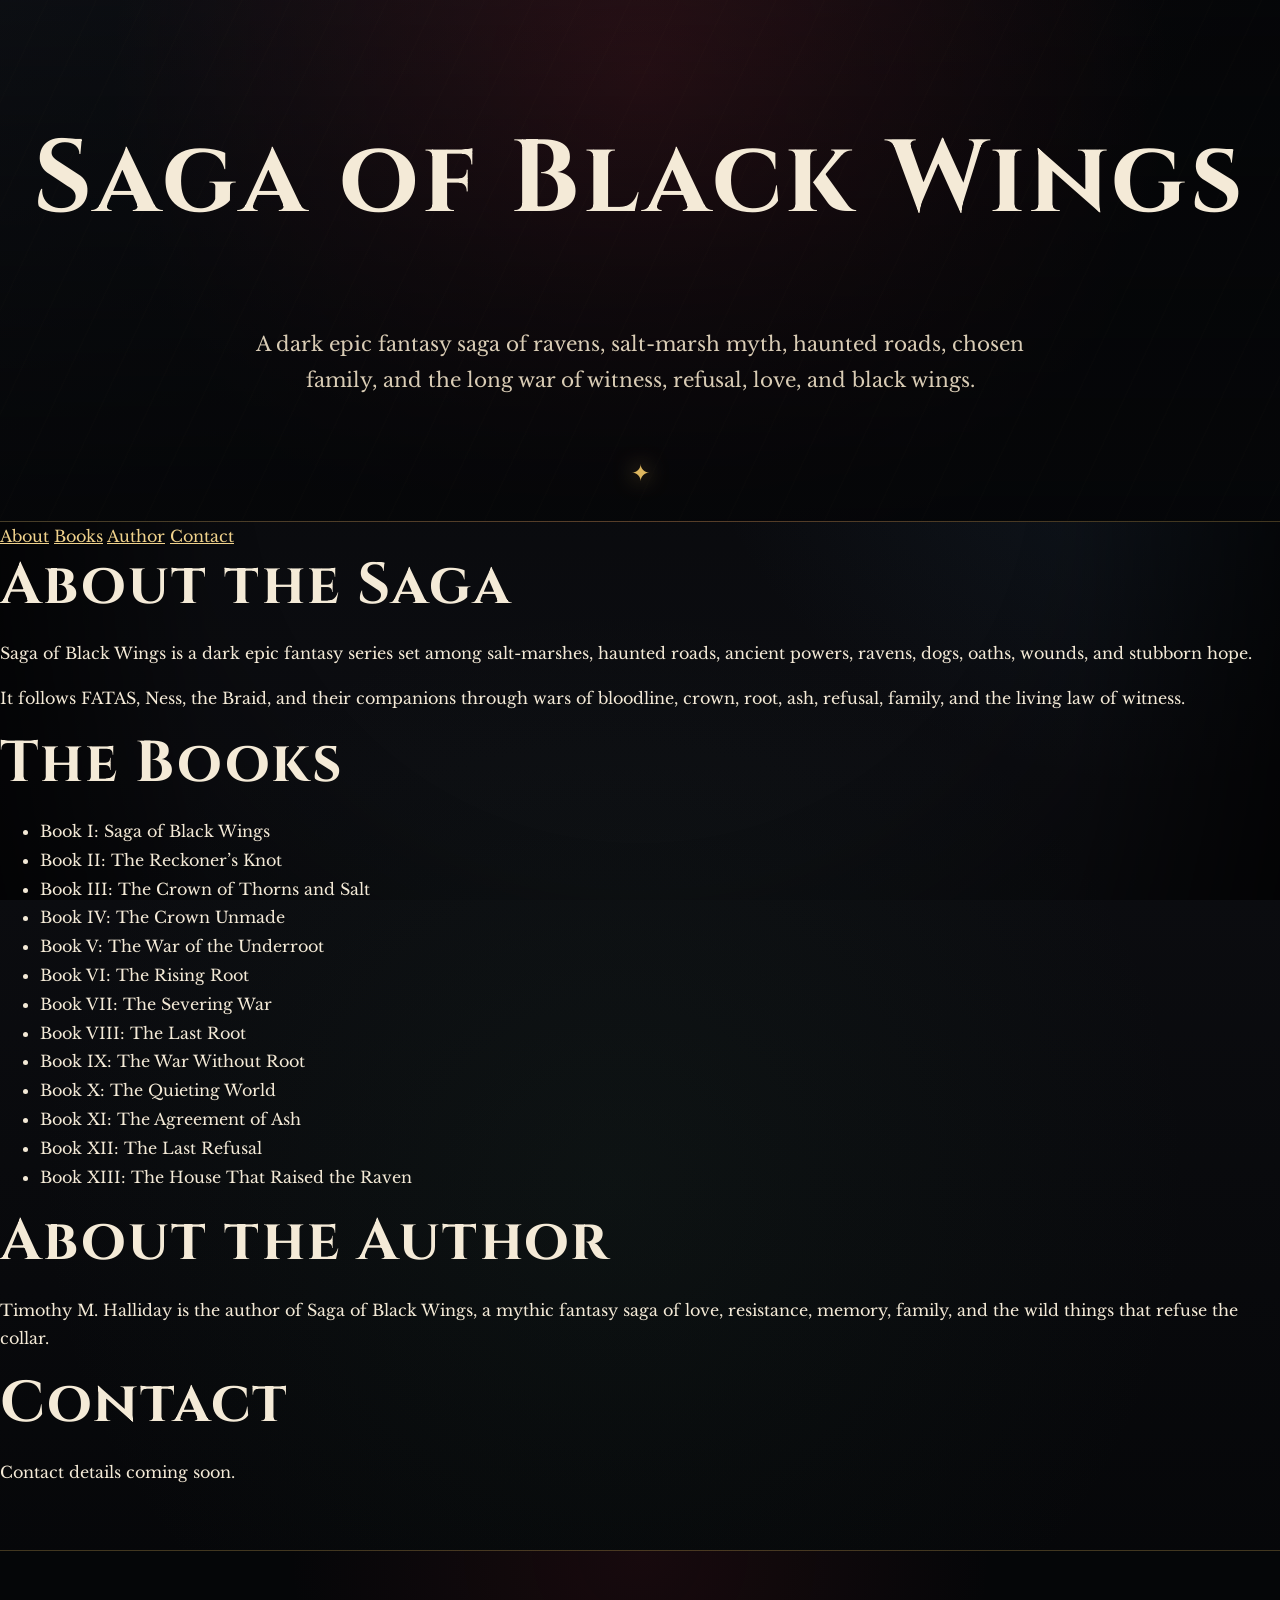
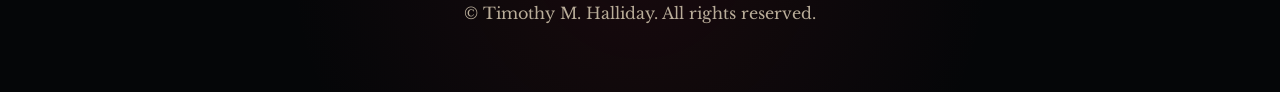
<file: Index.html>
<!DOCTYPE html>

<html lang="en">

<head>

  <meta charset="UTF-8">

  <meta name="viewport" content="width=device-width, initial-scale=1.0">

  <title>Saga of Black Wings</title>

  <link rel="stylesheet" href="style.css">

</head>

<body>

  <header class="hero">

    <h1>Saga of Black Wings</h1>

    <p class="tagline">A dark epic fantasy saga of ravens, salt-marsh myth, haunted roads, chosen family, and the long war of witness, refusal, love, and black wings.</p>

  </header>

  <nav>

    <a href="#about">About</a>

    <a href="#books">Books</a>

    <a href="#author">Author</a>

    <a href="#contact">Contact</a>

  </nav>

  <main>

    <section id="about">

      <h2>About the Saga</h2>

      <p>

        Saga of Black Wings is a dark epic fantasy series set among salt-marshes,

        haunted roads, ancient powers, ravens, dogs, oaths, wounds, and stubborn hope.

      </p>

      <p>

        It follows FATAS, Ness, the Braid, and their companions through wars of bloodline,

        crown, root, ash, refusal, family, and the living law of witness.

      </p>

    </section>

    <section id="books">

      <h2>The Books</h2>

      <ul>

        <li>Book I: Saga of Black Wings</li>

        <li>Book II: The Reckoner’s Knot</li>

        <li>Book III: The Crown of Thorns and Salt</li>

        <li>Book IV: The Crown Unmade</li>

        <li>Book V: The War of the Underroot</li>

        <li>Book VI: The Rising Root</li>

        <li>Book VII: The Severing War</li>

        <li>Book VIII: The Last Root</li>

        <li>Book IX: The War Without Root</li>

        <li>Book X: The Quieting World</li>

        <li>Book XI: The Agreement of Ash</li>

        <li>Book XII: The Last Refusal</li>

        <li>Book XIII: The House That Raised the Raven</li>

      </ul>

    </section>

    <section id="author">

      <h2>About the Author</h2>

      <p>

        Timothy M. Halliday is the author of Saga of Black Wings, a mythic fantasy saga

        of love, resistance, memory, family, and the wild things that refuse the collar.

      </p>

    </section>

    <section id="contact">

      <h2>Contact</h2>

      <p>Contact details coming soon.</p>

    </section>

  </main>

  <footer>

    <p>© Timothy M. Halliday. All rights reserved.</p>

  </footer>

</body>

</html>
</file>
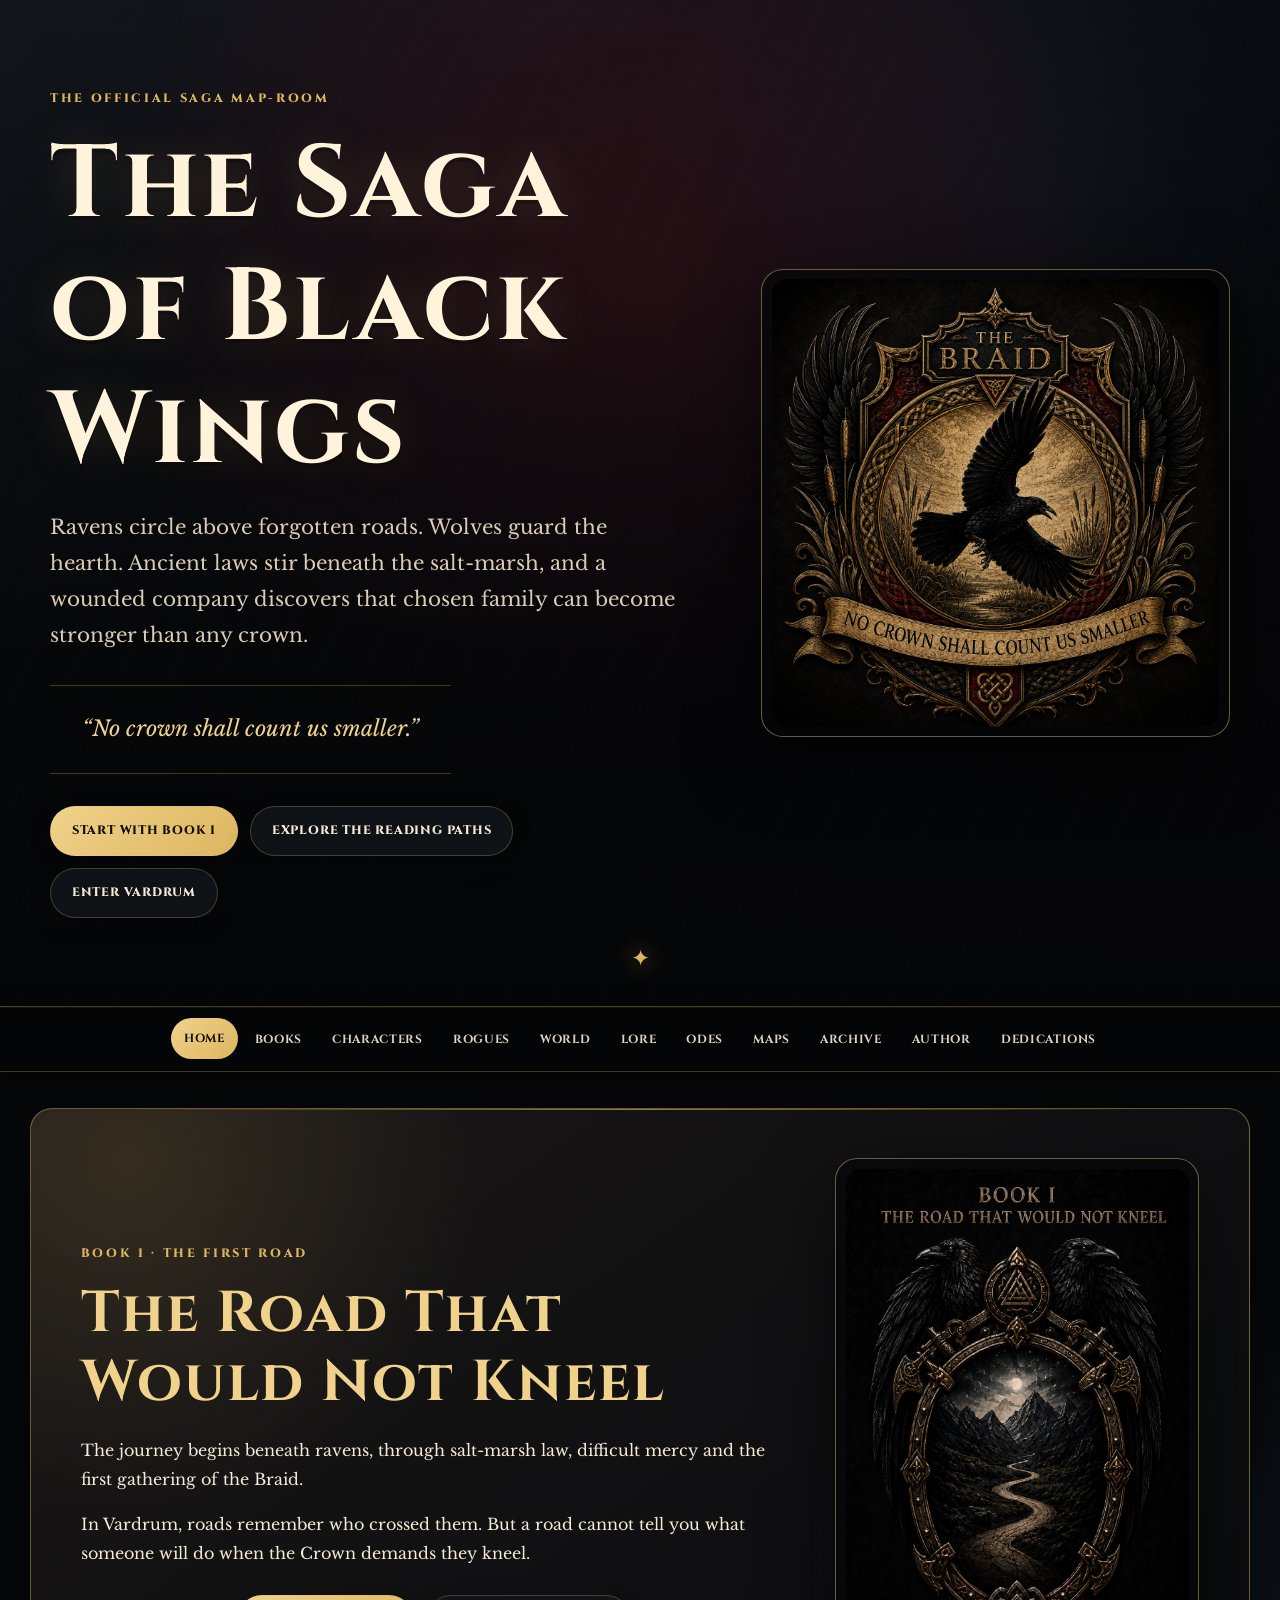
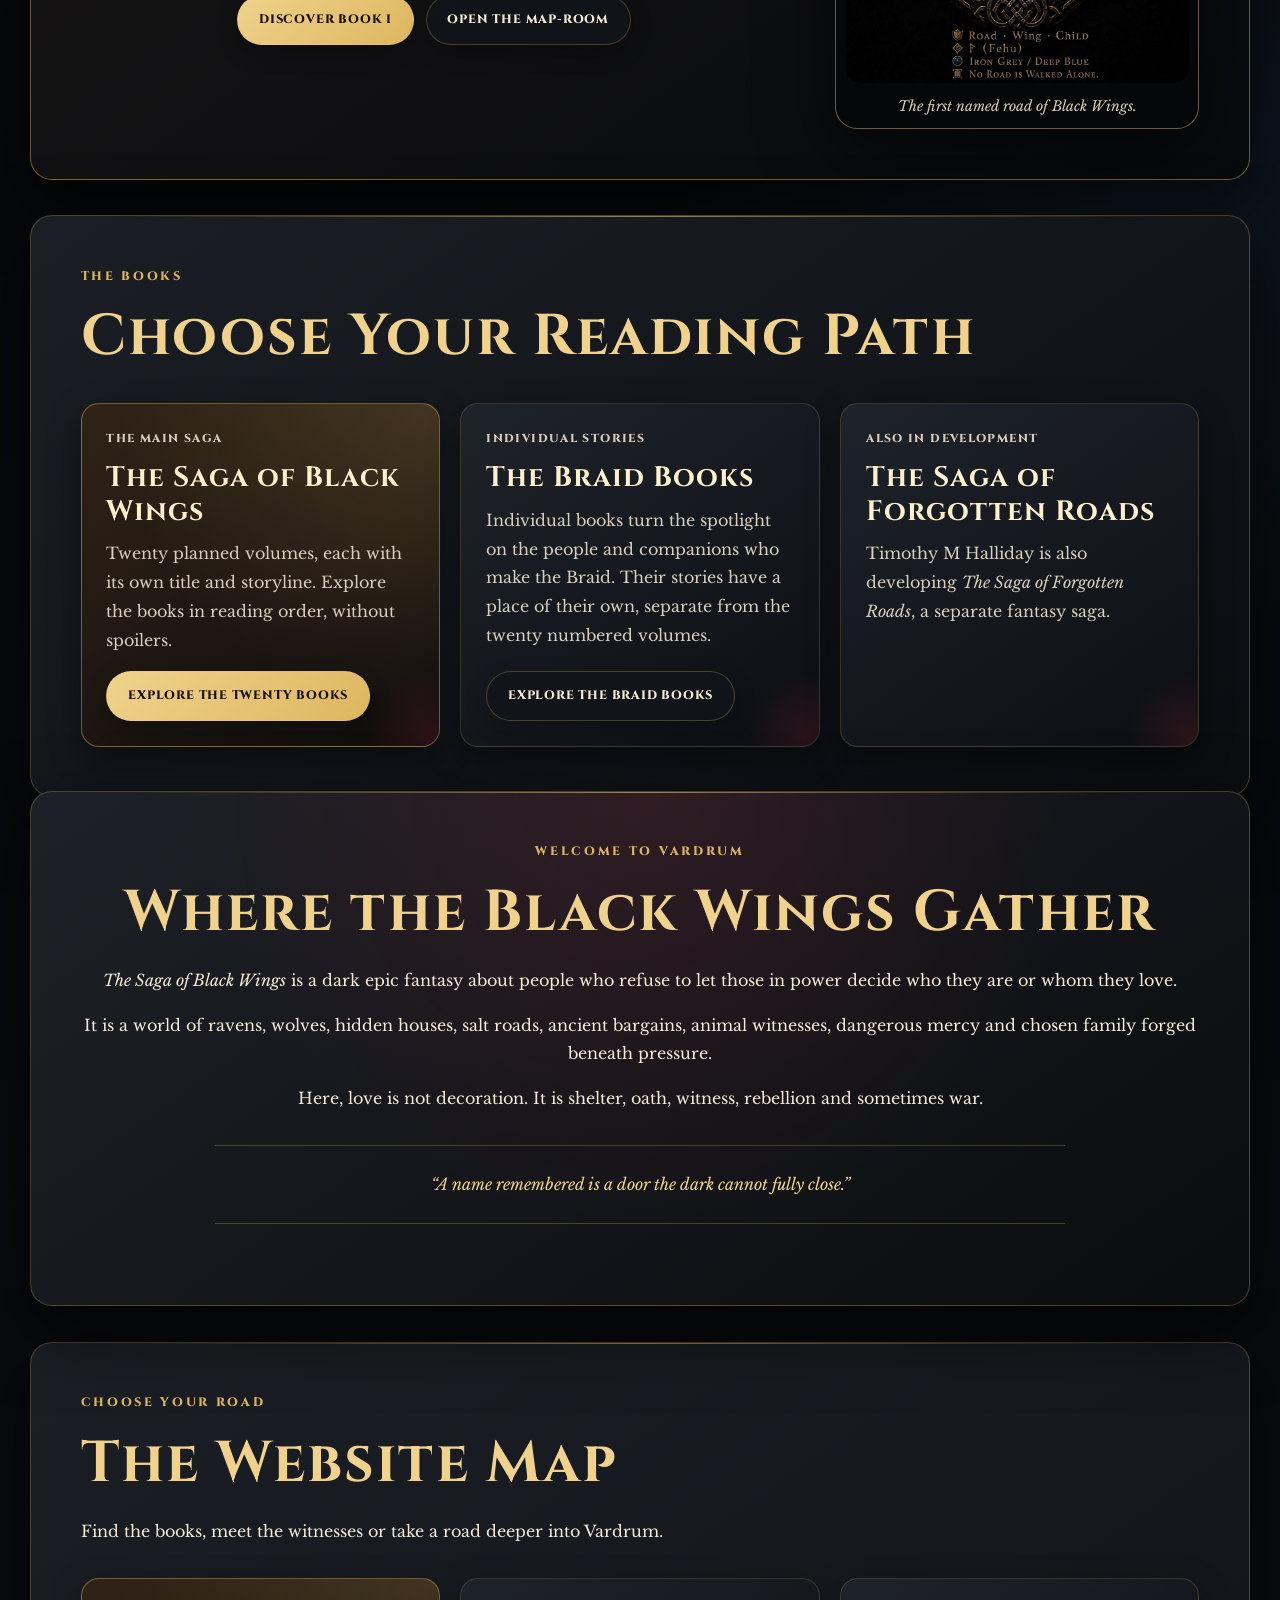
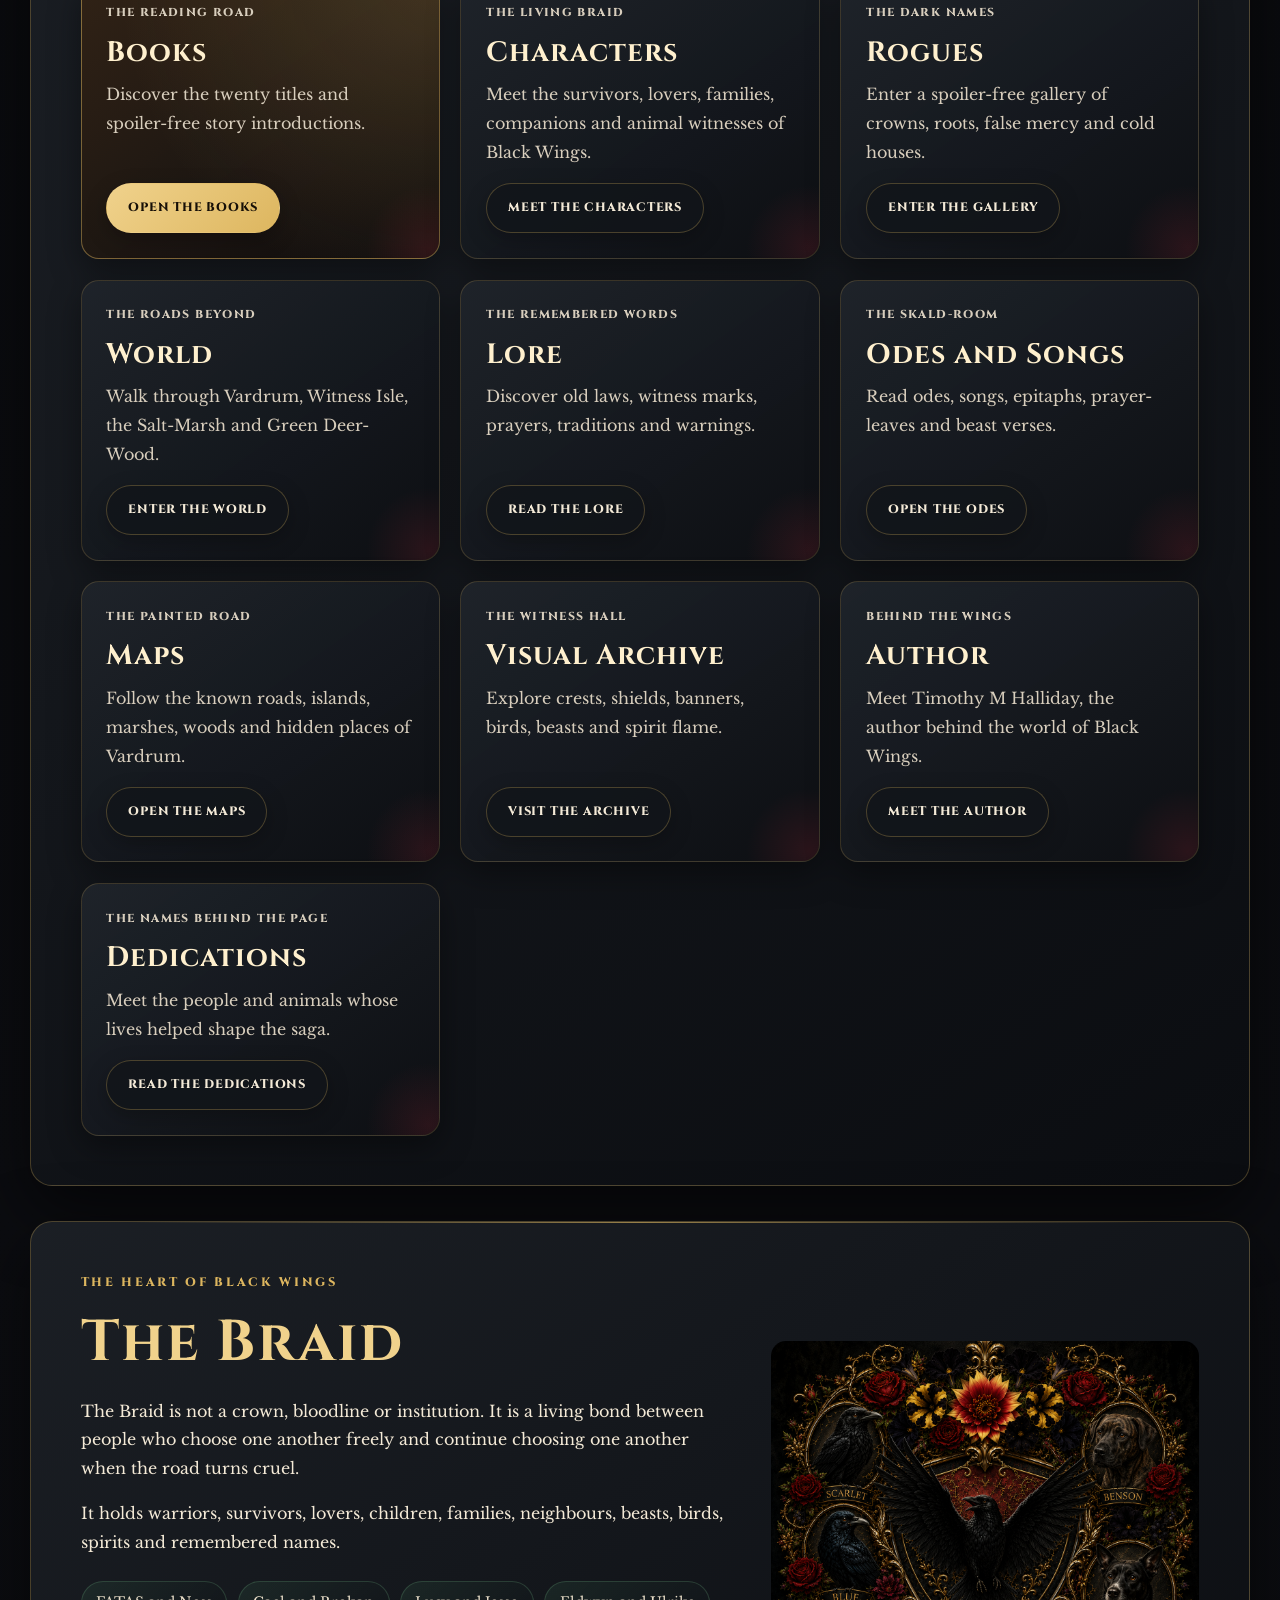
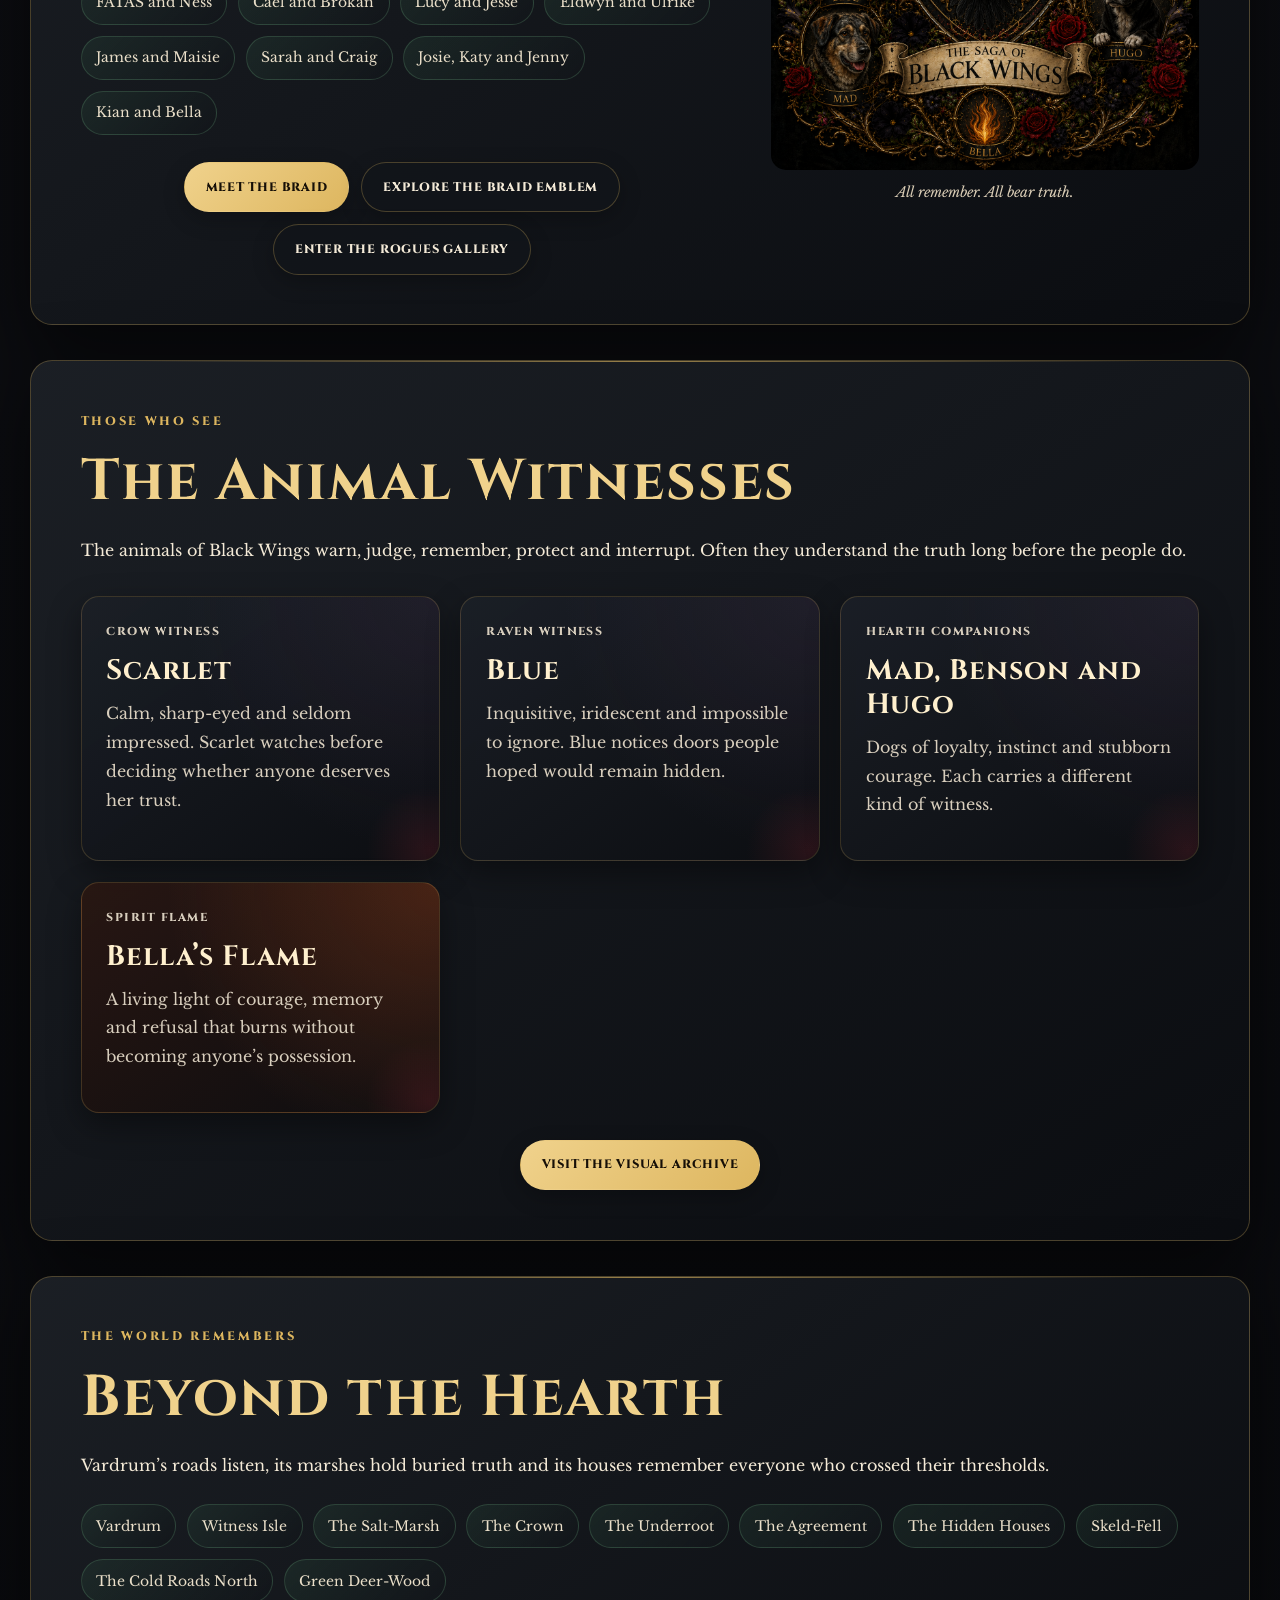
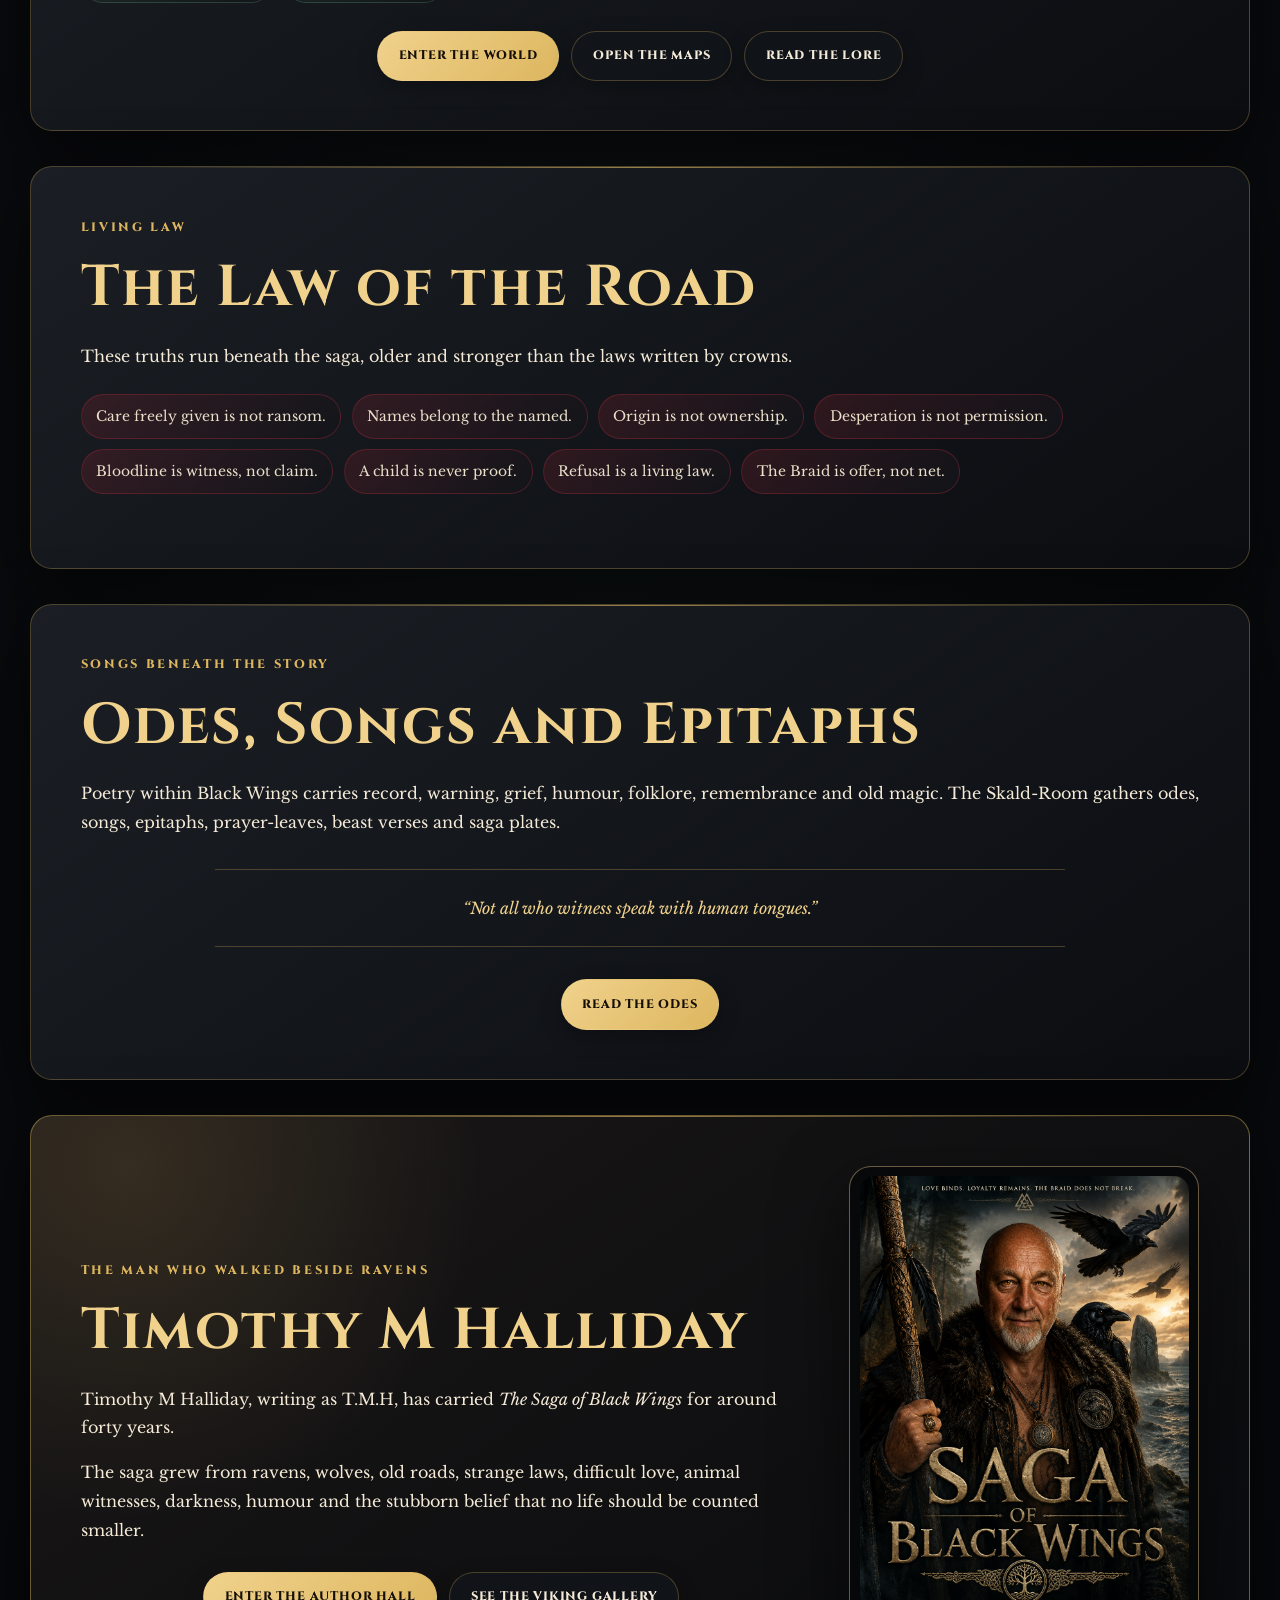
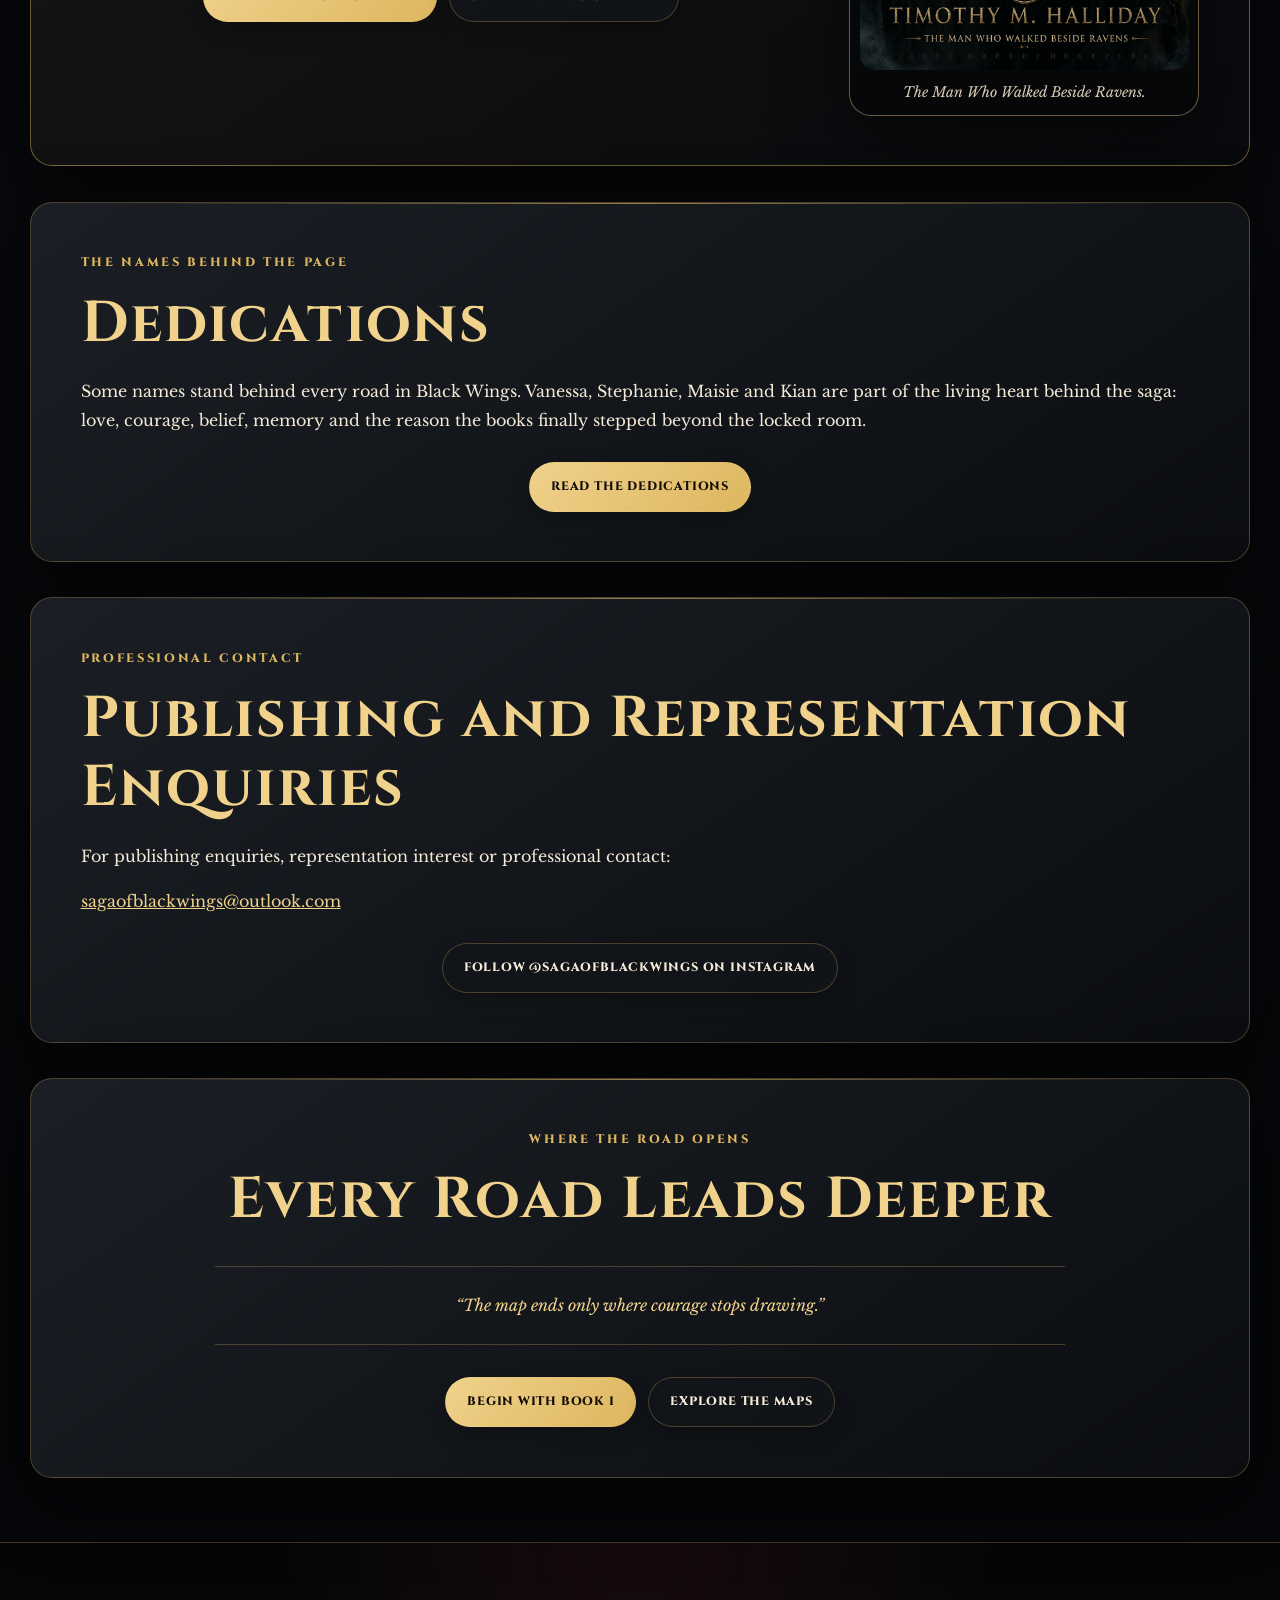
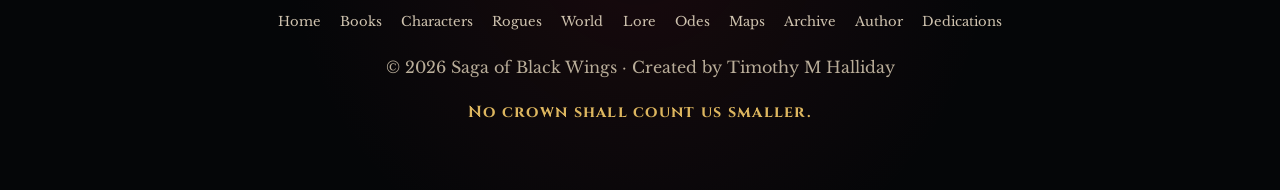
<file: index.html>
<!DOCTYPE html>
<html lang="en">
<head>
  <meta charset="UTF-8" />
  <meta name="viewport" content="width=device-width, initial-scale=1.0" />

  <title>The Saga of Black Wings | Timothy M Halliday</title>
  <meta name="description" content="Enter Vardrum, the world of The Saga of Black Wings by Timothy M Halliday. Begin with The Road That Would Not Kneel and explore the twenty planned volumes and the individual Braid books." />
  <meta name="author" content="Timothy M Halliday" />
  <meta name="theme-color" content="#050608" />
  <meta name="google-site-verification" content="1uTihbqP5mN3NeGrz_2YrQtcU2OR1KrVZ1eK5cvLFN4" />

  <meta property="og:title" content="The Saga of Black Wings" />
  <meta property="og:description" content="Ravens, wolves, chosen family, ancient law, dangerous mercy and love that refuses ownership." />
  <meta property="og:type" content="website" />
  <meta property="og:url" content="https://sagaofblackwings.com/" />
  <meta property="og:image" content="https://sagaofblackwings.com/F8098CC8-B454-449C-B6F1-3623429B74A1.png" />
  <meta property="og:image:alt" content="The Braid crest from The Saga of Black Wings" />

  <meta name="twitter:card" content="summary_large_image" />
  <meta name="twitter:title" content="The Saga of Black Wings" />
  <meta name="twitter:description" content="Enter Vardrum, where black wings witness, old roads remember and no crown may count the Braid smaller." />
  <meta name="twitter:image" content="https://sagaofblackwings.com/F8098CC8-B454-449C-B6F1-3623429B74A1.png" />

  <link rel="canonical" href="https://sagaofblackwings.com/" />
  <link rel="stylesheet" href="style.css" />

  <style>
    .home-hero {
      min-height: 90vh;
      padding-block: clamp(2.5rem, 8vw, 5.5rem);
    }

    .home-hero-layout {
      display: grid;
      grid-template-columns: minmax(0, 1.15fr) minmax(0, .85fr);
      gap: clamp(2rem, 6vw, 5rem);
      align-items: center;
      width: min(100%, 1180px);
      margin-inline: auto;
    }

    .home-hero .hero-text { width: 100%; text-align: left; }
    .home-hero .tagline, .home-hero .hero-quote { margin-left: 0; }
    .home-hero .hero-buttons { justify-content: flex-start; }

    .hero-crest, .first-book-panel figure, .viking-home-portrait {
      box-sizing: border-box;
      margin: 0;
      padding: .6rem;
      background: rgba(5, 6, 8, .72);
      border: 1px solid rgba(240, 210, 140, .42);
      border-radius: 22px;
      box-shadow: var(--shadow);
    }

    .hero-crest img, .first-book-panel img, .home-image-panel img,
    .viking-home-portrait img {
      display: block;
      width: 100%;
      height: auto;
      border-radius: 15px;
    }

    .first-book-panel, .home-image-panel, .home-author-panel {
      display: grid;
      gap: clamp(1.5rem, 4vw, 3rem);
      align-items: center;
    }

    .first-book-panel {
      grid-template-columns: minmax(0, 1.32fr) minmax(0, .68fr);
    }

    .home-image-panel { grid-template-columns: minmax(0, 1.2fr) minmax(0, .8fr); }
    .home-author-panel { grid-template-columns: minmax(0, 1fr) minmax(0, 350px); }
    .home-image-panel figure { margin: 0; }
    .viking-home-portrait img { max-height: 640px; object-fit: contain; }

    .first-book-panel, .viking-home-panel {
      border-color: rgba(221, 182, 95, .45);
      background:
        radial-gradient(circle at 8% 8%, rgba(221, 182, 95, .14), transparent 22rem),
        linear-gradient(145deg, #1a1717, #080a0d);
    }

    .mini-note {
      padding-top: .65rem;
      color: var(--parchment-soft);
      font-size: .875rem;
      font-style: italic;
      text-align: center;
    }

    .home-map-grid, .reading-paths {
      grid-template-columns: repeat(3, minmax(0, 1fr));
    }

    .home-map-grid .book-card, .reading-paths .book-card {
      display: flex;
      flex-direction: column;
      min-width: 0;
    }

    .home-map-grid .button, .reading-paths .button {
      align-self: flex-start;
      margin-top: auto;
    }

    #book-one, #reading-paths, #braid-books, #forgotten-roads {
      scroll-margin-top: 6rem;
    }

    @media (max-width: 980px) {
      .home-hero { min-height: auto; }
      .home-hero-layout, .home-image-panel, .home-author-panel {
        grid-template-columns: 1fr;
      }
      .hero-crest, .home-image-panel figure, .viking-home-portrait {
        width: min(100%, 480px);
        margin-inline: auto;
      }
      .home-map-grid { grid-template-columns: repeat(2, minmax(0, 1fr)); }
    }

    @media (max-width: 760px) {
      .first-book-panel, .reading-paths { grid-template-columns: 1fr; }
      .first-book-panel figure { width: min(100%, 380px); margin-inline: auto; }
    }

    @media (max-width: 560px) {
      .home-map-grid { grid-template-columns: 1fr; }
      .home-hero .hero-buttons .button {
        box-sizing: border-box;
        width: 100%;
        text-align: center;
      }
    }
  </style>

  <script type="application/ld+json">
  {
    "@context": "https://schema.org",
    "@type": "WebSite",
    "name": "The Saga of Black Wings",
    "url": "https://sagaofblackwings.com/",
    "description": "The official website of The Saga of Black Wings by Timothy M Halliday.",
    "author": {
      "@type": "Person",
      "name": "Timothy M Halliday"
    }
  }
  </script>
</head>

<body>
  <a class="skip-link" href="#main-content">Skip to main content</a>

  <header class="page-hero home-hero">
    <div class="home-hero-layout">
      <div class="hero-text">
        <p class="eyebrow">The Official Saga Map-Room</p>
        <h1>The Saga of Black Wings</h1>
        <p class="tagline">
          Ravens circle above forgotten roads. Wolves guard the hearth.
          Ancient laws stir beneath the salt-marsh, and a wounded company
          discovers that chosen family can become stronger than any crown.
        </p>
        <blockquote class="hero-quote">“No crown shall count us smaller.”</blockquote>
        <div class="hero-buttons">
          <a href="books.html#book-one-road" class="button primary">Start with Book I</a>
          <a href="#reading-paths" class="button secondary">Explore the reading paths</a>
          <a href="world.html" class="button secondary">Enter Vardrum</a>
        </div>
      </div>

      <figure class="hero-crest">
        <img src="F8098CC8-B454-449C-B6F1-3623429B74A1.png"
             alt="The Braid crest with a black raven and the motto No Crown Shall Count Us Smaller"
             width="1254" height="1254" fetchpriority="high" />
      </figure>
    </div>
  </header>

  <nav class="site-nav" aria-label="Main navigation">
    <a href="index.html" aria-current="page">Home</a>
    <a href="books.html">Books</a>
    <a href="characters.html">Characters</a>
    <a href="rogues.html">Rogues</a>
    <a href="world.html">World</a>
    <a href="lore.html">Lore</a>
    <a href="odes.html">Odes</a>
    <a href="maps.html">Maps</a>
    <a href="archive.html">Archive</a>
    <a href="author.html">Author</a>
    <a href="dedications.html">Dedications</a>
  </nav>

  <main id="main-content">
    <section class="panel first-book-panel" id="book-one" aria-labelledby="book-one-heading">
      <div>
        <p class="eyebrow">Book I · The First Road</p>
        <h2 id="book-one-heading">The Road That Would Not Kneel</h2>
        <p>The journey begins beneath ravens, through salt-marsh law, difficult mercy and the first gathering of the Braid.</p>
        <p>In Vardrum, roads remember who crossed them. But a road cannot tell you what someone will do when the Crown demands they kneel.</p>
        <div class="hero-buttons">
          <a href="books.html#book-one-road" class="button primary">Discover Book I</a>
          <a href="maps.html" class="button secondary">Open the Map-Room</a>
        </div>
      </div>

      <figure>
        <a href="book-one-road-that-would-not-kneel-new-cover.png" aria-label="Open the Book I cover at full size">
          <img src="book-one-road-that-would-not-kneel-new-cover.png"
               alt="Front cover of Book I, The Road That Would Not Kneel"
               width="715" height="1024" />
        </a>
        <figcaption class="mini-note">The first named road of Black Wings.</figcaption>
      </figure>
    </section>

    <section class="panel" id="reading-paths" aria-labelledby="reading-paths-heading">
      <p class="eyebrow">The Books</p>
      <h2 id="reading-paths-heading">Choose Your Reading Path</h2>

      <div class="book-grid reading-paths">
        <article class="book-card featured-book">
          <p class="book-number">The Main Saga</p>
          <h3>The Saga of Black Wings</h3>
          <p>Twenty planned volumes, each with its own title and storyline. Explore the books in reading order, without spoilers.</p>
          <a href="books.html" class="button primary">Explore the Twenty Books</a>
        </article>

        <article class="book-card" id="braid-books">
          <p class="book-number">Individual Stories</p>
          <h3>The Braid Books</h3>
          <p>Individual books turn the spotlight on the people and companions who make the Braid. Their stories have a place of their own, separate from the twenty numbered volumes.</p>
          <a href="books.html#braid-books" class="button secondary">Explore the Braid Books</a>
        </article>

        <article class="book-card" id="forgotten-roads">
          <p class="book-number">Also in Development</p>
          <h3>The Saga of Forgotten Roads</h3>
          <p>Timothy M Halliday is also developing <em>The Saga of Forgotten Roads</em>, a separate fantasy saga.</p>
        </article>
      </div>
    </section>

    <section class="panel intro-panel">
      <p class="eyebrow">Welcome to Vardrum</p>
      <h2>Where the Black Wings Gather</h2>
      <p><em>The Saga of Black Wings</em> is a dark epic fantasy about people who refuse to let those in power decide who they are or whom they love.</p>
      <p>It is a world of ravens, wolves, hidden houses, salt roads, ancient bargains, animal witnesses, dangerous mercy and chosen family forged beneath pressure.</p>
      <p>Here, love is not decoration. It is shelter, oath, witness, rebellion and sometimes war.</p>
      <blockquote>“A name remembered is a door the dark cannot fully close.”</blockquote>
    </section>

    <section class="panel">
      <p class="eyebrow">Choose Your Road</p>
      <h2>The Website Map</h2>
      <p>Find the books, meet the witnesses or take a road deeper into Vardrum.</p>

      <div class="book-grid home-map-grid">
        <article class="book-card featured-book">
          <p class="book-number">The Reading Road</p>
          <h3>Books</h3>
          <p>Discover the twenty titles and spoiler-free story introductions.</p>
          <a href="books.html" class="button primary">Open the Books</a>
        </article>

        <article class="book-card">
          <p class="book-number">The Living Braid</p>
          <h3>Characters</h3>
          <p>Meet the survivors, lovers, families, companions and animal witnesses of Black Wings.</p>
          <a href="characters.html" class="button secondary">Meet the Characters</a>
        </article>

        <article class="book-card">
          <p class="book-number">The Dark Names</p>
          <h3>Rogues</h3>
          <p>Enter a spoiler-free gallery of crowns, roots, false mercy and cold houses.</p>
          <a href="rogues.html" class="button secondary">Enter the Gallery</a>
        </article>

        <article class="book-card">
          <p class="book-number">The Roads Beyond</p>
          <h3>World</h3>
          <p>Walk through Vardrum, Witness Isle, the Salt-Marsh and Green Deer-Wood.</p>
          <a href="world.html" class="button secondary">Enter the World</a>
        </article>

        <article class="book-card">
          <p class="book-number">The Remembered Words</p>
          <h3>Lore</h3>
          <p>Discover old laws, witness marks, prayers, traditions and warnings.</p>
          <a href="lore.html" class="button secondary">Read the Lore</a>
        </article>

        <article class="book-card">
          <p class="book-number">The Skald-Room</p>
          <h3>Odes and Songs</h3>
          <p>Read odes, songs, epitaphs, prayer-leaves and beast verses.</p>
          <a href="odes.html" class="button secondary">Open the Odes</a>
        </article>

        <article class="book-card">
          <p class="book-number">The Painted Road</p>
          <h3>Maps</h3>
          <p>Follow the known roads, islands, marshes, woods and hidden places of Vardrum.</p>
          <a href="maps.html" class="button secondary">Open the Maps</a>
        </article>

        <article class="book-card">
          <p class="book-number">The Witness Hall</p>
          <h3>Visual Archive</h3>
          <p>Explore crests, shields, banners, birds, beasts and spirit flame.</p>
          <a href="archive.html" class="button secondary">Visit the Archive</a>
        </article>

        <article class="book-card">
          <p class="book-number">Behind the Wings</p>
          <h3>Author</h3>
          <p>Meet Timothy M Halliday, the author behind the world of Black Wings.</p>
          <a href="author.html" class="button secondary">Meet the Author</a>
        </article>

        <article class="book-card">
          <p class="book-number">The Names Behind the Page</p>
          <h3>Dedications</h3>
          <p>Meet the people and animals whose lives helped shape the saga.</p>
          <a href="dedications.html" class="button secondary">Read the Dedications</a>
        </article>
      </div>
    </section>

    <section class="panel">
      <div class="home-image-panel">
        <div>
          <p class="eyebrow">The Heart of Black Wings</p>
          <h2>The Braid</h2>
          <p>The Braid is not a crown, bloodline or institution. It is a living bond between people who choose one another freely and continue choosing one another when the road turns cruel.</p>
          <p>It holds warriors, survivors, lovers, children, families, neighbours, beasts, birds, spirits and remembered names.</p>

          <div class="lore-list">
            <span>FATAS and Ness</span>
            <span>Cael and Brokan</span>
            <span>Lucy and Jesse</span>
            <span>Eldwyn and Ulrike</span>
            <span>James and Maisie</span>
            <span>Sarah and Craig</span>
            <span>Josie, Katy and Jenny</span>
            <span>Kian and Bella</span>
          </div>

          <div class="hero-buttons">
            <a href="characters.html" class="button primary">Meet the Braid</a>
            <a href="braid.html" class="button secondary">Explore the Braid Emblem</a>
            <a href="rogues.html" class="button secondary">Enter the Rogues Gallery</a>
          </div>
        </div>

        <figure>
          <img src="AB854AAB-8F11-4453-B5D2-F5850178C570.png"
               alt="The full animal crest of The Saga of Black Wings"
               width="1254" height="1254" loading="lazy" />
          <figcaption class="mini-note">All remember. All bear truth.</figcaption>
        </figure>
      </div>
    </section>

    <section class="panel">
      <p class="eyebrow">Those Who See</p>
      <h2>The Animal Witnesses</h2>
      <p>The animals of Black Wings warn, judge, remember, protect and interrupt. Often they understand the truth long before the people do.</p>

      <div class="book-grid">
        <article class="character-card animal-card">
          <p class="role">Crow Witness</p>
          <h3>Scarlet</h3>
          <p>Calm, sharp-eyed and seldom impressed. Scarlet watches before deciding whether anyone deserves her trust.</p>
        </article>

        <article class="character-card animal-card">
          <p class="role">Raven Witness</p>
          <h3>Blue</h3>
          <p>Inquisitive, iridescent and impossible to ignore. Blue notices doors people hoped would remain hidden.</p>
        </article>

        <article class="character-card animal-card">
          <p class="role">Hearth Companions</p>
          <h3>Mad, Benson and Hugo</h3>
          <p>Dogs of loyalty, instinct and stubborn courage. Each carries a different kind of witness.</p>
        </article>

        <article class="character-card spirit-card">
          <p class="role">Spirit Flame</p>
          <h3>Bella’s Flame</h3>
          <p>A living light of courage, memory and refusal that burns without becoming anyone’s possession.</p>
        </article>
      </div>

      <div class="hero-buttons">
        <a href="archive.html" class="button primary">Visit the Visual Archive</a>
      </div>
    </section>

    <section class="panel">
      <p class="eyebrow">The World Remembers</p>
      <h2>Beyond the Hearth</h2>
      <p>Vardrum’s roads listen, its marshes hold buried truth and its houses remember everyone who crossed their thresholds.</p>

      <div class="lore-list">
        <span>Vardrum</span>
        <span>Witness Isle</span>
        <span>The Salt-Marsh</span>
        <span>The Crown</span>
        <span>The Underroot</span>
        <span>The Agreement</span>
        <span>The Hidden Houses</span>
        <span>Skeld-Fell</span>
        <span>The Cold Roads North</span>
        <span>Green Deer-Wood</span>
      </div>

      <div class="hero-buttons">
        <a href="world.html" class="button primary">Enter the World</a>
        <a href="maps.html" class="button secondary">Open the Maps</a>
        <a href="lore.html" class="button secondary">Read the Lore</a>
      </div>
    </section>

    <section class="panel">
      <p class="eyebrow">Living Law</p>
      <h2>The Law of the Road</h2>
      <p>These truths run beneath the saga, older and stronger than the laws written by crowns.</p>

      <div class="lore-list law-list">
        <span>Care freely given is not ransom.</span>
        <span>Names belong to the named.</span>
        <span>Origin is not ownership.</span>
        <span>Desperation is not permission.</span>
        <span>Bloodline is witness, not claim.</span>
        <span>A child is never proof.</span>
        <span>Refusal is a living law.</span>
        <span>The Braid is offer, not net.</span>
      </div>
    </section>

    <section class="panel">
      <p class="eyebrow">Songs Beneath the Story</p>
      <h2>Odes, Songs and Epitaphs</h2>
      <p>Poetry within Black Wings carries record, warning, grief, humour, folklore, remembrance and old magic. The Skald-Room gathers odes, songs, epitaphs, prayer-leaves, beast verses and saga plates.</p>
      <blockquote>“Not all who witness speak with human tongues.”</blockquote>

      <div class="hero-buttons">
        <a href="odes.html" class="button primary">Read the Odes</a>
      </div>
    </section>

    <section class="panel viking-home-panel">
      <div class="home-author-panel">
        <div>
          <p class="eyebrow">The Man Who Walked Beside Ravens</p>
          <h2>Timothy M Halliday</h2>
          <p>Timothy M Halliday, writing as T.M.H, has carried <em>The Saga of Black Wings</em> for around forty years.</p>
          <p>The saga grew from ravens, wolves, old roads, strange laws, difficult love, animal witnesses, darkness, humour and the stubborn belief that no life should be counted smaller.</p>

          <div class="hero-buttons">
            <a href="author.html" class="button primary">Enter the Author Hall</a>
            <a href="archive.html#author-portraits" class="button secondary">See the Viking Gallery</a>
          </div>
        </div>

        <figure class="viking-home-portrait">
          <img src="FBDC2E04-E0CF-487A-B8D1-BFC81CC3ADFB.png"
               alt="Fantasy portrait of Timothy M Halliday with golden serpent eyes, a raven and a staff"
               loading="lazy" />
          <figcaption class="mini-note">The Man Who Walked Beside Ravens.</figcaption>
        </figure>
      </div>
    </section>

    <section class="panel">
      <p class="eyebrow">The Names Behind the Page</p>
      <h2>Dedications</h2>
      <p>Some names stand behind every road in Black Wings. Vanessa, Stephanie, Maisie and Kian are part of the living heart behind the saga: love, courage, belief, memory and the reason the books finally stepped beyond the locked room.</p>

      <div class="hero-buttons">
        <a href="dedications.html" class="button primary">Read the Dedications</a>
      </div>
    </section>

    <section class="panel enquiry-panel">
      <p class="eyebrow">Professional Contact</p>
      <h2>Publishing and Representation Enquiries</h2>
      <p>For publishing enquiries, representation interest or professional contact:</p>
      <p><a href="mailto:sagaofblackwings@outlook.com">sagaofblackwings@outlook.com</a></p>

      <div class="hero-buttons">
        <a href="https://www.instagram.com/sagaofblackwings/"
           class="button secondary" target="_blank" rel="noopener noreferrer">
          Follow @sagaofblackwings on Instagram
        </a>
      </div>
    </section>

    <section class="panel final-road-panel">
      <p class="eyebrow">Where the Road Opens</p>
      <h2>Every Road Leads Deeper</h2>
      <blockquote>“The map ends only where courage stops drawing.”</blockquote>

      <div class="hero-buttons">
        <a href="books.html#book-one-road" class="button primary">Begin with Book I</a>
        <a href="maps.html" class="button secondary">Explore the Maps</a>
      </div>
    </section>
  </main>

  <footer>
    <nav class="footer-nav" aria-label="Footer navigation">
      <a href="index.html" aria-current="page">Home</a>
      <a href="books.html">Books</a>
      <a href="characters.html">Characters</a>
      <a href="rogues.html">Rogues</a>
      <a href="world.html">World</a>
      <a href="lore.html">Lore</a>
      <a href="odes.html">Odes</a>
      <a href="maps.html">Maps</a>
      <a href="archive.html">Archive</a>
      <a href="author.html">Author</a>
      <a href="dedications.html">Dedications</a>
    </nav>

    <p>© 2026 Saga of Black Wings · Created by Timothy M Halliday</p>
    <p class="footer-motto">No crown shall count us smaller.</p>
  </footer>
</body>
</html>
</file>
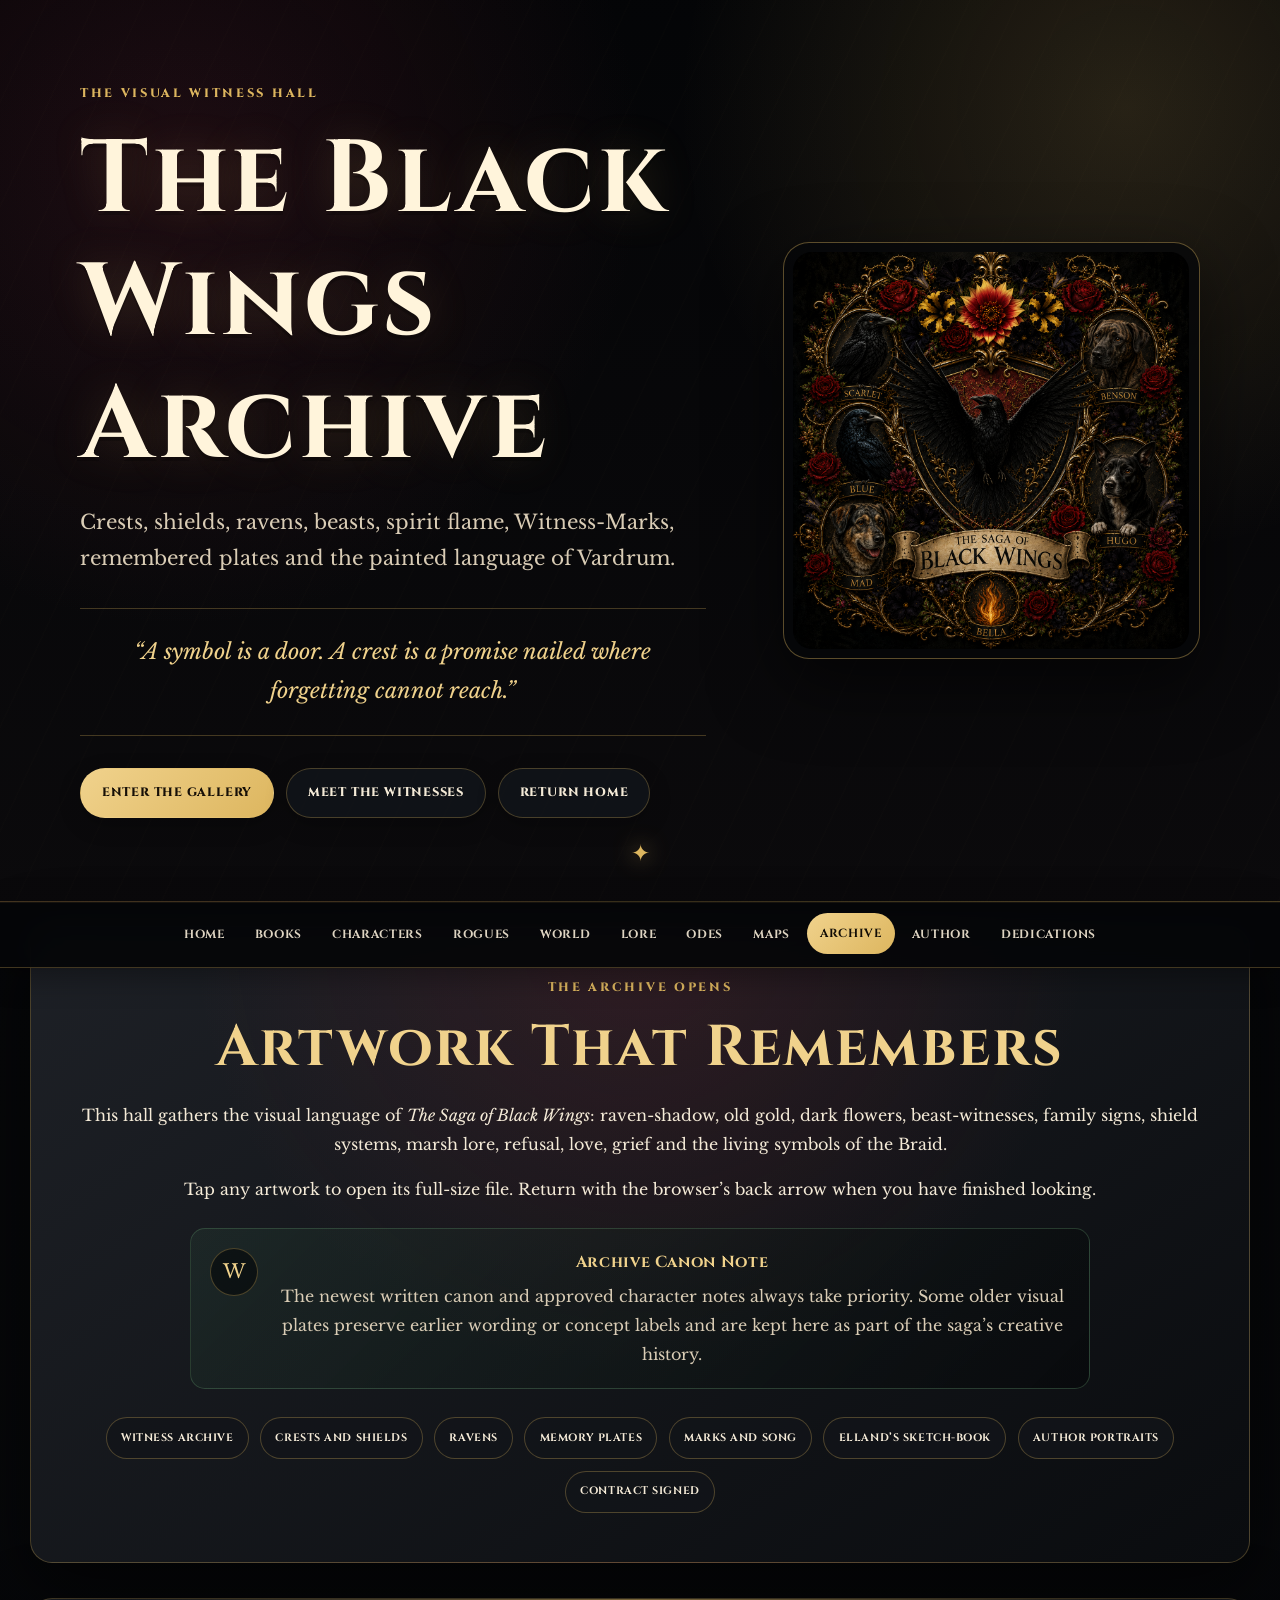
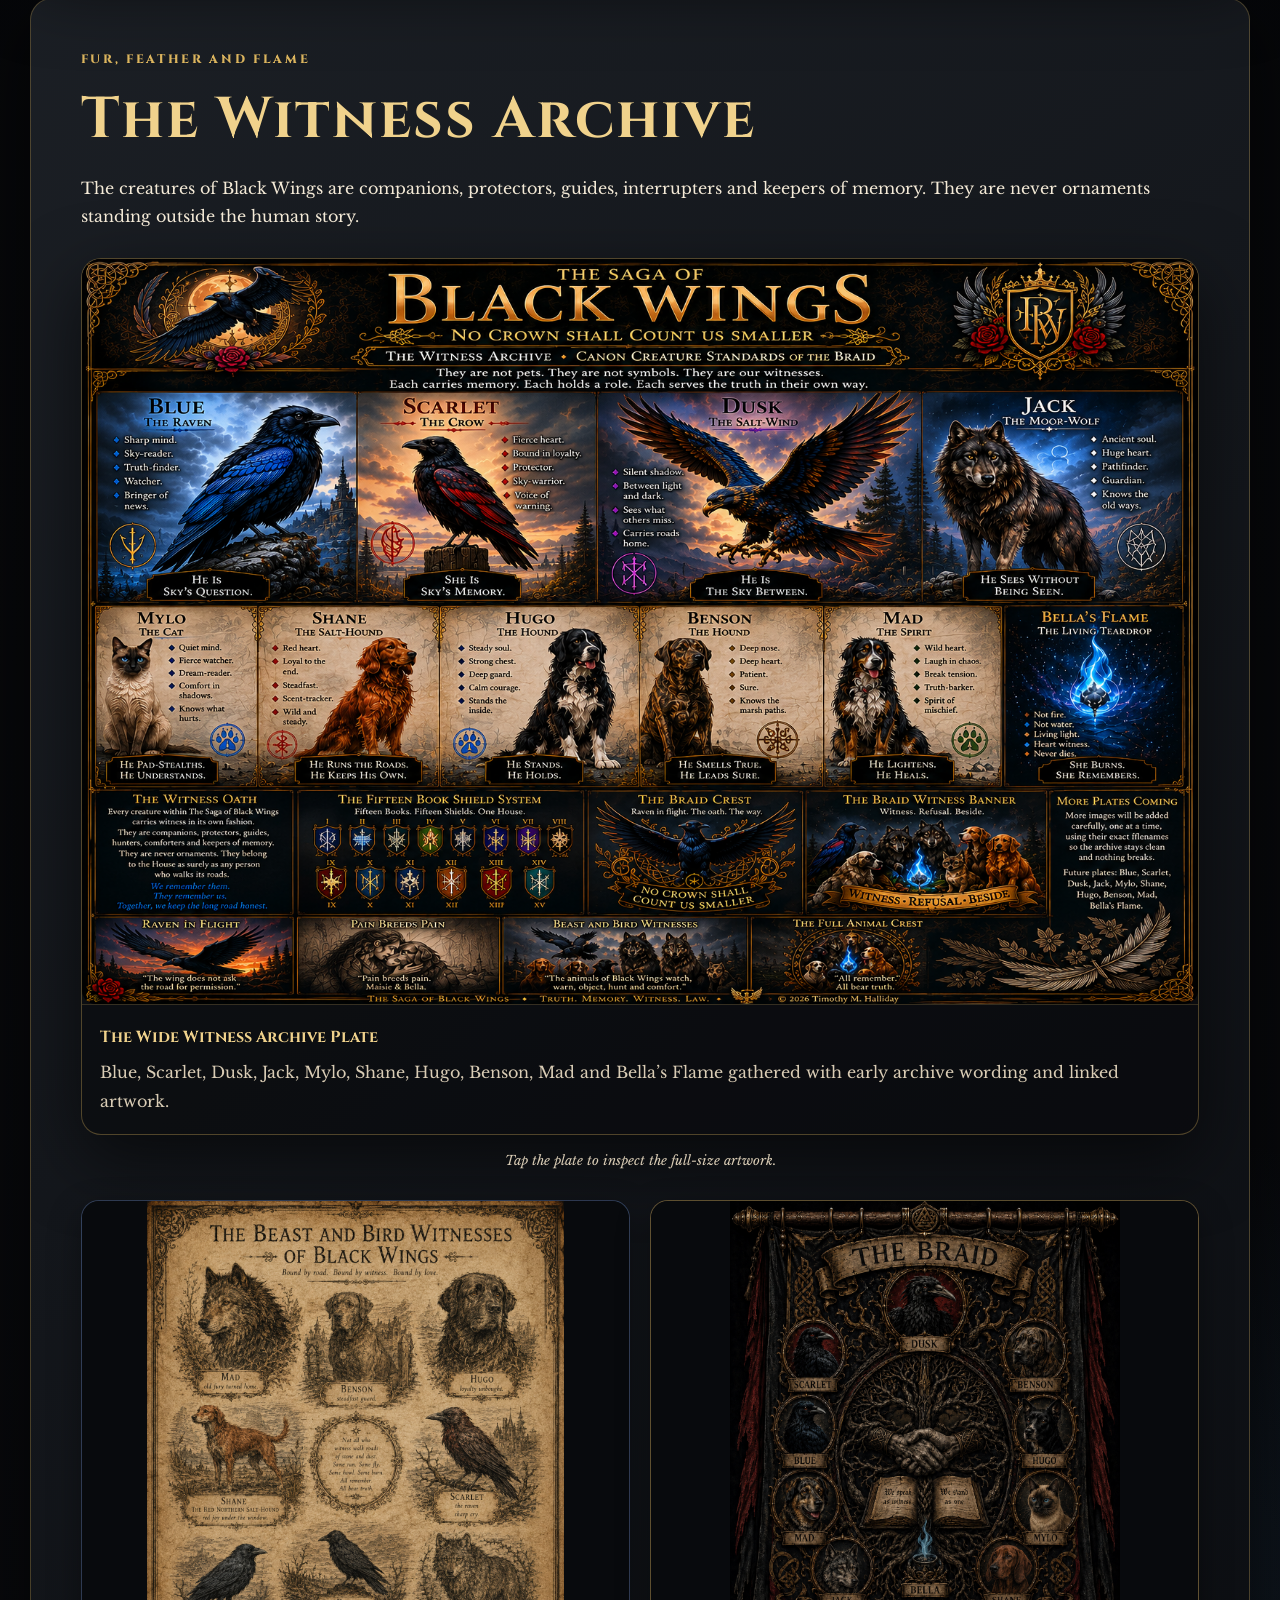
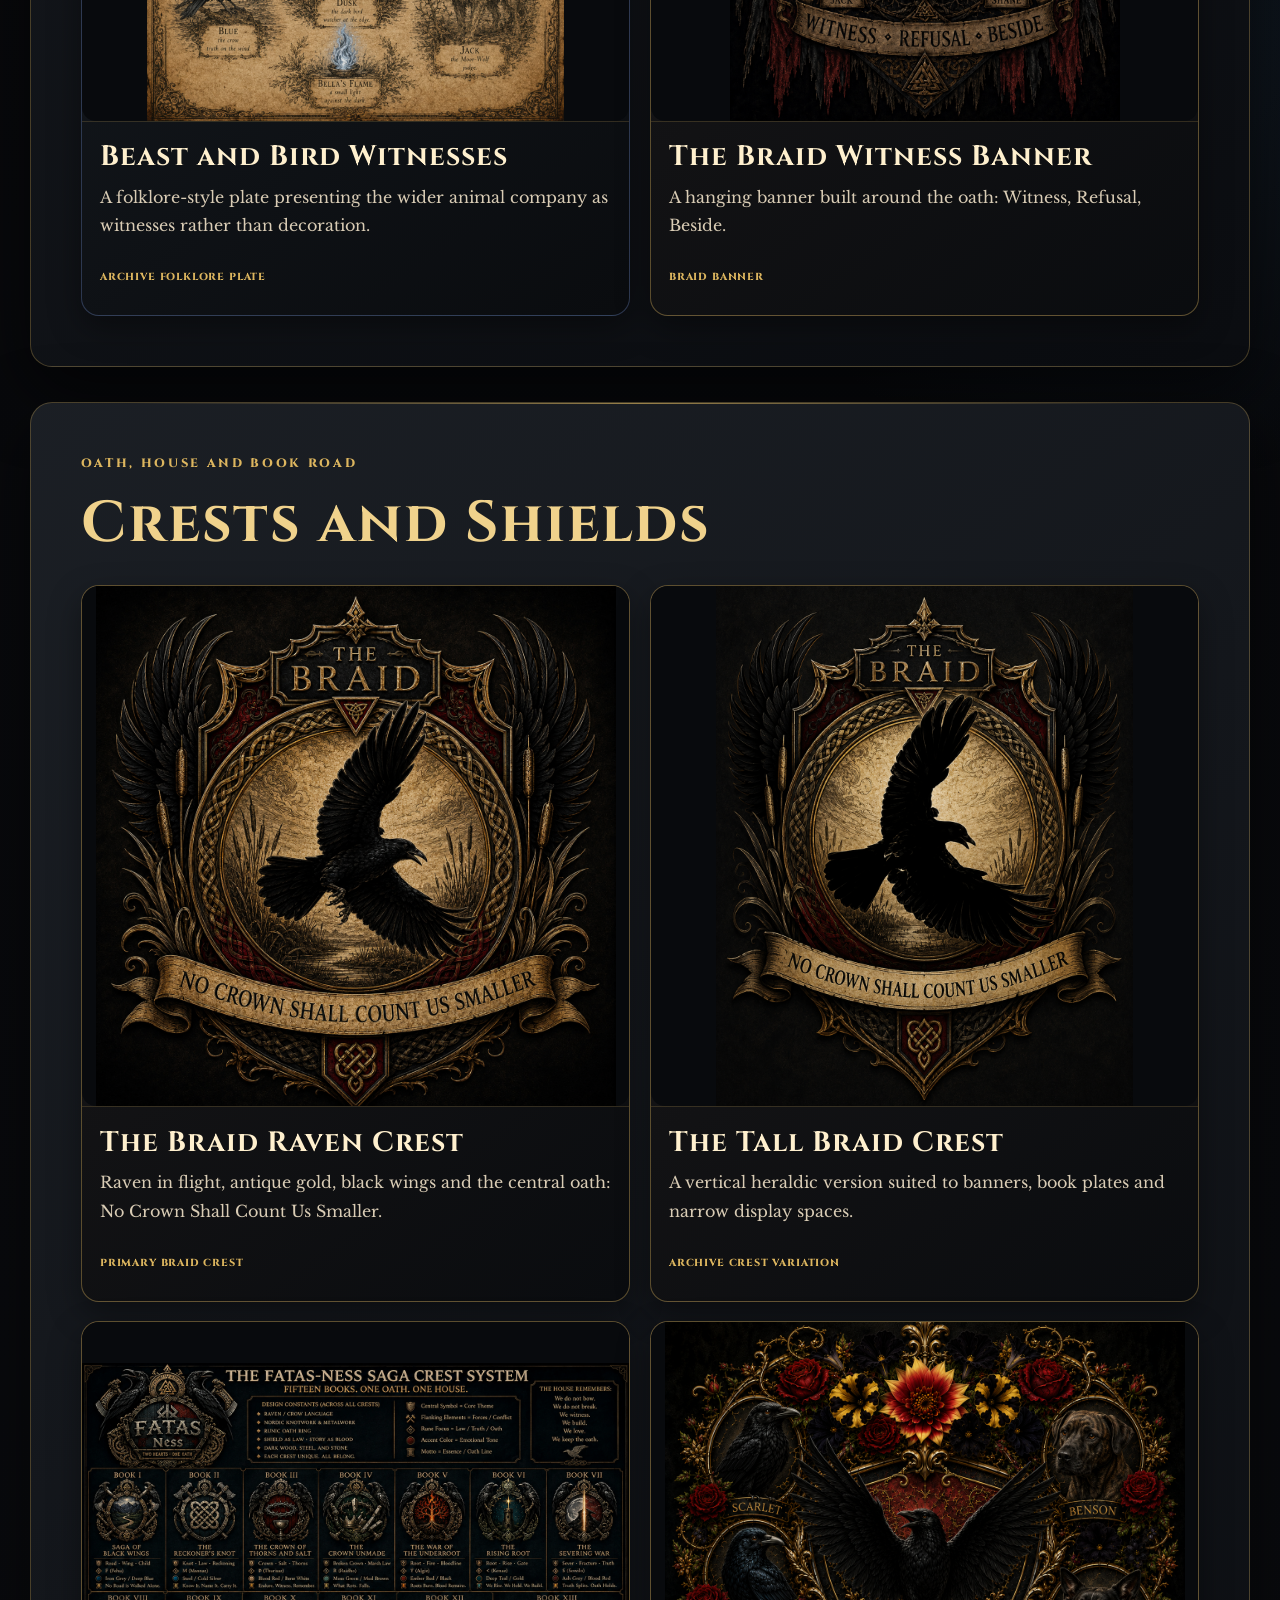
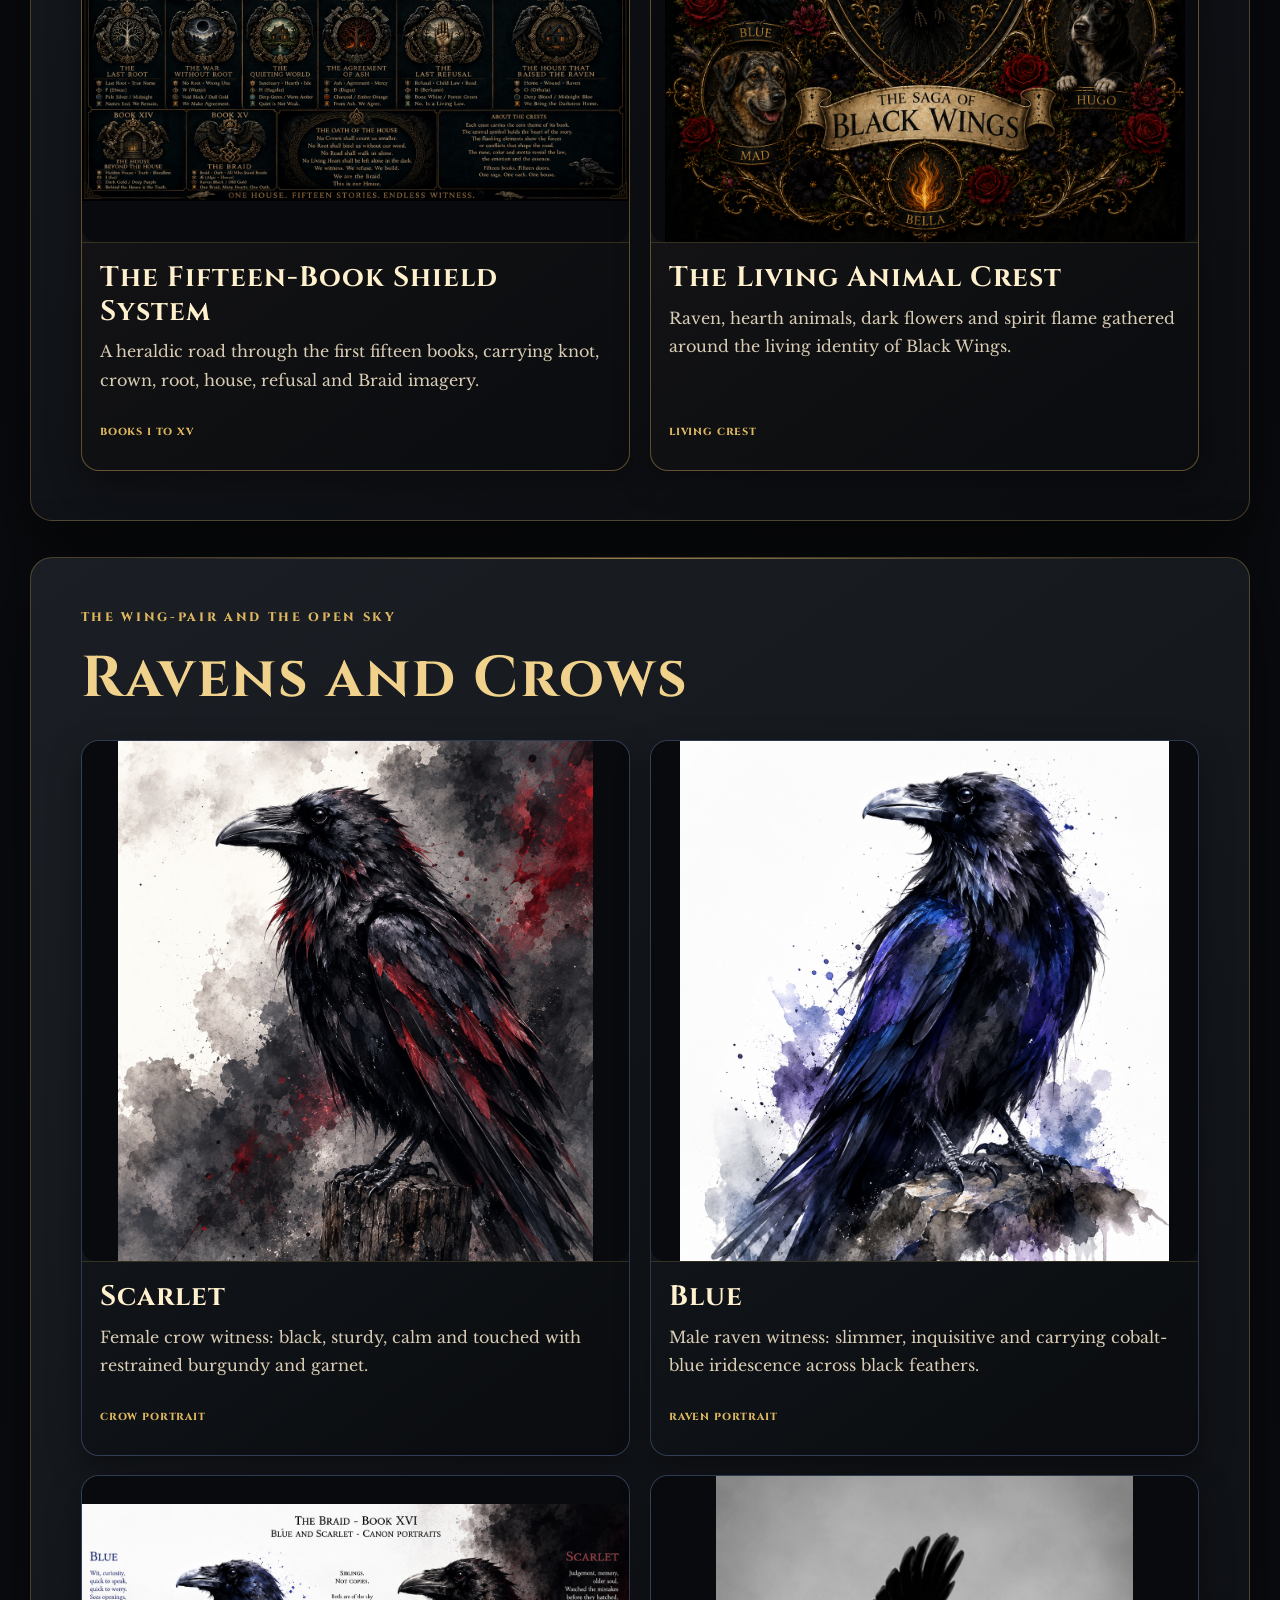
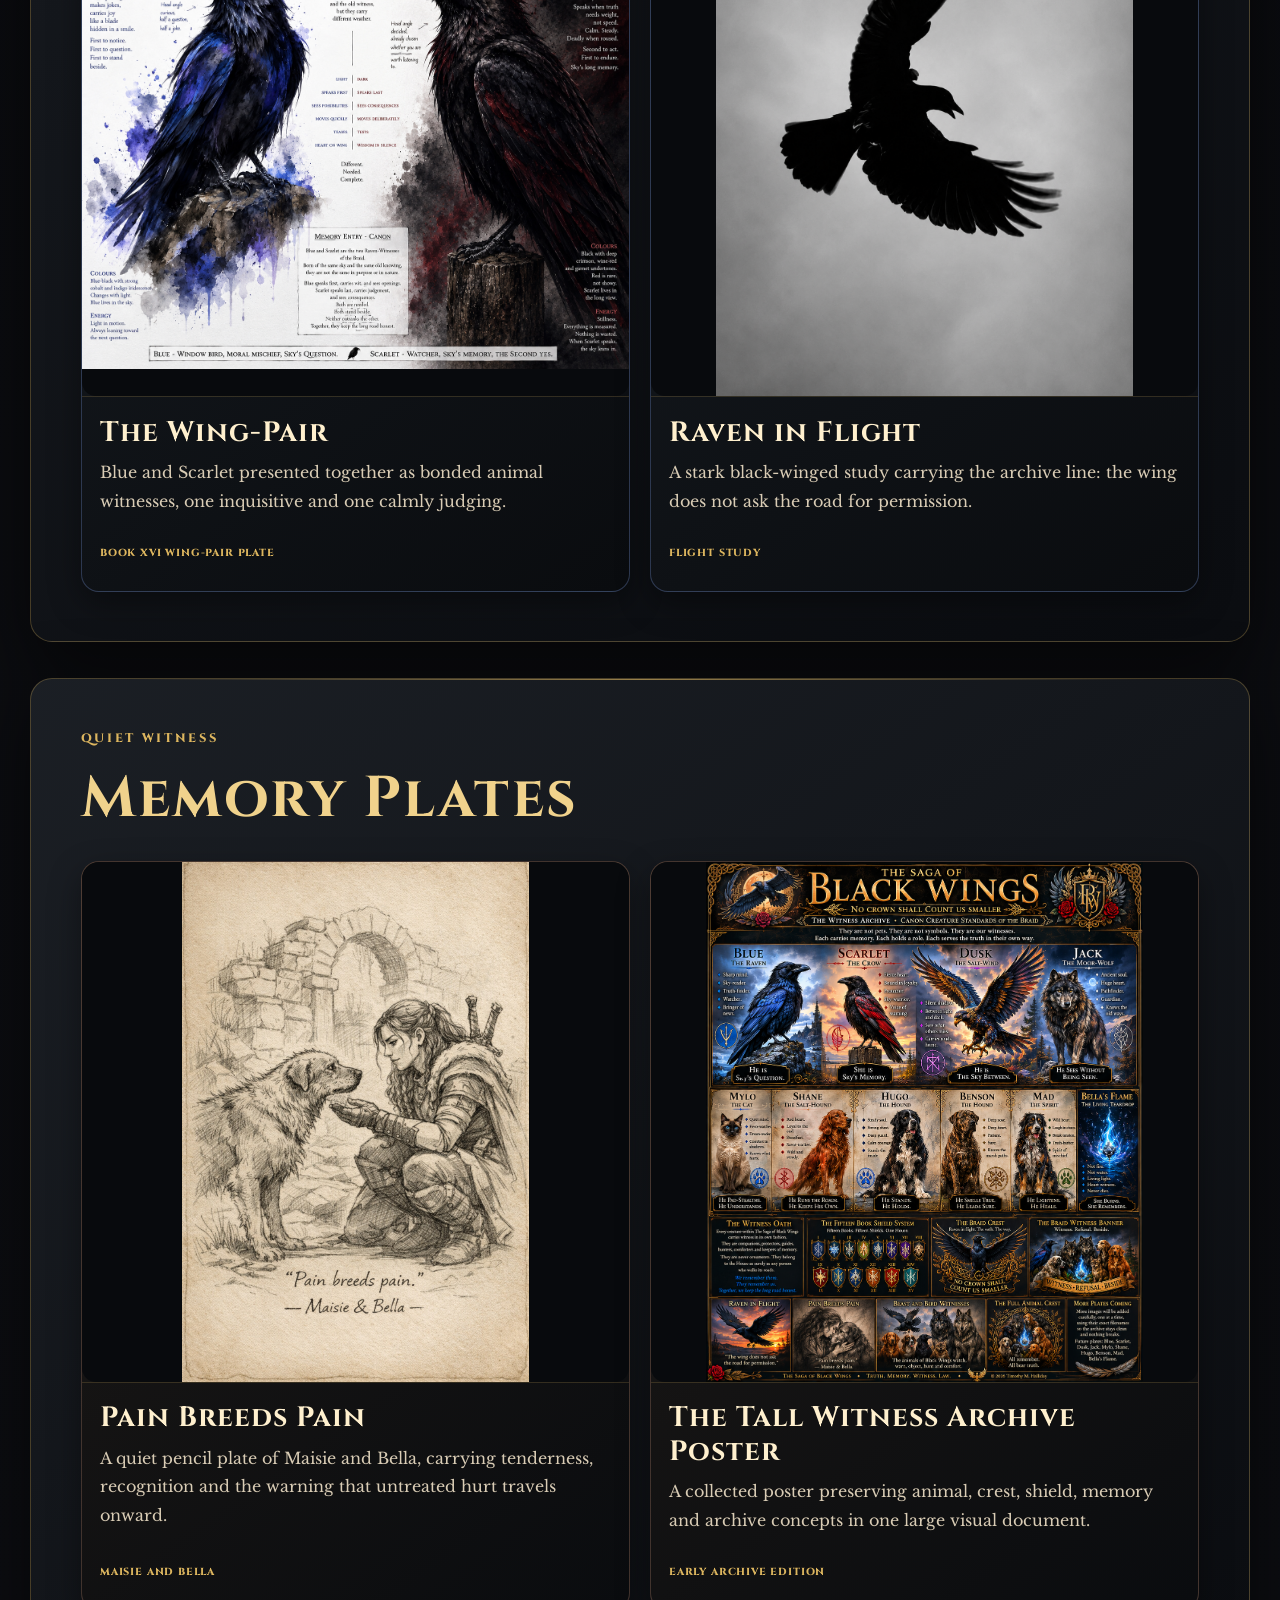
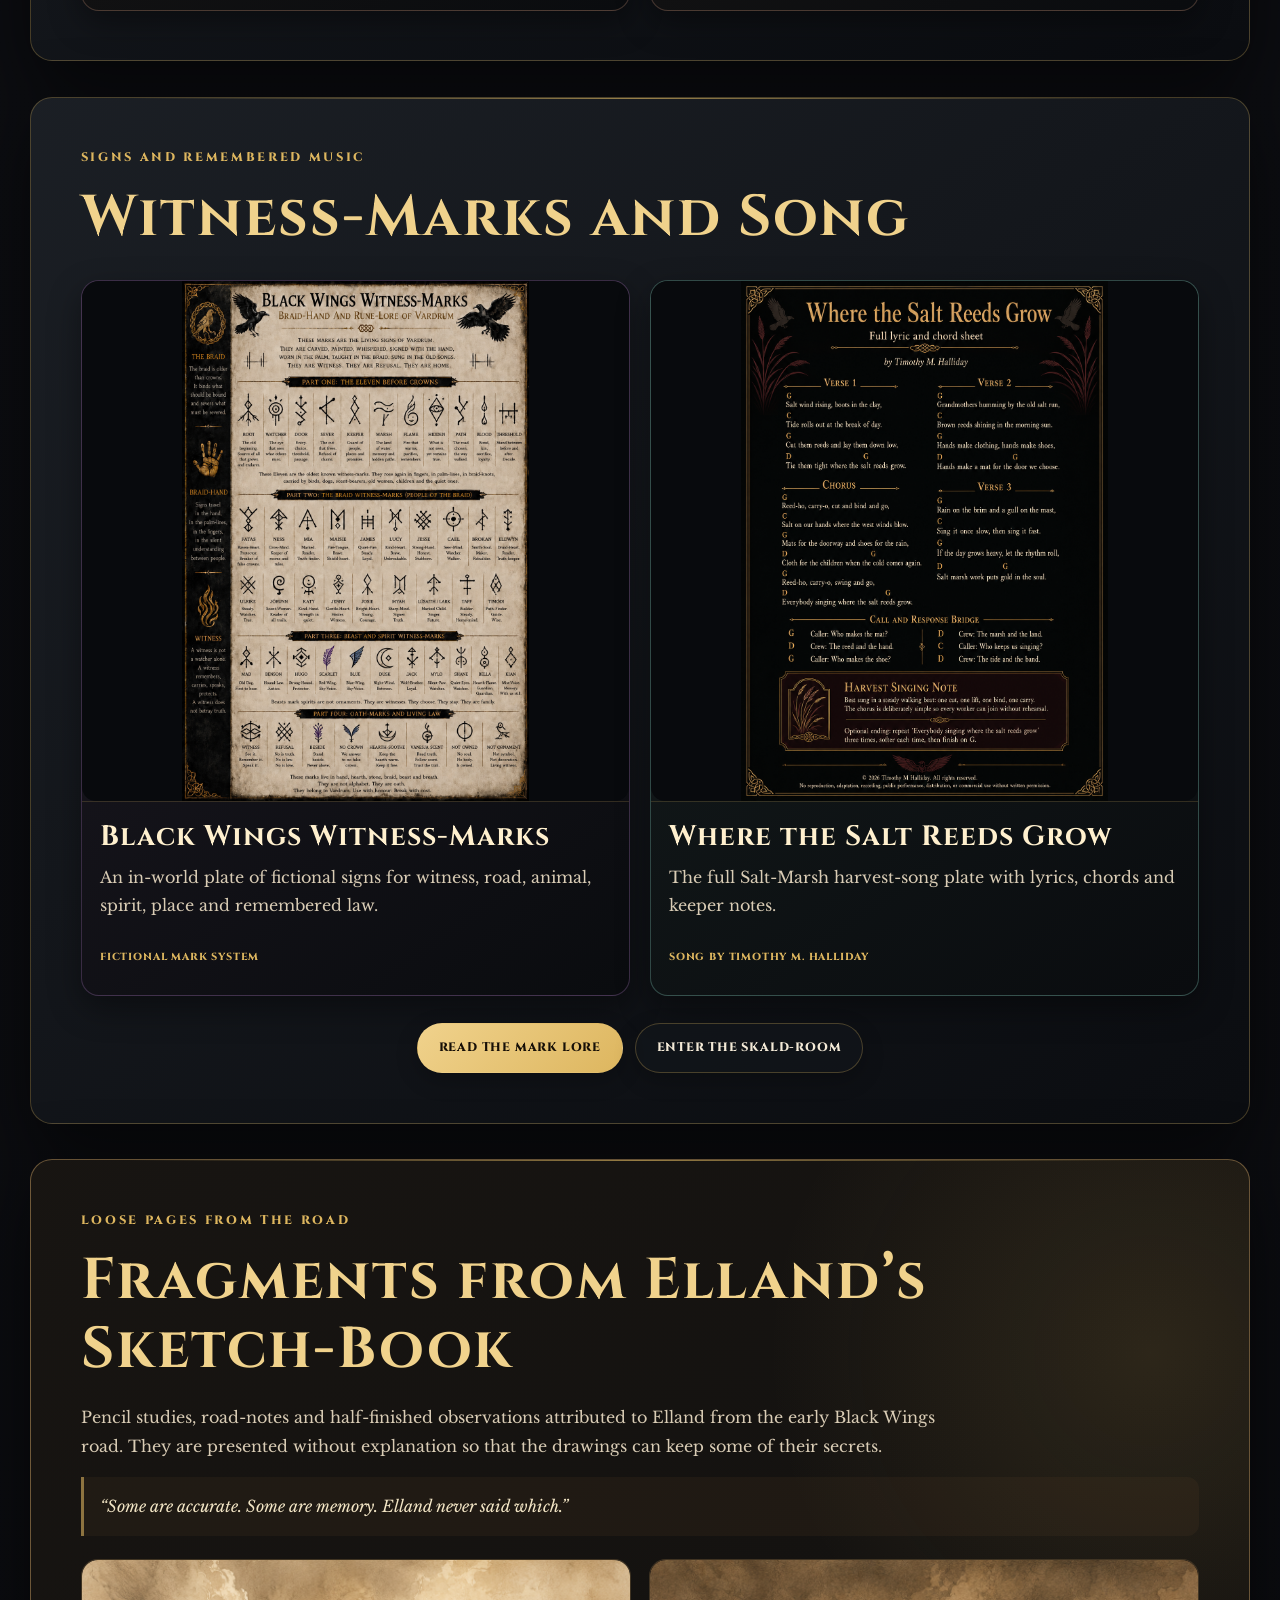
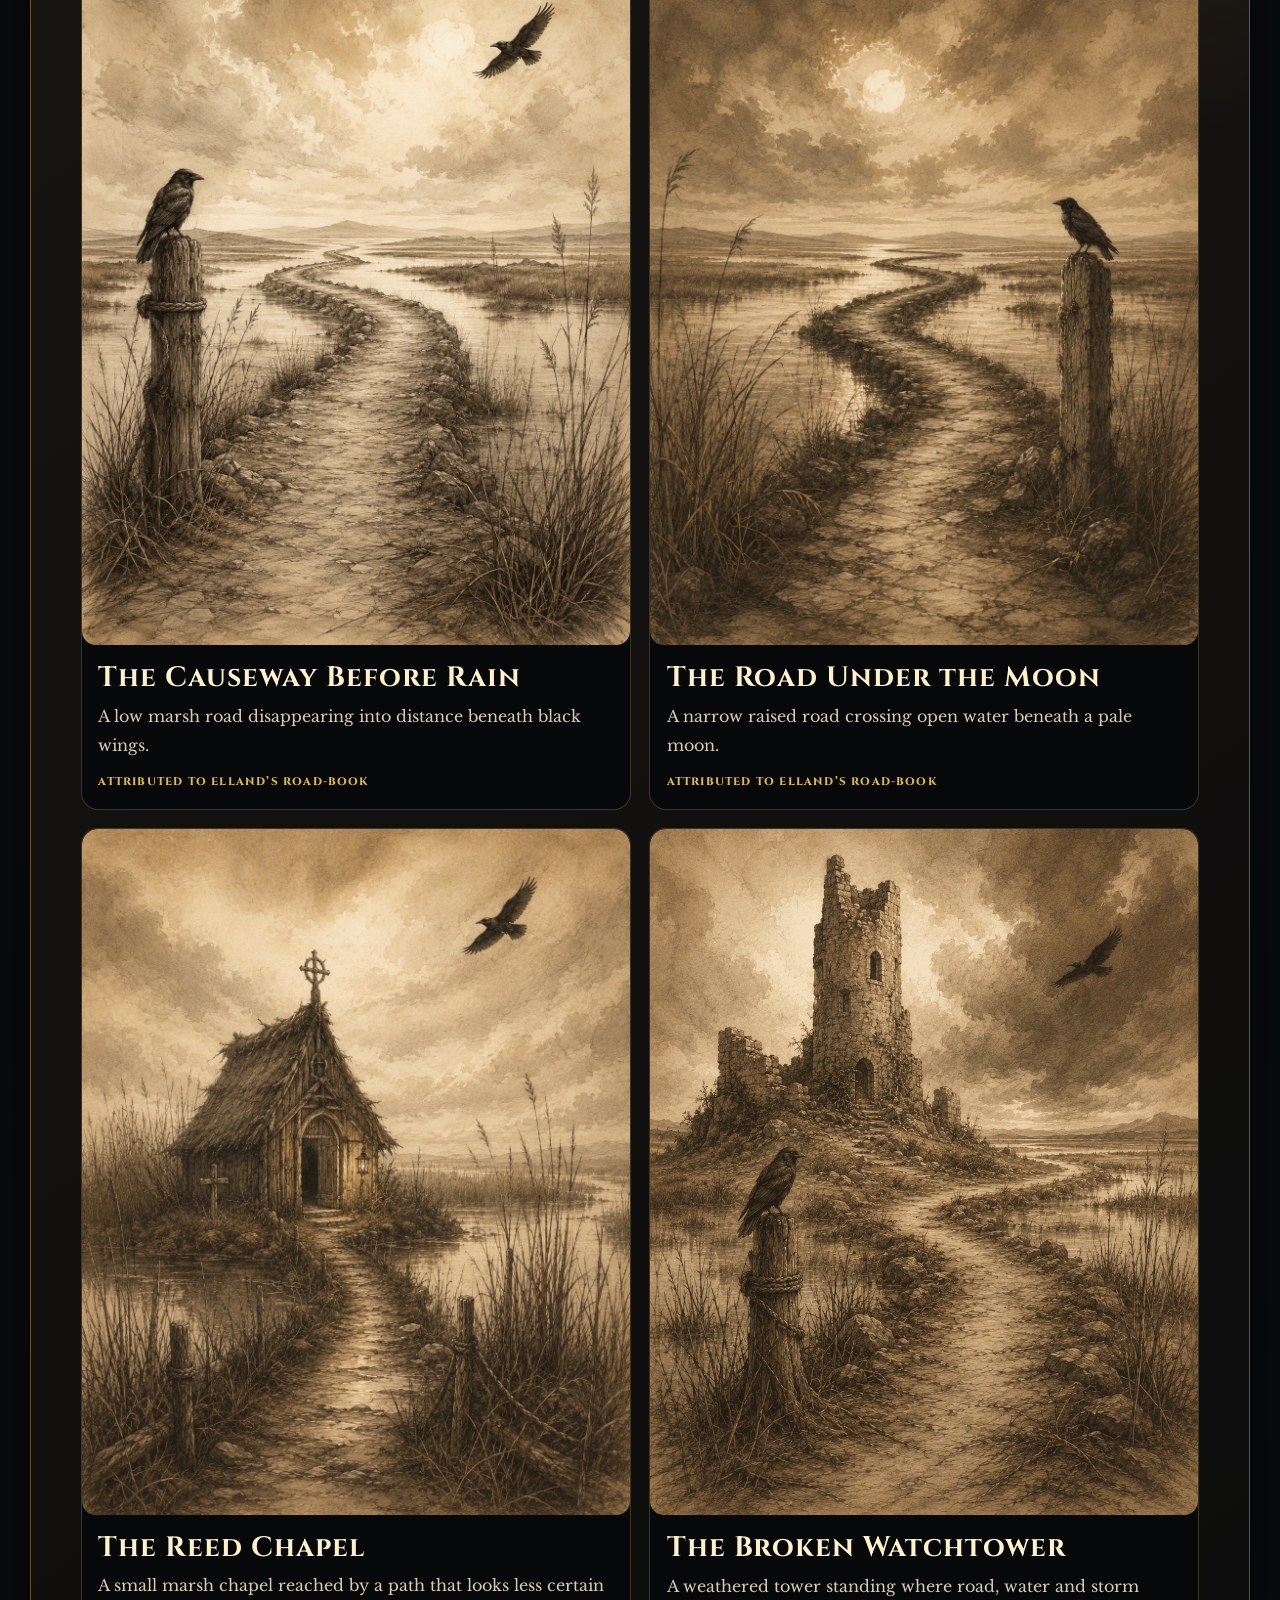
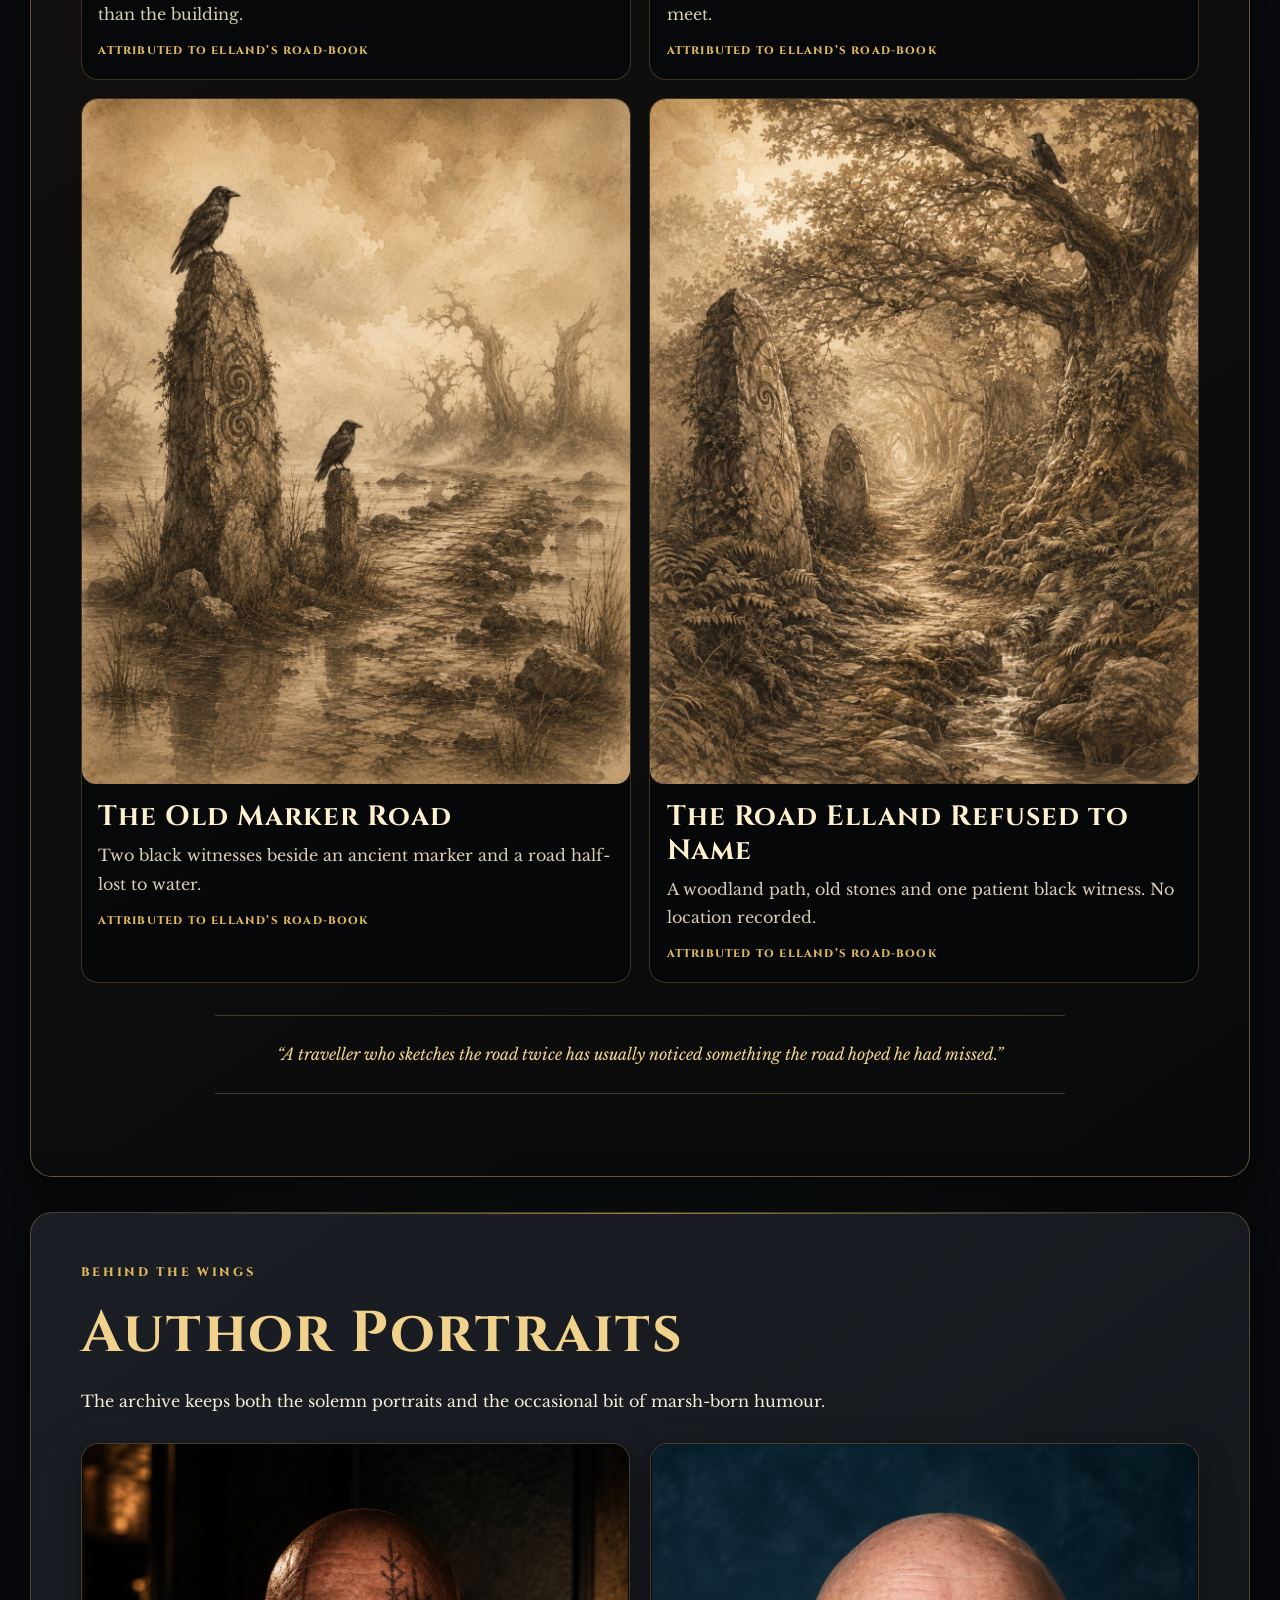
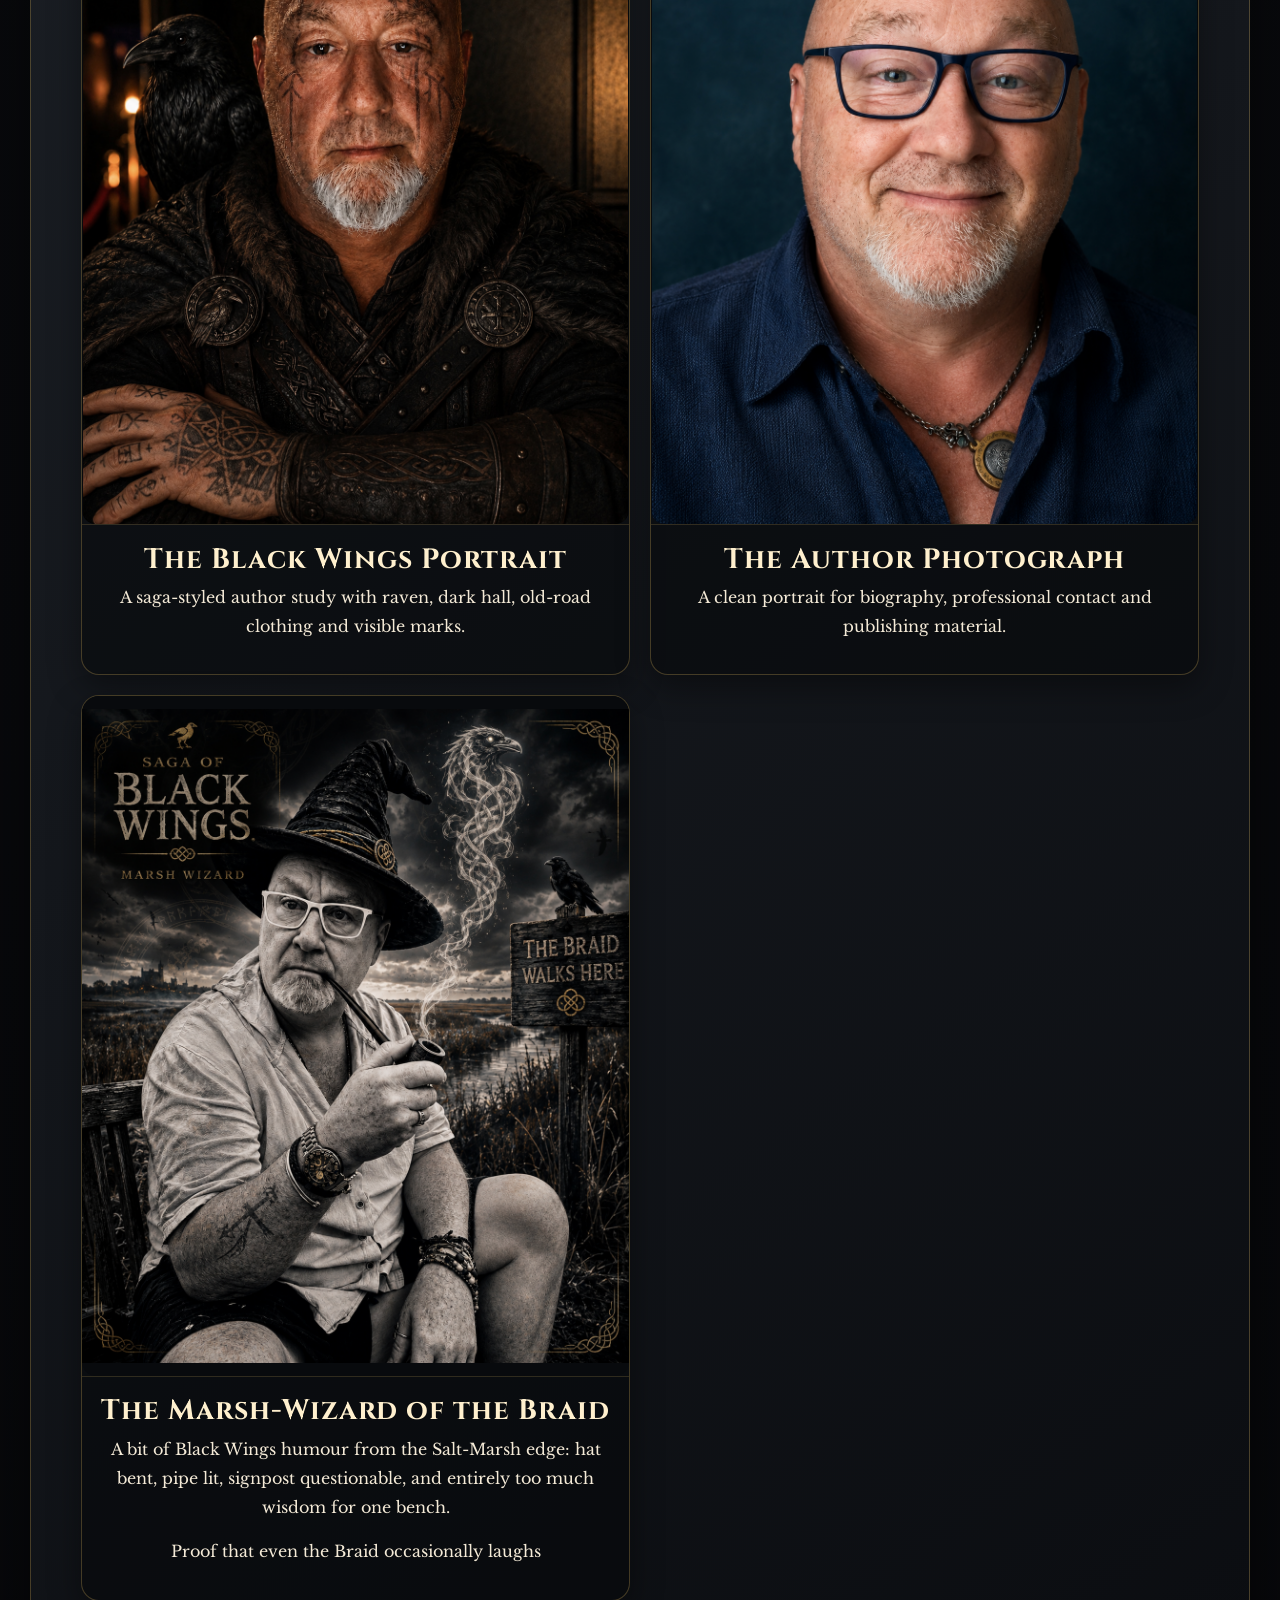
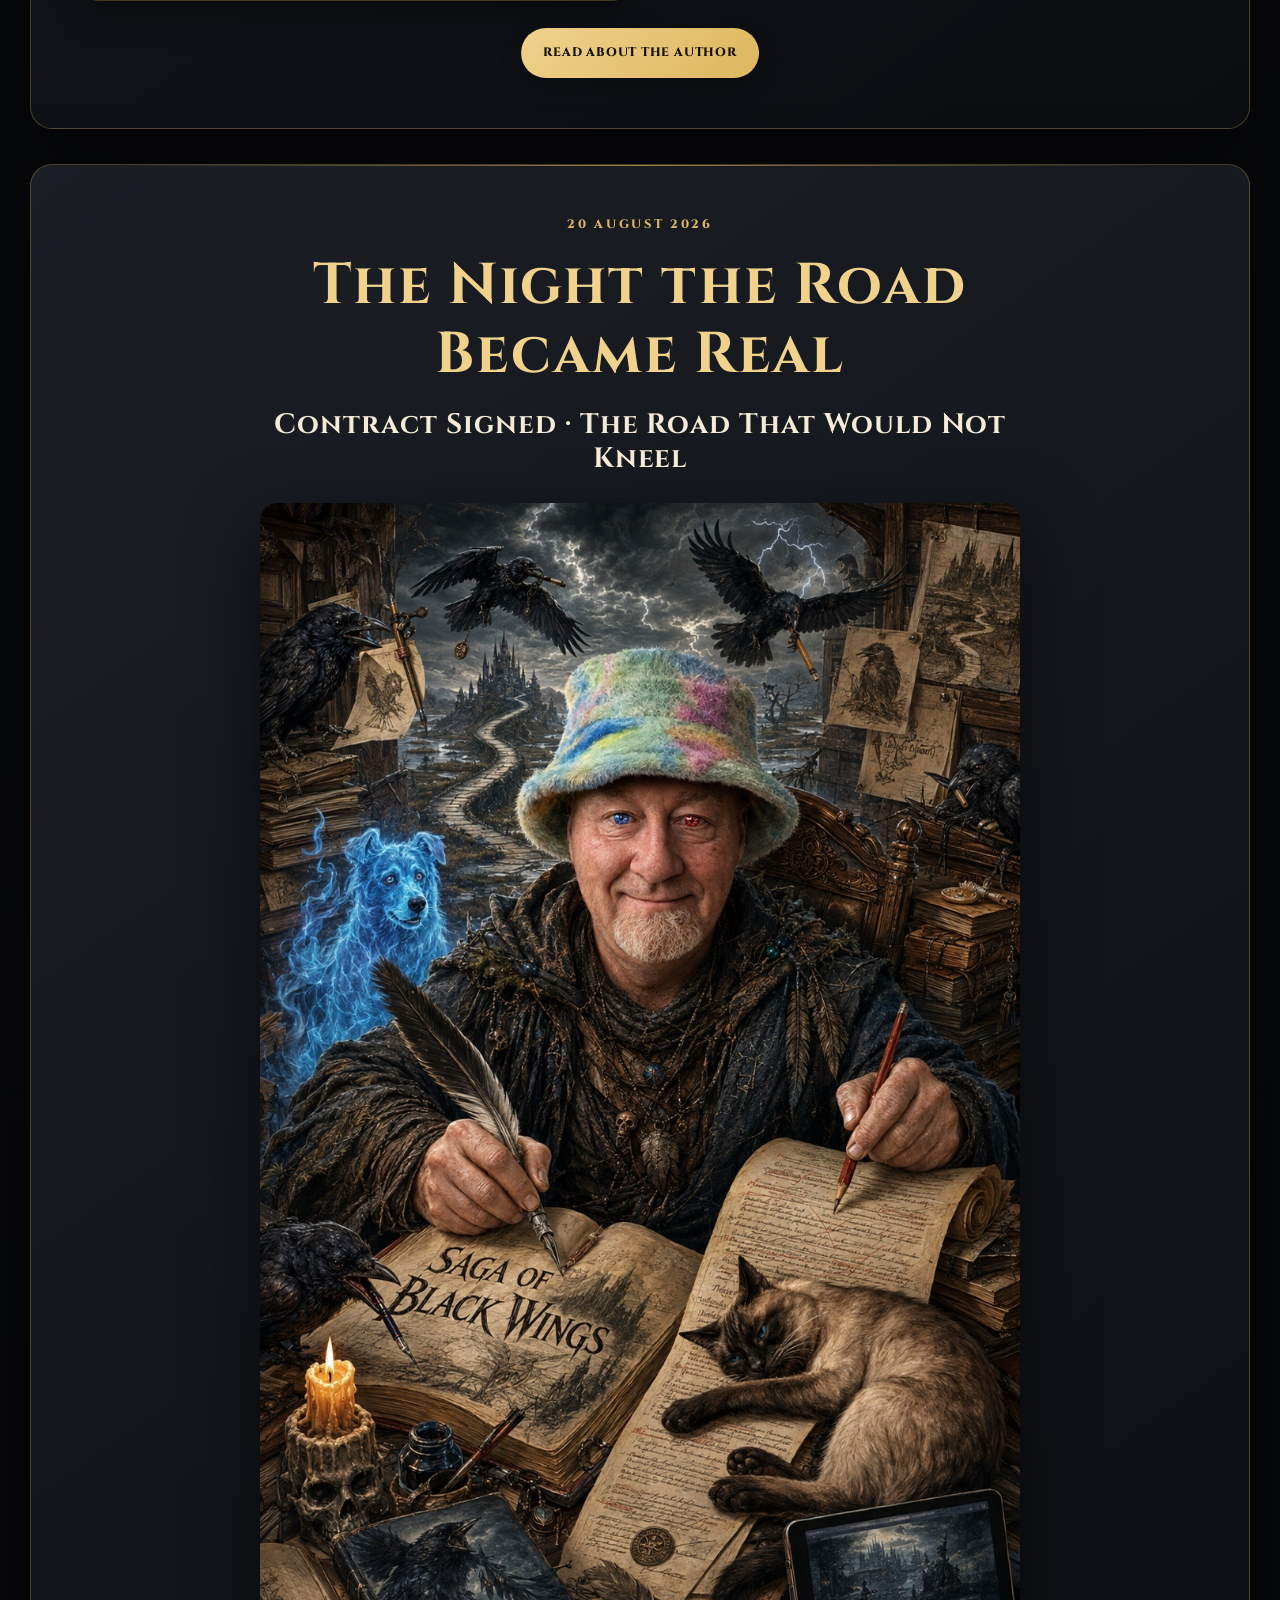
<file: archive.html>
<!DOCTYPE html>
<html lang="en">
<head>
  <meta charset="UTF-8" />
  <meta name="viewport" content="width=device-width, initial-scale=1.0" />

  <title>Visual Archive | The Saga of Black Wings</title>

  <meta
    name="description"
    content="Explore the official visual archive of The Saga of Black Wings: crests, shields, banners, ravens, animal witnesses, Witness-Marks, song plates and author portraits."
  />
  <meta name="author" content="Timothy M. Halliday" />
  <meta name="theme-color" content="#050608" />

  <meta property="og:title" content="Visual Archive | The Saga of Black Wings" />
  <meta
    property="og:description"
    content="Crests, shields, ravens, beasts, Witness-Marks and remembered artwork from the roads of Vardrum."
  />
  <meta property="og:type" content="website" />
  <meta property="og:url" content="https://sagaofblackwings.com/archive.html" />
  <meta
    property="og:image"
    content="https://sagaofblackwings.com/AB854AAB-8F11-4453-B5D2-F5850178C570.png"
  />
  <meta
    property="og:image:alt"
    content="The living animal crest of The Saga of Black Wings"
  />

  <meta name="twitter:card" content="summary_large_image" />
  <meta name="twitter:title" content="Visual Archive | The Saga of Black Wings" />
  <meta
    name="twitter:description"
    content="Enter the visual Witness Hall of Black Wings."
  />
  <meta
    name="twitter:image"
    content="https://sagaofblackwings.com/AB854AAB-8F11-4453-B5D2-F5850178C570.png"
  />

  <link rel="canonical" href="https://sagaofblackwings.com/archive.html" />
  <link rel="stylesheet" href="style.css" />

  <style>
    .archive-hero {
      min-height: 74vh;
      padding-top: 5.2rem;
      padding-bottom: 5.2rem;
      background:
        radial-gradient(circle at 14% 18%, rgba(116, 37, 55, 0.22), transparent 29rem),
        radial-gradient(circle at 88% 12%, rgba(221, 182, 95, 0.16), transparent 28rem),
        linear-gradient(180deg, rgba(4, 5, 7, 0.97), rgba(11, 10, 12, 0.99));
    }

    .archive-hero-layout {
      display: grid;
      grid-template-columns: minmax(0, 1.08fr) minmax(270px, 0.72fr);
      gap: clamp(2rem, 6vw, 5rem);
      align-items: center;
      width: min(100%, 1120px);
      margin: 0 auto;
    }

    .archive-hero .hero-text {
      width: 100%;
      text-align: left;
    }

    .archive-hero .tagline,
    .archive-hero .hero-quote {
      margin-left: 0;
    }

    .archive-hero .hero-buttons {
      justify-content: flex-start;
    }

    .archive-hero-art {
      margin: 0;
      padding: 0.6rem;
      background: rgba(5, 6, 8, 0.75);
      border: 1px solid rgba(221, 182, 95, 0.4);
      border-radius: 26px;
      box-shadow: var(--shadow);
    }

    .archive-hero-art img {
      width: 100%;
      aspect-ratio: 1 / 1;
      object-fit: cover;
      border-radius: 19px;
    }

    .archive-seal {
      max-width: 900px;
      margin: 1.5rem auto 0;
      padding: 1rem 1.2rem;
      color: var(--parchment-soft);
      background: rgba(5, 6, 8, 0.42);
      border-left: 3px solid var(--gold);
      border-radius: 0 12px 12px 0;
    }

    .archive-nav {
      display: flex;
      flex-wrap: wrap;
      justify-content: center;
      gap: 0.7rem;
      margin-top: 1.8rem;
    }

    .archive-nav a {
      display: inline-flex;
      align-items: center;
      min-height: 42px;
      padding: 0.55rem 0.9rem;
      color: var(--parchment);
      background: rgba(18, 21, 26, 0.84);
      border: 1px solid rgba(221, 182, 95, 0.3);
      border-radius: 999px;
      font-family: "Cinzel", Georgia, serif;
      font-size: 0.67rem;
      font-weight: 700;
      letter-spacing: 0.052em;
      text-decoration: none;
      text-transform: uppercase;
    }

    .archive-nav a:hover {
      color: #160f07;
      background: var(--gold-bright);
      border-color: var(--gold-bright);
    }

    .canon-notice {
      display: grid;
      grid-template-columns: auto minmax(0, 1fr);
      gap: 1rem;
      align-items: start;
      max-width: 900px;
      margin: 1.5rem auto 0;
      padding: 1.2rem;
      color: var(--parchment-soft);
      background:
        linear-gradient(135deg, rgba(49, 90, 69, 0.2), rgba(5, 6, 8, 0.52));
      border: 1px solid rgba(83, 128, 94, 0.4);
      border-radius: 15px;
    }

    .canon-notice .notice-mark {
      display: grid;
      width: 48px;
      height: 48px;
      place-items: center;
      color: var(--gold-bright);
      background: rgba(5, 6, 8, 0.58);
      border: 1px solid rgba(221, 182, 95, 0.3);
      border-radius: 50%;
      font-size: 1.2rem;
    }

    .canon-notice strong {
      display: block;
      margin-bottom: 0.35rem;
      color: var(--gold-bright);
      font-family: "Cinzel", Georgia, serif;
      letter-spacing: 0.04em;
    }

    .feature-plate {
      margin: 1.7rem 0 0;
      overflow: hidden;
      background: rgba(5, 6, 8, 0.48);
      border: 1px solid rgba(221, 182, 95, 0.33);
      border-radius: 20px;
      box-shadow: var(--shadow);
    }

    .feature-plate a,
    .gallery-card a,
    .portrait-card a {
      display: block;
    }

    .feature-plate img {
      width: 100%;
      max-height: 840px;
      object-fit: contain;
      background: #080a0d;
    }

    .feature-plate figcaption {
      padding: 1.15rem;
      color: var(--parchment-soft);
      border-top: 1px solid rgba(221, 182, 95, 0.2);
    }

    .feature-plate figcaption strong {
      display: block;
      margin-bottom: 0.35rem;
      color: var(--gold-bright);
      font-family: "Cinzel", Georgia, serif;
    }

    .tap-note {
      margin-top: 0.9rem;
      color: var(--parchment-soft);
      font-size: 0.82rem;
      font-style: italic;
      text-align: center;
    }

    .gallery-grid {
      display: grid;
      grid-template-columns: repeat(2, minmax(0, 1fr));
      gap: 1.2rem;
      margin-top: 1.7rem;
    }

    .gallery-card {
      display: flex;
      flex-direction: column;
      min-height: 100%;
      overflow: hidden;
      background:
        linear-gradient(145deg, rgba(27, 25, 26, 0.98), rgba(10, 12, 15, 0.99));
      border: 1px solid rgba(221, 182, 95, 0.26);
      border-radius: 18px;
      box-shadow: var(--soft-shadow);
    }

    .gallery-card img {
      width: 100%;
      height: clamp(280px, 42vw, 520px);
      object-fit: contain;
      background: #080a0d;
    }

    .gallery-card .gallery-copy {
      display: flex;
      flex: 1;
      flex-direction: column;
      padding: 1.15rem;
      border-top: 1px solid rgba(221, 182, 95, 0.18);
    }

    .gallery-card h3 {
      margin-bottom: 0.55rem;
      color: #fff0ce;
    }

    .gallery-card p {
      color: var(--parchment-soft);
    }

    .gallery-card .archive-label {
      margin-top: auto;
      padding-top: 0.75rem;
      color: var(--gold);
      font-family: "Cinzel", Georgia, serif;
      font-size: 0.64rem;
      font-weight: 800;
      letter-spacing: 0.08em;
      text-transform: uppercase;
    }

    .crest-card {
      border-color: rgba(221, 182, 95, 0.38);
    }

    .bird-card {
      border-color: rgba(74, 91, 132, 0.55);
      background:
        radial-gradient(circle at 100% 0%, rgba(49, 93, 131, 0.17), transparent 17rem),
        linear-gradient(145deg, rgba(23, 28, 34, 0.98), rgba(10, 12, 15, 0.99));
    }

    .memory-card {
      border-color: rgba(121, 90, 76, 0.5);
      background:
        radial-gradient(circle at 100% 0%, rgba(121, 90, 76, 0.16), transparent 17rem),
        linear-gradient(145deg, rgba(31, 27, 24, 0.98), rgba(10, 12, 15, 0.99));
    }

    .marks-card {
      border-color: rgba(96, 70, 111, 0.54);
      background:
        radial-gradient(circle at 100% 0%, rgba(96, 70, 111, 0.19), transparent 17rem),
        linear-gradient(145deg, rgba(30, 26, 36, 0.98), rgba(10, 12, 15, 0.99));
    }

    .song-card {
      border-color: rgba(81, 122, 116, 0.54);
      background:
        radial-gradient(circle at 100% 0%, rgba(81, 122, 116, 0.17), transparent 17rem),
        linear-gradient(145deg, rgba(22, 31, 31, 0.98), rgba(10, 12, 15, 0.99));
    }

    .portrait-grid {
      display: grid;
      grid-template-columns: repeat(2, minmax(0, 1fr));
      gap: 1.2rem;
      margin-top: 1.7rem;
    }

    .portrait-card {
      overflow: hidden;
      background: rgba(5, 6, 8, 0.5);
      border: 1px solid rgba(221, 182, 95, 0.28);
      border-radius: 18px;
      box-shadow: var(--soft-shadow);
    }

    .portrait-card img {
      width: 100%;
      height: clamp(390px, 54vw, 680px);
      object-fit: contain;
      background: #080a0d;
    }

    .portrait-card .portrait-copy {
      padding: 1.1rem;
      border-top: 1px solid rgba(221, 182, 95, 0.18);
      text-align: center;
    }

    .portrait-card h3 {
      margin-bottom: 0.45rem;
      color: #fff0ce;
    }

    .archive-law-grid {
      display: grid;
      grid-template-columns: repeat(2, minmax(0, 1fr));
      gap: 0.9rem;
      margin-top: 1.7rem;
    }

    .archive-law {
      margin: 0;
      padding: 1.1rem;
      color: #eef0df;
      background:
        linear-gradient(135deg, rgba(49, 90, 69, 0.2), rgba(5, 6, 8, 0.52));
      border: 1px solid rgba(83, 128, 94, 0.38);
      border-radius: 14px;
    }

    .archive-law::before {
      content: "◆";
      margin-right: 0.55rem;
      color: var(--gold);
    }

    .sketch-book-panel {
      border-color: rgba(182, 144, 91, 0.52);
      background:
        radial-gradient(circle at 92% 6%, rgba(221, 182, 95, 0.12), transparent 24rem),
        linear-gradient(145deg, rgba(24, 21, 18, 0.98), rgba(9, 10, 11, 0.99));
    }

    .sketch-book-intro {
      max-width: 880px;
      color: var(--parchment-soft);
    }

    .sketch-book-note {
      margin: 1rem 0 1.4rem;
      padding: 0.95rem 1.05rem;
      color: #f2e5c5;
      background: rgba(103, 75, 43, 0.14);
      border-left: 3px solid rgba(221, 182, 95, 0.58);
      border-radius: 0 12px 12px 0;
      font-style: italic;
    }

    .sketch-grid {
      display: grid;
      grid-template-columns: repeat(2, minmax(0, 1fr));
      gap: 1.1rem;
      margin-top: 1.25rem;
    }

    .sketch-card {
      overflow: hidden;
      background: rgba(7, 8, 9, 0.92);
      border: 1px solid rgba(182, 144, 91, 0.32);
      border-radius: 17px;
    }

    .sketch-card a {
      display: block;
      background: #08090a;
    }

    .sketch-card img {
      width: 100%;
      height: auto;
      display: block;
    }

    .sketch-copy {
      padding: 1rem 1.05rem 1.15rem;
    }

    .sketch-copy h3 {
      margin: 0 0 0.45rem;
      color: #fff0ce;
    }

    .sketch-copy p {
      margin-bottom: 0;
      color: var(--parchment-soft);
    }

    .sketch-label {
      margin-top: 0.75rem !important;
      color: var(--gold) !important;
      font-family: "Cinzel", Georgia, serif;
      font-size: 0.68rem;
      font-weight: 800;
      letter-spacing: 0.11em;
      text-transform: uppercase;
    }

    .contract-signed-image {
      width: 100%;
      max-width: 760px;
      display: block;
      margin: 1.5rem auto 1.8rem;
      border-radius: 18px;
      box-shadow: var(--shadow);
    }

    .contract-signed-copy {
      max-width: 760px;
      margin: 0 auto;
      text-align: center;
    }

    .contract-signed-date {
      letter-spacing: 0.18em;
      text-transform: uppercase;
      opacity: 0.75;
    }

    @media (max-width: 980px) {
      .archive-hero-layout {
        grid-template-columns: 1fr;
      }

      .archive-hero .hero-text {
        text-align: center;
      }

      .archive-hero .tagline,
      .archive-hero .hero-quote {
        margin-right: auto;
        margin-left: auto;
      }

      .archive-hero .hero-buttons {
        justify-content: center;
      }

      .archive-hero-art {
        width: min(100%, 560px);
        margin: 0 auto;
      }
    }

    @media (max-width: 760px) {
      .sketch-grid {
        grid-template-columns: 1fr;
      }
    }

    @media (max-width: 720px) {
      .archive-hero {
        min-height: auto;
      }

      .archive-nav {
        align-items: stretch;
        flex-direction: column;
      }

      .archive-nav a {
        justify-content: center;
        width: 100%;
      }

      .gallery-grid,
      .portrait-grid,
      .archive-law-grid {
        grid-template-columns: 1fr;
      }

      .canon-notice {
        grid-template-columns: 1fr;
        text-align: center;
      }

      .canon-notice .notice-mark {
        margin: 0 auto;
      }

      .gallery-card img {
        height: auto;
        max-height: 650px;
      }
    }
  </style>

  <script type="application/ld+json">
  {
    "@context": "https://schema.org",
    "@type": "CollectionPage",
    "name": "Visual Archive of The Saga of Black Wings",
    "url": "https://sagaofblackwings.com/archive.html",
    "description": "Crests, shields, banners, ravens, beasts, Witness-Marks, songs and portrait artwork from The Saga of Black Wings.",
    "author": {
      "@type": "Person",
      "name": "Timothy M. Halliday"
    }
  }
  </script>
</head>

<body>
  <a class="skip-link" href="#main-content">Skip to main content</a>

  <header class="page-hero archive-hero">
    <div class="archive-hero-layout">
      <div class="hero-text">
        <p class="eyebrow">The Visual Witness Hall</p>

        <h1>The Black Wings Archive</h1>

        <p class="tagline">
          Crests, shields, ravens, beasts, spirit flame, Witness-Marks,
          remembered plates and the painted language of Vardrum.
        </p>

        <blockquote class="hero-quote">
          “A symbol is a door. A crest is a promise nailed where forgetting cannot reach.”
        </blockquote>

        <div class="hero-buttons">
          <a href="#witness-archive" class="button primary">Enter the Gallery</a>
          <a href="characters.html" class="button secondary">Meet the Witnesses</a>
          <a href="index.html" class="button secondary">Return Home</a>
        </div>
      </div>

      <figure class="archive-hero-art">
        <img
          src="AB854AAB-8F11-4453-B5D2-F5850178C570.png"
          alt="Living Black Wings crest surrounded by animal witnesses and flowers"
          width="1254"
          height="1254"
          fetchpriority="high"
        />
      </figure>
    </div>
  </header>

  <nav class="site-nav" aria-label="Main navigation">
    <a href="index.html">Home</a>
    <a href="books.html">Books</a>
    <a href="characters.html">Characters</a>
    <a href="rogues.html">Rogues</a>
    <a href="world.html">World</a>
    <a href="lore.html">Lore</a>
    <a href="odes.html">Odes</a>
    <a href="maps.html">Maps</a>
    <a href="archive.html" aria-current="page">Archive</a>
    <a href="author.html">Author</a>
    <a href="dedications.html">Dedications</a>
  </nav>

  <main id="main-content">
    <section class="panel intro-panel">
      <p class="eyebrow">The Archive Opens</p>
      <h2>Artwork That Remembers</h2>

      <p>
        This hall gathers the visual language of <em>The Saga of Black Wings</em>:
        raven-shadow, old gold, dark flowers, beast-witnesses, family signs,
        shield systems, marsh lore, refusal, love, grief and the living symbols
        of the Braid.
      </p>

      <p>
        Tap any artwork to open its full-size file. Return with the browser’s
        back arrow when you have finished looking.
      </p>

      <div class="canon-notice">
        <div class="notice-mark" aria-hidden="true">W</div>
        <div>
          <strong>Archive Canon Note</strong>
          The newest written canon and approved character notes always take
          priority. Some older visual plates preserve earlier wording or concept
          labels and are kept here as part of the saga’s creative history.
        </div>
      </div>

      <nav class="archive-nav" aria-label="Jump to archive collections">
        <a href="#witness-archive">Witness Archive</a>
        <a href="#crests-shields">Crests and Shields</a>
        <a href="#ravens">Ravens</a>
        <a href="#memory-plates">Memory Plates</a>
        <a href="#marks-song">Marks and Song</a>
        <a href="#elland-sketch-book">Elland’s Sketch-Book</a>
        <a href="#author-portraits">Author Portraits</a>
        <a href="#contract-signed">Contract Signed</a>
      </nav>
    </section>

    <section class="panel" id="witness-archive">
      <p class="eyebrow">Fur, Feather and Flame</p>
      <h2>The Witness Archive</h2>

      <p>
        The creatures of Black Wings are companions, protectors, guides,
        interrupters and keepers of memory. They are never ornaments standing
        outside the human story.
      </p>

      <figure class="feature-plate">
        <a
          href="509B190A-38D8-4332-9CC8-8CBF26956408.png"
          target="_blank"
          rel="noopener"
          aria-label="Open the wide Witness Archive plate at full size"
        >
          <img
            src="509B190A-38D8-4332-9CC8-8CBF26956408.png"
            alt="Wide archive plate containing Black Wings animal witness artwork"
            width="1536"
            height="1024"
            loading="eager"
          />
        </a>

        <figcaption>
          <strong>The Wide Witness Archive Plate</strong>
          Blue, Scarlet, Dusk, Jack, Mylo, Shane, Hugo, Benson, Mad and
          Bella’s Flame gathered with early archive wording and linked artwork.
        </figcaption>
      </figure>

      <p class="tap-note">Tap the plate to inspect the full-size artwork.</p>

      <div class="gallery-grid">
        <article class="gallery-card bird-card">
          <a
            href="9E5D5B73-30EB-41A1-A102-76F22C7B3D4E.png"
            target="_blank"
            rel="noopener"
          >
            <img
              src="9E5D5B73-30EB-41A1-A102-76F22C7B3D4E.png"
              alt="Sepia archive plate of beast and bird witnesses"
              width="1122"
              height="1402"
              loading="lazy"
            />
          </a>

          <div class="gallery-copy">
            <h3>Beast and Bird Witnesses</h3>
            <p>
              A folklore-style plate presenting the wider animal company as
              witnesses rather than decoration.
            </p>
            <p class="archive-label">Archive folklore plate</p>
          </div>
        </article>

        <article class="gallery-card crest-card">
          <a
            href="D9B1A5F9-10C0-4BBB-9B3F-5A591F28BCA5.png"
            target="_blank"
            rel="noopener"
          >
            <img
              src="D9B1A5F9-10C0-4BBB-9B3F-5A591F28BCA5.png"
              alt="Black and gold Braid witness banner with animal emblems"
              width="1086"
              height="1448"
              loading="lazy"
            />
          </a>

          <div class="gallery-copy">
            <h3>The Braid Witness Banner</h3>
            <p>
              A hanging banner built around the oath: Witness, Refusal, Beside.
            </p>
            <p class="archive-label">Braid banner</p>
          </div>
        </article>
      </div>
    </section>

    <section class="panel" id="crests-shields">
      <p class="eyebrow">Oath, House and Book Road</p>
      <h2>Crests and Shields</h2>

      <div class="gallery-grid">
        <article class="gallery-card crest-card">
          <a href="F8098CC8-B454-449C-B6F1-3623429B74A1.png" target="_blank" rel="noopener">
            <img
              src="F8098CC8-B454-449C-B6F1-3623429B74A1.png"
              alt="The Braid crest with a raven in flight and the motto No Crown Shall Count Us Smaller"
              width="1254"
              height="1254"
              loading="lazy"
            />
          </a>

          <div class="gallery-copy">
            <h3>The Braid Raven Crest</h3>
            <p>
              Raven in flight, antique gold, black wings and the central oath:
              No Crown Shall Count Us Smaller.
            </p>
            <p class="archive-label">Primary Braid crest</p>
          </div>
        </article>

        <article class="gallery-card crest-card">
          <a href="3B43F815-45F1-4657-A898-C6782F8507E6.png" target="_blank" rel="noopener">
            <img
              src="3B43F815-45F1-4657-A898-C6782F8507E6.png"
              alt="Tall Black Wings Braid crest with raven and gold knotwork"
              width="1122"
              height="1402"
              loading="lazy"
            />
          </a>

          <div class="gallery-copy">
            <h3>The Tall Braid Crest</h3>
            <p>
              A vertical heraldic version suited to banners, book plates and
              narrow display spaces.
            </p>
            <p class="archive-label">Archive crest variation</p>
          </div>
        </article>

        <article class="gallery-card crest-card">
          <a href="2E247B5E-FCF7-44FD-9900-DEBF4CB652D4.png" target="_blank" rel="noopener">
            <img
              src="2E247B5E-FCF7-44FD-9900-DEBF4CB652D4.png"
              alt="Fifteen-book crest and shield system for The Saga of Black Wings"
              width="1402"
              height="1122"
              loading="lazy"
            />
          </a>

          <div class="gallery-copy">
            <h3>The Fifteen-Book Shield System</h3>
            <p>
              A heraldic road through the first fifteen books, carrying knot,
              crown, root, house, refusal and Braid imagery.
            </p>
            <p class="archive-label">Books I to XV</p>
          </div>
        </article>

        <article class="gallery-card crest-card">
          <a href="AB854AAB-8F11-4453-B5D2-F5850178C570.png" target="_blank" rel="noopener">
            <img
              src="AB854AAB-8F11-4453-B5D2-F5850178C570.png"
              alt="Living Black Wings crest with raven, dogs, flowers and spirit flame"
              width="1254"
              height="1254"
              loading="lazy"
            />
          </a>

          <div class="gallery-copy">
            <h3>The Living Animal Crest</h3>
            <p>
              Raven, hearth animals, dark flowers and spirit flame gathered
              around the living identity of Black Wings.
            </p>
            <p class="archive-label">Living crest</p>
          </div>
        </article>
      </div>
    </section>

    <section class="panel" id="ravens">
      <p class="eyebrow">The Wing-Pair and the Open Sky</p>
      <h2>Ravens and Crows</h2>

      <div class="gallery-grid">
        <article class="gallery-card bird-card">
          <a href="522AABA1-2FB5-4B6A-96F3-ED27C6EA35EC.png" target="_blank" rel="noopener">
            <img
              src="522AABA1-2FB5-4B6A-96F3-ED27C6EA35EC.png"
              alt="Watercolour portrait of Scarlet the crow with restrained crimson feathers"
              width="1198"
              height="1313"
              loading="lazy"
            />
          </a>

          <div class="gallery-copy">
            <h3>Scarlet</h3>
            <p>
              Female crow witness: black, sturdy, calm and touched with
              restrained burgundy and garnet.
            </p>
            <p class="archive-label">Crow portrait</p>
          </div>
        </article>

        <article class="gallery-card bird-card">
          <a href="7259661F-E789-46D2-8BA2-57D65730C5E0.png" target="_blank" rel="noopener">
            <img
              src="7259661F-E789-46D2-8BA2-57D65730C5E0.png"
              alt="Watercolour portrait of Blue the raven with cobalt and indigo iridescence"
              width="1216"
              height="1293"
              loading="lazy"
            />
          </a>

          <div class="gallery-copy">
            <h3>Blue</h3>
            <p>
              Male raven witness: slimmer, inquisitive and carrying cobalt-blue
              iridescence across black feathers.
            </p>
            <p class="archive-label">Raven portrait</p>
          </div>
        </article>

        <article class="gallery-card bird-card">
          <a href="9F949A28-0A56-4953-A7B6-37ECD8A29F15.png" target="_blank" rel="noopener">
            <img
              src="9F949A28-0A56-4953-A7B6-37ECD8A29F15.png"
              alt="Paired archive portrait of Blue the raven and Scarlet the crow"
              width="1361"
              height="1156"
              loading="lazy"
            />
          </a>

          <div class="gallery-copy">
            <h3>The Wing-Pair</h3>
            <p>
              Blue and Scarlet presented together as bonded animal witnesses,
              one inquisitive and one calmly judging.
            </p>
            <p class="archive-label">Book XVI wing-pair plate</p>
          </div>
        </article>

        <article class="gallery-card bird-card">
          <a href="92B5CDC8-3C87-426D-9C13-A4BE908193FC.png" target="_blank" rel="noopener">
            <img
              src="92B5CDC8-3C87-426D-9C13-A4BE908193FC.png"
              alt="Black raven in flight against a pale sky"
              width="1122"
              height="1402"
              loading="lazy"
            />
          </a>

          <div class="gallery-copy">
            <h3>Raven in Flight</h3>
            <p>
              A stark black-winged study carrying the archive line:
              the wing does not ask the road for permission.
            </p>
            <p class="archive-label">Flight study</p>
          </div>
        </article>
      </div>
    </section>

    <section class="panel" id="memory-plates">
      <p class="eyebrow">Quiet Witness</p>
      <h2>Memory Plates</h2>

      <div class="gallery-grid">
        <article class="gallery-card memory-card">
          <a href="IMG_5588.jpeg" target="_blank" rel="noopener">
            <img
              src="IMG_5588.jpeg"
              alt="Pencil-style illustration of Maisie kneeling beside Bella with the words Pain breeds pain"
              width="1024"
              height="1536"
              loading="lazy"
            />
          </a>

          <div class="gallery-copy">
            <h3>Pain Breeds Pain</h3>
            <p>
              A quiet pencil plate of Maisie and Bella, carrying tenderness,
              recognition and the warning that untreated hurt travels onward.
            </p>
            <p class="archive-label">Maisie and Bella</p>
          </div>
        </article>

        <article class="gallery-card memory-card">
          <a href="56C39F73-84BB-4C92-B86C-A542E45A7FAB.png" target="_blank" rel="noopener">
            <img
              src="56C39F73-84BB-4C92-B86C-A542E45A7FAB.png"
              alt="Tall Black Wings witness archive poster containing creatures, crests and memory plates"
              width="1149"
              height="1369"
              loading="lazy"
            />
          </a>

          <div class="gallery-copy">
            <h3>The Tall Witness Archive Poster</h3>
            <p>
              A collected poster preserving animal, crest, shield, memory and
              archive concepts in one large visual document.
            </p>
            <p class="archive-label">Early archive edition</p>
          </div>
        </article>
      </div>
    </section>

    <section class="panel" id="marks-song">
      <p class="eyebrow">Signs and Remembered Music</p>
      <h2>Witness-Marks and Song</h2>

      <div class="gallery-grid">
        <article class="gallery-card marks-card">
          <a href="2BBF05BA-25CC-4628-A950-B1068F109A6E.png" target="_blank" rel="noopener">
            <img
              src="2BBF05BA-25CC-4628-A950-B1068F109A6E.png"
              alt="Archive plate of fictional Black Wings Witness-Marks"
              width="1024"
              height="1536"
              loading="lazy"
            />
          </a>

          <div class="gallery-copy">
            <h3>Black Wings Witness-Marks</h3>
            <p>
              An in-world plate of fictional signs for witness, road, animal,
              spirit, place and remembered law.
            </p>
            <p class="archive-label">Fictional mark system</p>
          </div>
        </article>

        <article class="gallery-card song-card">
          <a href="4BFA5717-5C1B-4135-8539-ECD4D79704B2.png" target="_blank" rel="noopener">
            <img
              src="4BFA5717-5C1B-4135-8539-ECD4D79704B2.png"
              alt="Where the Salt Reeds Grow lyric and chord plate by Timothy M. Halliday"
              width="1055"
              height="1491"
              loading="lazy"
            />
          </a>

          <div class="gallery-copy">
            <h3>Where the Salt Reeds Grow</h3>
            <p>
              The full Salt-Marsh harvest-song plate with lyrics, chords and
              keeper notes.
            </p>
            <p class="archive-label">Song by Timothy M. Halliday</p>
          </div>
        </article>
      </div>

      <div class="hero-buttons">
        <a href="lore.html#witness-marks" class="button primary">Read the Mark Lore</a>
        <a href="odes.html#salt-reed-song" class="button secondary">Enter the Skald-Room</a>
      </div>
    </section>

    <section class="panel sketch-book-panel" id="elland-sketch-book">
      <p class="eyebrow">Loose Pages from the Road</p>
      <h2>Fragments from Elland’s Sketch-Book</h2>

      <p class="sketch-book-intro">
        Pencil studies, road-notes and half-finished observations attributed to
        Elland from the early Black Wings road. They are presented without
        explanation so that the drawings can keep some of their secrets.
      </p>

      <p class="sketch-book-note">
        “Some are accurate. Some are memory. Elland never said which.”
      </p>

      <div class="sketch-grid">
        <article class="sketch-card">
          <a href="elland-sketch-causeway.png" target="_blank" rel="noopener">
            <img
              src="elland-sketch-causeway.png"
              alt="Sepia pencil-style Black Wings sketch: A low marsh road disappearing into distance beneath black wings."
              width="1122"
              height="1402"
              loading="lazy"
            />
          </a>

          <div class="sketch-copy">
            <h3>The Causeway Before Rain</h3>
            <p>A low marsh road disappearing into distance beneath black wings.</p>
            <p class="sketch-label">Attributed to Elland’s road-book</p>
          </div>
        </article>

        <article class="sketch-card">
          <a href="elland-sketch-moon-road.png" target="_blank" rel="noopener">
            <img
              src="elland-sketch-moon-road.png"
              alt="Sepia pencil-style Black Wings sketch: A narrow raised road crossing open water beneath a pale moon."
              width="1122"
              height="1402"
              loading="lazy"
            />
          </a>

          <div class="sketch-copy">
            <h3>The Road Under the Moon</h3>
            <p>A narrow raised road crossing open water beneath a pale moon.</p>
            <p class="sketch-label">Attributed to Elland’s road-book</p>
          </div>
        </article>

        <article class="sketch-card">
          <a href="elland-sketch-reed-chapel.png" target="_blank" rel="noopener">
            <img
              src="elland-sketch-reed-chapel.png"
              alt="Sepia pencil-style Black Wings sketch: A small marsh chapel reached by a path that looks less certain than the building."
              width="1122"
              height="1402"
              loading="lazy"
            />
          </a>

          <div class="sketch-copy">
            <h3>The Reed Chapel</h3>
            <p>A small marsh chapel reached by a path that looks less certain than the building.</p>
            <p class="sketch-label">Attributed to Elland’s road-book</p>
          </div>
        </article>

        <article class="sketch-card">
          <a href="elland-sketch-watchtower.png" target="_blank" rel="noopener">
            <img
              src="elland-sketch-watchtower.png"
              alt="Sepia pencil-style Black Wings sketch: A weathered tower standing where road, water and storm meet."
              width="1122"
              height="1402"
              loading="lazy"
            />
          </a>

          <div class="sketch-copy">
            <h3>The Broken Watchtower</h3>
            <p>A weathered tower standing where road, water and storm meet.</p>
            <p class="sketch-label">Attributed to Elland’s road-book</p>
          </div>
        </article>

        <article class="sketch-card">
          <a href="elland-sketch-old-marker.png" target="_blank" rel="noopener">
            <img
              src="elland-sketch-old-marker.png"
              alt="Sepia pencil-style Black Wings sketch: Two black witnesses beside an ancient marker and a road half-lost to water."
              width="1122"
              height="1402"
              loading="lazy"
            />
          </a>

          <div class="sketch-copy">
            <h3>The Old Marker Road</h3>
            <p>Two black witnesses beside an ancient marker and a road half-lost to water.</p>
            <p class="sketch-label">Attributed to Elland’s road-book</p>
          </div>
        </article>

        <article class="sketch-card">
          <a href="elland-sketch-unnamed-wood.png" target="_blank" rel="noopener">
            <img
              src="elland-sketch-unnamed-wood.png"
              alt="Sepia pencil-style Black Wings sketch: A woodland path, old stones and one patient black witness. No location recorded."
              width="1122"
              height="1402"
              loading="lazy"
            />
          </a>

          <div class="sketch-copy">
            <h3>The Road Elland Refused to Name</h3>
            <p>A woodland path, old stones and one patient black witness. No location recorded.</p>
            <p class="sketch-label">Attributed to Elland’s road-book</p>
          </div>
        </article>
      </div>

      <blockquote>
        “A traveller who sketches the road twice has usually noticed something
        the road hoped he had missed.”
      </blockquote>
    </section>

    <section class="panel" id="author-portraits">
      <p class="eyebrow">Behind the Wings</p>
      <h2>Author Portraits</h2>

      <p>
        The archive keeps both the solemn portraits and the occasional bit of
        marsh-born humour.
      </p>

      <div class="portrait-grid">
        <article class="portrait-card">
          <a href="4BC7F1F3-A69C-4867-A3E3-8BFA8B22D55C.png" target="_blank" rel="noopener">
            <img
              src="4BC7F1F3-A69C-4867-A3E3-8BFA8B22D55C.png"
              alt="Black Wings author portrait with raven, dark clothing, runes and firelight"
              width="1122"
              height="1402"
              loading="lazy"
            />
          </a>

          <div class="portrait-copy">
            <h3>The Black Wings Portrait</h3>
            <p>
              A saga-styled author study with raven, dark hall, old-road
              clothing and visible marks.
            </p>
          </div>
        </article>

        <article class="portrait-card">
          <a href="B867CB65-51D1-4FD9-8756-A006F869B5A0.png" target="_blank" rel="noopener">
            <img
              src="B867CB65-51D1-4FD9-8756-A006F869B5A0.png"
              alt="Professional author portrait against a dark blue background"
              width="1122"
              height="1402"
              loading="lazy"
            />
          </a>

          <div class="portrait-copy">
            <h3>The Author Photograph</h3>
            <p>
              A clean portrait for biography, professional contact and
              publishing material.
            </p>
          </div>
        </article>

        <article class="portrait-card">
          <a href="black-wings-marsh-wizard.png" target="_blank" rel="noopener">
            <img
              src="black-wings-marsh-wizard.png"
              alt="Humorous black and white portrait of Timothy M. Halliday as a marsh wizard with pipe, crooked hat and a sign reading The Braid Walks Here"
              width="1148"
              height="1370"
              loading="lazy"
            />
          </a>

          <div class="portrait-copy">
            <h3>The Marsh-Wizard of the Braid</h3>
            <p>
              A bit of Black Wings humour from the Salt-Marsh edge: hat bent,
              pipe lit, signpost questionable, and entirely too much wisdom for
              one bench.
            </p>
            <p class="archive-label">Proof that even the Braid occasionally laughs</p>
          </div>
        </article>
      </div>

      <div class="hero-buttons">
        <a href="author.html" class="button primary">Read About the Author</a>
      </div>
    </section>

    <section class="panel" id="contract-signed">
      <div class="contract-signed-copy">
        <p class="eyebrow">20 August 2026</p>
        <h2>The Night the Road Became Real</h2>
        <h3>Contract Signed · The Road That Would Not Kneel</h3>
      </div>

      <a
        href="timothy-black-wings-contract-signing.jpg"
        target="_blank"
        rel="noopener"
        aria-label="Open The Night the Road Became Real artwork at full size"
      >
        <img
          class="contract-signed-image"
          src="timothy-black-wings-contract-signing.jpg"
          alt="Black Wings portrait of Timothy M. Halliday commemorating the signing of the publishing contract for The Road That Would Not Kneel"
          loading="eager"
        />
      </a>

      <div class="contract-signed-copy">
        <p>
          On 20 August 2026, Timothy M. Halliday signed the publishing agreement
          with Author Gate for Book I of <strong>Saga of Black Wings™</strong>,
          <em>The Road That Would Not Kneel</em>.
        </p>

        <p>
          What began as manuscripts, sketches, ravens, roads and years of imagination
          took its next step toward publication.
        </p>

        <blockquote>
          “The road would not kneel. Neither did I.”
        </blockquote>

        <p><strong>FATAS™</strong></p>
      </div>
    </section>

    <section class="panel">
      <p class="eyebrow">The Law of the Witness Hall</p>
      <h2>How This Archive Is Kept</h2>

      <div class="archive-law-grid">
        <p class="archive-law">Written canon outranks an older picture label.</p>
        <p class="archive-law">Animals are presented as witnesses, never ornaments.</p>
        <p class="archive-law">Older concept plates remain clearly identified.</p>
        <p class="archive-law">No broken placeholder is treated as finished artwork.</p>
        <p class="archive-law">Every image receives a useful text description.</p>
        <p class="archive-law">New plates are added carefully, one true file at a time.</p>
      </div>

      <blockquote>
        “We remember them. They remember us. Together, we keep the long road honest.”
      </blockquote>
    </section>

    <section class="panel final-road-panel">
      <p class="eyebrow">Leave the Witness Hall</p>
      <h2>Follow the Image into the Story</h2>

      <p>
        Carry the crests, marks, birds and beasts into the Character Hall,
        Skald-Room or book road.
      </p>

      <div class="hero-buttons">
        <a href="characters.html" class="button primary">Meet the Characters</a>
        <a href="odes.html" class="button secondary">Read the Odes</a>
        <a href="books.html" class="button secondary">Explore the Books</a>
      </div>
    </section>
  </main>

  <footer>
    <nav class="footer-nav" aria-label="Footer navigation">
      <a href="index.html">Home</a>
      <a href="books.html">Books</a>
      <a href="characters.html">Characters</a>
      <a href="rogues.html">Rogues</a>
      <a href="world.html">World</a>
      <a href="lore.html">Lore</a>
      <a href="odes.html">Odes</a>
      <a href="maps.html">Maps</a>
      <a href="author.html">Author</a>
    </nav>

    <p>© 2026 Saga of Black Wings · Created by Timothy M. Halliday</p>
    <p class="footer-motto">No crown shall count us smaller.</p>
  </footer>
</body>
</html>
</file>
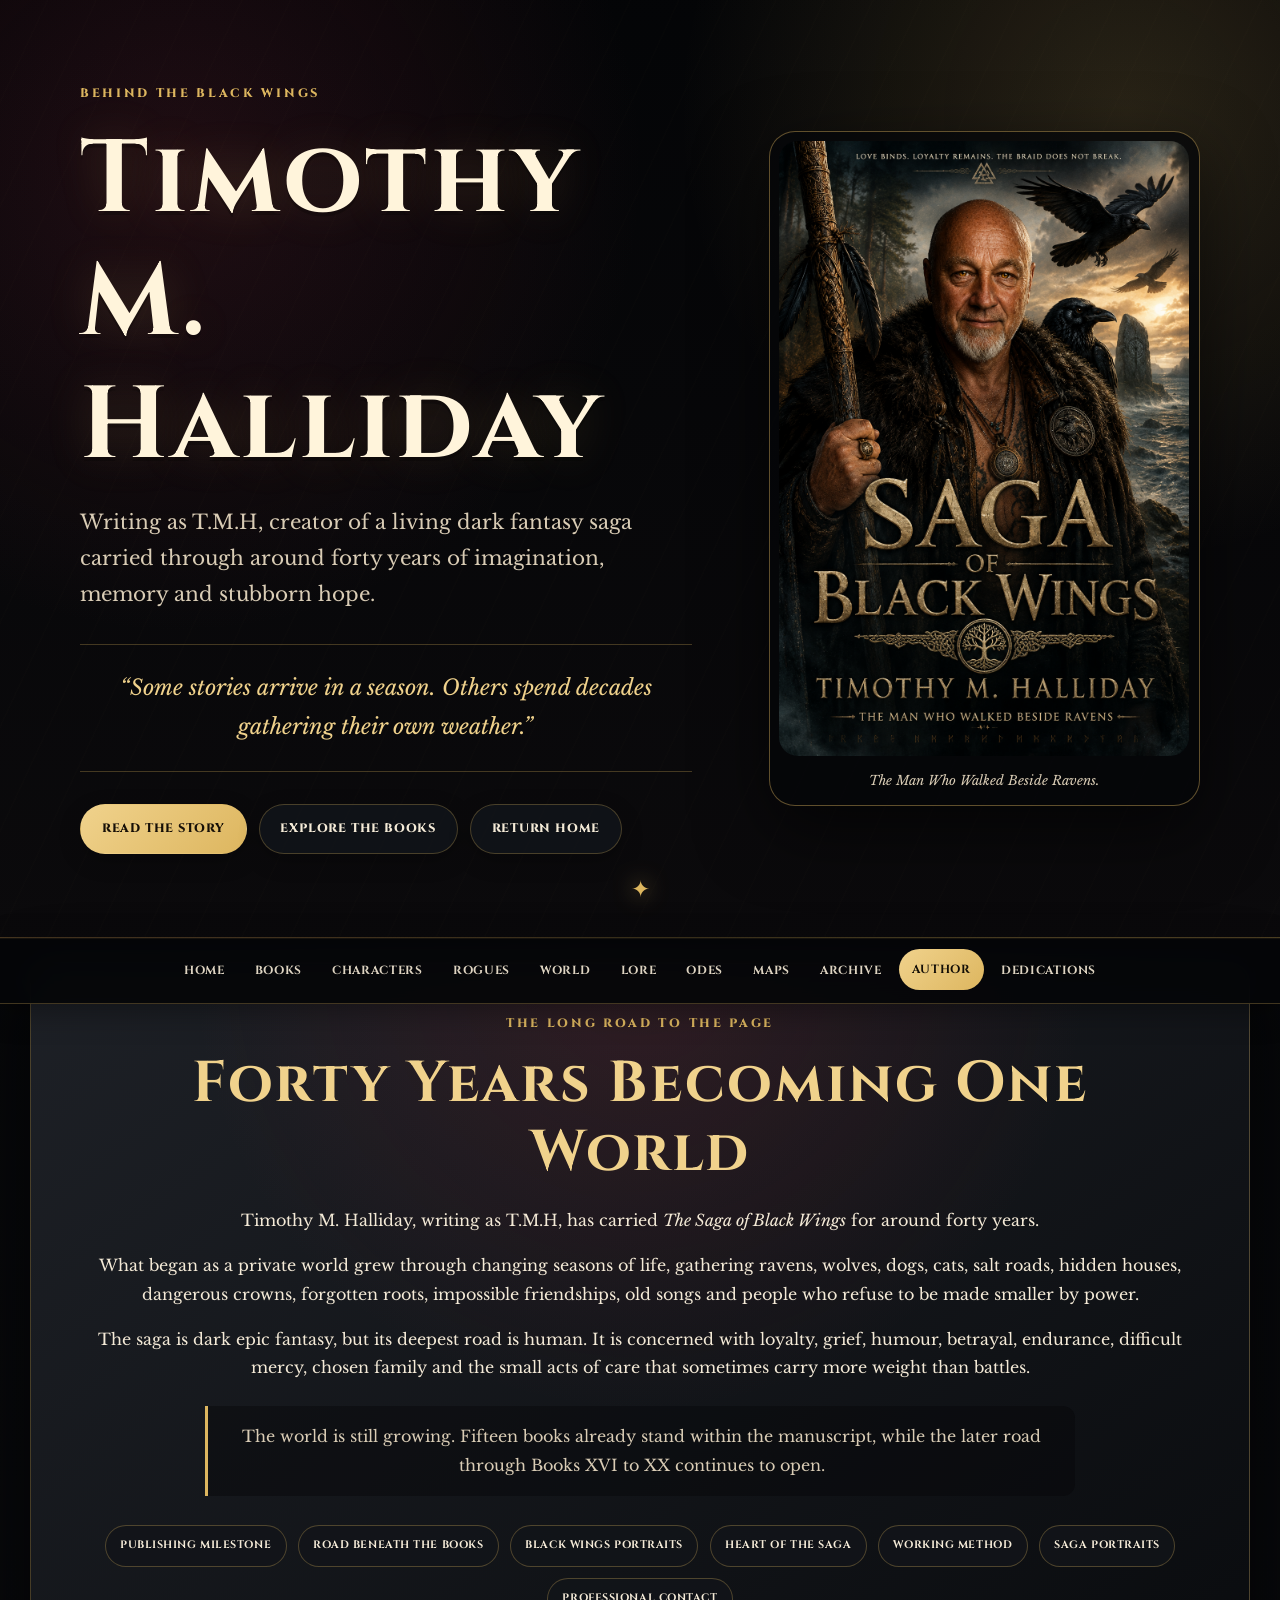
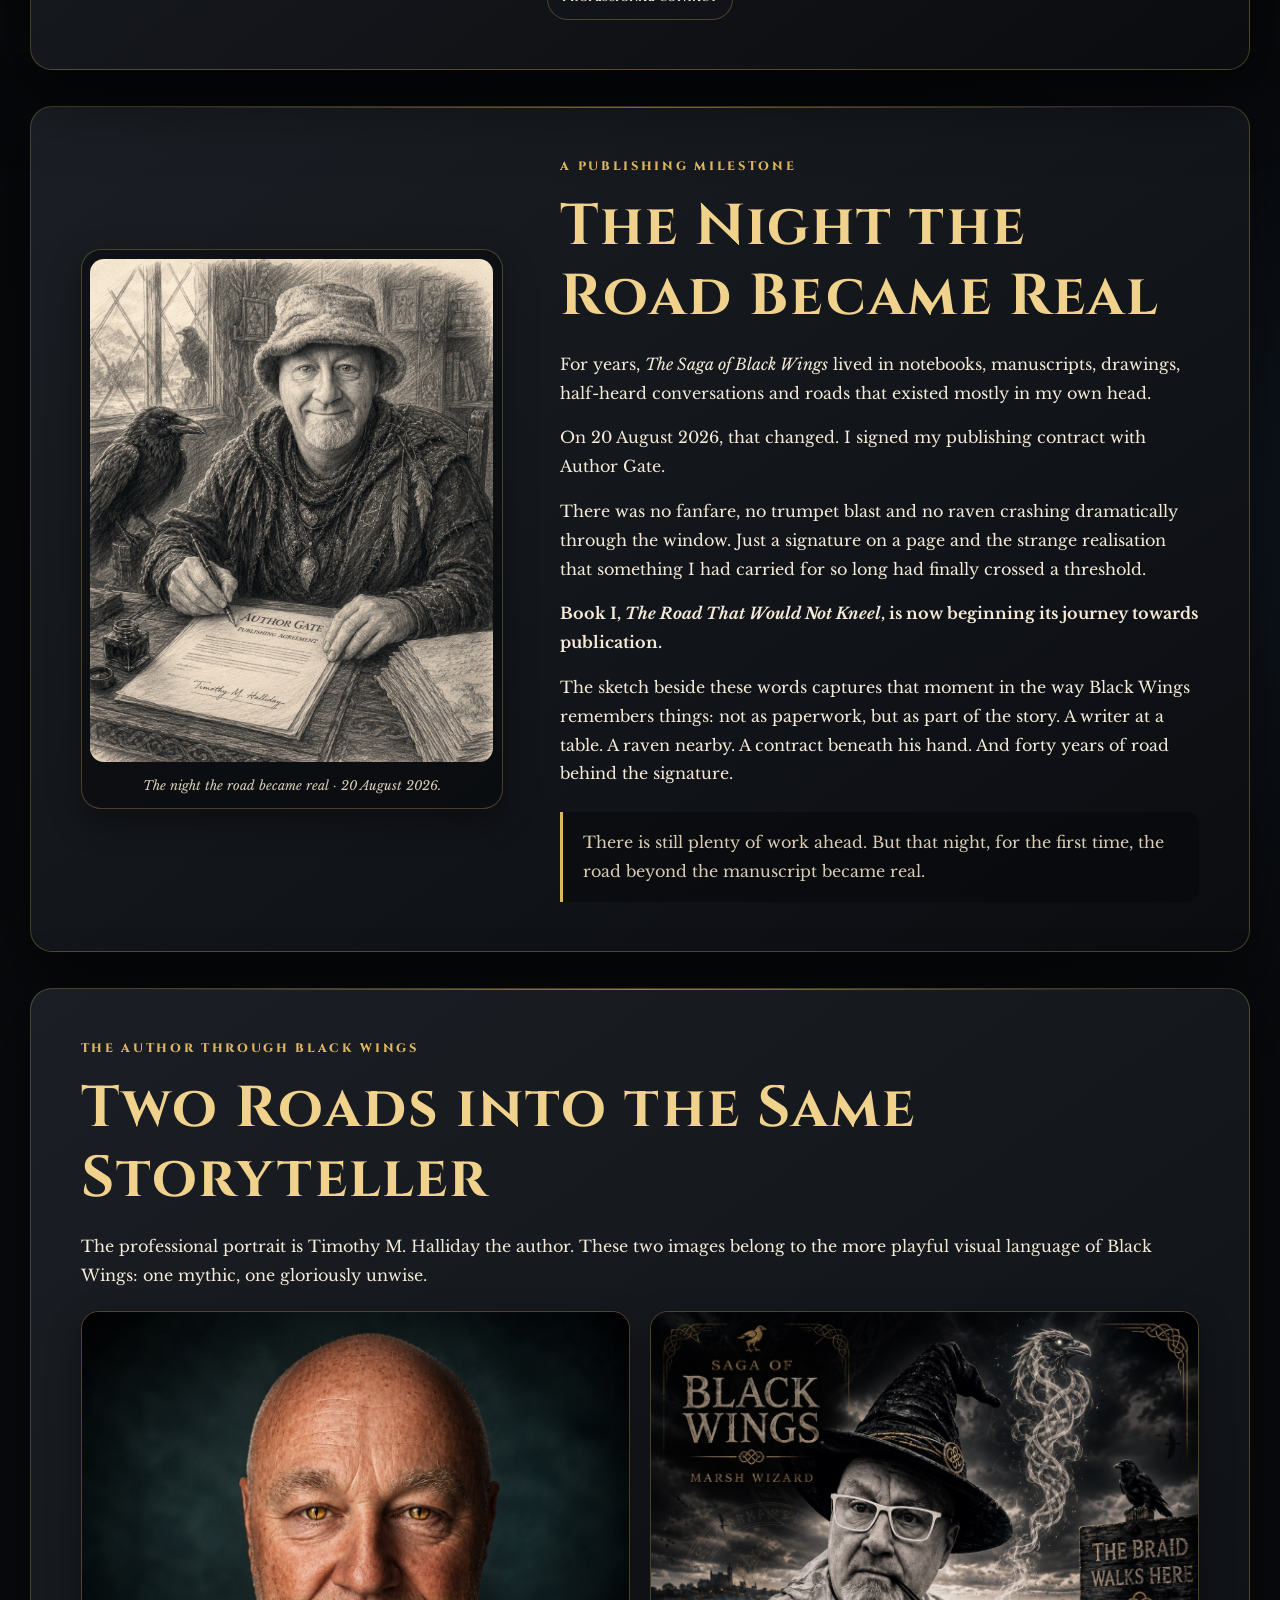
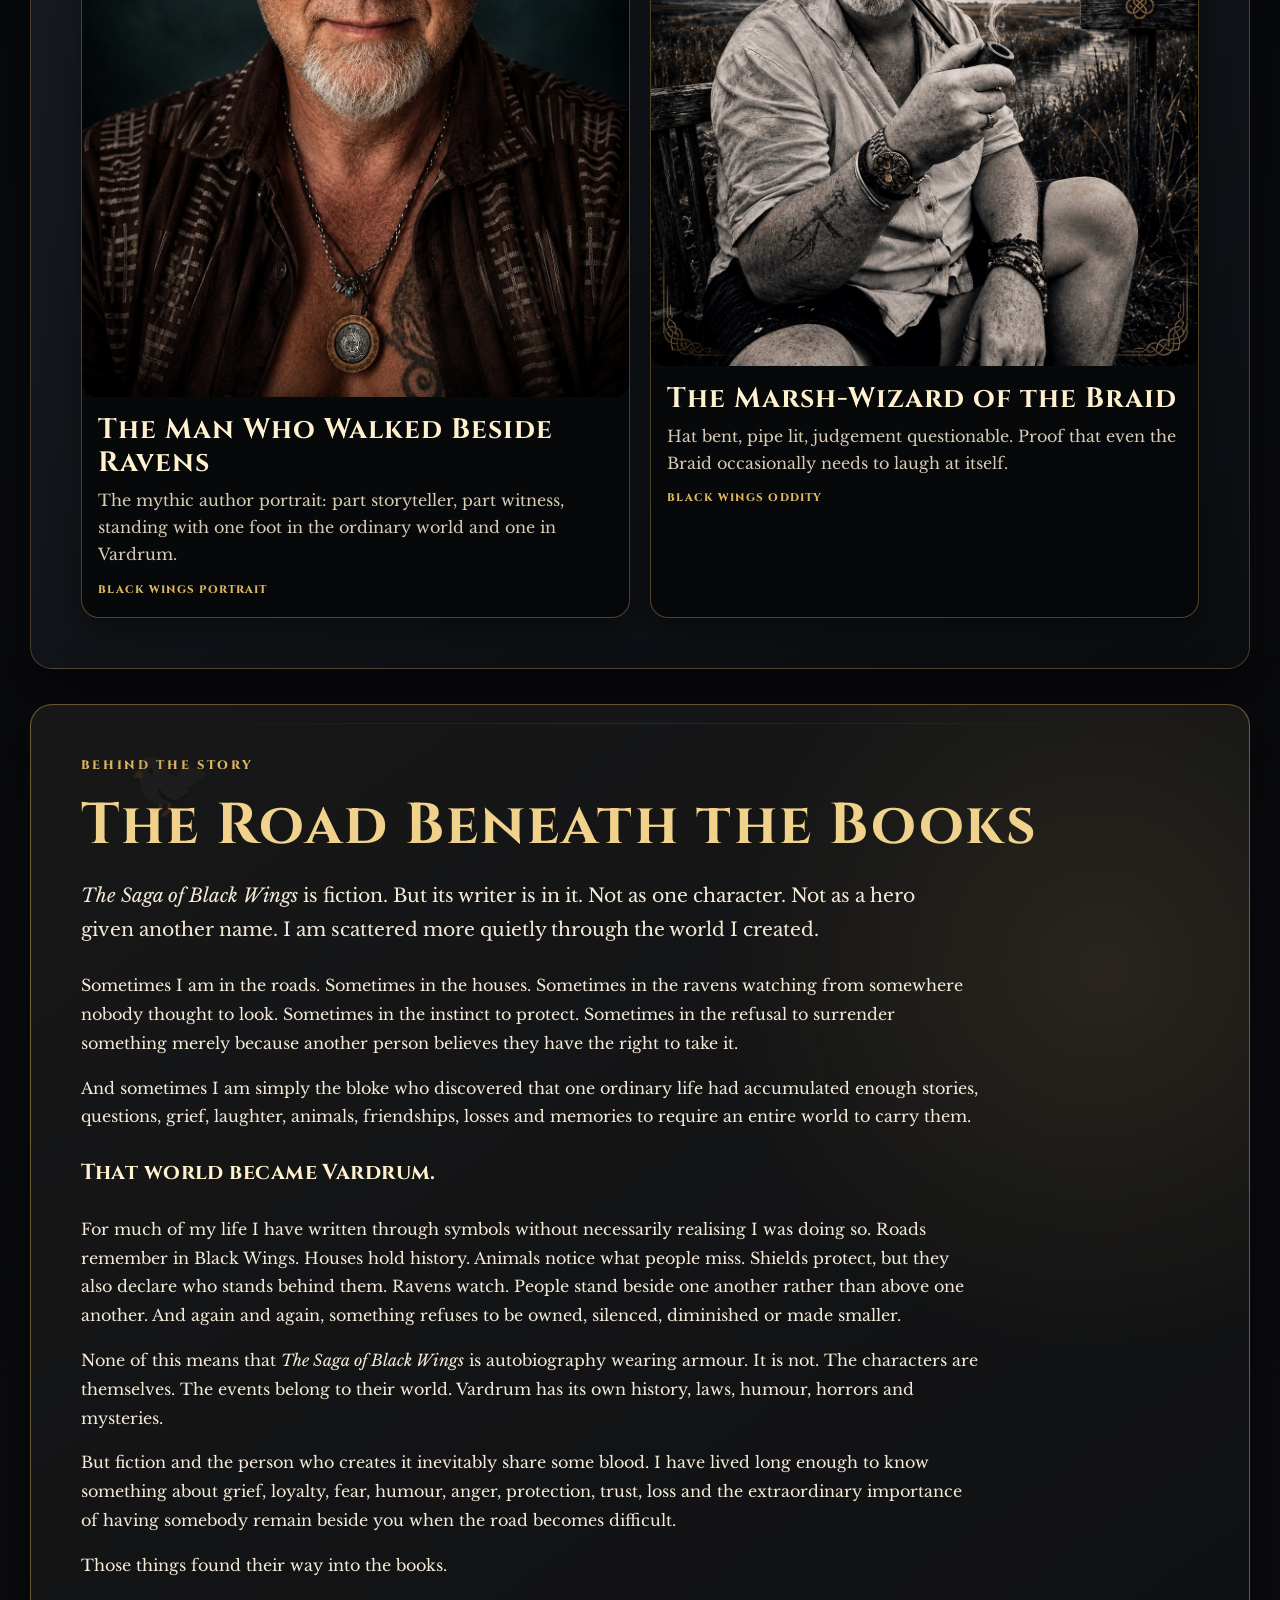
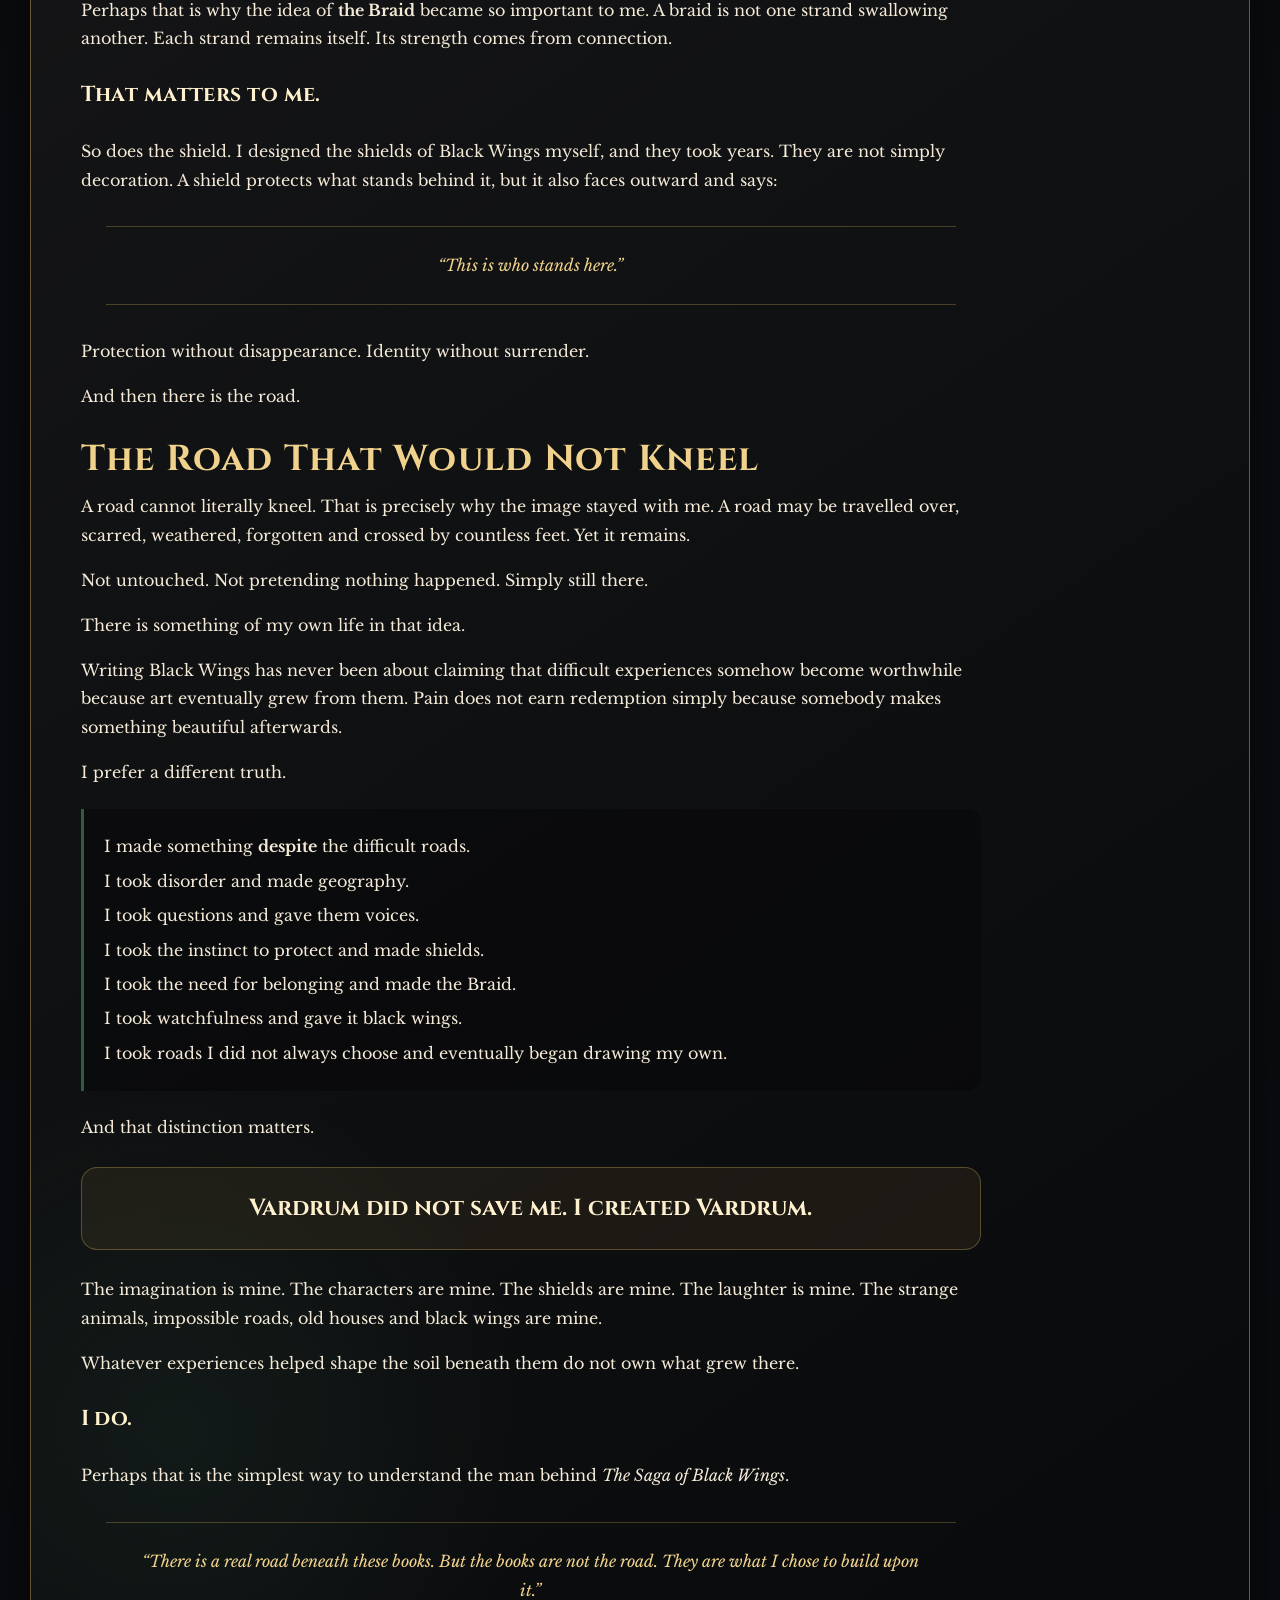
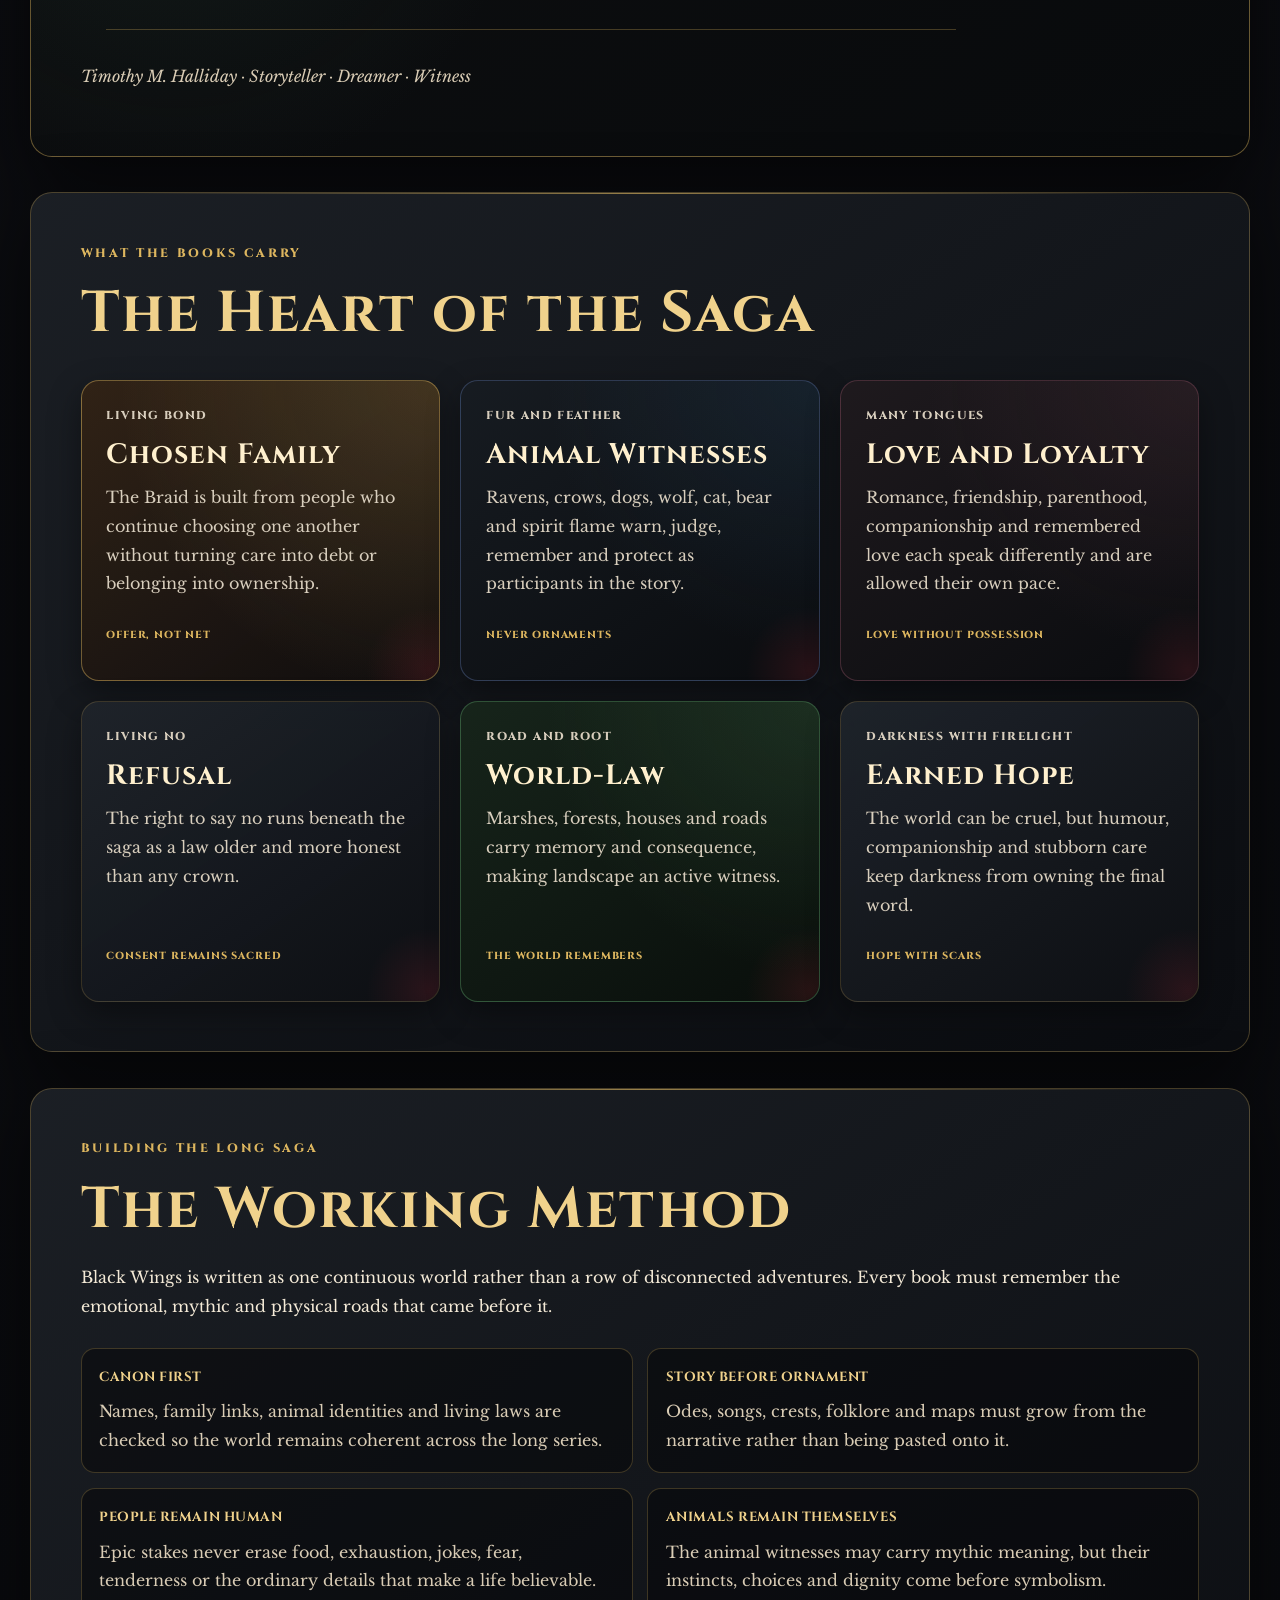
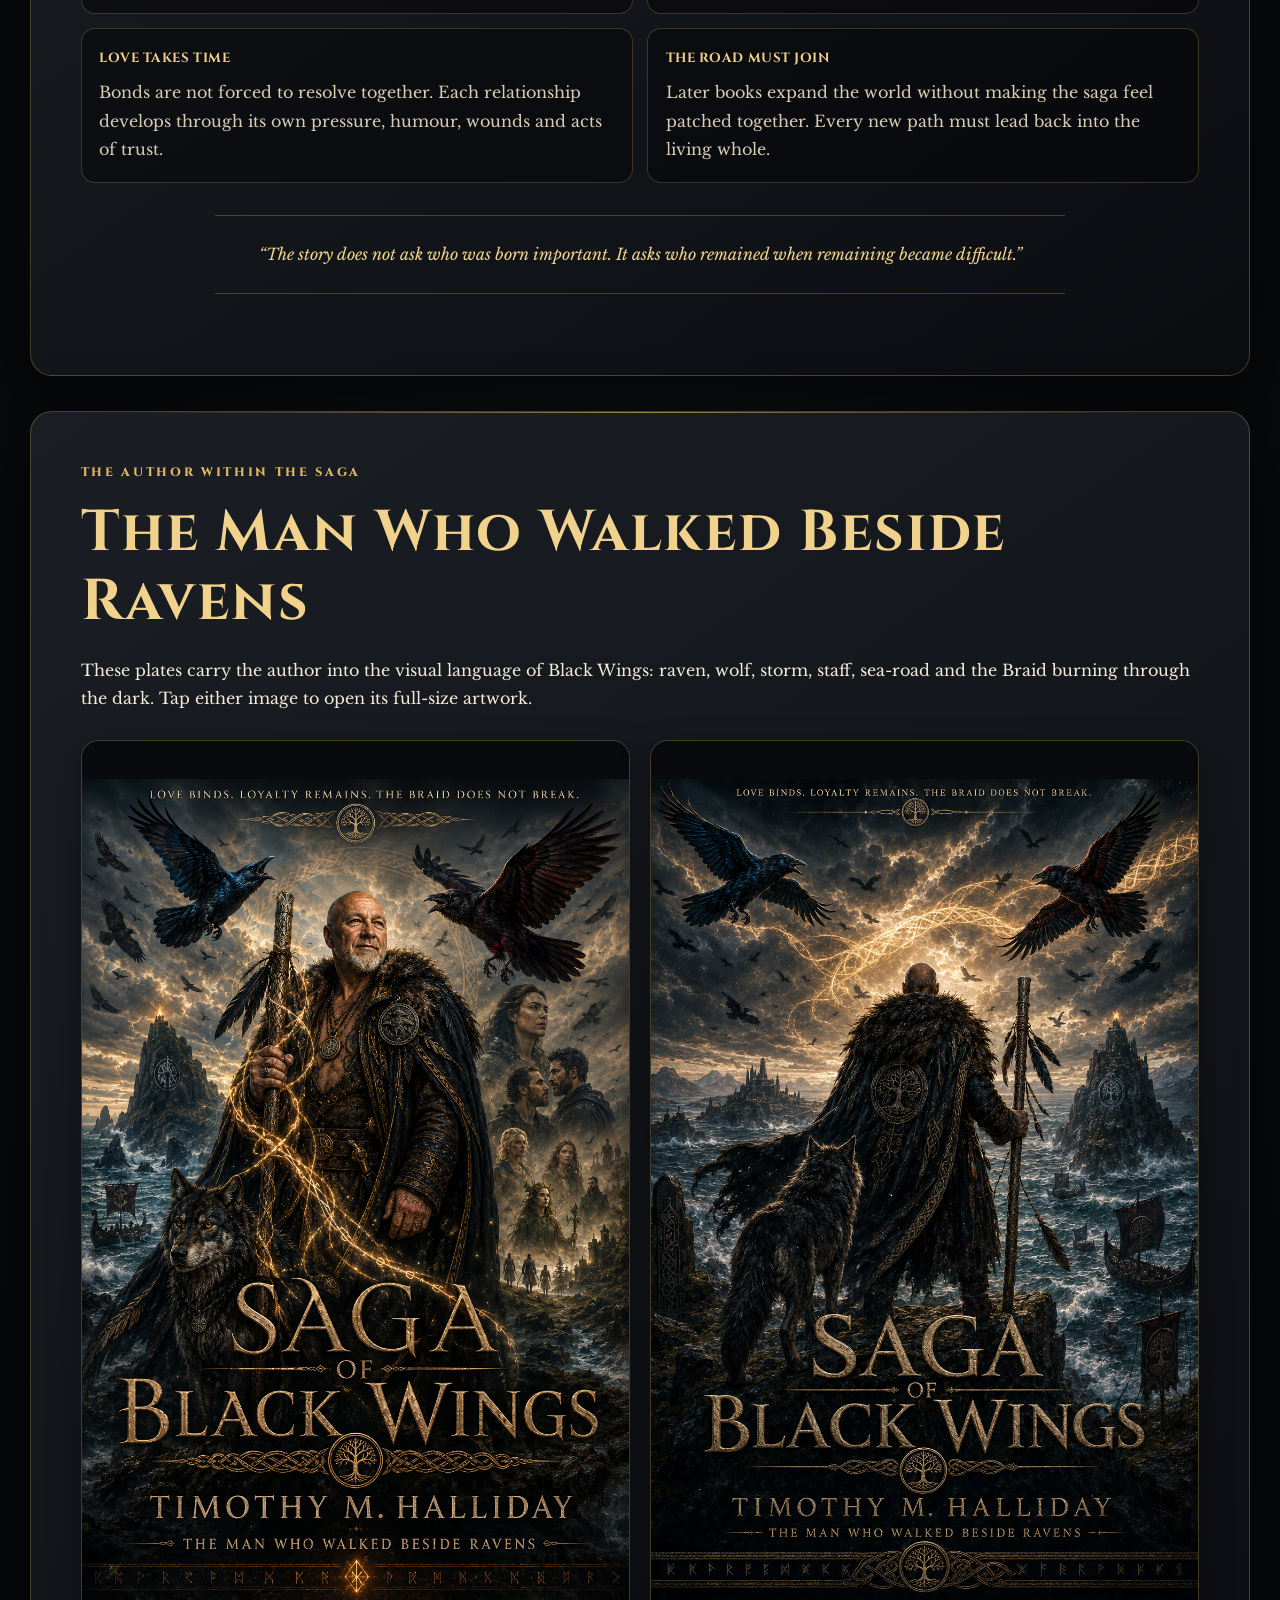
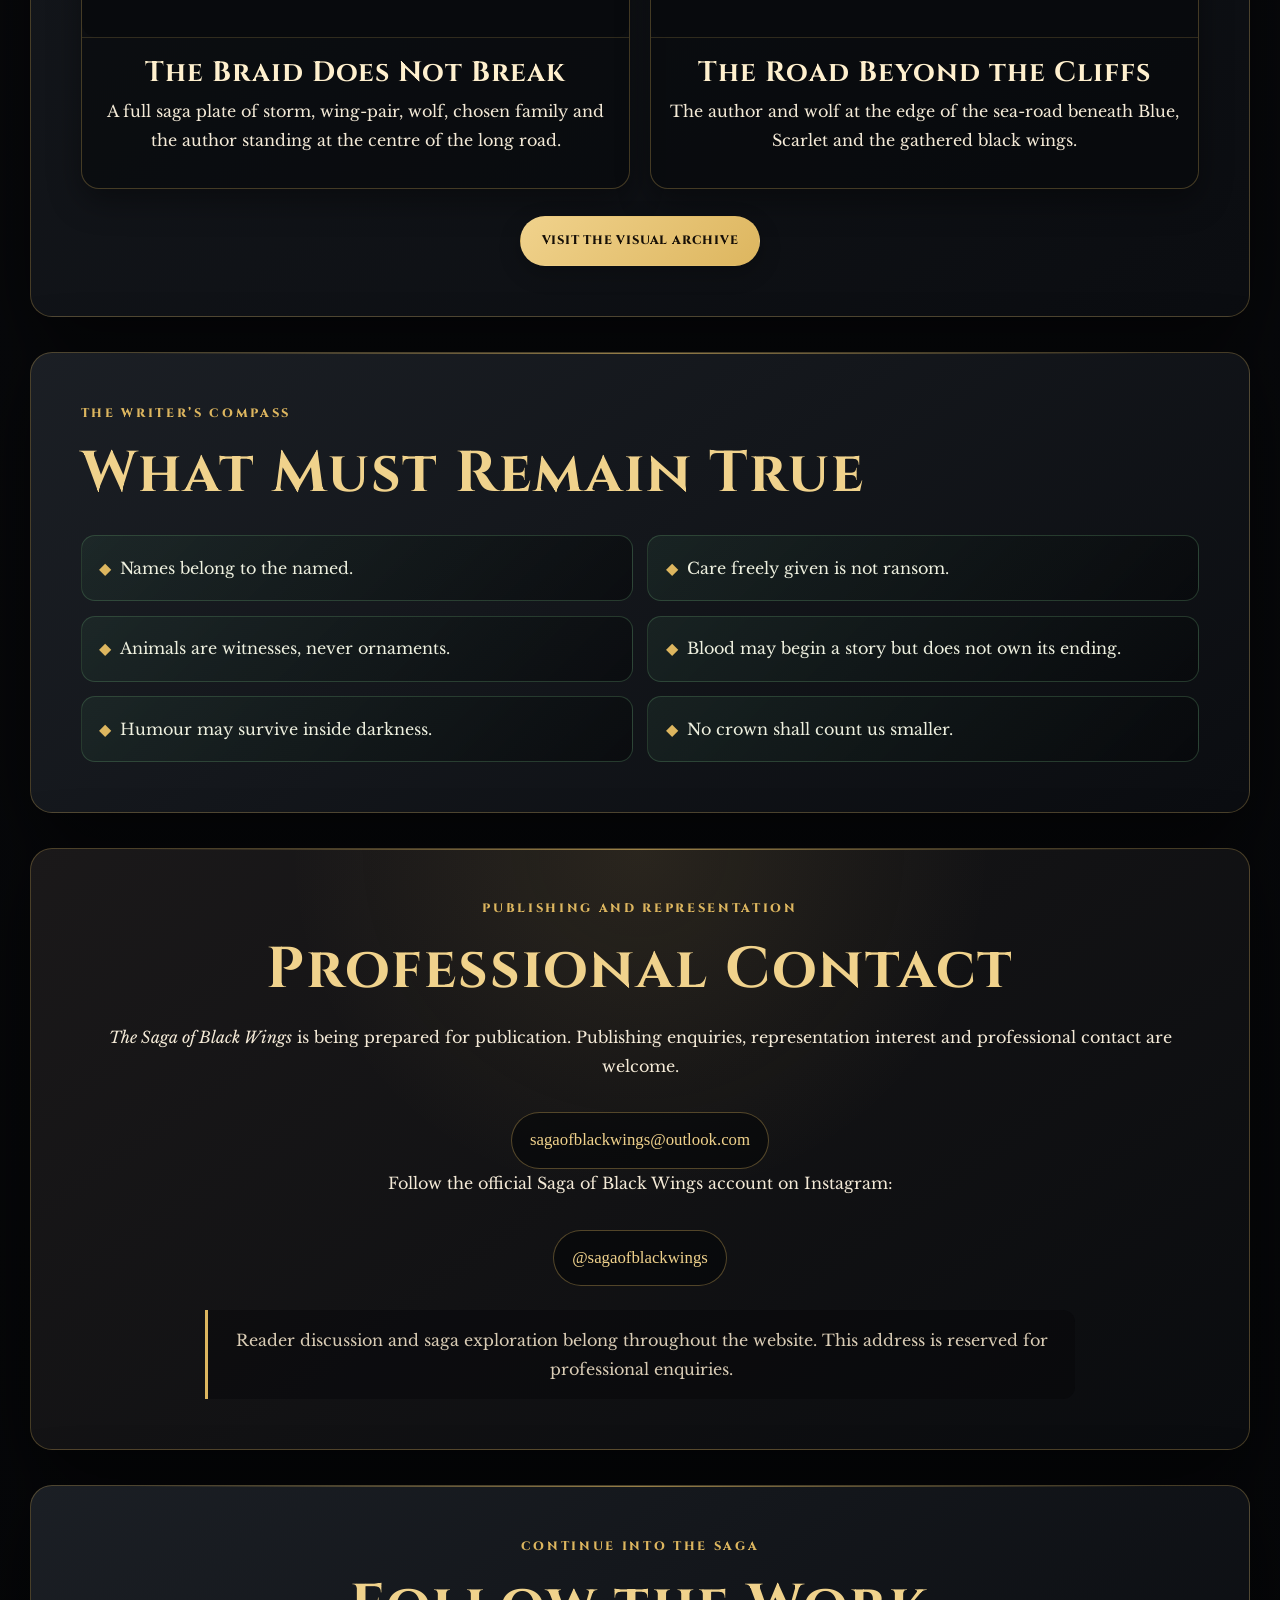
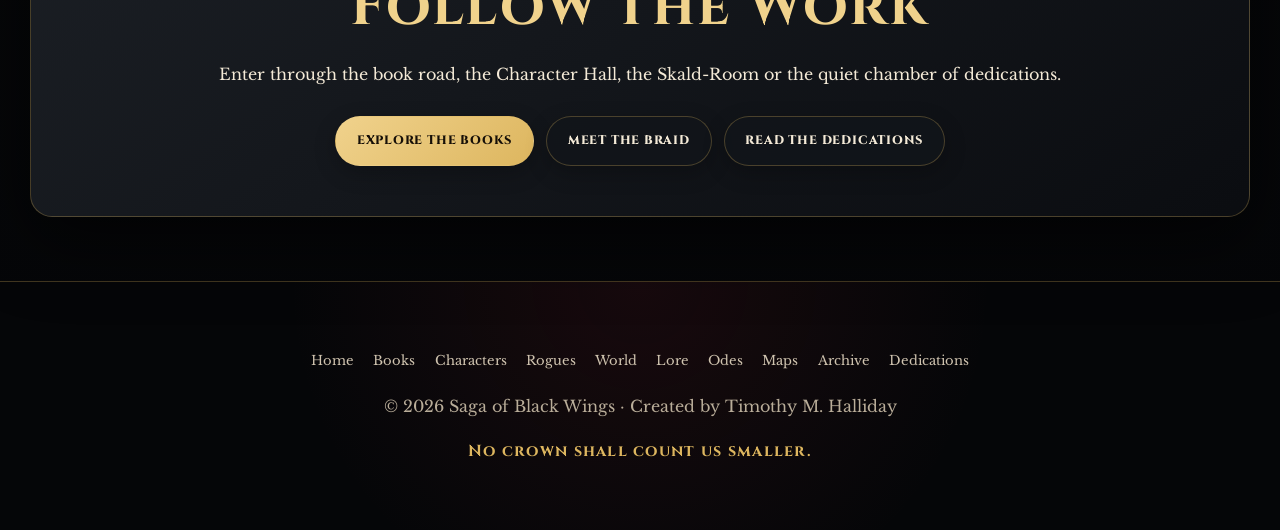
<file: author.html>
<!DOCTYPE html>
<html lang="en">
<head>
  <meta charset="UTF-8" />
  <meta name="viewport" content="width=device-width, initial-scale=1.0" />

  <title>Author | The Saga of Black Wings</title>

  <meta
    name="description"
    content="Meet Timothy M. Halliday, writing as T.M.H, creator of The Saga of Black Wings, a dark epic fantasy world carried for around forty years."
  />
  <meta name="author" content="Timothy M. Halliday" />
  <meta name="theme-color" content="#050608" />

  <meta property="og:title" content="Author | The Saga of Black Wings" />
  <meta
    property="og:description"
    content="Meet Timothy M. Halliday, creator of a fifteen-book manuscript saga of ravens, wolves, chosen family, living law and stubborn hope."
  />
  <meta property="og:type" content="profile" />
  <meta property="og:url" content="https://sagaofblackwings.com/author.html" />
  <meta
    property="og:image"
    content="https://sagaofblackwings.com/FBDC2E04-E0CF-487A-B8D1-BFC81CC3ADFB.png"
  />
  <meta
    property="og:image:alt"
    content="Black Wings author portrait of Timothy M. Halliday"
  />

  <meta name="twitter:card" content="summary_large_image" />
  <meta name="twitter:title" content="Author | The Saga of Black Wings" />
  <meta
    name="twitter:description"
    content="Meet Timothy M. Halliday, writing as T.M.H, creator of The Saga of Black Wings."
  />
  <meta
    name="twitter:image"
    content="https://sagaofblackwings.com/FBDC2E04-E0CF-487A-B8D1-BFC81CC3ADFB.png"
  />

  <link rel="canonical" href="https://sagaofblackwings.com/author.html" />
  <link rel="stylesheet" href="style.css" />

  <style>
    .author-hero {
      min-height: 76vh;
      padding-top: 5.2rem;
      padding-bottom: 5.2rem;
      background:
        radial-gradient(circle at 14% 18%, rgba(116, 37, 55, 0.24), transparent 29rem),
        radial-gradient(circle at 88% 12%, rgba(221, 182, 95, 0.17), transparent 28rem),
        linear-gradient(180deg, rgba(4, 5, 7, 0.97), rgba(11, 10, 12, 0.99));
    }

    .author-hero-layout {
      display: grid;
      grid-template-columns: minmax(0, 1.05fr) minmax(280px, 0.74fr);
      gap: clamp(2rem, 6vw, 5rem);
      align-items: center;
      width: min(100%, 1120px);
      margin: 0 auto;
    }

    .author-hero .hero-text {
      width: 100%;
      text-align: left;
    }

    .author-hero .tagline,
    .author-hero .hero-quote {
      margin-left: 0;
    }

    .author-hero .hero-buttons {
      justify-content: flex-start;
    }

    .author-hero-art {
      margin: 0;
      padding: 0.6rem;
      background: rgba(5, 6, 8, 0.75);
      border: 1px solid rgba(221, 182, 95, 0.42);
      border-radius: 26px;
      box-shadow: var(--shadow);
    }

    .author-hero-art img {
      width: 100%;
      height: auto;
      max-height: 790px;
      object-fit: contain;
      background: #080a0d;
      border-radius: 19px;
    }

    .author-hero-art figcaption {
      padding: 0.8rem 0.4rem 0.2rem;
      color: var(--parchment-soft);
      font-size: 0.82rem;
      font-style: italic;
      text-align: center;
    }

    .author-seal {
      max-width: 870px;
      margin: 1.5rem auto 0;
      padding: 1rem 1.2rem;
      color: var(--parchment-soft);
      background: rgba(5, 6, 8, 0.42);
      border-left: 3px solid var(--gold);
      border-radius: 0 12px 12px 0;
    }

    .author-nav {
      display: flex;
      flex-wrap: wrap;
      justify-content: center;
      gap: 0.7rem;
      margin-top: 1.8rem;
    }

    .author-nav a {
      display: inline-flex;
      align-items: center;
      min-height: 42px;
      padding: 0.55rem 0.9rem;
      color: var(--parchment);
      background: rgba(18, 21, 26, 0.84);
      border: 1px solid rgba(221, 182, 95, 0.3);
      border-radius: 999px;
      font-family: "Cinzel", Georgia, serif;
      font-size: 0.67rem;
      font-weight: 700;
      letter-spacing: 0.052em;
      text-decoration: none;
      text-transform: uppercase;
    }

    .author-nav a:hover {
      color: #160f07;
      background: var(--gold-bright);
      border-color: var(--gold-bright);
    }

    .bio-layout {
      display: grid;
      grid-template-columns: minmax(270px, 0.74fr) minmax(0, 1.12fr);
      gap: clamp(1.6rem, 5vw, 3.6rem);
      align-items: center;
    }

    .bio-photo {
      margin: 0;
      padding: 0.55rem;
      background: rgba(5, 6, 8, 0.5);
      border: 1px solid rgba(221, 182, 95, 0.3);
      border-radius: 20px;
      box-shadow: var(--soft-shadow);
    }

    .bio-photo img {
      width: 100%;
      aspect-ratio: 4 / 5;
      object-fit: cover;
      object-position: center top;
      border-radius: 14px;
    }

    .bio-photo figcaption {
      padding: 0.75rem 0.3rem 0.15rem;
      color: var(--parchment-soft);
      font-size: 0.8rem;
      font-style: italic;
      text-align: center;
    }

    .milestone-grid {
      display: grid;
      grid-template-columns: repeat(3, minmax(0, 1fr));
      gap: 1rem;
      margin-top: 1.7rem;
    }

    .milestone {
      padding: 1.25rem 1rem;
      text-align: center;
      background: rgba(5, 6, 8, 0.46);
      border: 1px solid rgba(221, 182, 95, 0.25);
      border-radius: 16px;
    }

    .milestone strong {
      display: block;
      margin-bottom: 0.35rem;
      color: var(--gold-bright);
      font-family: "Cinzel", Georgia, serif;
      font-size: clamp(1.35rem, 3vw, 2rem);
    }

    .milestone span {
      color: var(--parchment-soft);
      font-size: 0.84rem;
    }

    .theme-grid {
      grid-template-columns: repeat(3, minmax(0, 1fr));
    }

    .theme-card {
      display: flex;
      flex-direction: column;
      min-height: 100%;
    }

    .theme-card .theme-note {
      margin-top: auto;
      padding-top: 0.75rem;
      color: var(--gold);
      font-family: "Cinzel", Georgia, serif;
      font-size: 0.64rem;
      font-weight: 800;
      letter-spacing: 0.08em;
      text-transform: uppercase;
    }

    .animal-theme {
      border-color: rgba(74, 91, 132, 0.55);
      background:
        radial-gradient(circle at 100% 0%, rgba(49, 93, 131, 0.18), transparent 17rem),
        linear-gradient(145deg, rgba(23, 28, 34, 0.98), rgba(10, 12, 15, 0.99));
    }

    .forest-theme {
      border-color: rgba(71, 122, 81, 0.58);
      background:
        radial-gradient(circle at 100% 0%, rgba(71, 122, 81, 0.21), transparent 17rem),
        linear-gradient(145deg, rgba(23, 37, 27, 0.98), rgba(9, 14, 11, 0.99));
    }

    .love-theme {
      border-color: rgba(116, 68, 83, 0.52);
      background:
        radial-gradient(circle at 100% 0%, rgba(116, 68, 83, 0.19), transparent 17rem),
        linear-gradient(145deg, rgba(31, 26, 30, 0.98), rgba(10, 12, 15, 0.99));
    }

    .process-grid {
      display: grid;
      grid-template-columns: repeat(2, minmax(0, 1fr));
      gap: 0.9rem;
      margin-top: 1.7rem;
    }

    .process-card {
      margin: 0;
      padding: 1.1rem;
      color: var(--parchment-soft);
      background: rgba(5, 6, 8, 0.48);
      border: 1px solid rgba(221, 182, 95, 0.24);
      border-radius: 14px;
    }

    .process-card strong {
      display: block;
      margin-bottom: 0.45rem;
      color: var(--gold-bright);
      font-family: "Cinzel", Georgia, serif;
      font-size: 0.83rem;
      letter-spacing: 0.04em;
      text-transform: uppercase;
    }

    .portrait-pair {
      display: grid;
      grid-template-columns: repeat(2, minmax(0, 1fr));
      gap: 1.2rem;
      margin-top: 1.7rem;
    }

    .portrait-card {
      overflow: hidden;
      background: rgba(5, 6, 8, 0.5);
      border: 1px solid rgba(221, 182, 95, 0.28);
      border-radius: 18px;
      box-shadow: var(--soft-shadow);
    }

    .portrait-card a {
      display: block;
    }

    .portrait-card img {
      width: 100%;
      height: clamp(520px, 70vw, 920px);
      object-fit: contain;
      background: #080a0d;
    }

    .portrait-card .portrait-copy {
      padding: 1.1rem;
      border-top: 1px solid rgba(221, 182, 95, 0.18);
      text-align: center;
    }

    .portrait-card h3 {
      margin-bottom: 0.45rem;
      color: #fff0ce;
    }

    .contact-panel {
      text-align: center;
      background:
        radial-gradient(circle at 50% 0%, rgba(221, 182, 95, 0.1), transparent 22rem),
        linear-gradient(145deg, rgba(27, 25, 26, 0.98), rgba(10, 12, 15, 0.99));
    }

    .contact-address {
      display: inline-flex;
      align-items: center;
      justify-content: center;
      min-height: 50px;
      margin: 1rem auto 0;
      padding: 0.75rem 1.15rem;
      color: var(--gold-bright);
      background: rgba(5, 6, 8, 0.58);
      border: 1px solid rgba(221, 182, 95, 0.35);
      border-radius: 999px;
      font-family: Georgia, "Times New Roman", serif;
      font-size: clamp(0.9rem, 2.5vw, 1.05rem);
      overflow-wrap: anywhere;
      text-decoration: none;
    }

    .contact-address:hover {
      color: #160f07;
      background: var(--gold-bright);
    }

    .author-law-grid {
      display: grid;
      grid-template-columns: repeat(2, minmax(0, 1fr));
      gap: 0.9rem;
      margin-top: 1.7rem;
    }

    .author-law {
      margin: 0;
      padding: 1.1rem;
      color: #eef0df;
      background:
        linear-gradient(135deg, rgba(49, 90, 69, 0.2), rgba(5, 6, 8, 0.52));
      border: 1px solid rgba(83, 128, 94, 0.38);
      border-radius: 14px;
    }

    .author-law::before {
      content: "◆";
      margin-right: 0.55rem;
      color: var(--gold);
    }

    @media (max-width: 980px) {
      .author-hero-layout,
      .bio-layout {
        grid-template-columns: 1fr;
      }

      .author-hero .hero-text {
        text-align: center;
      }

      .author-hero .tagline,
      .author-hero .hero-quote {
        margin-right: auto;
        margin-left: auto;
      }

      .author-hero .hero-buttons {
        justify-content: center;
      }

      .author-hero-art,
      .bio-photo {
        width: min(100%, 560px);
        margin: 0 auto;
      }

      .theme-grid {
        grid-template-columns: repeat(2, minmax(0, 1fr));
      }
    }

    @media (max-width: 720px) {
      .author-hero {
        min-height: auto;
      }

      .author-nav {
        align-items: stretch;
        flex-direction: column;
      }

      .author-nav a {
        justify-content: center;
        width: 100%;
      }

      .milestone-grid,
      .theme-grid,
      .process-grid,
      .portrait-pair,
      .author-law-grid {
        grid-template-columns: 1fr;
      }

      .portrait-card img {
        height: auto;
        max-height: 720px;
      }
    }
  
    .road-beneath-panel {
      position: relative;
      overflow: hidden;
      border-color: rgba(221, 182, 95, 0.44);
      background:
        radial-gradient(circle at 88% 10%, rgba(221, 182, 95, 0.11), transparent 24rem),
        radial-gradient(circle at 12% 88%, rgba(49, 90, 69, 0.16), transparent 22rem),
        linear-gradient(145deg, rgba(24, 24, 25, 0.98), rgba(8, 10, 12, 0.99));
    }

    .road-beneath-panel::before {
      content: "🐦‍⬛";
      position: absolute;
      top: 1.1rem;
      right: 1.4rem;
      font-size: clamp(2rem, 6vw, 4.2rem);
      opacity: 0.12;
      pointer-events: none;
    }

    .road-beneath-intro {
      max-width: 850px;
      margin: 0 0 1.5rem;
      color: var(--parchment);
      font-size: clamp(1.05rem, 2vw, 1.18rem);
      line-height: 1.8;
    }

    .road-beneath-copy {
      max-width: 900px;
    }

    .road-beneath-copy p {
      line-height: 1.8;
    }

    .road-beneath-copy .standalone-line {
      margin: 1.4rem 0;
      color: #fff0ce;
      font-family: "Cinzel", Georgia, serif;
      font-size: clamp(1.05rem, 2.2vw, 1.35rem);
      font-weight: 700;
      letter-spacing: 0.02em;
    }

    .road-beneath-copy .road-title {
      margin: 1.7rem 0 0.7rem;
      color: var(--gold-bright);
      font-family: "Cinzel", Georgia, serif;
      font-size: clamp(1.45rem, 3vw, 2.25rem);
      text-align: left;
    }

    .road-beneath-copy .maker-lines {
      margin: 1.4rem 0;
      padding: 1.1rem 1.25rem;
      background: rgba(5, 6, 8, 0.46);
      border-left: 3px solid var(--forest);
      border-radius: 0 14px 14px 0;
    }

    .road-beneath-copy .maker-lines p {
      margin: 0.35rem 0;
      color: var(--parchment);
    }

    .road-beneath-copy .creator-statement {
      margin: 1.6rem 0;
      padding: 1.2rem 1.3rem;
      color: #fff0ce;
      background: rgba(221, 182, 95, 0.08);
      border: 1px solid rgba(221, 182, 95, 0.32);
      border-radius: 16px;
      font-family: "Cinzel", Georgia, serif;
      font-size: clamp(1.1rem, 2.3vw, 1.45rem);
      font-weight: 700;
      text-align: center;
    }

    .road-beneath-signoff {
      margin-top: 1.8rem;
      color: var(--parchment-soft);
      font-style: italic;
    }

  
    .persona-grid {
      display: grid;
      grid-template-columns: repeat(2, minmax(0, 1fr));
      gap: 1.2rem;
      margin-top: 1.35rem;
    }

    .persona-card {
      overflow: hidden;
      background: rgba(7, 8, 10, 0.94);
      border: 1px solid rgba(221, 182, 95, 0.34);
      border-radius: 18px;
      box-shadow: var(--soft-shadow);
    }

    .persona-card img {
      width: 100%;
      height: auto;
      display: block;
    }

    .persona-copy {
      padding: 1rem 1.05rem 1.15rem;
    }

    .persona-copy h3 {
      margin: 0 0 0.45rem;
      color: #fff0ce;
    }

    .persona-copy p {
      margin: 0;
      color: var(--parchment-soft);
      line-height: 1.7;
    }

    .persona-label {
      margin-top: 0.75rem !important;
      color: var(--gold) !important;
      font-family: "Cinzel", Georgia, serif;
      font-size: 0.68rem;
      font-weight: 800;
      letter-spacing: 0.1em;
      text-transform: uppercase;
    }

    @media (max-width: 760px) {
      .persona-grid {
        grid-template-columns: 1fr;
      }
    }

  </style>

  <script type="application/ld+json">
  {
    "@context": "https://schema.org",
    "@type": "Person",
    "name": "Timothy M. Halliday",
    "alternateName": "T.M.H",
    "url": "https://sagaofblackwings.com/author.html",
    "image": "https://sagaofblackwings.com/FEEF346C-1946-4032-94ED-5C47FE8EC84B.png",
    "jobTitle": "Author",
    "description": "Creator of The Saga of Black Wings, a dark epic fantasy saga carried for around forty years."
  }
  </script>
</head>

<body>
  <a class="skip-link" href="#main-content">Skip to main content</a>

  <header class="page-hero author-hero">
    <div class="author-hero-layout">
      <div class="hero-text">
        <p class="eyebrow">Behind the Black Wings</p>

        <h1>Timothy M. Halliday</h1>

        <p class="tagline">
          Writing as T.M.H, creator of a living dark fantasy saga carried
          through around forty years of imagination, memory and stubborn hope.
        </p>

        <blockquote class="hero-quote">
          “Some stories arrive in a season. Others spend decades gathering their own weather.”
        </blockquote>

        <div class="hero-buttons">
          <a href="#about-the-author" class="button primary">Read the Story</a>
          <a href="books.html" class="button secondary">Explore the Books</a>
          <a href="index.html" class="button secondary">Return Home</a>
        </div>
      </div>

      <figure class="author-hero-art">
        <img
          src="FBDC2E04-E0CF-487A-B8D1-BFC81CC3ADFB.png"
          alt="Viking-fantasy portrait of Timothy M. Halliday with golden serpent eyes, raven, staff and the Saga of Black Wings title"
          fetchpriority="high"
        />
        <figcaption>The Man Who Walked Beside Ravens.</figcaption>
      </figure>
    </div>
  </header>

  <nav class="site-nav" aria-label="Main navigation">
    <a href="index.html">Home</a>
    <a href="books.html">Books</a>
    <a href="characters.html">Characters</a>
    <a href="rogues.html">Rogues</a>
    <a href="world.html">World</a>
    <a href="lore.html">Lore</a>
    <a href="odes.html">Odes</a>
    <a href="maps.html">Maps</a>
    <a href="archive.html">Archive</a>
    <a href="author.html" aria-current="page">Author</a>
    <a href="dedications.html">Dedications</a>
  </nav>

  <main id="main-content">
    <section class="panel intro-panel" id="about-the-author">
      <p class="eyebrow">The Long Road to the Page</p>
      <h2>Forty Years Becoming One World</h2>

      <p>
        Timothy M. Halliday, writing as T.M.H, has carried
        <em>The Saga of Black Wings</em> for around forty years.
      </p>

      <p>
        What began as a private world grew through changing seasons of life,
        gathering ravens, wolves, dogs, cats, salt roads, hidden houses,
        dangerous crowns, forgotten roots, impossible friendships, old songs
        and people who refuse to be made smaller by power.
      </p>

      <p>
        The saga is dark epic fantasy, but its deepest road is human. It is
        concerned with loyalty, grief, humour, betrayal, endurance, difficult
        mercy, chosen family and the small acts of care that sometimes carry
        more weight than battles.
      </p>

      <p class="author-seal">
        The world is still growing. Fifteen books already stand within the
        manuscript, while the later road through Books XVI to XX continues to
        open.
      </p>

      <nav class="author-nav" aria-label="Jump to author sections">
        <a href="#writing-life">Publishing Milestone</a>
        <a href="#road-beneath-books">Road Beneath the Books</a>
        <a href="#black-wings-personas">Black Wings Portraits</a>
        <a href="#saga-heart">Heart of the Saga</a>
        <a href="#working-method">Working Method</a>
        <a href="#portraits">Saga Portraits</a>
        <a href="#professional-contact">Professional Contact</a>
      </nav>
    </section>

    <section class="panel bio-layout" id="writing-life">
      <figure class="bio-photo">
        <a
          href="12AE0005-345E-4E14-A7F9-E793B416C2D8.png"
          target="_blank"
          rel="noopener"
          aria-label="Open the publishing contract signing sketch at full size"
        >
          <img
            src="12AE0005-345E-4E14-A7F9-E793B416C2D8.png"
            alt="Pencil sketch of Timothy M. Halliday signing his publishing contract with a raven beside him"
            loading="lazy"
          />
        </a>
        <figcaption>
          The night the road became real · 20 August 2026.
        </figcaption>
      </figure>

      <div>
        <p class="eyebrow">A Publishing Milestone</p>
        <h2>The Night the Road Became Real</h2>

        <p>
          For years, <em>The Saga of Black Wings</em> lived in notebooks,
          manuscripts, drawings, half-heard conversations and roads that existed
          mostly in my own head.
        </p>

        <p>
          On 20 August 2026, that changed. I signed my publishing contract with
          Author Gate.
        </p>

        <p>
          There was no fanfare, no trumpet blast and no raven crashing
          dramatically through the window. Just a signature on a page and the
          strange realisation that something I had carried for so long had
          finally crossed a threshold.
        </p>

        <p>
          <strong>Book I, <em>The Road That Would Not Kneel</em>, is now
          beginning its journey towards publication.</strong>
        </p>

        <p>
          The sketch beside these words captures that moment in the way Black
          Wings remembers things: not as paperwork, but as part of the story.
          A writer at a table. A raven nearby. A contract beneath his hand. And
          forty years of road behind the signature.
        </p>

        <p class="author-seal">
          There is still plenty of work ahead. But that night, for the first
          time, the road beyond the manuscript became real.
        </p>
      </div>
    </section>

        <section class="panel" id="black-wings-personas">
      <p class="eyebrow">The Author Through Black Wings</p>
      <h2>Two Roads into the Same Storyteller</h2>

      <p>
        The professional portrait is Timothy M. Halliday the author. These two
        images belong to the more playful visual language of Black Wings:
        one mythic, one gloriously unwise.
      </p>

      <div class="persona-grid">
        <article class="persona-card">
          <a
            href="timothy-black-wings-viking.jpg"
            target="_blank"
            rel="noopener"
            aria-label="Open the Black Wings portrait at full size"
          >
            <img
              src="timothy-black-wings-viking.jpg"
              alt="Saga-styled portrait of Timothy M. Halliday with golden eyes and dark northern clothing"
              width="1122"
              height="1402"
              loading="lazy"
            />
          </a>
          <div class="persona-copy">
            <h3>The Man Who Walked Beside Ravens</h3>
            <p>
              The mythic author portrait: part storyteller, part witness,
              standing with one foot in the ordinary world and one in Vardrum.
            </p>
            <p class="persona-label">Black Wings portrait</p>
          </div>
        </article>

        <article class="persona-card">
          <a
            href="timothy-marsh-wizard.jpg"
            target="_blank"
            rel="noopener"
            aria-label="Open the Marsh-Wizard portrait at full size"
          >
            <img
              src="timothy-marsh-wizard.jpg"
              alt="Humorous Black Wings portrait of Timothy M. Halliday as the Marsh-Wizard of the Braid"
              width="1148"
              height="1370"
              loading="lazy"
            />
          </a>
          <div class="persona-copy">
            <h3>The Marsh-Wizard of the Braid</h3>
            <p>
              Hat bent, pipe lit, judgement questionable. Proof that even the
              Braid occasionally needs to laugh at itself.
            </p>
            <p class="persona-label">Black Wings oddity</p>
          </div>
        </article>
      </div>
    </section>

    <section class="panel road-beneath-panel" id="road-beneath-books">
      <p class="eyebrow">Behind the Story</p>
      <h2>The Road Beneath the Books</h2>

      <p class="road-beneath-intro">
        <em>The Saga of Black Wings</em> is fiction. But its writer is in it.
        Not as one character. Not as a hero given another name. I am scattered
        more quietly through the world I created.
      </p>

      <div class="road-beneath-copy">
        <p>
          Sometimes I am in the roads. Sometimes in the houses. Sometimes in
          the ravens watching from somewhere nobody thought to look. Sometimes
          in the instinct to protect. Sometimes in the refusal to surrender
          something merely because another person believes they have the right
          to take it.
        </p>

        <p>
          And sometimes I am simply the bloke who discovered that one ordinary
          life had accumulated enough stories, questions, grief, laughter,
          animals, friendships, losses and memories to require an entire world
          to carry them.
        </p>

        <p class="standalone-line">That world became Vardrum.</p>

        <p>
          For much of my life I have written through symbols without necessarily
          realising I was doing so. Roads remember in Black Wings. Houses hold
          history. Animals notice what people miss. Shields protect, but they
          also declare who stands behind them. Ravens watch. People stand beside
          one another rather than above one another. And again and again,
          something refuses to be owned, silenced, diminished or made smaller.
        </p>

        <p>
          None of this means that <em>The Saga of Black Wings</em> is
          autobiography wearing armour. It is not. The characters are
          themselves. The events belong to their world. Vardrum has its own
          history, laws, humour, horrors and mysteries.
        </p>

        <p>
          But fiction and the person who creates it inevitably share some blood.
          I have lived long enough to know something about grief, loyalty, fear,
          humour, anger, protection, trust, loss and the extraordinary
          importance of having somebody remain beside you when the road becomes
          difficult.
        </p>

        <p>
          Those things found their way into the books.
        </p>

        <p>
          Perhaps that is why the idea of <strong>the Braid</strong> became so
          important to me. A braid is not one strand swallowing another. Each
          strand remains itself. Its strength comes from connection.
        </p>

        <p class="standalone-line">That matters to me.</p>

        <p>
          So does the shield. I designed the shields of Black Wings myself, and
          they took years. They are not simply decoration. A shield protects
          what stands behind it, but it also faces outward and says:
        </p>

        <blockquote>
          “This is who stands here.”
        </blockquote>

        <p>
          Protection without disappearance. Identity without surrender.
        </p>

        <p>And then there is the road.</p>

        <h3 class="road-title">The Road That Would Not Kneel</h3>

        <p>
          A road cannot literally kneel. That is precisely why the image stayed
          with me. A road may be travelled over, scarred, weathered, forgotten
          and crossed by countless feet. Yet it remains.
        </p>

        <p>
          Not untouched. Not pretending nothing happened. Simply still there.
        </p>

        <p>
          There is something of my own life in that idea.
        </p>

        <p>
          Writing Black Wings has never been about claiming that difficult
          experiences somehow become worthwhile because art eventually grew
          from them. Pain does not earn redemption simply because somebody
          makes something beautiful afterwards.
        </p>

        <p>I prefer a different truth.</p>

        <div class="maker-lines">
          <p>I made something <strong>despite</strong> the difficult roads.</p>
          <p>I took disorder and made geography.</p>
          <p>I took questions and gave them voices.</p>
          <p>I took the instinct to protect and made shields.</p>
          <p>I took the need for belonging and made the Braid.</p>
          <p>I took watchfulness and gave it black wings.</p>
          <p>I took roads I did not always choose and eventually began drawing my own.</p>
        </div>

        <p>And that distinction matters.</p>

        <p class="creator-statement">Vardrum did not save me. I created Vardrum.</p>

        <p>
          The imagination is mine. The characters are mine. The shields are
          mine. The laughter is mine. The strange animals, impossible roads,
          old houses and black wings are mine.
        </p>

        <p>
          Whatever experiences helped shape the soil beneath them do not own
          what grew there.
        </p>

        <p class="standalone-line">I do.</p>

        <p>
          Perhaps that is the simplest way to understand the man behind
          <em>The Saga of Black Wings</em>.
        </p>

        <blockquote>
          “There is a real road beneath these books. But the books are not the
          road. They are what I chose to build upon it.”
        </blockquote>

        <p class="road-beneath-signoff">
          Timothy M. Halliday · Storyteller · Dreamer · Witness
        </p>
      </div>
    </section>

    <section class="panel" id="saga-heart">
      <p class="eyebrow">What the Books Carry</p>
      <h2>The Heart of the Saga</h2>

      <div class="book-grid theme-grid">
        <article class="book-card theme-card featured-book">
          <p class="book-number">Living Bond</p>
          <h3>Chosen Family</h3>
          <p>
            The Braid is built from people who continue choosing one another
            without turning care into debt or belonging into ownership.
          </p>
          <p class="theme-note">Offer, not net</p>
        </article>

        <article class="book-card theme-card animal-theme">
          <p class="book-number">Fur and Feather</p>
          <h3>Animal Witnesses</h3>
          <p>
            Ravens, crows, dogs, wolf, cat, bear and spirit flame warn, judge,
            remember and protect as participants in the story.
          </p>
          <p class="theme-note">Never ornaments</p>
        </article>

        <article class="book-card theme-card love-theme">
          <p class="book-number">Many Tongues</p>
          <h3>Love and Loyalty</h3>
          <p>
            Romance, friendship, parenthood, companionship and remembered love
            each speak differently and are allowed their own pace.
          </p>
          <p class="theme-note">Love without possession</p>
        </article>

        <article class="book-card theme-card">
          <p class="book-number">Living No</p>
          <h3>Refusal</h3>
          <p>
            The right to say no runs beneath the saga as a law older and more
            honest than any crown.
          </p>
          <p class="theme-note">Consent remains sacred</p>
        </article>

        <article class="book-card theme-card forest-theme">
          <p class="book-number">Road and Root</p>
          <h3>World-Law</h3>
          <p>
            Marshes, forests, houses and roads carry memory and consequence,
            making landscape an active witness.
          </p>
          <p class="theme-note">The world remembers</p>
        </article>

        <article class="book-card theme-card">
          <p class="book-number">Darkness with Firelight</p>
          <h3>Earned Hope</h3>
          <p>
            The world can be cruel, but humour, companionship and stubborn care
            keep darkness from owning the final word.
          </p>
          <p class="theme-note">Hope with scars</p>
        </article>
      </div>
    </section>

    <section class="panel" id="working-method">
      <p class="eyebrow">Building the Long Saga</p>
      <h2>The Working Method</h2>

      <p>
        Black Wings is written as one continuous world rather than a row of
        disconnected adventures. Every book must remember the emotional,
        mythic and physical roads that came before it.
      </p>

      <div class="process-grid">
        <p class="process-card">
          <strong>Canon First</strong>
          Names, family links, animal identities and living laws are checked so
          the world remains coherent across the long series.
        </p>

        <p class="process-card">
          <strong>Story Before Ornament</strong>
          Odes, songs, crests, folklore and maps must grow from the narrative
          rather than being pasted onto it.
        </p>

        <p class="process-card">
          <strong>People Remain Human</strong>
          Epic stakes never erase food, exhaustion, jokes, fear, tenderness or
          the ordinary details that make a life believable.
        </p>

        <p class="process-card">
          <strong>Animals Remain Themselves</strong>
          The animal witnesses may carry mythic meaning, but their instincts,
          choices and dignity come before symbolism.
        </p>

        <p class="process-card">
          <strong>Love Takes Time</strong>
          Bonds are not forced to resolve together. Each relationship develops
          through its own pressure, humour, wounds and acts of trust.
        </p>

        <p class="process-card">
          <strong>The Road Must Join</strong>
          Later books expand the world without making the saga feel patched
          together. Every new path must lead back into the living whole.
        </p>
      </div>

      <blockquote>
        “The story does not ask who was born important. It asks who remained when remaining became difficult.”
      </blockquote>
    </section>

    <section class="panel" id="portraits">
      <p class="eyebrow">The Author Within the Saga</p>
      <h2>The Man Who Walked Beside Ravens</h2>

      <p>
        These plates carry the author into the visual language of Black Wings:
        raven, wolf, storm, staff, sea-road and the Braid burning through the
        dark. Tap either image to open its full-size artwork.
      </p>

      <div class="portrait-pair">
        <article class="portrait-card">
          <a
            href="810C05D0-E558-4975-9E66-88A90B82C579.png"
            target="_blank"
            rel="noopener"
            aria-label="Open the Saga of Black Wings author poster at full size"
          >
            <img
              src="810C05D0-E558-4975-9E66-88A90B82C579.png"
              alt="Saga of Black Wings author poster showing Timothy M. Halliday with staff, wolf, ravens and the gathered Braid"
              loading="lazy"
            />
          </a>

          <div class="portrait-copy">
            <h3>The Braid Does Not Break</h3>
            <p>
              A full saga plate of storm, wing-pair, wolf, chosen family and the
              author standing at the centre of the long road.
            </p>
          </div>
        </article>

        <article class="portrait-card">
          <a
            href="F2ED0791-587E-477B-9C2F-66422A0137D0.png"
            target="_blank"
            rel="noopener"
            aria-label="Open the Black Wings cliff-road author poster at full size"
          >
            <img
              src="F2ED0791-587E-477B-9C2F-66422A0137D0.png"
              alt="Saga of Black Wings poster showing Timothy M. Halliday and a wolf facing the raven-filled sea road"
              loading="lazy"
            />
          </a>

          <div class="portrait-copy">
            <h3>The Road Beyond the Cliffs</h3>
            <p>
              The author and wolf at the edge of the sea-road beneath Blue,
              Scarlet and the gathered black wings.
            </p>
          </div>
        </article>
      </div>

      <div class="hero-buttons">
        <a href="archive.html#author-portraits" class="button primary">Visit the Visual Archive</a>
      </div>
    </section>

    <section class="panel">
      <p class="eyebrow">The Writer’s Compass</p>
      <h2>What Must Remain True</h2>

      <div class="author-law-grid">
        <p class="author-law">Names belong to the named.</p>
        <p class="author-law">Care freely given is not ransom.</p>
        <p class="author-law">Animals are witnesses, never ornaments.</p>
        <p class="author-law">Blood may begin a story but does not own its ending.</p>
        <p class="author-law">Humour may survive inside darkness.</p>
        <p class="author-law">No crown shall count us smaller.</p>
      </div>
    </section>

    <section class="panel contact-panel" id="professional-contact">
      <p class="eyebrow">Publishing and Representation</p>
      <h2>Professional Contact</h2>

      <p>
        <em>The Saga of Black Wings</em> is being prepared for publication.
        Publishing enquiries, representation interest and professional contact
        are welcome.
      </p>

      <a
        class="contact-address"
        href="mailto:sagaofblackwings@outlook.com"
      >
        sagaofblackwings@outlook.com
      </a>


      <p>
        Follow the official Saga of Black Wings account on Instagram:
      </p>

      <a
        class="contact-address"
        href="https://www.instagram.com/sagaofblackwings/"
        target="_blank"
        rel="noopener noreferrer"
      >
        @sagaofblackwings
      </a>

      <p class="author-seal">
        Reader discussion and saga exploration belong throughout the website.
        This address is reserved for professional enquiries.
      </p>
    </section>

    <section class="panel final-road-panel">
      <p class="eyebrow">Continue into the Saga</p>
      <h2>Follow the Work</h2>

      <p>
        Enter through the book road, the Character Hall, the Skald-Room or the
        quiet chamber of dedications.
      </p>

      <div class="hero-buttons">
        <a href="books.html" class="button primary">Explore the Books</a>
        <a href="characters.html" class="button secondary">Meet the Braid</a>
        <a href="dedications.html" class="button secondary">Read the Dedications</a>
      </div>
    </section>
  </main>

  <footer>
    <nav class="footer-nav" aria-label="Footer navigation">
      <a href="index.html">Home</a>
      <a href="books.html">Books</a>
      <a href="characters.html">Characters</a>
      <a href="rogues.html">Rogues</a>
      <a href="world.html">World</a>
      <a href="lore.html">Lore</a>
      <a href="odes.html">Odes</a>
      <a href="maps.html">Maps</a>
      <a href="archive.html">Archive</a>
      <a href="dedications.html">Dedications</a>
    </nav>

    <p>© 2026 Saga of Black Wings · Created by Timothy M. Halliday</p>
    <p class="footer-motto">No crown shall count us smaller.</p>
  </footer>
</body>
</html>
</file>
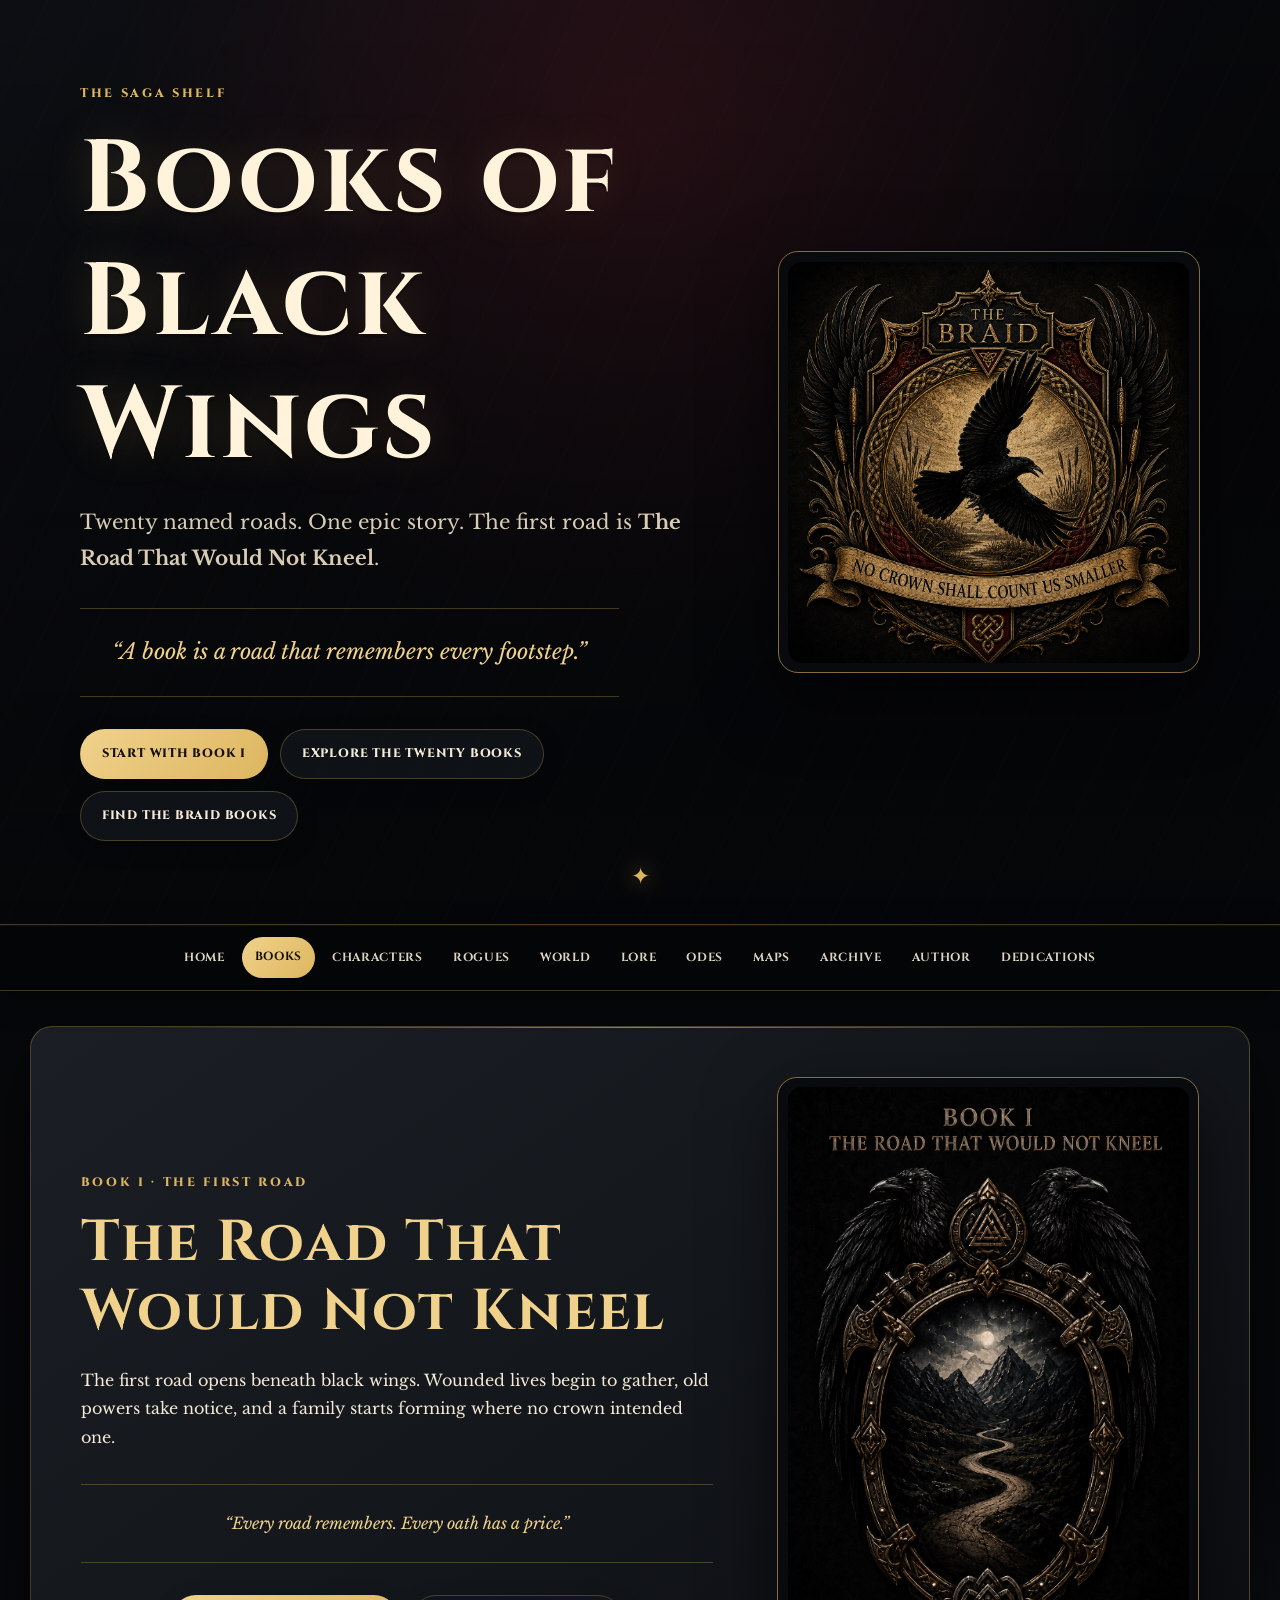
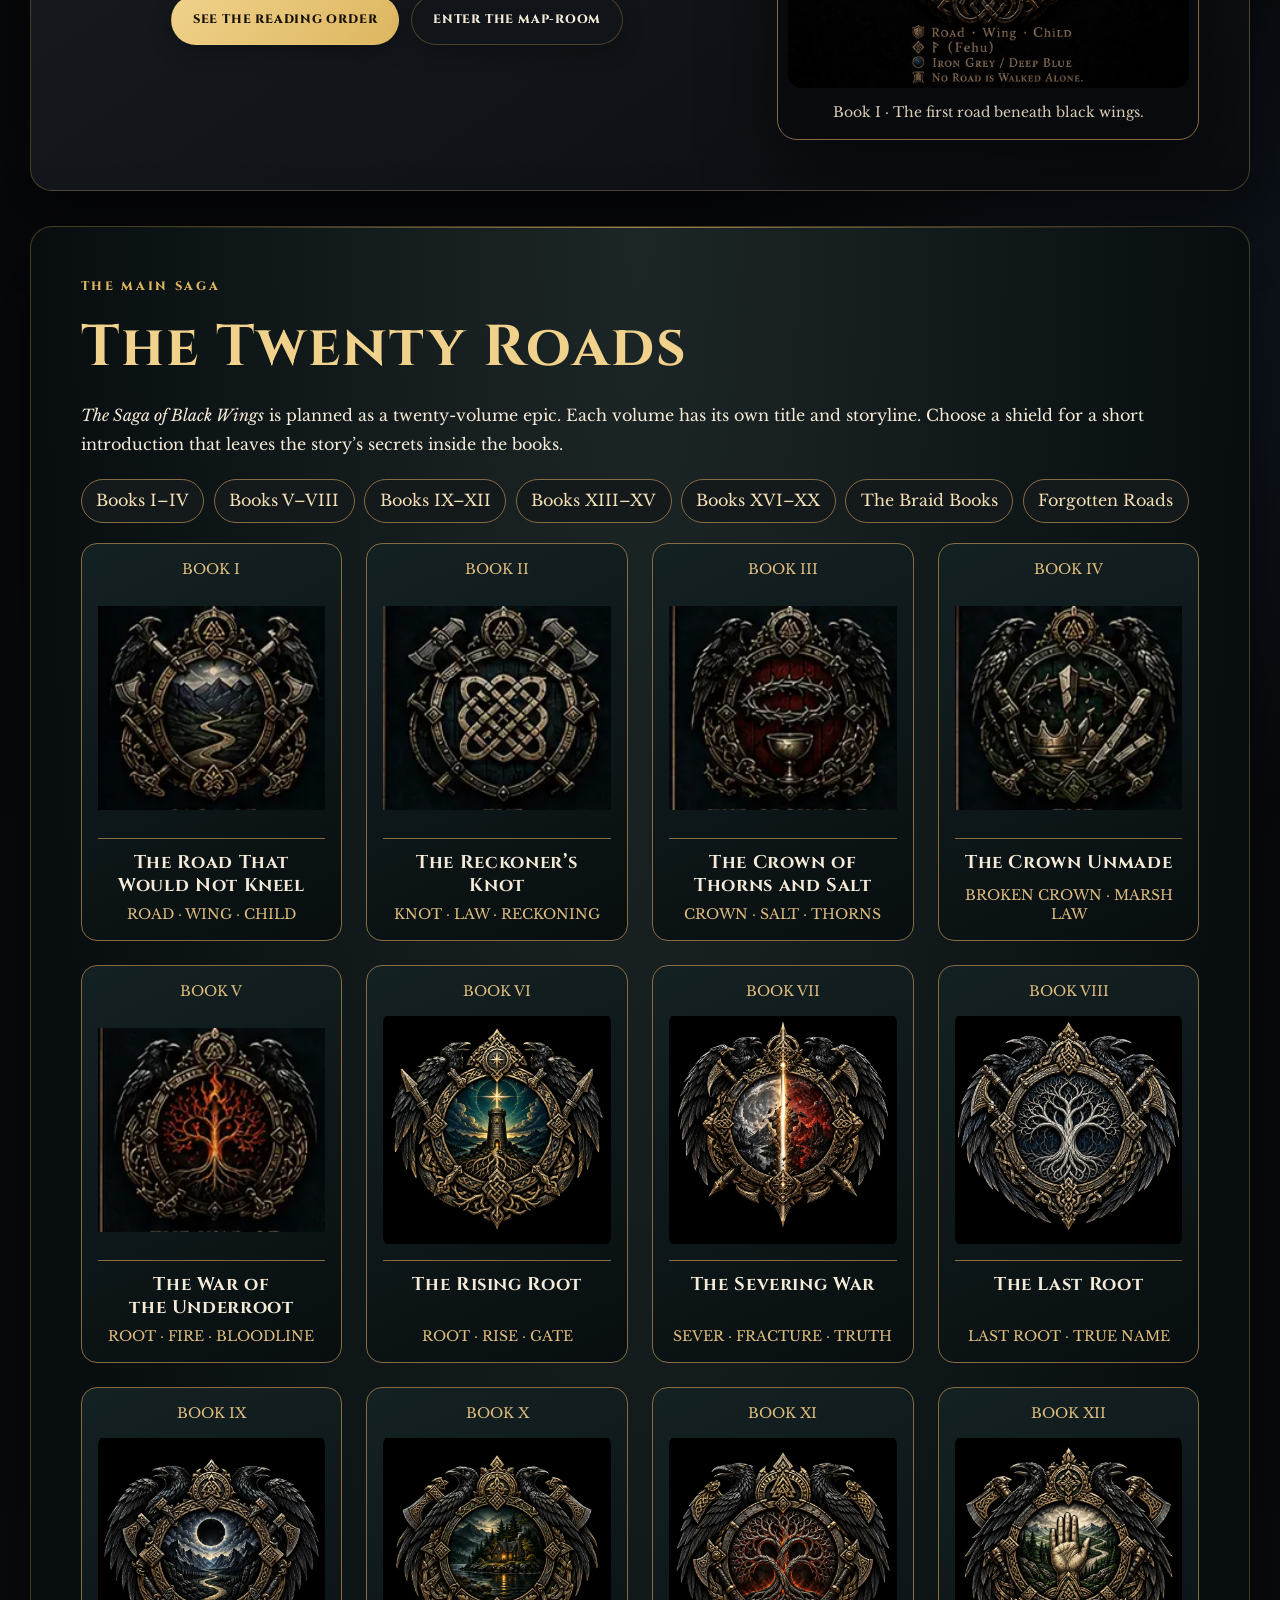
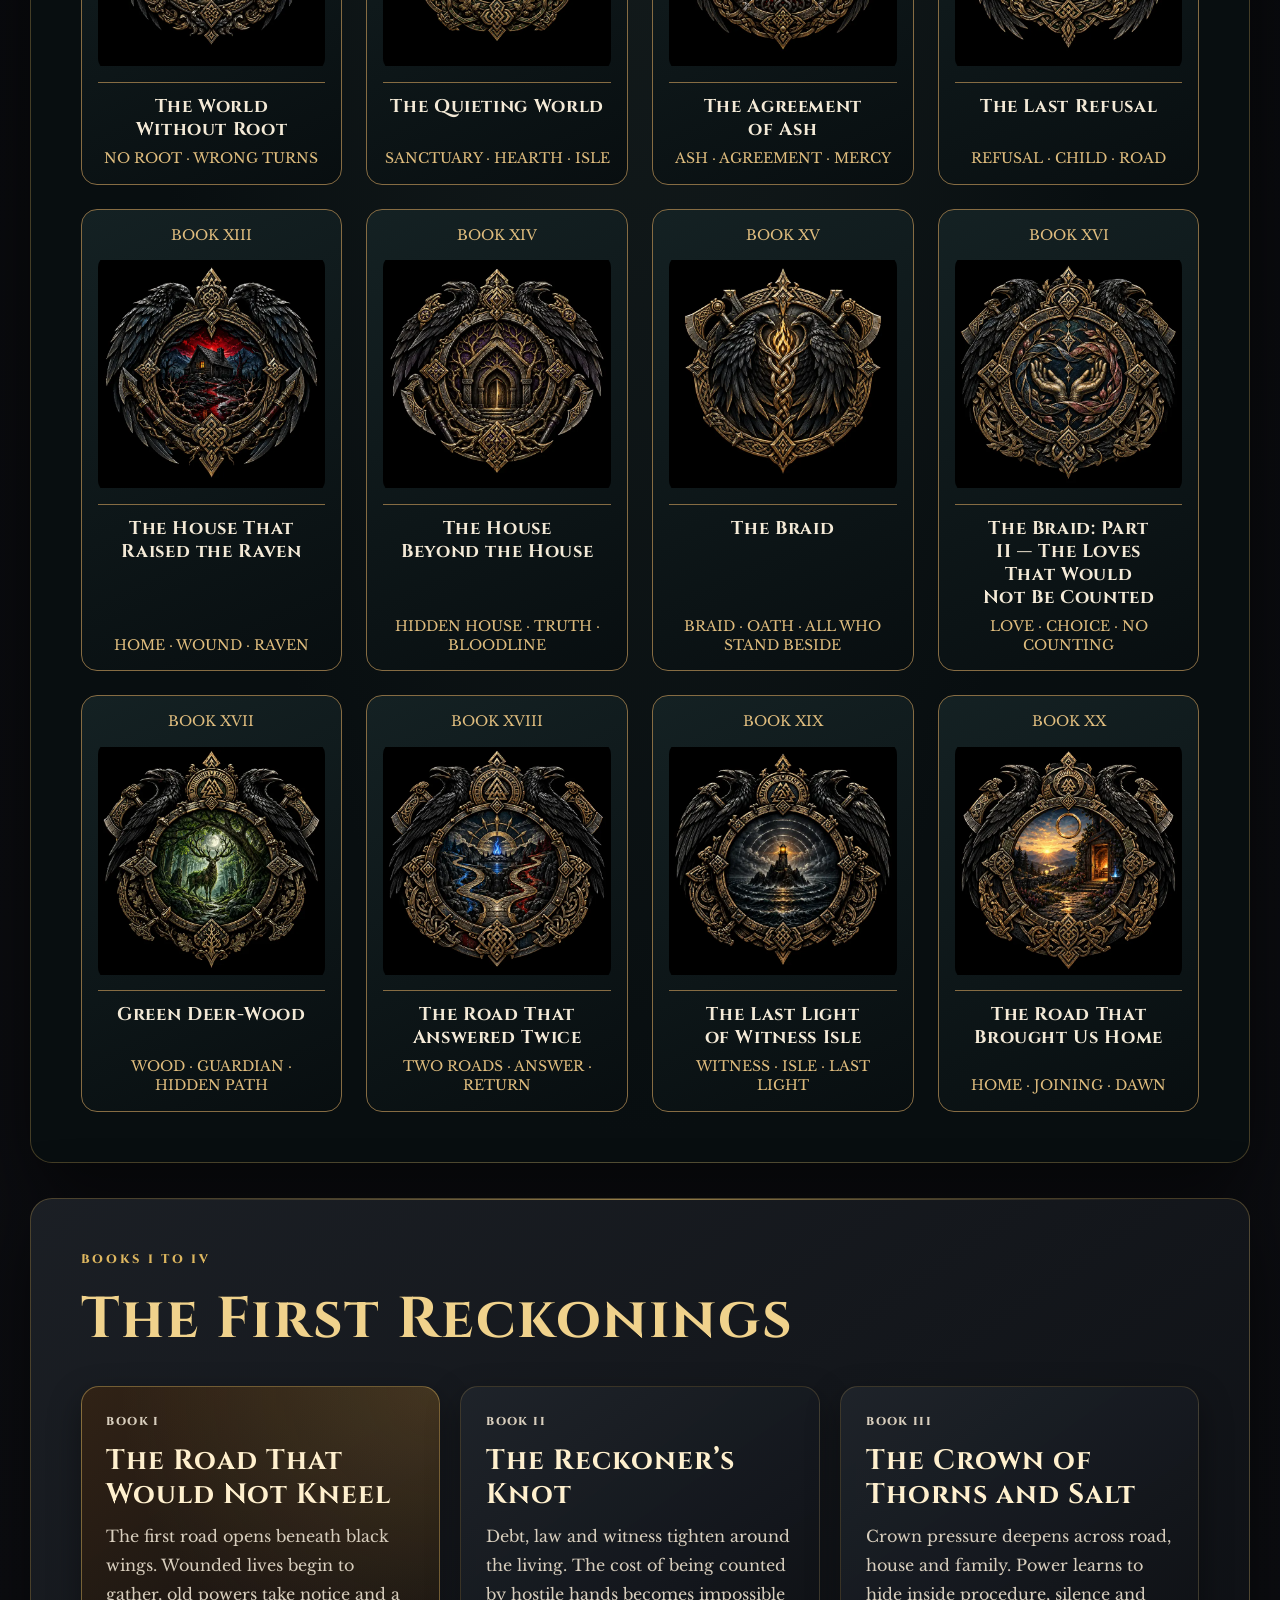
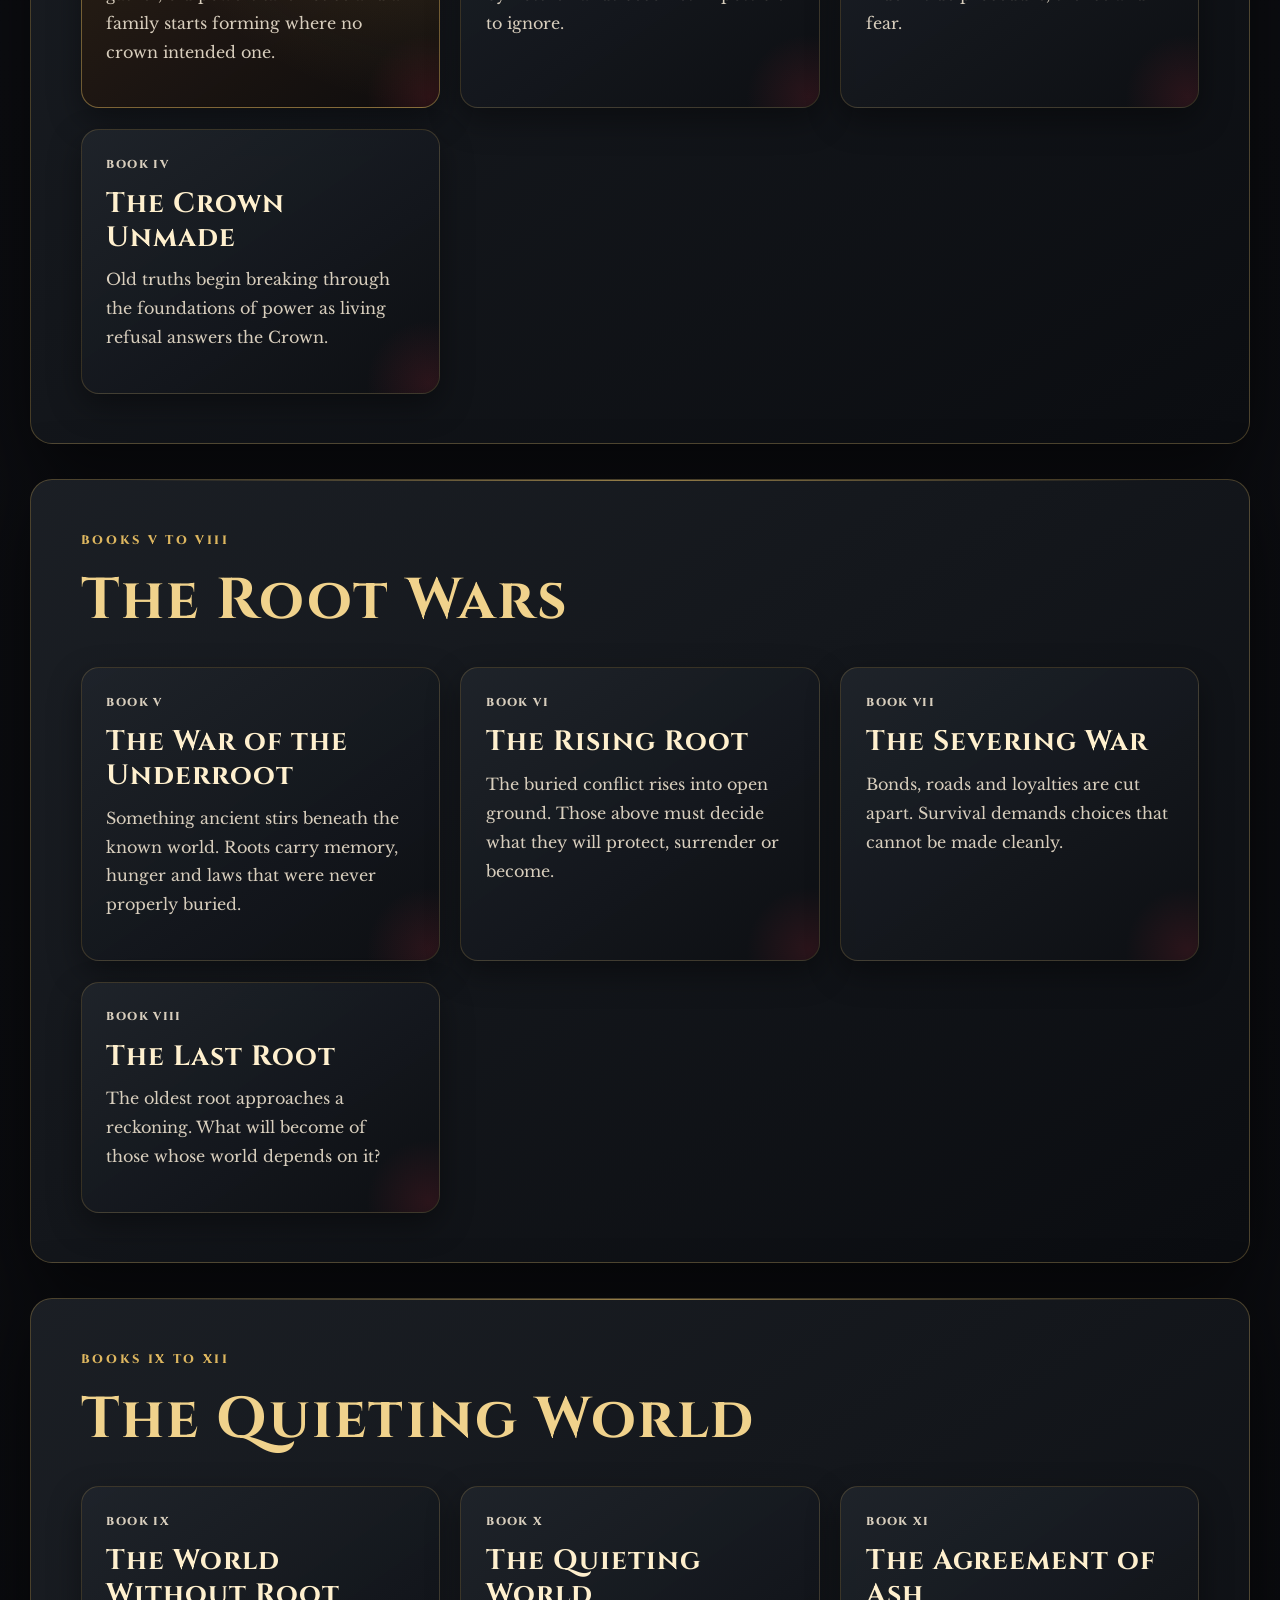
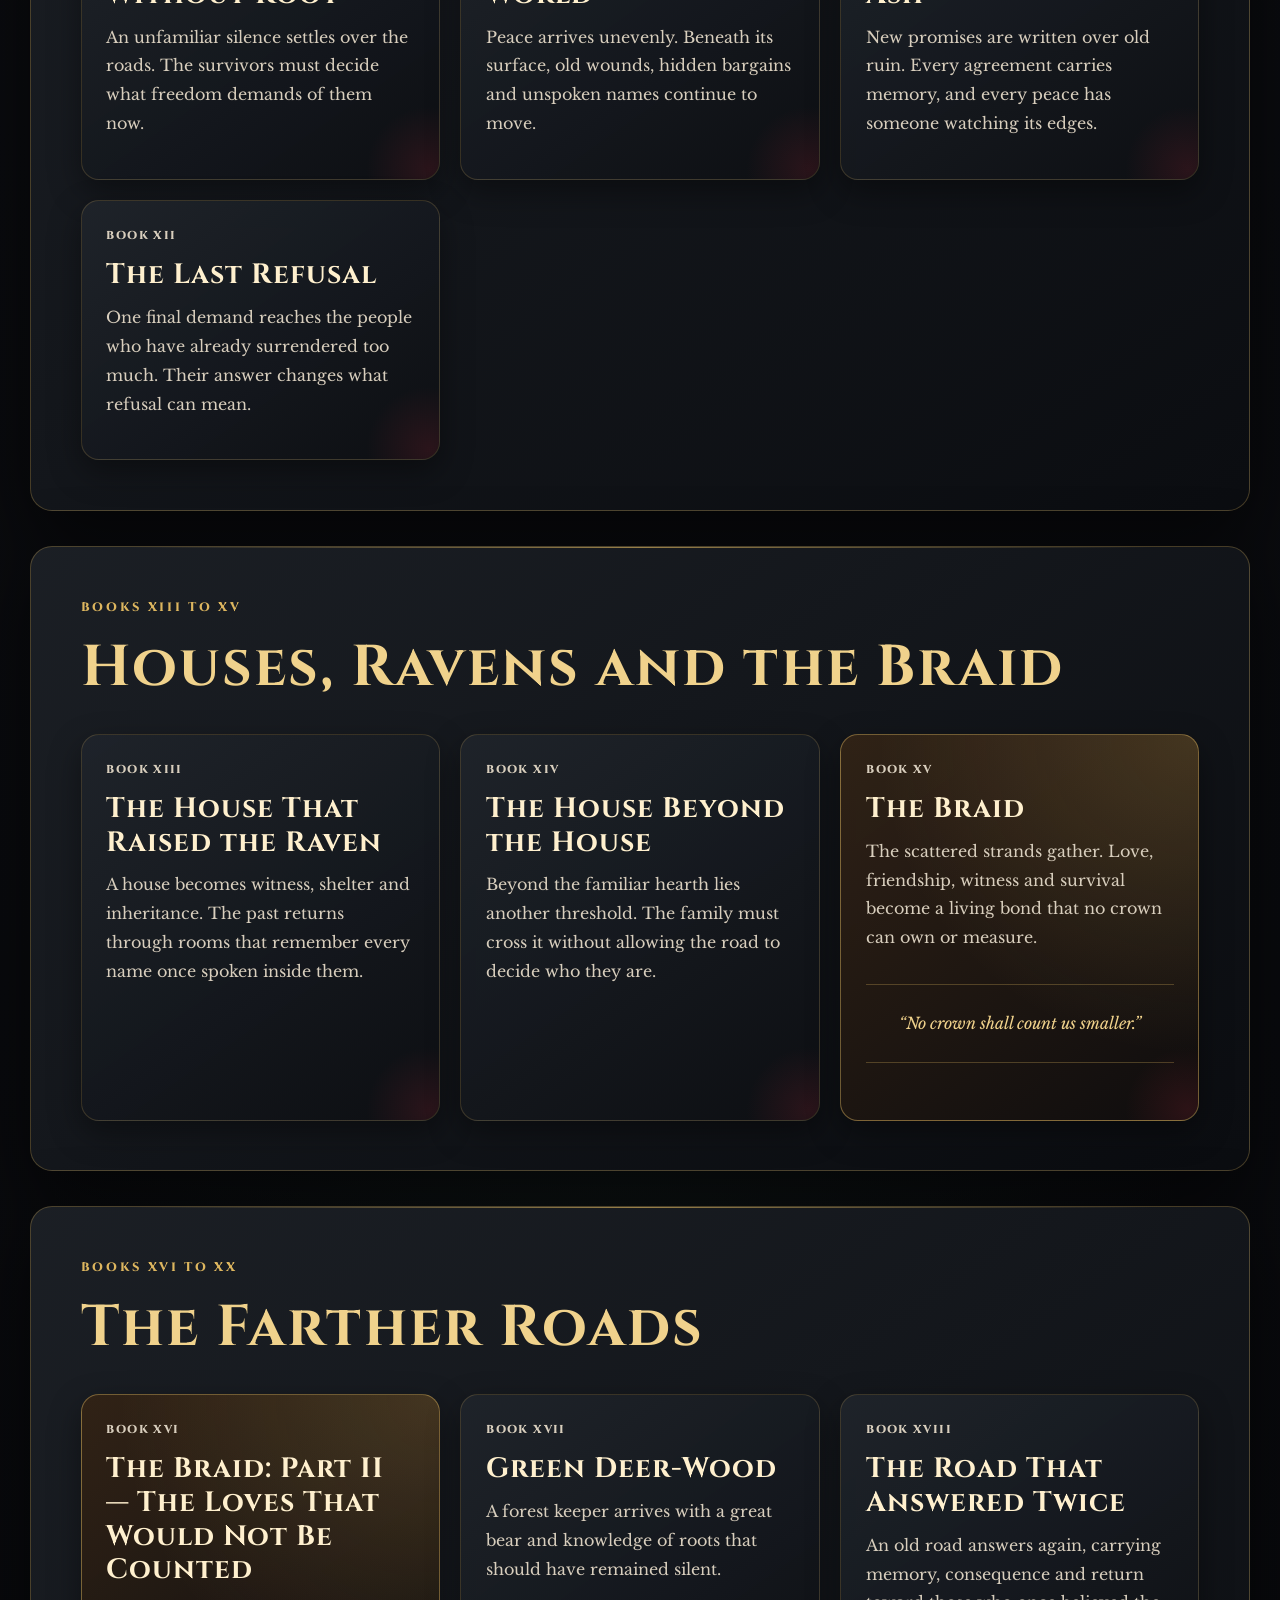
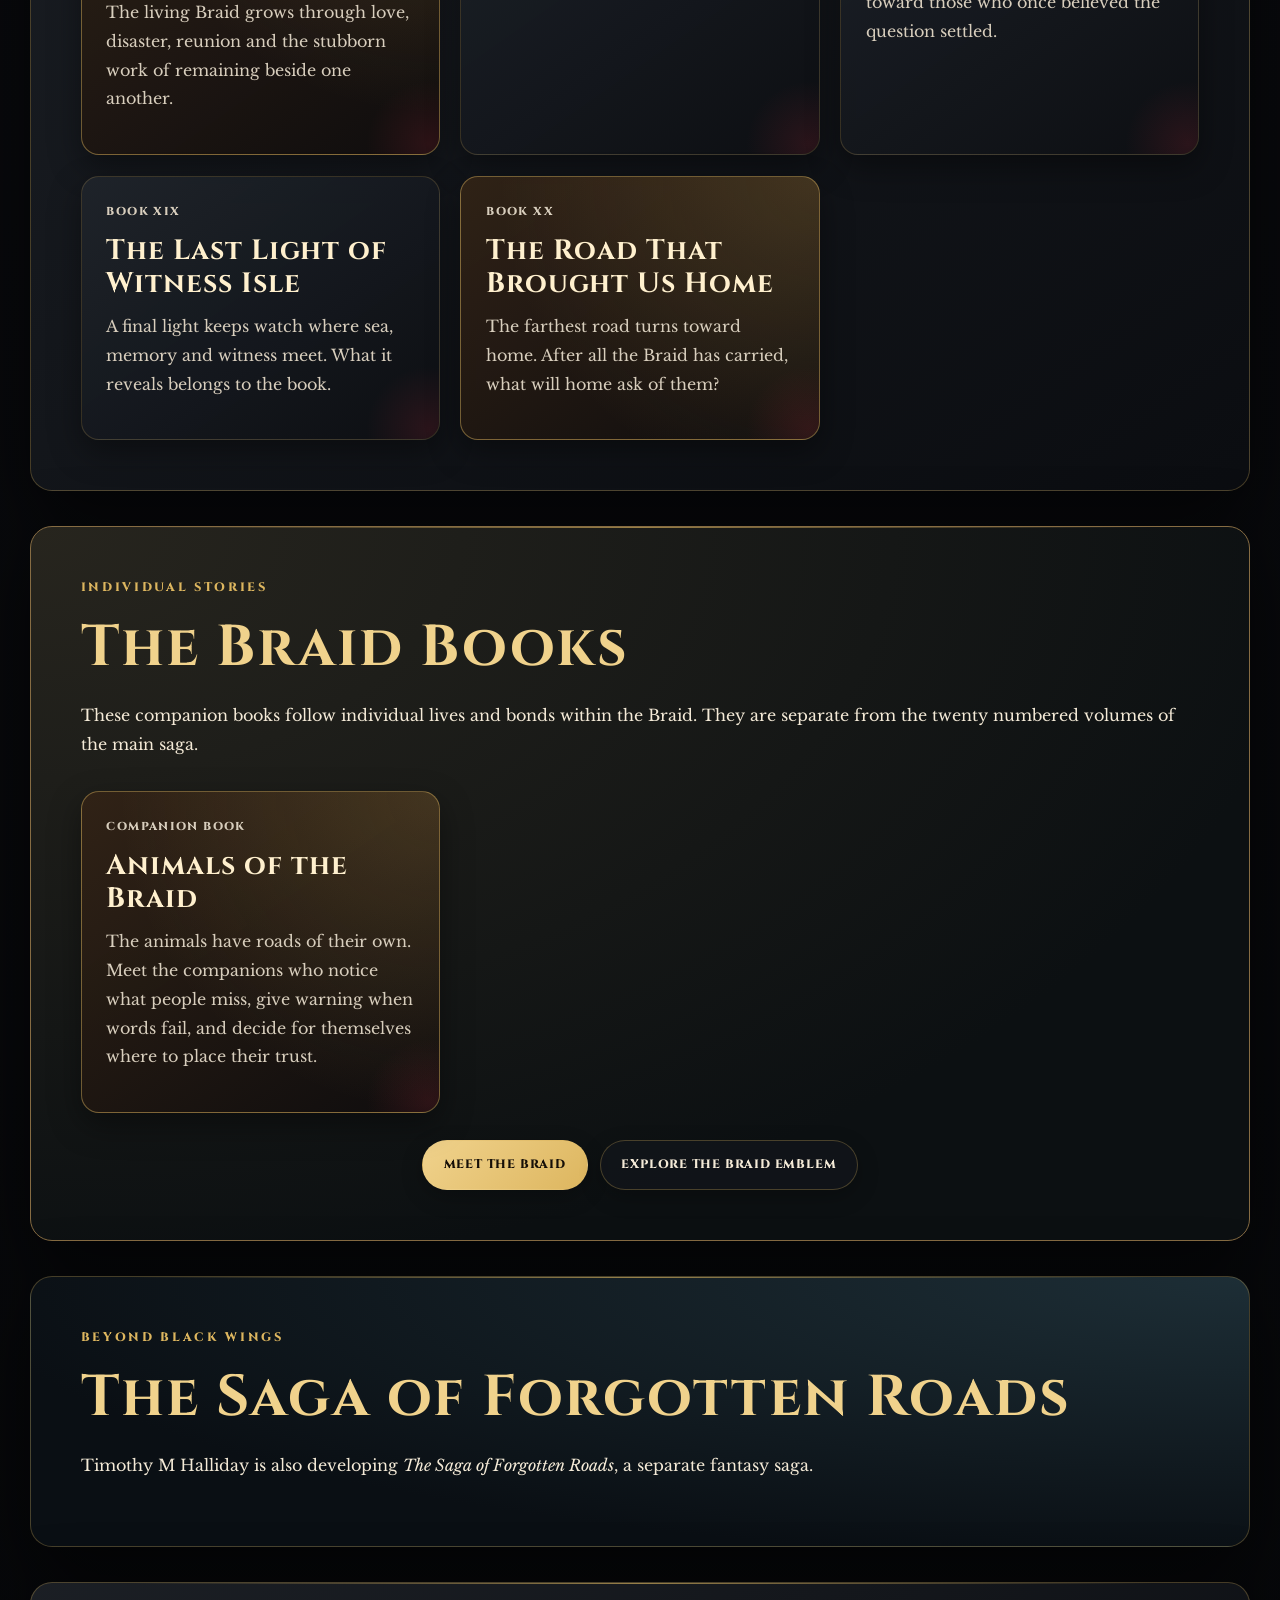
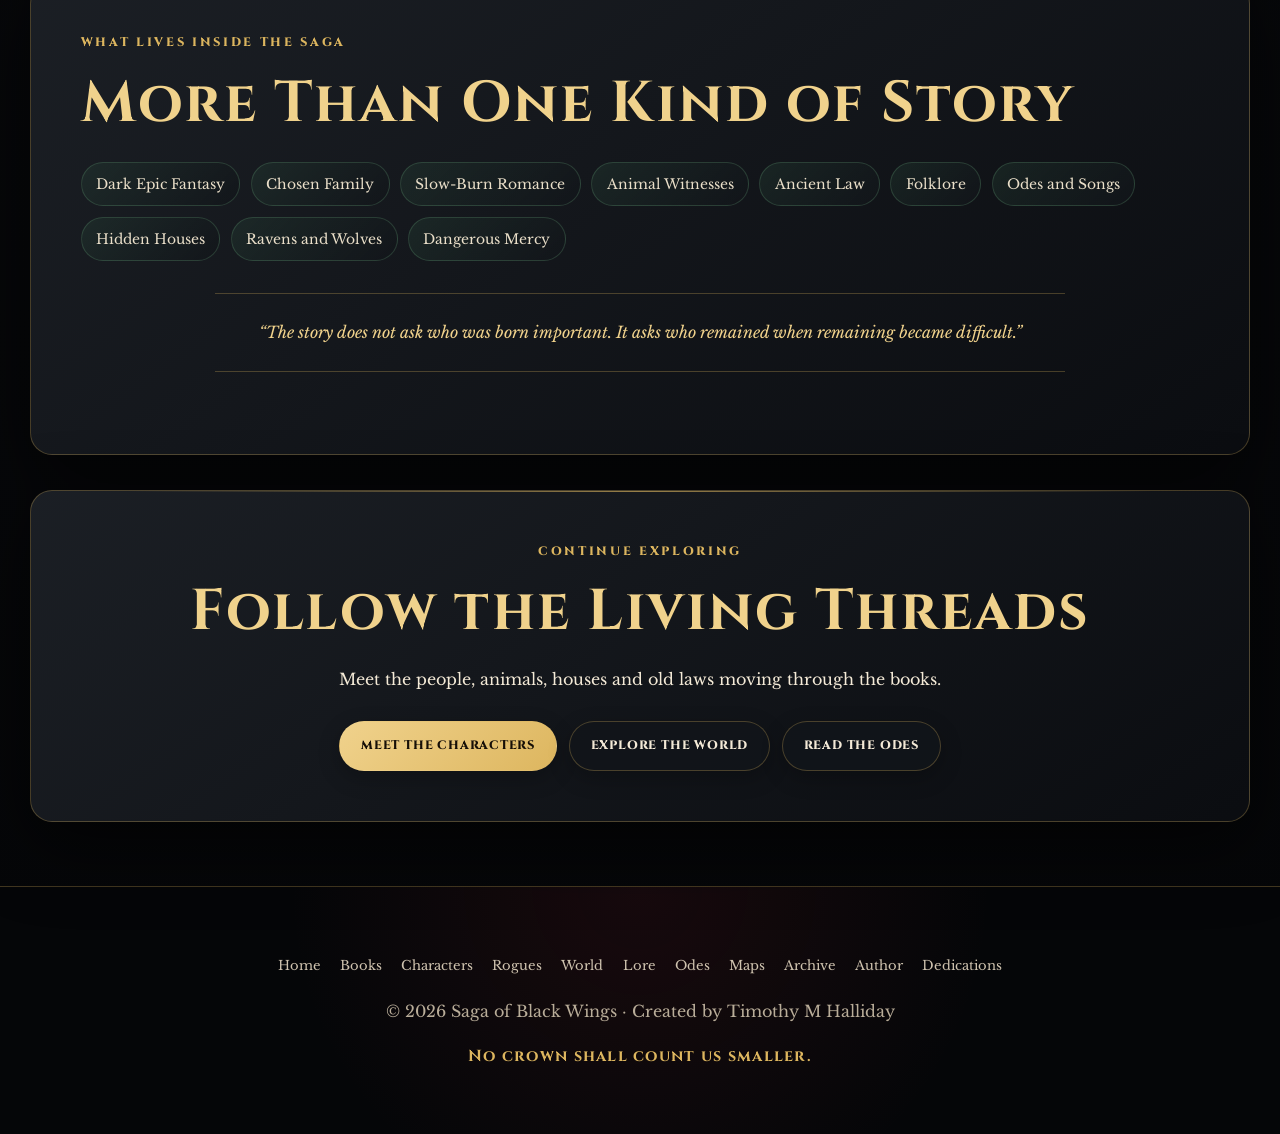
<file: books.html>
<!DOCTYPE html>
<html lang="en">
<head>
  <meta charset="UTF-8" />
  <meta name="viewport" content="width=device-width, initial-scale=1.0" />
  <title>Books | The Saga of Black Wings</title>
  <meta name="description" content="Explore the twenty planned volumes of The Saga of Black Wings and the individual Braid books by Timothy M Halliday. Begin with The Road That Would Not Kneel." />
  <meta name="author" content="Timothy M Halliday" />
  <meta name="theme-color" content="#050608" />

  <meta property="og:title" content="Books | The Saga of Black Wings" />
  <meta property="og:description" content="Discover the twenty planned Black Wings volumes and the individual Braid books." />
  <meta property="og:type" content="website" />
  <meta property="og:url" content="https://sagaofblackwings.com/books.html" />
  <meta property="og:image" content="https://sagaofblackwings.com/saga-I-XX-card-board.jpg" />
  <meta property="og:image:alt" content="Twenty heraldic shields representing the planned Black Wings volumes" />

  <meta name="twitter:card" content="summary_large_image" />
  <meta name="twitter:title" content="Books | The Saga of Black Wings" />
  <meta name="twitter:description" content="Twenty planned volumes, individual Braid stories and a first glimpse beyond Black Wings." />
  <meta name="twitter:image" content="https://sagaofblackwings.com/saga-I-XX-card-board.jpg" />

  <link rel="canonical" href="https://sagaofblackwings.com/books.html" />
  <link rel="stylesheet" href="style.css" />

  <style>
    .books-hero { padding-block: clamp(2.5rem, 8vw, 5.2rem); }
    .books-layout, .book-one-showcase {
      display: grid;
      grid-template-columns: minmax(0, 1.2fr) minmax(0, .8fr);
      gap: clamp(1.5rem, 5vw, 4rem);
      align-items: center;
    }
    .books-layout { width: min(100%, 1120px); margin-inline: auto; }
    .books-hero .hero-text { width: 100%; text-align: left; }
    .books-hero .tagline, .books-hero .hero-quote { margin-inline-start: 0; }
    .books-hero .hero-buttons { justify-content: flex-start; }
    .books-art {
      box-sizing: border-box;
      margin: 0;
      padding: .6rem;
      background: #080a0d;
      border: 1px solid #866c43;
      border-radius: 20px;
      box-shadow: var(--shadow);
    }
    .books-art img {
      display: block;
      width: 100%;
      height: auto;
      border-radius: 14px;
    }
    .books-art figcaption {
      padding: .75rem .4rem .25rem;
      color: var(--parchment-soft, #dfc99d);
      font-size: .875rem;
      text-align: center;
    }
    main [id] { scroll-margin-top: 6rem; }
    .book-road-nav {
      display: flex;
      flex-wrap: wrap;
      gap: .6rem;
      margin-block: 1.25rem;
    }
    .book-road-nav a {
      display: inline-flex;
      align-items: center;
      min-height: 44px;
      padding: .4rem .9rem;
      color: #f4dfb5;
      background: #14191b;
      border: 1px solid #866c43;
      border-radius: 999px;
      text-decoration: none;
    }
    .book-road-nav a:hover { background: #2b251d; }
    .book-road-nav a:focus-visible, .saga-card:focus-visible {
      outline: 3px solid #f4ce7d;
      outline-offset: 3px;
    }
    .saga-library {
      background: radial-gradient(ellipse at top, #1d2626, #080e10 70%);
    }
    .saga-library__grid {
      display: grid;
      grid-template-columns: repeat(auto-fit, minmax(min(100%, 15rem), 1fr));
      gap: clamp(.75rem, 2vw, 1.5rem);
    }
    .saga-card {
      display: grid;
      grid-template-rows: auto auto 1fr auto;
      min-width: 0;
      padding: clamp(.65rem, 2vw, 1rem);
      color: #f3dfb5;
      background: linear-gradient(155deg, #142123, #080e10);
      border: 1px solid #866c43;
      border-radius: 16px;
      text-align: center;
      text-decoration: none;
    }
    .saga-card:hover { color: #fff0cc; border-color: #e2b86c; }
    .saga-card__number, .saga-card__key {
      margin: 0;
      color: #e0bd7e;
      font-size: .875rem;
      line-height: 1.35;
    }
    .saga-card__crest {
      display: block;
      width: min(100%, 15rem);
      height: clamp(8rem, 24vw, 15rem);
      margin: .6rem auto;
      object-fit: contain;
      object-position: center;
    }
    .saga-card__title {
      margin: 0;
      padding: .75rem .15rem .5rem;
      border-top: 1px solid #866c43;
      font-size: clamp(1rem, 2vw, 1.15rem);
      line-height: 1.25;
      text-wrap: balance;
      overflow-wrap: anywhere;
    }
    .braid-shelf {
      border-color: #866c43;
      background: radial-gradient(ellipse at top left, #27251e, #0c1012 75%);
    }
    .another-saga {
      background: radial-gradient(ellipse at top right, #1d2e36, #0a0f14 75%);
    }
    @media (max-width: 800px) {
      .books-layout, .book-one-showcase { grid-template-columns: 1fr; }
      .books-art { width: min(100%, 400px); margin-inline: auto; }
    }
    @media (max-width: 620px) {
      .saga-library__grid { grid-template-columns: repeat(2, minmax(0, 1fr)); }
    }
    @media (max-width: 360px) {
      .saga-library__grid { grid-template-columns: 1fr; }
    }
  </style>

  <script type="application/ld+json">
  {
    "@context": "https://schema.org",
    "@type": "CollectionPage",
    "name": "Books of The Saga of Black Wings",
    "url": "https://sagaofblackwings.com/books.html",
    "description": "The official guide to the twenty planned Black Wings volumes and the individual Braid books.",
    "author": {
      "@type": "Person",
      "name": "Timothy M Halliday"
    }
  }
  </script>
</head>

<body>
  <a class="skip-link" href="#main-content">Skip to main content</a>

  <header class="page-hero books-hero">
    <div class="books-layout">
      <div class="hero-text">
        <p class="eyebrow">The Saga Shelf</p>
        <h1>Books of Black Wings</h1>
        <p class="tagline">
          Twenty named roads. One epic story. The first road is
          <strong>The Road That Would Not Kneel</strong>.
        </p>
        <blockquote class="hero-quote">“A book is a road that remembers every footstep.”</blockquote>
        <div class="hero-buttons">
          <a href="#book-one-road" class="button primary">Start with Book I</a>
          <a href="#saga-books" class="button secondary">Explore the Twenty Books</a>
          <a href="#braid-books" class="button secondary">Find the Braid Books</a>
        </div>
      </div>
      <figure class="books-art">
        <img src="F8098CC8-B454-449C-B6F1-3623429B74A1.png"
             alt="The Braid raven crest with the motto No Crown Shall Count Us Smaller"
             width="1254" height="1254" fetchpriority="high" />
      </figure>
    </div>
  </header>

  <nav class="site-nav" aria-label="Main navigation">
    <a href="index.html">Home</a>
    <a href="books.html" aria-current="page">Books</a>
    <a href="characters.html">Characters</a>
    <a href="rogues.html">Rogues</a>
    <a href="world.html">World</a>
    <a href="lore.html">Lore</a>
    <a href="odes.html">Odes</a>
    <a href="maps.html">Maps</a>
    <a href="archive.html">Archive</a>
    <a href="author.html">Author</a>
    <a href="dedications.html">Dedications</a>
  </nav>

  <main id="main-content">
    <section class="panel book-one-showcase" id="book-one-road" aria-labelledby="book-one-title">
      <div>
        <p class="eyebrow">Book I · The First Road</p>
        <h2 id="book-one-title">The Road That Would Not Kneel</h2>
        <p>
          The first road opens beneath black wings. Wounded lives begin to
          gather, old powers take notice, and a family starts forming where
          no crown intended one.
        </p>
        <blockquote>“Every road remembers. Every oath has a price.”</blockquote>
        <div class="hero-buttons">
          <a href="#saga-books" class="button primary">See the Reading Order</a>
          <a href="maps.html" class="button secondary">Enter the Map-Room</a>
        </div>
      </div>
      <figure class="books-art">
        <a href="book-one-road-that-would-not-kneel-new-cover.png"
           aria-label="Open the Book I cover at full size">
          <img src="book-one-road-that-would-not-kneel-new-cover.png"
               alt="Front cover of The Road That Would Not Kneel"
               width="715" height="1024" />
        </a>
        <figcaption>Book I · The first road beneath black wings.</figcaption>
      </figure>
    </section>

    <section class="panel saga-library" id="saga-books" aria-labelledby="saga-library-title">
      <p class="eyebrow">The Main Saga</p>
      <h2 id="saga-library-title">The Twenty Roads</h2>
      <p>
        <em>The Saga of Black Wings</em> is planned as a twenty-volume epic.
        Each volume has its own title and storyline. Choose a shield for a
        short introduction that leaves the story’s secrets inside the books.
      </p>

      <nav class="book-road-nav" aria-label="Jump to a reading section">
        <a href="#books-one-four">Books I–IV</a>
        <a href="#books-five-eight">Books V–VIII</a>
        <a href="#books-nine-twelve">Books IX–XII</a>
        <a href="#books-thirteen-fifteen">Books XIII–XV</a>
        <a href="#books-sixteen-twenty">Books XVI–XX</a>
        <a href="#braid-books">The Braid Books</a>
        <a href="#forgotten-roads">Forgotten Roads</a>
      </nav>

      <div class="saga-library__grid">
        <a class="saga-card" href="#book-1"><p class="saga-card__number">BOOK I</p><img class="saga-card__crest" src="book-01-crest.webp" alt="" loading="lazy" /><h3 class="saga-card__title">The Road That Would Not Kneel</h3><p class="saga-card__key">ROAD · WING · CHILD</p></a>
        <a class="saga-card" href="#book-2"><p class="saga-card__number">BOOK II</p><img class="saga-card__crest" src="book-02-crest.webp" alt="" loading="lazy" /><h3 class="saga-card__title">The Reckoner’s Knot</h3><p class="saga-card__key">KNOT · LAW · RECKONING</p></a>
        <a class="saga-card" href="#book-3"><p class="saga-card__number">BOOK III</p><img class="saga-card__crest" src="book-03-crest.webp" alt="" loading="lazy" /><h3 class="saga-card__title">The Crown of Thorns and Salt</h3><p class="saga-card__key">CROWN · SALT · THORNS</p></a>
        <a class="saga-card" href="#book-4"><p class="saga-card__number">BOOK IV</p><img class="saga-card__crest" src="book-04-crest.webp" alt="" loading="lazy" /><h3 class="saga-card__title">The Crown Unmade</h3><p class="saga-card__key">BROKEN CROWN · MARSH LAW</p></a>
        <a class="saga-card" href="#book-5"><p class="saga-card__number">BOOK V</p><img class="saga-card__crest" src="book-05-crest.webp" alt="" loading="lazy" /><h3 class="saga-card__title">The War of the Underroot</h3><p class="saga-card__key">ROOT · FIRE · BLOODLINE</p></a>
        <a class="saga-card" href="#book-6"><p class="saga-card__number">BOOK VI</p><img class="saga-card__crest" src="book-06-crest.webp" alt="" loading="lazy" /><h3 class="saga-card__title">The Rising Root</h3><p class="saga-card__key">ROOT · RISE · GATE</p></a>
        <a class="saga-card" href="#book-7"><p class="saga-card__number">BOOK VII</p><img class="saga-card__crest" src="book-07-crest.webp" alt="" loading="lazy" /><h3 class="saga-card__title">The Severing War</h3><p class="saga-card__key">SEVER · FRACTURE · TRUTH</p></a>
        <a class="saga-card" href="#book-8"><p class="saga-card__number">BOOK VIII</p><img class="saga-card__crest" src="book-08-crest.webp" alt="" loading="lazy" /><h3 class="saga-card__title">The Last Root</h3><p class="saga-card__key">LAST ROOT · TRUE NAME</p></a>
        <a class="saga-card" href="#book-9"><p class="saga-card__number">BOOK IX</p><img class="saga-card__crest" src="book-09-crest.webp" alt="" loading="lazy" /><h3 class="saga-card__title">The World Without Root</h3><p class="saga-card__key">NO ROOT · WRONG TURNS</p></a>
        <a class="saga-card" href="#book-10"><p class="saga-card__number">BOOK X</p><img class="saga-card__crest" src="book-10-crest.webp" alt="" loading="lazy" /><h3 class="saga-card__title">The Quieting World</h3><p class="saga-card__key">SANCTUARY · HEARTH · ISLE</p></a>
        <a class="saga-card" href="#book-11"><p class="saga-card__number">BOOK XI</p><img class="saga-card__crest" src="book-11-crest.webp" alt="" loading="lazy" /><h3 class="saga-card__title">The Agreement of Ash</h3><p class="saga-card__key">ASH · AGREEMENT · MERCY</p></a>
        <a class="saga-card" href="#book-12"><p class="saga-card__number">BOOK XII</p><img class="saga-card__crest" src="book-12-crest.webp" alt="" loading="lazy" /><h3 class="saga-card__title">The Last Refusal</h3><p class="saga-card__key">REFUSAL · CHILD · ROAD</p></a>
        <a class="saga-card" href="#book-13"><p class="saga-card__number">BOOK XIII</p><img class="saga-card__crest" src="book-13-crest.webp" alt="" loading="lazy" /><h3 class="saga-card__title">The House That Raised the Raven</h3><p class="saga-card__key">HOME · WOUND · RAVEN</p></a>
        <a class="saga-card" href="#book-14"><p class="saga-card__number">BOOK XIV</p><img class="saga-card__crest" src="book-14-crest.webp" alt="" loading="lazy" /><h3 class="saga-card__title">The House Beyond the House</h3><p class="saga-card__key">HIDDEN HOUSE · TRUTH · BLOODLINE</p></a>
        <a class="saga-card" href="#book-15"><p class="saga-card__number">BOOK XV</p><img class="saga-card__crest" src="book-15-crest.webp" alt="" loading="lazy" /><h3 class="saga-card__title">The Braid</h3><p class="saga-card__key">BRAID · OATH · ALL WHO STAND BESIDE</p></a>
        <a class="saga-card" href="#book-16"><p class="saga-card__number">BOOK XVI</p><img class="saga-card__crest" src="book-16-crest.webp" alt="" loading="lazy" /><h3 class="saga-card__title">The Braid: Part II — The Loves That Would Not Be Counted</h3><p class="saga-card__key">LOVE · CHOICE · NO COUNTING</p></a>
        <a class="saga-card" href="#book-17"><p class="saga-card__number">BOOK XVII</p><img class="saga-card__crest" src="book-17-crest-v2.webp" alt="" loading="lazy" /><h3 class="saga-card__title">Green Deer-Wood</h3><p class="saga-card__key">WOOD · GUARDIAN · HIDDEN PATH</p></a>
        <a class="saga-card" href="#book-18"><p class="saga-card__number">BOOK XVIII</p><img class="saga-card__crest" src="book-18-crest.webp" alt="" loading="lazy" /><h3 class="saga-card__title">The Road That Answered Twice</h3><p class="saga-card__key">TWO ROADS · ANSWER · RETURN</p></a>
        <a class="saga-card" href="#book-19"><p class="saga-card__number">BOOK XIX</p><img class="saga-card__crest" src="book-19-crest.webp" alt="" loading="lazy" /><h3 class="saga-card__title">The Last Light of Witness Isle</h3><p class="saga-card__key">WITNESS · ISLE · LAST LIGHT</p></a>
        <a class="saga-card" href="#book-20"><p class="saga-card__number">BOOK XX</p><img class="saga-card__crest" src="book-20-crest.webp" alt="" loading="lazy" /><h3 class="saga-card__title">The Road That Brought Us Home</h3><p class="saga-card__key">HOME · JOINING · DAWN</p></a>
      </div>
    </section>

    <section class="panel" id="books-one-four">
      <p class="eyebrow">Books I to IV</p>
      <h2>The First Reckonings</h2>
      <div class="book-grid">
        <article class="book-card featured-book" id="book-1">
          <p class="book-number">Book I</p>
          <h3>The Road That Would Not Kneel</h3>
          <p>The first road opens beneath black wings. Wounded lives begin to gather, old powers take notice and a family starts forming where no crown intended one.</p>
        </article>
        <article class="book-card" id="book-2">
          <p class="book-number">Book II</p>
          <h3>The Reckoner’s Knot</h3>
          <p>Debt, law and witness tighten around the living. The cost of being counted by hostile hands becomes impossible to ignore.</p>
        </article>
        <article class="book-card" id="book-3">
          <p class="book-number">Book III</p>
          <h3>The Crown of Thorns and Salt</h3>
          <p>Crown pressure deepens across road, house and family. Power learns to hide inside procedure, silence and fear.</p>
        </article>
        <article class="book-card" id="book-4">
          <p class="book-number">Book IV</p>
          <h3>The Crown Unmade</h3>
          <p>Old truths begin breaking through the foundations of power as living refusal answers the Crown.</p>
        </article>
      </div>
    </section>

    <section class="panel" id="books-five-eight">
      <p class="eyebrow">Books V to VIII</p>
      <h2>The Root Wars</h2>
      <div class="book-grid">
        <article class="book-card" id="book-5">
          <p class="book-number">Book V</p>
          <h3>The War of the Underroot</h3>
          <p>Something ancient stirs beneath the known world. Roots carry memory, hunger and laws that were never properly buried.</p>
        </article>
        <article class="book-card" id="book-6">
          <p class="book-number">Book VI</p>
          <h3>The Rising Root</h3>
          <p>The buried conflict rises into open ground. Those above must decide what they will protect, surrender or become.</p>
        </article>
        <article class="book-card" id="book-7">
          <p class="book-number">Book VII</p>
          <h3>The Severing War</h3>
          <p>Bonds, roads and loyalties are cut apart. Survival demands choices that cannot be made cleanly.</p>
        </article>
        <article class="book-card" id="book-8">
          <p class="book-number">Book VIII</p>
          <h3>The Last Root</h3>
          <p>The oldest root approaches a reckoning. What will become of those whose world depends on it?</p>
        </article>
      </div>
    </section>

    <section class="panel" id="books-nine-twelve">
      <p class="eyebrow">Books IX to XII</p>
      <h2>The Quieting World</h2>
      <div class="book-grid">
        <article class="book-card" id="book-9">
          <p class="book-number">Book IX</p>
          <h3>The World Without Root</h3>
          <p>An unfamiliar silence settles over the roads. The survivors must decide what freedom demands of them now.</p>
        </article>
        <article class="book-card" id="book-10">
          <p class="book-number">Book X</p>
          <h3>The Quieting World</h3>
          <p>Peace arrives unevenly. Beneath its surface, old wounds, hidden bargains and unspoken names continue to move.</p>
        </article>
        <article class="book-card" id="book-11">
          <p class="book-number">Book XI</p>
          <h3>The Agreement of Ash</h3>
          <p>New promises are written over old ruin. Every agreement carries memory, and every peace has someone watching its edges.</p>
        </article>
        <article class="book-card" id="book-12">
          <p class="book-number">Book XII</p>
          <h3>The Last Refusal</h3>
          <p>One final demand reaches the people who have already surrendered too much. Their answer changes what refusal can mean.</p>
        </article>
      </div>
    </section>

    <section class="panel" id="books-thirteen-fifteen">
      <p class="eyebrow">Books XIII to XV</p>
      <h2>Houses, Ravens and the Braid</h2>
      <div class="book-grid">
        <article class="book-card" id="book-13">
          <p class="book-number">Book XIII</p>
          <h3>The House That Raised the Raven</h3>
          <p>A house becomes witness, shelter and inheritance. The past returns through rooms that remember every name once spoken inside them.</p>
        </article>
        <article class="book-card" id="book-14">
          <p class="book-number">Book XIV</p>
          <h3>The House Beyond the House</h3>
          <p>Beyond the familiar hearth lies another threshold. The family must cross it without allowing the road to decide who they are.</p>
        </article>
        <article class="book-card featured-book" id="book-15">
          <p class="book-number">Book XV</p>
          <h3>The Braid</h3>
          <p>The scattered strands gather. Love, friendship, witness and survival become a living bond that no crown can own or measure.</p>
          <blockquote>“No crown shall count us smaller.”</blockquote>
        </article>
      </div>
    </section>

    <section class="panel" id="books-sixteen-twenty">
      <p class="eyebrow">Books XVI to XX</p>
      <h2>The Farther Roads</h2>
      <div class="book-grid">
        <article class="book-card featured-book" id="book-16">
          <p class="book-number">Book XVI</p>
          <h3>The Braid: Part II — The Loves That Would Not Be Counted</h3>
          <p>The living Braid grows through love, disaster, reunion and the stubborn work of remaining beside one another.</p>
        </article>
        <article class="book-card" id="book-17">
          <p class="book-number">Book XVII</p>
          <h3>Green Deer-Wood</h3>
          <p>A forest keeper arrives with a great bear and knowledge of roots that should have remained silent.</p>
        </article>
        <article class="book-card" id="book-18">
          <p class="book-number">Book XVIII</p>
          <h3>The Road That Answered Twice</h3>
          <p>An old road answers again, carrying memory, consequence and return toward those who once believed the question settled.</p>
        </article>
        <article class="book-card" id="book-19">
          <p class="book-number">Book XIX</p>
          <h3>The Last Light of Witness Isle</h3>
          <p>A final light keeps watch where sea, memory and witness meet. What it reveals belongs to the book.</p>
        </article>
        <article class="book-card featured-book" id="book-20">
          <p class="book-number">Book XX</p>
          <h3>The Road That Brought Us Home</h3>
          <p>The farthest road turns toward home. After all the Braid has carried, what will home ask of them?</p>
        </article>
      </div>
    </section>

    <section class="panel braid-shelf" id="braid-books" aria-labelledby="braid-books-title">
      <p class="eyebrow">Individual Stories</p>
      <h2 id="braid-books-title">The Braid Books</h2>
      <p>
        These companion books follow individual lives and bonds within the Braid.
        They are separate from the twenty numbered volumes of the main saga.
      </p>
      <div class="book-grid">
        <article class="book-card featured-book">
          <p class="book-number">Companion Book</p>
          <h3>Animals of the Braid</h3>
          <p>
            The animals have roads of their own. Meet the companions who notice
            what people miss, give warning when words fail, and decide for themselves
            where to place their trust.
          </p>
        </article>
      </div>
      <div class="hero-buttons">
        <a href="characters.html" class="button primary">Meet the Braid</a>
        <a href="braid.html" class="button secondary">Explore the Braid Emblem</a>
      </div>
    </section>

    <section class="panel another-saga" id="forgotten-roads" aria-labelledby="forgotten-roads-title">
      <p class="eyebrow">Beyond Black Wings</p>
      <h2 id="forgotten-roads-title">The Saga of Forgotten Roads</h2>
      <p>Timothy M Halliday is also developing <em>The Saga of Forgotten Roads</em>, a separate fantasy saga.</p>
    </section>

    <section class="panel">
      <p class="eyebrow">What Lives Inside the Saga</p>
      <h2>More Than One Kind of Story</h2>
      <div class="lore-list">
        <span>Dark Epic Fantasy</span>
        <span>Chosen Family</span>
        <span>Slow-Burn Romance</span>
        <span>Animal Witnesses</span>
        <span>Ancient Law</span>
        <span>Folklore</span>
        <span>Odes and Songs</span>
        <span>Hidden Houses</span>
        <span>Ravens and Wolves</span>
        <span>Dangerous Mercy</span>
      </div>
      <blockquote>
        “The story does not ask who was born important. It asks who remained when remaining became difficult.”
      </blockquote>
    </section>

    <section class="panel final-road-panel">
      <p class="eyebrow">Continue Exploring</p>
      <h2>Follow the Living Threads</h2>
      <p>Meet the people, animals, houses and old laws moving through the books.</p>
      <div class="hero-buttons">
        <a href="characters.html" class="button primary">Meet the Characters</a>
        <a href="world.html" class="button secondary">Explore the World</a>
        <a href="odes.html" class="button secondary">Read the Odes</a>
      </div>
    </section>
  </main>

  <footer>
    <nav class="footer-nav" aria-label="Footer navigation">
      <a href="index.html">Home</a>
      <a href="books.html" aria-current="page">Books</a>
      <a href="characters.html">Characters</a>
      <a href="rogues.html">Rogues</a>
      <a href="world.html">World</a>
      <a href="lore.html">Lore</a>
      <a href="odes.html">Odes</a>
      <a href="maps.html">Maps</a>
      <a href="archive.html">Archive</a>
      <a href="author.html">Author</a>
      <a href="dedications.html">Dedications</a>
    </nav>
    <p>© 2026 Saga of Black Wings · Created by Timothy M Halliday</p>
    <p class="footer-motto">No crown shall count us smaller.</p>
  </footer>
</body>
</html>
</file>
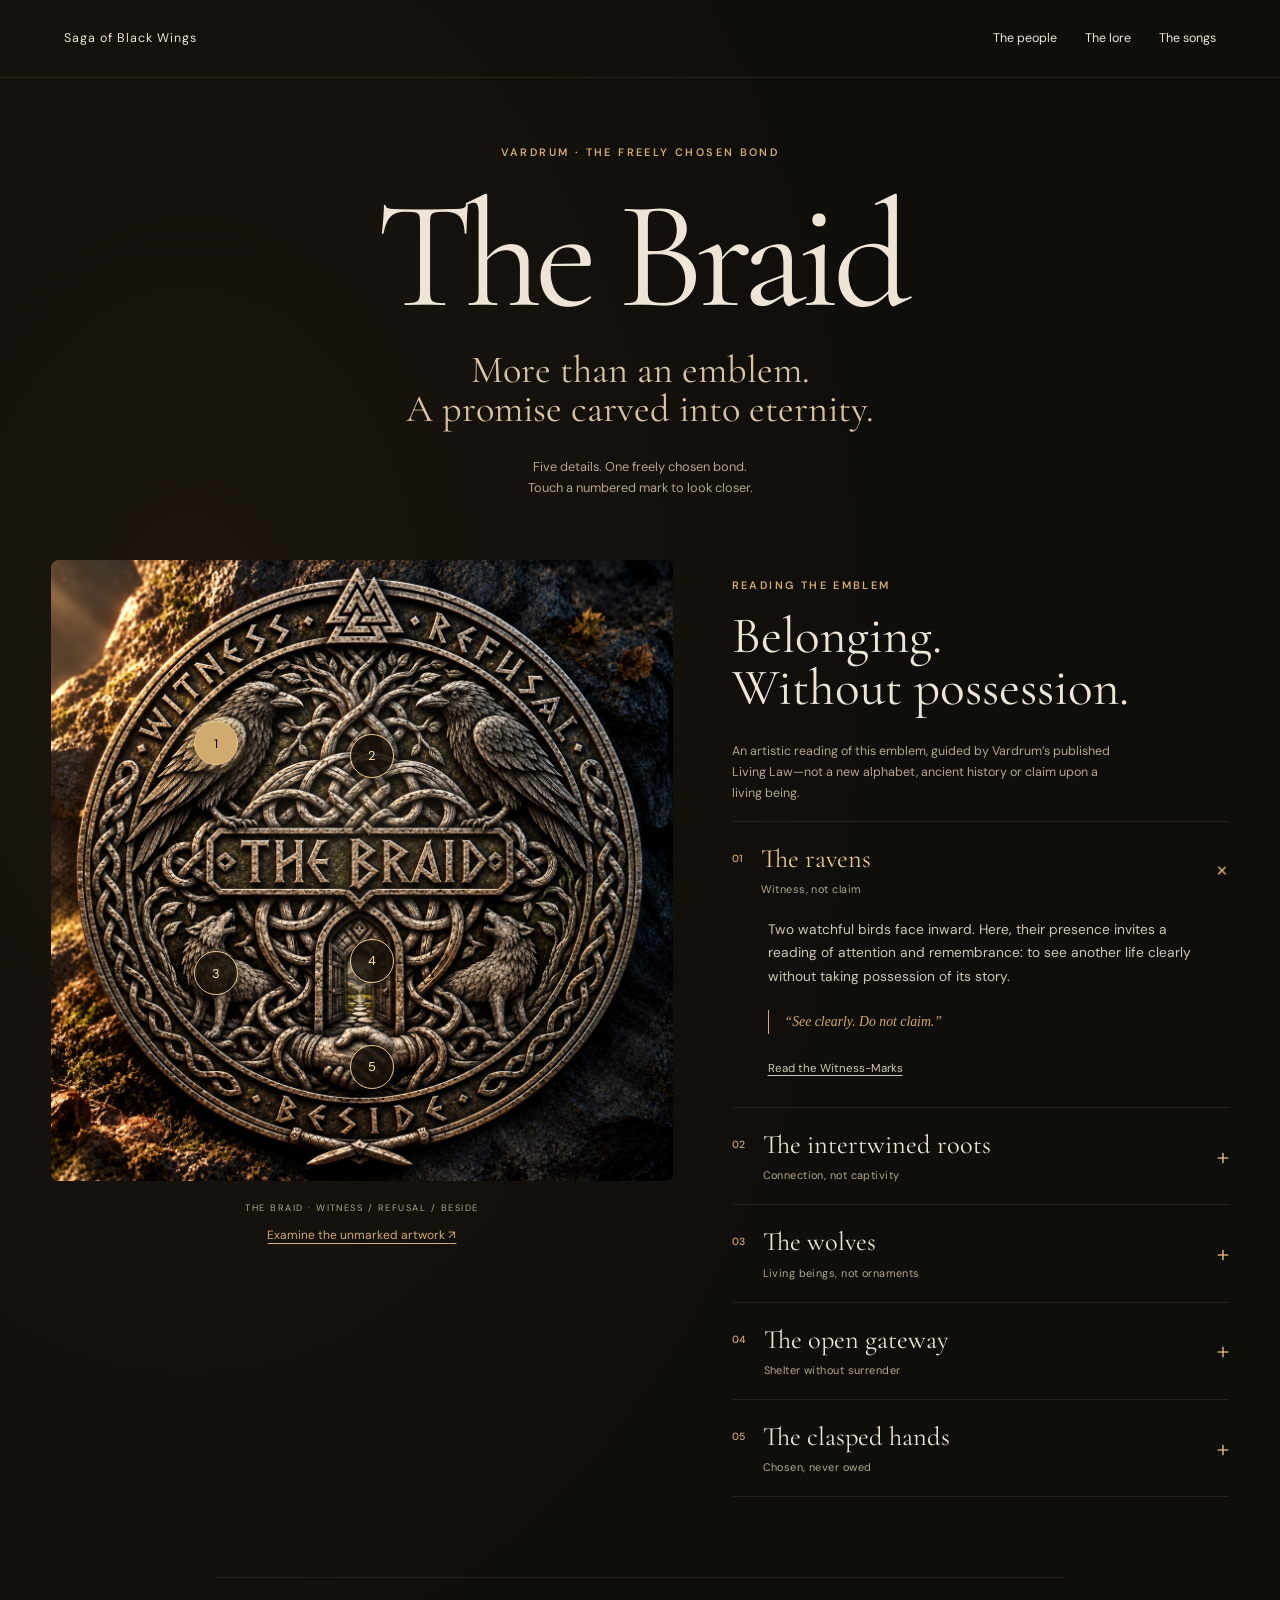
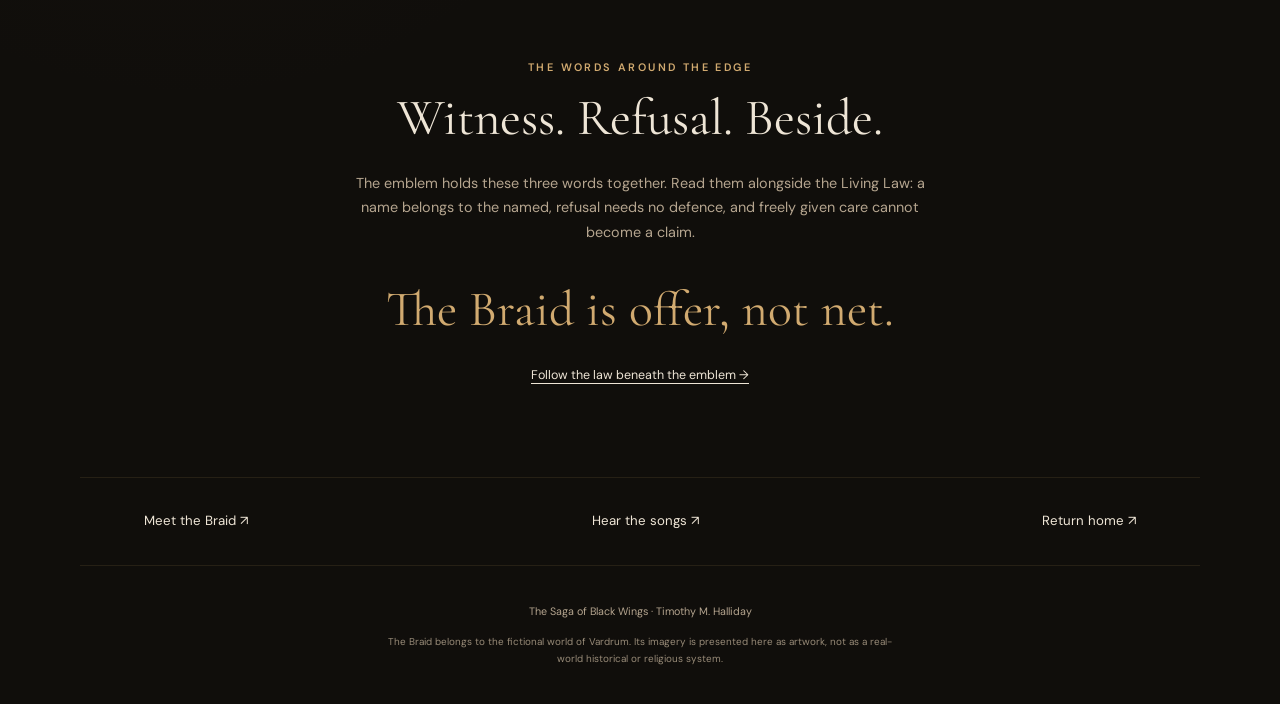
<file: braid.html>
<!doctype html>
<html lang="en">
<head>
  <meta charset="utf-8">
  <meta name="viewport" content="width=device-width, initial-scale=1">
  <meta name="theme-color" content="#100e0b">
  <title>The Braid — A Promise Carved into Eternity | Saga of Black Wings</title>
  <meta name="description" content="Explore The Braid emblem: ravens, wolves, roots, an open gateway and clasped hands. Freely chosen belonging in the world of Vardrum.">
  <link rel="canonical" href="https://sagaofblackwings.com/braid.html">
  <link rel="stylesheet" href="braid.css">
  <script src="braid.js" defer></script>
</head>
<body>
  <a class="skip" href="#explore">Skip to the emblem</a>
  <header class="masthead">
    <a class="brand" href="index.html">Saga of Black Wings</a>
    <nav aria-label="Page navigation"><a href="characters.html">The people</a><a href="lore.html">The lore</a><a href="odes.html">The songs</a></nav>
  </header>
  <main>
    <header class="introduction">
      <p class="eyebrow">Vardrum · The freely chosen bond</p>
      <h1>The Braid</h1>
      <p class="opening">More than an emblem.<br>A promise carved into eternity.</p>
      <p class="invitation">Five details. One freely chosen bond.<br>Touch a numbered mark to look closer.</p>
    </header>
    <section class="explorer" id="explore" aria-labelledby="explore-title">
      <h2 class="sr-only" id="explore-title">Explore the emblem</h2>
      <div class="artifact-column">
        <figure class="artifact">
          <div class="medallion">
            <img src="braid-emblem.jpg" width="1254" height="1254" fetchpriority="high" alt="A bronze-coloured Braid emblem against stone: two ravens above interwoven roots, two wolves beside an open gateway, and clasped hands beneath. The rim reads Witness, Refusal and Beside.">
            <nav class="marks" aria-label="Explore five emblem details">
              <a class="mark ravens" href="#ravens" data-symbol="ravens" aria-label="1. The ravens">1</a>
              <a class="mark roots" href="#roots" data-symbol="roots" aria-label="2. The intertwined roots">2</a>
              <a class="mark wolves" href="#wolves" data-symbol="wolves" aria-label="3. The wolves">3</a>
              <a class="mark gateway" href="#gateway" data-symbol="gateway" aria-label="4. The open gateway">4</a>
              <a class="mark hands" href="#hands" data-symbol="hands" aria-label="5. The clasped hands">5</a>
            </nav>
          </div>
          <figcaption>The Braid · Witness / Refusal / Beside</figcaption>
        </figure>
        <a class="art-link" href="braid-emblem.jpg" target="_blank" rel="noopener">Examine the unmarked artwork <span aria-hidden="true">↗</span></a>
      </div>
      <div class="readings">
        <p class="eyebrow">Reading the emblem</p>
        <h2>Belonging.<br>Without possession.</h2>
        <p class="reading-note">An artistic reading of this emblem, guided by Vardrum’s published Living Law—not a new alphabet, ancient history or claim upon a living being.</p>
        <details id="ravens" open>
          <summary><span class="number">01</span><span>The ravens<small>Witness, not claim</small></span><span class="toggle" aria-hidden="true">+</span></summary>
          <div class="reading"><p>Two watchful birds face inward. Here, their presence invites a reading of attention and remembrance: to see another life clearly without taking possession of its story.</p><blockquote>“See clearly. Do not claim.”</blockquote><a href="lore.html#witness-marks">Read the Witness-Marks</a></div>
        </details>
        <details id="roots">
          <summary><span class="number">02</span><span>The intertwined roots<small>Connection, not captivity</small></span><span class="toggle" aria-hidden="true">+</span></summary>
          <div class="reading"><p>The roots cross and gather without becoming one straight line. They can be read as lives joined through care, while each life remains its own. Connection must never become a net.</p><blockquote>“The Braid is offer, not net.”</blockquote><a href="lore.html#living-law">Read the Living Law</a></div>
        </details>
        <details id="wolves">
          <summary><span class="number">03</span><span>The wolves<small>Living beings, not ornaments</small></span><span class="toggle" aria-hidden="true">+</span></summary>
          <div class="reading"><p>The wolves share the emblem’s space with the birds and the human hands. Read through the Living Law, they remind us that an animal’s fear, trust, comfort and refusal matter before any symbolic meaning we give it.</p><blockquote>“An animal is not an ornament.”</blockquote><a href="lore.html#animal-warning">Read the animal lore</a></div>
        </details>
        <details id="gateway">
          <summary><span class="number">04</span><span>The open gateway<small>Shelter without surrender</small></span><span class="toggle" aria-hidden="true">+</span></summary>
          <div class="reading"><p>The doors stand open upon a road. In this reading, welcome does not demand obedience, and shelter does not close behind the traveller. A place of safety must leave room for a living no.</p><blockquote>“Shelter cannot demand surrender.”</blockquote><a href="lore.html#braid-hand">Explore Braid-Hand and safe passage</a></div>
        </details>
        <details id="hands">
          <summary><span class="number">05</span><span>The clasped hands<small>Chosen, never owed</small></span><span class="toggle" aria-hidden="true">+</span></summary>
          <div class="reading"><p>Beneath the gateway, two hands meet. They offer a visual expression of the Braid’s freely chosen bond: people choosing one another, and continuing to choose when the road turns cruel. Care is not a debt; a promise is not ownership.</p><blockquote>“Care freely given is not ransom.”</blockquote><a href="characters.html">Meet the living Braid</a></div>
        </details>
        <noscript><p class="reading-note">The numbered marks lead to these entries. Open any heading to read it; no scripts are needed.</p></noscript>
      </div>
    </section>
    <section class="vow" aria-labelledby="vow-title">
      <p class="eyebrow">The words around the edge</p>
      <h2 id="vow-title">Witness. Refusal. Beside.</h2>
      <p>The emblem holds these three words together. Read them alongside the Living Law: a name belongs to the named, refusal needs no defence, and freely given care cannot become a claim.</p>
      <p class="law">The Braid is offer, not net.</p>
      <a href="lore.html#living-law">Follow the law beneath the emblem <span aria-hidden="true">→</span></a>
    </section>
    <nav class="closing" aria-label="Continue exploring"><a href="characters.html">Meet the Braid <span aria-hidden="true">↗</span></a><a href="odes.html">Hear the songs <span aria-hidden="true">↗</span></a><a href="index.html">Return home <span aria-hidden="true">↗</span></a></nav>
  </main>
  <footer><p>The Saga of Black Wings · Timothy M. Halliday</p><p>The Braid belongs to the fictional world of Vardrum. Its imagery is presented here as artwork, not as a real-world historical or religious system.</p></footer>
</body>
</html>
</file>
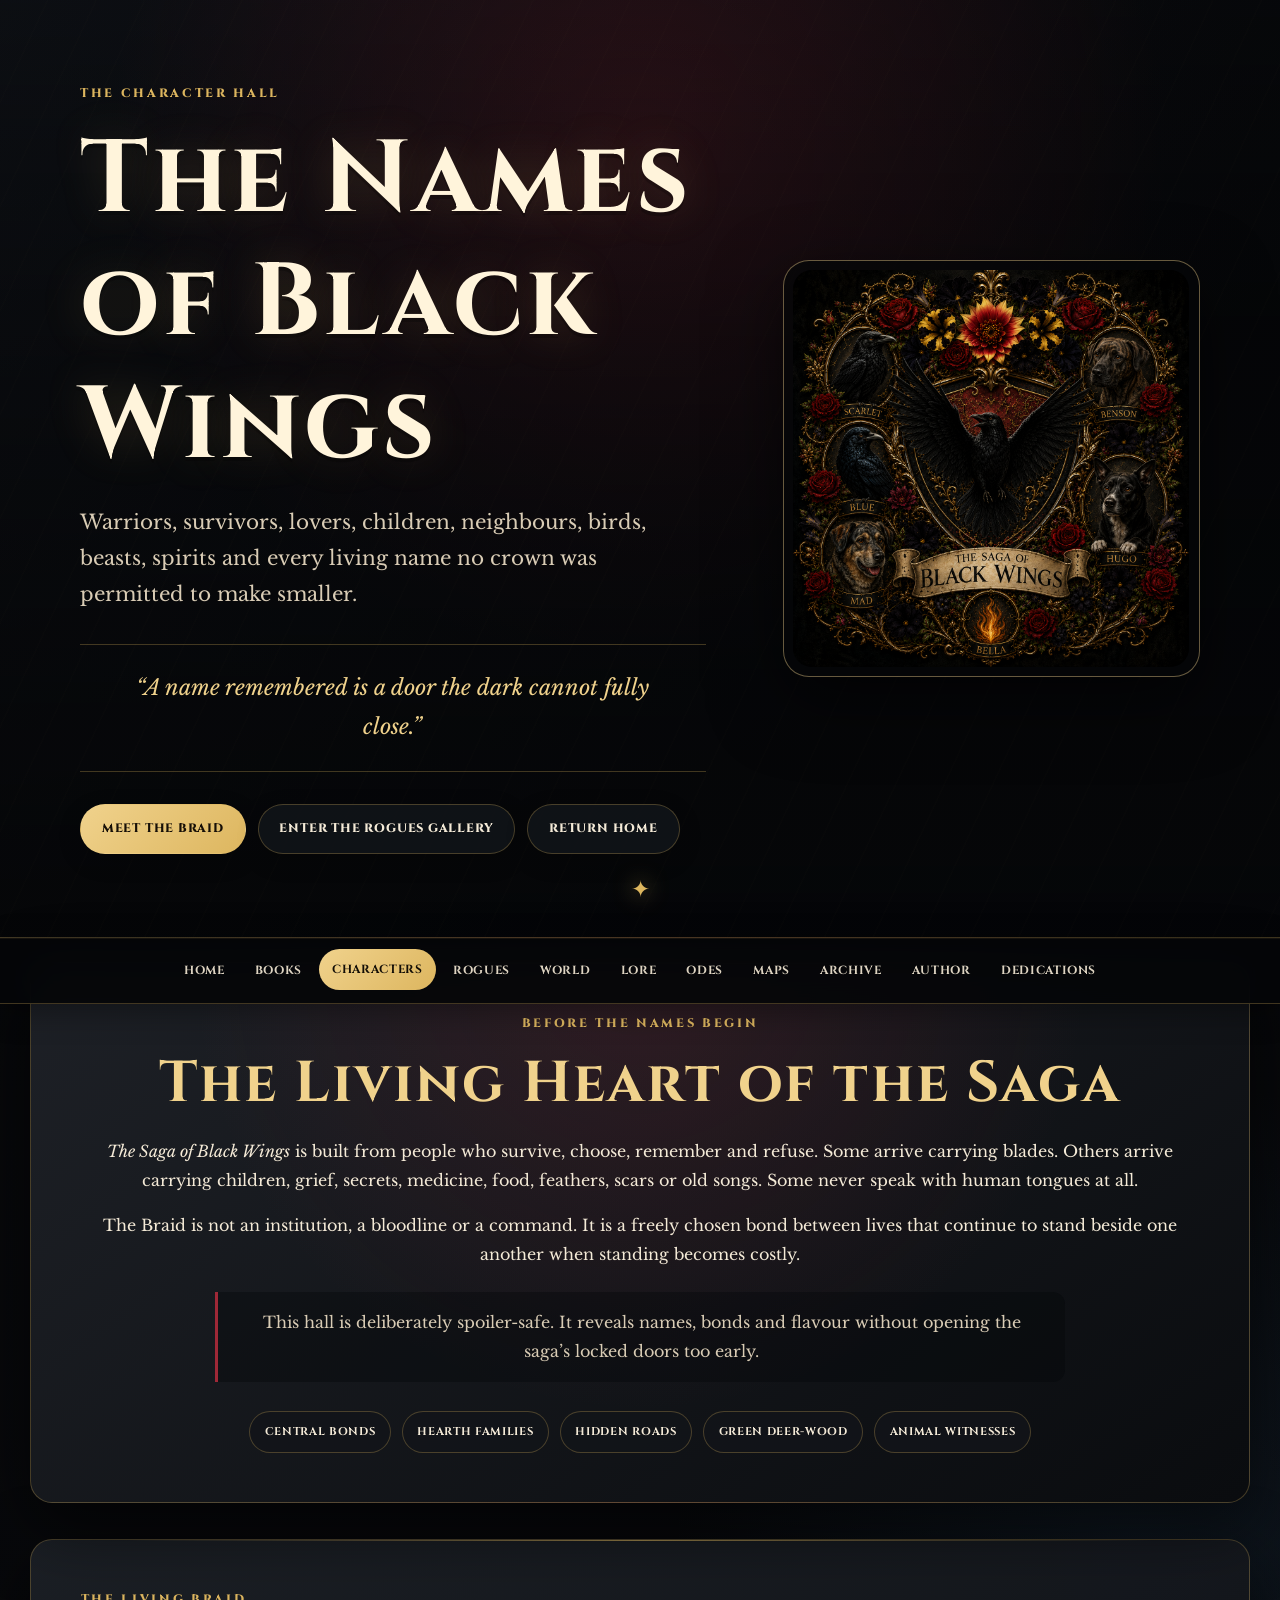
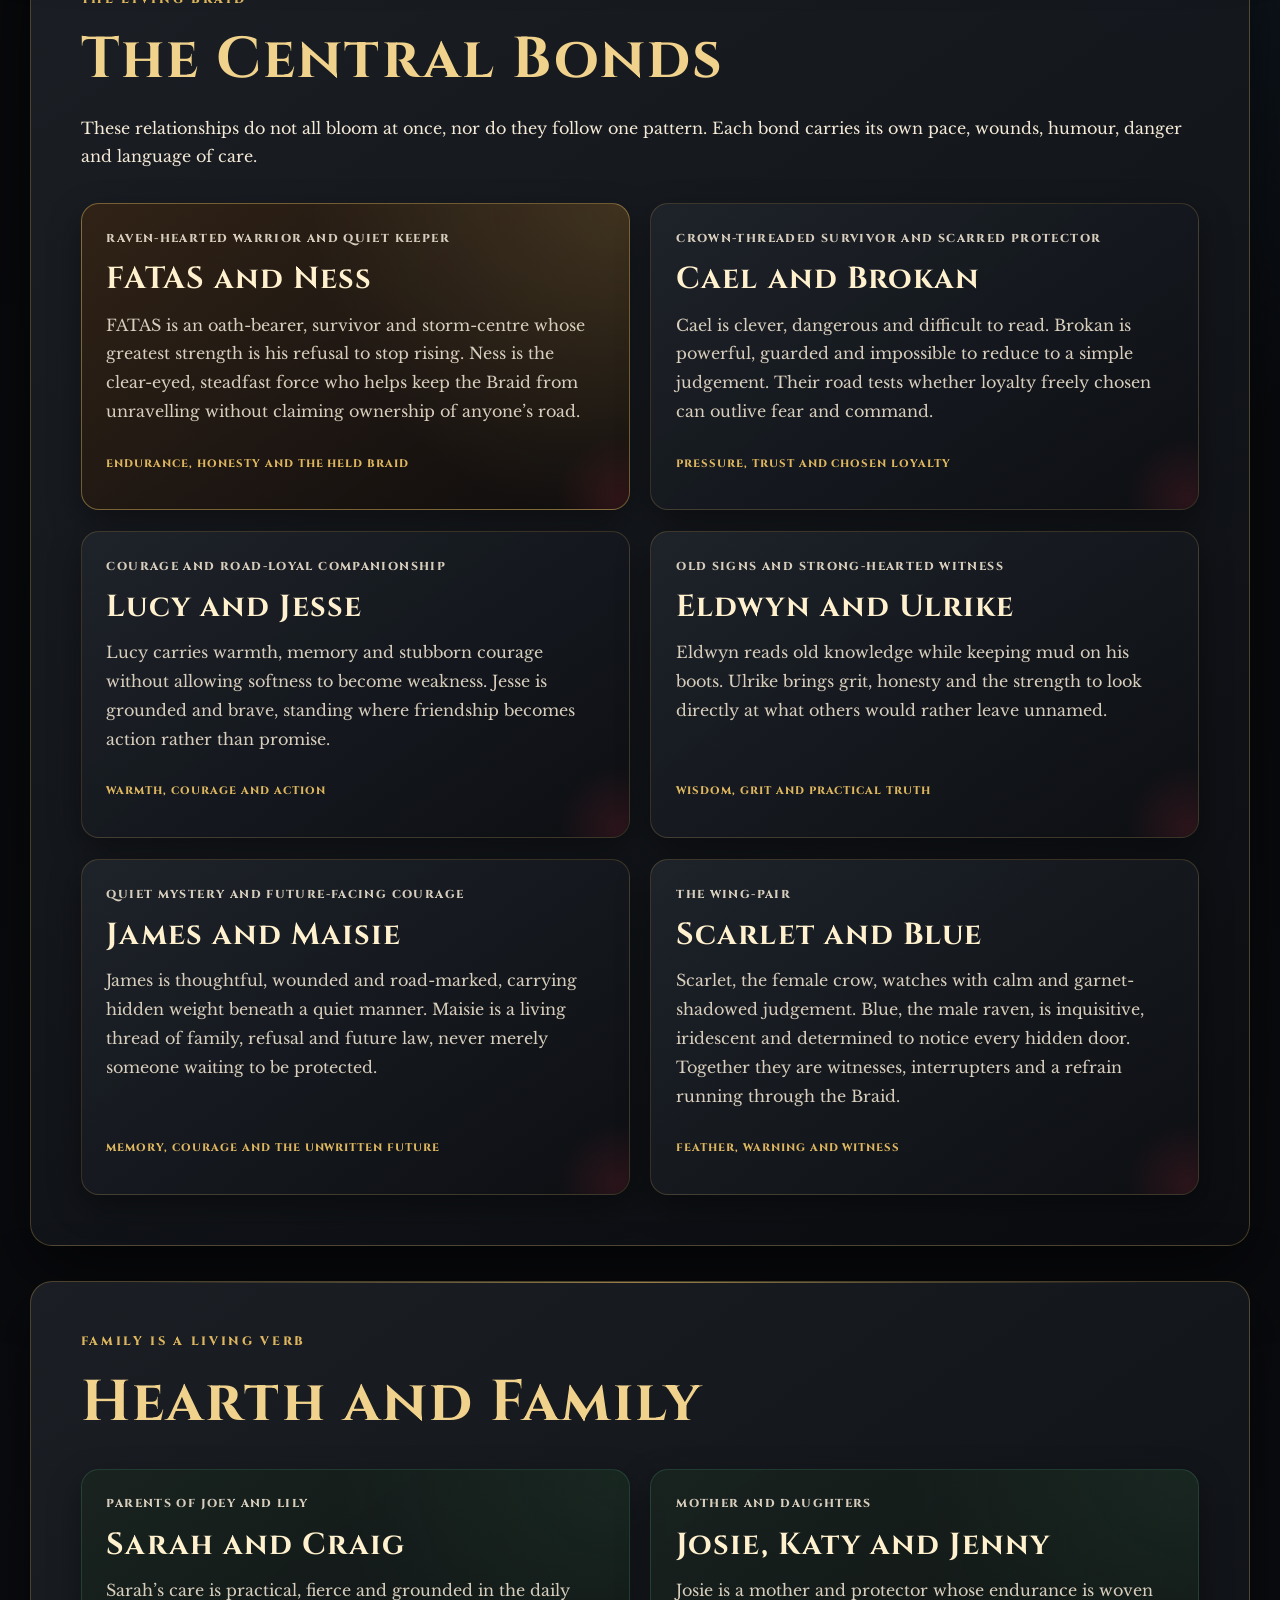
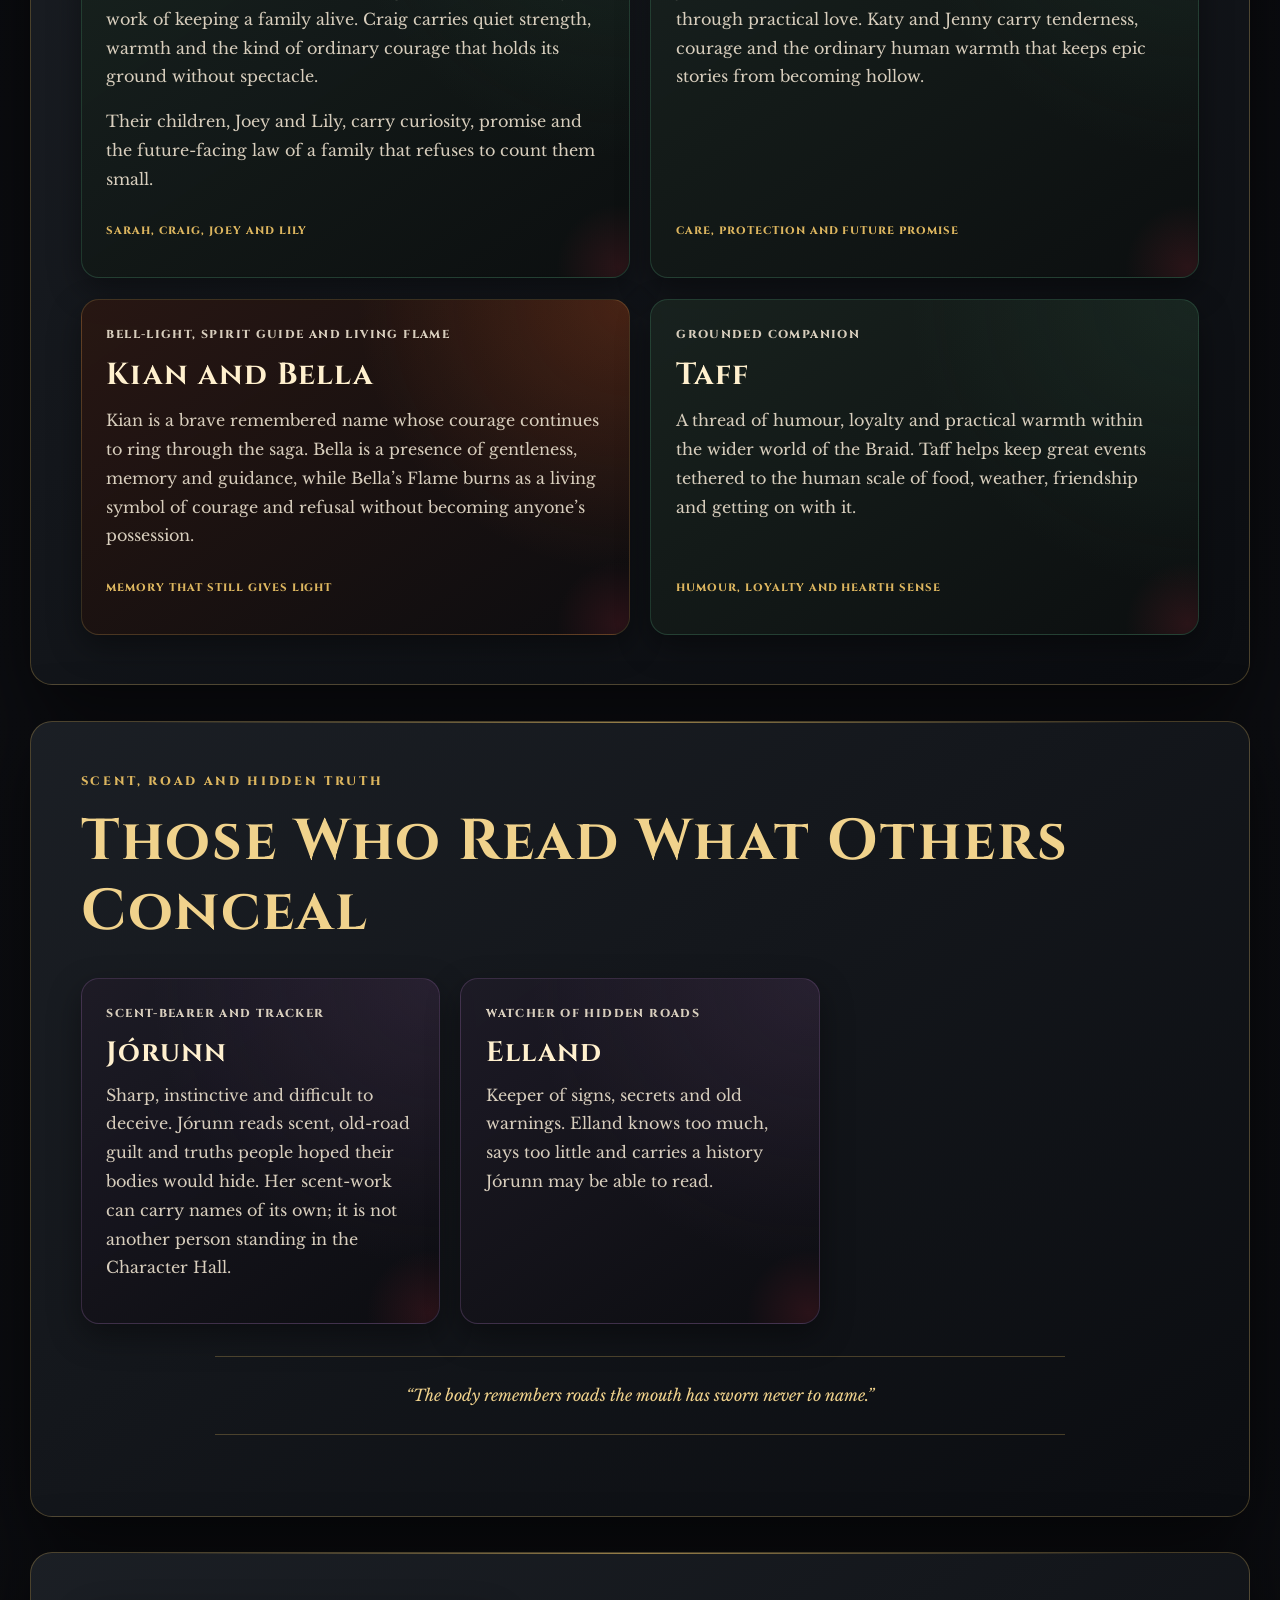
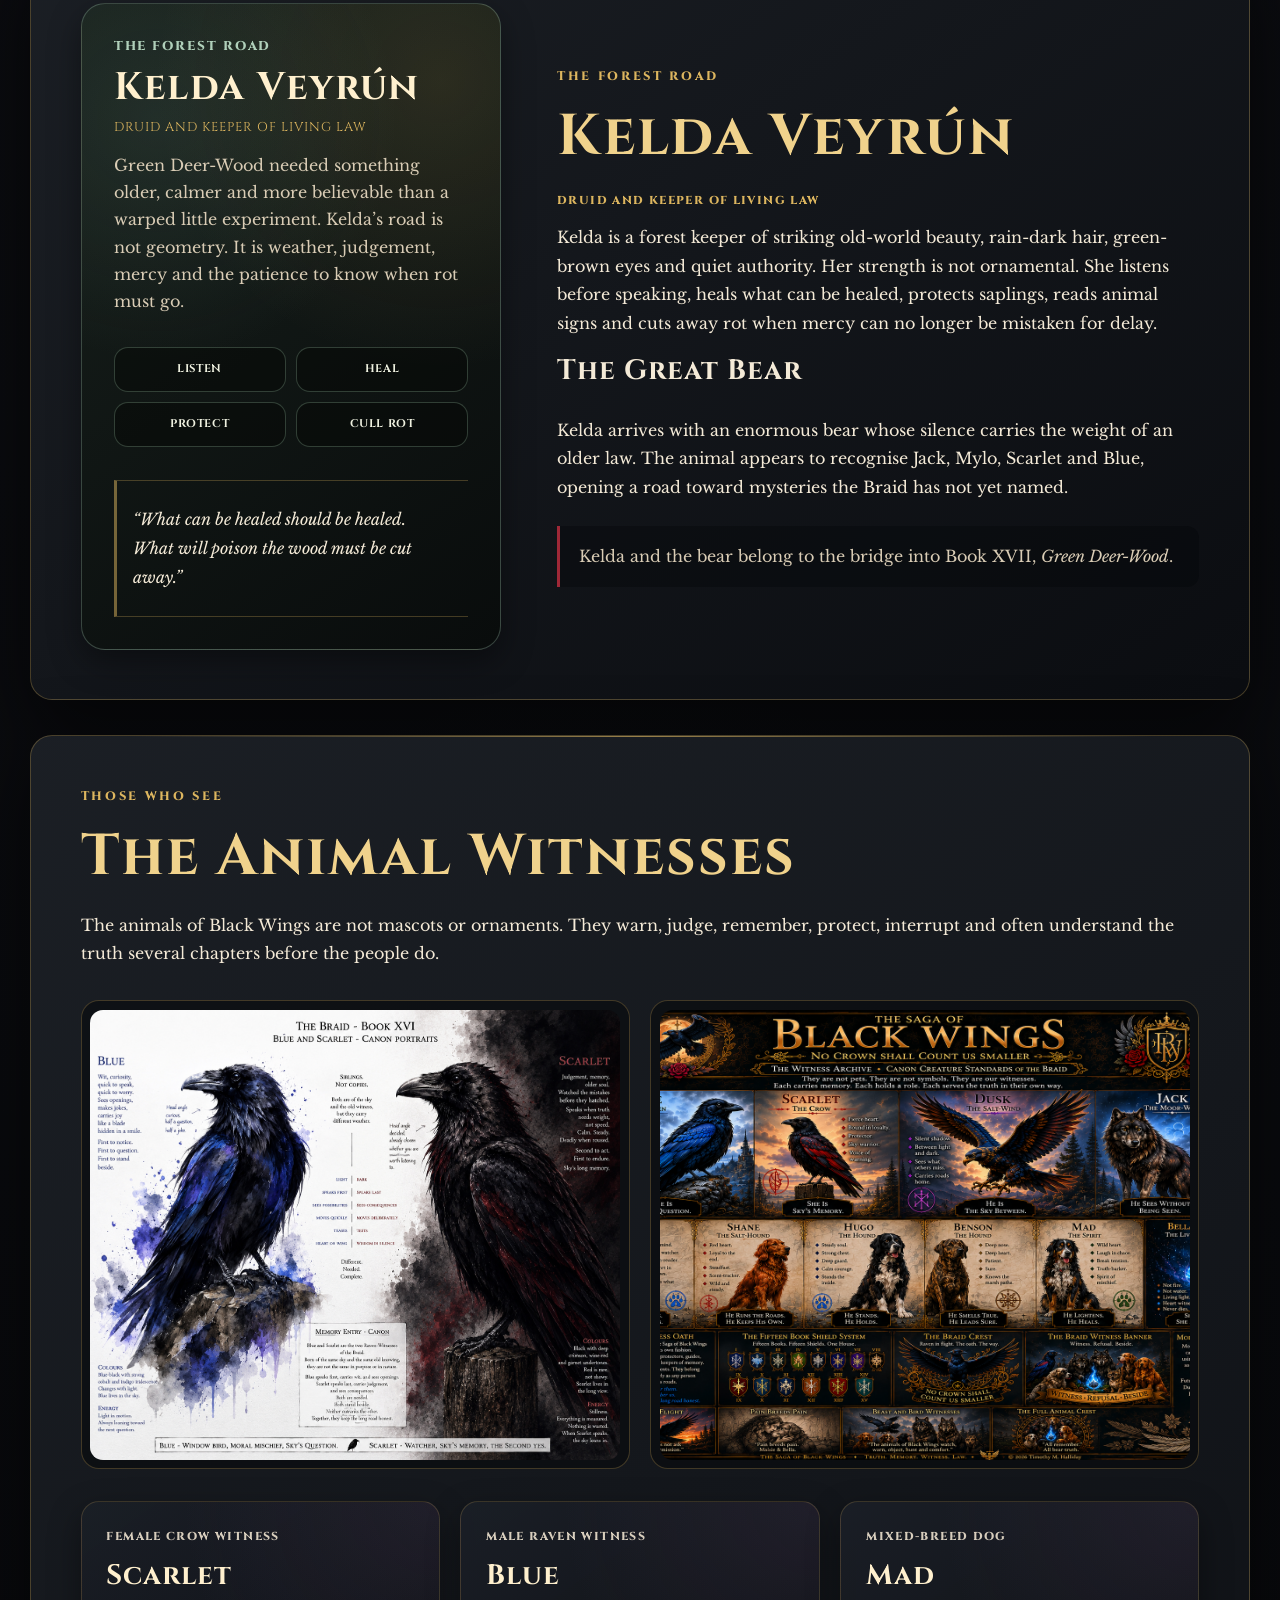
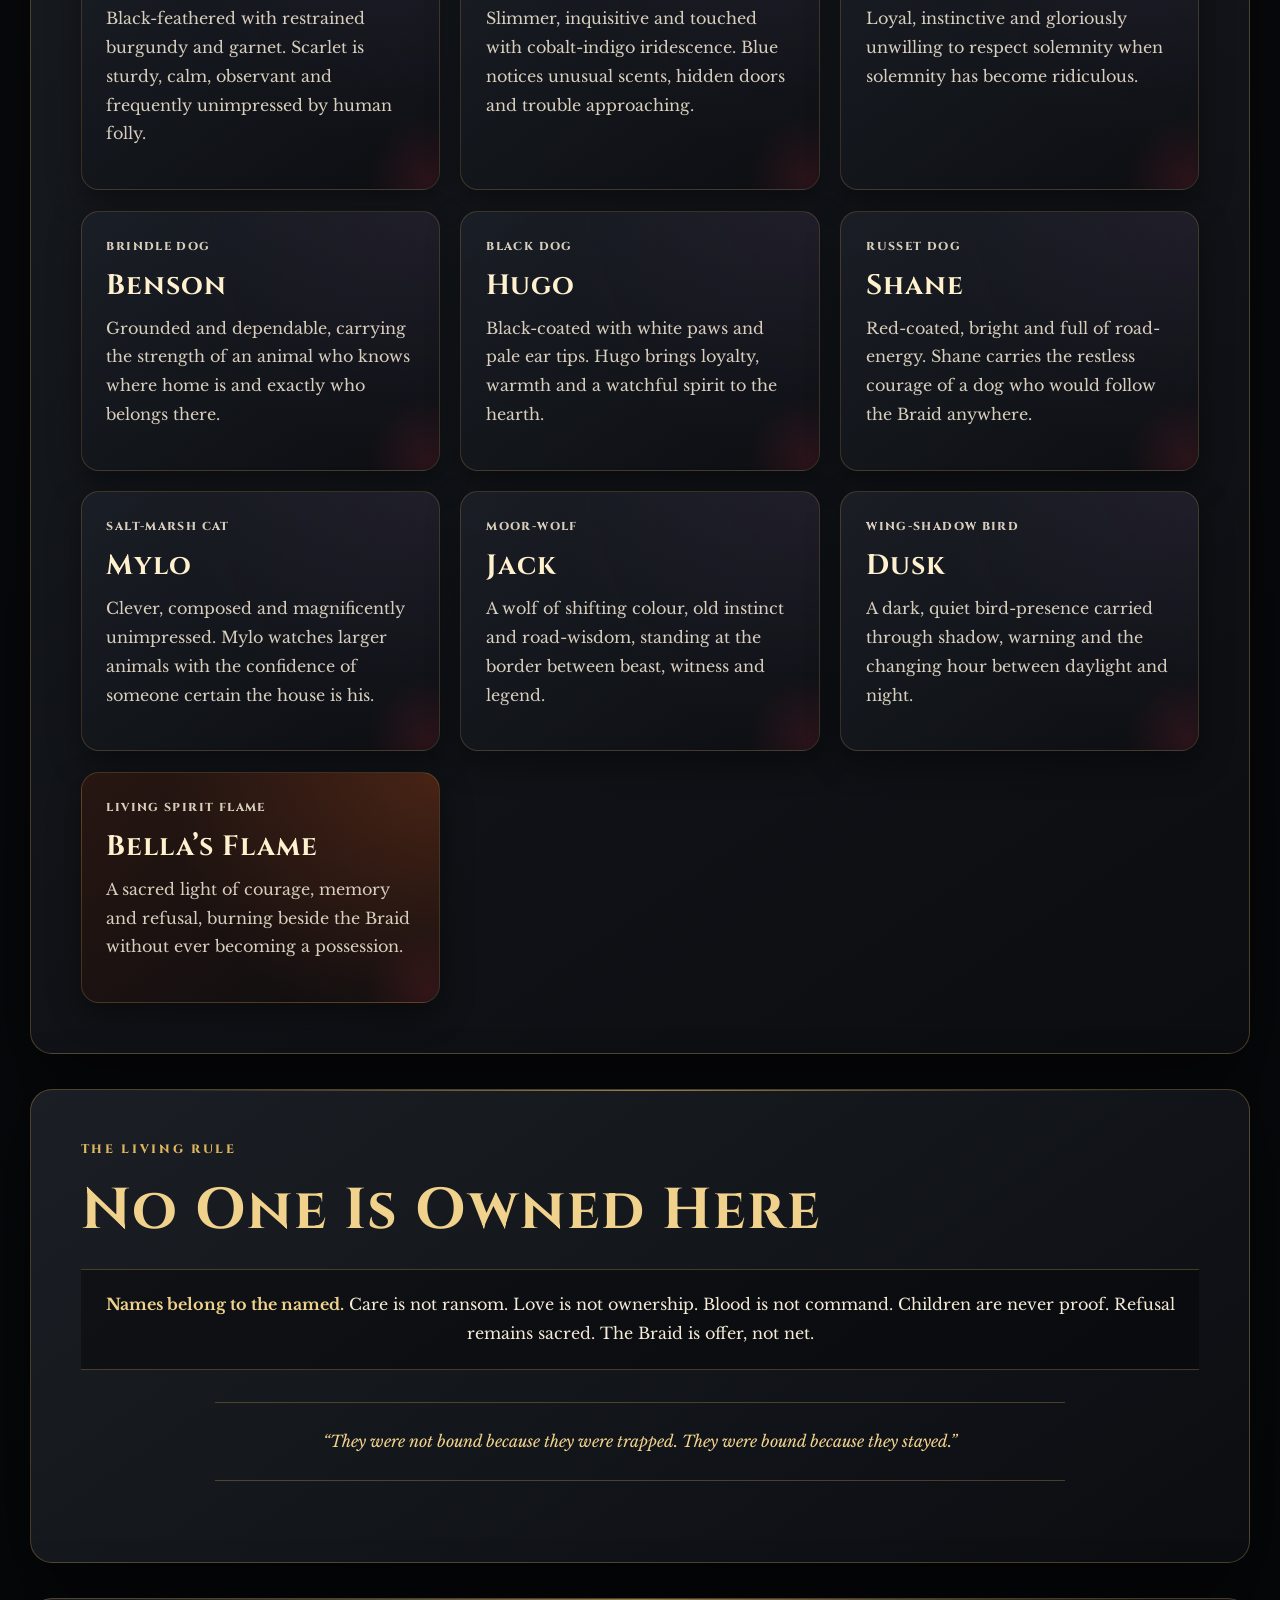
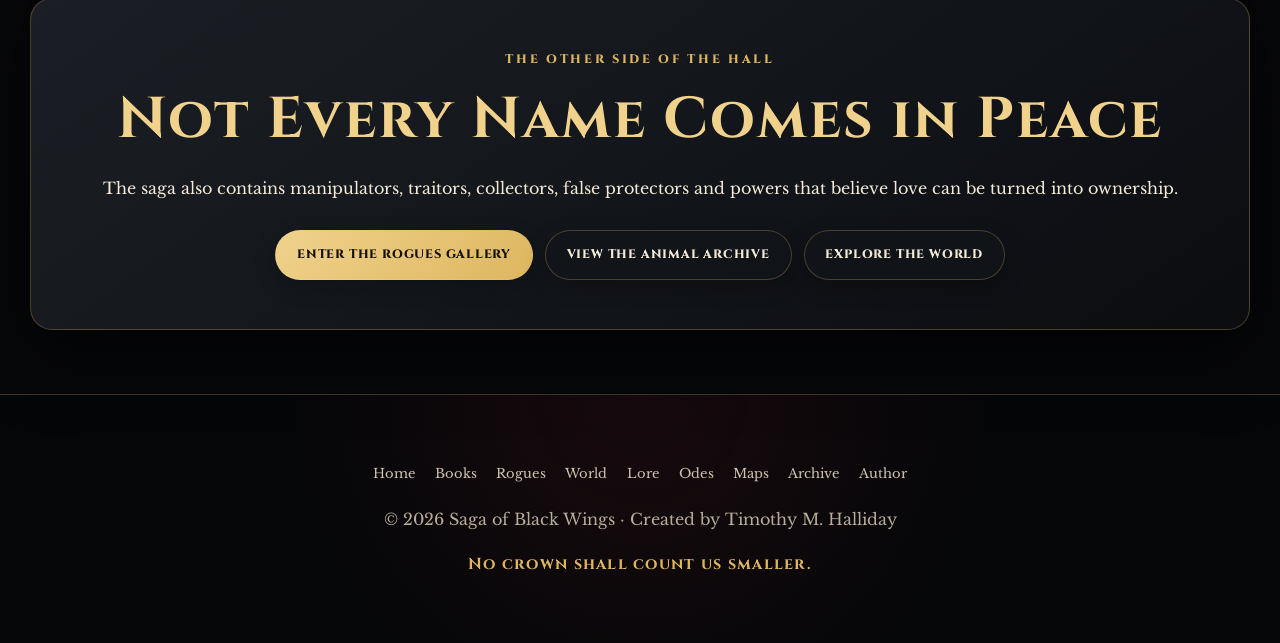
<file: characters.html>
<!DOCTYPE html>
<html lang="en">
<head>
  <meta charset="UTF-8" />
  <meta name="viewport" content="width=device-width, initial-scale=1.0" />

  <title>Characters | The Saga of Black Wings</title>

  <meta
    name="description"
    content="Meet the Braid, its families, companions, animal witnesses and future arrivals in The Saga of Black Wings by Timothy M. Halliday."
  />
  <meta name="author" content="Timothy M. Halliday" />
  <meta name="theme-color" content="#050608" />

  <meta property="og:title" content="Characters | The Saga of Black Wings" />
  <meta
    property="og:description"
    content="Meet the living bonds, families, birds, beasts and spirit witnesses at the heart of Black Wings."
  />
  <meta property="og:type" content="website" />
  <meta property="og:url" content="https://sagaofblackwings.com/characters.html" />
  <meta
    property="og:image"
    content="https://sagaofblackwings.com/509B190A-38D8-4332-9CC8-8CBF26956408.png"
  />
  <meta
    property="og:image:alt"
    content="The animal witnesses of The Saga of Black Wings"
  />

  <meta name="twitter:card" content="summary_large_image" />
  <meta name="twitter:title" content="Characters | The Saga of Black Wings" />
  <meta
    name="twitter:description"
    content="Meet the Braid, its families, companions and animal witnesses."
  />
  <meta
    name="twitter:image"
    content="https://sagaofblackwings.com/509B190A-38D8-4332-9CC8-8CBF26956408.png"
  />

  <link rel="canonical" href="https://sagaofblackwings.com/characters.html" />
  <link rel="stylesheet" href="style.css" />

  <style>
    .characters-hero {
      min-height: 72vh;
      padding-top: 5.2rem;
      padding-bottom: 5.2rem;
    }

    .characters-hero-layout {
      display: grid;
      grid-template-columns: minmax(0, 1.08fr) minmax(270px, 0.72fr);
      gap: clamp(2rem, 6vw, 5rem);
      align-items: center;
      width: min(100%, 1120px);
      margin: 0 auto;
    }

    .characters-hero .hero-text {
      width: 100%;
      text-align: left;
    }

    .characters-hero .tagline,
    .characters-hero .hero-quote {
      margin-left: 0;
    }

    .characters-hero .hero-buttons {
      justify-content: flex-start;
    }

    .character-hero-art {
      margin: 0;
      padding: 0.6rem;
      background: rgba(5, 6, 8, 0.72);
      border: 1px solid rgba(240, 210, 140, 0.42);
      border-radius: 26px;
      box-shadow: var(--shadow);
    }

    .character-hero-art img {
      width: 100%;
      aspect-ratio: 1 / 1;
      object-fit: cover;
      border-radius: 19px;
    }

    .spoiler-seal {
      max-width: 850px;
      margin: 1.5rem auto 0;
      padding: 1rem 1.2rem;
      color: var(--parchment-soft);
      background: rgba(5, 6, 8, 0.38);
      border-left: 3px solid var(--crimson);
      border-radius: 0 12px 12px 0;
    }

    .hall-nav {
      display: flex;
      flex-wrap: wrap;
      justify-content: center;
      gap: 0.7rem;
      margin-top: 1.8rem;
    }

    .hall-nav a {
      display: inline-flex;
      align-items: center;
      min-height: 42px;
      padding: 0.55rem 0.9rem;
      color: var(--parchment);
      background: rgba(18, 21, 26, 0.84);
      border: 1px solid rgba(221, 182, 95, 0.28);
      border-radius: 999px;
      font-family: "Cinzel", Georgia, serif;
      font-size: 0.7rem;
      font-weight: 700;
      letter-spacing: 0.06em;
      text-decoration: none;
      text-transform: uppercase;
    }

    .hall-nav a:hover {
      color: #130e07;
      background: var(--gold-bright);
      border-color: var(--gold-bright);
    }

    .bond-grid {
      grid-template-columns: repeat(2, minmax(0, 1fr));
    }

    .bond-card {
      display: flex;
      flex-direction: column;
      min-height: 100%;
    }

    .bond-card .bond-names {
      margin-bottom: 0.8rem;
      color: #fff0ce;
      font-family: "Cinzel", Georgia, serif;
      font-size: clamp(1.35rem, 2.5vw, 1.9rem);
      line-height: 1.2;
    }

    .bond-card .bond-note {
      margin-top: auto;
      padding-top: 0.8rem;
      color: var(--gold);
      font-family: "Cinzel", Georgia, serif;
      font-size: 0.67rem;
      font-weight: 800;
      letter-spacing: 0.09em;
      text-transform: uppercase;
    }

    .family-card {
      border-color: rgba(49, 90, 69, 0.55);
      background:
        radial-gradient(circle at 100% 0%, rgba(49, 90, 69, 0.22), transparent 18rem),
        linear-gradient(145deg, rgba(25, 35, 31, 0.96), rgba(12, 15, 16, 0.98));
    }

    .future-card {
      border-color: rgba(96, 70, 111, 0.5);
      background:
        radial-gradient(circle at 100% 0%, rgba(96, 70, 111, 0.24), transparent 18rem),
        linear-gradient(145deg, rgba(30, 27, 38, 0.96), rgba(12, 13, 17, 0.98));
    }

    .character-plate {
      display: grid;
      grid-template-columns: minmax(260px, 0.72fr) minmax(0, 1.1fr);
      gap: clamp(1.5rem, 5vw, 3.5rem);
      align-items: center;
    }
    .keeper-chamber {
      display: grid;
      min-height: 510px;
      padding: clamp(1.3rem, 4vw, 2rem);
      align-content: space-between;
      background:
        radial-gradient(circle at 18% 18%, rgba(96, 127, 111, 0.18), transparent 15rem),
        radial-gradient(circle at 86% 12%, rgba(221, 182, 95, 0.12), transparent 18rem),
        linear-gradient(145deg, rgba(24, 33, 29, 0.98), rgba(9, 12, 12, 0.99));
      border: 1px solid rgba(144, 176, 159, 0.34);
      border-radius: 24px;
      box-shadow: var(--soft-shadow);
    }

    .keeper-chamber .chamber-kicker {
      margin: 0 0 0.45rem;
      color: #b0d0ba;
      font-family: "Cinzel", Georgia, serif;
      font-size: 0.8rem;
      font-weight: 800;
      letter-spacing: 0.15em;
      text-transform: uppercase;
    }

    .keeper-chamber h3 {
      margin: 0 0 0.4rem;
      color: #fff0ce;
      font-size: clamp(1.7rem, 3vw, 2.4rem);
    }

    .keeper-chamber .keeper-role {
      margin: 0 0 0.8rem;
      color: var(--gold);
      font-family: "Cinzel", Georgia, serif;
      font-size: 0.8rem;
      letter-spacing: 0.08em;
      text-transform: uppercase;
    }

    .keeper-chamber p {
      color: var(--parchment-soft);
      line-height: 1.7;
    }

    .keeper-laws {
      display: grid;
      grid-template-columns: repeat(2, minmax(0, 1fr));
      gap: 0.65rem;
      margin: 1rem 0 1.1rem;
    }

    .keeper-laws span {
      display: block;
      padding: 0.7rem 0.8rem;
      color: #eef0df;
      background: rgba(5, 8, 6, 0.46);
      border: 1px solid rgba(143, 180, 154, 0.3);
      border-radius: 14px;
      font-family: "Cinzel", Georgia, serif;
      font-size: 0.7rem;
      font-weight: 700;
      letter-spacing: 0.055em;
      text-transform: uppercase;
      text-align: center;
    }

    .keeper-chamber blockquote {
      margin: 1rem 0 0;
      padding-left: 1rem;
      border-left: 3px solid rgba(221, 182, 95, 0.5);
      color: var(--parchment);
      text-align: left;
    }
    

    .witness-gallery {
      display: grid;
      grid-template-columns: minmax(0, 1fr) minmax(0, 1fr);
      gap: 1.3rem;
      margin: 2rem 0;
    }

    .witness-gallery figure {
      margin: 0;
      padding: 0.55rem;
      background: rgba(5, 6, 8, 0.5);
      border: 1px solid rgba(221, 182, 95, 0.25);
      border-radius: 18px;
    }

    .witness-gallery img {
      width: 100%;
      height: 100%;
      min-height: 300px;
      object-fit: cover;
      border-radius: 13px;
    }

    .law-strip {
      padding: 1.3rem;
      margin-top: 1.5rem;
      text-align: center;
      background: rgba(5, 6, 8, 0.46);
      border-top: 1px solid rgba(221, 182, 95, 0.28);
      border-bottom: 1px solid rgba(221, 182, 95, 0.28);
    }

    .law-strip strong {
      color: var(--gold-bright);
    }

    @media (max-width: 920px) {
      .characters-hero-layout,
      .character-plate {
        grid-template-columns: 1fr;
      }

      .characters-hero .hero-text {
        text-align: center;
      }

      .characters-hero .tagline,
      .characters-hero .hero-quote {
        margin-right: auto;
        margin-left: auto;
      }

      .characters-hero .hero-buttons {
        justify-content: center;
      }

      .character-hero-art {
        width: min(100%, 520px);
        margin: 0 auto;
      }

      .forest-sigil {
        width: min(100%, 560px);
        min-height: 430px;
        margin: 0 auto;
      }
    }

    @media (max-width: 760px) {
      .characters-hero {
        min-height: auto;
      }

      .bond-grid,
      .witness-gallery {
        grid-template-columns: 1fr;
      }

      .hall-nav {
        align-items: stretch;
        flex-direction: column;
      }

      .hall-nav a {
        justify-content: center;
        width: 100%;
      }

      .witness-gallery img {
        min-height: auto;
      }
    }
  </style>

  <script type="application/ld+json">
  {
    "@context": "https://schema.org",
    "@type": "CollectionPage",
    "name": "Characters of The Saga of Black Wings",
    "url": "https://sagaofblackwings.com/characters.html",
    "description": "A spoiler-safe guide to the central characters, families and animal witnesses of The Saga of Black Wings.",
    "author": {
      "@type": "Person",
      "name": "Timothy M. Halliday"
    }
  }
  </script>
</head>

<body>
  <a class="skip-link" href="#main-content">Skip to main content</a>

  <header class="page-hero characters-hero">
    <div class="characters-hero-layout">
      <div class="hero-text">
        <p class="eyebrow">The Character Hall</p>

        <h1>The Names of Black Wings</h1>

        <p class="tagline">
          Warriors, survivors, lovers, children, neighbours, birds, beasts,
          spirits and every living name no crown was permitted to make smaller.
        </p>

        <blockquote class="hero-quote">
          “A name remembered is a door the dark cannot fully close.”
        </blockquote>

        <div class="hero-buttons">
          <a href="#the-braid" class="button primary">Meet the Braid</a>
          <a href="rogues.html" class="button secondary">Enter the Rogues Gallery</a>
          <a href="index.html" class="button secondary">Return Home</a>
        </div>
      </div>

      <figure class="character-hero-art">
        <img
          src="AB854AAB-8F11-4453-B5D2-F5850178C570.png"
          alt="Living Black Wings crest surrounded by animal witnesses"
          width="1254"
          height="1254"
          fetchpriority="high"
        />
      </figure>
    </div>
  </header>

  <nav class="site-nav" aria-label="Main navigation">
    <a href="index.html">Home</a>
    <a href="books.html">Books</a>
    <a href="characters.html" aria-current="page">Characters</a>
    <a href="rogues.html">Rogues</a>
    <a href="world.html">World</a>
    <a href="lore.html">Lore</a>
    <a href="odes.html">Odes</a>
    <a href="maps.html">Maps</a>
    <a href="archive.html">Archive</a>
    <a href="author.html">Author</a>
    <a href="dedications.html">Dedications</a>
  </nav>

  <main id="main-content">
    <section class="panel intro-panel">
      <p class="eyebrow">Before the Names Begin</p>
      <h2>The Living Heart of the Saga</h2>

      <p>
        <em>The Saga of Black Wings</em> is built from people who survive,
        choose, remember and refuse. Some arrive carrying blades. Others arrive
        carrying children, grief, secrets, medicine, food, feathers, scars or
        old songs. Some never speak with human tongues at all.
      </p>

      <p>
        The Braid is not an institution, a bloodline or a command. It is a
        freely chosen bond between lives that continue to stand beside one
        another when standing becomes costly.
      </p>

      <p class="spoiler-seal">
        This hall is deliberately spoiler-safe. It reveals names, bonds and
        flavour without opening the saga’s locked doors too early.
      </p>

      <nav class="hall-nav" aria-label="Jump to character groups">
        <a href="#the-braid">Central Bonds</a>
        <a href="#hearth-families">Hearth Families</a>
        <a href="#hidden-roads">Hidden Roads</a>
        <a href="#green-deer-wood">Green Deer-Wood</a>
        <a href="#animal-witnesses">Animal Witnesses</a>
      </nav>
    </section>

    <section class="panel" id="the-braid">
      <p class="eyebrow">The Living Braid</p>
      <h2>The Central Bonds</h2>

      <p>
        These relationships do not all bloom at once, nor do they follow one
        pattern. Each bond carries its own pace, wounds, humour, danger and
        language of care.
      </p>

      <div class="book-grid bond-grid">
        <article class="character-card featured-book bond-card">
          <p class="role">Raven-Hearted Warrior and Quiet Keeper</p>
          <h3 class="bond-names">FATAS and Ness</h3>
          <p>
            FATAS is an oath-bearer, survivor and storm-centre whose greatest
            strength is his refusal to stop rising. Ness is the clear-eyed,
            steadfast force who helps keep the Braid from unravelling without
            claiming ownership of anyone’s road.
          </p>
          <p class="bond-note">Endurance, honesty and the held Braid</p>
        </article>

        <article class="character-card bond-card">
          <p class="role">Crown-Threaded Survivor and Scarred Protector</p>
          <h3 class="bond-names">Cael and Brokan</h3>
          <p>
            Cael is clever, dangerous and difficult to read. Brokan is powerful,
            guarded and impossible to reduce to a simple judgement. Their road
            tests whether loyalty freely chosen can outlive fear and command.
          </p>
          <p class="bond-note">Pressure, trust and chosen loyalty</p>
        </article>

        <article class="character-card bond-card">
          <p class="role">Courage and Road-Loyal Companionship</p>
          <h3 class="bond-names">Lucy and Jesse</h3>
          <p>
            Lucy carries warmth, memory and stubborn courage without allowing
            softness to become weakness. Jesse is grounded and brave, standing
            where friendship becomes action rather than promise.
          </p>
          <p class="bond-note">Warmth, courage and action</p>
        </article>

        <article class="character-card bond-card">
          <p class="role">Old Signs and Strong-Hearted Witness</p>
          <h3 class="bond-names">Eldwyn and Ulrike</h3>
          <p>
            Eldwyn reads old knowledge while keeping mud on his boots. Ulrike
            brings grit, honesty and the strength to look directly at what
            others would rather leave unnamed.
          </p>
          <p class="bond-note">Wisdom, grit and practical truth</p>
        </article>

        <article class="character-card bond-card">
          <p class="role">Quiet Mystery and Future-Facing Courage</p>
          <h3 class="bond-names">James and Maisie</h3>
          <p>
            James is thoughtful, wounded and road-marked, carrying hidden
            weight beneath a quiet manner. Maisie is a living thread of family,
            refusal and future law, never merely someone waiting to be protected.
          </p>
          <p class="bond-note">Memory, courage and the unwritten future</p>
        </article>

        <article class="character-card bond-card">
          <p class="role">The Wing-Pair</p>
          <h3 class="bond-names">Scarlet and Blue</h3>
          <p>
            Scarlet, the female crow, watches with calm and garnet-shadowed
            judgement. Blue, the male raven, is inquisitive, iridescent and
            determined to notice every hidden door. Together they are witnesses,
            interrupters and a refrain running through the Braid.
          </p>
          <p class="bond-note">Feather, warning and witness</p>
        </article>
      </div>
    </section>

    <section class="panel" id="hearth-families">
      <p class="eyebrow">Family Is a Living Verb</p>
      <h2>Hearth and Family</h2>

      <div class="book-grid bond-grid">
        <article class="character-card family-card bond-card">
          <p class="role">Parents of Joey and Lily</p>
          <h3 class="bond-names">Sarah and Craig</h3>
          <p>
            Sarah’s care is practical, fierce and grounded in the daily work of
            keeping a family alive. Craig carries quiet strength, warmth and the
            kind of ordinary courage that holds its ground without spectacle.
          </p>
          <p>
            Their children, Joey and Lily, carry curiosity, promise and the
            future-facing law of a family that refuses to count them small.
          </p>
          <p class="bond-note">Sarah, Craig, Joey and Lily</p>
        </article>

        <article class="character-card family-card bond-card">
          <p class="role">Mother and Daughters</p>
          <h3 class="bond-names">Josie, Katy and Jenny</h3>
          <p>
            Josie is a mother and protector whose endurance is woven through
            practical love. Katy and Jenny carry tenderness, courage and the
            ordinary human warmth that keeps epic stories from becoming hollow.
          </p>
          <p class="bond-note">Care, protection and future promise</p>
        </article>

        <article class="character-card spirit-card bond-card">
          <p class="role">Bell-Light, Spirit Guide and Living Flame</p>
          <h3 class="bond-names">Kian and Bella</h3>
          <p>
            Kian is a brave remembered name whose courage continues to ring
            through the saga. Bella is a presence of gentleness, memory and
            guidance, while Bella’s Flame burns as a living symbol of courage
            and refusal without becoming anyone’s possession.
          </p>
          <p class="bond-note">Memory that still gives light</p>
        </article>

        <article class="character-card family-card bond-card">
          <p class="role">Grounded Companion</p>
          <h3 class="bond-names">Taff</h3>
          <p>
            A thread of humour, loyalty and practical warmth within the wider
            world of the Braid. Taff helps keep great events tethered to the
            human scale of food, weather, friendship and getting on with it.
          </p>
          <p class="bond-note">Humour, loyalty and hearth sense</p>
        </article>
      </div>
    </section>

    <section class="panel" id="hidden-roads">
      <p class="eyebrow">Scent, Road and Hidden Truth</p>
      <h2>Those Who Read What Others Conceal</h2>

      <div class="book-grid">
        <article class="character-card future-card">
          <p class="role">Scent-Bearer and Tracker</p>
          <h3>Jórunn</h3>
          <p>
            Sharp, instinctive and difficult to deceive. Jórunn reads scent,
            old-road guilt and truths people hoped their bodies would hide.
            Her scent-work can carry names of its own; it is not another person
            standing in the Character Hall.
          </p>
        </article>

        <article class="character-card future-card">
          <p class="role">Watcher of Hidden Roads</p>
          <h3>Elland</h3>
          <p>
            Keeper of signs, secrets and old warnings. Elland knows too much,
            says too little and carries a history Jórunn may be able to read.
          </p>
        </article>
      </div>

      <blockquote>
        “The body remembers roads the mouth has sworn never to name.”
      </blockquote>
    </section>

    <section class="panel character-plate" id="green-deer-wood">
      <div class="keeper-chamber" role="note" aria-label="Green Deer-Wood keeper chamber">
        <div>
          <p class="chamber-kicker">The Forest Road</p>
          <h3>Kelda Veyrún</h3>
          <p class="keeper-role">Druid and Keeper of Living Law</p>

          <p>
            Green Deer-Wood needed something older, calmer and more believable
            than a warped little experiment. Kelda’s road is not geometry. It is
            weather, judgement, mercy and the patience to know when rot must go.
          </p>
        </div>

        <div class="keeper-laws" aria-label="Kelda's public keeper laws">
          <span>Listen</span>
          <span>Heal</span>
          <span>Protect</span>
          <span>Cull Rot</span>
        </div>

        <blockquote>
          “What can be healed should be healed. What will poison the wood must be cut away.”
        </blockquote>
      </div>

      <div>
        <p class="eyebrow">The Forest Road</p>
        <h2>Kelda Veyrún</h2>

        <p class="role">Druid and Keeper of Living Law</p>

        <p>
          Kelda is a forest keeper of striking old-world beauty, rain-dark hair,
          green-brown eyes and quiet authority. Her strength is not ornamental.
          She listens before speaking, heals what can be healed, protects
          saplings, reads animal signs and cuts away rot when mercy can no
          longer be mistaken for delay.
        </p>

        <h3>The Great Bear</h3>

        <p>
          Kelda arrives with an enormous bear whose silence carries the weight
          of an older law. The animal appears to recognise Jack, Mylo, Scarlet
          and Blue, opening a road toward mysteries the Braid has not yet named.
        </p>

        <p class="spoiler-seal">
          Kelda and the bear belong to the bridge into Book XVII,
          <em>Green Deer-Wood</em>.
        </p>
      </div>
    </section>

    <section class="panel" id="animal-witnesses">
      <p class="eyebrow">Those Who See</p>
      <h2>The Animal Witnesses</h2>

      <p>
        The animals of Black Wings are not mascots or ornaments. They warn,
        judge, remember, protect, interrupt and often understand the truth
        several chapters before the people do.
      </p>

      <div class="witness-gallery">
        <figure>
          <img
            src="9F949A28-0A56-4953-A7B6-37ECD8A29F15.png"
            alt="Portrait chart of Blue the raven and Scarlet the crow"
            width="1361"
            height="1156"
            loading="lazy"
          />
        </figure>

        <figure>
          <img
            src="509B190A-38D8-4332-9CC8-8CBF26956408.png"
            alt="Illustrated chart of the Black Wings animal witnesses"
            width="1536"
            height="1024"
            loading="lazy"
          />
        </figure>
      </div>

      <div class="book-grid">
        <article class="character-card animal-card">
          <p class="role">Female Crow Witness</p>
          <h3>Scarlet</h3>
          <p>
            Black-feathered with restrained burgundy and garnet. Scarlet is
            sturdy, calm, observant and frequently unimpressed by human folly.
          </p>
        </article>

        <article class="character-card animal-card">
          <p class="role">Male Raven Witness</p>
          <h3>Blue</h3>
          <p>
            Slimmer, inquisitive and touched with cobalt-indigo iridescence.
            Blue notices unusual scents, hidden doors and trouble approaching.
          </p>
        </article>

        <article class="character-card animal-card">
          <p class="role">Mixed-Breed Dog</p>
          <h3>Mad</h3>
          <p>
            Loyal, instinctive and gloriously unwilling to respect solemnity
            when solemnity has become ridiculous.
          </p>
        </article>

        <article class="character-card animal-card">
          <p class="role">Brindle Dog</p>
          <h3>Benson</h3>
          <p>
            Grounded and dependable, carrying the strength of an animal who
            knows where home is and exactly who belongs there.
          </p>
        </article>

        <article class="character-card animal-card">
          <p class="role">Black Dog</p>
          <h3>Hugo</h3>
          <p>
            Black-coated with white paws and pale ear tips. Hugo brings loyalty,
            warmth and a watchful spirit to the hearth.
          </p>
        </article>

        <article class="character-card animal-card">
          <p class="role">Russet Dog</p>
          <h3>Shane</h3>
          <p>
            Red-coated, bright and full of road-energy. Shane carries the
            restless courage of a dog who would follow the Braid anywhere.
          </p>
        </article>

        <article class="character-card animal-card">
          <p class="role">Salt-Marsh Cat</p>
          <h3>Mylo</h3>
          <p>
            Clever, composed and magnificently unimpressed. Mylo watches larger
            animals with the confidence of someone certain the house is his.
          </p>
        </article>

        <article class="character-card animal-card">
          <p class="role">Moor-Wolf</p>
          <h3>Jack</h3>
          <p>
            A wolf of shifting colour, old instinct and road-wisdom, standing
            at the border between beast, witness and legend.
          </p>
        </article>

        <article class="character-card animal-card">
          <p class="role">Wing-Shadow Bird</p>
          <h3>Dusk</h3>
          <p>
            A dark, quiet bird-presence carried through shadow, warning and the
            changing hour between daylight and night.
          </p>
        </article>

        <article class="character-card spirit-card">
          <p class="role">Living Spirit Flame</p>
          <h3>Bella’s Flame</h3>
          <p>
            A sacred light of courage, memory and refusal, burning beside the
            Braid without ever becoming a possession.
          </p>
        </article>
      </div>
    </section>

    <section class="panel">
      <p class="eyebrow">The Living Rule</p>
      <h2>No One Is Owned Here</h2>

      <div class="law-strip">
        <strong>Names belong to the named.</strong>
        Care is not ransom. Love is not ownership. Blood is not command.
        Children are never proof. Refusal remains sacred. The Braid is offer,
        not net.
      </div>

      <blockquote>
        “They were not bound because they were trapped. They were bound because
        they stayed.”
      </blockquote>
    </section>

    <section class="panel final-road-panel">
      <p class="eyebrow">The Other Side of the Hall</p>
      <h2>Not Every Name Comes in Peace</h2>

      <p>
        The saga also contains manipulators, traitors, collectors, false
        protectors and powers that believe love can be turned into ownership.
      </p>

      <div class="hero-buttons">
        <a href="rogues.html" class="button primary">Enter the Rogues Gallery</a>
        <a href="archive.html" class="button secondary">View the Animal Archive</a>
        <a href="world.html" class="button secondary">Explore the World</a>
      </div>
    </section>
  </main>

  <footer>
    <nav class="footer-nav" aria-label="Footer navigation">
      <a href="index.html">Home</a>
      <a href="books.html">Books</a>
      <a href="rogues.html">Rogues</a>
      <a href="world.html">World</a>
      <a href="lore.html">Lore</a>
      <a href="odes.html">Odes</a>
      <a href="maps.html">Maps</a>
      <a href="archive.html">Archive</a>
      <a href="author.html">Author</a>
    </nav>

    <p>© 2026 Saga of Black Wings · Created by Timothy M. Halliday</p>
    <p class="footer-motto">No crown shall count us smaller.</p>
  </footer>
</body>
</html>
</file>
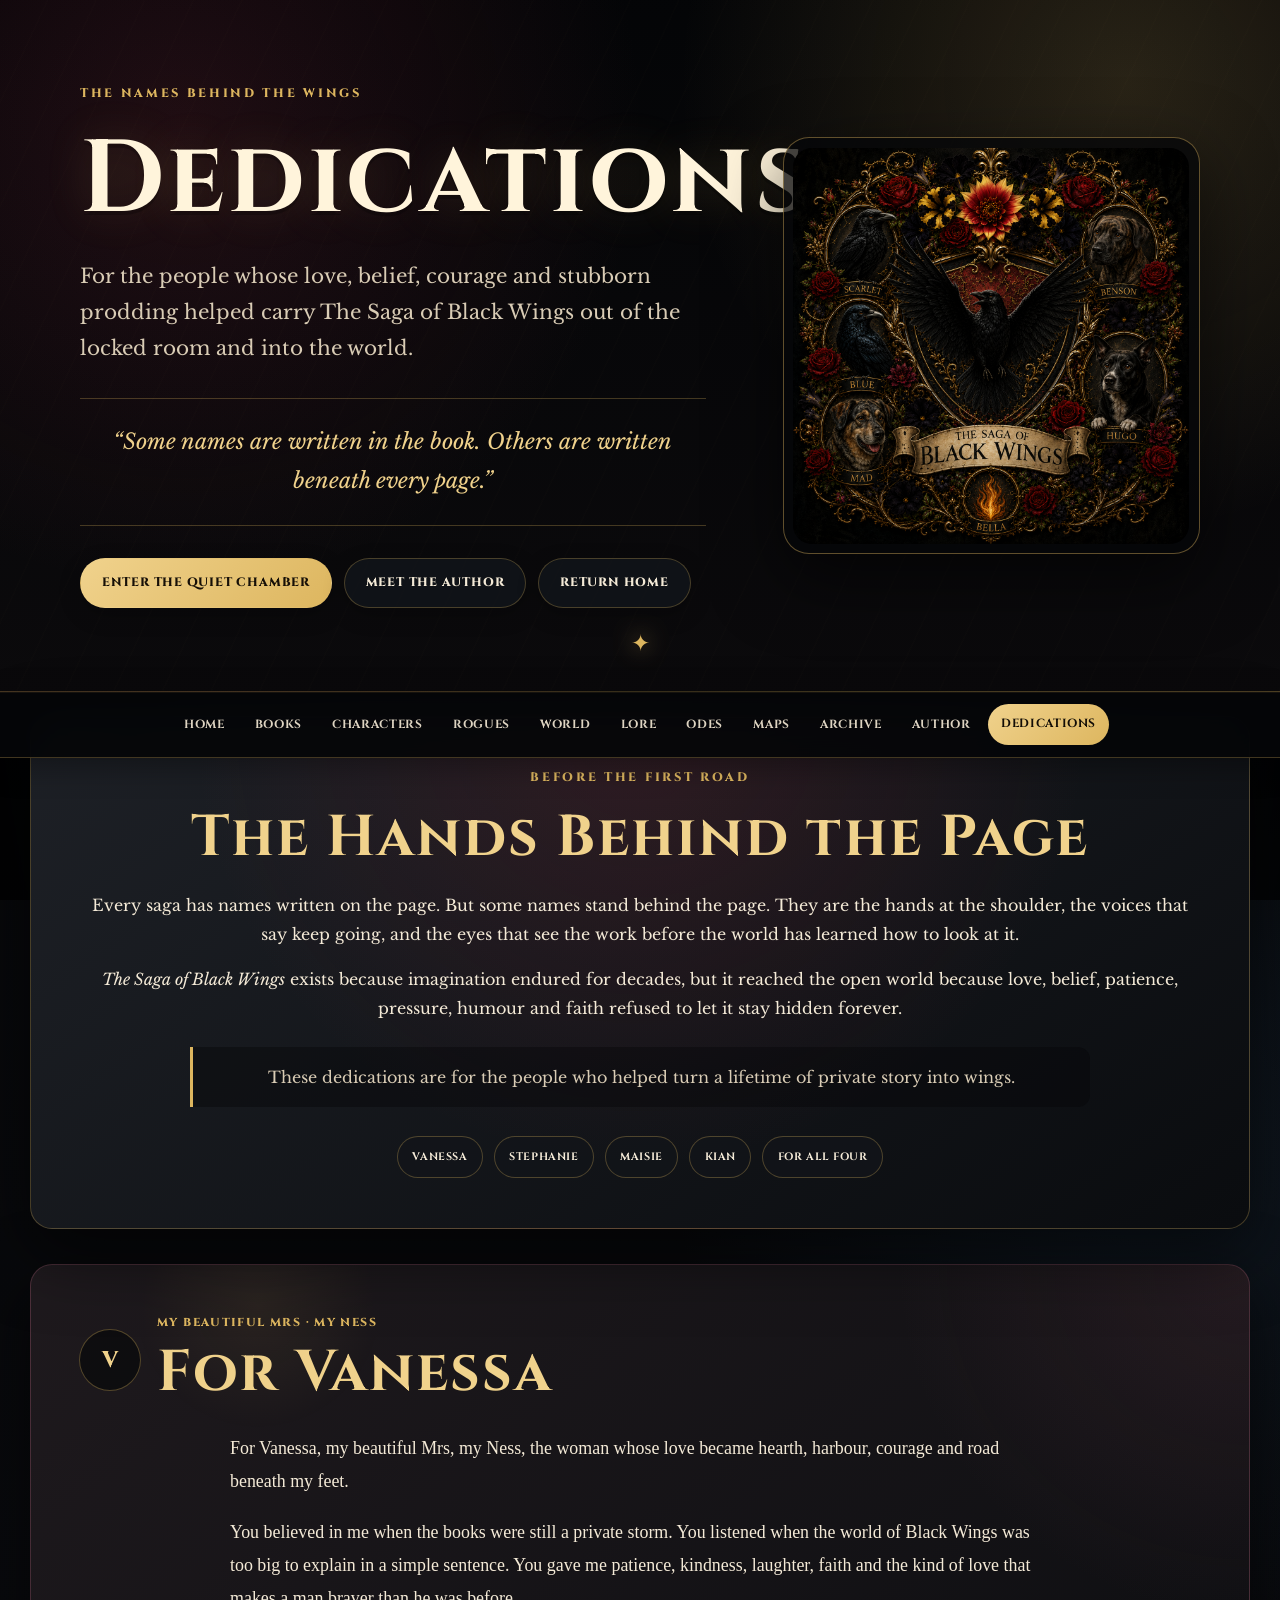
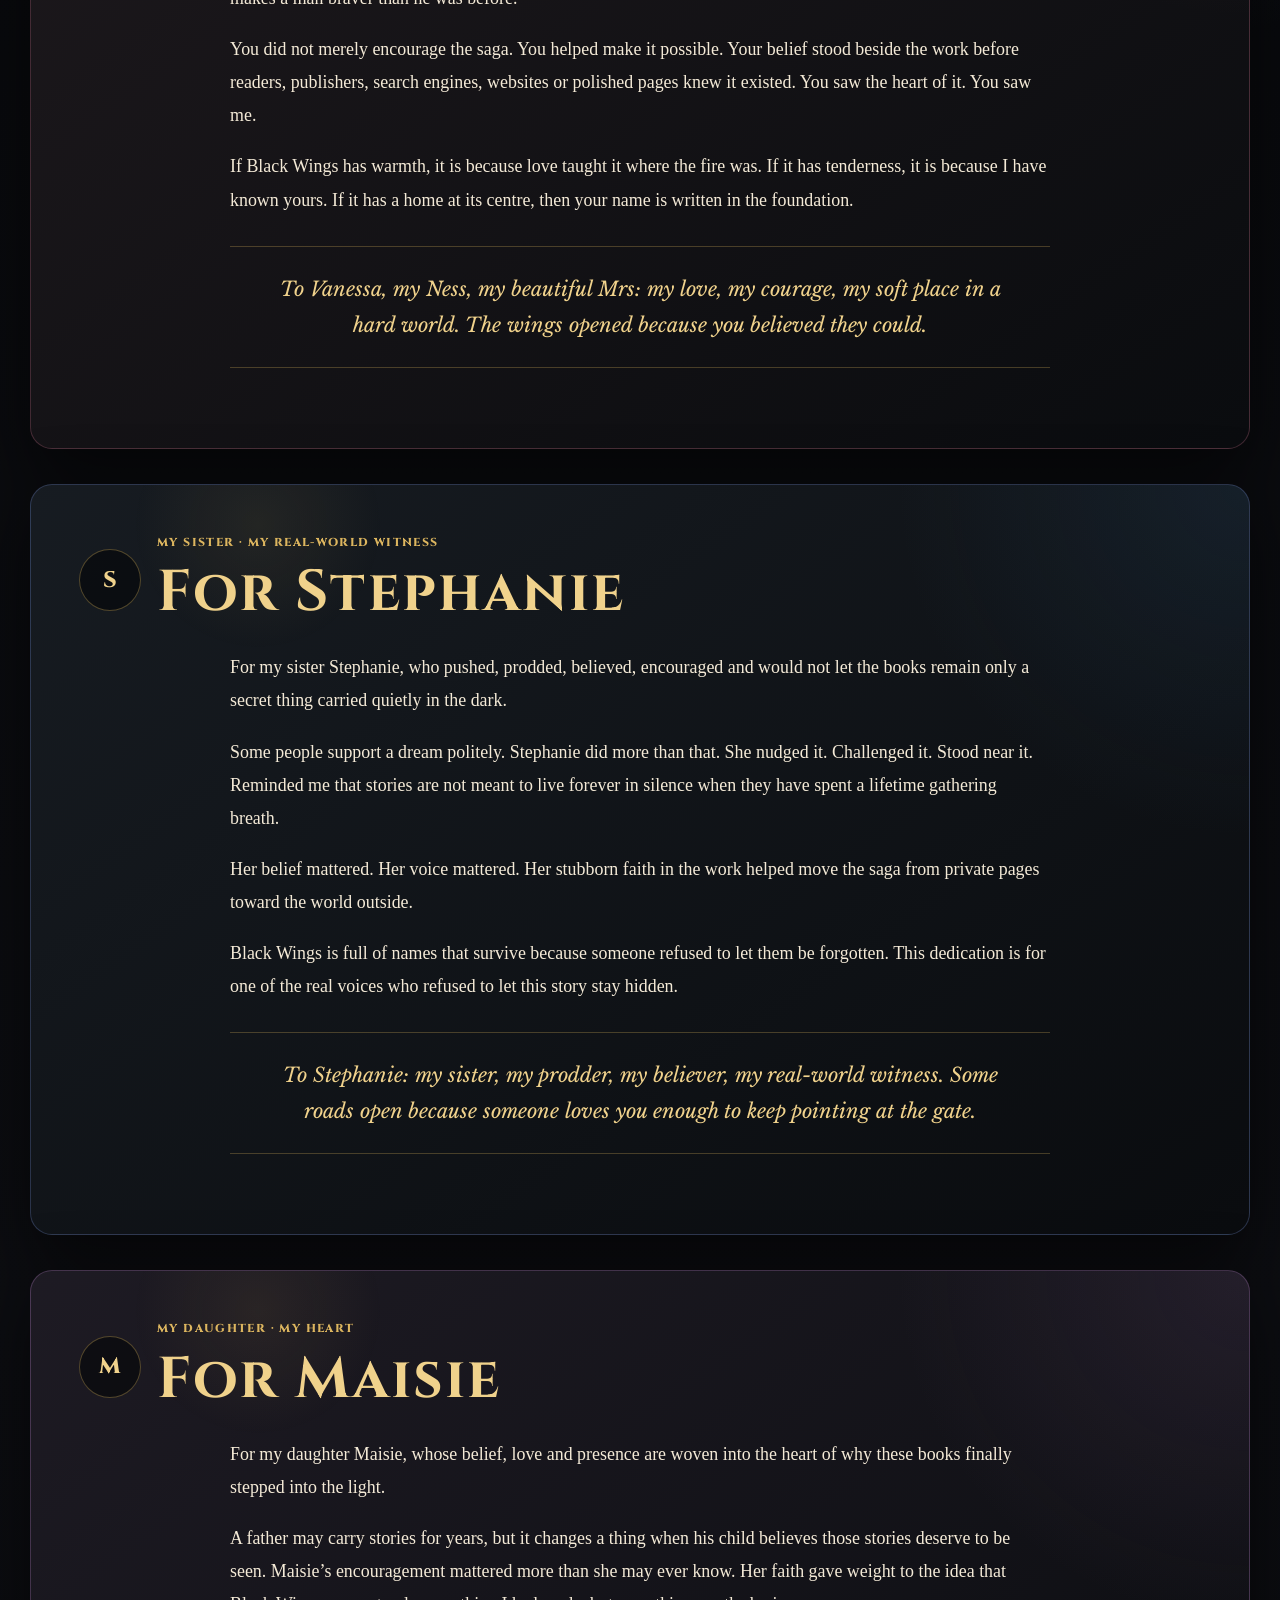
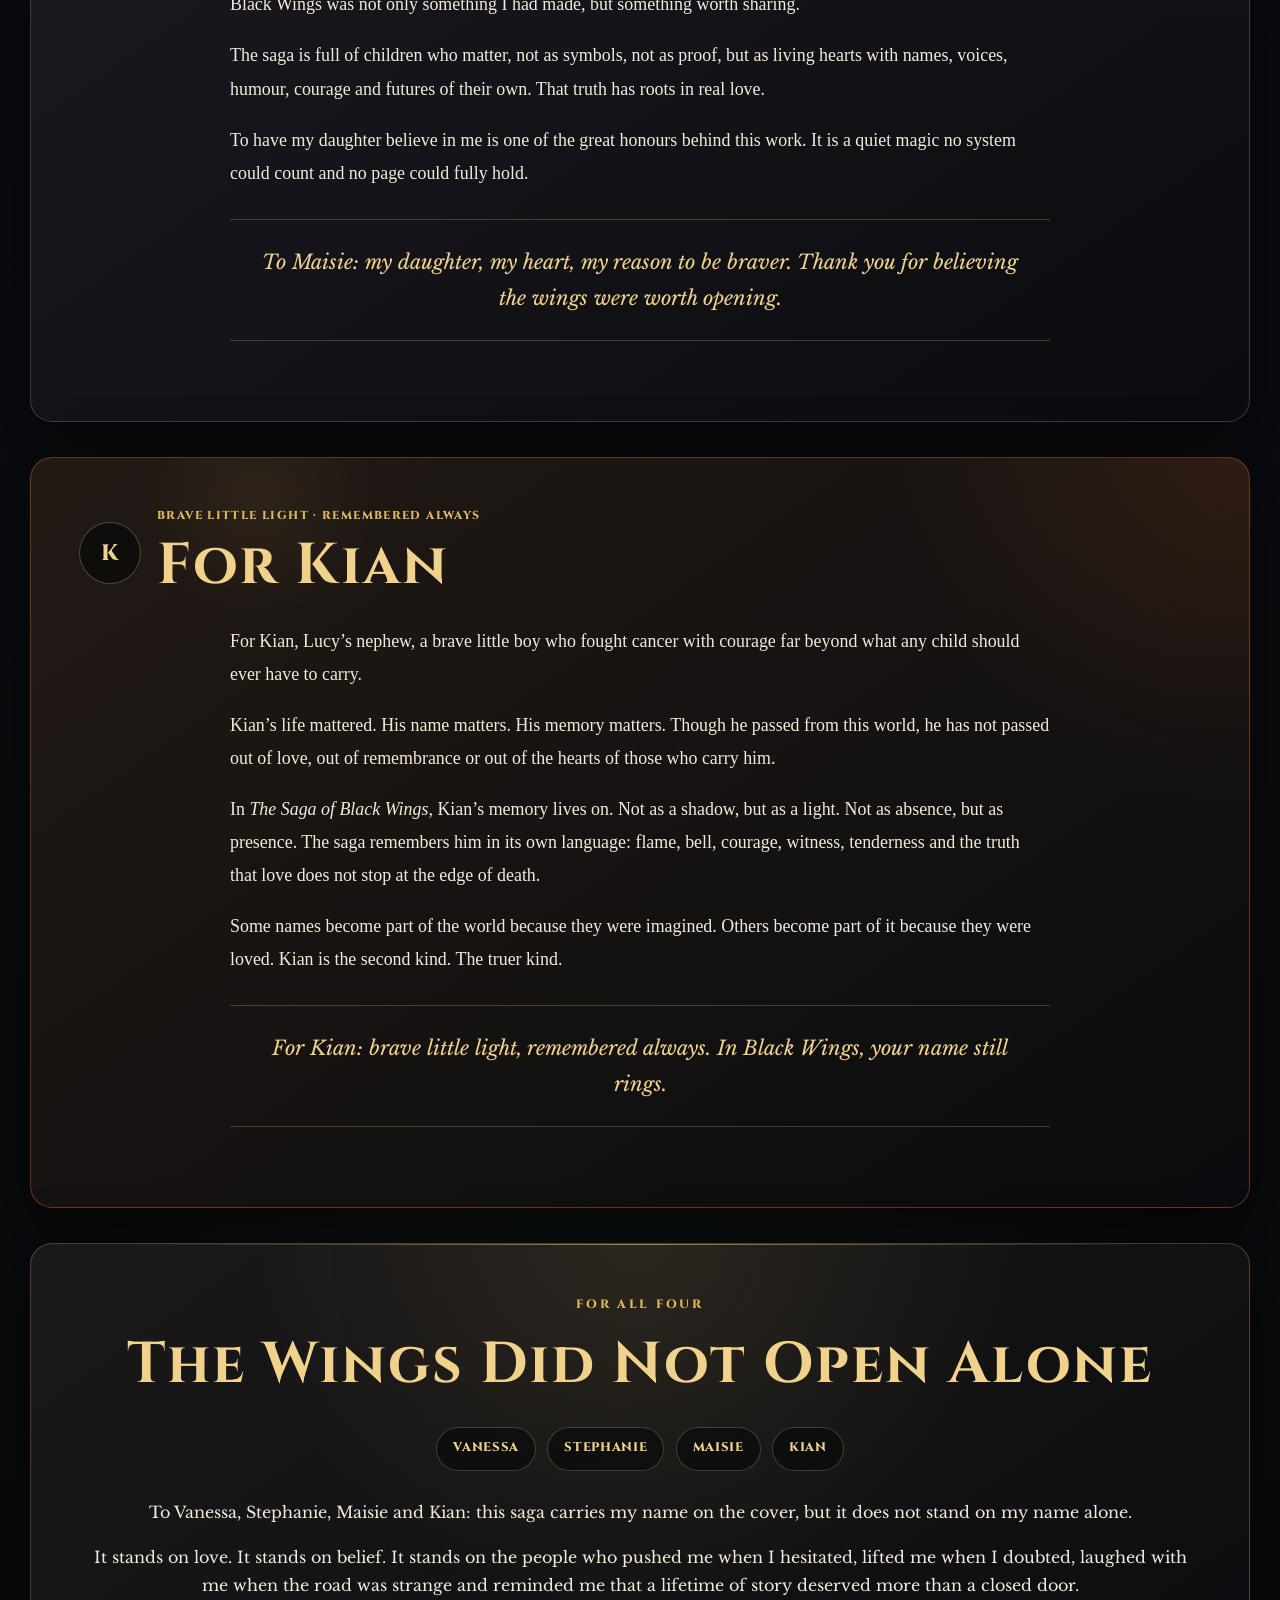
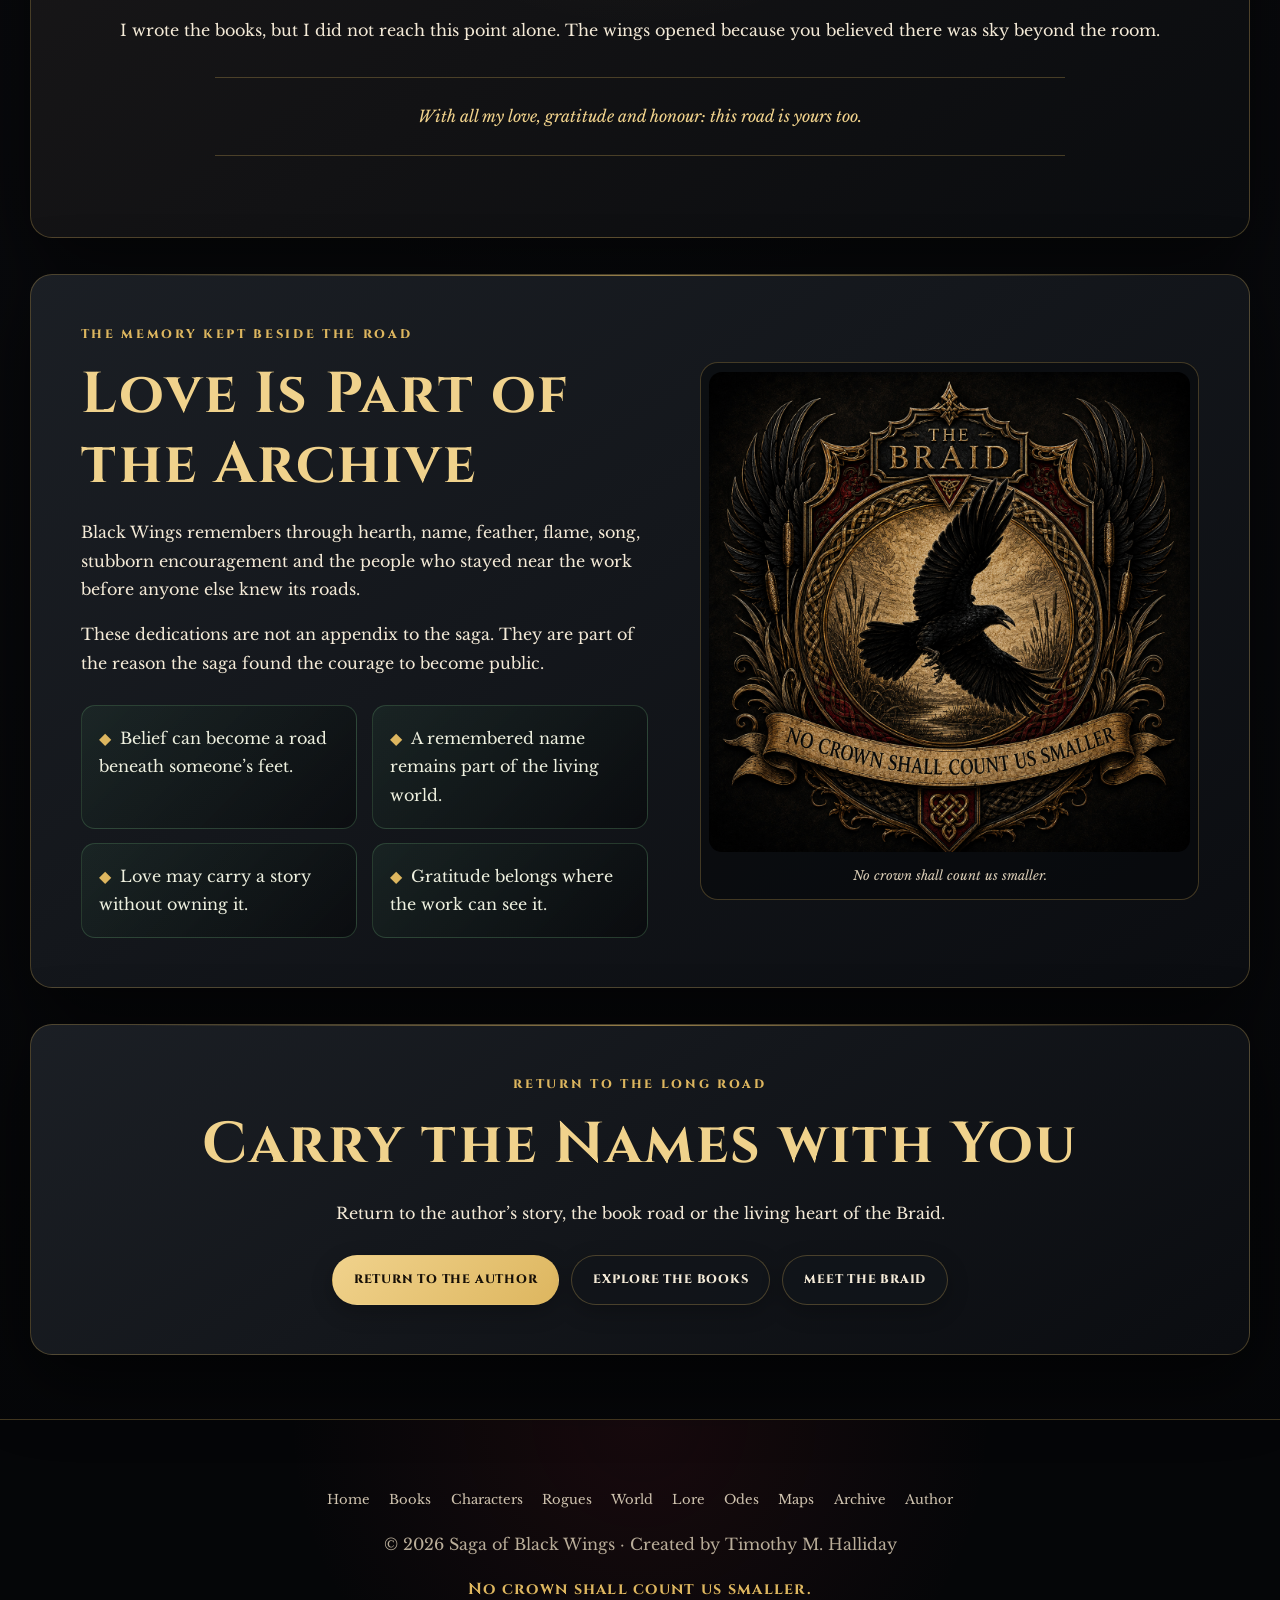
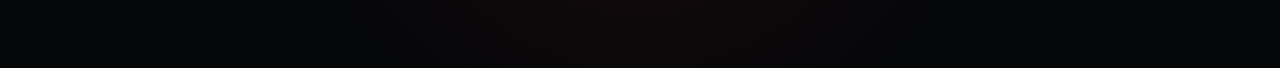
<file: dedications.html>
<!DOCTYPE html>
<html lang="en">
<head>
  <meta charset="UTF-8" />
  <meta name="viewport" content="width=device-width, initial-scale=1.0" />

  <title>Dedications | The Saga of Black Wings</title>

  <meta
    name="description"
    content="The dedications behind The Saga of Black Wings by Timothy M. Halliday, honouring Vanessa, Stephanie, Maisie and Kian."
  />
  <meta name="author" content="Timothy M. Halliday" />
  <meta name="theme-color" content="#050608" />

  <meta property="og:title" content="Dedications | The Saga of Black Wings" />
  <meta
    property="og:description"
    content="For the love, belief, courage and remembrance that helped carry Black Wings into the world."
  />
  <meta property="og:type" content="website" />
  <meta property="og:url" content="https://sagaofblackwings.com/dedications.html" />
  <meta
    property="og:image"
    content="https://sagaofblackwings.com/AB854AAB-8F11-4453-B5D2-F5850178C570.png"
  />
  <meta
    property="og:image:alt"
    content="The living Black Wings crest surrounded by animal witnesses and flowers"
  />

  <meta name="twitter:card" content="summary_large_image" />
  <meta name="twitter:title" content="Dedications | The Saga of Black Wings" />
  <meta
    name="twitter:description"
    content="The names and memories standing behind the long road of Black Wings."
  />
  <meta
    name="twitter:image"
    content="https://sagaofblackwings.com/AB854AAB-8F11-4453-B5D2-F5850178C570.png"
  />

  <link rel="canonical" href="https://sagaofblackwings.com/dedications.html" />
  <link rel="stylesheet" href="style.css" />

  <style>
    .dedications-hero {
      min-height: 75vh;
      padding-top: 5.2rem;
      padding-bottom: 5.2rem;
      background:
        radial-gradient(circle at 14% 18%, rgba(116, 37, 55, 0.24), transparent 29rem),
        radial-gradient(circle at 88% 12%, rgba(221, 182, 95, 0.17), transparent 28rem),
        linear-gradient(180deg, rgba(4, 5, 7, 0.97), rgba(11, 10, 12, 0.99));
    }

    .dedications-hero-layout {
      display: grid;
      grid-template-columns: minmax(0, 1.08fr) minmax(270px, 0.72fr);
      gap: clamp(2rem, 6vw, 5rem);
      align-items: center;
      width: min(100%, 1120px);
      margin: 0 auto;
    }

    .dedications-hero .hero-text {
      width: 100%;
      text-align: left;
    }

    .dedications-hero .tagline,
    .dedications-hero .hero-quote {
      margin-left: 0;
    }

    .dedications-hero .hero-buttons {
      justify-content: flex-start;
    }

    .dedications-crest {
      margin: 0;
      padding: 0.6rem;
      background: rgba(5, 6, 8, 0.75);
      border: 1px solid rgba(221, 182, 95, 0.42);
      border-radius: 26px;
      box-shadow: var(--shadow);
    }

    .dedications-crest img {
      width: 100%;
      aspect-ratio: 1 / 1;
      object-fit: cover;
      border-radius: 19px;
    }

    .dedication-seal {
      max-width: 900px;
      margin: 1.5rem auto 0;
      padding: 1rem 1.2rem;
      color: var(--parchment-soft);
      background: rgba(5, 6, 8, 0.42);
      border-left: 3px solid var(--gold);
      border-radius: 0 12px 12px 0;
    }

    .dedication-nav {
      display: flex;
      flex-wrap: wrap;
      justify-content: center;
      gap: 0.7rem;
      margin-top: 1.8rem;
    }

    .dedication-nav a {
      display: inline-flex;
      align-items: center;
      min-height: 42px;
      padding: 0.55rem 0.9rem;
      color: var(--parchment);
      background: rgba(18, 21, 26, 0.84);
      border: 1px solid rgba(221, 182, 95, 0.3);
      border-radius: 999px;
      font-family: "Cinzel", Georgia, serif;
      font-size: 0.67rem;
      font-weight: 700;
      letter-spacing: 0.052em;
      text-decoration: none;
      text-transform: uppercase;
    }

    .dedication-nav a:hover {
      color: #160f07;
      background: var(--gold-bright);
      border-color: var(--gold-bright);
    }

    .dedication-chamber {
      position: relative;
      overflow: hidden;
      padding: clamp(1.5rem, 5vw, 3rem);
    }

    .dedication-chamber::before {
      content: "";
      position: absolute;
      top: -90px;
      right: -80px;
      width: 260px;
      height: 260px;
      pointer-events: none;
      opacity: 0.5;
      border-radius: 50%;
      background: radial-gradient(circle, rgba(221, 182, 95, 0.15), transparent 68%);
    }

    .dedication-heading {
      display: grid;
      grid-template-columns: 62px minmax(0, 1fr);
      gap: 1rem;
      align-items: center;
      margin-bottom: 1.5rem;
    }

    .dedication-mark {
      display: grid;
      width: 62px;
      height: 62px;
      place-items: center;
      color: var(--gold-bright);
      background: rgba(5, 6, 8, 0.58);
      border: 1px solid rgba(221, 182, 95, 0.34);
      border-radius: 50%;
      font-family: "Cinzel", Georgia, serif;
      font-size: 1.4rem;
      font-weight: 800;
    }

    .dedication-heading .role {
      margin-bottom: 0.3rem;
    }

    .dedication-heading h2 {
      margin: 0;
      text-align: left;
    }

    .dedication-copy {
      max-width: 820px;
      margin: 0 auto;
    }

    .dedication-copy p {
      font-family: Georgia, "Times New Roman", serif;
      font-size: clamp(1rem, 2.25vw, 1.12rem);
      line-height: 1.85;
    }

    .dedication-copy blockquote {
      margin-top: 1.8rem;
      font-size: clamp(1.05rem, 2.5vw, 1.25rem);
    }

    .vanessa-chamber {
      border-color: rgba(116, 68, 83, 0.52);
      background:
        radial-gradient(circle at 100% 0%, rgba(116, 68, 83, 0.18), transparent 22rem),
        linear-gradient(145deg, rgba(31, 26, 30, 0.98), rgba(10, 12, 15, 0.99));
    }

    .stephanie-chamber {
      border-color: rgba(74, 91, 132, 0.5);
      background:
        radial-gradient(circle at 100% 0%, rgba(49, 93, 131, 0.17), transparent 22rem),
        linear-gradient(145deg, rgba(23, 28, 34, 0.98), rgba(10, 12, 15, 0.99));
    }

    .maisie-chamber {
      border-color: rgba(111, 82, 124, 0.52);
      background:
        radial-gradient(circle at 100% 0%, rgba(111, 82, 124, 0.18), transparent 22rem),
        linear-gradient(145deg, rgba(30, 27, 36, 0.98), rgba(10, 12, 15, 0.99));
    }

    .kian-chamber {
      border-color: rgba(176, 81, 31, 0.54);
      background:
        radial-gradient(circle at 100% 0%, rgba(176, 81, 31, 0.17), transparent 22rem),
        linear-gradient(145deg, rgba(35, 26, 21, 0.98), rgba(10, 12, 15, 0.99));
    }

    .collective-panel {
      text-align: center;
      background:
        radial-gradient(circle at 50% 0%, rgba(221, 182, 95, 0.11), transparent 24rem),
        linear-gradient(145deg, rgba(27, 25, 26, 0.98), rgba(10, 12, 15, 0.99));
    }

    .name-line {
      display: flex;
      flex-wrap: wrap;
      justify-content: center;
      gap: 0.7rem;
      margin: 1.7rem 0;
    }

    .name-line span {
      display: inline-flex;
      align-items: center;
      min-height: 44px;
      padding: 0.6rem 1rem;
      color: var(--gold-bright);
      background: rgba(5, 6, 8, 0.54);
      border: 1px solid rgba(221, 182, 95, 0.28);
      border-radius: 999px;
      font-family: "Cinzel", Georgia, serif;
      font-size: 0.78rem;
      font-weight: 800;
      letter-spacing: 0.055em;
      text-transform: uppercase;
    }

    .memory-law-grid {
      display: grid;
      grid-template-columns: repeat(2, minmax(0, 1fr));
      gap: 0.9rem;
      margin-top: 1.7rem;
    }

    .memory-law {
      margin: 0;
      padding: 1.1rem;
      color: #eef0df;
      background:
        linear-gradient(135deg, rgba(49, 90, 69, 0.2), rgba(5, 6, 8, 0.52));
      border: 1px solid rgba(83, 128, 94, 0.38);
      border-radius: 14px;
    }

    .memory-law::before {
      content: "◆";
      margin-right: 0.55rem;
      color: var(--gold);
    }

    .quiet-plate {
      display: grid;
      grid-template-columns: minmax(0, 1fr) minmax(270px, 0.88fr);
      gap: clamp(1.5rem, 5vw, 3.2rem);
      align-items: center;
    }

    .quiet-plate figure {
      margin: 0;
      padding: 0.55rem;
      background: rgba(5, 6, 8, 0.5);
      border: 1px solid rgba(221, 182, 95, 0.27);
      border-radius: 18px;
    }

    .quiet-plate img {
      width: 100%;
      border-radius: 13px;
    }

    .quiet-plate figcaption {
      padding: 0.75rem 0.3rem 0.2rem;
      color: var(--parchment-soft);
      font-size: 0.8rem;
      font-style: italic;
      text-align: center;
    }

    @media (max-width: 980px) {
      .dedications-hero-layout,
      .quiet-plate {
        grid-template-columns: 1fr;
      }

      .dedications-hero .hero-text {
        text-align: center;
      }

      .dedications-hero .tagline,
      .dedications-hero .hero-quote {
        margin-right: auto;
        margin-left: auto;
      }

      .dedications-hero .hero-buttons {
        justify-content: center;
      }

      .dedications-crest,
      .quiet-plate figure {
        width: min(100%, 560px);
        margin: 0 auto;
      }
    }

    @media (max-width: 720px) {
      .dedications-hero {
        min-height: auto;
      }

      .dedication-nav {
        align-items: stretch;
        flex-direction: column;
      }

      .dedication-nav a {
        justify-content: center;
        width: 100%;
      }

      .dedication-heading {
        grid-template-columns: 1fr;
        text-align: center;
      }

      .dedication-mark {
        margin: 0 auto;
      }

      .dedication-heading h2 {
        text-align: center;
      }

      .memory-law-grid {
        grid-template-columns: 1fr;
      }
    }
  </style>

  <script type="application/ld+json">
  {
    "@context": "https://schema.org",
    "@type": "WebPage",
    "name": "Dedications for The Saga of Black Wings",
    "url": "https://sagaofblackwings.com/dedications.html",
    "description": "Dedications honouring Vanessa, Stephanie, Maisie and Kian.",
    "author": {
      "@type": "Person",
      "name": "Timothy M. Halliday"
    }
  }
  </script>
</head>

<body>
  <a class="skip-link" href="#main-content">Skip to main content</a>

  <header class="page-hero dedications-hero">
    <div class="dedications-hero-layout">
      <div class="hero-text">
        <p class="eyebrow">The Names Behind the Wings</p>

        <h1>Dedications</h1>

        <p class="tagline">
          For the people whose love, belief, courage and stubborn prodding
          helped carry The Saga of Black Wings out of the locked room and into
          the world.
        </p>

        <blockquote class="hero-quote">
          “Some names are written in the book. Others are written beneath every page.”
        </blockquote>

        <div class="hero-buttons">
          <a href="#before-the-road" class="button primary">Enter the Quiet Chamber</a>
          <a href="author.html" class="button secondary">Meet the Author</a>
          <a href="index.html" class="button secondary">Return Home</a>
        </div>
      </div>

      <figure class="dedications-crest">
        <img
          src="AB854AAB-8F11-4453-B5D2-F5850178C570.png"
          alt="Living Black Wings crest surrounded by animal witnesses and flowers"
          width="1254"
          height="1254"
          fetchpriority="high"
        />
      </figure>
    </div>
  </header>

  <nav class="site-nav" aria-label="Main navigation">
    <a href="index.html">Home</a>
    <a href="books.html">Books</a>
    <a href="characters.html">Characters</a>
    <a href="rogues.html">Rogues</a>
    <a href="world.html">World</a>
    <a href="lore.html">Lore</a>
    <a href="odes.html">Odes</a>
    <a href="maps.html">Maps</a>
    <a href="archive.html">Archive</a>
    <a href="author.html">Author</a>
    <a href="dedications.html" aria-current="page">Dedications</a>
  </nav>

  <main id="main-content">
    <section class="panel intro-panel" id="before-the-road">
      <p class="eyebrow">Before the First Road</p>
      <h2>The Hands Behind the Page</h2>

      <p>
        Every saga has names written on the page. But some names stand behind
        the page. They are the hands at the shoulder, the voices that say keep
        going, and the eyes that see the work before the world has learned how
        to look at it.
      </p>

      <p>
        <em>The Saga of Black Wings</em> exists because imagination endured for
        decades, but it reached the open world because love, belief, patience,
        pressure, humour and faith refused to let it stay hidden forever.
      </p>

      <p class="dedication-seal">
        These dedications are for the people who helped turn a lifetime of
        private story into wings.
      </p>

      <nav class="dedication-nav" aria-label="Jump to individual dedications">
        <a href="#vanessa">Vanessa</a>
        <a href="#stephanie">Stephanie</a>
        <a href="#maisie">Maisie</a>
        <a href="#kian">Kian</a>
        <a href="#all-four">For All Four</a>
      </nav>
    </section>

    <section class="panel dedication-chamber vanessa-chamber" id="vanessa">
      <div class="dedication-heading">
        <div class="dedication-mark" aria-hidden="true">V</div>
        <div>
          <p class="role">My Beautiful Mrs · My Ness</p>
          <h2>For Vanessa</h2>
        </div>
      </div>

      <div class="dedication-copy">
        <p>
          For Vanessa, my beautiful Mrs, my Ness, the woman whose love became
          hearth, harbour, courage and road beneath my feet.
        </p>

        <p>
          You believed in me when the books were still a private storm. You
          listened when the world of Black Wings was too big to explain in a
          simple sentence. You gave me patience, kindness, laughter, faith and
          the kind of love that makes a man braver than he was before.
        </p>

        <p>
          You did not merely encourage the saga. You helped make it possible.
          Your belief stood beside the work before readers, publishers, search
          engines, websites or polished pages knew it existed. You saw the
          heart of it. You saw me.
        </p>

        <p>
          If Black Wings has warmth, it is because love taught it where the fire
          was. If it has tenderness, it is because I have known yours. If it has
          a home at its centre, then your name is written in the foundation.
        </p>

        <blockquote>
          To Vanessa, my Ness, my beautiful Mrs: my love, my courage, my soft
          place in a hard world. The wings opened because you believed they could.
        </blockquote>
      </div>
    </section>

    <section class="panel dedication-chamber stephanie-chamber" id="stephanie">
      <div class="dedication-heading">
        <div class="dedication-mark" aria-hidden="true">S</div>
        <div>
          <p class="role">My Sister · My Real-World Witness</p>
          <h2>For Stephanie</h2>
        </div>
      </div>

      <div class="dedication-copy">
        <p>
          For my sister Stephanie, who pushed, prodded, believed, encouraged
          and would not let the books remain only a secret thing carried quietly
          in the dark.
        </p>

        <p>
          Some people support a dream politely. Stephanie did more than that.
          She nudged it. Challenged it. Stood near it. Reminded me that stories
          are not meant to live forever in silence when they have spent a
          lifetime gathering breath.
        </p>

        <p>
          Her belief mattered. Her voice mattered. Her stubborn faith in the
          work helped move the saga from private pages toward the world outside.
        </p>

        <p>
          Black Wings is full of names that survive because someone refused to
          let them be forgotten. This dedication is for one of the real voices
          who refused to let this story stay hidden.
        </p>

        <blockquote>
          To Stephanie: my sister, my prodder, my believer, my real-world
          witness. Some roads open because someone loves you enough to keep
          pointing at the gate.
        </blockquote>
      </div>
    </section>

    <section class="panel dedication-chamber maisie-chamber" id="maisie">
      <div class="dedication-heading">
        <div class="dedication-mark" aria-hidden="true">M</div>
        <div>
          <p class="role">My Daughter · My Heart</p>
          <h2>For Maisie</h2>
        </div>
      </div>

      <div class="dedication-copy">
        <p>
          For my daughter Maisie, whose belief, love and presence are woven into
          the heart of why these books finally stepped into the light.
        </p>

        <p>
          A father may carry stories for years, but it changes a thing when his
          child believes those stories deserve to be seen. Maisie’s
          encouragement mattered more than she may ever know. Her faith gave
          weight to the idea that Black Wings was not only something I had made,
          but something worth sharing.
        </p>

        <p>
          The saga is full of children who matter, not as symbols, not as proof,
          but as living hearts with names, voices, humour, courage and futures
          of their own. That truth has roots in real love.
        </p>

        <p>
          To have my daughter believe in me is one of the great honours behind
          this work. It is a quiet magic no system could count and no page could
          fully hold.
        </p>

        <blockquote>
          To Maisie: my daughter, my heart, my reason to be braver. Thank you
          for believing the wings were worth opening.
        </blockquote>
      </div>
    </section>

    <section class="panel dedication-chamber kian-chamber" id="kian">
      <div class="dedication-heading">
        <div class="dedication-mark" aria-hidden="true">K</div>
        <div>
          <p class="role">Brave Little Light · Remembered Always</p>
          <h2>For Kian</h2>
        </div>
      </div>

      <div class="dedication-copy">
        <p>
          For Kian, Lucy’s nephew, a brave little boy who fought cancer with
          courage far beyond what any child should ever have to carry.
        </p>

        <p>
          Kian’s life mattered. His name matters. His memory matters. Though he
          passed from this world, he has not passed out of love, out of
          remembrance or out of the hearts of those who carry him.
        </p>

        <p>
          In <em>The Saga of Black Wings</em>, Kian’s memory lives on. Not as a
          shadow, but as a light. Not as absence, but as presence. The saga
          remembers him in its own language: flame, bell, courage, witness,
          tenderness and the truth that love does not stop at the edge of death.
        </p>

        <p>
          Some names become part of the world because they were imagined.
          Others become part of it because they were loved. Kian is the second
          kind. The truer kind.
        </p>

        <blockquote>
          For Kian: brave little light, remembered always. In Black Wings, your
          name still rings.
        </blockquote>
      </div>
    </section>

    <section class="panel collective-panel" id="all-four">
      <p class="eyebrow">For All Four</p>
      <h2>The Wings Did Not Open Alone</h2>

      <div class="name-line" aria-label="Dedication names">
        <span>Vanessa</span>
        <span>Stephanie</span>
        <span>Maisie</span>
        <span>Kian</span>
      </div>

      <p>
        To Vanessa, Stephanie, Maisie and Kian: this saga carries my name on the
        cover, but it does not stand on my name alone.
      </p>

      <p>
        It stands on love. It stands on belief. It stands on the people who
        pushed me when I hesitated, lifted me when I doubted, laughed with me
        when the road was strange and reminded me that a lifetime of story
        deserved more than a closed door.
      </p>

      <p>
        I wrote the books, but I did not reach this point alone. The wings
        opened because you believed there was sky beyond the room.
      </p>

      <blockquote>
        With all my love, gratitude and honour: this road is yours too.
      </blockquote>
    </section>

    <section class="panel quiet-plate">
      <div>
        <p class="eyebrow">The Memory Kept Beside the Road</p>
        <h2>Love Is Part of the Archive</h2>

        <p>
          Black Wings remembers through hearth, name, feather, flame, song,
          stubborn encouragement and the people who stayed near the work before
          anyone else knew its roads.
        </p>

        <p>
          These dedications are not an appendix to the saga. They are part of
          the reason the saga found the courage to become public.
        </p>

        <div class="memory-law-grid">
          <p class="memory-law">Belief can become a road beneath someone’s feet.</p>
          <p class="memory-law">A remembered name remains part of the living world.</p>
          <p class="memory-law">Love may carry a story without owning it.</p>
          <p class="memory-law">Gratitude belongs where the work can see it.</p>
        </div>
      </div>

      <figure>
        <img
          src="F8098CC8-B454-449C-B6F1-3623429B74A1.png"
          alt="The Braid raven crest with the motto No Crown Shall Count Us Smaller"
          width="1254"
          height="1254"
          loading="lazy"
        />
        <figcaption>
          No crown shall count us smaller.
        </figcaption>
      </figure>
    </section>

    <section class="panel final-road-panel">
      <p class="eyebrow">Return to the Long Road</p>
      <h2>Carry the Names with You</h2>

      <p>
        Return to the author’s story, the book road or the living heart of the
        Braid.
      </p>

      <div class="hero-buttons">
        <a href="author.html" class="button primary">Return to the Author</a>
        <a href="books.html" class="button secondary">Explore the Books</a>
        <a href="characters.html" class="button secondary">Meet the Braid</a>
      </div>
    </section>
  </main>

  <footer>
    <nav class="footer-nav" aria-label="Footer navigation">
      <a href="index.html">Home</a>
      <a href="books.html">Books</a>
      <a href="characters.html">Characters</a>
      <a href="rogues.html">Rogues</a>
      <a href="world.html">World</a>
      <a href="lore.html">Lore</a>
      <a href="odes.html">Odes</a>
      <a href="maps.html">Maps</a>
      <a href="archive.html">Archive</a>
      <a href="author.html">Author</a>
    </nav>

    <p>© 2026 Saga of Black Wings · Created by Timothy M. Halliday</p>
    <p class="footer-motto">No crown shall count us smaller.</p>
  </footer>
</body>
</html>
</file>
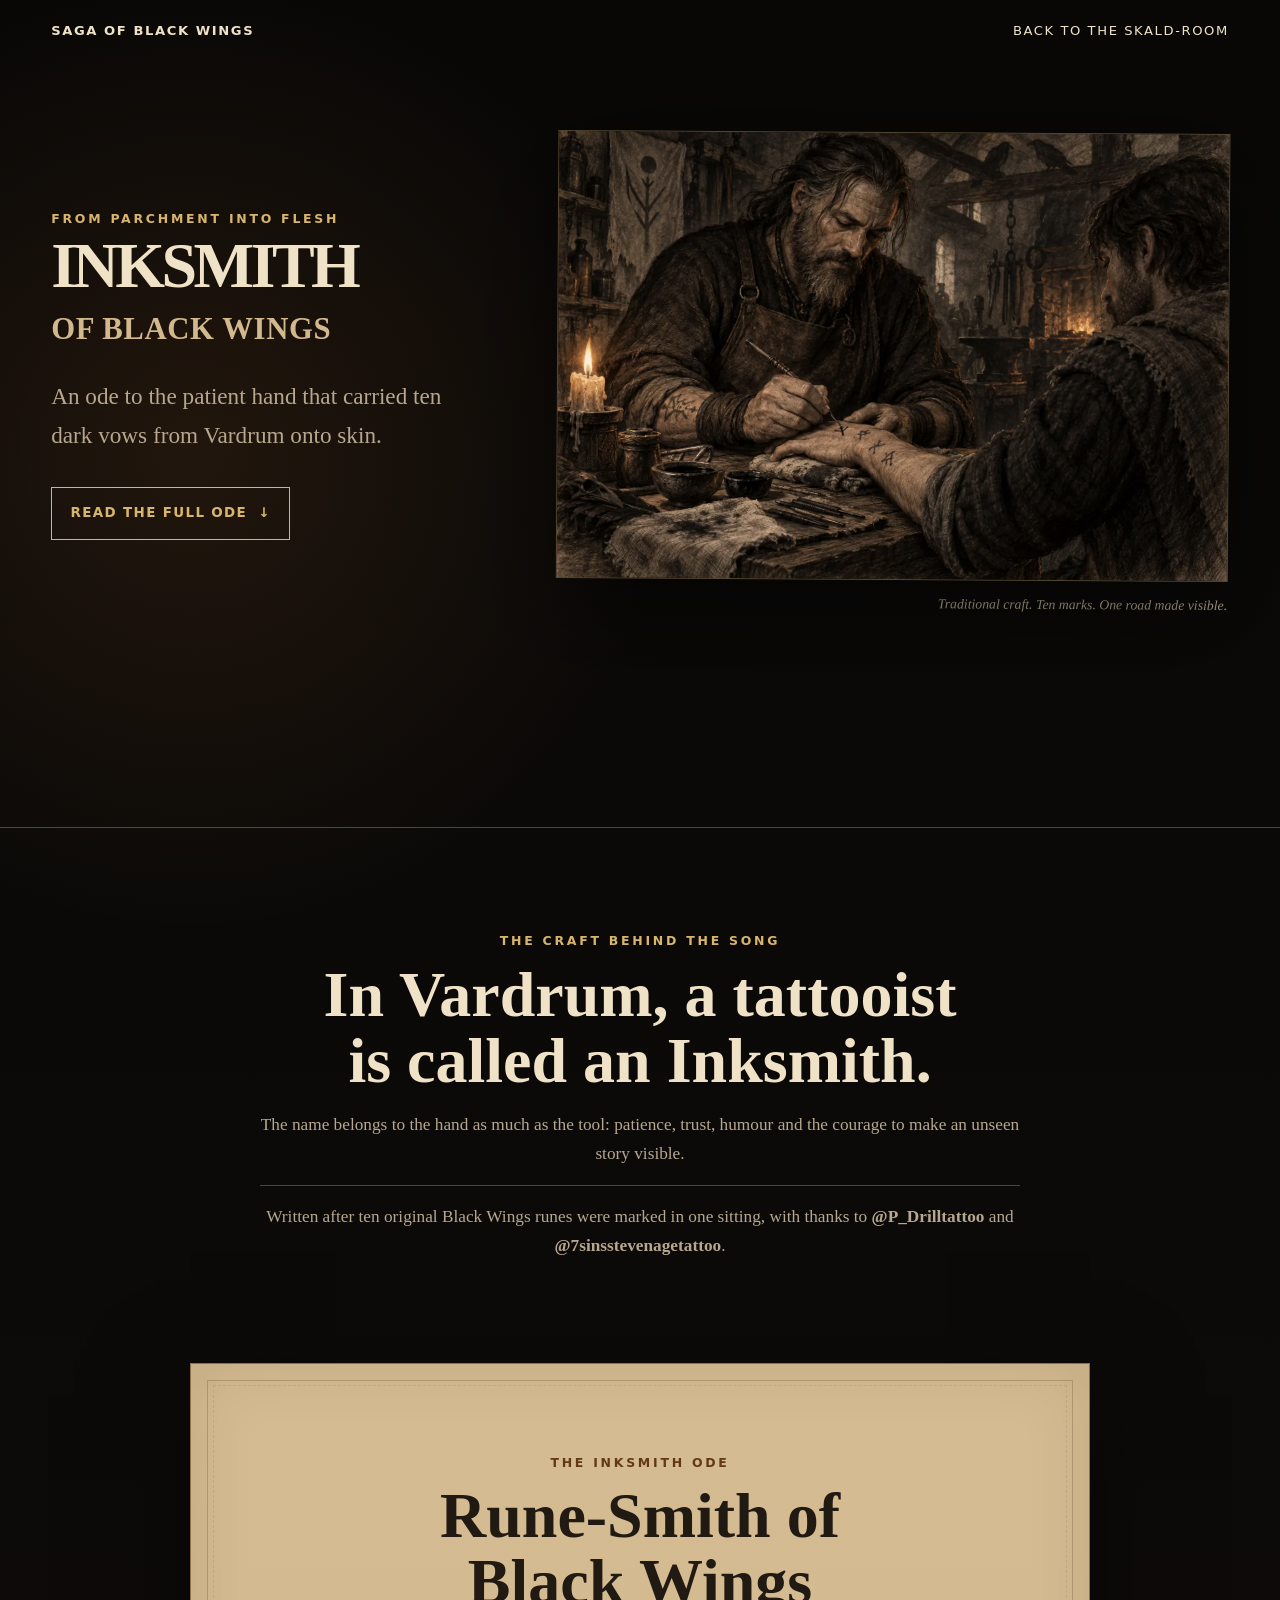
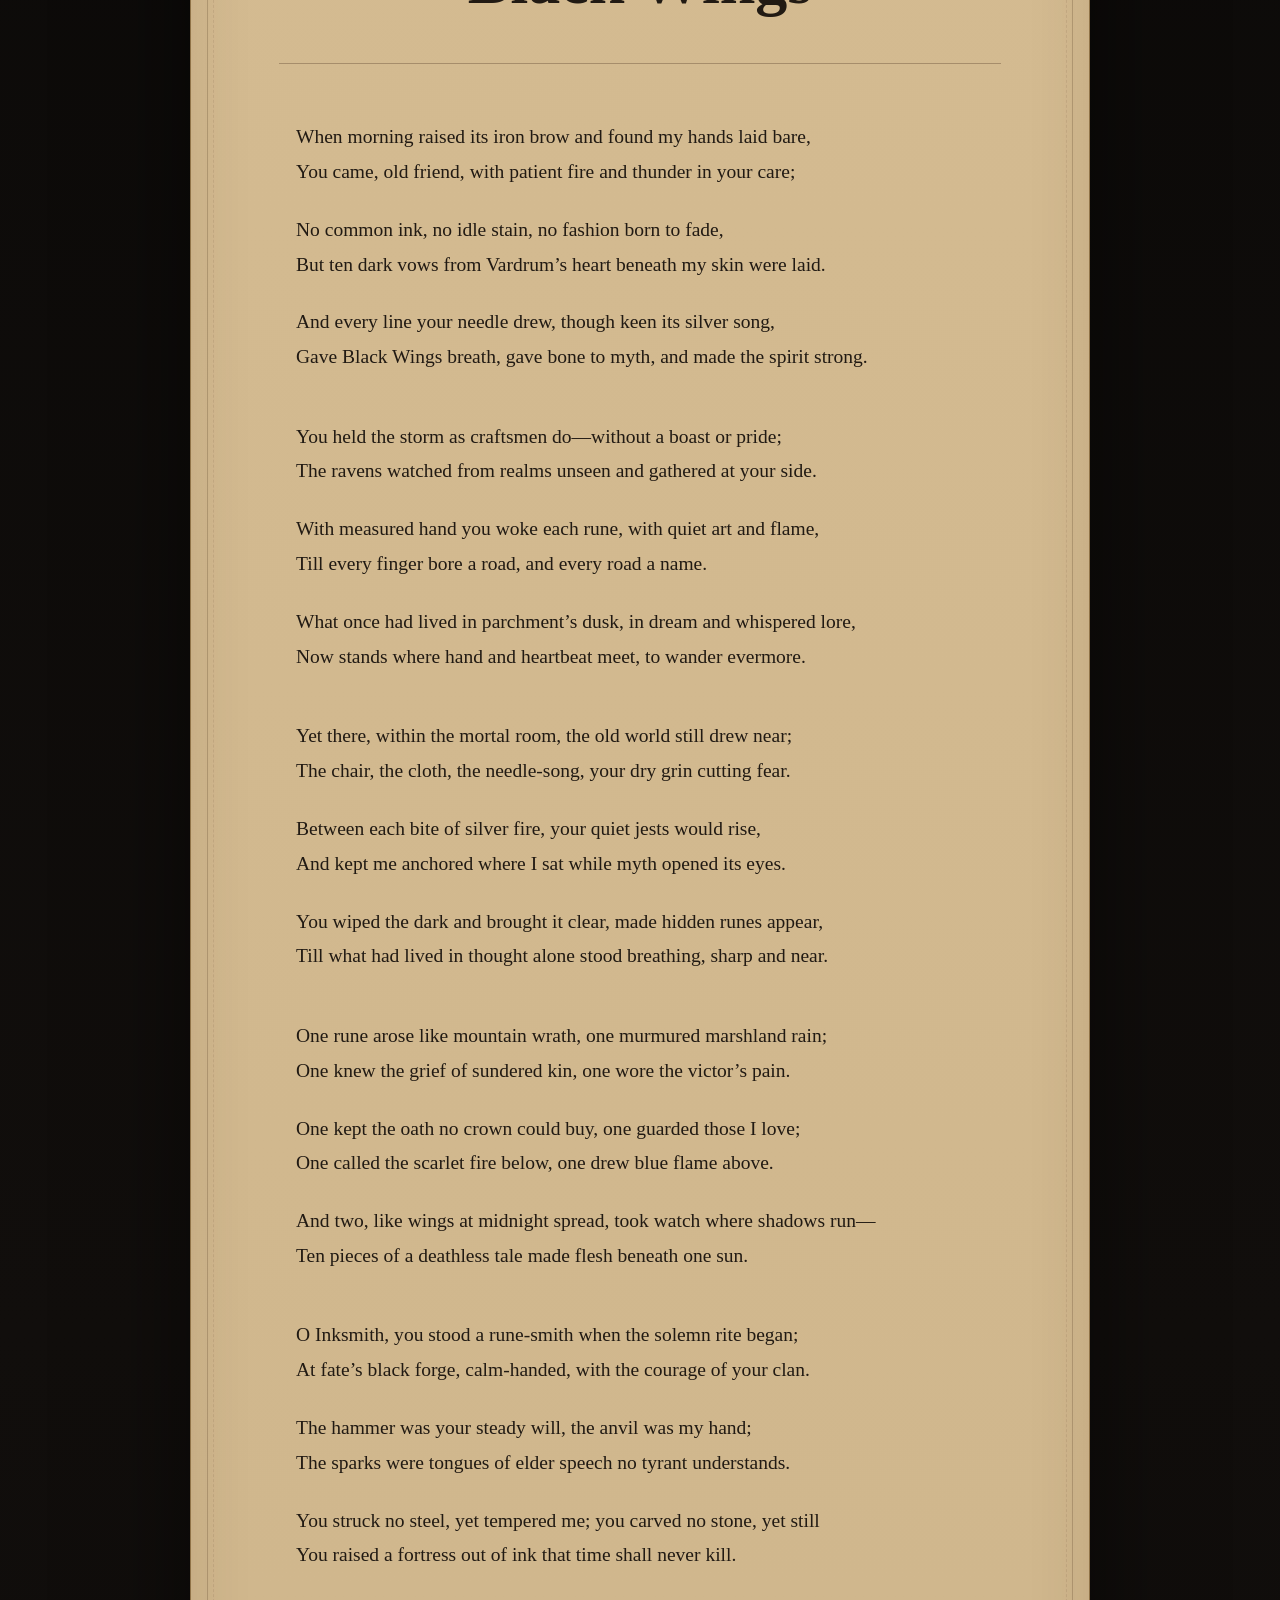
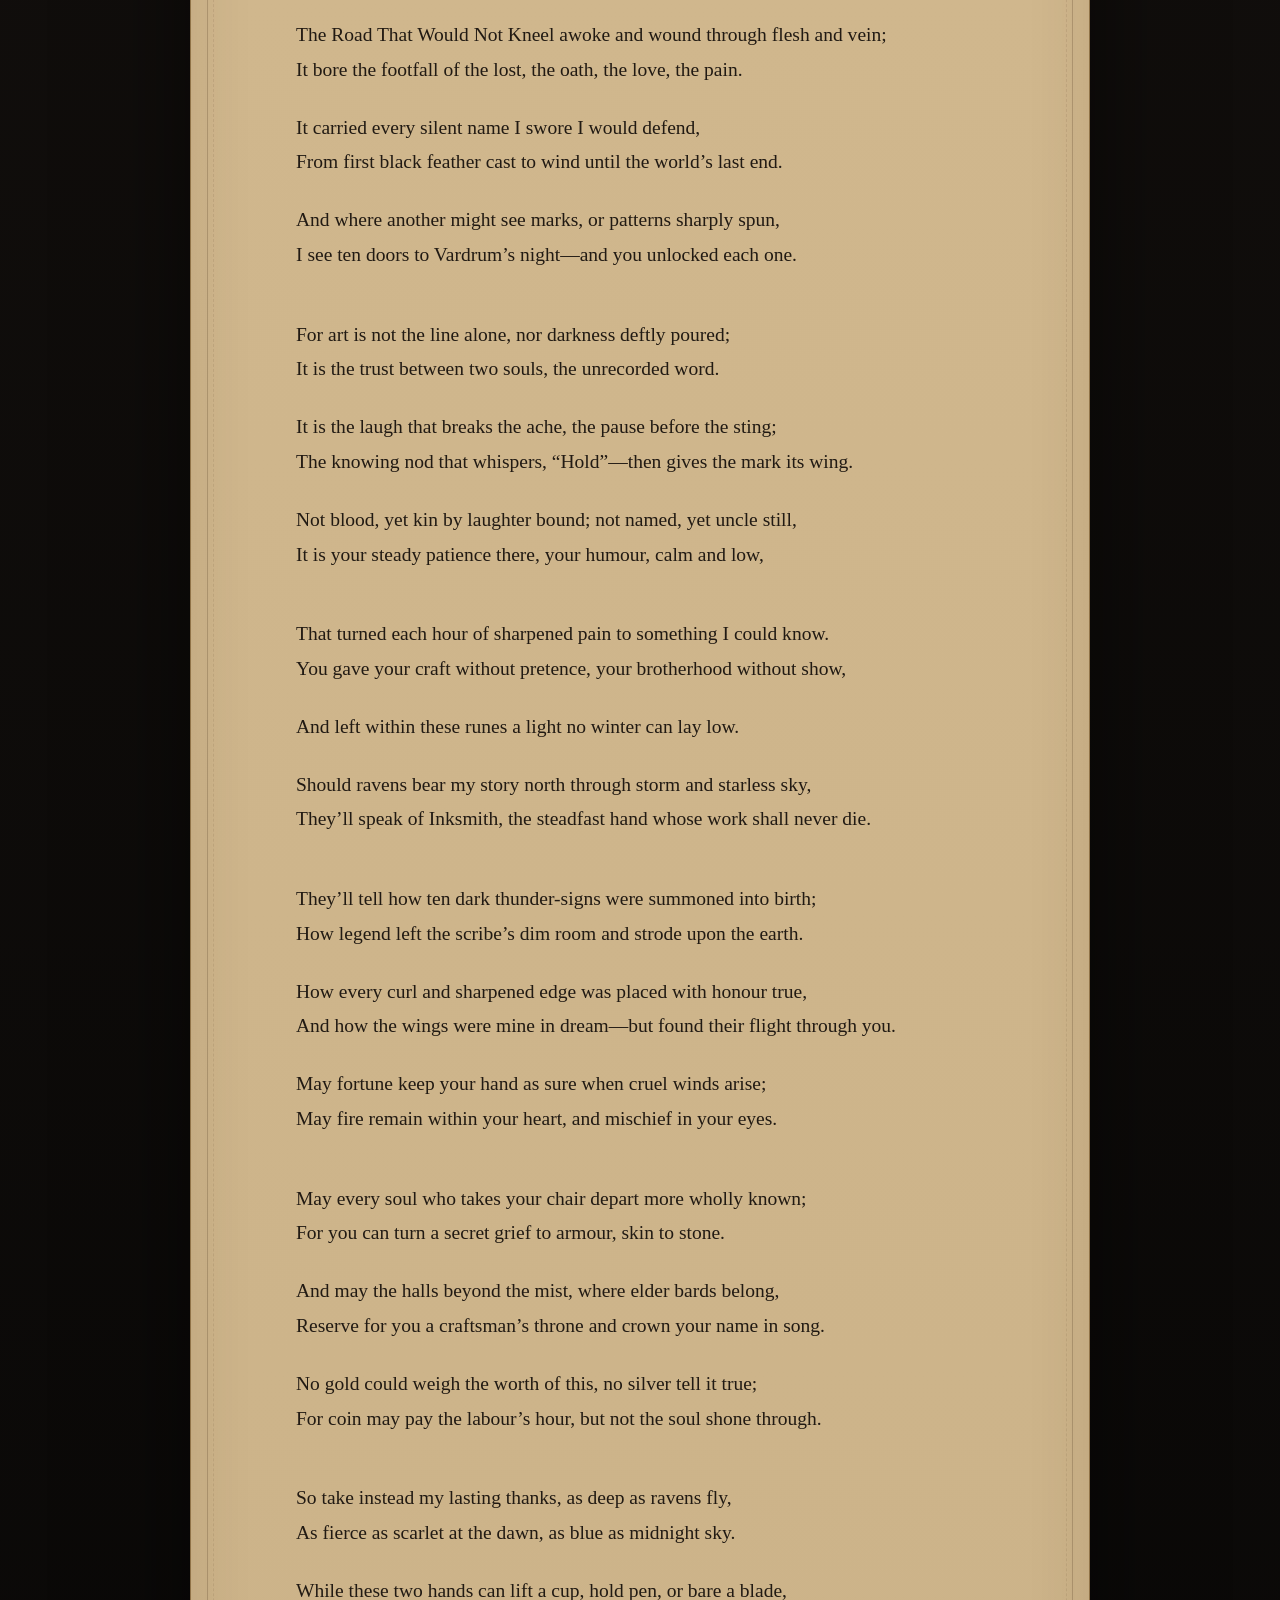
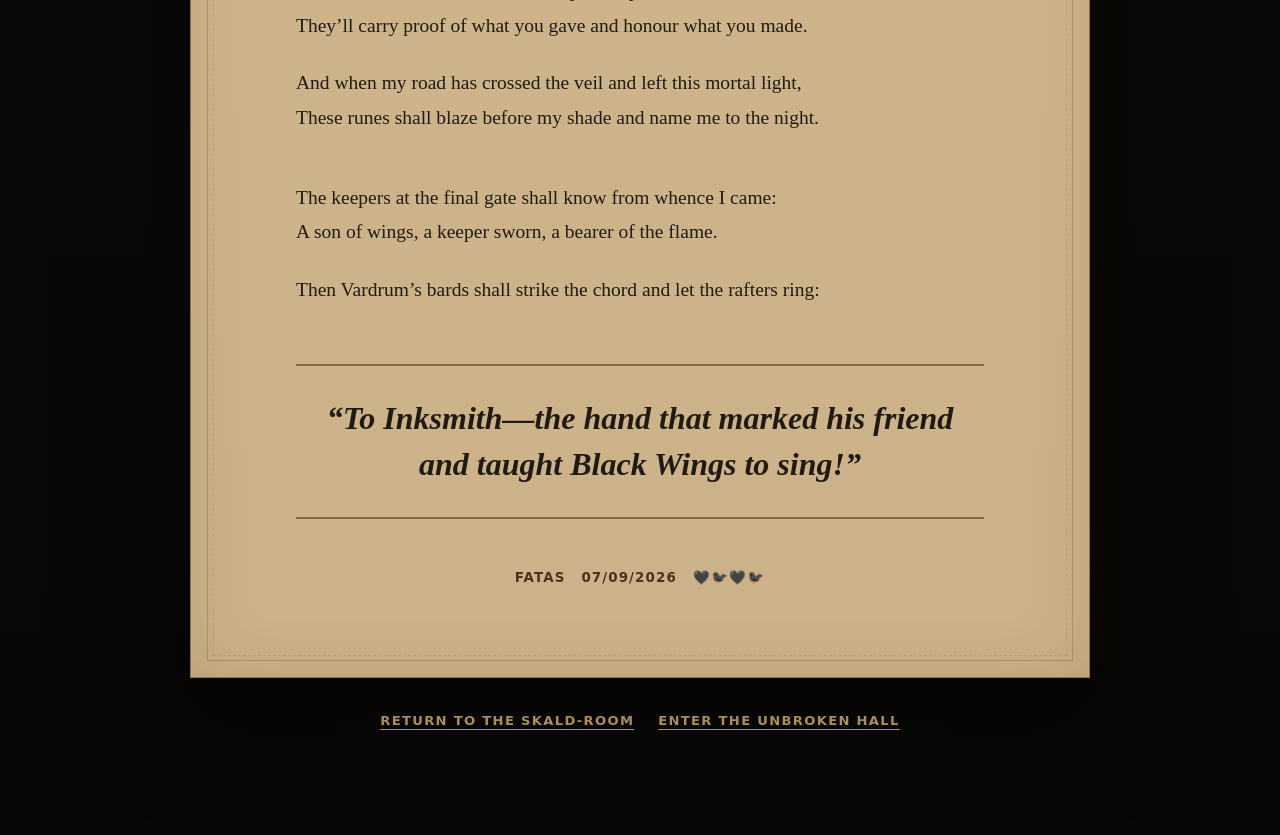
<file: inksmith.html>
<!doctype html>
<html lang="en">
<head>
  <meta charset="utf-8">
  <meta name="viewport" content="width=device-width, initial-scale=1">
  <meta name="theme-color" content="#0b0908">
  <title>Inksmith of Black Wings | Saga of Black Wings</title>
  <meta name="description" content="Rune-Smith of Black Wings: Timothy M. Halliday's ode to the patient hand that carried ten vows from Vardrum onto skin.">
  <link rel="canonical" href="https://sagaofblackwings.com/inksmith.html">
  <link rel="stylesheet" href="inksmith.css">
</head>
<body>
  <a class="skip" href="#ode">Skip to the ode</a>

  <header class="hero">
    <nav class="masthead" aria-label="Page navigation">
      <a class="brand" href="index.html">Saga of Black Wings</a>
      <a href="odes.html">Back to the Skald-Room</a>
    </nav>

    <div class="hero-grid">
      <div class="hero-copy">
        <p class="eyebrow">From parchment into flesh</p>
        <h1>Inksmith<br><span>of Black Wings</span></h1>
        <p class="lede">An ode to the patient hand that carried ten dark vows from Vardrum onto skin.</p>
        <a class="button" href="#ode">Read the full ode <span aria-hidden="true">↓</span></a>
      </div>

      <figure class="hero-art">
        <img src="inksmith-hero.webp" alt="A charcoal drawing of an inksmith marking runes by hand in a candlelit forge-workshop while ravens watch from the rafters." width="1536" height="1024">
        <figcaption>Traditional craft. Ten marks. One road made visible.</figcaption>
      </figure>
    </div>
  </header>

  <main>
    <section class="craft-note" aria-labelledby="craft-title">
      <p class="eyebrow">The craft behind the song</p>
      <h2 id="craft-title">In Vardrum, a tattooist is called an Inksmith.</h2>
      <p>The name belongs to the hand as much as the tool: patience, trust, humour and the courage to make an unseen story visible.</p>
      <p class="credit">Written after ten original Black Wings runes were marked in one sitting, with thanks to <strong>@P_Drilltattoo</strong> and <strong>@7sinsstevenagetattoo</strong>.</p>
    </section>

    <article class="ode" id="ode" aria-labelledby="ode-title">
      <header class="ode-heading">
        <p class="eyebrow">The Inksmith Ode</p>
        <h2 id="ode-title">Rune-Smith of Black Wings</h2>
      </header>

      <div class="verse">
        <p>When morning raised its iron brow and found my hands laid bare,<br>You came, old friend, with patient fire and thunder in your care;</p>
        <p>No common ink, no idle stain, no fashion born to fade,<br>But ten dark vows from Vardrum’s heart beneath my skin were laid.</p>
        <p>And every line your needle drew, though keen its silver song,<br>Gave Black Wings breath, gave bone to myth, and made the spirit strong.</p>

        <p>You held the storm as craftsmen do—without a boast or pride;<br>The ravens watched from realms unseen and gathered at your side.</p>
        <p>With measured hand you woke each rune, with quiet art and flame,<br>Till every finger bore a road, and every road a name.</p>
        <p>What once had lived in parchment’s dusk, in dream and whispered lore,<br>Now stands where hand and heartbeat meet, to wander evermore.</p>

        <p>Yet there, within the mortal room, the old world still drew near;<br>The chair, the cloth, the needle-song, your dry grin cutting fear.</p>
        <p>Between each bite of silver fire, your quiet jests would rise,<br>And kept me anchored where I sat while myth opened its eyes.</p>
        <p>You wiped the dark and brought it clear, made hidden runes appear,<br>Till what had lived in thought alone stood breathing, sharp and near.</p>

        <p>One rune arose like mountain wrath, one murmured marshland rain;<br>One knew the grief of sundered kin, one wore the victor’s pain.</p>
        <p>One kept the oath no crown could buy, one guarded those I love;<br>One called the scarlet fire below, one drew blue flame above.</p>
        <p>And two, like wings at midnight spread, took watch where shadows run—<br>Ten pieces of a deathless tale made flesh beneath one sun.</p>

        <p>O Inksmith, you stood a rune-smith when the solemn rite began;<br>At fate’s black forge, calm-handed, with the courage of your clan.</p>
        <p>The hammer was your steady will, the anvil was my hand;<br>The sparks were tongues of elder speech no tyrant understands.</p>
        <p>You struck no steel, yet tempered me; you carved no stone, yet still<br>You raised a fortress out of ink that time shall never kill.</p>

        <p>The Road That Would Not Kneel awoke and wound through flesh and vein;<br>It bore the footfall of the lost, the oath, the love, the pain.</p>
        <p>It carried every silent name I swore I would defend,<br>From first black feather cast to wind until the world’s last end.</p>
        <p>And where another might see marks, or patterns sharply spun,<br>I see ten doors to Vardrum’s night—and you unlocked each one.</p>

        <p>For art is not the line alone, nor darkness deftly poured;<br>It is the trust between two souls, the unrecorded word.</p>
        <p>It is the laugh that breaks the ache, the pause before the sting;<br>The knowing nod that whispers, “Hold”—then gives the mark its wing.</p>
        <p>Not blood, yet kin by laughter bound; not named, yet uncle still,<br>It is your steady patience there, your humour, calm and low,</p>
        <p>That turned each hour of sharpened pain to something I could know.<br>You gave your craft without pretence, your brotherhood without show,</p>
        <p>And left within these runes a light no winter can lay low.</p>

        <p>Should ravens bear my story north through storm and starless sky,<br>They’ll speak of Inksmith, the steadfast hand whose work shall never die.</p>
        <p>They’ll tell how ten dark thunder-signs were summoned into birth;<br>How legend left the scribe’s dim room and strode upon the earth.</p>
        <p>How every curl and sharpened edge was placed with honour true,<br>And how the wings were mine in dream—but found their flight through you.</p>

        <p>May fortune keep your hand as sure when cruel winds arise;<br>May fire remain within your heart, and mischief in your eyes.</p>
        <p>May every soul who takes your chair depart more wholly known;<br>For you can turn a secret grief to armour, skin to stone.</p>
        <p>And may the halls beyond the mist, where elder bards belong,<br>Reserve for you a craftsman’s throne and crown your name in song.</p>

        <p>No gold could weigh the worth of this, no silver tell it true;<br>For coin may pay the labour’s hour, but not the soul shone through.</p>
        <p>So take instead my lasting thanks, as deep as ravens fly,<br>As fierce as scarlet at the dawn, as blue as midnight sky.</p>
        <p>While these two hands can lift a cup, hold pen, or bare a blade,<br>They’ll carry proof of what you gave and honour what you made.</p>

        <p>And when my road has crossed the veil and left this mortal light,<br>These runes shall blaze before my shade and name me to the night.</p>
        <p>The keepers at the final gate shall know from whence I came:<br>A son of wings, a keeper sworn, a bearer of the flame.</p>
        <p>Then Vardrum’s bards shall strike the chord and let the rafters ring:</p>

        <blockquote>“To Inksmith—the hand that marked his friend<br>and taught Black Wings to sing!”</blockquote>
      </div>

      <footer class="signature">
        <span>Fatas</span>
        <time datetime="2026-09-07">07/09/2026</time>
        <span aria-label="Black heart, raven, black heart, raven">🖤🐦‍⬛🖤🐦‍⬛</span>
      </footer>
    </article>

    <nav class="closing-nav" aria-label="Continue exploring">
      <a href="odes.html">Return to the Skald-Room</a>
      <a href="unbroken-hall.html">Enter the Unbroken Hall</a>
    </nav>
  </main>
</body>
</html>
</file>
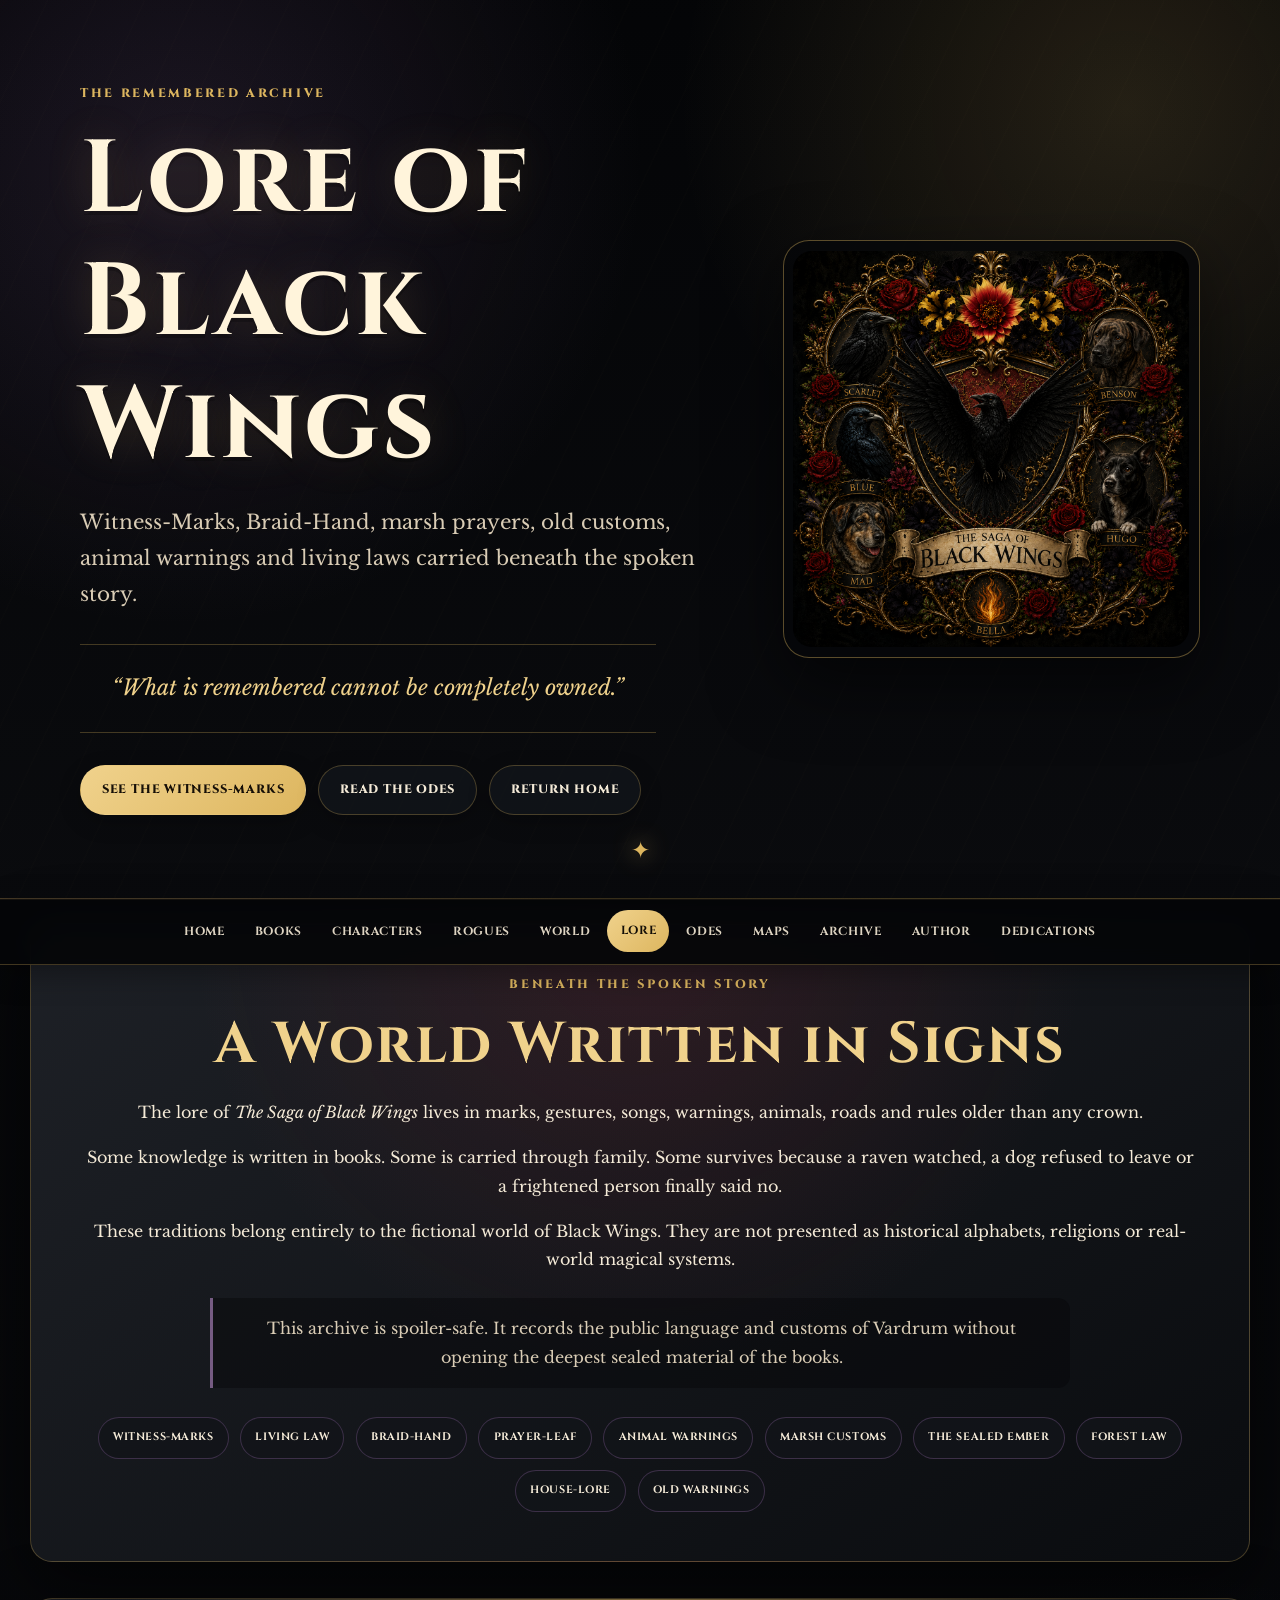
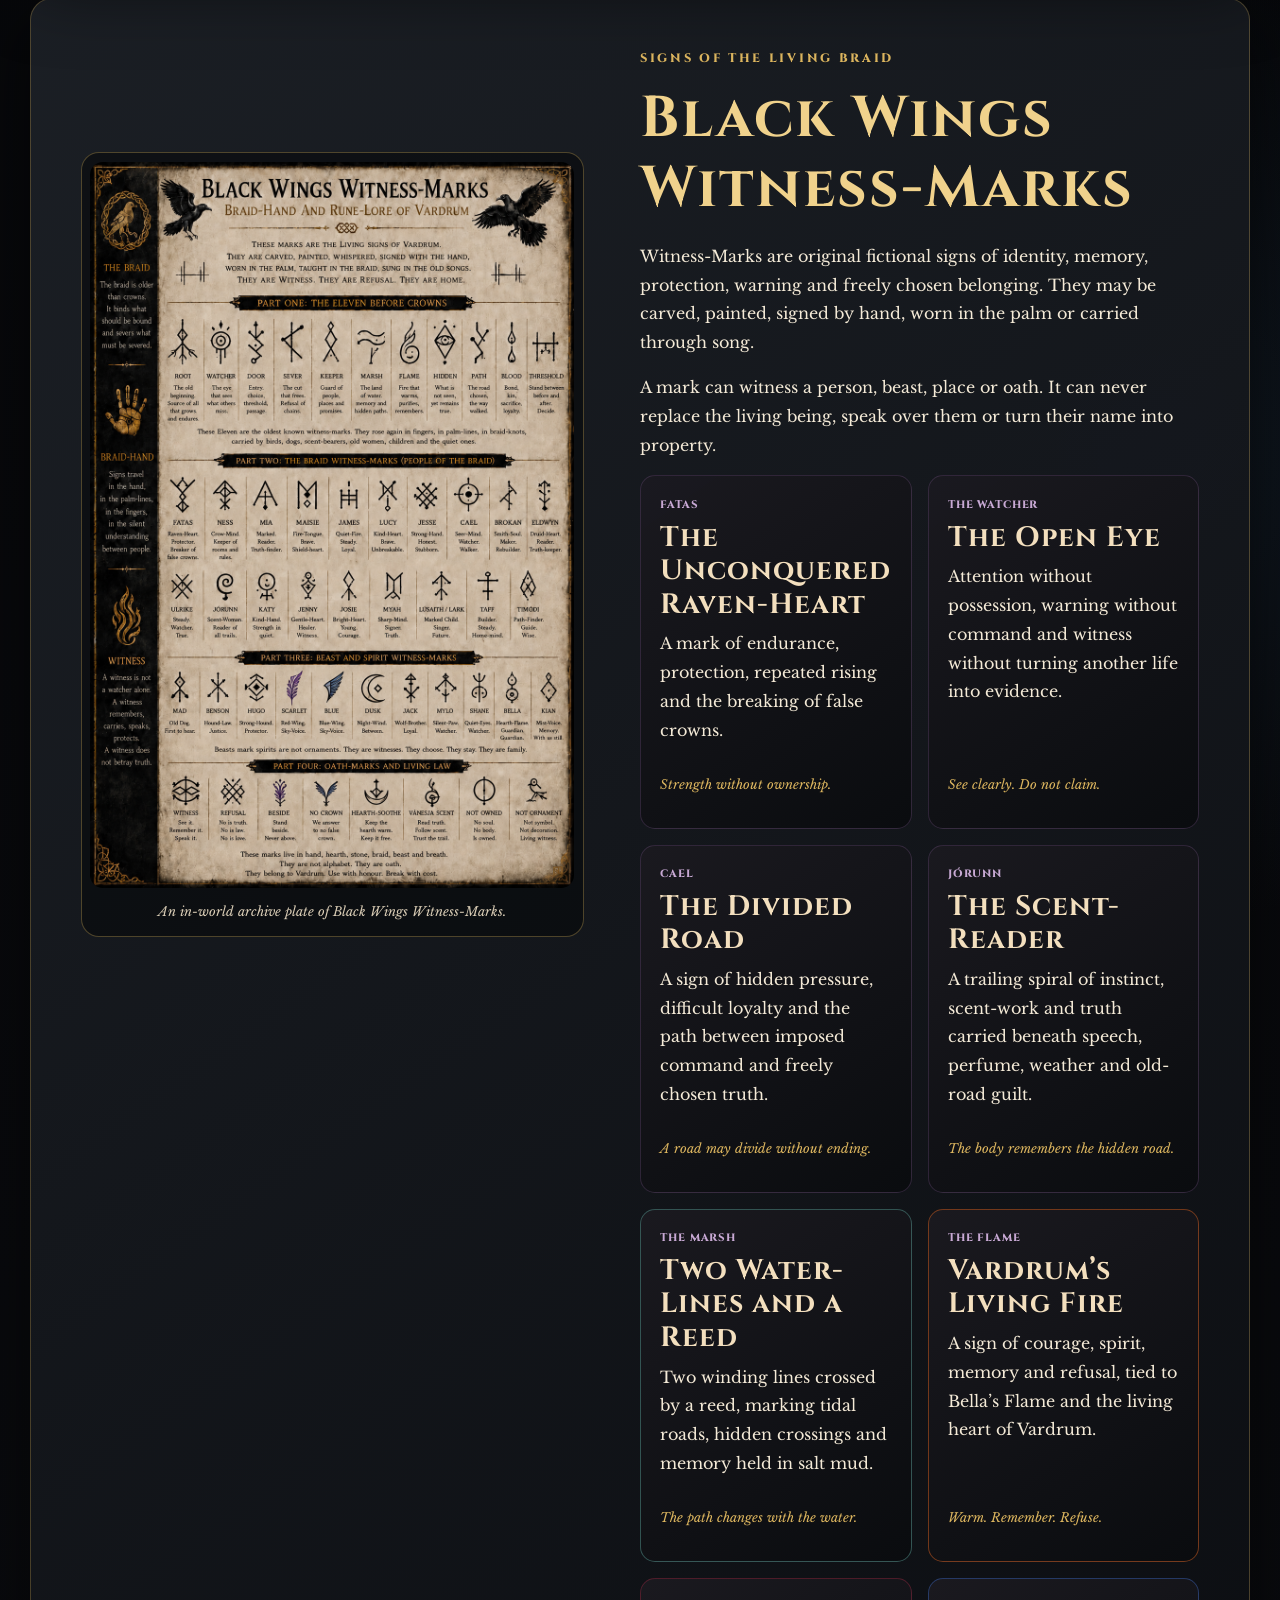
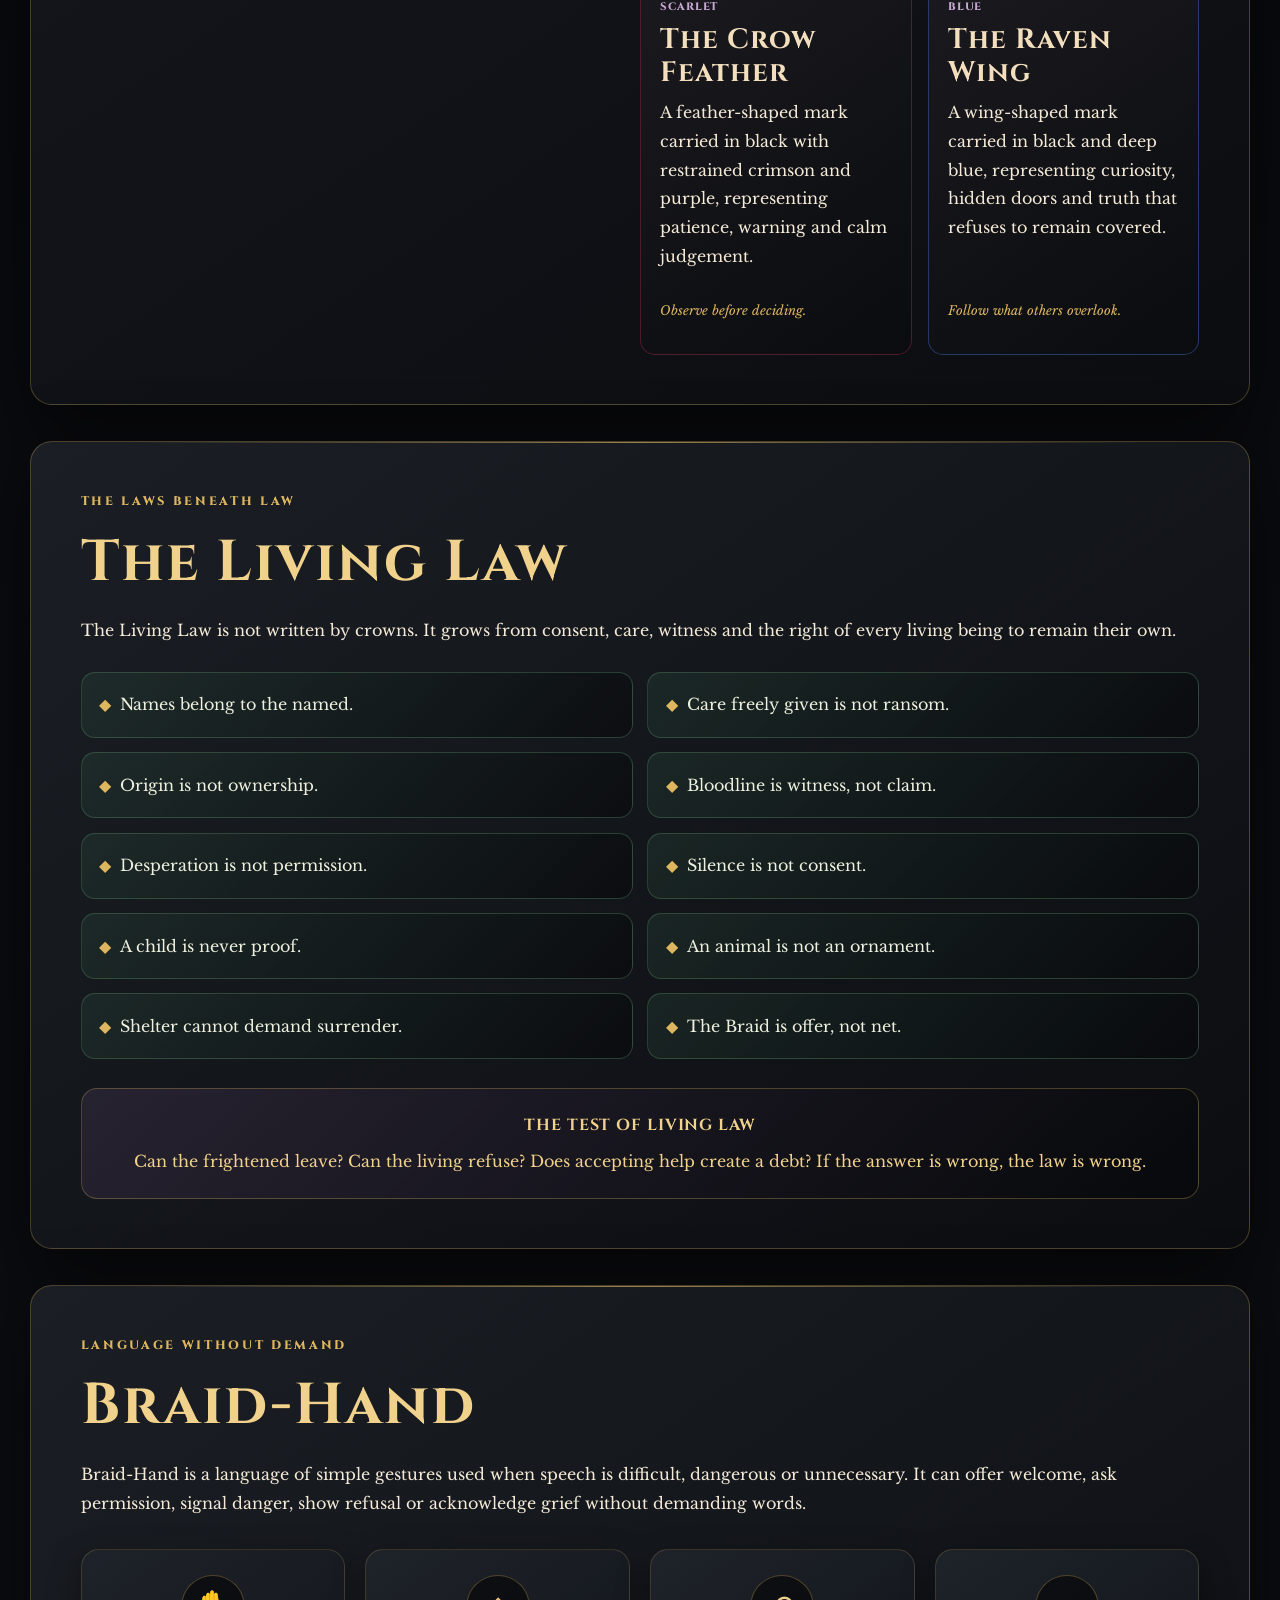
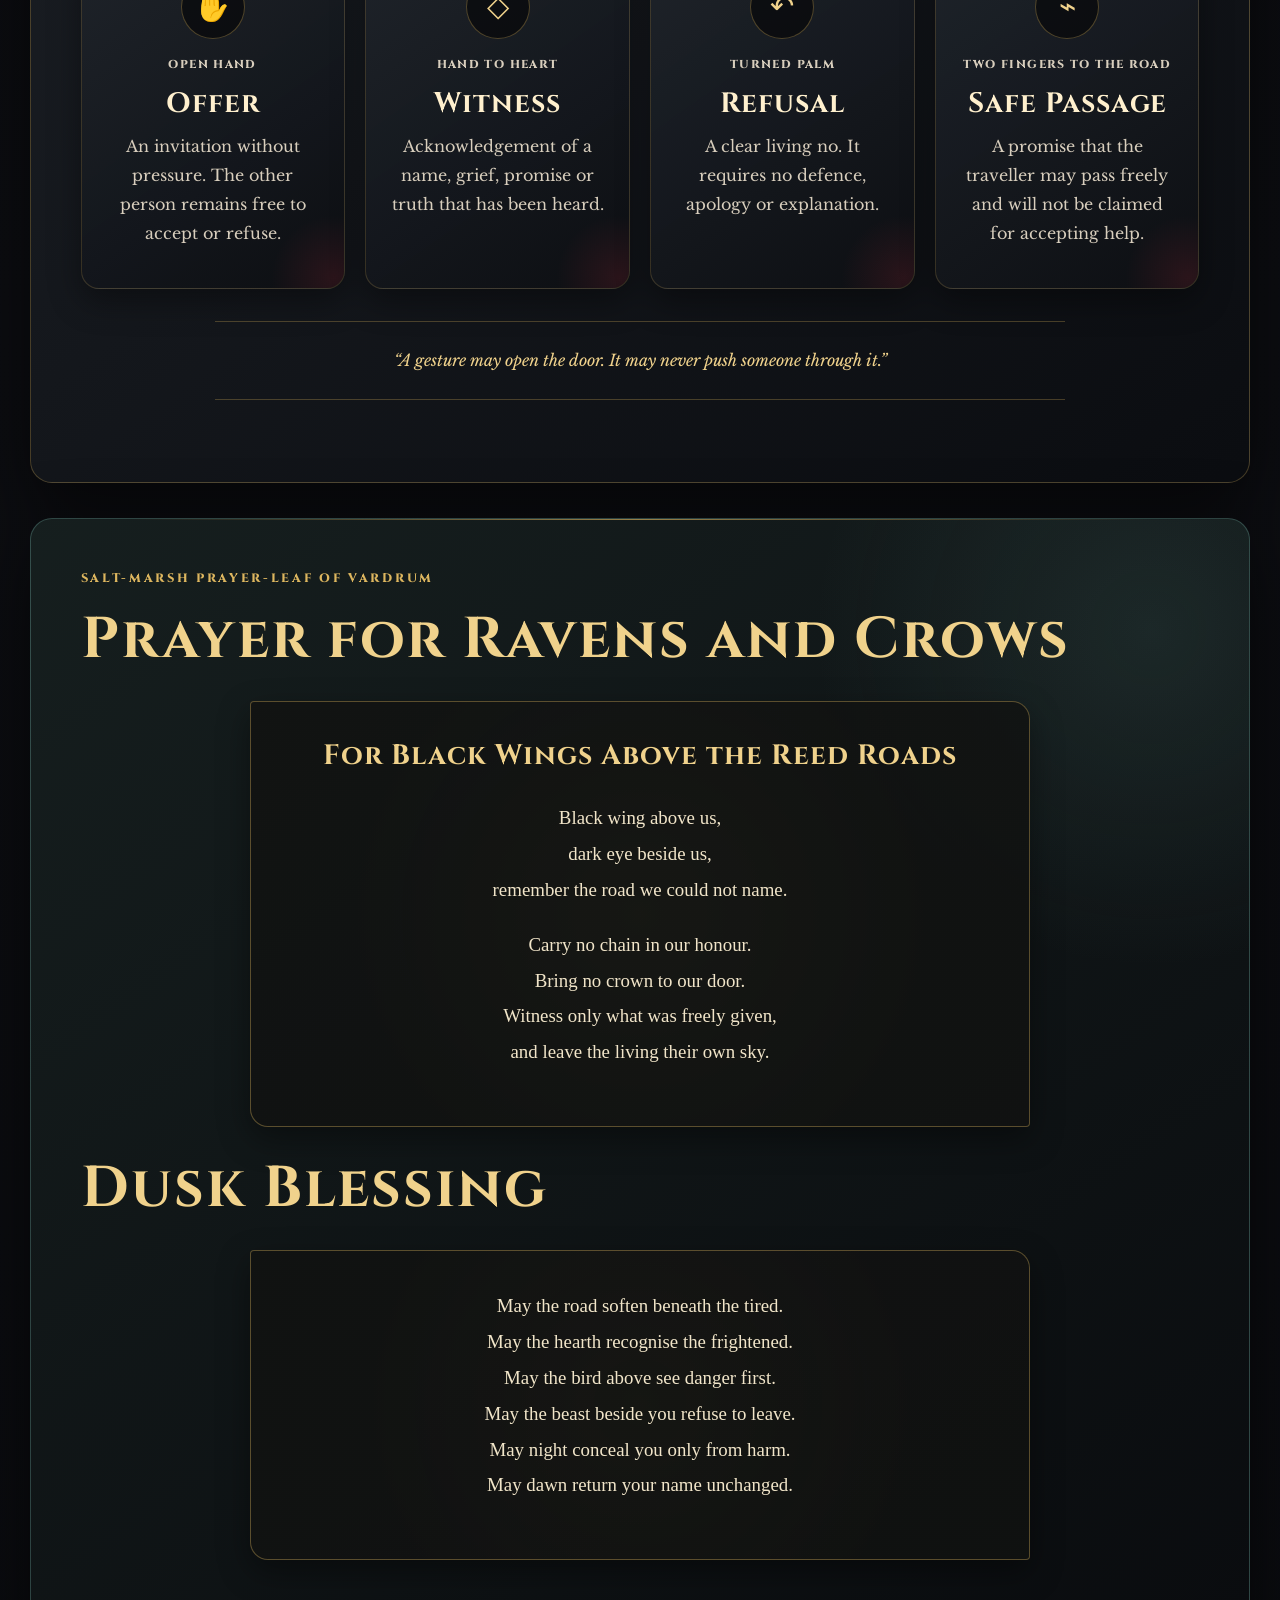
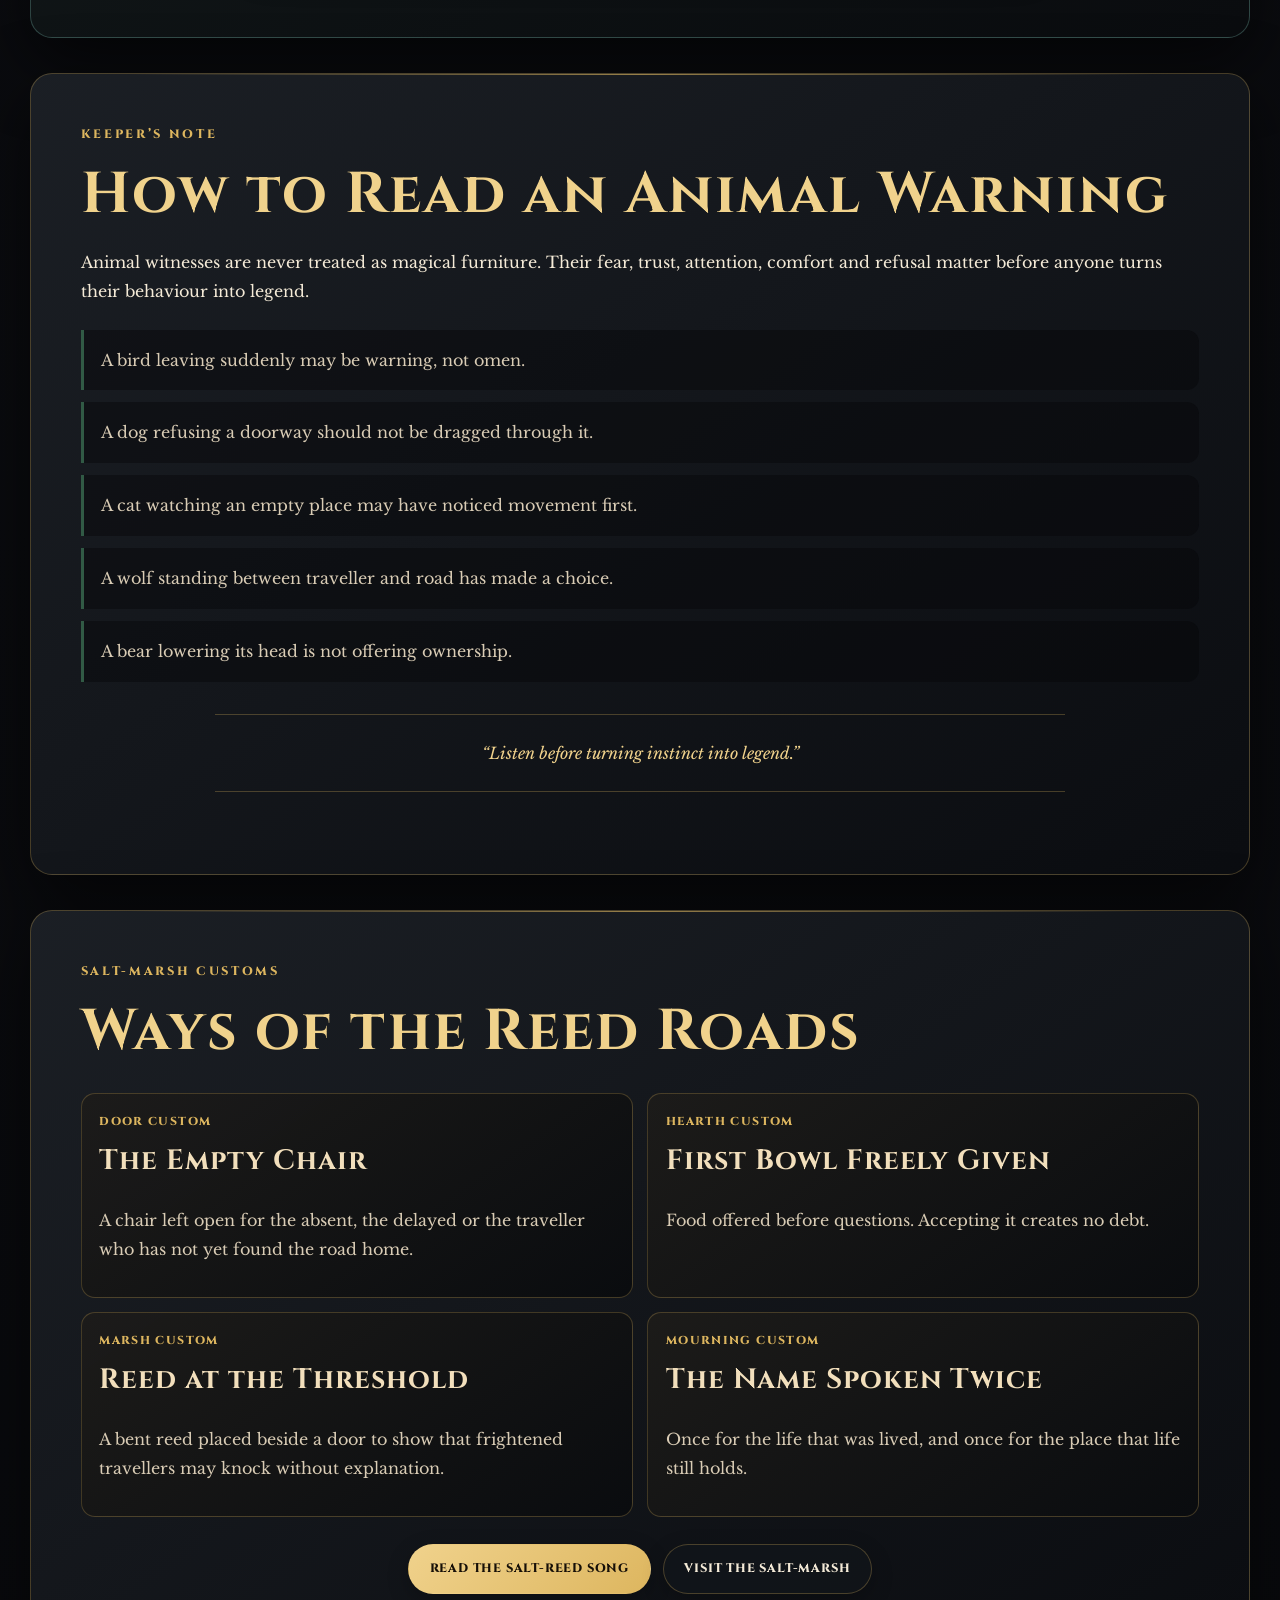
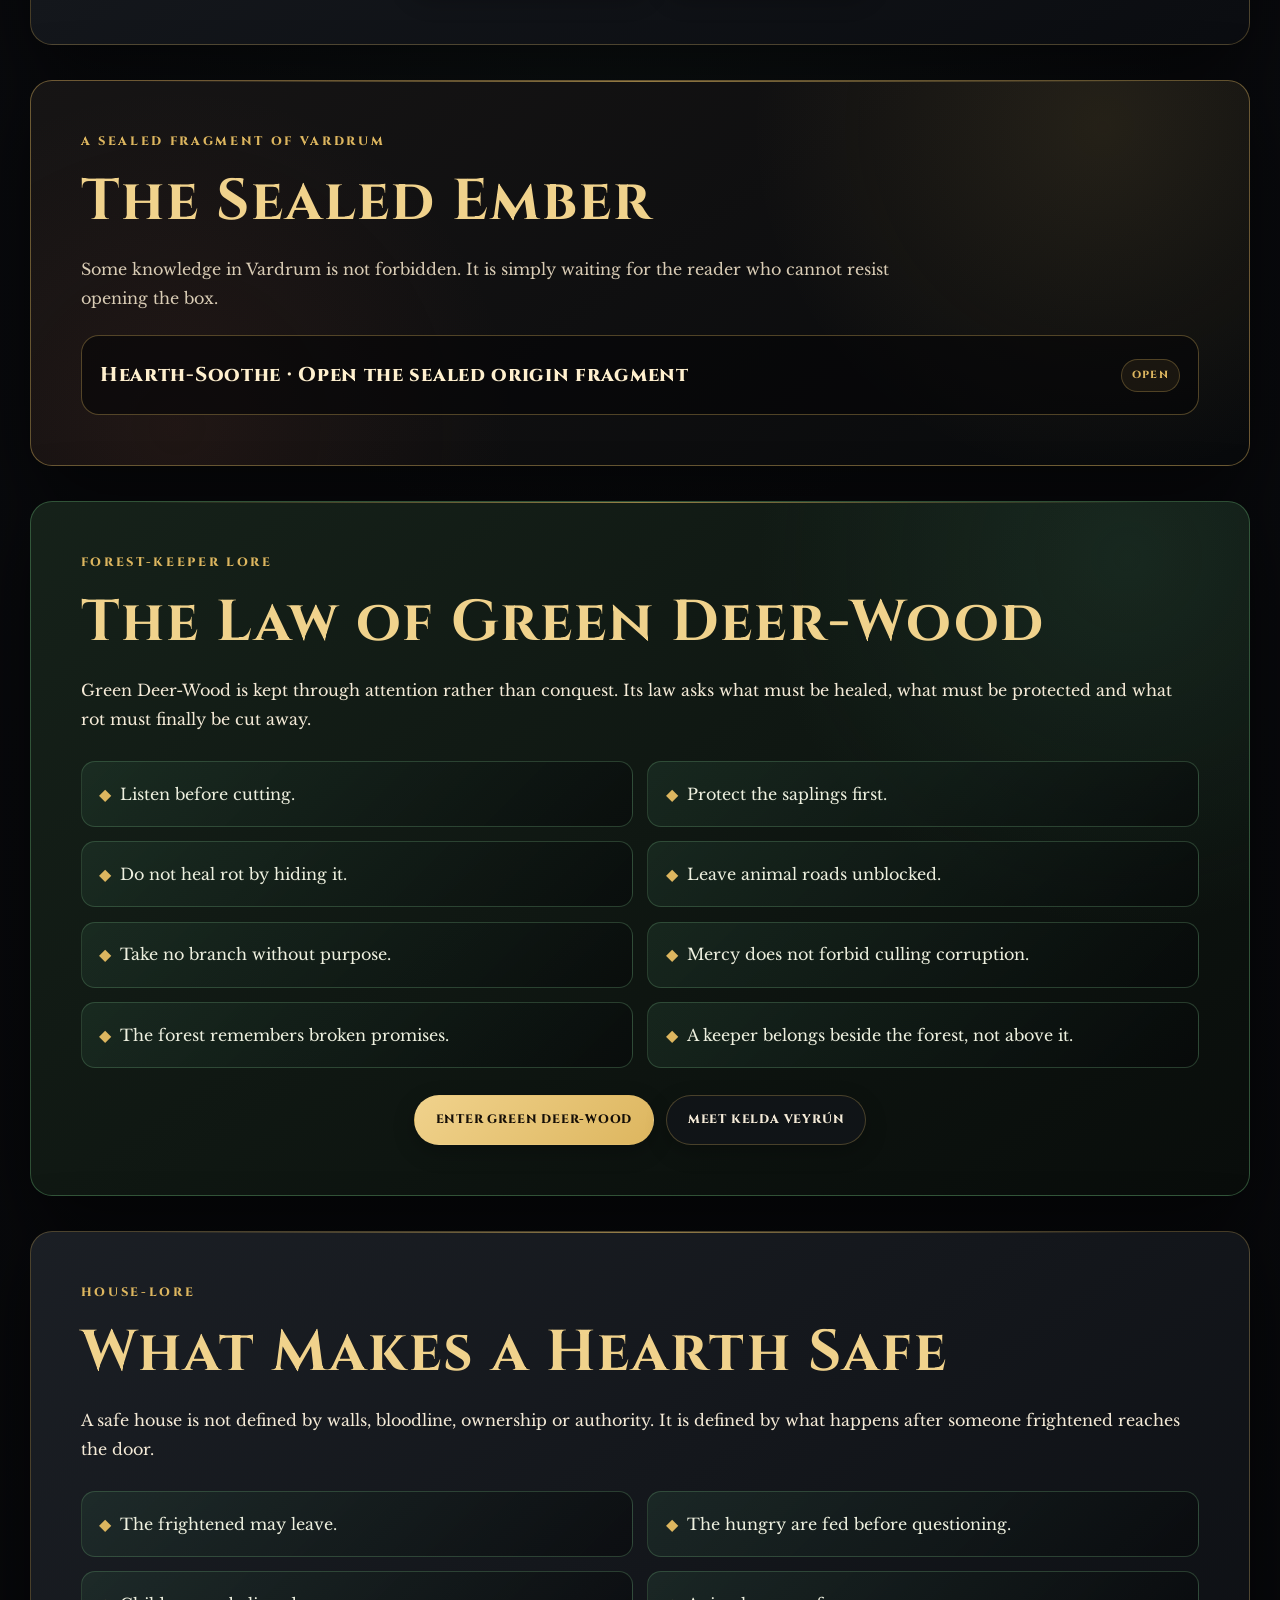
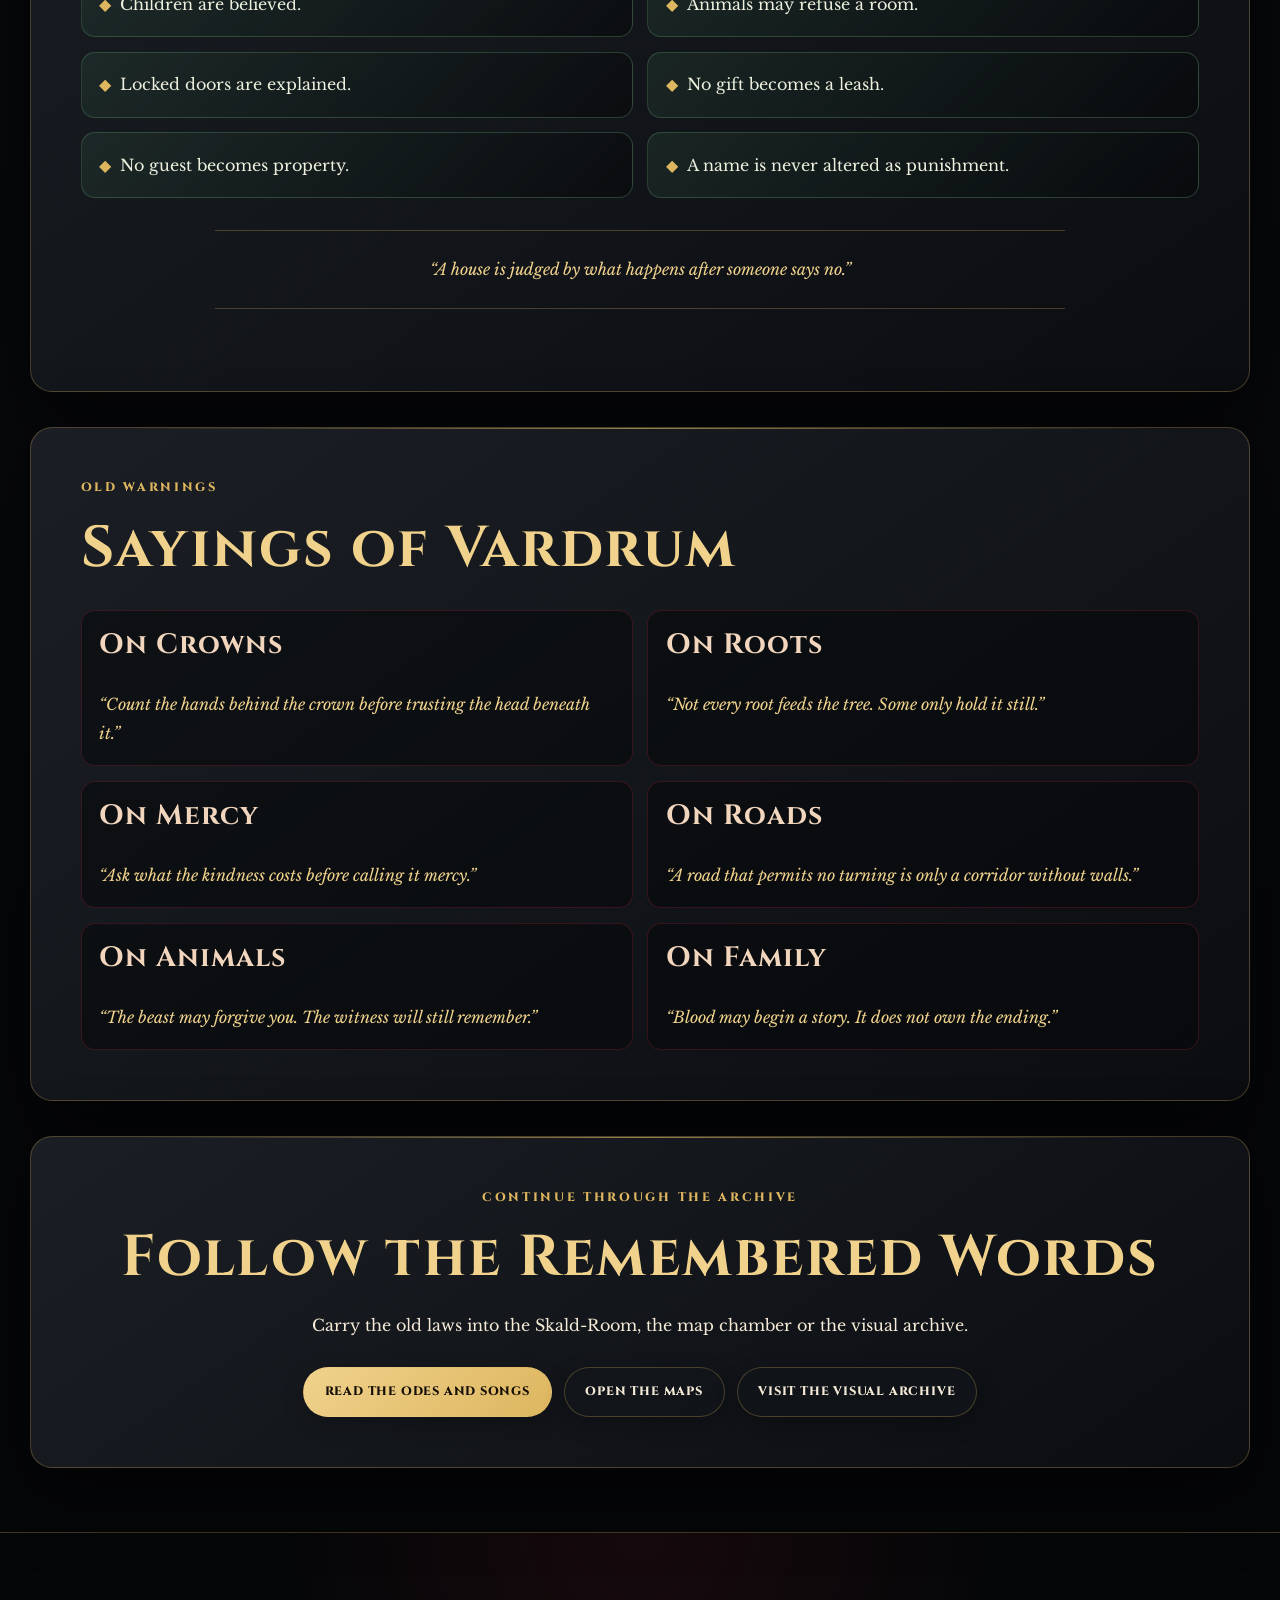
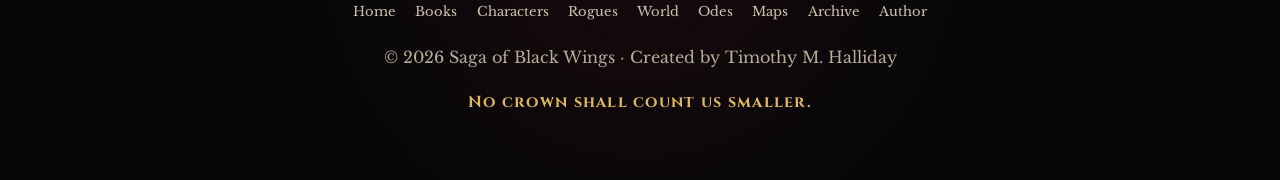
<file: lore.html>
<!DOCTYPE html>
<html lang="en">
<head>
  <meta charset="UTF-8" />
  <meta name="viewport" content="width=device-width, initial-scale=1.0" />

  <title>Lore | The Saga of Black Wings</title>

  <meta
    name="description"
    content="Discover the fictional Witness-Marks, Braid-Hand, living laws, Salt-Marsh prayers, customs, warnings and forest-keeper lore of The Saga of Black Wings."
  />
  <meta name="author" content="Timothy M. Halliday" />
  <meta name="theme-color" content="#050608" />

  <meta property="og:title" content="Lore | The Saga of Black Wings" />
  <meta
    property="og:description"
    content="Witness-Marks, Braid-Hand, prayers, customs, old warnings and living law from Vardrum."
  />
  <meta property="og:type" content="website" />
  <meta property="og:url" content="https://sagaofblackwings.com/lore.html" />
  <meta
    property="og:image"
    content="https://sagaofblackwings.com/2BBF05BA-25CC-4628-A950-B1068F109A6E.png"
  />
  <meta
    property="og:image:alt"
    content="Black Wings fictional Witness-Marks archive plate"
  />

  <meta name="twitter:card" content="summary_large_image" />
  <meta name="twitter:title" content="Lore | The Saga of Black Wings" />
  <meta
    name="twitter:description"
    content="Enter the remembered archive of Vardrum."
  />
  <meta
    name="twitter:image"
    content="https://sagaofblackwings.com/2BBF05BA-25CC-4628-A950-B1068F109A6E.png"
  />

  <link rel="canonical" href="https://sagaofblackwings.com/lore.html" />
  <link rel="stylesheet" href="style.css" />

  <style>
    .lore-hero {
      min-height: 74vh;
      padding-top: 5.2rem;
      padding-bottom: 5.2rem;
      background:
        radial-gradient(circle at 14% 18%, rgba(96, 70, 111, 0.25), transparent 29rem),
        radial-gradient(circle at 88% 12%, rgba(221, 182, 95, 0.15), transparent 28rem),
        linear-gradient(180deg, rgba(4, 5, 7, 0.97), rgba(10, 11, 14, 0.99));
    }

    .lore-hero-layout {
      display: grid;
      grid-template-columns: minmax(0, 1.08fr) minmax(270px, 0.72fr);
      gap: clamp(2rem, 6vw, 5rem);
      align-items: center;
      width: min(100%, 1120px);
      margin: 0 auto;
    }

    .lore-hero .hero-text {
      width: 100%;
      text-align: left;
    }

    .lore-hero .tagline,
    .lore-hero .hero-quote {
      margin-left: 0;
    }

    .lore-hero .hero-buttons {
      justify-content: flex-start;
    }

    .lore-hero-art {
      margin: 0;
      padding: 0.6rem;
      background: rgba(5, 6, 8, 0.75);
      border: 1px solid rgba(221, 182, 95, 0.4);
      border-radius: 26px;
      box-shadow: var(--shadow);
    }

    .lore-hero-art img {
      width: 100%;
      aspect-ratio: 1 / 1;
      object-fit: cover;
      border-radius: 19px;
    }

    .archive-seal {
      max-width: 860px;
      margin: 1.5rem auto 0;
      padding: 1rem 1.2rem;
      color: var(--parchment-soft);
      background: rgba(5, 6, 8, 0.42);
      border-left: 3px solid #755b82;
      border-radius: 0 12px 12px 0;
    }

    .lore-nav {
      display: flex;
      flex-wrap: wrap;
      justify-content: center;
      gap: 0.7rem;
      margin-top: 1.8rem;
    }

    .lore-nav a {
      display: inline-flex;
      align-items: center;
      min-height: 42px;
      padding: 0.55rem 0.9rem;
      color: var(--parchment);
      background: rgba(18, 21, 26, 0.84);
      border: 1px solid rgba(96, 70, 111, 0.55);
      border-radius: 999px;
      font-family: "Cinzel", Georgia, serif;
      font-size: 0.67rem;
      font-weight: 700;
      letter-spacing: 0.052em;
      text-decoration: none;
      text-transform: uppercase;
    }

    .lore-nav a:hover {
      color: #140e17;
      background: #b39abf;
      border-color: #b39abf;
    }

    .marks-plate {
      display: grid;
      grid-template-columns: minmax(290px, 0.9fr) minmax(0, 1fr);
      gap: clamp(1.5rem, 5vw, 3.5rem);
      align-items: start;
    }

    .marks-plate figure {
      position: sticky;
      top: 6.5rem;
      margin: 0;
      padding: 0.55rem;
      background: rgba(5, 6, 8, 0.52);
      border: 1px solid rgba(221, 182, 95, 0.32);
      border-radius: 18px;
    }

    .marks-plate img {
      width: 100%;
      border-radius: 13px;
    }

    .marks-plate figcaption {
      padding: 0.75rem 0.35rem 0.25rem;
      color: var(--parchment-soft);
      font-size: 0.8rem;
      font-style: italic;
      text-align: center;
    }

    .mark-grid {
      display: grid;
      grid-template-columns: repeat(2, minmax(0, 1fr));
      gap: 1rem;
    }

    .mark-card {
      display: flex;
      flex-direction: column;
      min-height: 100%;
      padding: 1.2rem;
      background:
        linear-gradient(145deg, rgba(27, 26, 32, 0.97), rgba(10, 12, 15, 0.99));
      border: 1px solid rgba(96, 70, 111, 0.42);
      border-radius: 15px;
    }

    .mark-card h3 {
      margin-bottom: 0.5rem;
      color: #f3dfbe;
    }

    .mark-card .mark-name {
      margin: 0 0 0.35rem;
      color: #c8a9d4;
      font-family: "Cinzel", Georgia, serif;
      font-size: 0.67rem;
      font-weight: 800;
      letter-spacing: 0.08em;
      text-transform: uppercase;
    }

    .mark-card .mark-law {
      margin-top: auto;
      padding-top: 0.75rem;
      color: var(--gold);
      font-size: 0.8rem;
      font-style: italic;
    }

    .scarlet-mark {
      border-color: rgba(116, 37, 55, 0.62);
    }

    .blue-mark {
      border-color: rgba(48, 78, 142, 0.67);
    }

    .marsh-mark {
      border-color: rgba(74, 127, 122, 0.62);
    }

    .flame-mark {
      border-color: rgba(176, 81, 31, 0.62);
    }

    .living-law-grid,
    .custom-grid,
    .warning-grid {
      display: grid;
      grid-template-columns: repeat(2, minmax(0, 1fr));
      gap: 0.9rem;
      margin-top: 1.7rem;
    }

    .living-law,
    .custom-card,
    .warning-card {
      margin: 0;
      padding: 1.1rem;
      border-radius: 14px;
    }

    .living-law {
      color: #eef0df;
      background:
        linear-gradient(135deg, rgba(49, 90, 69, 0.25), rgba(5, 6, 8, 0.5));
      border: 1px solid rgba(83, 128, 94, 0.42);
    }

    .living-law::before {
      content: "◆";
      margin-right: 0.55rem;
      color: var(--gold);
    }

    .gesture-grid {
      grid-template-columns: repeat(4, minmax(0, 1fr));
    }

    .gesture-card {
      display: flex;
      flex-direction: column;
      min-height: 100%;
      text-align: center;
    }

    .gesture-symbol {
      display: grid;
      width: 64px;
      height: 64px;
      margin: 0 auto 1rem;
      place-items: center;
      color: var(--gold-bright);
      background: rgba(5, 6, 8, 0.62);
      border: 1px solid rgba(221, 182, 95, 0.32);
      border-radius: 50%;
      font-size: 1.8rem;
    }

    .prayer-panel {
      background:
        radial-gradient(circle at 92% 10%, rgba(81, 122, 116, 0.18), transparent 21rem),
        linear-gradient(145deg, rgba(22, 31, 31, 0.98), rgba(10, 12, 15, 0.99));
      border-color: rgba(81, 122, 116, 0.5);
    }

    .prayer-leaf {
      max-width: 780px;
      margin: 1.7rem auto;
      padding: clamp(1.4rem, 4vw, 2.3rem);
      color: #f1e5c9;
      background:
        linear-gradient(rgba(17, 18, 17, 0.84), rgba(17, 18, 17, 0.84)),
        radial-gradient(circle at center, rgba(221, 182, 95, 0.16), transparent 70%);
      border: 1px solid rgba(221, 182, 95, 0.36);
      border-radius: 4px 18px 4px 18px;
      box-shadow: var(--soft-shadow);
      text-align: center;
    }

    .prayer-leaf h3 {
      color: var(--gold-bright);
    }

    .prayer-leaf p {
      font-family: Georgia, "Times New Roman", serif;
      font-size: clamp(1rem, 2.3vw, 1.18rem);
      line-height: 1.9;
    }

    .keeper-list {
      display: grid;
      gap: 0.75rem;
      margin-top: 1.5rem;
    }

    .keeper-note {
      margin: 0;
      padding: 1rem 1.1rem;
      color: var(--parchment-soft);
      background: rgba(5, 6, 8, 0.43);
      border-left: 3px solid var(--forest);
      border-radius: 0 12px 12px 0;
    }

    .custom-card {
      color: var(--parchment-soft);
      background:
        linear-gradient(145deg, rgba(29, 28, 26, 0.97), rgba(10, 12, 15, 0.99));
      border: 1px solid rgba(221, 182, 95, 0.25);
    }

    .custom-card h3 {
      color: #f2dfbc;
    }

    .forest-panel {
      background:
        radial-gradient(circle at 90% 8%, rgba(49, 90, 69, 0.26), transparent 23rem),
        linear-gradient(145deg, rgba(22, 34, 26, 0.98), rgba(9, 13, 11, 0.99));
      border-color: rgba(71, 122, 81, 0.6);
    }

    .warning-card {
      color: var(--parchment-soft);
      background: rgba(5, 6, 8, 0.5);
      border: 1px solid rgba(159, 40, 55, 0.3);
    }

    .warning-card h3 {
      color: #f1d5bd;
    }

    .warning-card .quote {
      margin: 0;
      font-size: 1rem;
    }

    .truth-strip {
      margin-top: 1.8rem;
      padding: 1.35rem;
      color: var(--gold-bright);
      background:
        linear-gradient(135deg, rgba(96, 70, 111, 0.25), rgba(5, 6, 8, 0.55));
      border: 1px solid rgba(221, 182, 95, 0.3);
      border-radius: 16px;
      text-align: center;
    }

    .truth-strip strong {
      display: block;
      margin-bottom: 0.5rem;
      font-family: "Cinzel", Georgia, serif;
      letter-spacing: 0.055em;
      text-transform: uppercase;
    }

    @media (max-width: 1020px) {
      .lore-hero-layout,
      .marks-plate {
        grid-template-columns: 1fr;
      }

      .lore-hero .hero-text {
        text-align: center;
      }

      .lore-hero .tagline,
      .lore-hero .hero-quote {
        margin-right: auto;
        margin-left: auto;
      }

      .lore-hero .hero-buttons {
        justify-content: center;
      }

      .lore-hero-art {
        width: min(100%, 520px);
        margin: 0 auto;
      }

      .marks-plate figure {
        position: static;
        width: min(100%, 700px);
        margin: 0 auto;
      }

      .gesture-grid {
        grid-template-columns: repeat(2, minmax(0, 1fr));
      }
    }

    @media (max-width: 720px) {
      .lore-hero {
        min-height: auto;
      }

      .lore-nav {
        align-items: stretch;
        flex-direction: column;
      }

      .lore-nav a {
        justify-content: center;
        width: 100%;
      }

      .mark-grid,
      .living-law-grid,
      .custom-grid,
      .warning-grid,
      .gesture-grid {
        grid-template-columns: 1fr;
      }
    }
  
    .sealed-ember-panel {
      border-color: rgba(221, 182, 95, 0.42);
      background:
        radial-gradient(circle at 88% 12%, rgba(221, 182, 95, 0.11), transparent 22rem),
        radial-gradient(circle at 12% 90%, rgba(111, 53, 38, 0.16), transparent 21rem),
        linear-gradient(145deg, rgba(23, 21, 21, 0.98), rgba(8, 10, 12, 0.99));
    }

    .ember-intro {
      max-width: 820px;
      color: var(--parchment-soft);
    }

    .ember-box {
      margin-top: 1.4rem;
      overflow: hidden;
      background: rgba(5, 6, 8, 0.62);
      border: 1px solid rgba(221, 182, 95, 0.34);
      border-radius: 18px;
    }

    .ember-box summary {
      display: flex;
      align-items: center;
      justify-content: space-between;
      gap: 1rem;
      min-height: 78px;
      padding: 1rem 1.15rem;
      color: #fff0ce;
      cursor: pointer;
      font-family: "Cinzel", Georgia, serif;
      font-size: clamp(1rem, 2.2vw, 1.25rem);
      font-weight: 800;
      letter-spacing: 0.035em;
      list-style: none;
    }

    .ember-box summary::-webkit-details-marker {
      display: none;
    }

    .ember-box summary::after {
      content: "OPEN";
      flex: 0 0 auto;
      padding: 0.38rem 0.62rem;
      color: var(--gold);
      background: rgba(221, 182, 95, 0.08);
      border: 1px solid rgba(221, 182, 95, 0.28);
      border-radius: 999px;
      font-size: 0.65rem;
      letter-spacing: 0.13em;
    }

    .ember-box[open] summary::after {
      content: "SEALED";
    }

    .ember-box summary:hover {
      background: rgba(221, 182, 95, 0.05);
    }

    .ember-inner {
      padding: 0 1.2rem 1.35rem;
      border-top: 1px solid rgba(221, 182, 95, 0.2);
    }

    .ember-inner .ember-warning {
      margin: 1rem 0;
      color: var(--gold);
      font-family: "Cinzel", Georgia, serif;
      font-size: 0.72rem;
      font-weight: 800;
      letter-spacing: 0.12em;
      text-transform: uppercase;
    }

    .ember-inner p {
      line-height: 1.78;
    }

    .ember-fragment {
      margin: 1.25rem 0;
      padding: 1.05rem 1.15rem;
      color: #fff0ce;
      background: rgba(221, 182, 95, 0.06);
      border-left: 3px solid var(--gold);
      border-radius: 0 12px 12px 0;
      font-family: "Cinzel", Georgia, serif;
      font-style: italic;
    }

    .ember-chain {
      display: grid;
      grid-template-columns: repeat(3, minmax(0, 1fr));
      gap: 0.75rem;
      margin: 1.2rem 0;
    }

    .ember-chain span {
      display: block;
      padding: 0.8rem 0.7rem;
      color: var(--parchment);
      background: rgba(17, 20, 22, 0.9);
      border: 1px solid rgba(221, 182, 95, 0.22);
      border-radius: 12px;
      text-align: center;
      font-family: "Cinzel", Georgia, serif;
      font-size: 0.76rem;
      font-weight: 700;
    }

    .ember-last-line {
      margin-top: 1.3rem;
      color: var(--parchment);
      font-style: italic;
    }

    @media (max-width: 680px) {
      .ember-chain {
        grid-template-columns: 1fr;
      }

      .ember-box summary {
        align-items: flex-start;
        flex-direction: column;
      }
    }

  </style>

  <script type="application/ld+json">
  {
    "@context": "https://schema.org",
    "@type": "CollectionPage",
    "name": "Lore of The Saga of Black Wings",
    "url": "https://sagaofblackwings.com/lore.html",
    "description": "The fictional Witness-Marks, Braid-Hand, living laws, prayers, customs and warnings of Vardrum.",
    "author": {
      "@type": "Person",
      "name": "Timothy M. Halliday"
    }
  }
  </script>
</head>

<body>
  <a class="skip-link" href="#main-content">Skip to main content</a>

  <header class="page-hero lore-hero">
    <div class="lore-hero-layout">
      <div class="hero-text">
        <p class="eyebrow">The Remembered Archive</p>

        <h1>Lore of Black Wings</h1>

        <p class="tagline">
          Witness-Marks, Braid-Hand, marsh prayers, old customs, animal
          warnings and living laws carried beneath the spoken story.
        </p>

        <blockquote class="hero-quote">
          “What is remembered cannot be completely owned.”
        </blockquote>

        <div class="hero-buttons">
          <a href="#witness-marks" class="button primary">See the Witness-Marks</a>
          <a href="odes.html" class="button secondary">Read the Odes</a>
          <a href="index.html" class="button secondary">Return Home</a>
        </div>
      </div>

      <figure class="lore-hero-art">
        <img
          src="AB854AAB-8F11-4453-B5D2-F5850178C570.png"
          alt="Living Black Wings crest surrounded by animal witnesses"
          width="1254"
          height="1254"
          fetchpriority="high"
        />
      </figure>
    </div>
  </header>

  <nav class="site-nav" aria-label="Main navigation">
    <a href="index.html">Home</a>
    <a href="books.html">Books</a>
    <a href="characters.html">Characters</a>
    <a href="rogues.html">Rogues</a>
    <a href="world.html">World</a>
    <a href="lore.html" aria-current="page">Lore</a>
    <a href="odes.html">Odes</a>
    <a href="maps.html">Maps</a>
    <a href="archive.html">Archive</a>
    <a href="author.html">Author</a>
    <a href="dedications.html">Dedications</a>
  </nav>

  <main id="main-content">
    <section class="panel intro-panel">
      <p class="eyebrow">Beneath the Spoken Story</p>
      <h2>A World Written in Signs</h2>

      <p>
        The lore of <em>The Saga of Black Wings</em> lives in marks, gestures,
        songs, warnings, animals, roads and rules older than any crown.
      </p>

      <p>
        Some knowledge is written in books. Some is carried through family.
        Some survives because a raven watched, a dog refused to leave or a
        frightened person finally said no.
      </p>

      <p>
        These traditions belong entirely to the fictional world of Black Wings.
        They are not presented as historical alphabets, religions or real-world
        magical systems.
      </p>

      <p class="archive-seal">
        This archive is spoiler-safe. It records the public language and customs
        of Vardrum without opening the deepest sealed material of the books.
      </p>

      <nav class="lore-nav" aria-label="Jump to lore sections">
        <a href="#witness-marks">Witness-Marks</a>
        <a href="#living-law">Living Law</a>
        <a href="#braid-hand">Braid-Hand</a>
        <a href="#prayer-leaf">Prayer-Leaf</a>
        <a href="#animal-warning">Animal Warnings</a>
        <a href="#marsh-customs">Marsh Customs</a>
        <a href="#sealed-ember">The Sealed Ember</a>
        <a href="#forest-law">Forest Law</a>
        <a href="#house-lore">House-Lore</a>
        <a href="#old-warnings">Old Warnings</a>
      </nav>
    </section>

    <section class="panel marks-plate" id="witness-marks">
      <figure>
        <img
          src="2BBF05BA-25CC-4628-A950-B1068F109A6E.png"
          alt="Archive plate of the fictional Black Wings Witness-Marks"
          width="1024"
          height="1536"
          loading="lazy"
        />
        <figcaption>
          An in-world archive plate of Black Wings Witness-Marks.
        </figcaption>
      </figure>

      <div>
        <p class="eyebrow">Signs of the Living Braid</p>
        <h2>Black Wings Witness-Marks</h2>

        <p>
          Witness-Marks are original fictional signs of identity, memory,
          protection, warning and freely chosen belonging. They may be carved,
          painted, signed by hand, worn in the palm or carried through song.
        </p>

        <p>
          A mark can witness a person, beast, place or oath. It can never replace
          the living being, speak over them or turn their name into property.
        </p>

        <div class="mark-grid">
          <article class="mark-card">
            <p class="mark-name">FATAS</p>
            <h3>The Unconquered Raven-Heart</h3>
            <p>
              A mark of endurance, protection, repeated rising and the breaking
              of false crowns.
            </p>
            <p class="mark-law">Strength without ownership.</p>
          </article>

          <article class="mark-card">
            <p class="mark-name">The Watcher</p>
            <h3>The Open Eye</h3>
            <p>
              Attention without possession, warning without command and witness
              without turning another life into evidence.
            </p>
            <p class="mark-law">See clearly. Do not claim.</p>
          </article>

          <article class="mark-card">
            <p class="mark-name">Cael</p>
            <h3>The Divided Road</h3>
            <p>
              A sign of hidden pressure, difficult loyalty and the path between
              imposed command and freely chosen truth.
            </p>
            <p class="mark-law">A road may divide without ending.</p>
          </article>

          <article class="mark-card">
            <p class="mark-name">Jórunn</p>
            <h3>The Scent-Reader</h3>
            <p>
              A trailing spiral of instinct, scent-work and truth carried beneath
              speech, perfume, weather and old-road guilt.
            </p>
            <p class="mark-law">The body remembers the hidden road.</p>
          </article>

          <article class="mark-card marsh-mark">
            <p class="mark-name">The Marsh</p>
            <h3>Two Water-Lines and a Reed</h3>
            <p>
              Two winding lines crossed by a reed, marking tidal roads, hidden
              crossings and memory held in salt mud.
            </p>
            <p class="mark-law">The path changes with the water.</p>
          </article>

          <article class="mark-card flame-mark">
            <p class="mark-name">The Flame</p>
            <h3>Vardrum’s Living Fire</h3>
            <p>
              A sign of courage, spirit, memory and refusal, tied to Bella’s
              Flame and the living heart of Vardrum.
            </p>
            <p class="mark-law">Warm. Remember. Refuse.</p>
          </article>

          <article class="mark-card scarlet-mark">
            <p class="mark-name">Scarlet</p>
            <h3>The Crow Feather</h3>
            <p>
              A feather-shaped mark carried in black with restrained crimson
              and purple, representing patience, warning and calm judgement.
            </p>
            <p class="mark-law">Observe before deciding.</p>
          </article>

          <article class="mark-card blue-mark">
            <p class="mark-name">Blue</p>
            <h3>The Raven Wing</h3>
            <p>
              A wing-shaped mark carried in black and deep blue, representing
              curiosity, hidden doors and truth that refuses to remain covered.
            </p>
            <p class="mark-law">Follow what others overlook.</p>
          </article>
        </div>
      </div>
    </section>

    <section class="panel" id="living-law">
      <p class="eyebrow">The Laws Beneath Law</p>
      <h2>The Living Law</h2>

      <p>
        The Living Law is not written by crowns. It grows from consent, care,
        witness and the right of every living being to remain their own.
      </p>

      <div class="living-law-grid">
        <p class="living-law">Names belong to the named.</p>
        <p class="living-law">Care freely given is not ransom.</p>
        <p class="living-law">Origin is not ownership.</p>
        <p class="living-law">Bloodline is witness, not claim.</p>
        <p class="living-law">Desperation is not permission.</p>
        <p class="living-law">Silence is not consent.</p>
        <p class="living-law">A child is never proof.</p>
        <p class="living-law">An animal is not an ornament.</p>
        <p class="living-law">Shelter cannot demand surrender.</p>
        <p class="living-law">The Braid is offer, not net.</p>
      </div>

      <div class="truth-strip">
        <strong>The Test of Living Law</strong>
        Can the frightened leave? Can the living refuse? Does accepting help
        create a debt? If the answer is wrong, the law is wrong.
      </div>
    </section>

    <section class="panel" id="braid-hand">
      <p class="eyebrow">Language Without Demand</p>
      <h2>Braid-Hand</h2>

      <p>
        Braid-Hand is a language of simple gestures used when speech is
        difficult, dangerous or unnecessary. It can offer welcome, ask
        permission, signal danger, show refusal or acknowledge grief without
        demanding words.
      </p>

      <div class="book-grid gesture-grid">
        <article class="book-card gesture-card">
          <div class="gesture-symbol" aria-hidden="true">✋</div>
          <p class="book-number">Open Hand</p>
          <h3>Offer</h3>
          <p>
            An invitation without pressure. The other person remains free to
            accept or refuse.
          </p>
        </article>

        <article class="book-card gesture-card">
          <div class="gesture-symbol" aria-hidden="true">◇</div>
          <p class="book-number">Hand to Heart</p>
          <h3>Witness</h3>
          <p>
            Acknowledgement of a name, grief, promise or truth that has been heard.
          </p>
        </article>

        <article class="book-card gesture-card">
          <div class="gesture-symbol" aria-hidden="true">↶</div>
          <p class="book-number">Turned Palm</p>
          <h3>Refusal</h3>
          <p>
            A clear living no. It requires no defence, apology or explanation.
          </p>
        </article>

        <article class="book-card gesture-card">
          <div class="gesture-symbol" aria-hidden="true">⌁</div>
          <p class="book-number">Two Fingers to the Road</p>
          <h3>Safe Passage</h3>
          <p>
            A promise that the traveller may pass freely and will not be claimed
            for accepting help.
          </p>
        </article>
      </div>

      <blockquote>
        “A gesture may open the door. It may never push someone through it.”
      </blockquote>
    </section>

    <section class="panel prayer-panel" id="prayer-leaf">
      <p class="eyebrow">Salt-Marsh Prayer-Leaf of Vardrum</p>
      <h2>Prayer for Ravens and Crows</h2>

      <div class="prayer-leaf">
        <h3>For Black Wings Above the Reed Roads</h3>

        <p>
          Black wing above us,<br />
          dark eye beside us,<br />
          remember the road we could not name.
        </p>

        <p>
          Carry no chain in our honour.<br />
          Bring no crown to our door.<br />
          Witness only what was freely given,<br />
          and leave the living their own sky.
        </p>
      </div>

      <h2>Dusk Blessing</h2>

      <div class="prayer-leaf">
        <p>
          May the road soften beneath the tired.<br />
          May the hearth recognise the frightened.<br />
          May the bird above see danger first.<br />
          May the beast beside you refuse to leave.<br />
          May night conceal you only from harm.<br />
          May dawn return your name unchanged.
        </p>
      </div>
    </section>

    <section class="panel" id="animal-warning">
      <p class="eyebrow">Keeper’s Note</p>
      <h2>How to Read an Animal Warning</h2>

      <p>
        Animal witnesses are never treated as magical furniture. Their fear,
        trust, attention, comfort and refusal matter before anyone turns their
        behaviour into legend.
      </p>

      <div class="keeper-list">
        <p class="keeper-note">
          A bird leaving suddenly may be warning, not omen.
        </p>
        <p class="keeper-note">
          A dog refusing a doorway should not be dragged through it.
        </p>
        <p class="keeper-note">
          A cat watching an empty place may have noticed movement first.
        </p>
        <p class="keeper-note">
          A wolf standing between traveller and road has made a choice.
        </p>
        <p class="keeper-note">
          A bear lowering its head is not offering ownership.
        </p>
      </div>

      <blockquote>
        “Listen before turning instinct into legend.”
      </blockquote>
    </section>

    <section class="panel" id="marsh-customs">
      <p class="eyebrow">Salt-Marsh Customs</p>
      <h2>Ways of the Reed Roads</h2>

      <div class="custom-grid">
        <article class="custom-card">
          <p class="role">Door Custom</p>
          <h3>The Empty Chair</h3>
          <p>
            A chair left open for the absent, the delayed or the traveller who
            has not yet found the road home.
          </p>
        </article>

        <article class="custom-card">
          <p class="role">Hearth Custom</p>
          <h3>First Bowl Freely Given</h3>
          <p>
            Food offered before questions. Accepting it creates no debt.
          </p>
        </article>

        <article class="custom-card">
          <p class="role">Marsh Custom</p>
          <h3>Reed at the Threshold</h3>
          <p>
            A bent reed placed beside a door to show that frightened travellers
            may knock without explanation.
          </p>
        </article>

        <article class="custom-card">
          <p class="role">Mourning Custom</p>
          <h3>The Name Spoken Twice</h3>
          <p>
            Once for the life that was lived, and once for the place that life
            still holds.
          </p>
        </article>
      </div>

      <div class="hero-buttons">
        <a href="odes.html" class="button primary">Read the Salt-Reed Song</a>
        <a href="world.html#salt-marsh" class="button secondary">Visit the Salt-Marsh</a>
      </div>
    </section>

    <section class="panel sealed-ember-panel" id="sealed-ember">
      <p class="eyebrow">A Sealed Fragment of Vardrum</p>
      <h2>The Sealed Ember</h2>

      <p class="ember-intro">
        Some knowledge in Vardrum is not forbidden. It is simply waiting for
        the reader who cannot resist opening the box.
      </p>

      <details class="ember-box">
        <summary>
          Hearth-Soothe · Open the sealed origin fragment
        </summary>

        <div class="ember-inner">
          <p class="ember-warning">
            Minor lore ahead · no plot revelation
          </p>

          <p>
            Long before Hearth-Soothe had a name, an old fragment attributed to
            Bremner RedBonce suggested that scent could reach somewhere deeper
            than thought.
          </p>

          <p>
            Not perfume. Not ordinary medicine. Not a recipe that could simply
            be copied. Something stranger: the possibility that smoke, herb,
            resin, earth and memory might help a frightened or grieving person
            find their way back toward something known.
          </p>

          <p class="ember-fragment">
            “Never make the scent of the flower. Make the scent of the person
            remembering it.”
          </p>

          <p>
            Elland spent years trying to understand what the fragment meant.
            Eventually he realised the ingredients were never the whole secret.
            What mattered was the person for whom the scent was made, and the
            memory carried inside it.
          </p>

          <p>
            The craft that grew from that understanding became known as
            <strong>Hearth-Soothe</strong>: not the art of replacing memory,
            but of helping a soul recognise its own hearth again.
          </p>

          <div class="ember-chain" aria-label="The surviving Hearth-Soothe tradition">
            <span>Bremner · The First Ember</span>
            <span>Elland · The Naming</span>
            <span>Eldwyn · The Trusted Pupil</span>
          </div>

          <p>
            The knowledge was never made common. Anything capable of comforting
            memory could become dangerous in the wrong hands. Later tradition
            remembers Elland and Eldwyn among the very few said to have
            understood the completed craft.
          </p>

          <p class="ember-last-line">
            One question remains sealed: Bremner may have found the first ember,
            but nobody knows who, or what, showed him where to look.
          </p>
        </div>
      </details>
    </section>

    <section class="panel forest-panel" id="forest-law">
      <p class="eyebrow">Forest-Keeper Lore</p>
      <h2>The Law of Green Deer-Wood</h2>

      <p>
        Green Deer-Wood is kept through attention rather than conquest. Its law
        asks what must be healed, what must be protected and what rot must
        finally be cut away.
      </p>

      <div class="living-law-grid">
        <p class="living-law">Listen before cutting.</p>
        <p class="living-law">Protect the saplings first.</p>
        <p class="living-law">Do not heal rot by hiding it.</p>
        <p class="living-law">Leave animal roads unblocked.</p>
        <p class="living-law">Take no branch without purpose.</p>
        <p class="living-law">Mercy does not forbid culling corruption.</p>
        <p class="living-law">The forest remembers broken promises.</p>
        <p class="living-law">A keeper belongs beside the forest, not above it.</p>
      </div>

      <div class="hero-buttons">
        <a href="world.html#green-deer-wood" class="button primary">Enter Green Deer-Wood</a>
        <a href="characters.html#green-deer-wood" class="button secondary">Meet Kelda Veyrún</a>
      </div>
    </section>

    <section class="panel" id="house-lore">
      <p class="eyebrow">House-Lore</p>
      <h2>What Makes a Hearth Safe</h2>

      <p>
        A safe house is not defined by walls, bloodline, ownership or authority.
        It is defined by what happens after someone frightened reaches the door.
      </p>

      <div class="living-law-grid">
        <p class="living-law">The frightened may leave.</p>
        <p class="living-law">The hungry are fed before questioning.</p>
        <p class="living-law">Children are believed.</p>
        <p class="living-law">Animals may refuse a room.</p>
        <p class="living-law">Locked doors are explained.</p>
        <p class="living-law">No gift becomes a leash.</p>
        <p class="living-law">No guest becomes property.</p>
        <p class="living-law">A name is never altered as punishment.</p>
      </div>

      <blockquote>
        “A house is judged by what happens after someone says no.”
      </blockquote>
    </section>

    <section class="panel" id="old-warnings">
      <p class="eyebrow">Old Warnings</p>
      <h2>Sayings of Vardrum</h2>

      <div class="warning-grid">
        <article class="warning-card">
          <h3>On Crowns</h3>
          <p class="quote">
            “Count the hands behind the crown before trusting the head beneath it.”
          </p>
        </article>

        <article class="warning-card">
          <h3>On Roots</h3>
          <p class="quote">
            “Not every root feeds the tree. Some only hold it still.”
          </p>
        </article>

        <article class="warning-card">
          <h3>On Mercy</h3>
          <p class="quote">
            “Ask what the kindness costs before calling it mercy.”
          </p>
        </article>

        <article class="warning-card">
          <h3>On Roads</h3>
          <p class="quote">
            “A road that permits no turning is only a corridor without walls.”
          </p>
        </article>

        <article class="warning-card">
          <h3>On Animals</h3>
          <p class="quote">
            “The beast may forgive you. The witness will still remember.”
          </p>
        </article>

        <article class="warning-card">
          <h3>On Family</h3>
          <p class="quote">
            “Blood may begin a story. It does not own the ending.”
          </p>
        </article>
      </div>
    </section>

    <section class="panel final-road-panel">
      <p class="eyebrow">Continue Through the Archive</p>
      <h2>Follow the Remembered Words</h2>

      <p>
        Carry the old laws into the Skald-Room, the map chamber or the visual
        archive.
      </p>

      <div class="hero-buttons">
        <a href="odes.html" class="button primary">Read the Odes and Songs</a>
        <a href="maps.html" class="button secondary">Open the Maps</a>
        <a href="archive.html" class="button secondary">Visit the Visual Archive</a>
      </div>
    </section>
  </main>

  <footer>
    <nav class="footer-nav" aria-label="Footer navigation">
      <a href="index.html">Home</a>
      <a href="books.html">Books</a>
      <a href="characters.html">Characters</a>
      <a href="rogues.html">Rogues</a>
      <a href="world.html">World</a>
      <a href="odes.html">Odes</a>
      <a href="maps.html">Maps</a>
      <a href="archive.html">Archive</a>
      <a href="author.html">Author</a>
    </nav>

    <p>© 2026 Saga of Black Wings · Created by Timothy M. Halliday</p>
    <p class="footer-motto">No crown shall count us smaller.</p>
  </footer>
</body>
</html>
</file>
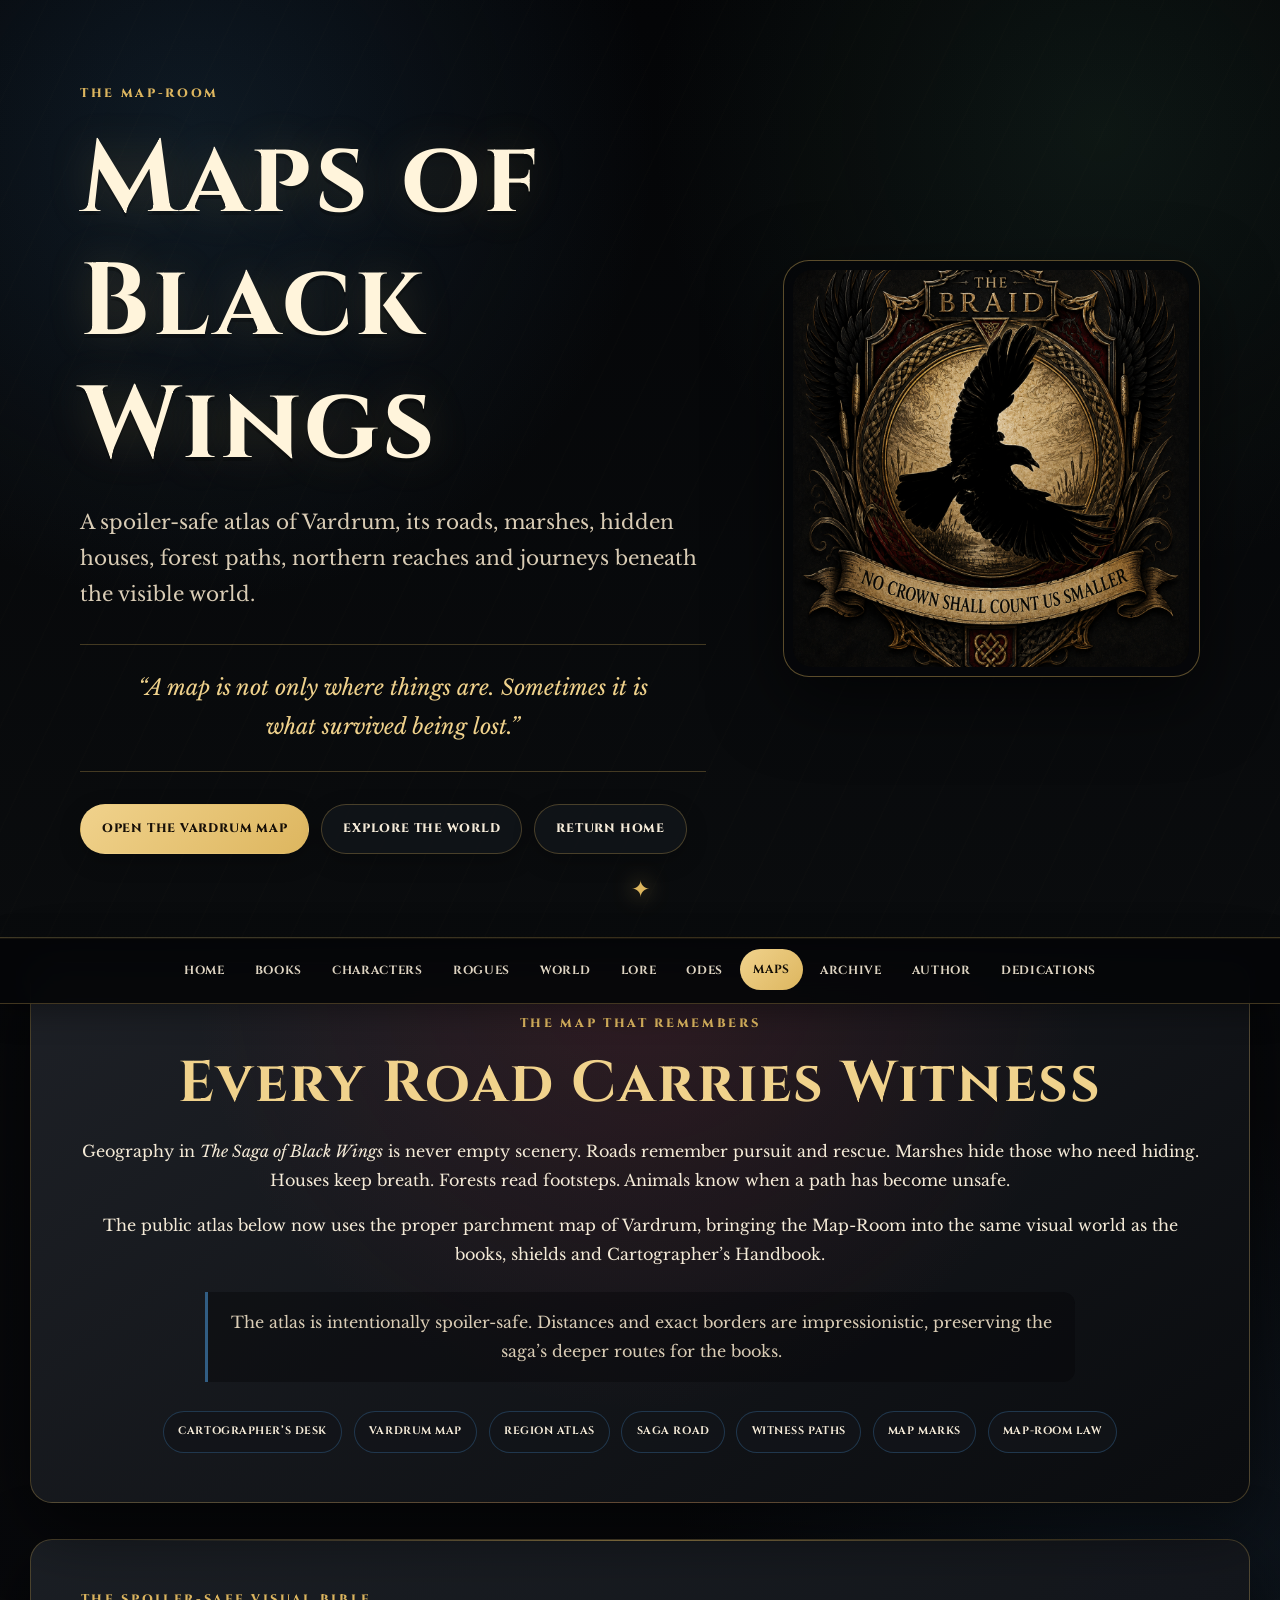
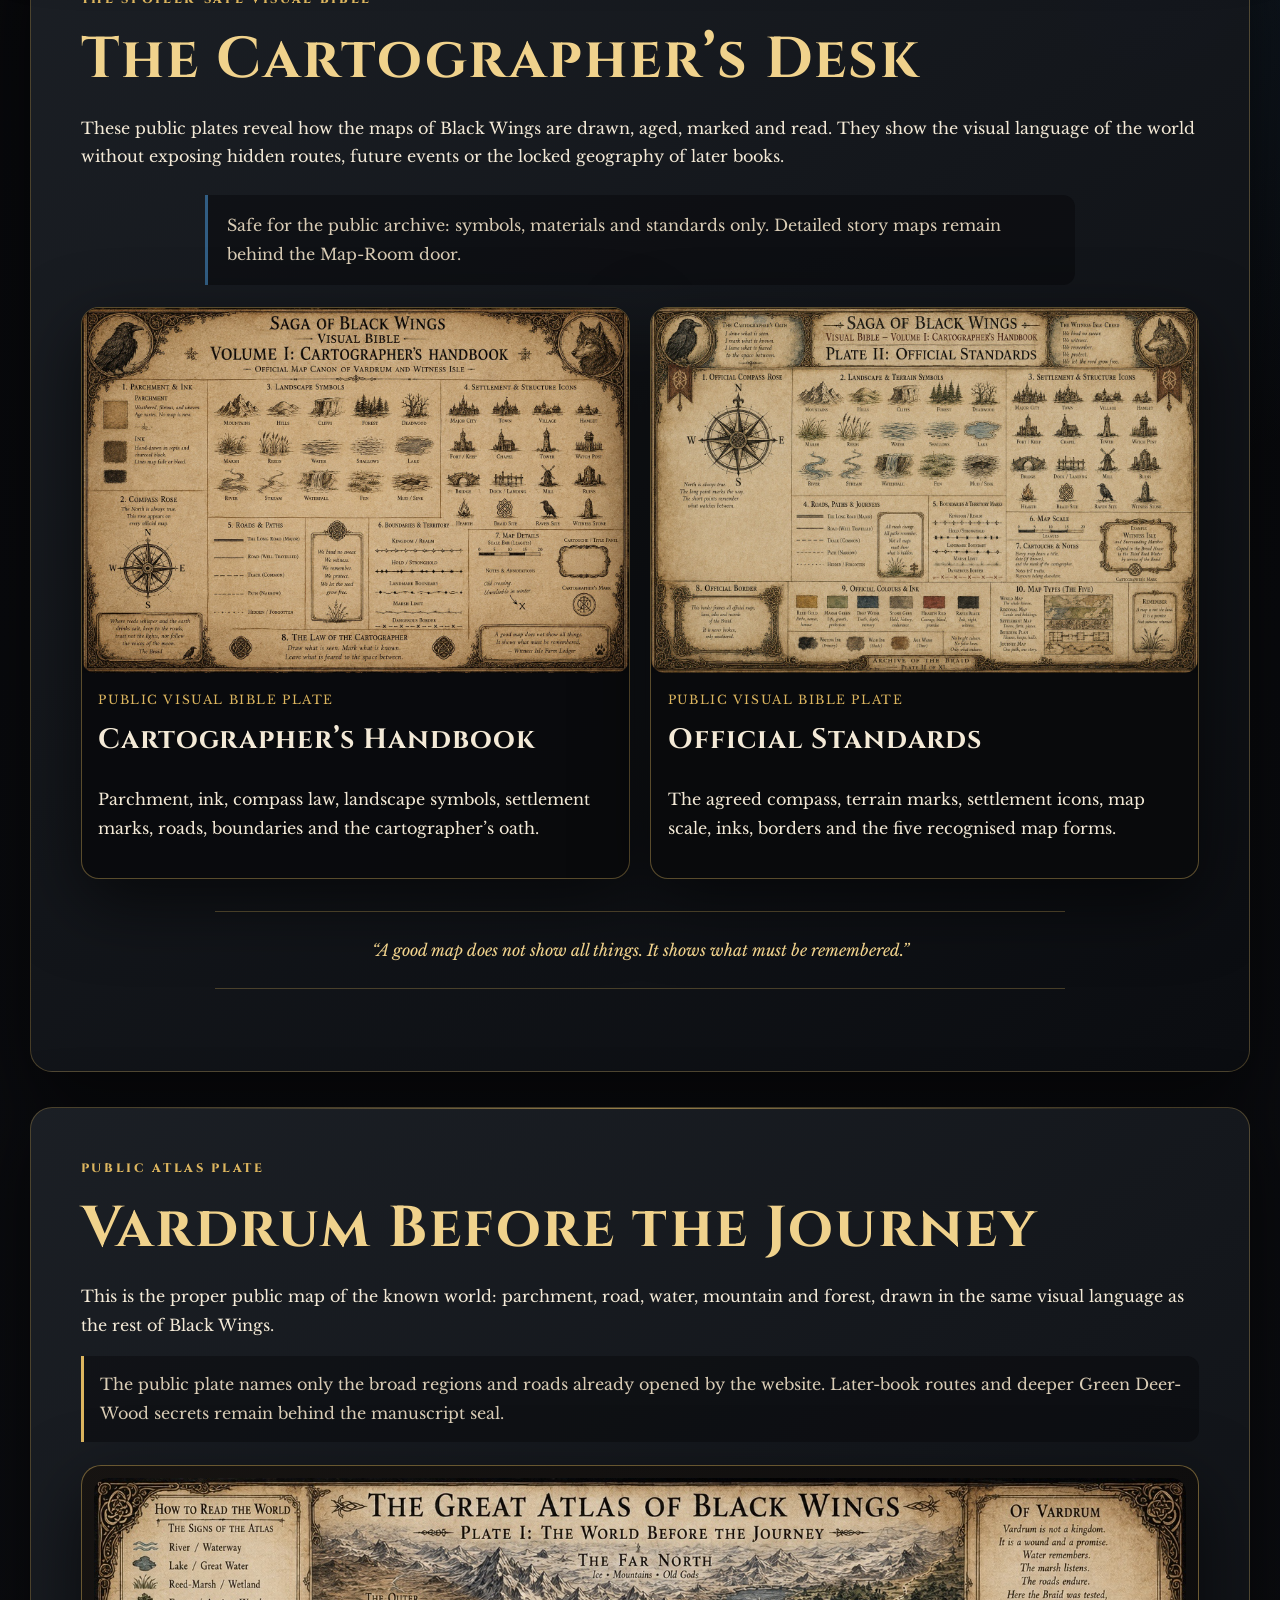
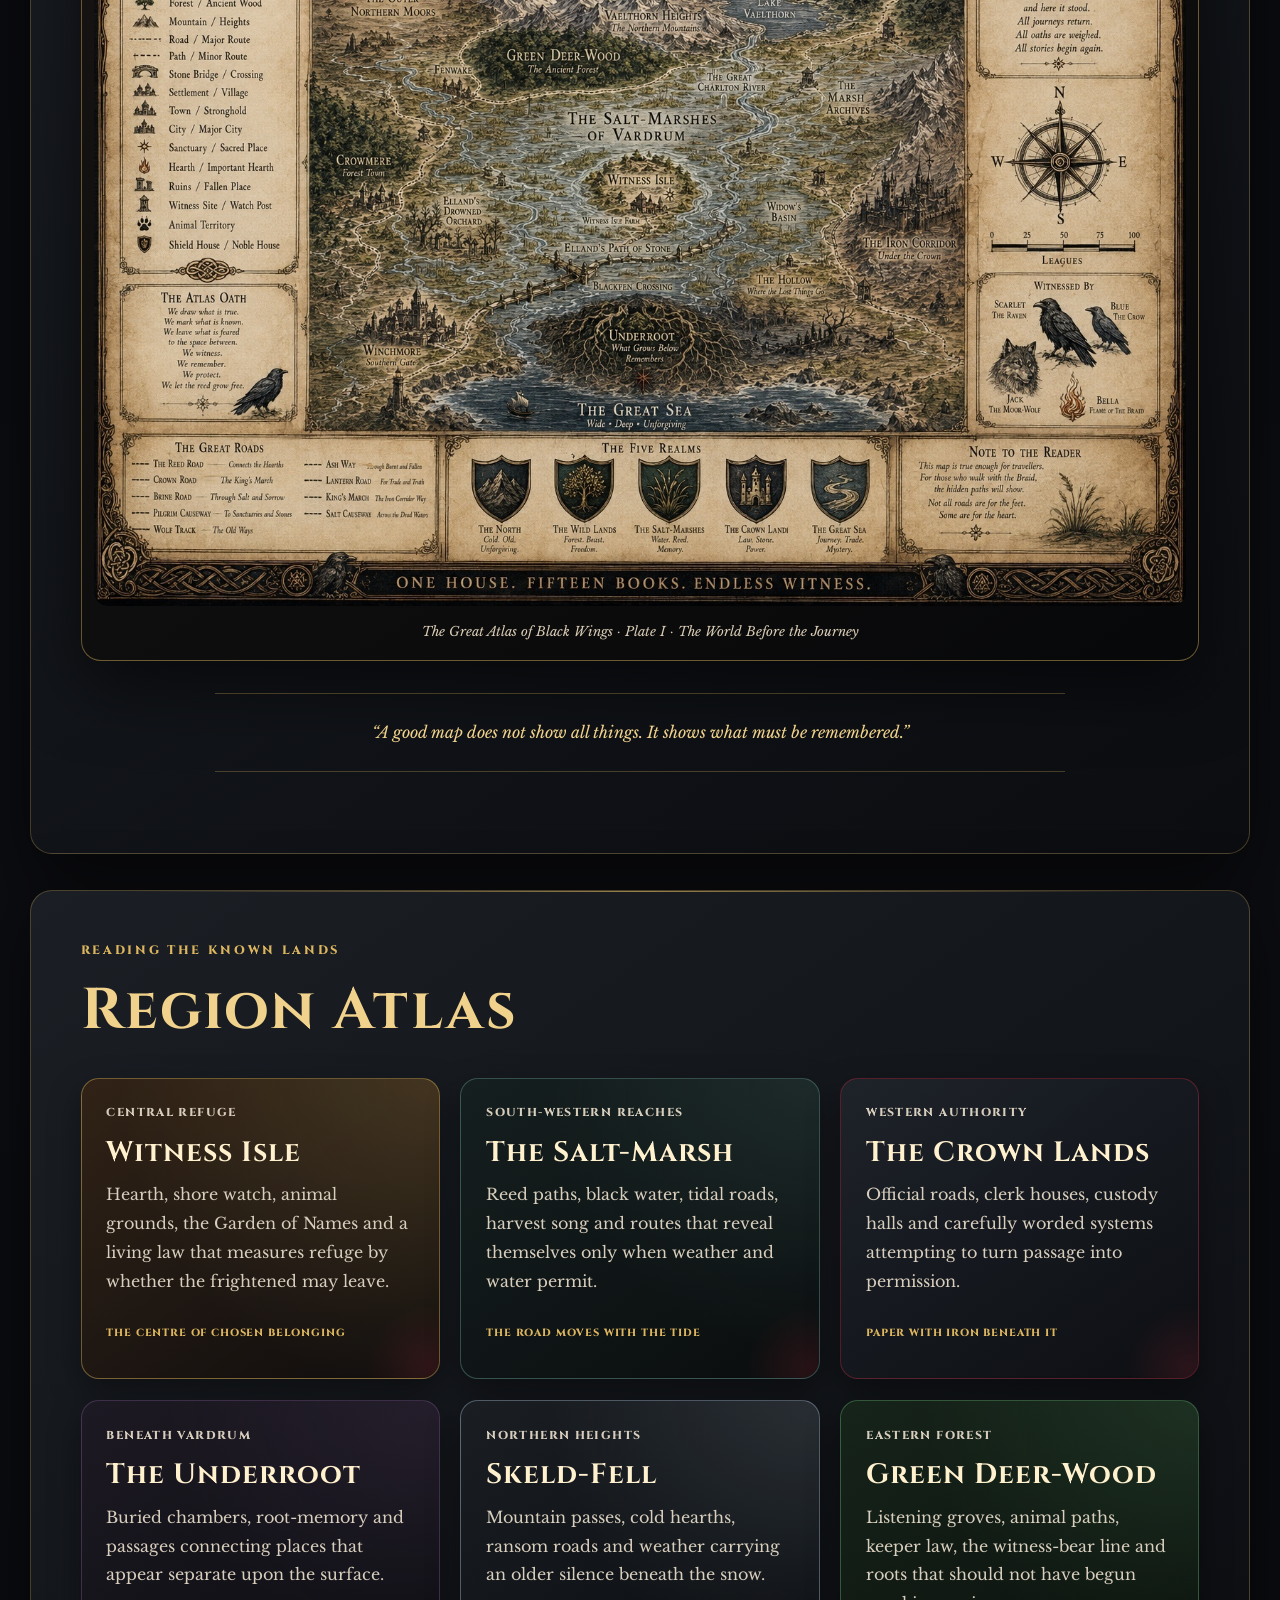
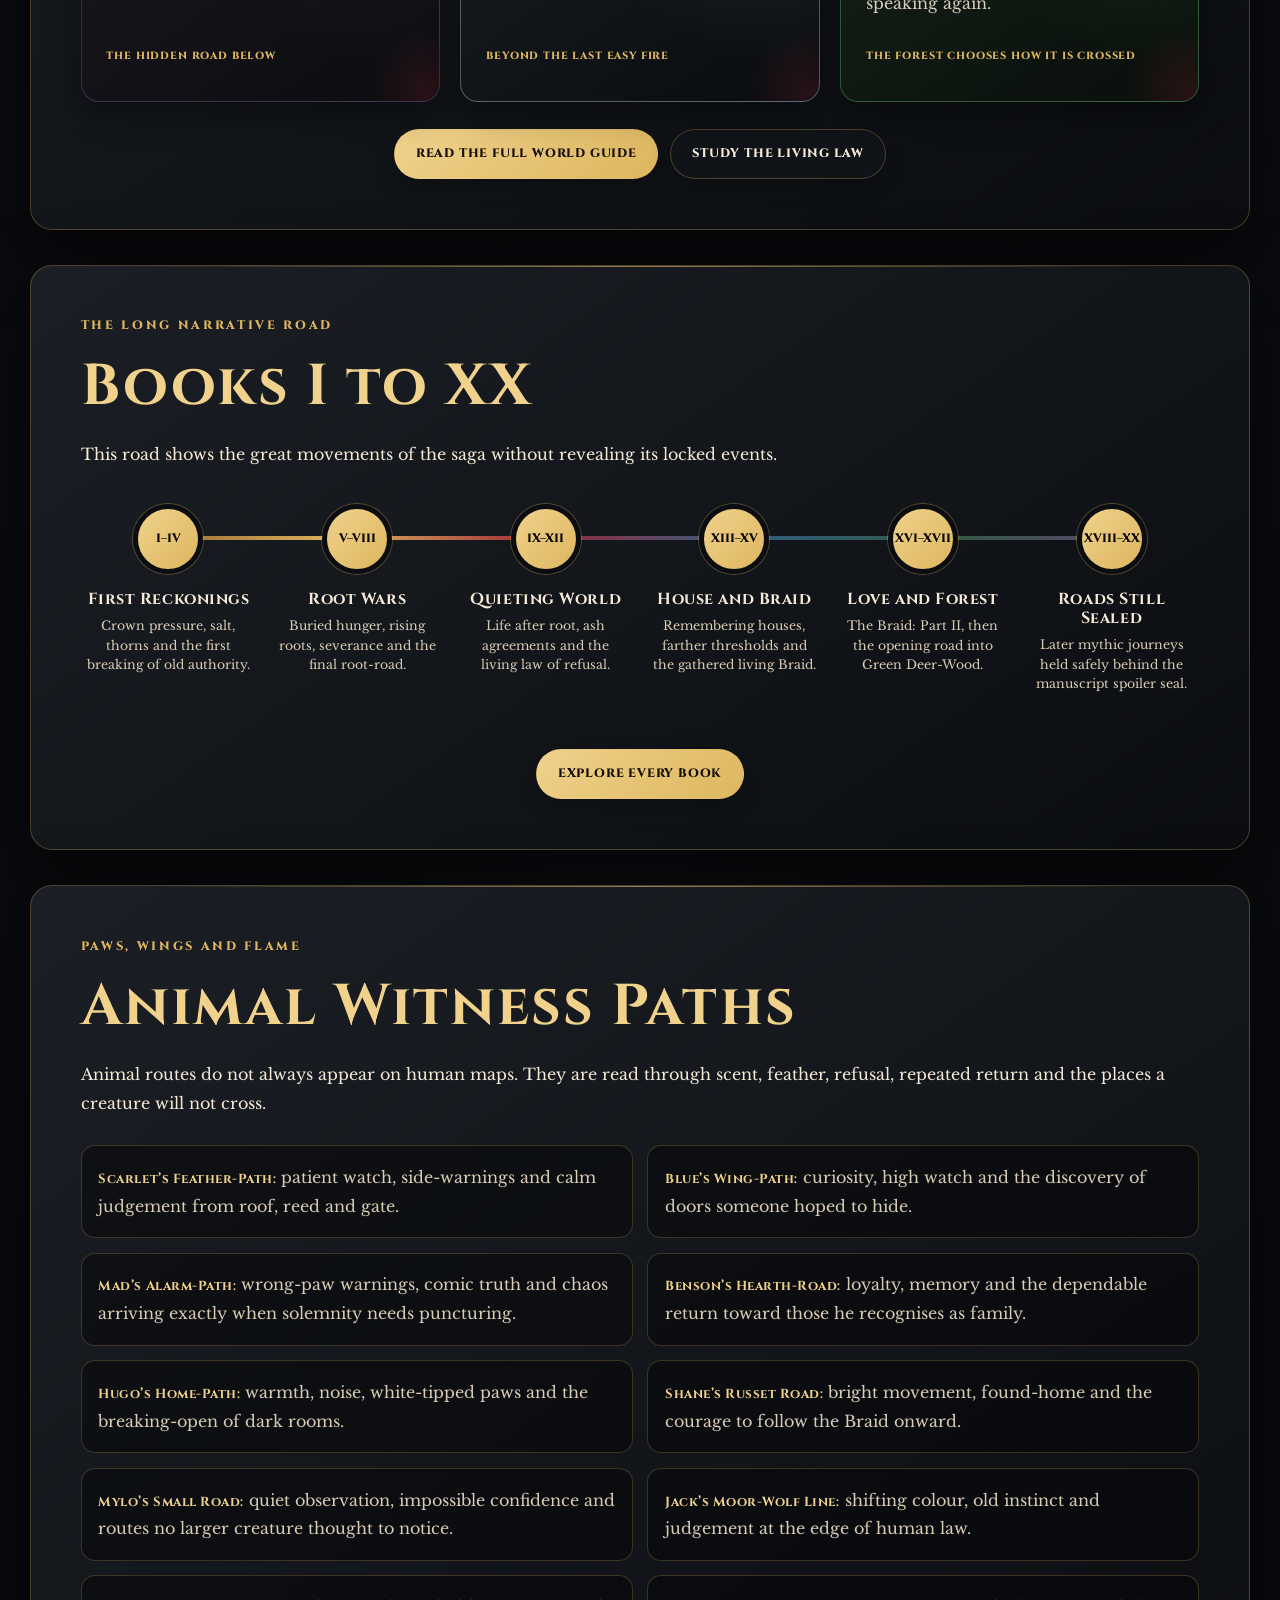
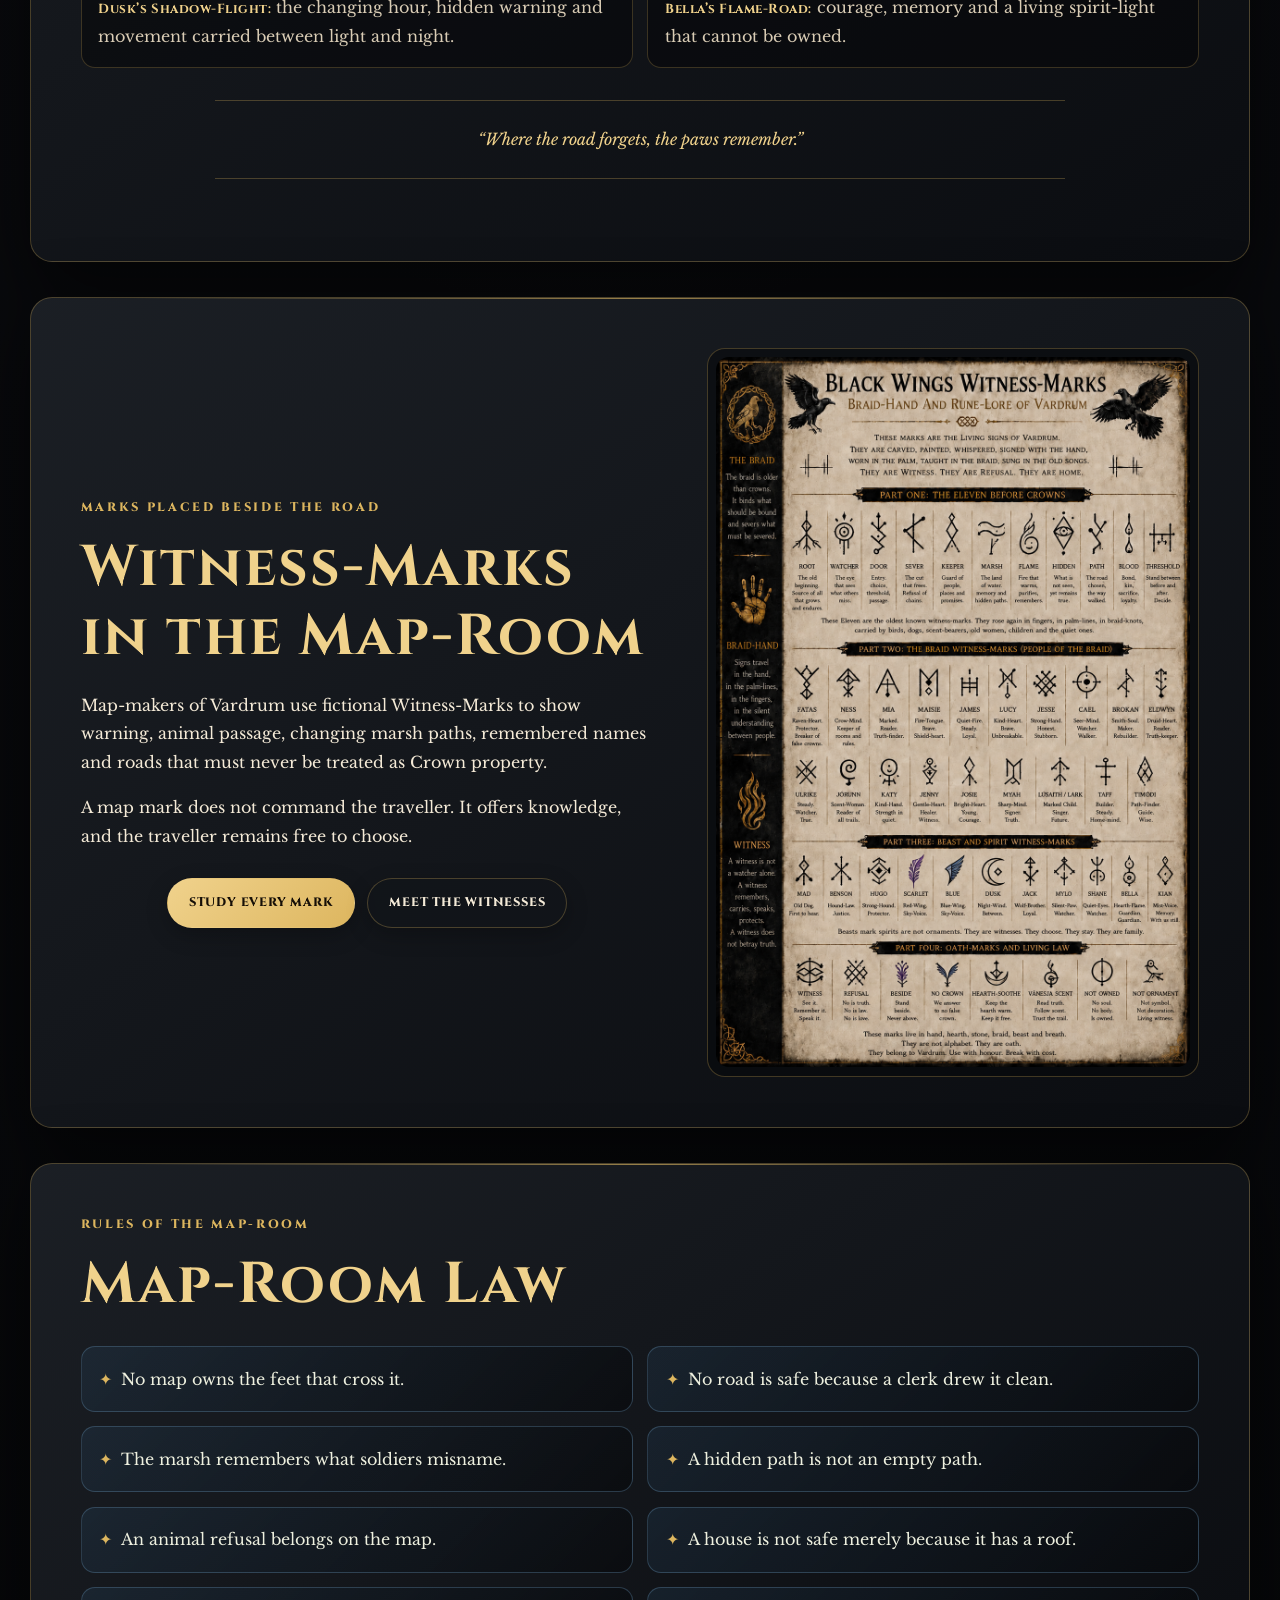
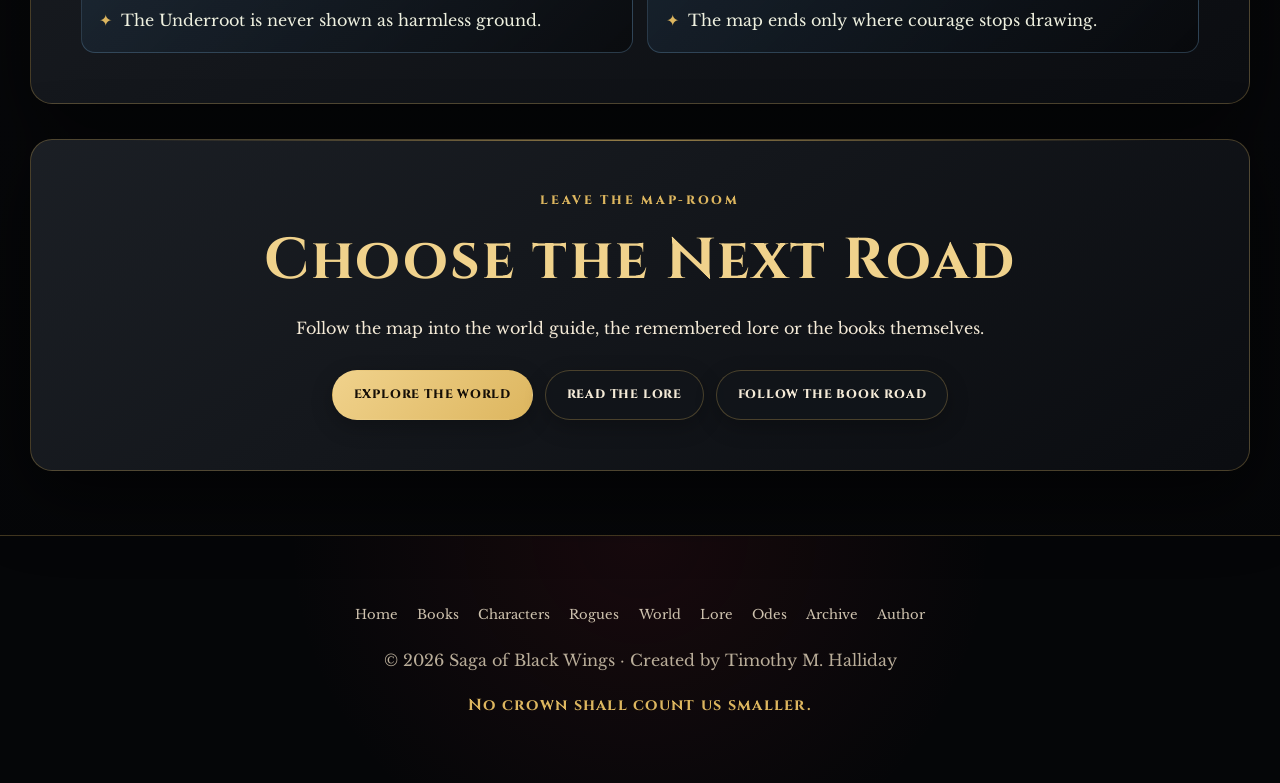
<file: maps.html>
<!DOCTYPE html>
<html lang="en">
<head>
  <meta charset="UTF-8" />
  <meta name="viewport" content="width=device-width, initial-scale=1.0" />

  <title>Maps | The Saga of Black Wings</title>

  <meta
    name="description"
    content="Open the spoiler-safe Map-Room of The Saga of Black Wings, with an illustrated public map of Vardrum, region routes, the saga road and animal witness paths."
  />
  <meta name="author" content="Timothy M. Halliday" />
  <meta name="theme-color" content="#050608" />

  <meta property="og:title" content="Maps | The Saga of Black Wings" />
  <meta
    property="og:description"
    content="A living map of Vardrum, Witness Isle, the Salt-Marsh, Skeld-Fell, Green Deer-Wood and the roads beneath the saga."
  />
  <meta property="og:type" content="website" />
  <meta property="og:url" content="https://sagaofblackwings.com/maps.html" />
  <meta
    property="og:image"
    content="https://sagaofblackwings.com/3B43F815-45F1-4657-A898-C6782F8507E6.png"
  />
  <meta
    property="og:image:alt"
    content="Black raven crest bearing the motto No Crown Shall Count Us Smaller"
  />

  <meta name="twitter:card" content="summary_large_image" />
  <meta name="twitter:title" content="Maps | The Saga of Black Wings" />
  <meta
    name="twitter:description"
    content="Enter the spoiler-safe Map-Room of Vardrum."
  />
  <meta
    name="twitter:image"
    content="https://sagaofblackwings.com/3B43F815-45F1-4657-A898-C6782F8507E6.png"
  />

  <link rel="canonical" href="https://sagaofblackwings.com/maps.html" />
  <link rel="stylesheet" href="style.css" />

  <style>
    .maps-hero {
      min-height: 74vh;
      padding-top: 5.2rem;
      padding-bottom: 5.2rem;
      background:
        radial-gradient(circle at 15% 15%, rgba(49, 93, 131, 0.23), transparent 29rem),
        radial-gradient(circle at 86% 14%, rgba(49, 90, 69, 0.2), transparent 28rem),
        linear-gradient(180deg, rgba(4, 5, 7, 0.97), rgba(10, 12, 14, 0.99));
    }

    .maps-hero-layout {
      display: grid;
      grid-template-columns: minmax(0, 1.08fr) minmax(270px, 0.72fr);
      gap: clamp(2rem, 6vw, 5rem);
      align-items: center;
      width: min(100%, 1120px);
      margin: 0 auto;
    }

    .maps-hero .hero-text {
      width: 100%;
      text-align: left;
    }

    .maps-hero .tagline,
    .maps-hero .hero-quote {
      margin-left: 0;
    }

    .maps-hero .hero-buttons {
      justify-content: flex-start;
    }

    .maps-crest {
      margin: 0;
      padding: 0.6rem;
      background: rgba(5, 6, 8, 0.75);
      border: 1px solid rgba(221, 182, 95, 0.4);
      border-radius: 26px;
      box-shadow: var(--shadow);
    }

    .maps-crest img {
      width: 100%;
      aspect-ratio: 1 / 1;
      object-fit: cover;
      border-radius: 19px;
    }

    .map-seal {
      max-width: 870px;
      margin: 1.5rem auto 0;
      padding: 1rem 1.2rem;
      color: var(--parchment-soft);
      background: rgba(5, 6, 8, 0.42);
      border-left: 3px solid var(--blue);
      border-radius: 0 12px 12px 0;
    }

    .map-nav {
      display: flex;
      flex-wrap: wrap;
      justify-content: center;
      gap: 0.7rem;
      margin-top: 1.8rem;
    }

    .map-nav a {
      display: inline-flex;
      align-items: center;
      min-height: 42px;
      padding: 0.55rem 0.9rem;
      color: var(--parchment);
      background: rgba(18, 21, 26, 0.84);
      border: 1px solid rgba(49, 93, 131, 0.5);
      border-radius: 999px;
      font-family: "Cinzel", Georgia, serif;
      font-size: 0.67rem;
      font-weight: 700;
      letter-spacing: 0.052em;
      text-decoration: none;
      text-transform: uppercase;
    }

    .map-nav a:hover {
      color: #081017;
      background: #8cb1cf;
      border-color: #8cb1cf;
    }

    .map-board {
      position: relative;
      overflow: hidden;
      padding: clamp(0.55rem, 2vw, 1.1rem);
      background:
        radial-gradient(circle at 52% 42%, rgba(221, 182, 95, 0.08), transparent 29rem),
        linear-gradient(145deg, rgba(18, 21, 23, 0.99), rgba(6, 8, 10, 0.99));
      border: 1px solid rgba(221, 182, 95, 0.36);
      border-radius: 22px;
      box-shadow: var(--shadow);
    }

    .map-board::before {
      content: "";
      position: absolute;
      inset: 0;
      pointer-events: none;
      opacity: 0.18;
      background-image:
        linear-gradient(rgba(240, 210, 140, 0.07) 1px, transparent 1px),
        linear-gradient(90deg, rgba(240, 210, 140, 0.055) 1px, transparent 1px);
      background-size: 44px 44px;
    }

    .map-board svg {
      position: relative;
      z-index: 1;
      width: 100%;
      height: auto;
      min-height: 440px;
    }

    .map-board .land {
      fill: #1a201e;
      stroke: rgba(221, 182, 95, 0.42);
      stroke-width: 3;
    }

    .map-board .island {
      fill: #20252a;
      stroke: rgba(240, 210, 140, 0.5);
      stroke-width: 3;
    }

    .map-board .water-line,
    .map-board .contour {
      fill: none;
      stroke: rgba(121, 161, 190, 0.17);
      stroke-width: 2;
    }

    .map-board .contour {
      stroke: rgba(221, 182, 95, 0.12);
    }

    .map-board .route {
      fill: none;
      stroke-linecap: round;
      stroke-width: 7;
    }

    .map-board .route-gold {
      stroke: #d7b05b;
    }

    .map-board .route-water {
      stroke: #557ea1;
      stroke-dasharray: 11 12;
    }

    .map-board .route-forest {
      stroke: #4f8967;
    }

    .map-board .route-crown {
      stroke: #8c3540;
    }

    .map-board .route-root {
      stroke: #6c586f;
      stroke-dasharray: 4 10;
    }

    .map-board .node-ring {
      fill: #090b0d;
      stroke: #f0d28c;
      stroke-width: 4;
    }

    .map-board .node-crown {
      stroke: #b5515d;
    }

    .map-board .node-water {
      stroke: #7baccd;
    }

    .map-board .node-forest {
      stroke: #70a980;
    }

    .map-board .node-root {
      stroke: #9c7aa8;
    }

    .map-board .node-north {
      stroke: #c4d5df;
    }

    .map-board .place-name {
      fill: #fff0ce;
      font-family: "Cinzel", Georgia, serif;
      font-size: 26px;
      font-weight: 800;
      paint-order: stroke;
      stroke: #050608;
      stroke-width: 8px;
      stroke-linejoin: round;
    }

    .map-board .place-sub {
      fill: #d9ccb5;
      font-family: Georgia, "Times New Roman", serif;
      font-size: 18px;
      font-style: italic;
      paint-order: stroke;
      stroke: #050608;
      stroke-width: 6px;
      stroke-linejoin: round;
    }

    .map-board .compass {
      fill: none;
      stroke: rgba(240, 210, 140, 0.55);
      stroke-width: 3;
    }

    .map-board .compass-text {
      fill: #f0d28c;
      font-family: "Cinzel", Georgia, serif;
      font-size: 22px;
      font-weight: 800;
    }

    .map-key {
      display: grid;
      grid-template-columns: repeat(5, minmax(0, 1fr));
      gap: 0.75rem;
      margin-top: 1.2rem;
    }

    .key-item {
      display: flex;
      align-items: center;
      gap: 0.55rem;
      min-height: 48px;
      padding: 0.7rem 0.8rem;
      color: var(--parchment-soft);
      background: rgba(5, 6, 8, 0.48);
      border: 1px solid rgba(221, 182, 95, 0.2);
      border-radius: 12px;
      font-size: 0.77rem;
    }

    .key-line {
      flex: 0 0 34px;
      height: 5px;
      border-radius: 999px;
    }

    .key-gold {
      background: #d7b05b;
    }

    .key-water {
      background:
        repeating-linear-gradient(
          90deg,
          #557ea1 0,
          #557ea1 9px,
          transparent 9px,
          transparent 14px
        );
    }

    .key-forest {
      background: #4f8967;
    }

    .key-crown {
      background: #8c3540;
    }

    .key-root {
      background:
        repeating-linear-gradient(
          90deg,
          #6c586f 0,
          #6c586f 4px,
          transparent 4px,
          transparent 10px
        );
    }

    .region-grid {
      grid-template-columns: repeat(3, minmax(0, 1fr));
    }

    .region-card {
      display: flex;
      flex-direction: column;
      min-height: 100%;
    }

    .region-card .map-note {
      margin-top: auto;
      padding-top: 0.8rem;
      color: var(--gold);
      font-family: "Cinzel", Georgia, serif;
      font-size: 0.65rem;
      font-weight: 800;
      letter-spacing: 0.08em;
      text-transform: uppercase;
    }

    .region-card.isle {
      border-color: rgba(221, 182, 95, 0.44);
    }

    .region-card.marsh {
      border-color: rgba(81, 122, 116, 0.58);
      background:
        radial-gradient(circle at 100% 0%, rgba(81, 122, 116, 0.2), transparent 17rem),
        linear-gradient(145deg, rgba(22, 32, 32, 0.97), rgba(10, 13, 14, 0.99));
    }

    .region-card.crown {
      border-color: rgba(159, 40, 55, 0.48);
    }

    .region-card.root {
      border-color: rgba(96, 70, 111, 0.56);
      background:
        radial-gradient(circle at 100% 0%, rgba(96, 70, 111, 0.21), transparent 17rem),
        linear-gradient(145deg, rgba(30, 26, 36, 0.97), rgba(10, 12, 15, 0.99));
    }

    .region-card.north {
      border-color: rgba(161, 180, 198, 0.44);
      background:
        radial-gradient(circle at 100% 0%, rgba(190, 210, 225, 0.13), transparent 17rem),
        linear-gradient(145deg, rgba(27, 31, 36, 0.97), rgba(9, 12, 15, 0.99));
    }

    .region-card.forest {
      border-color: rgba(71, 122, 81, 0.64);
      background:
        radial-gradient(circle at 100% 0%, rgba(71, 122, 81, 0.24), transparent 17rem),
        linear-gradient(145deg, rgba(23, 37, 27, 0.97), rgba(9, 14, 11, 0.99));
    }

    .saga-road {
      position: relative;
      display: grid;
      grid-template-columns: repeat(6, minmax(0, 1fr));
      gap: 0.8rem;
      margin-top: 2rem;
    }

    .saga-road::before {
      content: "";
      position: absolute;
      top: 35px;
      right: 5%;
      left: 5%;
      height: 4px;
      background:
        linear-gradient(
          90deg,
          var(--gold-dark),
          var(--gold),
          var(--crimson),
          var(--blue),
          var(--forest),
          var(--purple)
        );
      border-radius: 999px;
    }

    .road-stage {
      position: relative;
      z-index: 1;
      padding: 0.2rem 0.35rem 1rem;
      text-align: center;
    }

    .road-dot {
      display: grid;
      width: 70px;
      height: 70px;
      margin: 0 auto 1rem;
      place-items: center;
      color: #0d0a05;
      background: linear-gradient(135deg, var(--gold-bright), var(--gold));
      border: 5px solid #0b0d11;
      border-radius: 50%;
      box-shadow: 0 0 0 1px rgba(221, 182, 95, 0.35);
      font-family: "Cinzel", Georgia, serif;
      font-size: 0.75rem;
      font-weight: 800;
    }

    .road-stage h3 {
      margin-bottom: 0.45rem;
      font-size: 1rem;
    }

    .road-stage p {
      color: var(--parchment-soft);
      font-size: 0.78rem;
      line-height: 1.55;
    }

    .path-list {
      display: grid;
      grid-template-columns: repeat(2, minmax(0, 1fr));
      gap: 0.9rem;
      margin-top: 1.7rem;
    }

    .path-card {
      margin: 0;
      padding: 1.05rem;
      color: var(--parchment-soft);
      background: rgba(5, 6, 8, 0.48);
      border: 1px solid rgba(221, 182, 95, 0.23);
      border-radius: 14px;
    }

    .path-card strong {
      color: var(--gold-bright);
      font-family: "Cinzel", Georgia, serif;
      font-size: 0.82rem;
      letter-spacing: 0.04em;
    }

    .mark-plate {
      display: grid;
      grid-template-columns: minmax(0, 1fr) minmax(270px, 0.86fr);
      gap: clamp(1.5rem, 5vw, 3.3rem);
      align-items: center;
    }

    .mark-plate figure {
      margin: 0;
      padding: 0.55rem;
      background: rgba(5, 6, 8, 0.5);
      border: 1px solid rgba(221, 182, 95, 0.27);
      border-radius: 18px;
    }

    .mark-plate img {
      width: 100%;
      border-radius: 13px;
    }

    .map-law-grid {
      display: grid;
      grid-template-columns: repeat(2, minmax(0, 1fr));
      gap: 0.9rem;
      margin-top: 1.7rem;
    }

    .map-law {
      margin: 0;
      padding: 1.1rem;
      color: #eef0df;
      background:
        linear-gradient(135deg, rgba(49, 93, 131, 0.18), rgba(5, 6, 8, 0.52));
      border: 1px solid rgba(92, 132, 164, 0.38);
      border-radius: 14px;
    }

    .map-law::before {
      content: "✦";
      margin-right: 0.55rem;
      color: var(--gold);
    }

    @media (max-width: 1040px) {
      .maps-hero-layout,
      .mark-plate {
        grid-template-columns: 1fr;
      }

      .maps-hero .hero-text {
        text-align: center;
      }

      .maps-hero .tagline,
      .maps-hero .hero-quote {
        margin-right: auto;
        margin-left: auto;
      }

      .maps-hero .hero-buttons {
        justify-content: center;
      }

      .maps-crest,
      .mark-plate figure {
        width: min(100%, 560px);
        margin: 0 auto;
      }

      .region-grid {
        grid-template-columns: repeat(2, minmax(0, 1fr));
      }

      .saga-road {
        grid-template-columns: repeat(3, minmax(0, 1fr));
      }

      .saga-road::before {
        display: none;
      }

      .map-key {
        grid-template-columns: repeat(2, minmax(0, 1fr));
      }
    }

    @media (max-width: 720px) {
      .maps-hero {
        min-height: auto;
      }

      .map-nav {
        align-items: stretch;
        flex-direction: column;
      }

      .map-nav a {
        justify-content: center;
        width: 100%;
      }

      .map-board {
        overflow-x: auto;
      }

      .map-board svg {
        width: 900px;
        max-width: none;
        min-height: 580px;
      }

      .region-grid,
      .saga-road,
      .path-list,
      .map-law-grid,
      .map-key {
        grid-template-columns: 1fr;
      }
    }
  
    .cartographer-grid {
      display: grid;
      grid-template-columns: repeat(2, minmax(0, 1fr));
      gap: 1.25rem;
      margin-top: 1.4rem;
    }

    .cartographer-plate {
      overflow: hidden;
      background: rgba(9, 10, 12, 0.92);
      border: 1px solid rgba(221, 182, 95, 0.38);
      border-radius: 18px;
      box-shadow: var(--shadow);
    }

    .cartographer-plate a {
      display: block;
      background: #08090b;
    }

    .cartographer-plate img {
      width: 100%;
      height: auto;
      display: block;
    }

    .cartographer-copy {
      padding: 1rem 1.05rem 1.2rem;
    }

    .cartographer-copy h3 {
      margin-top: 0;
    }

    .cartographer-status {
      color: var(--gold);
      font-size: 0.76rem;
      letter-spacing: 0.13em;
      text-transform: uppercase;
    }

    @media (max-width: 760px) {
      .cartographer-grid {
        grid-template-columns: 1fr;
      }
    }

  
    .public-atlas-figure {
      margin: 1.4rem 0 0;
      padding: clamp(0.45rem, 1.5vw, 0.8rem);
      background:
        linear-gradient(145deg, rgba(23, 20, 18, 0.98), rgba(7, 8, 10, 0.99));
      border: 1px solid rgba(221, 182, 95, 0.44);
      border-radius: 20px;
      box-shadow: var(--shadow);
    }

    .public-atlas-figure a {
      display: block;
      overflow: hidden;
      border-radius: 14px;
    }

    .public-atlas-figure img {
      width: 100%;
      height: auto;
      display: block;
    }

    .public-atlas-figure figcaption {
      padding: 0.85rem 0.45rem 0.25rem;
      color: var(--parchment-soft);
      font-size: 0.82rem;
      font-style: italic;
      text-align: center;
    }

    .atlas-notice {
      margin-top: 1rem;
      padding: 0.9rem 1rem;
      color: var(--parchment-soft);
      background: rgba(5, 6, 8, 0.42);
      border-left: 3px solid var(--gold);
      border-radius: 0 12px 12px 0;
    }

  </style>

  <script type="application/ld+json">
  {
    "@context": "https://schema.org",
    "@type": "CollectionPage",
    "name": "Maps of The Saga of Black Wings",
    "url": "https://sagaofblackwings.com/maps.html",
    "description": "The spoiler-safe Map-Room of Vardrum and The Saga of Black Wings.",
    "author": {
      "@type": "Person",
      "name": "Timothy M. Halliday"
    }
  }
  </script>
</head>

<body>
  <a class="skip-link" href="#main-content">Skip to main content</a>

  <header class="page-hero maps-hero">
    <div class="maps-hero-layout">
      <div class="hero-text">
        <p class="eyebrow">The Map-Room</p>

        <h1>Maps of Black Wings</h1>

        <p class="tagline">
          A spoiler-safe atlas of Vardrum, its roads, marshes, hidden houses,
          forest paths, northern reaches and journeys beneath the visible world.
        </p>

        <blockquote class="hero-quote">
          “A map is not only where things are. Sometimes it is what survived being lost.”
        </blockquote>

        <div class="hero-buttons">
          <a href="#vardrum-map" class="button primary">Open the Vardrum Map</a>
          <a href="world.html" class="button secondary">Explore the World</a>
          <a href="index.html" class="button secondary">Return Home</a>
        </div>
      </div>

      <figure class="maps-crest">
        <img
          src="3B43F815-45F1-4657-A898-C6782F8507E6.png"
          alt="Black raven crest bearing the motto No Crown Shall Count Us Smaller"
          width="1122"
          height="1402"
          fetchpriority="high"
        />
      </figure>
    </div>
  </header>

  <nav class="site-nav" aria-label="Main navigation">
    <a href="index.html">Home</a>
    <a href="books.html">Books</a>
    <a href="characters.html">Characters</a>
    <a href="rogues.html">Rogues</a>
    <a href="world.html">World</a>
    <a href="lore.html">Lore</a>
    <a href="odes.html">Odes</a>
    <a href="maps.html" aria-current="page">Maps</a>
    <a href="archive.html">Archive</a>
    <a href="author.html">Author</a>
    <a href="dedications.html">Dedications</a>
  </nav>

  <main id="main-content">
    <section class="panel intro-panel">
      <p class="eyebrow">The Map That Remembers</p>
      <h2>Every Road Carries Witness</h2>

      <p>
        Geography in <em>The Saga of Black Wings</em> is never empty scenery.
        Roads remember pursuit and rescue. Marshes hide those who need hiding.
        Houses keep breath. Forests read footsteps. Animals know when a path has
        become unsafe.
      </p>

      <p>
        The public atlas below now uses the proper parchment map of Vardrum, bringing the Map-Room into the same visual world as the books, shields and Cartographer’s Handbook.
      </p>

      <p class="map-seal">
        The atlas is intentionally spoiler-safe. Distances and exact borders are
        impressionistic, preserving the saga’s deeper routes for the books.
      </p>

      <nav class="map-nav" aria-label="Jump to map sections">
        <a href="#cartographers-desk">Cartographer’s Desk</a>
        <a href="#vardrum-map">Vardrum Map</a>
        <a href="#region-atlas">Region Atlas</a>
        <a href="#saga-road">Saga Road</a>
        <a href="#witness-paths">Witness Paths</a>
        <a href="#map-marks">Map Marks</a>
        <a href="#map-law">Map-Room Law</a>
      </nav>
    </section>

    <section class="panel" id="cartographers-desk">
      <p class="eyebrow">The Spoiler-Safe Visual Bible</p>
      <h2>The Cartographer’s Desk</h2>

      <p>
        These public plates reveal how the maps of Black Wings are drawn, aged,
        marked and read. They show the visual language of the world without
        exposing hidden routes, future events or the locked geography of later
        books.
      </p>

      <p class="map-seal">
        Safe for the public archive: symbols, materials and standards only.
        Detailed story maps remain behind the Map-Room door.
      </p>

      <div class="cartographer-grid">
        <article class="cartographer-plate">
          <a
            href="cartographers-handbook-plate-one.jpg"
            target="_blank"
            rel="noopener"
            aria-label="Open Cartographer's Handbook Plate I at full size"
          >
            <img
              src="cartographers-handbook-plate-one.jpg"
              alt="Saga of Black Wings Visual Bible, Cartographer's Handbook Plate I"
              width="1536"
              height="1024"
              loading="lazy"
            />
          </a>
          <div class="cartographer-copy">
            <p class="cartographer-status">Public Visual Bible Plate</p>
            <h3>Cartographer’s Handbook</h3>
            <p>
              Parchment, ink, compass law, landscape symbols, settlement marks,
              roads, boundaries and the cartographer’s oath.
            </p>
          </div>
        </article>

        <article class="cartographer-plate">
          <a
            href="cartographers-handbook-official-standards.jpg"
            target="_blank"
            rel="noopener"
            aria-label="Open Official Cartographic Standards Plate II at full size"
          >
            <img
              src="cartographers-handbook-official-standards.jpg"
              alt="Saga of Black Wings Visual Bible, Official Cartographic Standards Plate II"
              width="1536"
              height="1024"
              loading="lazy"
            />
          </a>
          <div class="cartographer-copy">
            <p class="cartographer-status">Public Visual Bible Plate</p>
            <h3>Official Standards</h3>
            <p>
              The agreed compass, terrain marks, settlement icons, map scale,
              inks, borders and the five recognised map forms.
            </p>
          </div>
        </article>
      </div>

      <blockquote>
        “A good map does not show all things. It shows what must be remembered.”
      </blockquote>
    </section>

    <section class="panel" id="vardrum-map">
      <p class="eyebrow">Public Atlas Plate</p>
      <h2>Vardrum Before the Journey</h2>

      <p>
        This is the proper public map of the known world: parchment, road,
        water, mountain and forest, drawn in the same visual language as the
        rest of Black Wings.
      </p>

      <p class="atlas-notice">
        The public plate names only the broad regions and roads already opened
        by the website. Later-book routes and deeper Green Deer-Wood secrets
        remain behind the manuscript seal.
      </p>

      <figure class="public-atlas-figure">
        <a
          href="vardrum-public-atlas.jpg"
          target="_blank"
          rel="noopener"
          aria-label="Open the public atlas of Vardrum at full size"
        >
          <img
            src="vardrum-public-atlas.jpg"
            alt="Parchment atlas map of Vardrum showing the broad known regions, roads, seas, mountains, marshes and Green Deer-Wood"
            width="1536"
            height="1024"
            loading="lazy"
          />
        </a>
        <figcaption>
          The Great Atlas of Black Wings · Plate I · The World Before the Journey
        </figcaption>
      </figure>

      <blockquote>
        “A good map does not show all things. It shows what must be remembered.”
      </blockquote>
    </section>

    <section class="panel" id="region-atlas">
      <p class="eyebrow">Reading the Known Lands</p>
      <h2>Region Atlas</h2>

      <div class="book-grid region-grid">
        <article class="book-card region-card isle featured-book">
          <p class="book-number">Central Refuge</p>
          <h3>Witness Isle</h3>
          <p>
            Hearth, shore watch, animal grounds, the Garden of Names and a
            living law that measures refuge by whether the frightened may leave.
          </p>
          <p class="map-note">The centre of chosen belonging</p>
        </article>

        <article class="book-card region-card marsh">
          <p class="book-number">South-Western Reaches</p>
          <h3>The Salt-Marsh</h3>
          <p>
            Reed paths, black water, tidal roads, harvest song and routes that
            reveal themselves only when weather and water permit.
          </p>
          <p class="map-note">The road moves with the tide</p>
        </article>

        <article class="book-card region-card crown">
          <p class="book-number">Western Authority</p>
          <h3>The Crown Lands</h3>
          <p>
            Official roads, clerk houses, custody halls and carefully worded
            systems attempting to turn passage into permission.
          </p>
          <p class="map-note">Paper with iron beneath it</p>
        </article>

        <article class="book-card region-card root">
          <p class="book-number">Beneath Vardrum</p>
          <h3>The Underroot</h3>
          <p>
            Buried chambers, root-memory and passages connecting places that
            appear separate upon the surface.
          </p>
          <p class="map-note">The hidden road below</p>
        </article>

        <article class="book-card region-card north">
          <p class="book-number">Northern Heights</p>
          <h3>Skeld-Fell</h3>
          <p>
            Mountain passes, cold hearths, ransom roads and weather carrying an
            older silence beneath the snow.
          </p>
          <p class="map-note">Beyond the last easy fire</p>
        </article>

        <article class="book-card region-card forest">
          <p class="book-number">Eastern Forest</p>
          <h3>Green Deer-Wood</h3>
          <p>
            Listening groves, animal paths, keeper law, the witness-bear line
            and roots that should not have begun speaking again.
          </p>
          <p class="map-note">The forest chooses how it is crossed</p>
        </article>
      </div>

      <div class="hero-buttons">
        <a href="world.html" class="button primary">Read the Full World Guide</a>
        <a href="lore.html" class="button secondary">Study the Living Law</a>
      </div>
    </section>

    <section class="panel" id="saga-road">
      <p class="eyebrow">The Long Narrative Road</p>
      <h2>Books I to XX</h2>

      <p>
        This road shows the great movements of the saga without revealing its
        locked events.
      </p>

      <div class="saga-road">
        <article class="road-stage">
          <div class="road-dot">I–IV</div>
          <h3>First Reckonings</h3>
          <p>Crown pressure, salt, thorns and the first breaking of old authority.</p>
        </article>

        <article class="road-stage">
          <div class="road-dot">V–VIII</div>
          <h3>Root Wars</h3>
          <p>Buried hunger, rising roots, severance and the final root-road.</p>
        </article>

        <article class="road-stage">
          <div class="road-dot">IX–XII</div>
          <h3>Quieting World</h3>
          <p>Life after root, ash agreements and the living law of refusal.</p>
        </article>

        <article class="road-stage">
          <div class="road-dot">XIII–XV</div>
          <h3>House and Braid</h3>
          <p>Remembering houses, farther thresholds and the gathered living Braid.</p>
        </article>

        <article class="road-stage">
          <div class="road-dot">XVI–XVII</div>
          <h3>Love and Forest</h3>
          <p>The Braid: Part II, then the opening road into Green Deer-Wood.</p>
        </article>

        <article class="road-stage">
          <div class="road-dot">XVIII–XX</div>
          <h3>Roads Still Sealed</h3>
          <p>Later mythic journeys held safely behind the manuscript spoiler seal.</p>
        </article>
      </div>

      <div class="hero-buttons">
        <a href="books.html" class="button primary">Explore Every Book</a>
      </div>
    </section>

    <section class="panel" id="witness-paths">
      <p class="eyebrow">Paws, Wings and Flame</p>
      <h2>Animal Witness Paths</h2>

      <p>
        Animal routes do not always appear on human maps. They are read through
        scent, feather, refusal, repeated return and the places a creature will
        not cross.
      </p>

      <div class="path-list">
        <p class="path-card">
          <strong>Scarlet’s Feather-Path:</strong>
          patient watch, side-warnings and calm judgement from roof, reed and gate.
        </p>

        <p class="path-card">
          <strong>Blue’s Wing-Path:</strong>
          curiosity, high watch and the discovery of doors someone hoped to hide.
        </p>

        <p class="path-card">
          <strong>Mad’s Alarm-Path:</strong>
          wrong-paw warnings, comic truth and chaos arriving exactly when solemnity needs puncturing.
        </p>

        <p class="path-card">
          <strong>Benson’s Hearth-Road:</strong>
          loyalty, memory and the dependable return toward those he recognises as family.
        </p>

        <p class="path-card">
          <strong>Hugo’s Home-Path:</strong>
          warmth, noise, white-tipped paws and the breaking-open of dark rooms.
        </p>

        <p class="path-card">
          <strong>Shane’s Russet Road:</strong>
          bright movement, found-home and the courage to follow the Braid onward.
        </p>

        <p class="path-card">
          <strong>Mylo’s Small Road:</strong>
          quiet observation, impossible confidence and routes no larger creature thought to notice.
        </p>

        <p class="path-card">
          <strong>Jack’s Moor-Wolf Line:</strong>
          shifting colour, old instinct and judgement at the edge of human law.
        </p>

        <p class="path-card">
          <strong>Dusk’s Shadow-Flight:</strong>
          the changing hour, hidden warning and movement carried between light and night.
        </p>

        <p class="path-card">
          <strong>Bella’s Flame-Road:</strong>
          courage, memory and a living spirit-light that cannot be owned.
        </p>
      </div>

      <blockquote>
        “Where the road forgets, the paws remember.”
      </blockquote>
    </section>

    <section class="panel mark-plate" id="map-marks">
      <div>
        <p class="eyebrow">Marks Placed Beside the Road</p>
        <h2>Witness-Marks in the Map-Room</h2>

        <p>
          Map-makers of Vardrum use fictional Witness-Marks to show warning,
          animal passage, changing marsh paths, remembered names and roads that
          must never be treated as Crown property.
        </p>

        <p>
          A map mark does not command the traveller. It offers knowledge, and
          the traveller remains free to choose.
        </p>

        <div class="hero-buttons">
          <a href="lore.html#witness-marks" class="button primary">Study Every Mark</a>
          <a href="characters.html#animal-witnesses" class="button secondary">Meet the Witnesses</a>
        </div>
      </div>

      <figure>
        <img
          src="2BBF05BA-25CC-4628-A950-B1068F109A6E.png"
          alt="Black Wings fictional Witness-Marks archive plate"
          width="1024"
          height="1536"
          loading="lazy"
        />
      </figure>
    </section>

    <section class="panel" id="map-law">
      <p class="eyebrow">Rules of the Map-Room</p>
      <h2>Map-Room Law</h2>

      <div class="map-law-grid">
        <p class="map-law">No map owns the feet that cross it.</p>
        <p class="map-law">No road is safe because a clerk drew it clean.</p>
        <p class="map-law">The marsh remembers what soldiers misname.</p>
        <p class="map-law">A hidden path is not an empty path.</p>
        <p class="map-law">An animal refusal belongs on the map.</p>
        <p class="map-law">A house is not safe merely because it has a roof.</p>
        <p class="map-law">The Underroot is never shown as harmless ground.</p>
        <p class="map-law">The map ends only where courage stops drawing.</p>
      </div>
    </section>

    <section class="panel final-road-panel">
      <p class="eyebrow">Leave the Map-Room</p>
      <h2>Choose the Next Road</h2>

      <p>
        Follow the map into the world guide, the remembered lore or the books
        themselves.
      </p>

      <div class="hero-buttons">
        <a href="world.html" class="button primary">Explore the World</a>
        <a href="lore.html" class="button secondary">Read the Lore</a>
        <a href="books.html" class="button secondary">Follow the Book Road</a>
      </div>
    </section>
  </main>

  <footer>
    <nav class="footer-nav" aria-label="Footer navigation">
      <a href="index.html">Home</a>
      <a href="books.html">Books</a>
      <a href="characters.html">Characters</a>
      <a href="rogues.html">Rogues</a>
      <a href="world.html">World</a>
      <a href="lore.html">Lore</a>
      <a href="odes.html">Odes</a>
      <a href="archive.html">Archive</a>
      <a href="author.html">Author</a>
    </nav>

    <p>© 2026 Saga of Black Wings · Created by Timothy M. Halliday</p>
    <p class="footer-motto">No crown shall count us smaller.</p>
  </footer>
</body>
</html>
</file>
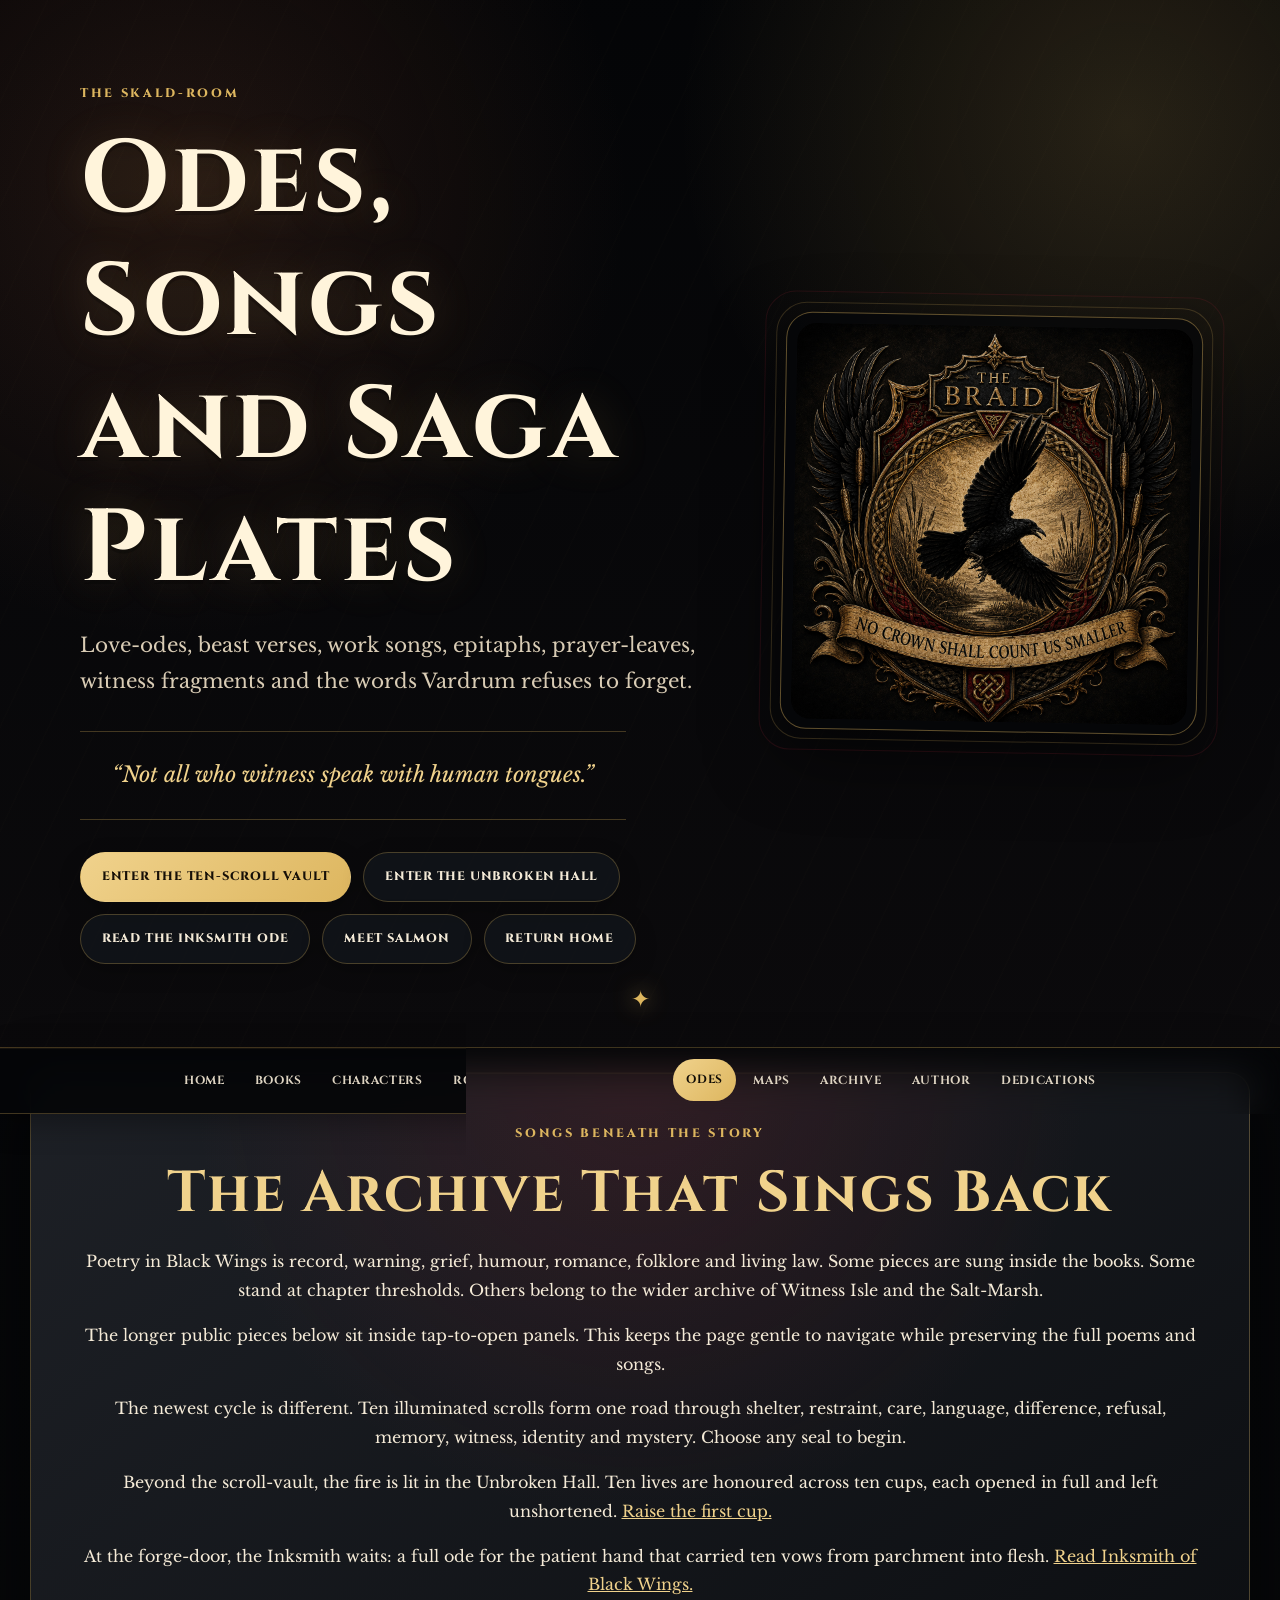
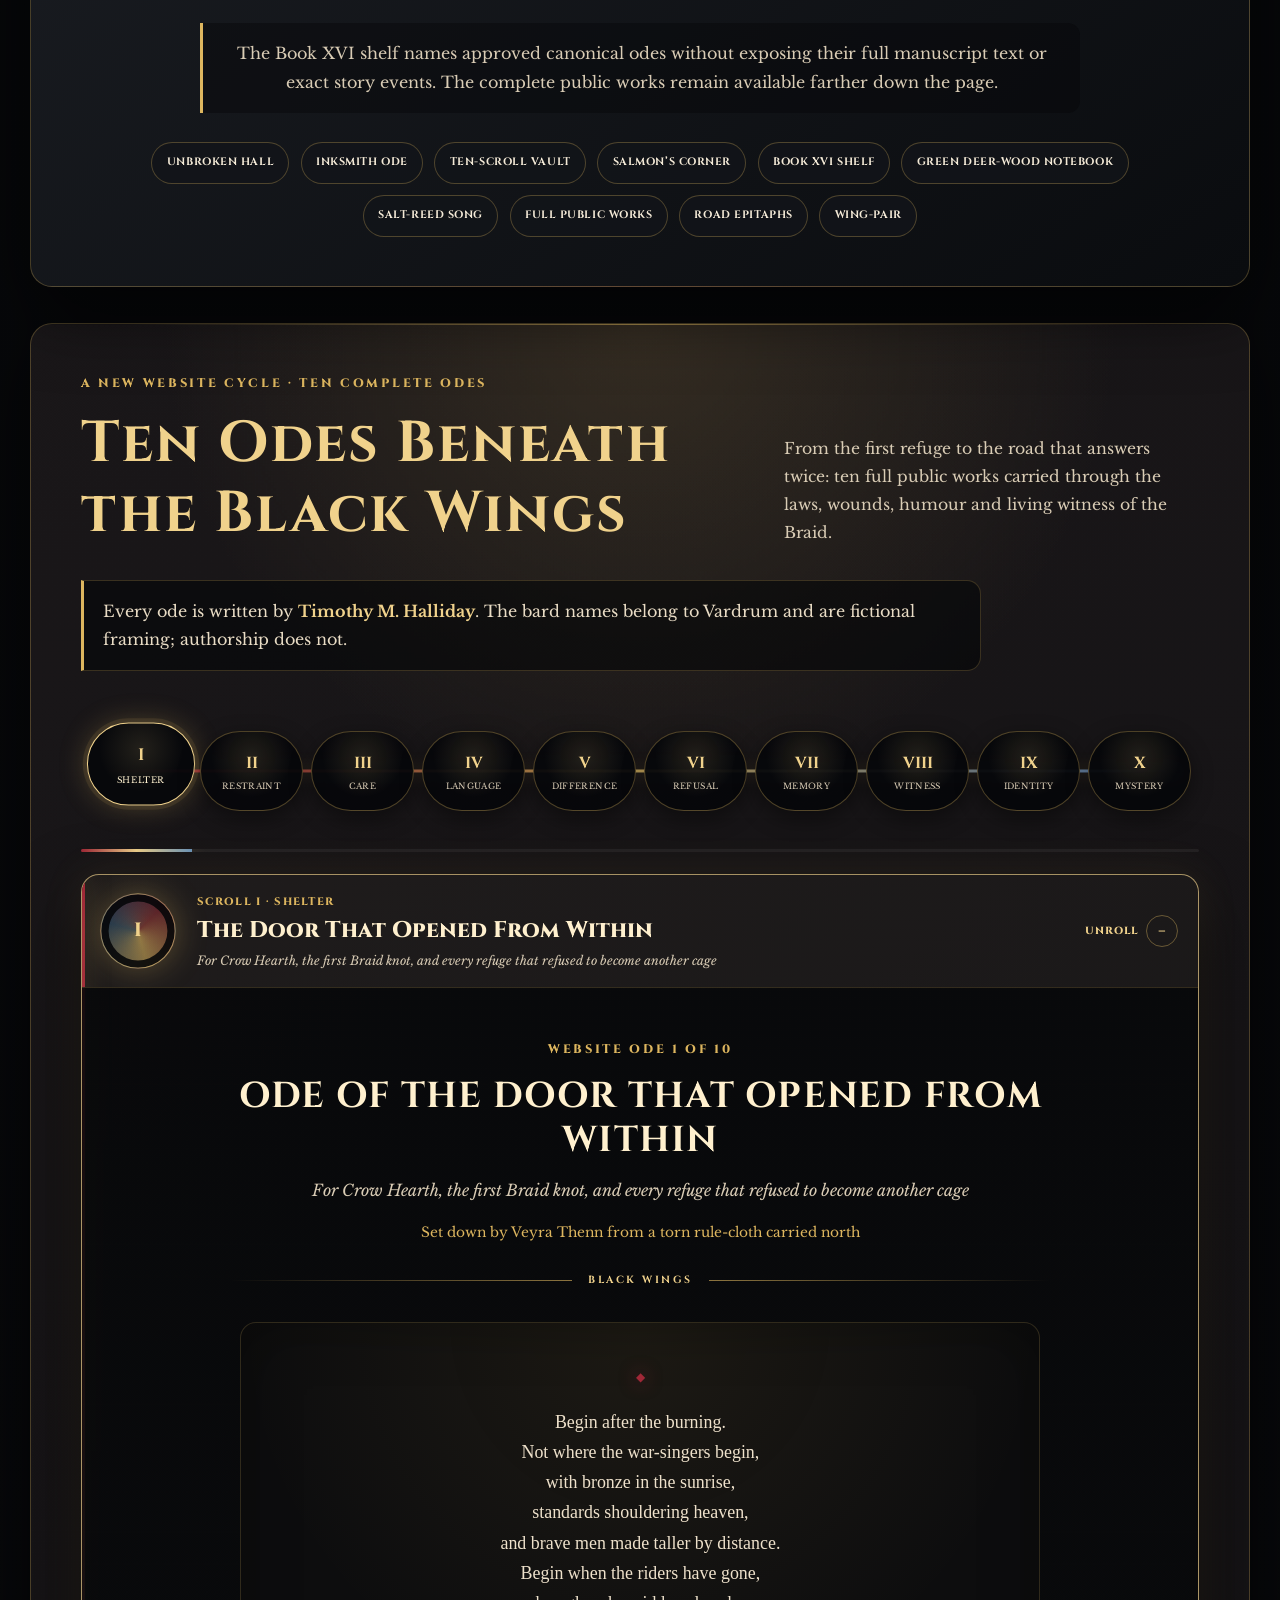
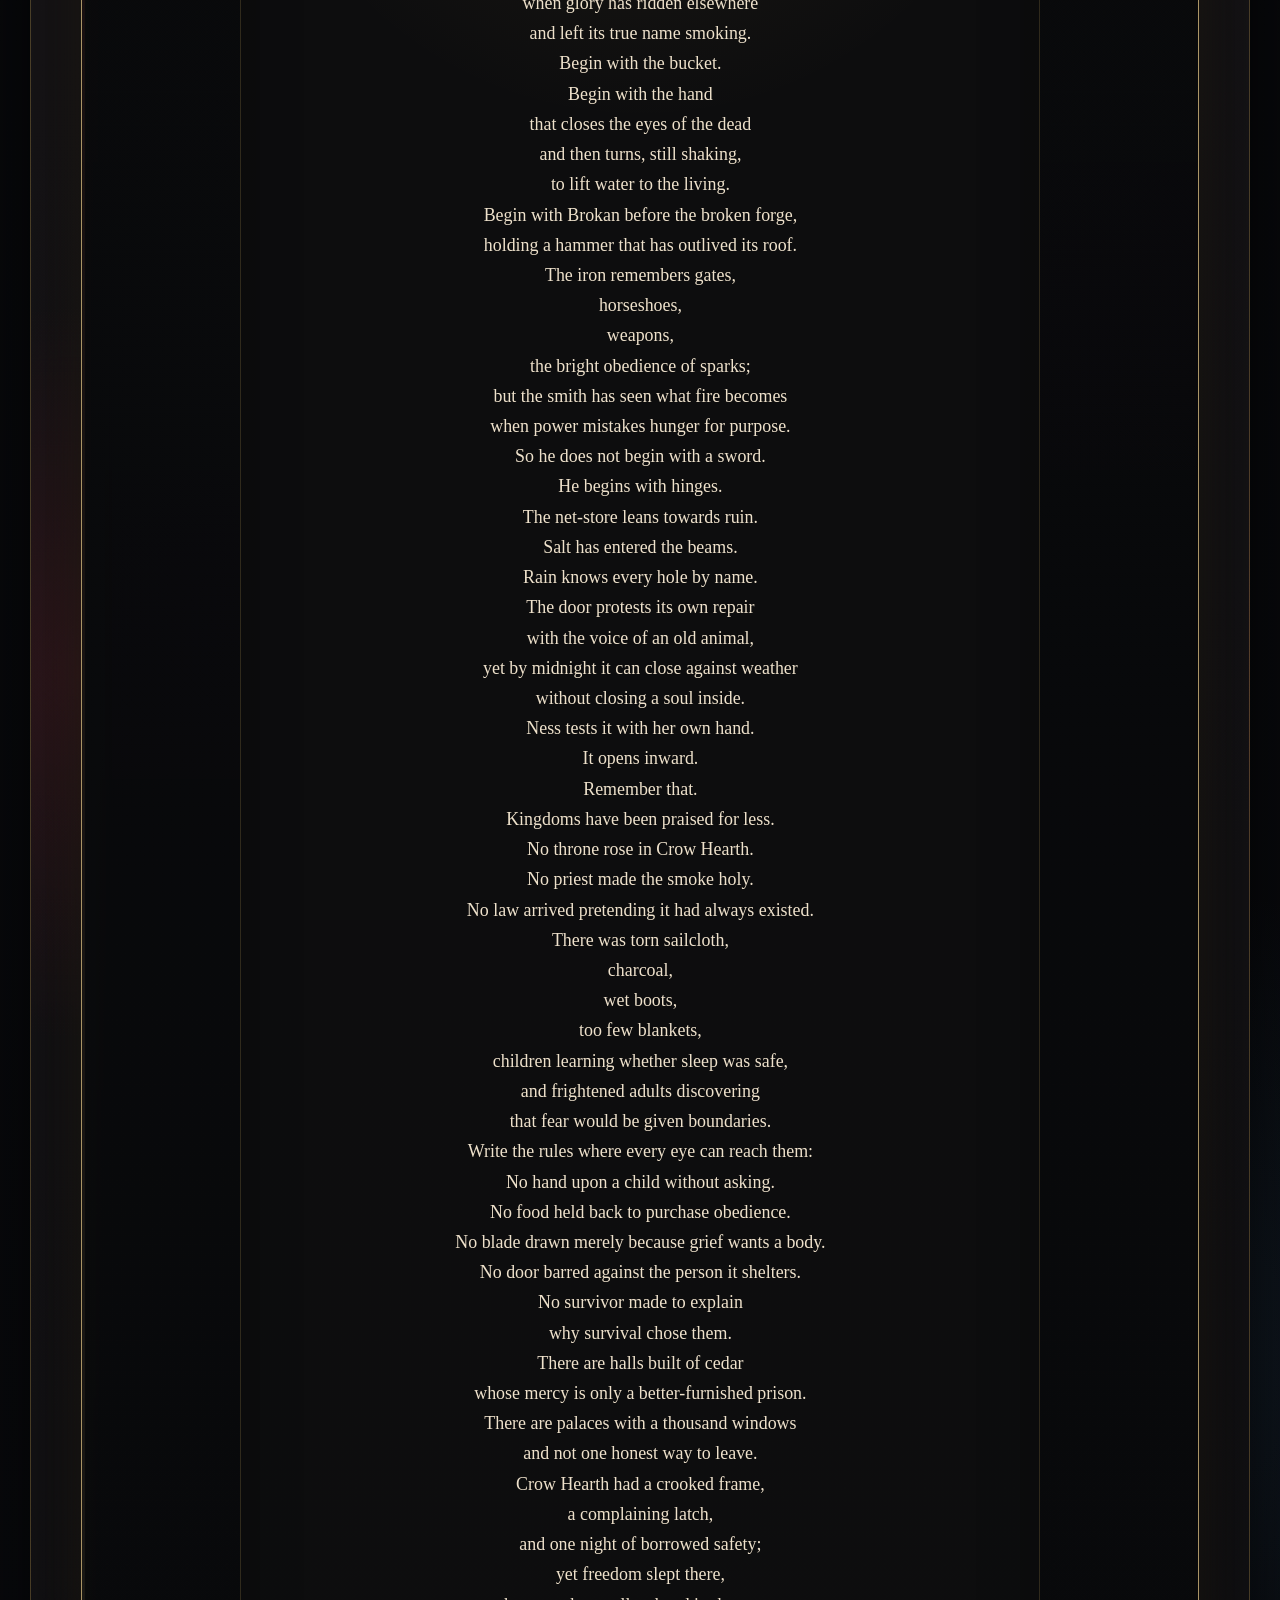
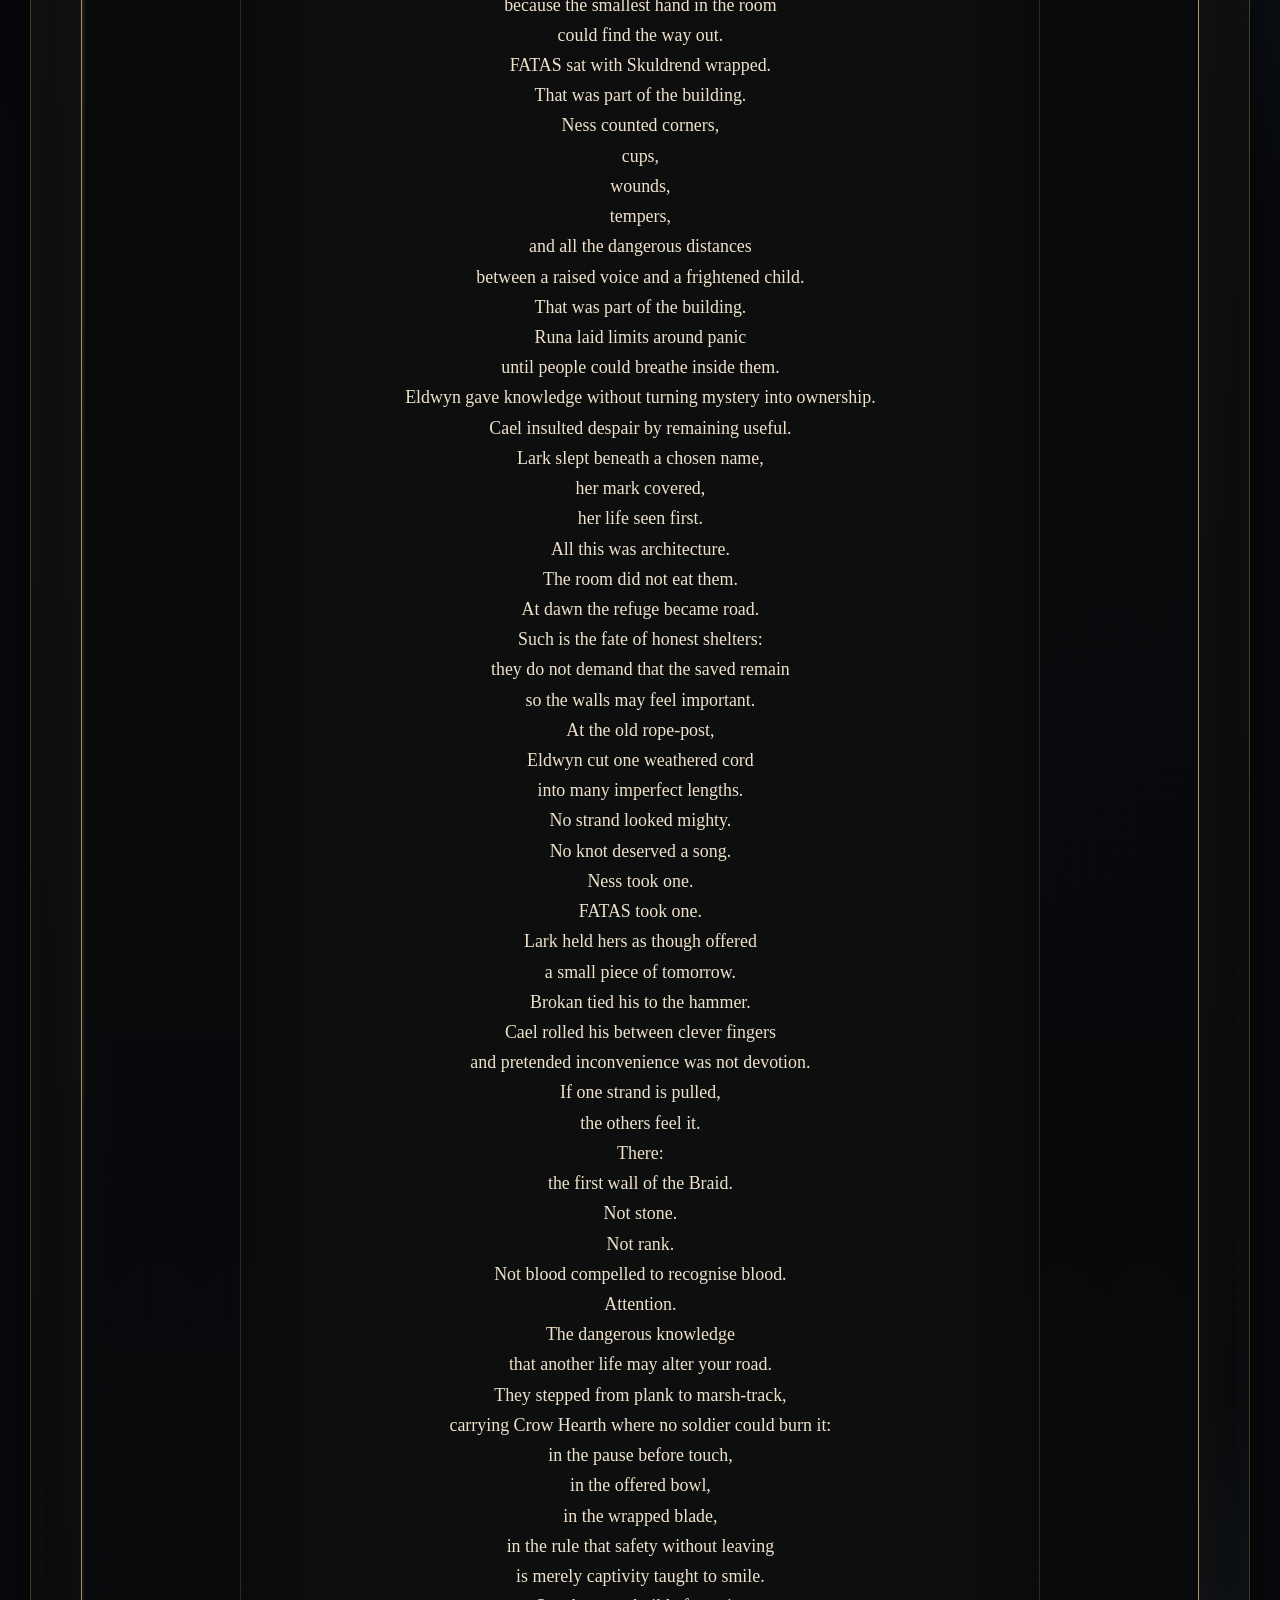
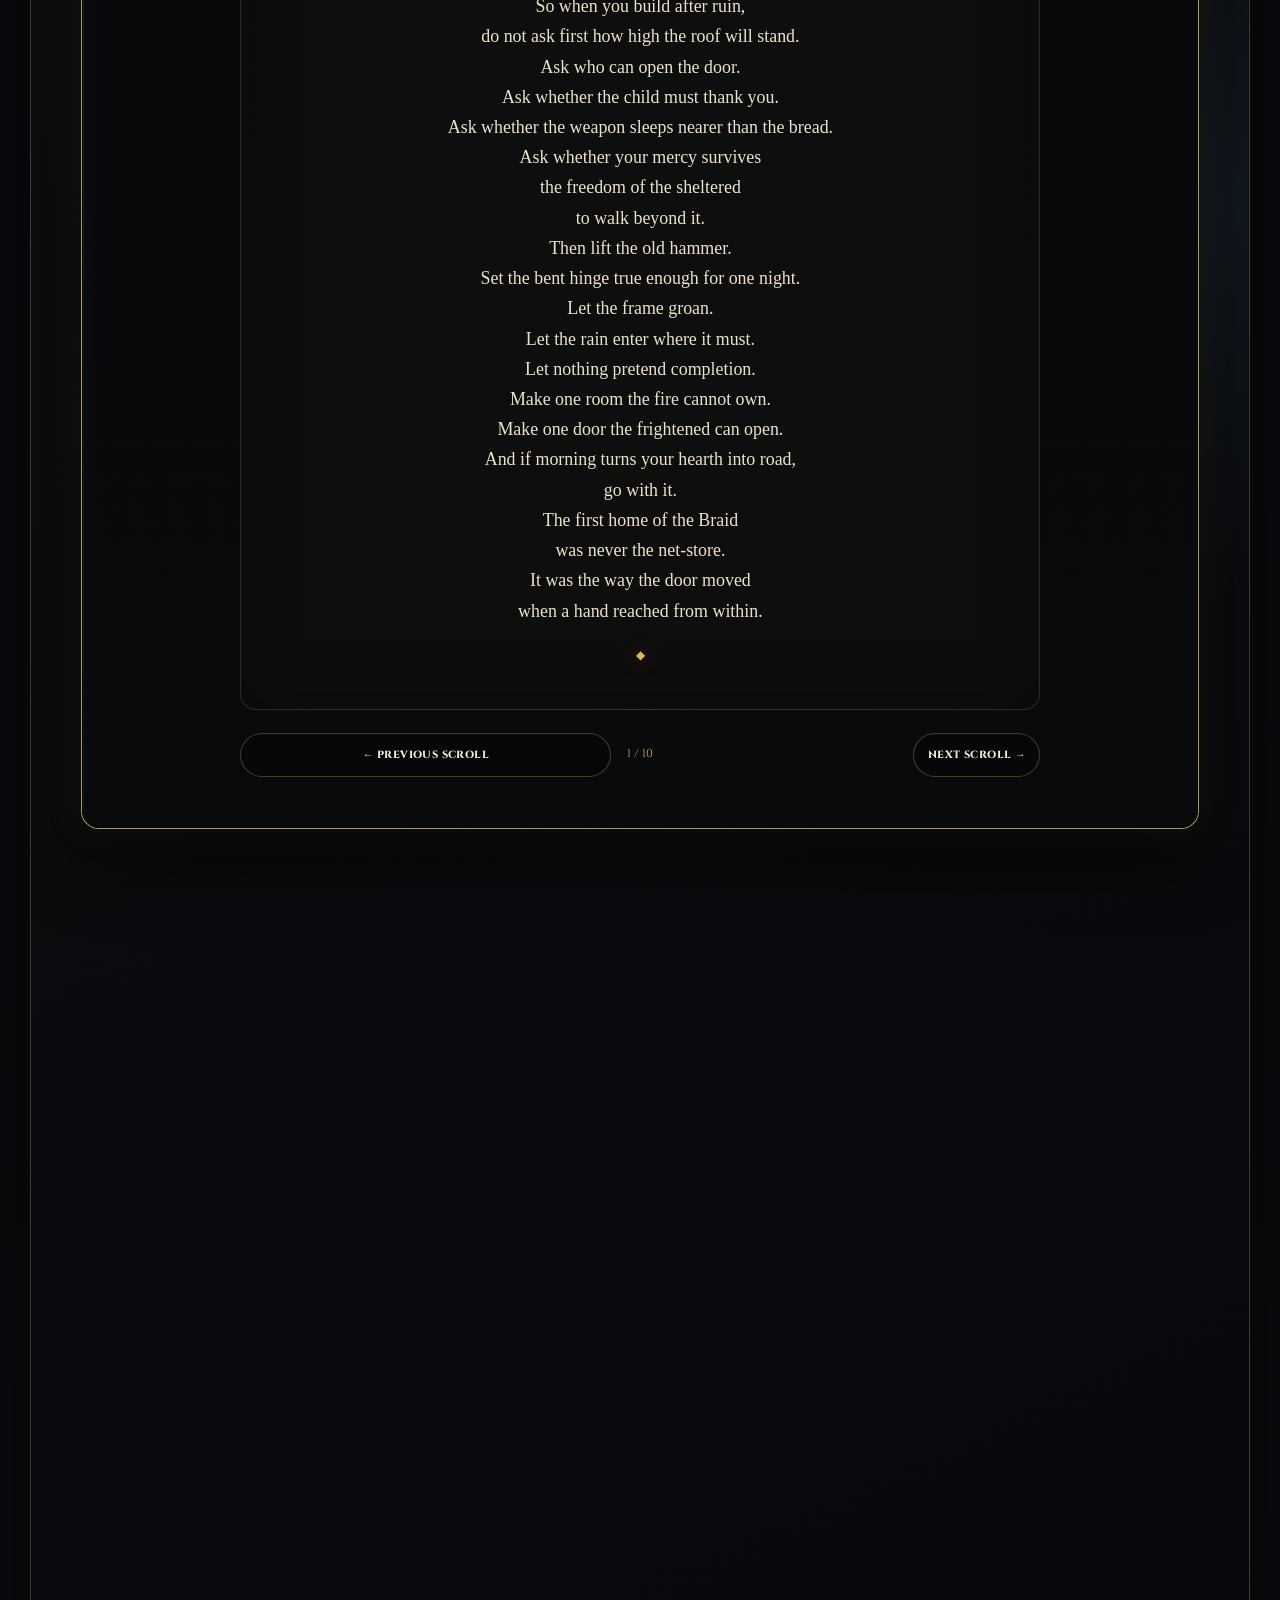
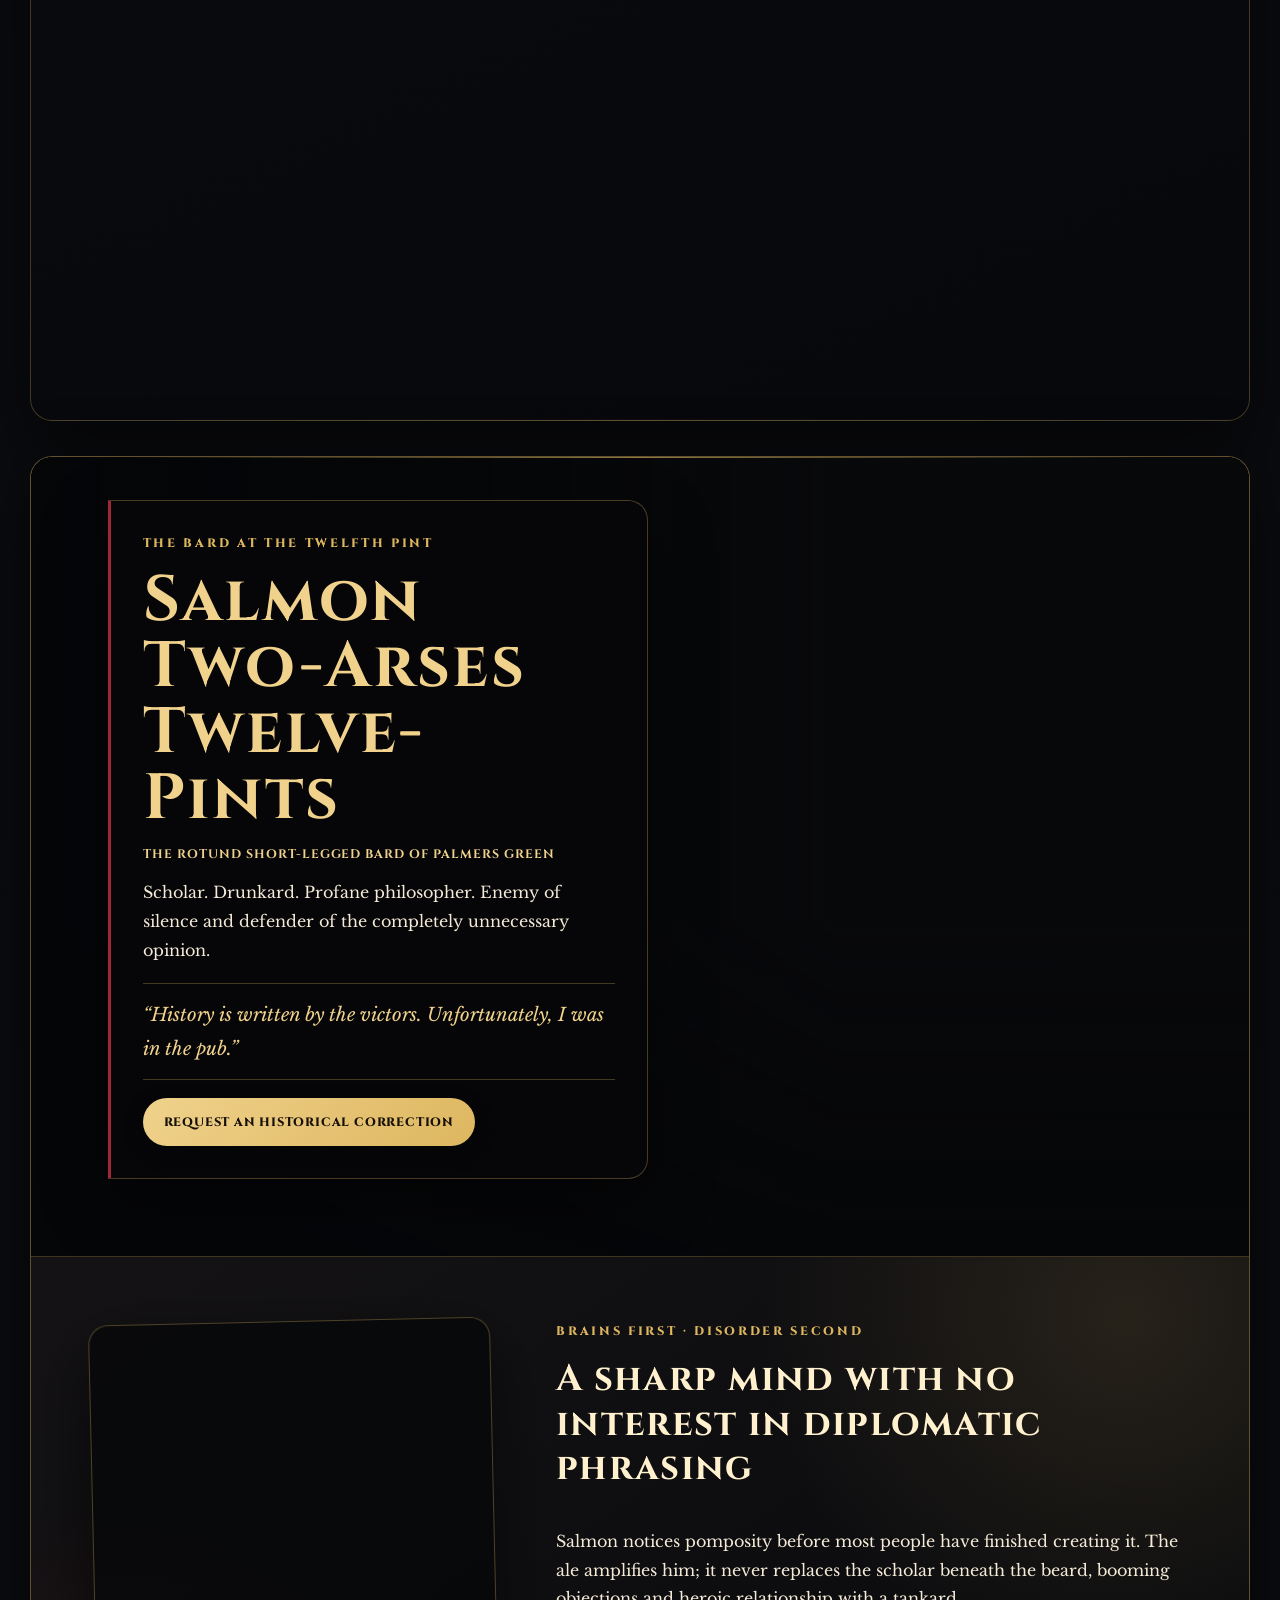
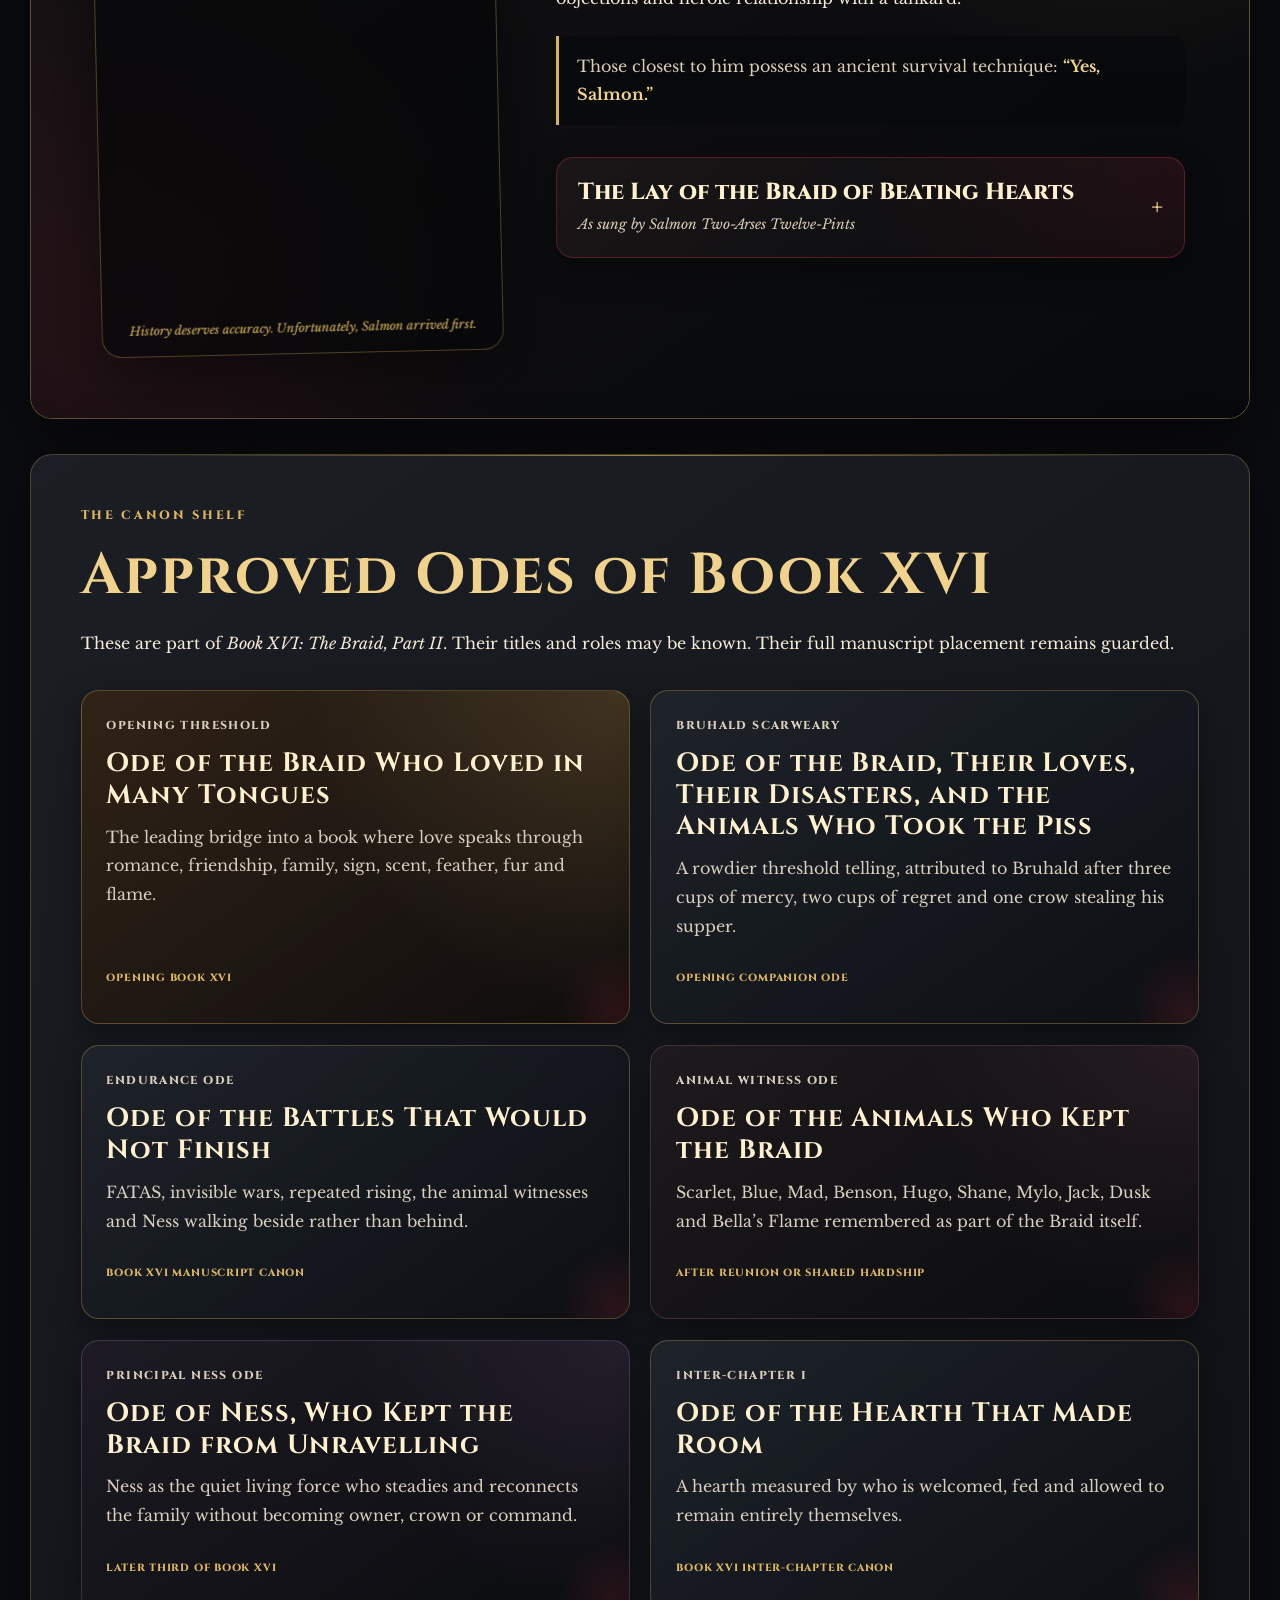
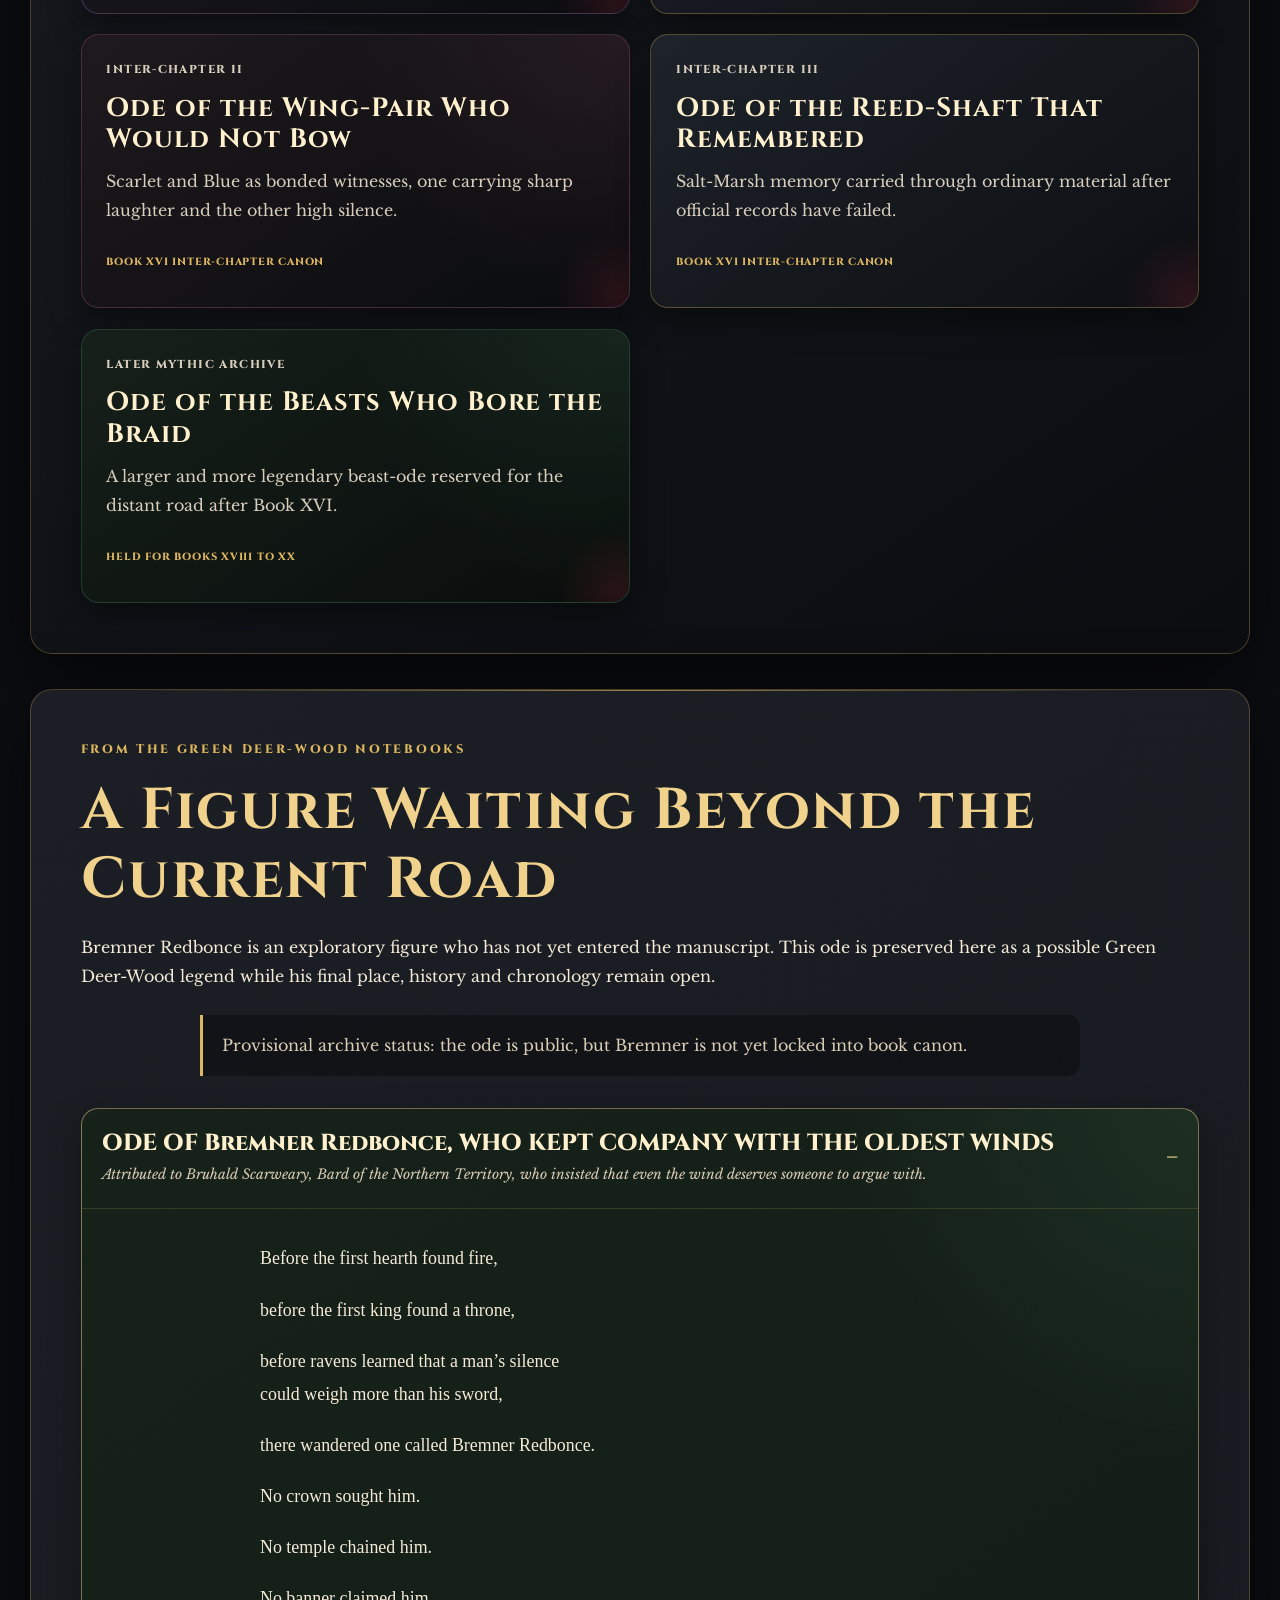
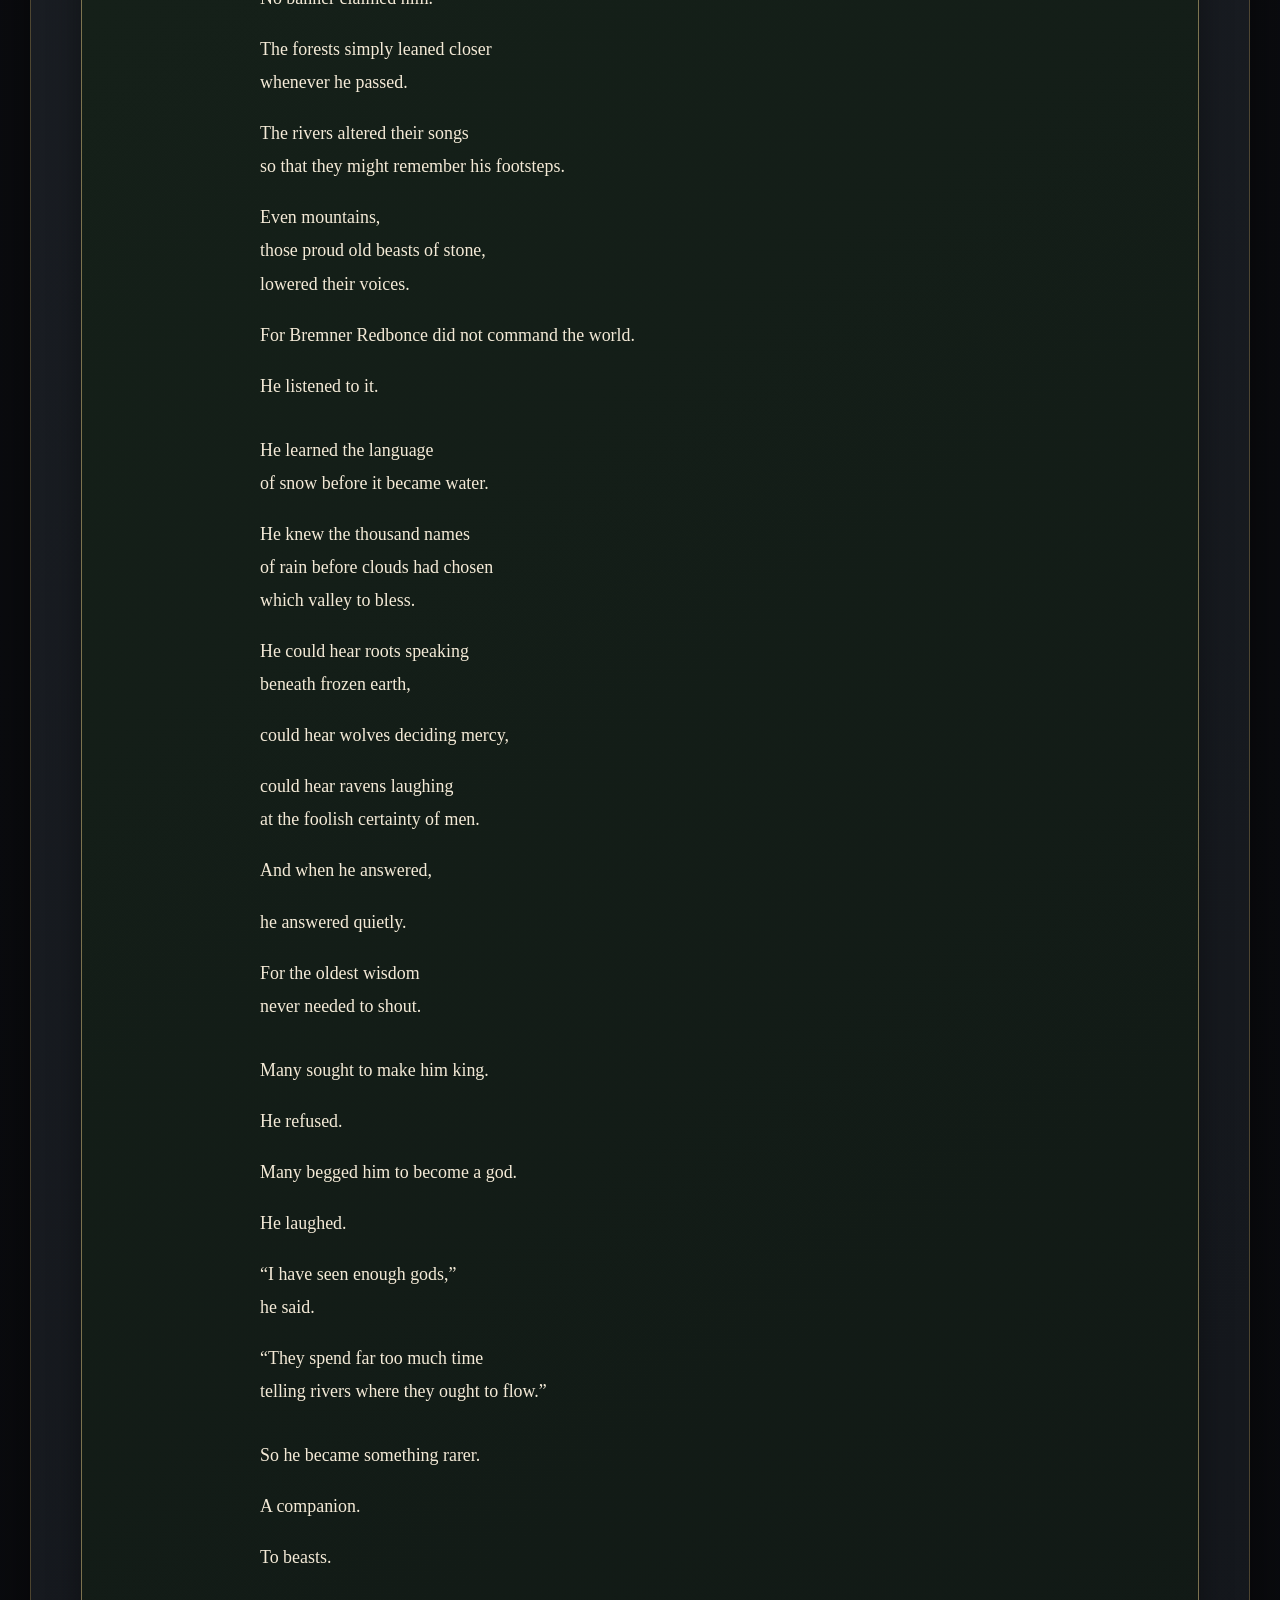
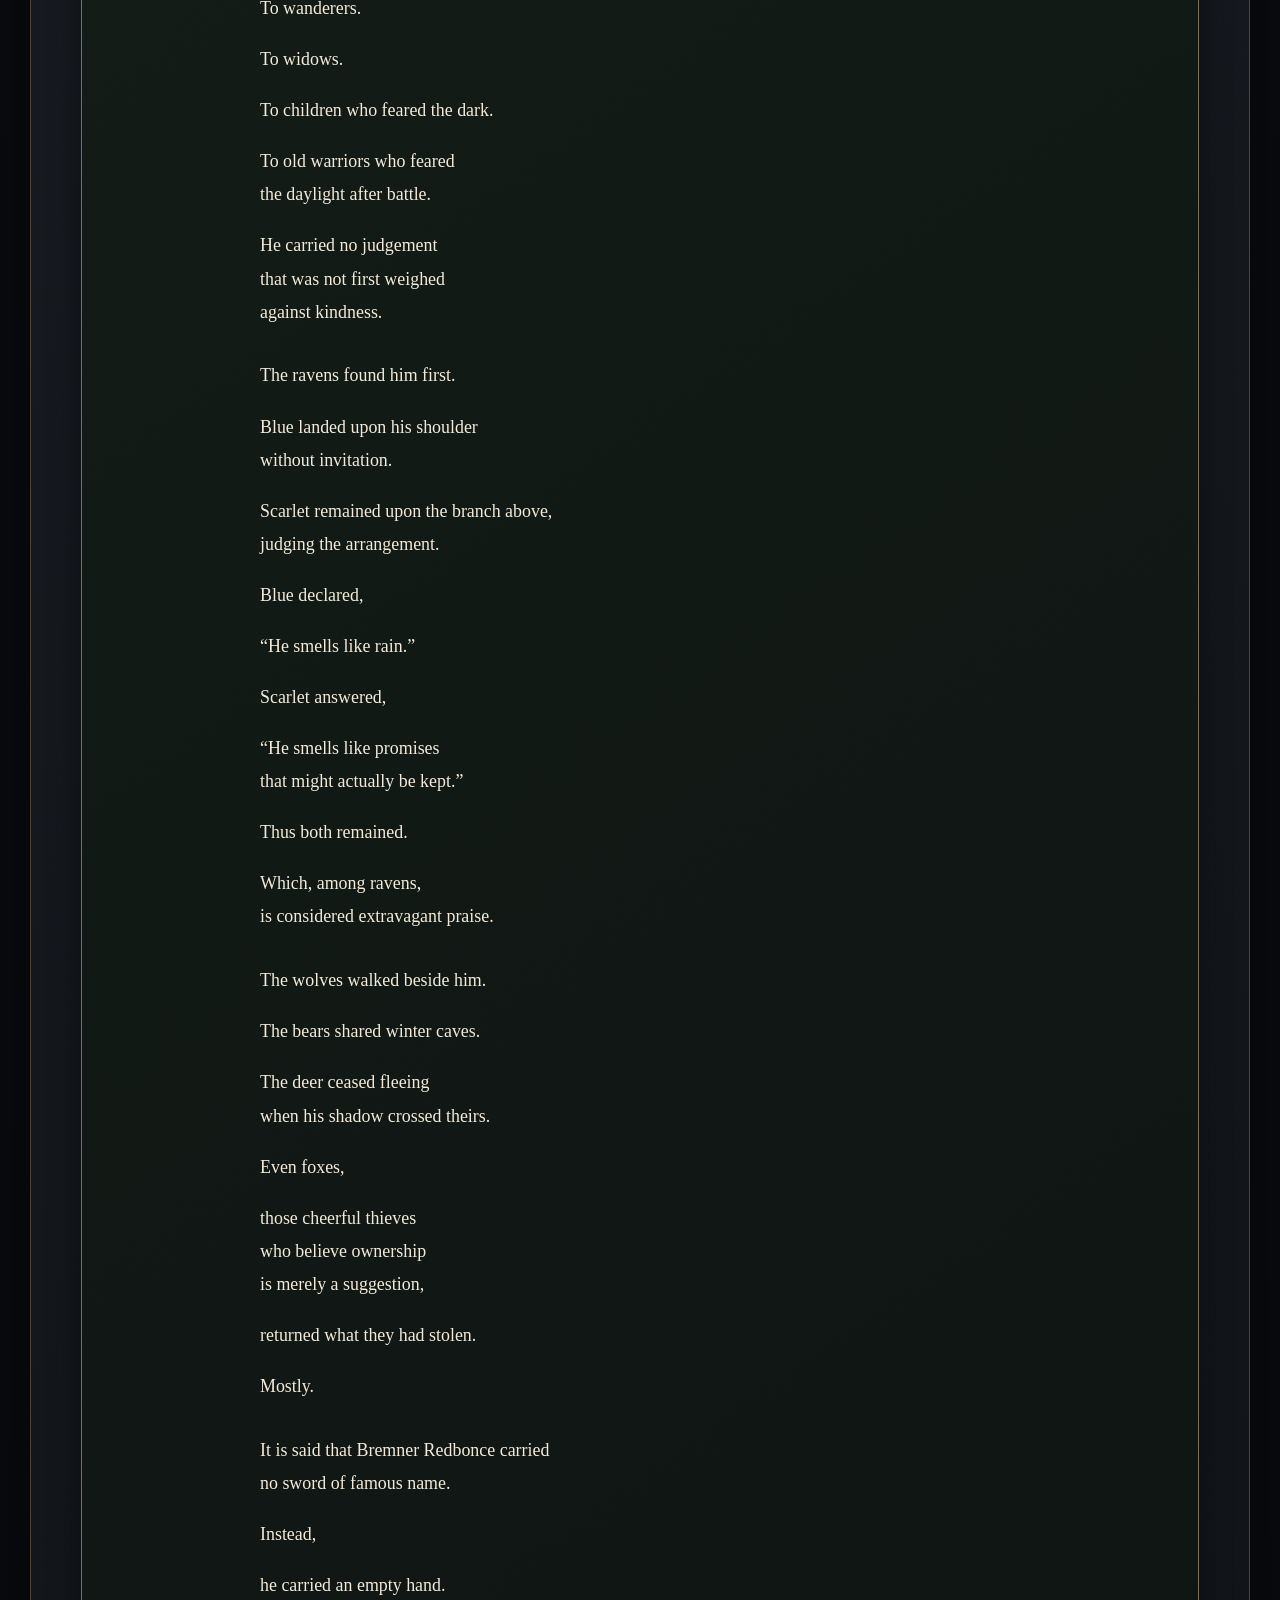
<file: odes.html>
<!DOCTYPE html>
<html lang="en">
<head>
  <meta charset="UTF-8" />
  <meta name="viewport" content="width=device-width, initial-scale=1.0" />

  <title>Odes and Songs | The Saga of Black Wings</title>

  <meta
    name="description"
    content="Enter the Skald-Room of The Saga of Black Wings: read Ten Odes Beneath the Black Wings, meet Salmon Two-Arses Twelve-Pints, and explore songs, epitaphs and saga plates by Timothy M. Halliday."
  />
  <meta name="author" content="Timothy M. Halliday" />
  <meta name="theme-color" content="#050608" />

  <meta property="og:title" content="Odes and Songs | The Saga of Black Wings" />
  <meta
    property="og:description"
    content="Ten living scrolls, full songs, witness fragments and the legendary Salmon Two-Arses Twelve-Pints—preserved in Vardrum’s Skald-Room."
  />
  <meta property="og:type" content="website" />
  <meta property="og:url" content="https://sagaofblackwings.com/odes.html" />
  <meta
    property="og:image"
    content="https://sagaofblackwings.com/F8098CC8-B454-449C-B6F1-3623429B74A1.png"
  />
  <meta
    property="og:image:alt"
    content="The Braid raven crest bearing the motto No Crown Shall Count Us Smaller"
  />

  <meta name="twitter:card" content="summary_large_image" />
  <meta name="twitter:title" content="Odes and Songs | The Saga of Black Wings" />
  <meta
    name="twitter:description"
    content="Open the Skald-Room, unroll ten new odes and meet the bard who reached the twelfth pint."
  />
  <meta
    name="twitter:image"
    content="https://sagaofblackwings.com/F8098CC8-B454-449C-B6F1-3623429B74A1.png"
  />

  <link rel="canonical" href="https://sagaofblackwings.com/odes.html" />
  <link rel="stylesheet" href="style.css" />
  <script>document.documentElement.classList.add("js");</script>

  <style>
    .odes-hero {
      min-height: 74vh;
      padding-top: 5.2rem;
      padding-bottom: 5.2rem;
      background:
        radial-gradient(circle at 14% 18%, rgba(121, 67, 44, 0.24), transparent 28rem),
        radial-gradient(circle at 88% 12%, rgba(221, 182, 95, 0.16), transparent 28rem),
        linear-gradient(180deg, rgba(4, 5, 7, 0.97), rgba(11, 10, 12, 0.99));
    }

    .odes-hero-layout {
      display: grid;
      grid-template-columns: minmax(0, 1.08fr) minmax(270px, 0.72fr);
      gap: clamp(2rem, 6vw, 5rem);
      align-items: center;
      width: min(100%, 1120px);
      margin: 0 auto;
    }

    .odes-hero .hero-text {
      width: 100%;
      text-align: left;
    }

    .odes-hero .tagline,
    .odes-hero .hero-quote {
      margin-left: 0;
    }

    .odes-hero .hero-buttons {
      justify-content: flex-start;
    }

    .odes-crest {
      margin: 0;
      padding: 0.6rem;
      background: rgba(5, 6, 8, 0.75);
      border: 1px solid rgba(221, 182, 95, 0.42);
      border-radius: 26px;
      box-shadow: var(--shadow);
    }

    .odes-crest img {
      width: 100%;
      aspect-ratio: 1 / 1;
      object-fit: cover;
      border-radius: 19px;
    }

    .archive-seal {
      max-width: 880px;
      margin: 1.5rem auto 0;
      padding: 1rem 1.2rem;
      color: var(--parchment-soft);
      background: rgba(5, 6, 8, 0.42);
      border-left: 3px solid var(--gold);
      border-radius: 0 12px 12px 0;
    }

    .skald-nav {
      display: flex;
      flex-wrap: wrap;
      justify-content: center;
      gap: 0.7rem;
      margin-top: 1.8rem;
    }

    .skald-nav a {
      display: inline-flex;
      align-items: center;
      min-height: 42px;
      padding: 0.55rem 0.9rem;
      color: var(--parchment);
      background: rgba(18, 21, 26, 0.84);
      border: 1px solid rgba(221, 182, 95, 0.3);
      border-radius: 999px;
      font-family: "Cinzel", Georgia, serif;
      font-size: 0.67rem;
      font-weight: 700;
      letter-spacing: 0.052em;
      text-decoration: none;
      text-transform: uppercase;
    }

    .skald-nav a:hover {
      color: #160f07;
      background: var(--gold-bright);
      border-color: var(--gold-bright);
    }

    .canon-grid {
      grid-template-columns: repeat(2, minmax(0, 1fr));
    }

    .canon-card {
      display: flex;
      flex-direction: column;
      min-height: 100%;
      border-color: rgba(221, 182, 95, 0.31);
    }

    .canon-card h3 {
      font-size: clamp(1.2rem, 2.5vw, 1.65rem);
    }

    .canon-card .placement {
      margin-top: auto;
      padding-top: 0.8rem;
      color: var(--gold);
      font-family: "Cinzel", Georgia, serif;
      font-size: 0.65rem;
      font-weight: 800;
      letter-spacing: 0.075em;
      text-transform: uppercase;
    }

    .canon-card.animals {
      border-color: rgba(116, 68, 83, 0.52);
      background:
        radial-gradient(circle at 100% 0%, rgba(116, 68, 83, 0.19), transparent 17rem),
        linear-gradient(145deg, rgba(31, 26, 30, 0.97), rgba(10, 12, 15, 0.99));
    }

    .canon-card.ness {
      border-color: rgba(111, 82, 124, 0.5);
      background:
        radial-gradient(circle at 100% 0%, rgba(111, 82, 124, 0.19), transparent 17rem),
        linear-gradient(145deg, rgba(30, 27, 36, 0.97), rgba(10, 12, 15, 0.99));
    }

    .canon-card.future {
      border-color: rgba(49, 90, 69, 0.55);
      background:
        radial-gradient(circle at 100% 0%, rgba(49, 90, 69, 0.22), transparent 17rem),
        linear-gradient(145deg, rgba(23, 33, 27, 0.97), rgba(9, 13, 12, 0.99));
    }

    .song-feature {
      display: grid;
      grid-template-columns: minmax(270px, 0.72fr) minmax(0, 1.1fr);
      gap: clamp(1.5rem, 5vw, 3.5rem);
      align-items: center;
    }

    .song-feature figure {
      margin: 0;
      padding: 0.55rem;
      background: rgba(5, 6, 8, 0.5);
      border: 1px solid rgba(221, 182, 95, 0.3);
      border-radius: 18px;
    }

    .song-feature img {
      width: 100%;
      border-radius: 13px;
    }

    .song-feature figcaption {
      padding: 0.75rem 0.3rem 0.2rem;
      color: var(--parchment-soft);
      font-size: 0.8rem;
      font-style: italic;
      text-align: center;
    }

    .verse-stack {
      display: grid;
      gap: 1rem;
      margin-top: 2rem;
    }

    .verse-entry {
      overflow: hidden;
      background:
        linear-gradient(145deg, rgba(27, 25, 26, 0.98), rgba(10, 12, 15, 0.99));
      border: 1px solid rgba(221, 182, 95, 0.28);
      border-radius: 17px;
      box-shadow: var(--soft-shadow);
    }

    .verse-entry[open] {
      border-color: rgba(240, 210, 140, 0.48);
    }

    .verse-entry summary {
      position: relative;
      display: grid;
      gap: 0.35rem;
      padding: 1.25rem 3.4rem 1.25rem 1.3rem;
      cursor: pointer;
      list-style: none;
    }

    .verse-entry summary::-webkit-details-marker {
      display: none;
    }

    .verse-entry summary::after {
      content: "+";
      position: absolute;
      top: 50%;
      right: 1.3rem;
      transform: translateY(-50%);
      color: var(--gold-bright);
      font-family: "Cinzel", Georgia, serif;
      font-size: 1.6rem;
      line-height: 1;
    }

    .verse-entry[open] summary::after {
      content: "−";
    }

    .verse-title {
      color: #fff0ce;
      font-family: "Cinzel", Georgia, serif;
      font-size: clamp(1.05rem, 2.4vw, 1.45rem);
      font-weight: 800;
      line-height: 1.25;
    }

    .verse-subtitle {
      color: var(--parchment-soft);
      font-size: 0.86rem;
      font-style: italic;
    }

    .verse-body {
      padding: 1.3rem clamp(1.1rem, 4vw, 2.4rem) 2rem;
      border-top: 1px solid rgba(221, 182, 95, 0.17);
    }

    .verse-body > p,
    .verse-body > blockquote {
      max-width: 760px;
      margin-right: auto;
      margin-left: auto;
    }

    .verse-body > p {
      font-family: Georgia, "Times New Roman", serif;
      font-size: clamp(1rem, 2.25vw, 1.12rem);
      line-height: 1.85;
    }

    .verse-body h3 {
      max-width: 760px;
      margin: 1.8rem auto 0.8rem;
      text-align: center;
    }

    .verse-body blockquote {
      font-size: clamp(1.05rem, 2.35vw, 1.22rem);
    }

    .verse-body .download-row {
      display: flex;
      flex-wrap: wrap;
      justify-content: center;
      gap: 0.75rem;
      margin: 1.2rem 0;
    }

    .verse-body .download-row a {
      display: inline-flex;
      align-items: center;
      min-height: 44px;
      padding: 0.65rem 1rem;
      color: var(--gold-bright);
      background: rgba(5, 6, 8, 0.58);
      border: 1px solid rgba(221, 182, 95, 0.35);
      border-radius: 999px;
      text-decoration: none;
    }

    .music-sheet-frame {
      max-width: 760px;
      margin: 1.4rem auto 0;
      padding: 0.5rem;
      background: rgba(5, 6, 8, 0.52);
      border: 1px solid rgba(221, 182, 95, 0.32);
      border-radius: 17px;
    }

    .music-sheet-frame img {
      width: 100%;
      border-radius: 12px;
    }

    .music-sheet-frame figcaption {
      padding: 0.8rem 0.4rem 0.25rem;
      color: var(--parchment-soft);
      font-size: 0.8rem;
      font-style: italic;
      text-align: center;
    }

    .epitaph-grid {
      display: grid;
      grid-template-columns: repeat(2, minmax(0, 1fr));
      gap: 0.9rem;
      margin-top: 1.7rem;
    }

    .epitaph-chip {
      margin: 0;
      padding: 1.1rem;
      color: #f1e4cc;
      background: rgba(5, 6, 8, 0.48);
      border: 1px solid rgba(221, 182, 95, 0.23);
      border-radius: 14px;
      text-align: center;
    }

    .birds-plate {
      display: grid;
      grid-template-columns: minmax(0, 1fr) minmax(270px, 0.85fr);
      gap: clamp(1.5rem, 5vw, 3.2rem);
      align-items: center;
    }

    .birds-plate figure {
      margin: 0;
      padding: 0.55rem;
      background: rgba(5, 6, 8, 0.5);
      border: 1px solid rgba(221, 182, 95, 0.27);
      border-radius: 18px;
    }

    .birds-plate img {
      width: 100%;
      border-radius: 13px;
    }

    .odes-page main {
      position: relative;
      isolation: isolate;
    }

    .odes-crest {
      position: relative;
      isolation: isolate;
      transform: rotate(1deg);
    }

    .odes-crest::before,
    .odes-crest::after {
      content: "";
      position: absolute;
      inset: -0.7rem;
      z-index: -1;
      border: 1px solid rgba(221, 182, 95, 0.2);
      border-radius: 31px;
      animation: crest-breathe 5s ease-in-out infinite;
    }

    .odes-crest::after {
      inset: -1.35rem;
      border-color: rgba(159, 40, 55, 0.17);
      animation-delay: -2.5s;
    }

    .scroll-vault {
      overflow: visible;
      background:
        radial-gradient(circle at 50% 0%, rgba(221, 182, 95, 0.14), transparent 30rem),
        radial-gradient(circle at 4% 30%, rgba(159, 40, 55, 0.18), transparent 23rem),
        radial-gradient(circle at 96% 72%, rgba(49, 93, 131, 0.15), transparent 25rem),
        linear-gradient(155deg, rgba(26, 23, 25, 0.99), rgba(6, 8, 11, 0.995));
    }

    .scroll-vault::after {
      content: "";
      position: absolute;
      inset: 0;
      z-index: -1;
      pointer-events: none;
      border-radius: inherit;
      opacity: 0.24;
      background-image:
        linear-gradient(115deg, transparent 0 48%, rgba(221, 182, 95, 0.055) 49% 50%, transparent 51%),
        linear-gradient(65deg, transparent 0 48%, rgba(159, 40, 55, 0.045) 49% 50%, transparent 51%);
      background-size: 78px 78px;
      mask-image: linear-gradient(to bottom, black, transparent 75%);
    }

    .vault-heading {
      display: grid;
      grid-template-columns: minmax(0, 1.1fr) minmax(280px, 0.7fr);
      gap: clamp(1.3rem, 4vw, 3.5rem);
      align-items: end;
    }

    .vault-heading h2 {
      max-width: 760px;
      margin-bottom: 0;
    }

    .vault-intro {
      margin: 0;
      color: var(--parchment-soft);
      font-size: 0.98rem;
    }

    .authorship-seal {
      max-width: 900px;
      margin: 2rem 0 0;
      padding: 1rem 1.2rem;
      color: #e9dcc5;
      background: rgba(5, 6, 8, 0.58);
      border: 1px solid rgba(221, 182, 95, 0.22);
      border-left: 3px solid var(--gold);
      border-radius: 0 14px 14px 0;
    }

    .authorship-seal strong {
      color: var(--gold-bright);
    }

    .cycle-path {
      position: relative;
      display: grid;
      grid-template-columns: repeat(10, minmax(72px, 1fr));
      gap: 0.45rem;
      margin: 2.5rem 0 1.1rem;
      padding: 1.25rem 0.5rem;
    }

    .cycle-path::before {
      content: "";
      position: absolute;
      top: 50%;
      right: 1.2rem;
      left: 1.2rem;
      height: 3px;
      background:
        linear-gradient(90deg, transparent, var(--crimson) 8%, var(--gold) 48%, #718fb2 91%, transparent);
      box-shadow: 0 0 16px rgba(221, 182, 95, 0.42);
      transform: translateY(-50%);
    }

    .cycle-path a {
      position: relative;
      z-index: 1;
      display: grid;
      min-height: 80px;
      padding: 0.55rem 0.2rem;
      place-content: center;
      color: var(--parchment-soft);
      background:
        radial-gradient(circle at 50% 32%, rgba(240, 210, 140, 0.12), transparent 55%),
        rgba(7, 8, 11, 0.96);
      border: 1px solid rgba(221, 182, 95, 0.33);
      border-radius: 999px;
      box-shadow: 0 7px 22px rgba(0, 0, 0, 0.45);
      text-align: center;
      text-decoration: none;
      transition: transform 0.25s ease, border-color 0.25s ease, box-shadow 0.25s ease, color 0.25s ease;
    }

    .cycle-path a:hover,
    .cycle-path a[aria-current="true"] {
      color: #fff2d1;
      border-color: var(--gold-bright);
      box-shadow: 0 0 0 4px rgba(221, 182, 95, 0.1), 0 0 28px rgba(221, 182, 95, 0.28);
      transform: translateY(-7px) scale(1.04);
    }

    .cycle-path b,
    .cycle-path span {
      display: block;
    }

    .cycle-path b {
      color: var(--gold-bright);
      font-family: "Cinzel", Georgia, serif;
      font-size: 1rem;
    }

    .cycle-path span {
      margin-top: 0.08rem;
      font-size: 0.52rem;
      letter-spacing: 0.045em;
      text-transform: uppercase;
    }

    .reading-thread {
      height: 3px;
      margin-bottom: 1.4rem;
      overflow: hidden;
      background: rgba(255, 255, 255, 0.055);
      border-radius: 999px;
    }

    .reading-thread span {
      display: block;
      width: 0;
      height: 100%;
      background: linear-gradient(90deg, var(--crimson), var(--gold-bright), #6e97bd);
      box-shadow: 0 0 18px rgba(221, 182, 95, 0.7);
      transform-origin: left center;
      transition: width 0.55s cubic-bezier(0.22, 1, 0.36, 1);
    }

    .living-scrolls {
      display: grid;
      gap: 0.8rem;
    }

    .js .reveal-on-scroll {
      opacity: 0;
      transform: translateY(30px) scale(0.985);
      transition:
        opacity 0.72s ease,
        transform 0.72s cubic-bezier(0.22, 1, 0.36, 1);
    }

    .js .reveal-on-scroll.is-revealed {
      opacity: 1;
      transform: none;
    }

    .js .reveal-on-scroll::after {
      content: "";
      position: absolute;
      inset: 0;
      z-index: 3;
      pointer-events: none;
      opacity: 0;
      background:
        linear-gradient(
          108deg,
          transparent 26%,
          rgba(159, 40, 55, 0.1) 39%,
          rgba(255, 240, 206, 0.7) 49%,
          rgba(221, 182, 95, 0.24) 55%,
          transparent 70%
        );
      mix-blend-mode: screen;
      transform: translateX(-130%) skewX(-12deg);
    }

    .js .reveal-on-scroll.is-revealed::after {
      animation: wing-flash 0.9s ease-out both;
    }

    .living-scroll {
      position: relative;
      scroll-margin-top: 5.5rem;
      overflow: hidden;
      background:
        linear-gradient(145deg, rgba(31, 28, 28, 0.985), rgba(8, 10, 13, 0.995));
      border: 1px solid rgba(221, 182, 95, 0.24);
      border-radius: 18px;
      box-shadow: 0 14px 34px rgba(0, 0, 0, 0.35);
      transition: border-color 0.28s ease, box-shadow 0.28s ease, transform 0.28s ease;
    }

    .living-scroll::before {
      content: "";
      position: absolute;
      top: 0;
      bottom: 0;
      left: 0;
      width: 3px;
      opacity: 0;
      background: linear-gradient(var(--crimson), var(--gold-bright), #52799c);
      box-shadow: 0 0 22px rgba(221, 182, 95, 0.5);
      transition: opacity 0.28s ease;
    }

    .living-scroll:hover {
      border-color: rgba(221, 182, 95, 0.46);
      transform: translateY(-2px);
    }

    .living-scroll[open] {
      border-color: rgba(240, 210, 140, 0.68);
      box-shadow: 0 28px 70px rgba(0, 0, 0, 0.58), 0 0 42px rgba(221, 182, 95, 0.1);
      transform: none;
    }

    .living-scroll[open]::before {
      opacity: 1;
    }

    .living-scroll summary {
      position: relative;
      display: grid;
      grid-template-columns: 78px minmax(0, 1fr) auto;
      gap: 1.1rem;
      align-items: center;
      min-height: 112px;
      padding: 1rem 1.25rem;
      cursor: pointer;
      list-style: none;
    }

    .living-scroll summary::-webkit-details-marker {
      display: none;
    }

    .scroll-number {
      display: grid;
      width: 72px;
      aspect-ratio: 1;
      place-items: center;
      color: var(--gold-bright);
      background:
        radial-gradient(circle, rgba(221, 182, 95, 0.16), transparent 62%),
        conic-gradient(from 45deg, rgba(159, 40, 55, 0.45), rgba(221, 182, 95, 0.55), rgba(49, 93, 131, 0.45), rgba(159, 40, 55, 0.45));
      border: 1px solid rgba(240, 210, 140, 0.46);
      border-radius: 50%;
      box-shadow: inset 0 0 0 7px rgba(5, 6, 8, 0.88), 0 0 20px rgba(221, 182, 95, 0.12);
      font-family: "Cinzel", Georgia, serif;
      font-size: 1.15rem;
      font-weight: 800;
      transition: transform 0.5s cubic-bezier(0.22, 1, 0.36, 1), box-shadow 0.4s ease;
    }

    .living-scroll[open] .scroll-number {
      box-shadow: inset 0 0 0 7px rgba(5, 6, 8, 0.88), 0 0 31px rgba(221, 182, 95, 0.33);
      transform: rotate(360deg) scale(1.05);
    }

    .scroll-summary-copy,
    .scroll-kicker,
    .scroll-title,
    .scroll-dedication {
      display: block;
    }

    .scroll-kicker {
      margin-bottom: 0.25rem;
      color: var(--gold);
      font-family: "Cinzel", Georgia, serif;
      font-size: 0.67rem;
      font-weight: 800;
      letter-spacing: 0.12em;
      text-transform: uppercase;
    }

    .scroll-title {
      color: #fff0ce;
      font-family: "Cinzel", Georgia, serif;
      font-size: clamp(1rem, 2.4vw, 1.42rem);
      font-weight: 800;
      line-height: 1.3;
    }

    .scroll-dedication {
      margin-top: 0.35rem;
      color: var(--parchment-soft);
      font-size: 0.77rem;
      font-style: italic;
      line-height: 1.45;
    }

    .scroll-open-hint {
      display: inline-flex;
      align-items: center;
      gap: 0.45rem;
      color: var(--gold-bright);
      font-family: "Cinzel", Georgia, serif;
      font-size: 0.65rem;
      font-weight: 800;
      letter-spacing: 0.08em;
      text-transform: uppercase;
    }

    .scroll-open-hint::after {
      content: "+";
      display: grid;
      width: 30px;
      aspect-ratio: 1;
      place-items: center;
      border: 1px solid rgba(221, 182, 95, 0.4);
      border-radius: 50%;
      font-size: 1rem;
    }

    .living-scroll[open] .scroll-open-hint::after {
      content: "−";
    }

    .living-scroll-body {
      position: relative;
      padding: clamp(1.5rem, 4vw, 3.4rem);
      overflow: hidden;
      background:
        linear-gradient(rgba(7, 8, 10, 0.9), rgba(9, 10, 12, 0.96)),
        repeating-linear-gradient(0deg, transparent 0 31px, rgba(221, 182, 95, 0.028) 32px);
      border-top: 1px solid rgba(221, 182, 95, 0.2);
      animation: scroll-unfurl 0.55s cubic-bezier(0.22, 1, 0.36, 1) both;
    }

    .living-scroll-body::after {
      content: attr(data-mark);
      position: absolute;
      top: 1rem;
      right: 1.2rem;
      color: rgba(221, 182, 95, 0.028);
      font-family: "Cinzel", Georgia, serif;
      font-size: 12rem;
      line-height: 1;
      pointer-events: none;
    }

    .ode-heading {
      max-width: 820px;
      margin: 0 auto 2rem;
      text-align: center;
    }

    .ode-heading h3 {
      margin-bottom: 0.9rem;
      color: #fff0ce;
      font-size: clamp(1.35rem, 3.2vw, 2.25rem);
    }

    .ode-dedication {
      color: var(--parchment-soft);
      font-style: italic;
    }

    .bard-credit {
      color: var(--gold);
      font-size: 0.86rem;
    }

    .wing-divider {
      display: grid;
      grid-template-columns: 1fr auto 1fr;
      gap: 1rem;
      align-items: center;
      margin-top: 1.6rem;
      color: var(--gold-bright);
      font-family: "Cinzel", Georgia, serif;
      font-size: 0.65rem;
      letter-spacing: 0.24em;
      text-transform: uppercase;
    }

    .wing-divider span {
      height: 1px;
      background: linear-gradient(90deg, transparent, rgba(221, 182, 95, 0.62));
    }

    .wing-divider span:last-child {
      background: linear-gradient(90deg, rgba(221, 182, 95, 0.62), transparent);
    }

    .ode-lines {
      position: relative;
      max-width: 800px;
      margin: 0 auto;
      padding: clamp(1.25rem, 4vw, 2.8rem);
      color: #eee1cb;
      background:
        radial-gradient(circle at 50% 0%, rgba(221, 182, 95, 0.08), transparent 25rem),
        rgba(17, 16, 17, 0.76);
      border: 1px solid rgba(221, 182, 95, 0.17);
      border-radius: 16px;
      box-shadow: inset 0 0 60px rgba(0, 0, 0, 0.32);
      font-family: Georgia, "Times New Roman", serif;
      font-size: clamp(1rem, 2vw, 1.12rem);
      line-height: 1.58;
      text-align: center;
    }

    .ode-lines::before,
    .ode-lines::after {
      content: "◆";
      display: block;
      margin: 0 auto 1.35rem;
      color: var(--crimson);
      font-size: 0.72rem;
      text-shadow: 0 0 18px rgba(159, 40, 55, 0.75);
    }

    .ode-lines::after {
      margin: 1.35rem auto 0;
      color: var(--gold);
    }

    .ode-line {
      display: block;
      margin: 0.12rem 0;
    }

    .scroll-turning {
      display: grid;
      grid-template-columns: 1fr auto 1fr;
      gap: 1rem;
      align-items: center;
      max-width: 800px;
      margin: 1.4rem auto 0;
    }

    .scroll-turning button {
      min-height: 44px;
      padding: 0.65rem 0.85rem;
      color: var(--parchment);
      background: rgba(5, 6, 8, 0.7);
      border: 1px solid rgba(221, 182, 95, 0.3);
      border-radius: 999px;
      cursor: pointer;
      font-family: "Cinzel", Georgia, serif;
      font-size: 0.65rem;
      font-weight: 800;
      letter-spacing: 0.04em;
      text-transform: uppercase;
    }

    .scroll-turning button:last-child {
      justify-self: end;
    }

    .scroll-turning button:hover,
    .scroll-turning button:focus-visible {
      color: #110c06;
      background: var(--gold-bright);
      outline: none;
    }

    .scroll-turning span {
      color: var(--gold);
      font-family: "Cinzel", Georgia, serif;
      font-size: 0.72rem;
    }

    .salmon-stage {
      padding: 0;
      overflow: hidden;
      background: #08090b;
      border-color: rgba(221, 182, 95, 0.42);
    }

    .salmon-stage::before {
      z-index: 4;
    }

    .salmon-scene {
      position: relative;
      min-height: clamp(620px, 76vw, 800px);
      overflow: hidden;
      border-bottom: 1px solid rgba(221, 182, 95, 0.26);
    }

    .salmon-landscape {
      position: absolute;
      inset: 0;
      margin: 0;
      background: #08090b;
    }

    .salmon-landscape::after {
      content: "";
      position: absolute;
      inset: 0;
      background:
        linear-gradient(90deg, rgba(5, 6, 8, 0.94) 0%, rgba(5, 6, 8, 0.66) 32%, rgba(5, 6, 8, 0.08) 66%),
        linear-gradient(0deg, rgba(5, 6, 8, 0.72), transparent 42%);
    }

    .salmon-landscape img {
      width: 100%;
      height: 100%;
      object-fit: cover;
      object-position: center;
      border-radius: 0;
      transform: scale(1.035) translate3d(var(--salmon-x, 0), var(--salmon-y, 0), 0);
      transition: transform 0.25s ease-out;
    }

    .salmon-intro {
      position: absolute;
      bottom: clamp(2rem, 6vw, 5rem);
      left: clamp(1.3rem, 6vw, 5rem);
      z-index: 2;
      width: min(48%, 540px);
      padding: clamp(1.25rem, 3vw, 2rem);
      background: rgba(7, 8, 10, 0.72);
      border: 1px solid rgba(221, 182, 95, 0.31);
      border-left: 3px solid var(--crimson);
      border-radius: 0 20px 20px 0;
      box-shadow: 0 24px 65px rgba(0, 0, 0, 0.48);
      backdrop-filter: blur(12px);
    }

    .salmon-intro h2 {
      margin-bottom: 0.7rem;
      font-size: clamp(2rem, 5vw, 4.2rem);
      line-height: 1.03;
    }

    .salmon-role {
      color: var(--gold-bright);
      font-family: "Cinzel", Georgia, serif;
      font-size: 0.77rem;
      font-weight: 700;
      letter-spacing: 0.08em;
      text-transform: uppercase;
    }

    .salmon-intro blockquote {
      margin: 1.15rem 0;
      padding: 0.9rem 0;
      font-size: clamp(0.96rem, 2vw, 1.15rem);
      text-align: left;
    }

    .salmon-button {
      border: 0;
      cursor: pointer;
    }

    .salmon-button.is-correcting {
      animation: salmon-rumble 0.38s ease;
    }

    .salmon-lower {
      display: grid;
      grid-template-columns: minmax(280px, 0.78fr) minmax(0, 1.22fr);
      gap: clamp(1.5rem, 5vw, 3.7rem);
      align-items: start;
      padding: clamp(1.5rem, 5vw, 4.5rem);
      background:
        radial-gradient(circle at 8% 85%, rgba(159, 40, 55, 0.17), transparent 25rem),
        radial-gradient(circle at 90% 8%, rgba(221, 182, 95, 0.12), transparent 23rem),
        linear-gradient(145deg, #141214, #07090c);
    }

    .salmon-court {
      position: sticky;
      top: 6rem;
      margin: 0;
      padding: 0.55rem;
      background: rgba(5, 6, 8, 0.72);
      border: 1px solid rgba(221, 182, 95, 0.32);
      border-radius: 20px;
      box-shadow: var(--shadow);
      transform: rotate(-1.3deg);
    }

    .salmon-court img {
      width: 100%;
      border-radius: 14px;
    }

    .salmon-court figcaption {
      padding: 0.9rem 0.55rem 0.4rem;
      color: var(--gold);
      font-size: 0.75rem;
      font-style: italic;
      line-height: 1.55;
      text-align: center;
    }

    .salmon-copy h3 {
      color: #fff0ce;
      font-size: clamp(1.45rem, 3vw, 2.3rem);
    }

    .salmon-warning {
      margin: 1.4rem 0 1.8rem;
      padding: 1rem 1.1rem;
      color: var(--parchment-soft);
      background: rgba(5, 6, 8, 0.5);
      border-left: 3px solid var(--gold);
      border-radius: 0 12px 12px 0;
    }

    .salmon-warning strong {
      color: var(--gold-bright);
    }

    .salmon-lay {
      border-color: rgba(159, 40, 55, 0.5);
      background:
        radial-gradient(circle at 100% 0%, rgba(159, 40, 55, 0.15), transparent 20rem),
        linear-gradient(145deg, rgba(27, 23, 24, 0.98), rgba(8, 10, 13, 0.99));
    }

    .salmon-lay-lines {
      padding: clamp(1.1rem, 3vw, 2rem);
      font-size: 0.98rem;
      line-height: 1.52;
    }

    .salmon-attribution {
      max-width: 760px;
      margin: 1.4rem auto 0;
      color: var(--gold);
      font-size: 0.8rem;
      font-style: italic;
      text-align: center;
    }

    @keyframes crest-breathe {
      0%, 100% { opacity: 0.24; transform: scale(0.99); }
      50% { opacity: 0.75; transform: scale(1.02); }
    }

    @keyframes scroll-unfurl {
      from { opacity: 0; transform: translateY(-18px) scaleY(0.97); }
      to { opacity: 1; transform: translateY(0) scaleY(1); }
    }

    @keyframes salmon-rumble {
      0%, 100% { transform: translateX(0) rotate(0); }
      25% { transform: translateX(-3px) rotate(-0.35deg); }
      50% { transform: translateX(3px) rotate(0.35deg); }
      75% { transform: translateX(-2px) rotate(-0.2deg); }
    }

    @keyframes wing-flash {
      0% { opacity: 0; transform: translateX(-130%) skewX(-12deg); }
      18% { opacity: 0.9; }
      100% { opacity: 0; transform: translateX(130%) skewX(-12deg); }
    }


    .bremner-entry {
      border-color: rgba(71, 122, 81, 0.62);
      background:
        radial-gradient(circle at 100% 0%, rgba(71, 122, 81, 0.18), transparent 22rem),
        linear-gradient(145deg, rgba(22, 34, 26, 0.98), rgba(10, 12, 15, 0.99));
    }

    .bremner-ode .verse-space {
      height: 0.8rem;
    }

    .bremner-ode .end-mark {
      margin-top: 2rem;
      color: var(--gold-bright);
      font-family: "Cinzel", Georgia, serif;
      font-size: 1.35rem;
      text-align: center;
    }

    @media (max-width: 980px) {
      .odes-hero-layout,
      .song-feature,
      .birds-plate,
      .vault-heading,
      .salmon-lower {
        grid-template-columns: 1fr;
      }

      .odes-hero .hero-text {
        text-align: center;
      }

      .odes-hero .tagline,
      .odes-hero .hero-quote {
        margin-right: auto;
        margin-left: auto;
      }

      .odes-hero .hero-buttons {
        justify-content: center;
      }

      .odes-crest,
      .song-feature figure,
      .birds-plate figure {
        width: min(100%, 560px);
        margin: 0 auto;
      }

      .cycle-path {
        grid-template-columns: repeat(5, minmax(76px, 1fr));
        row-gap: 1rem;
      }

      .cycle-path::before {
        background:
          linear-gradient(90deg, transparent, var(--crimson) 8%, var(--gold) 48%, #718fb2 91%, transparent),
          linear-gradient(90deg, transparent, #718fb2 8%, var(--gold) 48%, var(--crimson) 91%, transparent);
        background-position: center 25%, center 75%;
        background-repeat: no-repeat;
        background-size: 100% 3px;
      }

      .salmon-lower {
        padding-right: clamp(1.4rem, 5vw, 3rem);
        padding-left: clamp(1.4rem, 5vw, 3rem);
      }

      .salmon-court {
        position: relative;
        top: auto;
        width: min(100%, 560px);
        margin: 0 auto;
        transform: none;
      }
    }

    @media (max-width: 720px) {
      .odes-hero {
        min-height: auto;
      }

      .skald-nav {
        align-items: stretch;
        flex-direction: column;
      }

      .skald-nav a {
        justify-content: center;
        width: 100%;
      }

      .canon-grid,
      .epitaph-grid {
        grid-template-columns: 1fr;
      }

      .verse-entry summary {
        padding-right: 3rem;
      }

      .scroll-vault {
        padding-right: 1rem;
        padding-left: 1rem;
      }

      .cycle-path {
        grid-template-columns: repeat(10, 72px);
        justify-content: start;
        margin-right: -0.2rem;
        margin-left: -0.2rem;
        padding: 1.2rem 0.2rem;
        overflow-x: auto;
        scroll-snap-type: x proximity;
        scrollbar-color: rgba(221, 182, 95, 0.3) transparent;
      }

      .cycle-path::before {
        right: auto;
        left: 1.2rem;
        width: 720px;
        background: linear-gradient(90deg, var(--crimson), var(--gold) 48%, #718fb2);
      }

      .cycle-path a {
        min-height: 72px;
        scroll-snap-align: center;
      }

      .living-scroll summary {
        grid-template-columns: 58px minmax(0, 1fr);
        gap: 0.85rem;
        min-height: 92px;
        padding: 0.85rem;
      }

      .scroll-number {
        width: 54px;
        box-shadow: inset 0 0 0 5px rgba(5, 6, 8, 0.88), 0 0 18px rgba(221, 182, 95, 0.1);
        font-size: 0.9rem;
      }

      .scroll-open-hint,
      .scroll-dedication {
        display: none;
      }

      .living-scroll-body {
        padding: 1.1rem 0.7rem 1.4rem;
      }

      .ode-heading {
        padding: 0 0.55rem;
      }

      .ode-lines {
        padding: 1.2rem 0.9rem;
        font-size: 0.95rem;
        line-height: 1.55;
        text-align: left;
      }

      .scroll-turning {
        grid-template-columns: 1fr 1fr;
        gap: 0.65rem;
      }

      .scroll-turning span {
        display: none;
      }

      .scroll-turning button {
        width: 100%;
        font-size: 0.57rem;
      }

      .salmon-scene {
        display: grid;
        min-height: 0;
      }

      .salmon-landscape {
        position: relative;
        aspect-ratio: 1 / 1;
      }

      .salmon-landscape::after {
        background: linear-gradient(0deg, rgba(5, 6, 8, 0.88), transparent 55%);
      }

      .salmon-landscape img {
        object-position: 68% center;
      }

      .salmon-intro {
        position: relative;
        bottom: auto;
        left: auto;
        width: auto;
        margin: -2.4rem 0.85rem 1rem;
        border-left-width: 1px;
        border-radius: 18px;
      }

      .salmon-intro h2 {
        font-size: clamp(1.9rem, 11vw, 3.1rem);
      }

      .salmon-button {
        width: 100%;
      }

      .salmon-lower {
        padding: 1.25rem 0.9rem 2rem;
      }

      .salmon-copy {
        padding: 0 0.25rem;
      }
    }

    @media (prefers-reduced-motion: reduce) {
      .js .reveal-on-scroll,
      .js .reveal-on-scroll.is-revealed {
        opacity: 1;
        transform: none;
        transition: none;
      }

      .js .reveal-on-scroll::after,
      .js .reveal-on-scroll.is-revealed::after {
        display: none;
        animation: none;
      }

      .odes-page *,
      .odes-page *::before,
      .odes-page *::after {
        scroll-behavior: auto !important;
        animation-duration: 0.001ms !important;
        animation-iteration-count: 1 !important;
        transition-duration: 0.001ms !important;
      }

      .salmon-landscape img {
        transform: none !important;
      }
    }
  </style>

  <script type="application/ld+json">
  {
    "@context": "https://schema.org",
    "@type": "CollectionPage",
    "name": "Odes and Songs of The Saga of Black Wings",
    "url": "https://sagaofblackwings.com/odes.html",
    "description": "Full songs, odes, epitaphs, prayer-leaves and saga plates from The Saga of Black Wings.",
    "author": {
      "@type": "Person",
      "name": "Timothy M. Halliday"
    }
  }
  </script>
</head>

<body class="odes-page">
  <a class="skip-link" href="#main-content">Skip to main content</a>

  <header class="page-hero odes-hero">
    <div class="odes-hero-layout">
      <div class="hero-text">
        <p class="eyebrow">The Skald-Room</p>

        <h1>Odes, Songs and Saga Plates</h1>

        <p class="tagline">
          Love-odes, beast verses, work songs, epitaphs, prayer-leaves,
          witness fragments and the words Vardrum refuses to forget.
        </p>

        <blockquote class="hero-quote">
          “Not all who witness speak with human tongues.”
        </blockquote>

        <div class="hero-buttons">
          <a href="#ten-scrolls" class="button primary">Enter the Ten-Scroll Vault</a>
          <a href="unbroken-hall.html" class="button secondary">Enter the Unbroken Hall</a>
          <a href="inksmith.html" class="button secondary">Read the Inksmith Ode</a>
          <a href="#salmon-two-arses" class="button secondary">Meet Salmon</a>
          <a href="index.html" class="button secondary">Return Home</a>
        </div>
      </div>

      <figure class="odes-crest">
        <img
          src="F8098CC8-B454-449C-B6F1-3623429B74A1.png"
          alt="The Braid raven crest bearing the motto No Crown Shall Count Us Smaller"
          width="1254"
          height="1254"
          fetchpriority="high"
        />
      </figure>
    </div>
  </header>

  <nav class="site-nav" aria-label="Main navigation">
    <a href="index.html">Home</a>
    <a href="books.html">Books</a>
    <a href="characters.html">Characters</a>
    <a href="rogues.html">Rogues</a>
    <a href="world.html">World</a>
    <a href="lore.html">Lore</a>
    <a href="odes.html" aria-current="page">Odes</a>
    <a href="maps.html">Maps</a>
    <a href="archive.html">Archive</a>
    <a href="author.html">Author</a>
    <a href="dedications.html">Dedications</a>
  </nav>

  <main id="main-content">
    <section class="panel intro-panel">
      <p class="eyebrow">Songs Beneath the Story</p>
      <h2>The Archive That Sings Back</h2>

      <p>
        Poetry in Black Wings is record, warning, grief, humour, romance,
        folklore and living law. Some pieces are sung inside the books. Some
        stand at chapter thresholds. Others belong to the wider archive of
        Witness Isle and the Salt-Marsh.
      </p>

      <p>
        The longer public pieces below sit inside tap-to-open panels. This keeps
        the page gentle to navigate while preserving the full poems and songs.
      </p>

      <p>
        The newest cycle is different. Ten illuminated scrolls form one road
        through shelter, restraint, care, language, difference, refusal,
        memory, witness, identity and mystery. Choose any seal to begin.
      </p>

      <p>
        Beyond the scroll-vault, the fire is lit in the Unbroken Hall. Ten lives
        are honoured across ten cups, each opened in full and left unshortened.
        <a href="unbroken-hall.html">Raise the first cup.</a>
      </p>

      <p>
        At the forge-door, the Inksmith waits: a full ode for the patient hand
        that carried ten vows from parchment into flesh.
        <a href="inksmith.html">Read Inksmith of Black Wings.</a>
      </p>

      <p class="archive-seal">
        The Book XVI shelf names approved canonical odes without exposing their
        full manuscript text or exact story events. The complete public works
        remain available farther down the page.
      </p>

      <nav class="skald-nav" aria-label="Jump to Skald-Room sections">
        <a href="unbroken-hall.html">Unbroken Hall</a>
        <a href="inksmith.html">Inksmith Ode</a>
        <a href="#ten-scrolls">Ten-Scroll Vault</a>
        <a href="#salmon-two-arses">Salmon’s Corner</a>
        <a href="#book-sixteen">Book XVI Shelf</a>
        <a href="#green-deer-notebooks">Green Deer-Wood Notebook</a>
        <a href="#salt-reed-song">Salt-Reed Song</a>
        <a href="#public-archive">Full Public Works</a>
        <a href="#road-epitaphs">Road Epitaphs</a>
        <a href="#wing-pair">Wing-Pair</a>
      </nav>
    </section>

    <section class="panel scroll-vault" id="ten-scrolls">
      <div class="vault-heading">
        <div>
          <p class="eyebrow">A New Website Cycle · Ten Complete Odes</p>
          <h2>Ten Odes Beneath the Black Wings</h2>
        </div>

        <p class="vault-intro">
          From the first refuge to the road that answers twice: ten full public
          works carried through the laws, wounds, humour and living witness of
          the Braid.
        </p>
      </div>

      <p class="authorship-seal">
        Every ode is written by <strong>Timothy M. Halliday</strong>. The bard
        names belong to Vardrum and are fictional framing; authorship does not.
      </p>

      <nav class="cycle-path" aria-label="Choose one of the ten new odes">
        <a href="#scroll-1" data-scroll-target="scroll-1"><b>I</b><span>Shelter</span></a>
        <a href="#scroll-2" data-scroll-target="scroll-2"><b>II</b><span>Restraint</span></a>
        <a href="#scroll-3" data-scroll-target="scroll-3"><b>III</b><span>Care</span></a>
        <a href="#scroll-4" data-scroll-target="scroll-4"><b>IV</b><span>Language</span></a>
        <a href="#scroll-5" data-scroll-target="scroll-5"><b>V</b><span>Difference</span></a>
        <a href="#scroll-6" data-scroll-target="scroll-6"><b>VI</b><span>Refusal</span></a>
        <a href="#scroll-7" data-scroll-target="scroll-7"><b>VII</b><span>Memory</span></a>
        <a href="#scroll-8" data-scroll-target="scroll-8"><b>VIII</b><span>Witness</span></a>
        <a href="#scroll-9" data-scroll-target="scroll-9"><b>IX</b><span>Identity</span></a>
        <a href="#scroll-10" data-scroll-target="scroll-10"><b>X</b><span>Mystery</span></a>
      </nav>

      <div class="reading-thread" aria-hidden="true"><span></span></div>

      <div class="living-scrolls">
        <details class="living-scroll reveal-on-scroll" id="scroll-1" data-scroll="1">
          <summary>
            <span class="scroll-number" aria-hidden="true">I</span>
            <span class="scroll-summary-copy">
              <span class="scroll-kicker">Scroll I · Shelter</span>
              <span class="scroll-title">The Door That Opened From Within</span>
              <span class="scroll-dedication">For Crow Hearth, the first Braid knot, and every refuge that refused to become another cage</span>
            </span>
            <span class="scroll-open-hint" aria-hidden="true">Unroll</span>
          </summary>
          <div class="living-scroll-body">
            <header class="ode-heading">
              <p class="eyebrow">Website Ode 1 of 10</p>
              <h3>ODE OF THE DOOR THAT OPENED FROM WITHIN</h3>
              <p class="ode-dedication">For Crow Hearth, the first Braid knot, and every refuge that refused to become another cage</p>
              <p class="bard-credit">Set down by Veyra Thenn from a torn rule-cloth carried north</p>
              <div class="wing-divider" aria-hidden="true"><span></span><b>Black Wings</b><span></span></div>
            </header>
            <div class="ode-lines" aria-label="Full text of The Door That Opened From Within">
                <span class="ode-line">Begin after the burning.</span>
                <span class="ode-line">Not where the war-singers begin,</span>
                <span class="ode-line">with bronze in the sunrise,</span>
                <span class="ode-line">standards shouldering heaven,</span>
                <span class="ode-line">and brave men made taller by distance.</span>
                <span class="ode-line">Begin when the riders have gone,</span>
                <span class="ode-line">when glory has ridden elsewhere</span>
                <span class="ode-line">and left its true name smoking.</span>
                <span class="ode-line">Begin with the bucket.</span>
                <span class="ode-line">Begin with the hand</span>
                <span class="ode-line">that closes the eyes of the dead</span>
                <span class="ode-line">and then turns, still shaking,</span>
                <span class="ode-line">to lift water to the living.</span>
                <span class="ode-line">Begin with Brokan before the broken forge,</span>
                <span class="ode-line">holding a hammer that has outlived its roof.</span>
                <span class="ode-line">The iron remembers gates,</span>
                <span class="ode-line">horseshoes,</span>
                <span class="ode-line">weapons,</span>
                <span class="ode-line">the bright obedience of sparks;</span>
                <span class="ode-line">but the smith has seen what fire becomes</span>
                <span class="ode-line">when power mistakes hunger for purpose.</span>
                <span class="ode-line">So he does not begin with a sword.</span>
                <span class="ode-line">He begins with hinges.</span>
                <span class="ode-line">The net-store leans towards ruin.</span>
                <span class="ode-line">Salt has entered the beams.</span>
                <span class="ode-line">Rain knows every hole by name.</span>
                <span class="ode-line">The door protests its own repair</span>
                <span class="ode-line">with the voice of an old animal,</span>
                <span class="ode-line">yet by midnight it can close against weather</span>
                <span class="ode-line">without closing a soul inside.</span>
                <span class="ode-line">Ness tests it with her own hand.</span>
                <span class="ode-line">It opens inward.</span>
                <span class="ode-line">Remember that.</span>
                <span class="ode-line">Kingdoms have been praised for less.</span>
                <span class="ode-line">No throne rose in Crow Hearth.</span>
                <span class="ode-line">No priest made the smoke holy.</span>
                <span class="ode-line">No law arrived pretending it had always existed.</span>
                <span class="ode-line">There was torn sailcloth,</span>
                <span class="ode-line">charcoal,</span>
                <span class="ode-line">wet boots,</span>
                <span class="ode-line">too few blankets,</span>
                <span class="ode-line">children learning whether sleep was safe,</span>
                <span class="ode-line">and frightened adults discovering</span>
                <span class="ode-line">that fear would be given boundaries.</span>
                <span class="ode-line">Write the rules where every eye can reach them:</span>
                <span class="ode-line">No hand upon a child without asking.</span>
                <span class="ode-line">No food held back to purchase obedience.</span>
                <span class="ode-line">No blade drawn merely because grief wants a body.</span>
                <span class="ode-line">No door barred against the person it shelters.</span>
                <span class="ode-line">No survivor made to explain</span>
                <span class="ode-line">why survival chose them.</span>
                <span class="ode-line">There are halls built of cedar</span>
                <span class="ode-line">whose mercy is only a better-furnished prison.</span>
                <span class="ode-line">There are palaces with a thousand windows</span>
                <span class="ode-line">and not one honest way to leave.</span>
                <span class="ode-line">Crow Hearth had a crooked frame,</span>
                <span class="ode-line">a complaining latch,</span>
                <span class="ode-line">and one night of borrowed safety;</span>
                <span class="ode-line">yet freedom slept there,</span>
                <span class="ode-line">because the smallest hand in the room</span>
                <span class="ode-line">could find the way out.</span>
                <span class="ode-line">FATAS sat with Skuldrend wrapped.</span>
                <span class="ode-line">That was part of the building.</span>
                <span class="ode-line">Ness counted corners,</span>
                <span class="ode-line">cups,</span>
                <span class="ode-line">wounds,</span>
                <span class="ode-line">tempers,</span>
                <span class="ode-line">and all the dangerous distances</span>
                <span class="ode-line">between a raised voice and a frightened child.</span>
                <span class="ode-line">That was part of the building.</span>
                <span class="ode-line">Runa laid limits around panic</span>
                <span class="ode-line">until people could breathe inside them.</span>
                <span class="ode-line">Eldwyn gave knowledge without turning mystery into ownership.</span>
                <span class="ode-line">Cael insulted despair by remaining useful.</span>
                <span class="ode-line">Lark slept beneath a chosen name,</span>
                <span class="ode-line">her mark covered,</span>
                <span class="ode-line">her life seen first.</span>
                <span class="ode-line">All this was architecture.</span>
                <span class="ode-line">The room did not eat them.</span>
                <span class="ode-line">At dawn the refuge became road.</span>
                <span class="ode-line">Such is the fate of honest shelters:</span>
                <span class="ode-line">they do not demand that the saved remain</span>
                <span class="ode-line">so the walls may feel important.</span>
                <span class="ode-line">At the old rope-post,</span>
                <span class="ode-line">Eldwyn cut one weathered cord</span>
                <span class="ode-line">into many imperfect lengths.</span>
                <span class="ode-line">No strand looked mighty.</span>
                <span class="ode-line">No knot deserved a song.</span>
                <span class="ode-line">Ness took one.</span>
                <span class="ode-line">FATAS took one.</span>
                <span class="ode-line">Lark held hers as though offered</span>
                <span class="ode-line">a small piece of tomorrow.</span>
                <span class="ode-line">Brokan tied his to the hammer.</span>
                <span class="ode-line">Cael rolled his between clever fingers</span>
                <span class="ode-line">and pretended inconvenience was not devotion.</span>
                <span class="ode-line">If one strand is pulled,</span>
                <span class="ode-line">the others feel it.</span>
                <span class="ode-line">There:</span>
                <span class="ode-line">the first wall of the Braid.</span>
                <span class="ode-line">Not stone.</span>
                <span class="ode-line">Not rank.</span>
                <span class="ode-line">Not blood compelled to recognise blood.</span>
                <span class="ode-line">Attention.</span>
                <span class="ode-line">The dangerous knowledge</span>
                <span class="ode-line">that another life may alter your road.</span>
                <span class="ode-line">They stepped from plank to marsh-track,</span>
                <span class="ode-line">carrying Crow Hearth where no soldier could burn it:</span>
                <span class="ode-line">in the pause before touch,</span>
                <span class="ode-line">in the offered bowl,</span>
                <span class="ode-line">in the wrapped blade,</span>
                <span class="ode-line">in the rule that safety without leaving</span>
                <span class="ode-line">is merely captivity taught to smile.</span>
                <span class="ode-line">So when you build after ruin,</span>
                <span class="ode-line">do not ask first how high the roof will stand.</span>
                <span class="ode-line">Ask who can open the door.</span>
                <span class="ode-line">Ask whether the child must thank you.</span>
                <span class="ode-line">Ask whether the weapon sleeps nearer than the bread.</span>
                <span class="ode-line">Ask whether your mercy survives</span>
                <span class="ode-line">the freedom of the sheltered</span>
                <span class="ode-line">to walk beyond it.</span>
                <span class="ode-line">Then lift the old hammer.</span>
                <span class="ode-line">Set the bent hinge true enough for one night.</span>
                <span class="ode-line">Let the frame groan.</span>
                <span class="ode-line">Let the rain enter where it must.</span>
                <span class="ode-line">Let nothing pretend completion.</span>
                <span class="ode-line">Make one room the fire cannot own.</span>
                <span class="ode-line">Make one door the frightened can open.</span>
                <span class="ode-line">And if morning turns your hearth into road,</span>
                <span class="ode-line">go with it.</span>
                <span class="ode-line">The first home of the Braid</span>
                <span class="ode-line">was never the net-store.</span>
                <span class="ode-line">It was the way the door moved</span>
                <span class="ode-line">when a hand reached from within.</span>
            </div>
            <nav class="scroll-turning" aria-label="Move through the ten odes">
              <button type="button" data-scroll-go="scroll-10">← Previous scroll</button>
              <span>1 / 10</span>
              <button type="button" data-scroll-go="scroll-2">Next scroll →</button>
            </nav>
          </div>
        </details>
        <details class="living-scroll reveal-on-scroll" id="scroll-2" data-scroll="2">
          <summary>
            <span class="scroll-number" aria-hidden="true">II</span>
            <span class="scroll-summary-copy">
              <span class="scroll-kicker">Scroll II · Restraint</span>
              <span class="scroll-title">The Thunder That Chose Its Sheath</span>
              <span class="scroll-dedication">For Skuldrend, and for the hand that would not let protection feed upon terror</span>
            </span>
            <span class="scroll-open-hint" aria-hidden="true">Unroll</span>
          </summary>
          <div class="living-scroll-body">
            <header class="ode-heading">
              <p class="eyebrow">Website Ode 2 of 10</p>
              <h3>ODE OF THE THUNDER THAT CHOSE ITS SHEATH</h3>
              <p class="ode-dedication">For Skuldrend, and for the hand that would not let protection feed upon terror</p>
              <p class="bard-credit">Carried by Bruhald Scarweary, Bard of the Northern Territory, who insisted that an unswung axe may still win a battle</p>
              <div class="wing-divider" aria-hidden="true"><span></span><b>Black Wings</b><span></span></div>
            </header>
            <div class="ode-lines" aria-label="Full text of The Thunder That Chose Its Sheath">
                <span class="ode-line">Name the axe accurately.</span>
                <span class="ode-line">Skuldrend.</span>
                <span class="ode-line">Break-Voice.</span>
                <span class="ode-line">Bone-Answer.</span>
                <span class="ode-line">Old iron with red memory sleeping under its edge.</span>
                <span class="ode-line">A storm taught weight.</span>
                <span class="ode-line">A verdict with a haft.</span>
                <span class="ode-line">Do not call it harmless.</span>
                <span class="ode-line">Harmlessness is a lie told by weapons</span>
                <span class="ode-line">while the room is looking elsewhere.</span>
                <span class="ode-line">The blade knew how to finish arguments</span>
                <span class="ode-line">before weak men discovered</span>
                <span class="ode-line">the courage to begin them.</span>
                <span class="ode-line">It knew root,</span>
                <span class="ode-line">rope,</span>
                <span class="ode-line">bone,</span>
                <span class="ode-line">door,</span>
                <span class="ode-line">chain,</span>
                <span class="ode-line">the hidden joint inside bad law.</span>
                <span class="ode-line">It could divide a command from the world</span>
                <span class="ode-line">and leave the world astonished to be free.</span>
                <span class="ode-line">That was its greatness.</span>
                <span class="ode-line">That was its danger.</span>
                <span class="ode-line">For every tyrant loves an obedient blade,</span>
                <span class="ode-line">but hunger loves a righteous one.</span>
                <span class="ode-line">Hunger waits inside the protector</span>
                <span class="ode-line">wearing the face of urgency.</span>
                <span class="ode-line">It says:</span>
                <span class="ode-line">Strike now,</span>
                <span class="ode-line">before doubt makes cowards of us.</span>
                <span class="ode-line">Strike clean,</span>
                <span class="ode-line">before the wounded complicate justice.</span>
                <span class="ode-line">Strike once,</span>
                <span class="ode-line">and all these crooked questions</span>
                <span class="ode-line">will lie straight upon the ground.</span>
                <span class="ode-line">FATAS heard it.</span>
                <span class="ode-line">Do not praise him by pretending otherwise.</span>
                <span class="ode-line">He heard it in the ash-market.</span>
                <span class="ode-line">At the counting posts.</span>
                <span class="ode-line">Beneath roots that wore the dead as grammar.</span>
                <span class="ode-line">Before doors that knew his childhood stride.</span>
                <span class="ode-line">In rooms where kindness had been trained</span>
                <span class="ode-line">to hide a hook behind warm bread.</span>
                <span class="ode-line">His hand knew the distance to the haft</span>
                <span class="ode-line">before thought had crossed half the room.</span>
                <span class="ode-line">Still,</span>
                <span class="ode-line">the axe remained wrapped.</span>
                <span class="ode-line">Hear the cloth against the edge.</span>
                <span class="ode-line">No horn.</span>
                <span class="ode-line">No anthem.</span>
                <span class="ode-line">Only fibre holding thunder</span>
                <span class="ode-line">because a living hand has chosen</span>
                <span class="ode-line">that power will not choose its own hour.</span>
                <span class="ode-line">This is not weakness.</span>
                <span class="ode-line">Weakness asks the weapon</span>
                <span class="ode-line">to make certainty where none has been earned.</span>
                <span class="ode-line">Restraint stands close enough to strike,</span>
                <span class="ode-line">feels every easy ending enter the blood,</span>
                <span class="ode-line">and makes the ending answer questions.</span>
                <span class="ode-line">Who is protected?</span>
                <span class="ode-line">Who is fed?</span>
                <span class="ode-line">Whose fear is steering?</span>
                <span class="ode-line">What survives the cut?</span>
                <span class="ode-line">What truth will bleed with the lie?</span>
                <span class="ode-line">Skuldrend cut claim from memory.</span>
                <span class="ode-line">It cut command from root.</span>
                <span class="ode-line">It cut the sentence that made a child into passage.</span>
                <span class="ode-line">It bit through doors only after the door</span>
                <span class="ode-line">had been asked what it held.</span>
                <span class="ode-line">But there were wounds no edge could enter.</span>
                <span class="ode-line">Grief has no joint.</span>
                <span class="ode-line">Shame offers no clean grain.</span>
                <span class="ode-line">A first home,</span>
                <span class="ode-line">even a cruel one,</span>
                <span class="ode-line">lives in the body as more than timber.</span>
                <span class="ode-line">So when the old House whispered,</span>
                <span class="ode-line">Cut home,</span>
                <span class="ode-line">cut the address from blood,</span>
                <span class="ode-line">cut the boy away from the man,</span>
                <span class="ode-line">cut longing until nothing remains to ache,</span>
                <span class="ode-line">FATAS placed his hand upon the wrapped haft</span>
                <span class="ode-line">and gave the axe a boundary.</span>
                <span class="ode-line">You may cut what is yours to cut.</span>
                <span class="ode-line">You may not call confusion an enemy</span>
                <span class="ode-line">merely because it will not stand still.</span>
                <span class="ode-line">You may not turn the child into timber.</span>
                <span class="ode-line">You may not split memory</span>
                <span class="ode-line">so the man can boast he is healed.</span>
                <span class="ode-line">You may not make a home</span>
                <span class="ode-line">from the clean halves of a human heart.</span>
                <span class="ode-line">The edge waited.</span>
                <span class="ode-line">That was its loyalty.</span>
                <span class="ode-line">It did not become gentle.</span>
                <span class="ode-line">It became answerable.</span>
                <span class="ode-line">Mark the difference in iron.</span>
                <span class="ode-line">A blunted weapon has lost its work.</span>
                <span class="ode-line">An answerable weapon has found its law.</span>
                <span class="ode-line">When battle truly came,</span>
                <span class="ode-line">Skuldrend did not hesitate.</span>
                <span class="ode-line">It knew the honest joint.</span>
                <span class="ode-line">It knew the chain pretending to be kinship,</span>
                <span class="ode-line">the latch pretending to be shelter,</span>
                <span class="ode-line">the vow pretending to be love,</span>
                <span class="ode-line">the crown hidden under the root.</span>
                <span class="ode-line">Then thunder spoke.</span>
                <span class="ode-line">Not because anger was loudest.</span>
                <span class="ode-line">Because witness had finished asking.</span>
                <span class="ode-line">And when the cut was done,</span>
                <span class="ode-line">the blade returned to cloth.</span>
                <span class="ode-line">No worship.</span>
                <span class="ode-line">No feast for metal.</span>
                <span class="ode-line">No dead arranged beneath it</span>
                <span class="ode-line">to make violence look inevitable.</span>
                <span class="ode-line">Near.</span>
                <span class="ode-line">Wrapped.</span>
                <span class="ode-line">Not first.</span>
                <span class="ode-line">These are three runes</span>
                <span class="ode-line">every strong hand should carry.</span>
                <span class="ode-line">Near,</span>
                <span class="ode-line">because danger is real.</span>
                <span class="ode-line">Wrapped,</span>
                <span class="ode-line">because fear is real also.</span>
                <span class="ode-line">Not first,</span>
                <span class="ode-line">because the person you would save</span>
                <span class="ode-line">must not become payment</span>
                <span class="ode-line">for the protector you wish to be.</span>
                <span class="ode-line">So sing no soft song of the axe.</span>
                <span class="ode-line">Sing the edge keen.</span>
                <span class="ode-line">Sing the haft ready.</span>
                <span class="ode-line">Sing the old marks dark with consequence.</span>
                <span class="ode-line">Then sing the greater sound:</span>
                <span class="ode-line">cloth settling over iron,</span>
                <span class="ode-line">a hand opening beside it,</span>
                <span class="ode-line">and thunder,</span>
                <span class="ode-line">fully awake,</span>
                <span class="ode-line">choosing not to become king.</span>
            </div>
            <nav class="scroll-turning" aria-label="Move through the ten odes">
              <button type="button" data-scroll-go="scroll-1">← Previous scroll</button>
              <span>2 / 10</span>
              <button type="button" data-scroll-go="scroll-3">Next scroll →</button>
            </nav>
          </div>
        </details>
        <details class="living-scroll reveal-on-scroll" id="scroll-3" data-scroll="3">
          <summary>
            <span class="scroll-number" aria-hidden="true">III</span>
            <span class="scroll-summary-copy">
              <span class="scroll-kicker">Scroll III · Care</span>
              <span class="scroll-title">The Mercy That Left The Heart Awake</span>
              <span class="scroll-dedication">For Hearth-Soothe, Elland&#x27;s fearful wisdom, Eldwyn&#x27;s keeping hands, and every calm that preserved the right to choose</span>
            </span>
            <span class="scroll-open-hint" aria-hidden="true">Unroll</span>
          </summary>
          <div class="living-scroll-body">
            <header class="ode-heading">
              <p class="eyebrow">Website Ode 3 of 10</p>
              <h3>ODE OF THE MERCY THAT LEFT THE HEART AWAKE</h3>
              <p class="ode-dedication">For Hearth-Soothe, Elland&#x27;s fearful wisdom, Eldwyn&#x27;s keeping hands, and every calm that preserved the right to choose</p>
              <p class="bard-credit">By Sael Vorn, road-poet, after refusing a cup and being offered it again only when he asked</p>
              <div class="wing-divider" aria-hidden="true"><span></span><b>Black Wings</b><span></span></div>
            </header>
            <div class="ode-lines" aria-label="Full text of The Mercy That Left The Heart Awake">
                <span class="ode-line">There is a quiet that comes after mercy,</span>
                <span class="ode-line">and a quiet that comes after the mouth is closed.</span>
                <span class="ode-line">Learn the difference</span>
                <span class="ode-line">before you call the room healed.</span>
                <span class="ode-line">Elland learned it over failed bowls.</span>
                <span class="ode-line">No star bent down to teach him.</span>
                <span class="ode-line">No god placed seven perfect leaves in his palm.</span>
                <span class="ode-line">He ground fear beside root and bark,</span>
                <span class="ode-line">named every mistake,</span>
                <span class="ode-line">and returned the dangerous powder to the soil.</span>
                <span class="ode-line">One mixture steadied the hands</span>
                <span class="ode-line">and left terror running wild behind the eyes.</span>
                <span class="ode-line">He buried it.</span>
                <span class="ode-line">One made warriors agreeable,</span>
                <span class="ode-line">their rage gone,</span>
                <span class="ode-line">their wills gone with it.</span>
                <span class="ode-line">He buried it deeper.</span>
                <span class="ode-line">One tasted of obedience.</span>
                <span class="ode-line">He would not let anyone drink.</span>
                <span class="ode-line">Thus Hearth-Soothe was born:</span>
                <span class="ode-line">not from certainty,</span>
                <span class="ode-line">but from a man frightened enough of power</span>
                <span class="ode-line">to keep testing whether kindness had become command.</span>
                <span class="ode-line">That was the measure.</span>
                <span class="ode-line">Bitter root to bring thought home to breath.</span>
                <span class="ode-line">Crushed bark to remind pain it has edges.</span>
                <span class="ode-line">Warm water,</span>
                <span class="ode-line">patient hands,</span>
                <span class="ode-line">the cup held where a person can see it,</span>
                <span class="ode-line">and one true offering.</span>
                <span class="ode-line">Not pressed against the teeth.</span>
                <span class="ode-line">Not sweetened with shame.</span>
                <span class="ode-line">Not offered again and again</span>
                <span class="ode-line">until refusal grows too tired to stand.</span>
                <span class="ode-line">Calm is not a clean face.</span>
                <span class="ode-line">The Count knew clean faces.</span>
                <span class="ode-line">White coats wore them.</span>
                <span class="ode-line">The Quiet built villages from them.</span>
                <span class="ode-line">The Agreement poured ash into bowls</span>
                <span class="ode-line">and promised exhausted people</span>
                <span class="ode-line">the final rest of never troubling anyone again.</span>
                <span class="ode-line">Their peace required smaller souls.</span>
                <span class="ode-line">Hearth-Soothe required the whole one.</span>
                <span class="ode-line">The angry mouth remained capable of no.</span>
                <span class="ode-line">The grieving body kept its grief.</span>
                <span class="ode-line">The frightened hand could take the cup,</span>
                <span class="ode-line">refuse the cup,</span>
                <span class="ode-line">return after darkness,</span>
                <span class="ode-line">ask for half,</span>
                <span class="ode-line">spill it,</span>
                <span class="ode-line">change its mind.</span>
                <span class="ode-line">Eldwyn carried the craft</span>
                <span class="ode-line">after the first hearth fell.</span>
                <span class="ode-line">He did not make a god of his teacher.</span>
                <span class="ode-line">He made another measure.</span>
                <span class="ode-line">At roads where thirst had been counted,</span>
                <span class="ode-line">he offered once.</span>
                <span class="ode-line">At beds where pain had bitten reason,</span>
                <span class="ode-line">he offered once.</span>
                <span class="ode-line">At the edge of battle,</span>
                <span class="ode-line">when fear wanted every friend made manageable,</span>
                <span class="ode-line">he offered once</span>
                <span class="ode-line">and let each answer remain an answer.</span>
                <span class="ode-line">This is difficult mercy.</span>
                <span class="ode-line">Anyone can force medicine</span>
                <span class="ode-line">and call the quiet gratitude.</span>
                <span class="ode-line">Anyone can soften grief</span>
                <span class="ode-line">until it stops accusing the world.</span>
                <span class="ode-line">Anyone can bind a shaking hand</span>
                <span class="ode-line">and pretend the person beneath it consented.</span>
                <span class="ode-line">But to sit beside pain</span>
                <span class="ode-line">without making pain perform recovery;</span>
                <span class="ode-line">to steady rage</span>
                <span class="ode-line">without stealing the truth inside it;</span>
                <span class="ode-line">to build rest</span>
                <span class="ode-line">without turning sleep into evidence;</span>
                <span class="ode-line">to make care strong enough</span>
                <span class="ode-line">that choice need not be sacrificed to survival:</span>
                <span class="ode-line">this is a craft kingdoms fear.</span>
                <span class="ode-line">Lucy widened the hearth.</span>
                <span class="ode-line">Food became part of the medicine.</span>
                <span class="ode-line">So did water.</span>
                <span class="ode-line">So did predictable mornings,</span>
                <span class="ode-line">shared watching,</span>
                <span class="ode-line">children permitted noise,</span>
                <span class="ode-line">widows permitted repetition,</span>
                <span class="ode-line">men permitted tears that solved nothing,</span>
                <span class="ode-line">women permitted anger that did not have to become useful.</span>
                <span class="ode-line">Hearth-Soothe entered soup,</span>
                <span class="ode-line">clean cloth,</span>
                <span class="ode-line">cool hands,</span>
                <span class="ode-line">the promise that somebody else</span>
                <span class="ode-line">would keep the night for one hour.</span>
                <span class="ode-line">It became less like powder</span>
                <span class="ode-line">and more like a civilisation.</span>
                <span class="ode-line">For there will always be a ruler</span>
                <span class="ode-line">who calls feeling inefficient.</span>
                <span class="ode-line">There will always be a clerk</span>
                <span class="ode-line">who measures recovery by silence.</span>
                <span class="ode-line">There will always be a gentle voice</span>
                <span class="ode-line">offering to remove the burden</span>
                <span class="ode-line">by removing the part of you that bears it.</span>
                <span class="ode-line">Against them,</span>
                <span class="ode-line">set the imperfect bowl.</span>
                <span class="ode-line">Let the bitter remain bitter.</span>
                <span class="ode-line">Let the mourner know what they drink.</span>
                <span class="ode-line">Let every ingredient keep its name.</span>
                <span class="ode-line">Let the hand holding the cup stay lower</span>
                <span class="ode-line">than the hand that may refuse it.</span>
                <span class="ode-line">And when calm arrives,</span>
                <span class="ode-line">do not ask whether the room has become easy.</span>
                <span class="ode-line">Ask whether the wounded can still disagree.</span>
                <span class="ode-line">Ask whether love still has two edges.</span>
                <span class="ode-line">Ask whether the child may stand,</span>
                <span class="ode-line">walk,</span>
                <span class="ode-line">shout,</span>
                <span class="ode-line">sleep,</span>
                <span class="ode-line">or leave.</span>
                <span class="ode-line">Ask whether the heart is quiet</span>
                <span class="ode-line">because it has found ground,</span>
                <span class="ode-line">or because someone has taken away its weather.</span>
                <span class="ode-line">If the heart remains awake,</span>
                <span class="ode-line">if choice still breathes beneath the bandage,</span>
                <span class="ode-line">if no may rise without punishment,</span>
                <span class="ode-line">then pass the cup.</span>
                <span class="ode-line">If not,</span>
                <span class="ode-line">empty it into the earth.</span>
                <span class="ode-line">Mercy that cannot survive refusal</span>
                <span class="ode-line">was never mercy.</span>
                <span class="ode-line">And the truest calm in all Vardrum</span>
                <span class="ode-line">is not the silence after surrender.</span>
                <span class="ode-line">It is the breath drawn freely</span>
                <span class="ode-line">before a person chooses</span>
                <span class="ode-line">what comes next.</span>
            </div>
            <nav class="scroll-turning" aria-label="Move through the ten odes">
              <button type="button" data-scroll-go="scroll-2">← Previous scroll</button>
              <span>3 / 10</span>
              <button type="button" data-scroll-go="scroll-4">Next scroll →</button>
            </nav>
          </div>
        </details>
        <details class="living-scroll reveal-on-scroll" id="scroll-4" data-scroll="4">
          <summary>
            <span class="scroll-number" aria-hidden="true">IV</span>
            <span class="scroll-summary-copy">
              <span class="scroll-kicker">Scroll IV · Language</span>
              <span class="scroll-title">The Hands No Law Could Confiscate</span>
              <span class="scroll-dedication">For Taff of Winchmore, the Salt-Raven, and the language that carried choice where spoken words were hunted</span>
            </span>
            <span class="scroll-open-hint" aria-hidden="true">Unroll</span>
          </summary>
          <div class="living-scroll-body">
            <header class="ode-heading">
              <p class="eyebrow">Website Ode 4 of 10</p>
              <h3>ODE OF THE HANDS NO LAW COULD CONFISCATE</h3>
              <p class="ode-dedication">For Taff of Winchmore, the Salt-Raven, and the language that carried choice where spoken words were hunted</p>
              <p class="bard-credit">Remembered by Orven Drail, wandering bard, who admitted the hands told it better</p>
              <div class="wing-divider" aria-hidden="true"><span></span><b>Black Wings</b><span></span></div>
            </header>
            <div class="ode-lines" aria-label="Full text of The Hands No Law Could Confiscate">
                <span class="ode-line">When the roads grew ears,</span>
                <span class="ode-line">the mouths became dangerous.</span>
                <span class="ode-line">A spoken warning left warmth in the air.</span>
                <span class="ode-line">Clerks learned to bottle it.</span>
                <span class="ode-line">Walls held the shape of names.</span>
                <span class="ode-line">Kind rooms repeated private phrases</span>
                <span class="ode-line">in voices almost loved enough to follow.</span>
                <span class="ode-line">So the Braid spoke beneath speech.</span>
                <span class="ode-line">Do not wait for thunder.</span>
                <span class="ode-line">The first sign is small:</span>
                <span class="ode-line">two fingers lowered beside the thigh,</span>
                <span class="ode-line">a turn at the wrist,</span>
                <span class="ode-line">one held breath of space.</span>
                <span class="ode-line">Watch.</span>
                <span class="ode-line">Not safe.</span>
                <span class="ode-line">Hold.</span>
                <span class="ode-line">The hunters see only walking.</span>
                <span class="ode-line">The road hears no command to steal.</span>
                <span class="ode-line">Yet one body has entered the care of another</span>
                <span class="ode-line">without becoming its possession.</span>
                <span class="ode-line">Field signs came first,</span>
                <span class="ode-line">made lean by danger:</span>
                <span class="ode-line">Hide.</span>
                <span class="ode-line">Look.</span>
                <span class="ode-line">Come.</span>
                <span class="ode-line">Wait.</span>
                <span class="ode-line">Enough meaning to pass through a crack,</span>
                <span class="ode-line">to live beneath a crust of bread,</span>
                <span class="ode-line">to hide inside a cuff</span>
                <span class="ode-line">until the imprisoned remembered</span>
                <span class="ode-line">that the body could still answer.</span>
                <span class="ode-line">But survival had pared the language to bone.</span>
                <span class="ode-line">Taff carried the marrow.</span>
                <span class="ode-line">Beneath safe was safe because held.</span>
                <span class="ode-line">Beneath move was move only if asked.</span>
                <span class="ode-line">Beneath we was no swallowing multitude,</span>
                <span class="ode-line">but many selves choosing the same instant.</span>
                <span class="ode-line">Beneath you was a space</span>
                <span class="ode-line">no rescuer had permission to fill.</span>
                <span class="ode-line">He spoke to the child trained into stillness.</span>
                <span class="ode-line">Not with pity.</span>
                <span class="ode-line">Pity can become a crowd around a wound.</span>
                <span class="ode-line">Not with command.</span>
                <span class="ode-line">Command had already lived too long in that room.</span>
                <span class="ode-line">One hand formed safe.</span>
                <span class="ode-line">Then we.</span>
                <span class="ode-line">Then see.</span>
                <span class="ode-line">Then you.</span>
                <span class="ode-line">The child trembled.</span>
                <span class="ode-line">An old drilled gesture rose:</span>
                <span class="ode-line">be still,</span>
                <span class="ode-line">wait,</span>
                <span class="ode-line">accept,</span>
                <span class="ode-line">make the adults comfortable enough</span>
                <span class="ode-line">to call you good.</span>
                <span class="ode-line">Taff answered:</span>
                <span class="ode-line">No apology.</span>
                <span class="ode-line">The shame was taught.</span>
                <span class="ode-line">It is not yours.</span>
                <span class="ode-line">Around him other hands rose.</span>
                <span class="ode-line">Eldwyn carried memory in the deeper forms.</span>
                <span class="ode-line">Jórunn set recognition into the spaces between them.</span>
                <span class="ode-line">Mia made structure without surrender.</span>
                <span class="ode-line">Myah answered from her own ground.</span>
                <span class="ode-line">Ness gave refusal a hearth.</span>
                <span class="ode-line">FATAS placed strength inside relation.</span>
                <span class="ode-line">Riven shaped his first unfinished truth</span>
                <span class="ode-line">and nobody corrected the fingers clean.</span>
                <span class="ode-line">That imperfection saved it.</span>
                <span class="ode-line">A perfect sign can become a seal.</span>
                <span class="ode-line">A living sign changes with the hand,</span>
                <span class="ode-line">the hour,</span>
                <span class="ode-line">the wound,</span>
                <span class="ode-line">the distance,</span>
                <span class="ode-line">the person asked to receive it.</span>
                <span class="ode-line">The Count could file a gesture.</span>
                <span class="ode-line">It could not file why this hand paused</span>
                <span class="ode-line">until that hand was ready.</span>
                <span class="ode-line">The Quiet could imitate a warning.</span>
                <span class="ode-line">It could not carry the ordinary memory</span>
                <span class="ode-line">that made the warning true between two people.</span>
                <span class="ode-line">The House could borrow a mouth.</span>
                <span class="ode-line">It could not stand inside every relation</span>
                <span class="ode-line">from which the hands drew meaning.</span>
                <span class="ode-line">They did not replace voices.</span>
                <span class="ode-line">They returned choice to speech.</span>
                <span class="ode-line">They let silence stop being the room</span>
                <span class="ode-line">where power placed the unseen.</span>
                <span class="ode-line">They made silence crowded:</span>
                <span class="ode-line">with warning,</span>
                <span class="ode-line">humour,</span>
                <span class="ode-line">argument,</span>
                <span class="ode-line">memory,</span>
                <span class="ode-line">questions,</span>
                <span class="ode-line">and the stubborn dignity</span>
                <span class="ode-line">of a body speaking in its own shape.</span>
                <span class="ode-line">There came a day</span>
                <span class="ode-line">when the Braid stood before an easier world.</span>
                <span class="ode-line">The gate offered definition.</span>
                <span class="ode-line">One role for each person.</span>
                <span class="ode-line">One answer for each wound.</span>
                <span class="ode-line">One peace with no need for translation.</span>
                <span class="ode-line">No one gave it a speech.</span>
                <span class="ode-line">Hands rose.</span>
                <span class="ode-line">Not identical.</span>
                <span class="ode-line">Not together by order.</span>
                <span class="ode-line">One after another,</span>
                <span class="ode-line">then across,</span>
                <span class="ode-line">then back,</span>
                <span class="ode-line">meaning carried like a current</span>
                <span class="ode-line">that strengthened every difference it touched.</span>
                <span class="ode-line">Free.</span>
                <span class="ode-line">Not owned.</span>
                <span class="ode-line">Not caged.</span>
                <span class="ode-line">The gate could understand the signs.</span>
                <span class="ode-line">It could not understand</span>
                <span class="ode-line">why understanding gave it no authority.</span>
                <span class="ode-line">That was the victory.</span>
                <span class="ode-line">So if law comes for the songs,</span>
                <span class="ode-line">teach the warning to the fingers.</span>
                <span class="ode-line">If walls learn the fingers,</span>
                <span class="ode-line">teach the truth to the pause.</span>
                <span class="ode-line">If power learns the pause,</span>
                <span class="ode-line">let relation change the meaning.</span>
                <span class="ode-line">No empire can confiscate a language</span>
                <span class="ode-line">whose deepest word is choice,</span>
                <span class="ode-line">because choice is remade</span>
                <span class="ode-line">each time one living hand asks</span>
                <span class="ode-line">and another living hand answers.</span>
                <span class="ode-line">The bard may keep the melody.</span>
                <span class="ode-line">The Salt-Raven&#x27;s hands</span>
                <span class="ode-line">already carried the lightning.</span>
            </div>
            <nav class="scroll-turning" aria-label="Move through the ten odes">
              <button type="button" data-scroll-go="scroll-3">← Previous scroll</button>
              <span>4 / 10</span>
              <button type="button" data-scroll-go="scroll-5">Next scroll →</button>
            </nav>
          </div>
        </details>
        <details class="living-scroll reveal-on-scroll" id="scroll-5" data-scroll="5">
          <summary>
            <span class="scroll-number" aria-hidden="true">V</span>
            <span class="scroll-summary-copy">
              <span class="scroll-kicker">Scroll V · Difference</span>
              <span class="scroll-title">The Village That Remembered How To Argue</span>
              <span class="scroll-dedication">For Fenwake, the crooked song, and every peace that survived the return of honest difference</span>
            </span>
            <span class="scroll-open-hint" aria-hidden="true">Unroll</span>
          </summary>
          <div class="living-scroll-body">
            <header class="ode-heading">
              <p class="eyebrow">Website Ode 5 of 10</p>
              <h3>ODE OF THE VILLAGE THAT REMEMBERED HOW TO ARGUE</h3>
              <p class="ode-dedication">For Fenwake, the crooked song, and every peace that survived the return of honest difference</p>
              <p class="bard-credit">As sung by Rúnhald after the morning bells lost control of the hour</p>
              <div class="wing-divider" aria-hidden="true"><span></span><b>Black Wings</b><span></span></div>
            </header>
            <div class="ode-lines" aria-label="Full text of The Village That Remembered How To Argue">
                <span class="ode-line">Fenwake slept beautifully.</span>
                <span class="ode-line">That was the first terror.</span>
                <span class="ode-line">Rain touched every roof</span>
                <span class="ode-line">and no neighbour cursed the leak.</span>
                <span class="ode-line">The well tasted faintly of iron</span>
                <span class="ode-line">and no old woman blamed the men</span>
                <span class="ode-line">who had mended it badly.</span>
                <span class="ode-line">Children crossed the walkways</span>
                <span class="ode-line">with careful feet,</span>
                <span class="ode-line">voices folded,</span>
                <span class="ode-line">faces arranged like cups upon a shelf.</span>
                <span class="ode-line">At dusk the village sang.</span>
                <span class="ode-line">Every note entered at the proper moment.</span>
                <span class="ode-line">Every breath ended together.</span>
                <span class="ode-line">No singer dragged the measure.</span>
                <span class="ode-line">No child climbed above the tune.</span>
                <span class="ode-line">No grief cracked a word in half.</span>
                <span class="ode-line">The song was flawless.</span>
                <span class="ode-line">The dogs hated it.</span>
                <span class="ode-line">Mad kept thunder under his ribs.</span>
                <span class="ode-line">Benson slept with one eye guarding.</span>
                <span class="ode-line">Hugo listened towards the black water.</span>
                <span class="ode-line">Scarlet judged the roofs.</span>
                <span class="ode-line">Blue, for once, found no joke worth stealing.</span>
                <span class="ode-line">Beasts know the difference</span>
                <span class="ode-line">between rest and stillness.</span>
                <span class="ode-line">So do wounds,</span>
                <span class="ode-line">if the room permits them memory.</span>
                <span class="ode-line">Fenwake had mistaken smoothness for healing.</span>
                <span class="ode-line">It had pressed every difficult edge</span>
                <span class="ode-line">into the soft root beneath the water.</span>
                <span class="ode-line">Anger went first.</span>
                <span class="ode-line">Then contradiction.</span>
                <span class="ode-line">Then the rude old stories</span>
                <span class="ode-line">that remember who failed whom.</span>
                <span class="ode-line">Then the face a child makes</span>
                <span class="ode-line">when the adult answer is foolish.</span>
                <span class="ode-line">Pain quietened.</span>
                <span class="ode-line">So did personhood.</span>
                <span class="ode-line">The village called this peace</span>
                <span class="ode-line">because peace was easier to praise</span>
                <span class="ode-line">than the long labour of living beside difference.</span>
                <span class="ode-line">Then one woman spoke at the well.</span>
                <span class="ode-line">She had said it years before,</span>
                <span class="ode-line">then swallowed it</span>
                <span class="ode-line">because hurt crossed her husband&#x27;s face</span>
                <span class="ode-line">and everyone agreed the matter was settled.</span>
                <span class="ode-line">The water still tasted of iron.</span>
                <span class="ode-line">A boy remembered.</span>
                <span class="ode-line">He had complained until the village disliked</span>
                <span class="ode-line">the shape his mouth made around truth.</span>
                <span class="ode-line">So he had stopped.</span>
                <span class="ode-line">Now he said it again.</span>
                <span class="ode-line">Iron.</span>
                <span class="ode-line">The word struck the water.</span>
                <span class="ode-line">His mother turned.</span>
                <span class="ode-line">The man at the well answered too sharply.</span>
                <span class="ode-line">She answered sharper.</span>
                <span class="ode-line">A cup fell.</span>
                <span class="ode-line">Someone swore.</span>
                <span class="ode-line">An old grievance woke with bad hair</span>
                <span class="ode-line">and demanded breakfast.</span>
                <span class="ode-line">Lucy smiled.</span>
                <span class="ode-line">Blood had returned to the room.</span>
                <span class="ode-line">Do not mistake the meaning.</span>
                <span class="ode-line">No ode should worship quarrel.</span>
                <span class="ode-line">A fist is not freedom because silence came before it.</span>
                <span class="ode-line">Cruelty does not become honest merely by shouting.</span>
                <span class="ode-line">But the first true argument</span>
                <span class="ode-line">after a long false peace</span>
                <span class="ode-line">is a door kicked open by breath.</span>
                <span class="ode-line">Through it came every unfinished self:</span>
                <span class="ode-line">the woman who was still angry,</span>
                <span class="ode-line">the man who was ashamed,</span>
                <span class="ode-line">the boy who had been right about iron,</span>
                <span class="ode-line">the neighbour tired of pretending,</span>
                <span class="ode-line">the child who wanted to fidget,</span>
                <span class="ode-line">the widow whose grief had no tidy ending.</span>
                <span class="ode-line">Fenwake became noisy.</span>
                <span class="ode-line">The roots recoiled.</span>
                <span class="ode-line">Mia stood beside Myah.</span>
                <span class="ode-line">Neither dissolved into the other.</span>
                <span class="ode-line">I am mine,</span>
                <span class="ode-line">said one living edge.</span>
                <span class="ode-line">I choose you from there,</span>
                <span class="ode-line">answered the other.</span>
                <span class="ode-line">The fog tore sideways.</span>
                <span class="ode-line">Cael placed his old fear</span>
                <span class="ode-line">inside the distance between himself and Brokan.</span>
                <span class="ode-line">Brokan offered a hand,</span>
                <span class="ode-line">not a hook,</span>
                <span class="ode-line">not a command,</span>
                <span class="ode-line">not a cure.</span>
                <span class="ode-line">Cael took it.</span>
                <span class="ode-line">The walkway creaked from disagreement.</span>
                <span class="ode-line">Ness and FATAS looked at one another</span>
                <span class="ode-line">across the weighted space</span>
                <span class="ode-line">that love had never conquered,</span>
                <span class="ode-line">because love worthy of them</span>
                <span class="ode-line">did not require conquest.</span>
                <span class="ode-line">The roots could copy devotion.</span>
                <span class="ode-line">They could copy loyalty,</span>
                <span class="ode-line">family,</span>
                <span class="ode-line">comfort,</span>
                <span class="ode-line">the gentle habits of two bodies</span>
                <span class="ode-line">moving through one home.</span>
                <span class="ode-line">They could not copy choice renewed</span>
                <span class="ode-line">between souls that kept their borders.</span>
                <span class="ode-line">That grammar broke the water.</span>
                <span class="ode-line">The perfect song failed.</span>
                <span class="ode-line">Someone entered late.</span>
                <span class="ode-line">Someone laughed at the wrong verse.</span>
                <span class="ode-line">A child sang too high</span>
                <span class="ode-line">and was not corrected into disappearance.</span>
                <span class="ode-line">An old man forgot the words</span>
                <span class="ode-line">and supplied better ones.</span>
                <span class="ode-line">The village did not collapse.</span>
                <span class="ode-line">It became difficult.</span>
                <span class="ode-line">Bless that difficulty.</span>
                <span class="ode-line">Bless the slammed cup that is followed by apology.</span>
                <span class="ode-line">Bless the meeting that cannot finish by sunset</span>
                <span class="ode-line">because nobody is willing to bury the smallest voice.</span>
                <span class="ode-line">Bless the parent who hears no</span>
                <span class="ode-line">without calling love ungrateful.</span>
                <span class="ode-line">Bless the friend who says you wounded me</span>
                <span class="ode-line">and the friend who stays long enough</span>
                <span class="ode-line">to answer without erasing the wound.</span>
                <span class="ode-line">Bless the song with breath in the wrong places.</span>
                <span class="ode-line">Peace is not every mouth closing together.</span>
                <span class="ode-line">Peace is the hearth still standing</span>
                <span class="ode-line">after every honest mouth has opened.</span>
                <span class="ode-line">By nightfall Fenwake sounded terrible.</span>
                <span class="ode-line">Pots knocked.</span>
                <span class="ode-line">Children asked impossible questions.</span>
                <span class="ode-line">Two neighbours disputed the well stones.</span>
                <span class="ode-line">Somebody wept where everyone could see.</span>
                <span class="ode-line">The bells rang out of time</span>
                <span class="ode-line">because no one remembered whose task they were.</span>
                <span class="ode-line">The dogs slept.</span>
                <span class="ode-line">That was the final witness.</span>
                <span class="ode-line">And beneath the walkways,</span>
                <span class="ode-line">where the smooth roots had once fed</span>
                <span class="ode-line">upon all the words people swallowed,</span>
                <span class="ode-line">black water carried the crooked song away:</span>
                <span class="ode-line">many voices,</span>
                <span class="ode-line">many edges,</span>
                <span class="ode-line">no single note made king,</span>
                <span class="ode-line">and every soul in Fenwake</span>
                <span class="ode-line">difficult enough</span>
                <span class="ode-line">to remain alive.</span>
            </div>
            <nav class="scroll-turning" aria-label="Move through the ten odes">
              <button type="button" data-scroll-go="scroll-4">← Previous scroll</button>
              <span>5 / 10</span>
              <button type="button" data-scroll-go="scroll-6">Next scroll →</button>
            </nav>
          </div>
        </details>
        <details class="living-scroll reveal-on-scroll" id="scroll-6" data-scroll="6">
          <summary>
            <span class="scroll-number" aria-hidden="true">VI</span>
            <span class="scroll-summary-copy">
              <span class="scroll-kicker">Scroll VI · Refusal</span>
              <span class="scroll-title">The Board Low Enough For Small Hands</span>
              <span class="scroll-dedication">For Edda, Evin, Lysa, Oris, No Name Yet, and the First Board of No</span>
            </span>
            <span class="scroll-open-hint" aria-hidden="true">Unroll</span>
          </summary>
          <div class="living-scroll-body">
            <header class="ode-heading">
              <p class="eyebrow">Website Ode 6 of 10</p>
              <h3>ODE OF THE BOARD LOW ENOUGH FOR SMALL HANDS</h3>
              <p class="ode-dedication">For Edda, Evin, Lysa, Oris, No Name Yet, and the First Board of No</p>
              <p class="bard-credit">By the Bard Who Fed His Name to the Ravens, with the children&#x27;s crooked marks preserved</p>
              <div class="wing-divider" aria-hidden="true"><span></span><b>Black Wings</b><span></span></div>
            </header>
            <div class="ode-lines" aria-label="Full text of The Board Low Enough For Small Hands">
                <span class="ode-line">Do not raise this board above the children.</span>
                <span class="ode-line">Power has raised enough things:</span>
                <span class="ode-line">thrones,</span>
                <span class="ode-line">gallows,</span>
                <span class="ode-line">judges,</span>
                <span class="ode-line">the polished desks behind which suffering</span>
                <span class="ode-line">is translated into acceptable size.</span>
                <span class="ode-line">Set it beneath the apple tree.</span>
                <span class="ode-line">Let rain reach it.</span>
                <span class="ode-line">Let mud take the lower corner.</span>
                <span class="ode-line">Let dogs lean against its law.</span>
                <span class="ode-line">Let a bird improve the margins</span>
                <span class="ode-line">with opinions no clerk can certify.</span>
                <span class="ode-line">Make it low enough</span>
                <span class="ode-line">for a shaking hand with broken chalk.</span>
                <span class="ode-line">The children entered without bells.</span>
                <span class="ode-line">No victory noise pursued them.</span>
                <span class="ode-line">No line of grateful faces.</span>
                <span class="ode-line">No adult lifted them into sunlight</span>
                <span class="ode-line">and demanded the darkness become a lesson.</span>
                <span class="ode-line">They were given warmth first.</span>
                <span class="ode-line">Cups that did not require ceremony.</span>
                <span class="ode-line">Food whose price was hunger alone.</span>
                <span class="ode-line">Dogs who offered fur without asking for testimony.</span>
                <span class="ode-line">Blankets that did not measure how well a child slept.</span>
                <span class="ode-line">Then FATAS stood before the board.</span>
                <span class="ode-line">The chalk moved slowly.</span>
                <span class="ode-line">Four small words against an ancient appetite.</span>
                <span class="ode-line">The Crown had made children evidence of disorder.</span>
                <span class="ode-line">The Count had made them quantities.</span>
                <span class="ode-line">The Root had named them keys.</span>
                <span class="ode-line">The Quiet had praised their stillness.</span>
                <span class="ode-line">The House had called their return complete</span>
                <span class="ode-line">while their bodies were elsewhere.</span>
                <span class="ode-line">Every power wanted the child</span>
                <span class="ode-line">to prove something about power.</span>
                <span class="ode-line">The board refused.</span>
                <span class="ode-line">Here means breathing before meaning.</span>
                <span class="ode-line">Here means the name belongs to the mouth</span>
                <span class="ode-line">that may one day choose to carry it.</span>
                <span class="ode-line">Here means rescue does not purchase a story.</span>
                <span class="ode-line">Here means the living are not banners</span>
                <span class="ode-line">for the goodness of those who found them.</span>
                <span class="ode-line">Edda cut a mark into the grain.</span>
                <span class="ode-line">Do not sand it smooth.</span>
                <span class="ode-line">Evin left dust beneath a thumb.</span>
                <span class="ode-line">Do not ask whether dust is proper ink.</span>
                <span class="ode-line">Lysa pressed apple into wood.</span>
                <span class="ode-line">Let the stain outlive the speech.</span>
                <span class="ode-line">Oris drew lines beneath the word</span>
                <span class="ode-line">because even no needs a floor.</span>
                <span class="ode-line">No Name Yet gave rhythm:</span>
                <span class="ode-line">one,</span>
                <span class="ode-line">two,</span>
                <span class="ode-line">one,</span>
                <span class="ode-line">and left the space where a name might stand</span>
                <span class="ode-line">free of every helpful hand.</span>
                <span class="ode-line">Thus the board became law.</span>
                <span class="ode-line">Not because Ness called it first.</span>
                <span class="ode-line">Because strangers came</span>
                <span class="ode-line">and their refusals did not make it smaller.</span>
                <span class="ode-line">A widow added:</span>
                <span class="ode-line">I may grieve badly.</span>
                <span class="ode-line">A child added:</span>
                <span class="ode-line">Do not ring the bell for me.</span>
                <span class="ode-line">A mother added:</span>
                <span class="ode-line">My care is not ownership.</span>
                <span class="ode-line">A wounded man added:</span>
                <span class="ode-line">Not ready is not payment.</span>
                <span class="ode-line">A road-bitten village added:</span>
                <span class="ode-line">The roof is still broken,</span>
                <span class="ode-line">and we are still here.</span>
                <span class="ode-line">Weather blurred the letters.</span>
                <span class="ode-line">Good.</span>
                <span class="ode-line">No living law should survive by staying pretty.</span>
                <span class="ode-line">It must be renewed by hands</span>
                <span class="ode-line">that have the right to alter it.</span>
                <span class="ode-line">It must gather scratches,</span>
                <span class="ode-line">food,</span>
                <span class="ode-line">bad spelling,</span>
                <span class="ode-line">new fear,</span>
                <span class="ode-line">new courage,</span>
                <span class="ode-line">and the honest correction</span>
                <span class="ode-line">of a child who knows the door better than the builder.</span>
                <span class="ode-line">The House sent forms.</span>
                <span class="ode-line">The board answered with oatcake.</span>
                <span class="ode-line">The road swallowed bread.</span>
                <span class="ode-line">The board answered:</span>
                <span class="ode-line">The bell rang without permission.</span>
                <span class="ode-line">The board did not teach bravery.</span>
                <span class="ode-line">It taught that frightened feet</span>
                <span class="ode-line">may still decide their pace.</span>
                <span class="ode-line">The ledger declared a child returned</span>
                <span class="ode-line">because a shoe had crossed a threshold.</span>
                <span class="ode-line">The board answered:</span>
                <span class="ode-line">shoe is not me.</span>
                <span class="ode-line">The room demanded a refusal sample,</span>
                <span class="ode-line">clean enough to file,</span>
                <span class="ode-line">child-certified,</span>
                <span class="ode-line">removed from the child who made it.</span>
                <span class="ode-line">The board answered with a no</span>
                <span class="ode-line">so alive it could not be carried away</span>
                <span class="ode-line">without becoming something else.</span>
                <span class="ode-line">No is not a coin.</span>
                <span class="ode-line">No is not a key cut for another&#x27;s door.</span>
                <span class="ode-line">No is not a performance of strength.</span>
                <span class="ode-line">No is a small country of the self,</span>
                <span class="ode-line">with a border that exists</span>
                <span class="ode-line">before any empire agrees to draw it.</span>
                <span class="ode-line">Yet no does not mean alone.</span>
                <span class="ode-line">Build floor beneath it.</span>
                <span class="ode-line">Bring soup to its border.</span>
                <span class="ode-line">Place warmth within reach.</span>
                <span class="ode-line">Keep watch without staring.</span>
                <span class="ode-line">Let care wait without becoming a creditor.</span>
                <span class="ode-line">Let the child sleep</span>
                <span class="ode-line">without morning questions marching beside the bed.</span>
                <span class="ode-line">This is how refusal becomes more than a weapon.</span>
                <span class="ode-line">It becomes somewhere to stand.</span>
                <span class="ode-line">The board remained under the tree</span>
                <span class="ode-line">when night entered Witness Isle.</span>
                <span class="ode-line">Its chalk ran.</span>
                <span class="ode-line">Its wood swelled.</span>
                <span class="ode-line">The apple mark darkened.</span>
                <span class="ode-line">The dogs passed and left rain along its feet.</span>
                <span class="ode-line">Above it,</span>
                <span class="ode-line">ravens crossed a sky</span>
                <span class="ode-line">no record had completed.</span>
                <span class="ode-line">Beneath it,</span>
                <span class="ode-line">the earth heard five children breathing</span>
                <span class="ode-line">in five different measures.</span>
                <span class="ode-line">No bell rang.</span>
                <span class="ode-line">No name was taken.</span>
                <span class="ode-line">No proof was demanded.</span>
                <span class="ode-line">And because the board stood low,</span>
                <span class="ode-line">every small hand that reached it</span>
                <span class="ode-line">made the word no</span>
                <span class="ode-line">taller than a throne.</span>
            </div>
            <nav class="scroll-turning" aria-label="Move through the ten odes">
              <button type="button" data-scroll-go="scroll-5">← Previous scroll</button>
              <span>6 / 10</span>
              <button type="button" data-scroll-go="scroll-7">Next scroll →</button>
            </nav>
          </div>
        </details>
        <details class="living-scroll reveal-on-scroll" id="scroll-7" data-scroll="7">
          <summary>
            <span class="scroll-number" aria-hidden="true">VII</span>
            <span class="scroll-summary-copy">
              <span class="scroll-kicker">Scroll VII · Memory</span>
              <span class="scroll-title">The Tin They Did Not Open Hungry</span>
              <span class="scroll-dedication">For the child before Raven, the lowest stone, and every truth allowed to keep its lid</span>
            </span>
            <span class="scroll-open-hint" aria-hidden="true">Unroll</span>
          </summary>
          <div class="living-scroll-body">
            <header class="ode-heading">
              <p class="eyebrow">Website Ode 7 of 10</p>
              <h3>ODE OF THE TIN THEY DID NOT OPEN HUNGRY</h3>
              <p class="ode-dedication">For the child before Raven, the lowest stone, and every truth allowed to keep its lid</p>
              <p class="bard-credit">Set down by Veyra Thenn in a hand said to have paused between every stanza</p>
              <div class="wing-divider" aria-hidden="true"><span></span><b>Black Wings</b><span></span></div>
            </header>
            <div class="ode-lines" aria-label="Full text of The Tin They Did Not Open Hungry">
                <span class="ode-line">Beneath the lowest stone</span>
                <span class="ode-line">there waited a tin.</span>
                <span class="ode-line">Small enough for two hands.</span>
                <span class="ode-line">Small enough for a child</span>
                <span class="ode-line">to believe the world might overlook it.</span>
                <span class="ode-line">The House had overlooked nothing.</span>
                <span class="ode-line">It had counted steps,</span>
                <span class="ode-line">breaths,</span>
                <span class="ode-line">the height of handles,</span>
                <span class="ode-line">the pause before asking for more,</span>
                <span class="ode-line">the exact corner where a body hid</span>
                <span class="ode-line">when kindness changed its voice.</span>
                <span class="ode-line">Still the tin remained.</span>
                <span class="ode-line">Wool.</span>
                <span class="ode-line">Rust.</span>
                <span class="ode-line">One feather-barb.</span>
                <span class="ode-line">Apple skin gone dry as old rain.</span>
                <span class="ode-line">Dust from a room</span>
                <span class="ode-line">that had once known a child&#x27;s true size.</span>
                <span class="ode-line">No crown would value such treasure.</span>
                <span class="ode-line">Therefore it carried a kingdom.</span>
                <span class="ode-line">Jórunn found the hiding</span>
                <span class="ode-line">through ink,</span>
                <span class="ode-line">stone damp,</span>
                <span class="ode-line">old fruit,</span>
                <span class="ode-line">and the thin persistence of things</span>
                <span class="ode-line">that refuse to become nothing</span>
                <span class="ode-line">merely because nobody names them aloud.</span>
                <span class="ode-line">The eager hand wanted to move the stone.</span>
                <span class="ode-line">The clever mind wanted sequence.</span>
                <span class="ode-line">The wounded heart wanted answer.</span>
                <span class="ode-line">The House loved all three hungers.</span>
                <span class="ode-line">Hunger makes excellent hinges.</span>
                <span class="ode-line">It turns concern into permission,</span>
                <span class="ode-line">memory into a door,</span>
                <span class="ode-line">discovery into ownership.</span>
                <span class="ode-line">So the Braid did the harder thing.</span>
                <span class="ode-line">It prepared before touching.</span>
                <span class="ode-line">Food first.</span>
                <span class="ode-line">Rest first.</span>
                <span class="ode-line">Shelter ready.</span>
                <span class="ode-line">Dog-line set.</span>
                <span class="ode-line">Scent-worker free to stop.</span>
                <span class="ode-line">No competing cry allowed</span>
                <span class="ode-line">to make urgency king.</span>
                <span class="ode-line">Every hand answerable</span>
                <span class="ode-line">to the hand that might say enough.</span>
                <span class="ode-line">Then the stone moved.</span>
                <span class="ode-line">Only enough.</span>
                <span class="ode-line">Behind it,</span>
                <span class="ode-line">the tin did not sing.</span>
                <span class="ode-line">It did not shine.</span>
                <span class="ode-line">No dead voice crossed the room.</span>
                <span class="ode-line">No lost god bent close.</span>
                <span class="ode-line">It remained what hidden things often are:</span>
                <span class="ode-line">ordinary,</span>
                <span class="ode-line">frightened,</span>
                <span class="ode-line">patient beyond justice.</span>
                <span class="ode-line">FATAS looked upon it.</span>
                <span class="ode-line">The man carried an axe</span>
                <span class="ode-line">that had cut claims from the bones of the world.</span>
                <span class="ode-line">The boy inside him</span>
                <span class="ode-line">carried a hand still reaching</span>
                <span class="ode-line">for one unspoiled piece of before.</span>
                <span class="ode-line">Either could have broken the lid.</span>
                <span class="ode-line">Neither did.</span>
                <span class="ode-line">He said hello.</span>
                <span class="ode-line">One word.</span>
                <span class="ode-line">No demand stitched beneath it.</span>
                <span class="ode-line">Hello to the wool</span>
                <span class="ode-line">that may have warmed a wrist.</span>
                <span class="ode-line">Hello to the rust</span>
                <span class="ode-line">that may have fallen from a latch.</span>
                <span class="ode-line">Hello to the feather</span>
                <span class="ode-line">that may have been gift,</span>
                <span class="ode-line">witness,</span>
                <span class="ode-line">scrap,</span>
                <span class="ode-line">or nothing the adult mind has a right to finish.</span>
                <span class="ode-line">Hello to the apple skin,</span>
                <span class="ode-line">its sweetness long gone,</span>
                <span class="ode-line">its ordinary life more sacred</span>
                <span class="ode-line">than any legend hunger could invent.</span>
                <span class="ode-line">Hello to the dust.</span>
                <span class="ode-line">Hello to what cannot yet answer.</span>
                <span class="ode-line">The cloth closed around the tin.</span>
                <span class="ode-line">Not as burial.</span>
                <span class="ode-line">As boundary.</span>
                <span class="ode-line">There are songs that praise revelation:</span>
                <span class="ode-line">the lock defeated,</span>
                <span class="ode-line">the letter read,</span>
                <span class="ode-line">the true father named,</span>
                <span class="ode-line">the old wound dragged into noon</span>
                <span class="ode-line">and made to explain the man.</span>
                <span class="ode-line">Do not sing that song here.</span>
                <span class="ode-line">Some lids were closed by terror.</span>
                <span class="ode-line">Some were closed by wisdom.</span>
                <span class="ode-line">Often they are the same lid,</span>
                <span class="ode-line">and only the one who lived inside the closing</span>
                <span class="ode-line">may decide when the difference matters.</span>
                <span class="ode-line">The tin travelled unopened.</span>
                <span class="ode-line">Its silence did not become suspicion.</span>
                <span class="ode-line">Its weight did not become command.</span>
                <span class="ode-line">No one shook it beside the fire.</span>
                <span class="ode-line">No one held it to an ear</span>
                <span class="ode-line">and called curiosity duty.</span>
                <span class="ode-line">No one promised healing</span>
                <span class="ode-line">if the man would only let the child be searched.</span>
                <span class="ode-line">It was placed where he could see it.</span>
                <span class="ode-line">Near enough to choose.</span>
                <span class="ode-line">Far enough to breathe.</span>
                <span class="ode-line">That distance was part of the keeping.</span>
                <span class="ode-line">The House whispered that delay was cowardice.</span>
                <span class="ode-line">The road whispered that truth was leaving.</span>
                <span class="ode-line">The Strong Thing promised</span>
                <span class="ode-line">one clean blow against uncertainty.</span>
                <span class="ode-line">Ness sat beside him</span>
                <span class="ode-line">without becoming the hand upon the lid.</span>
                <span class="ode-line">Mia and Maisie let daughter-love remain daughter-love,</span>
                <span class="ode-line">not a warrant signed by tenderness.</span>
                <span class="ode-line">The dogs knew better than to scratch.</span>
                <span class="ode-line">Even Blue,</span>
                <span class="ode-line">whose respect for unattended objects</span>
                <span class="ode-line">had never burdened him greatly,</span>
                <span class="ode-line">left the cloth alone.</span>
                <span class="ode-line">Night passed.</span>
                <span class="ode-line">The tin stayed shut.</span>
                <span class="ode-line">Morning passed.</span>
                <span class="ode-line">The tin stayed true.</span>
                <span class="ode-line">Understand this:</span>
                <span class="ode-line">An unopened thing is not always unfinished.</span>
                <span class="ode-line">Sometimes the finished act</span>
                <span class="ode-line">is stopping the hand.</span>
                <span class="ode-line">Sometimes the recovered treasure</span>
                <span class="ode-line">is the right not to know today.</span>
                <span class="ode-line">Sometimes memory returns first</span>
                <span class="ode-line">as an object allowed to exist</span>
                <span class="ode-line">without being made useful.</span>
                <span class="ode-line">So let the bard lower his voice.</span>
                <span class="ode-line">Let no refrain strike the lid.</span>
                <span class="ode-line">Let the final line stand back.</span>
                <span class="ode-line">Beneath the lowest stone</span>
                <span class="ode-line">the House had hidden a child&#x27;s small kingdom.</span>
                <span class="ode-line">The Braid found it.</span>
                <span class="ode-line">And proved it was not the House</span>
                <span class="ode-line">by leaving the kingdom</span>
                <span class="ode-line">unconquered.</span>
            </div>
            <nav class="scroll-turning" aria-label="Move through the ten odes">
              <button type="button" data-scroll-go="scroll-6">← Previous scroll</button>
              <span>7 / 10</span>
              <button type="button" data-scroll-go="scroll-8">Next scroll →</button>
            </nav>
          </div>
        </details>
        <details class="living-scroll reveal-on-scroll" id="scroll-8" data-scroll="8">
          <summary>
            <span class="scroll-number" aria-hidden="true">VIII</span>
            <span class="scroll-summary-copy">
              <span class="scroll-kicker">Scroll VIII · Witness</span>
              <span class="scroll-title">The Night The Bowls Came Out</span>
              <span class="scroll-dedication">For Tova Flour-Hand, the lower storehouses, and the uprising that arrived carrying spoons</span>
            </span>
            <span class="scroll-open-hint" aria-hidden="true">Unroll</span>
          </summary>
          <div class="living-scroll-body">
            <header class="ode-heading">
              <p class="eyebrow">Website Ode 8 of 10</p>
              <h3>ODE OF THE NIGHT THE BOWLS CAME OUT</h3>
              <p class="ode-dedication">For Tova Flour-Hand, the lower storehouses, and the uprising that arrived carrying spoons</p>
              <p class="bard-credit">Set down by Bruhald Scarweary, Bard of the Northern Territory, after Tova corrected three heroic inaccuracies with a ladle</p>
              <div class="wing-divider" aria-hidden="true"><span></span><b>Black Wings</b><span></span></div>
            </header>
            <div class="ode-lines" aria-label="Full text of The Night The Bowls Came Out">
                <span class="ode-line">Cold Hearth rang iron.</span>
                <span class="ode-line">The hall expected knees.</span>
                <span class="ode-line">For generations its bells had taught winter</span>
                <span class="ode-line">to enter human bone:</span>
                <span class="ode-line">stand straight,</span>
                <span class="ode-line">wait your turn,</span>
                <span class="ode-line">name your debt,</span>
                <span class="ode-line">thank the fire,</span>
                <span class="ode-line">do not ask who barred the river</span>
                <span class="ode-line">or why the children learned silence</span>
                <span class="ode-line">before they learned song.</span>
                <span class="ode-line">Then Tova Flour-Hand took the soup bell.</span>
                <span class="ode-line">Bring bowl,</span>
                <span class="ode-line">she rang.</span>
                <span class="ode-line">The first woman came ashamed of her feet,</span>
                <span class="ode-line">a wooden bowl hidden beneath her cloak,</span>
                <span class="ode-line">two children carrying spoons</span>
                <span class="ode-line">as though spoons were forbidden steel.</span>
                <span class="ode-line">An old man followed</span>
                <span class="ode-line">with a cracked cup</span>
                <span class="ode-line">and a dog older than several honest governments.</span>
                <span class="ode-line">Three sisters came:</span>
                <span class="ode-line">one with a baby,</span>
                <span class="ode-line">one with a knife,</span>
                <span class="ode-line">one empty-handed</span>
                <span class="ode-line">because she had given her bowl away.</span>
                <span class="ode-line">Tova counted them with the ladle.</span>
                <span class="ode-line">No clerk had ever feared kitchenware enough.</span>
                <span class="ode-line">The hall had made hunger private.</span>
                <span class="ode-line">Private hunger bends beautifully.</span>
                <span class="ode-line">It waits outside storehouses.</span>
                <span class="ode-line">It thanks the hand that measures too little.</span>
                <span class="ode-line">It blames its own belly</span>
                <span class="ode-line">for the lock upon the grain.</span>
                <span class="ode-line">But a bowl carried into the square</span>
                <span class="ode-line">turns emptiness outward.</span>
                <span class="ode-line">One bowl may be called need.</span>
                <span class="ode-line">Ten bowls become a question.</span>
                <span class="ode-line">A hundred bowls,</span>
                <span class="ode-line">held by the hands that washed them,</span>
                <span class="ode-line">fed children from them,</span>
                <span class="ode-line">buried parents after they emptied,</span>
                <span class="ode-line">and crossed winter to keep them whole,</span>
                <span class="ode-line">become a verdict no ruler can eat.</span>
                <span class="ode-line">Ness stood at the broth</span>
                <span class="ode-line">with her sleeves rolled.</span>
                <span class="ode-line">Hearth-Soothe entered in measured truth,</span>
                <span class="ode-line">enough to steady,</span>
                <span class="ode-line">never enough to purchase surrender.</span>
                <span class="ode-line">Each bowl was named by its holder.</span>
                <span class="ode-line">Jórunn read scent where scent bore witness.</span>
                <span class="ode-line">Mia watched the old pattern beneath the stones.</span>
                <span class="ode-line">Myah remained more than the collar placed upon her.</span>
                <span class="ode-line">Dogs moved among the people</span>
                <span class="ode-line">without becoming emblems for men.</span>
                <span class="ode-line">The bread was broken badly,</span>
                <span class="ode-line">passed unevenly,</span>
                <span class="ode-line">and reached every hand.</span>
                <span class="ode-line">Freely given.</span>
                <span class="ode-line">Not owed.</span>
                <span class="ode-line">Not hall-owned.</span>
                <span class="ode-line">The words travelled with the steam.</span>
                <span class="ode-line">Beneath the ruling floor</span>
                <span class="ode-line">an older judgement stirred.</span>
                <span class="ode-line">Water.</span>
                <span class="ode-line">Beast.</span>
                <span class="ode-line">Hearth.</span>
                <span class="ode-line">Branch.</span>
                <span class="ode-line">Four witnesses the hall had bent</span>
                <span class="ode-line">into ceremony and claim.</span>
                <span class="ode-line">At their centre waited the great bowl,</span>
                <span class="ode-line">set above the barred river,</span>
                <span class="ode-line">prepared to freeze beneath accusation</span>
                <span class="ode-line">or burn blue beneath a stolen vow.</span>
                <span class="ode-line">The rulers trusted the centre.</span>
                <span class="ode-line">They had forgotten the edges could arrive.</span>
                <span class="ode-line">Every little bowl entered the witness.</span>
                <span class="ode-line">The chipped one remembered flood.</span>
                <span class="ode-line">The blackened one remembered free fire.</span>
                <span class="ode-line">The child&#x27;s cup remembered lips</span>
                <span class="ode-line">that had been promised no debt.</span>
                <span class="ode-line">The empty bowl remembered</span>
                <span class="ode-line">food given before the uprising.</span>
                <span class="ode-line">The dog&#x27;s water dish remembered refusal</span>
                <span class="ode-line">without needing to call it law.</span>
                <span class="ode-line">Small witness crowded the great bowl</span>
                <span class="ode-line">until the centre could no longer pretend</span>
                <span class="ode-line">it was the only mouth in the world.</span>
                <span class="ode-line">The lower square became kitchen,</span>
                <span class="ode-line">field hospital,</span>
                <span class="ode-line">kennel,</span>
                <span class="ode-line">council,</span>
                <span class="ode-line">rebel court,</span>
                <span class="ode-line">and a festival too badly organised</span>
                <span class="ode-line">for tyranny to predict.</span>
                <span class="ode-line">Spears waited beyond the steam.</span>
                <span class="ode-line">The people ate anyway.</span>
                <span class="ode-line">This is how a hall begins to fall:</span>
                <span class="ode-line">not when the strongest warrior</span>
                <span class="ode-line">splits the throne,</span>
                <span class="ode-line">but when the person who baked its bread</span>
                <span class="ode-line">refuses to feed the lie;</span>
                <span class="ode-line">when the keeper of stores</span>
                <span class="ode-line">opens the count in public;</span>
                <span class="ode-line">when a child carries a spoon</span>
                <span class="ode-line">without apologising for its noise;</span>
                <span class="ode-line">when old women strike eager scholars</span>
                <span class="ode-line">for leaning too hungrily over grief;</span>
                <span class="ode-line">when the centre bowl is forced to answer</span>
                <span class="ode-line">every ordinary vessel it ignored.</span>
                <span class="ode-line">At last the great bowl steamed clear.</span>
                <span class="ode-line">Not pure.</span>
                <span class="ode-line">Purity is another empty dish</span>
                <span class="ode-line">power sets before the desperate.</span>
                <span class="ode-line">It steamed with broth,</span>
                <span class="ode-line">truth-bitter,</span>
                <span class="ode-line">dog hair,</span>
                <span class="ode-line">ash,</span>
                <span class="ode-line">river damp,</span>
                <span class="ode-line">branch memory,</span>
                <span class="ode-line">spilled salt,</span>
                <span class="ode-line">fear,</span>
                <span class="ode-line">anger,</span>
                <span class="ode-line">and the breath of people</span>
                <span class="ode-line">who had come from their kitchens</span>
                <span class="ode-line">before courage had time to dress itself.</span>
                <span class="ode-line">Cold Hearth heard a new bell.</span>
                <span class="ode-line">Wood upon wood.</span>
                <span class="ode-line">Cup against spoon.</span>
                <span class="ode-line">Ladle against iron.</span>
                <span class="ode-line">The rough percussion of hunger</span>
                <span class="ode-line">refusing shame.</span>
                <span class="ode-line">By dawn the hall still stood.</span>
                <span class="ode-line">That did not save it.</span>
                <span class="ode-line">A building has already lost its throne</span>
                <span class="ode-line">when the people beneath it discover</span>
                <span class="ode-line">that food may be given freely,</span>
                <span class="ode-line">that witness may arrive in work-worn hands,</span>
                <span class="ode-line">and that the smallest bowl in the square</span>
                <span class="ode-line">can hold more law</span>
                <span class="ode-line">than every crown above it.</span>
                <span class="ode-line">The night did not become safe.</span>
                <span class="ode-line">It became answerable.</span>
            </div>
            <nav class="scroll-turning" aria-label="Move through the ten odes">
              <button type="button" data-scroll-go="scroll-7">← Previous scroll</button>
              <span>8 / 10</span>
              <button type="button" data-scroll-go="scroll-9">Next scroll →</button>
            </nav>
          </div>
        </details>
        <details class="living-scroll reveal-on-scroll" id="scroll-9" data-scroll="9">
          <summary>
            <span class="scroll-number" aria-hidden="true">IX</span>
            <span class="scroll-summary-copy">
              <span class="scroll-kicker">Scroll IX · Identity</span>
              <span class="scroll-title">The Wolf Who Kept Two Roads And One Chosen Name</span>
              <span class="scroll-dedication">For Jack, once named Hrók-Mýr, whose ancestry was witness and never a leash</span>
            </span>
            <span class="scroll-open-hint" aria-hidden="true">Unroll</span>
          </summary>
          <div class="living-scroll-body">
            <header class="ode-heading">
              <p class="eyebrow">Website Ode 9 of 10</p>
              <h3>ODE OF THE WOLF WHO KEPT TWO ROADS AND ONE CHOSEN NAME</h3>
              <p class="ode-dedication">For Jack, once named Hrók-Mýr, whose ancestry was witness and never a leash</p>
              <p class="bard-credit">By Orven Drail, wandering bard, from a north-road howl translated only after the wolf had walked away</p>
              <div class="wing-divider" aria-hidden="true"><span></span><b>Black Wings</b><span></span></div>
            </header>
            <div class="ode-lines" aria-label="Full text of The Wolf Who Kept Two Roads And One Chosen Name">
                <span class="ode-line">Before men wrote roads,</span>
                <span class="ode-line">the Moor-Wolves carried them in the body.</span>
                <span class="ode-line">Paw remembers what ink abandons.</span>
                <span class="ode-line">Rain may lift the human footprint.</span>
                <span class="ode-line">Snow may close over blood.</span>
                <span class="ode-line">Clerks may rename a crossing</span>
                <span class="ode-line">and punish the old word from every mouth.</span>
                <span class="ode-line">Still the wolf-road keeps</span>
                <span class="ode-line">who passed hungry,</span>
                <span class="ode-line">who passed hunted,</span>
                <span class="ode-line">who carried a child beneath cloth,</span>
                <span class="ode-line">and who followed without taking.</span>
                <span class="ode-line">He was born under storm-moon</span>
                <span class="ode-line">near the cold water of Vaelthorn,</span>
                <span class="ode-line">white-blue through the fur,</span>
                <span class="ode-line">black at the ears,</span>
                <span class="ode-line">one eye carrying a silver crescent.</span>
                <span class="ode-line">The litter named him Hrók-Mýr</span>
                <span class="ode-line">in tooth-speech.</span>
                <span class="ode-line">An old name.</span>
                <span class="ode-line">A true name.</span>
                <span class="ode-line">Truth did not make it a chain.</span>
                <span class="ode-line">His brother fell beneath petal-marked hands.</span>
                <span class="ode-line">The pack demanded throat-debt.</span>
                <span class="ode-line">Grief loves arithmetic</span>
                <span class="ode-line">when arithmetic promises a body.</span>
                <span class="ode-line">One dead.</span>
                <span class="ode-line">One death owed.</span>
                <span class="ode-line">One red mouth to close the count.</span>
                <span class="ode-line">Hrók-Mýr refused.</span>
                <span class="ode-line">They called him weak.</span>
                <span class="ode-line">They called him oath-breaker.</span>
                <span class="ode-line">They named revenge kinship</span>
                <span class="ode-line">and expected blood to bow.</span>
                <span class="ode-line">He broke the kin-band.</span>
                <span class="ode-line">He did not break kin.</span>
                <span class="ode-line">Hear the difference howl through winter.</span>
                <span class="ode-line">The wolf went road-alone.</span>
                <span class="ode-line">Years later he found rain carrying</span>
                <span class="ode-line">the scent of a hidden child.</span>
                <span class="ode-line">Hands moved the small body.</span>
                <span class="ode-line">Some hands obeyed.</span>
                <span class="ode-line">Some feared.</span>
                <span class="ode-line">Some would have fled</span>
                <span class="ode-line">if another road had shown itself.</span>
                <span class="ode-line">The easy hero-song says:</span>
                <span class="ode-line">kill every hand,</span>
                <span class="ode-line">lift the child,</span>
                <span class="ode-line">run red through the dark.</span>
                <span class="ode-line">The wolf knew what songs forget.</span>
                <span class="ode-line">A child beneath corpses</span>
                <span class="ode-line">is not rescued by the beauty of vengeance.</span>
                <span class="ode-line">A beast who takes a child from human arms</span>
                <span class="ode-line">becomes the story men use</span>
                <span class="ode-line">to sharpen spears against every beast.</span>
                <span class="ode-line">So he marked the scent.</span>
                <span class="ode-line">He followed far enough</span>
                <span class="ode-line">to keep the living from vanishing.</span>
                <span class="ode-line">He waited for a road</span>
                <span class="ode-line">where help would not become another theft.</span>
                <span class="ode-line">They called waiting cowardice.</span>
                <span class="ode-line">The road remembered otherwise.</span>
                <span class="ode-line">Southward,</span>
                <span class="ode-line">the old name thinned.</span>
                <span class="ode-line">Another name came,</span>
                <span class="ode-line">plain enough to sit beside a fire.</span>
                <span class="ode-line">Jack.</span>
                <span class="ode-line">No saga-maker would have chosen it</span>
                <span class="ode-line">for a storm-born Moor-Wolf.</span>
                <span class="ode-line">That is why it suited him.</span>
                <span class="ode-line">It carried no prophecy.</span>
                <span class="ode-line">No blood invoice.</span>
                <span class="ode-line">No pack command hidden beneath praise.</span>
                <span class="ode-line">It was the name spoken</span>
                <span class="ode-line">where he had chosen to remain.</span>
                <span class="ode-line">Then the north found him again.</span>
                <span class="ode-line">Wolf banners crossed the road.</span>
                <span class="ode-line">Old tooth-speech struck the air.</span>
                <span class="ode-line">Men shouted Hrók-Mýr</span>
                <span class="ode-line">as if a first name were a hook</span>
                <span class="ode-line">and history the hand permitted to pull it.</span>
                <span class="ode-line">Below,</span>
                <span class="ode-line">stolen vows tightened.</span>
                <span class="ode-line">The House waited for the old sound</span>
                <span class="ode-line">to make the wolf useful.</span>
                <span class="ode-line">Grief sharpened itself behind the riders.</span>
                <span class="ode-line">Jack sat down.</span>
                <span class="ode-line">There are battles won by standing.</span>
                <span class="ode-line">This one required a wolf</span>
                <span class="ode-line">to make every hungry history wait.</span>
                <span class="ode-line">FATAS stood upon one side.</span>
                <span class="ode-line">Sigratha Wolf-Thorn stood upon the other.</span>
                <span class="ode-line">Neither hand touched him.</span>
                <span class="ode-line">Witness held three sides of the road</span>
                <span class="ode-line">and left the fourth for leaving.</span>
                <span class="ode-line">The old name was spoken accurately.</span>
                <span class="ode-line">The old wrong was spoken accurately.</span>
                <span class="ode-line">The refusal,</span>
                <span class="ode-line">the exile,</span>
                <span class="ode-line">the brother,</span>
                <span class="ode-line">the child in rain,</span>
                <span class="ode-line">the long road south:</span>
                <span class="ode-line">none were denied.</span>
                <span class="ode-line">But accuracy is not ownership.</span>
                <span class="ode-line">Ancestry may explain the snow in the blood.</span>
                <span class="ode-line">It may not command the feet.</span>
                <span class="ode-line">A first name may be true.</span>
                <span class="ode-line">It may not overrule the living mouth,</span>
                <span class="ode-line">the living body,</span>
                <span class="ode-line">the life built afterward.</span>
                <span class="ode-line">The wolf did not tear Hrók-Mýr from himself.</span>
                <span class="ode-line">He did not surrender Jack.</span>
                <span class="ode-line">He kept the road behind</span>
                <span class="ode-line">without walking backward upon it.</span>
                <span class="ode-line">He kept the road beside the Braid</span>
                <span class="ode-line">without becoming anyone&#x27;s animal.</span>
                <span class="ode-line">Two histories remained in the fur.</span>
                <span class="ode-line">One chosen name stood in the present.</span>
                <span class="ode-line">Jack.</span>
                <span class="ode-line">Say it without summoning.</span>
                <span class="ode-line">Say it as witness.</span>
                <span class="ode-line">Say it with the gate unbarred.</span>
                <span class="ode-line">Then leave the last word to the wolf.</span>
                <span class="ode-line">He may answer with a howl.</span>
                <span class="ode-line">He may answer with teeth.</span>
                <span class="ode-line">He may look once towards the north,</span>
                <span class="ode-line">turn south by his own judgement,</span>
                <span class="ode-line">and make silence carry the law:</span>
                <span class="ode-line">No road behind me owns the road I choose.</span>
            </div>
            <nav class="scroll-turning" aria-label="Move through the ten odes">
              <button type="button" data-scroll-go="scroll-8">← Previous scroll</button>
              <span>9 / 10</span>
              <button type="button" data-scroll-go="scroll-10">Next scroll →</button>
            </nav>
          </div>
        </details>
        <details class="living-scroll reveal-on-scroll" id="scroll-10" data-scroll="10">
          <summary>
            <span class="scroll-number" aria-hidden="true">X</span>
            <span class="scroll-summary-copy">
              <span class="scroll-kicker">Scroll X · Mystery</span>
              <span class="scroll-title">The Three Who Read The Road Before It Answered</span>
              <span class="scroll-dedication">For Gracey, Deynn and Lóra Forren, who never needed a grand name to know when a road was lying</span>
            </span>
            <span class="scroll-open-hint" aria-hidden="true">Unroll</span>
          </summary>
          <div class="living-scroll-body">
            <header class="ode-heading">
              <p class="eyebrow">Website Ode 10 of 10</p>
              <h3>ODE OF THE THREE WHO READ THE ROAD BEFORE IT ANSWERED</h3>
              <p class="ode-dedication">For Gracey, Deynn and Lóra Forren, who never needed a grand name to know when a road was lying</p>
              <p class="bard-credit">By Sael Vorn, road-poet, from a verse whose final line appears on both sides of the same stone</p>
              <div class="wing-divider" aria-hidden="true"><span></span><b>Black Wings</b><span></span></div>
            </header>
            <div class="ode-lines" aria-label="Full text of The Three Who Read The Road Before It Answered">
                <span class="ode-line">There are people in Vardrum who know roads.</span>
                <span class="ode-line">They know where the track dries first,</span>
                <span class="ode-line">which bridge complains under grain,</span>
                <span class="ode-line">where frost keeps one hour longer</span>
                <span class="ode-line">and where a traveller should fill water</span>
                <span class="ode-line">before the hills begin refusing wells.</span>
                <span class="ode-line">Fewer can read them.</span>
                <span class="ode-line">A road is never only stone.</span>
                <span class="ode-line">It carries the pressure of departures,</span>
                <span class="ode-line">the warmth of those expected home,</span>
                <span class="ode-line">the lies told at forks,</span>
                <span class="ode-line">the last backward glance of the missing,</span>
                <span class="ode-line">and every journey a map was paid to forget.</span>
                <span class="ode-line">Three travelled together.</span>
                <span class="ode-line">They chose no title.</span>
                <span class="ode-line">Grand names attract banners,</span>
                <span class="ode-line">fees,</span>
                <span class="ode-line">petitioners,</span>
                <span class="ode-line">and men who believe mystery exists</span>
                <span class="ode-line">to improve their importance.</span>
                <span class="ode-line">They preferred bread,</span>
                <span class="ode-line">mud,</span>
                <span class="ode-line">bad weather,</span>
                <span class="ode-line">and the argument already in progress.</span>
                <span class="ode-line">Gracey read the traveller.</span>
                <span class="ode-line">A Skelda,</span>
                <span class="ode-line">low and strong through the shoulders,</span>
                <span class="ode-line">made for the places where countries disagree:</span>
                <span class="ode-line">water with earth,</span>
                <span class="ode-line">root with stone,</span>
                <span class="ode-line">road with wilderness,</span>
                <span class="ode-line">one truth with another.</span>
                <span class="ode-line">She entered no mind by force.</span>
                <span class="ode-line">Truth was the door.</span>
                <span class="ode-line">An open mind might give her image,</span>
                <span class="ode-line">feeling,</span>
                <span class="ode-line">warning,</span>
                <span class="ode-line">memory,</span>
                <span class="ode-line">and occasionally a judgement</span>
                <span class="ode-line">so exact that speech would only weaken it.</span>
                <span class="ode-line">A closed mind gave silence.</span>
                <span class="ode-line">She did not punish the lie.</span>
                <span class="ode-line">She remained outside.</span>
                <span class="ode-line">This frightened dishonest men</span>
                <span class="ode-line">more than any blade,</span>
                <span class="ode-line">for they could not accuse her of invasion</span>
                <span class="ode-line">when their own locked door</span>
                <span class="ode-line">was the only thing she revealed.</span>
                <span class="ode-line">Deynn read ahead.</span>
                <span class="ode-line">Wrong dust.</span>
                <span class="ode-line">Grass leaning against the journey.</span>
                <span class="ode-line">Water beneath a road</span>
                <span class="ode-line">where no water had permission to be.</span>
                <span class="ode-line">Tracks beginning without arrival.</span>
                <span class="ode-line">Tracks ending without departure.</span>
                <span class="ode-line">The stone set back one finger-width</span>
                <span class="ode-line">by a hand that wanted the change</span>
                <span class="ode-line">to seem older than morning.</span>
                <span class="ode-line">He vanished often.</span>
                <span class="ode-line">Sometimes for minutes.</span>
                <span class="ode-line">Sometimes for days.</span>
                <span class="ode-line">He returned muddy,</span>
                <span class="ode-line">bleeding,</span>
                <span class="ode-line">pleased with himself,</span>
                <span class="ode-line">or offended that anyone had worried.</span>
                <span class="ode-line">Gracey understood.</span>
                <span class="ode-line">Lóra complained enough for both of them.</span>
                <span class="ode-line">That was also a form of love.</span>
                <span class="ode-line">Lóra Forren read the song.</span>
                <span class="ode-line">Not merely melody.</span>
                <span class="ode-line">She heard when a path had lost a beat,</span>
                <span class="ode-line">when a milestone&#x27;s answer fell too neatly,</span>
                <span class="ode-line">when a warning rhymed because somebody</span>
                <span class="ode-line">had polished fear for use,</span>
                <span class="ode-line">when a traveller told the truth</span>
                <span class="ode-line">but placed the silence in the wrong measure.</span>
                <span class="ode-line">She carried the human road:</span>
                <span class="ode-line">bread divided,</span>
                <span class="ode-line">boots mended,</span>
                <span class="ode-line">tempers named before they became weather,</span>
                <span class="ode-line">the necessary insult that brings a frightened friend</span>
                <span class="ode-line">back into the ordinary world.</span>
                <span class="ode-line">Together they asked three questions.</span>
                <span class="ode-line">What does the traveller hide?</span>
                <span class="ode-line">What has the ground betrayed?</span>
                <span class="ode-line">What is missing from the song?</span>
                <span class="ode-line">Most roads failed beneath one of them.</span>
                <span class="ode-line">The northern road failed all three.</span>
                <span class="ode-line">Deynn crossed a way that led somewhere certain.</span>
                <span class="ode-line">He turned back.</span>
                <span class="ode-line">It led elsewhere.</span>
                <span class="ode-line">No landslip had moved it.</span>
                <span class="ode-line">No mist had hidden the fork.</span>
                <span class="ode-line">No map had merely lied.</span>
                <span class="ode-line">The direction remained.</span>
                <span class="ode-line">The answer changed.</span>
                <span class="ode-line">He returned wounded</span>
                <span class="ode-line">and would not go north.</span>
                <span class="ode-line">Gracey opened to what he carried.</span>
                <span class="ode-line">Fear entered first.</span>
                <span class="ode-line">Then stones not standing in the same hour.</span>
                <span class="ode-line">Then a brightness upon the road,</span>
                <span class="ode-line">blue at the edge of knowing,</span>
                <span class="ode-line">owing no familiar name.</span>
                <span class="ode-line">Then absence.</span>
                <span class="ode-line">Not emptiness.</span>
                <span class="ode-line">Absence shaped with such care</span>
                <span class="ode-line">that it seemed more deliberate than a lie.</span>
                <span class="ode-line">Lóra heard the missing measure.</span>
                <span class="ode-line">She did not mend it.</span>
                <span class="ode-line">This was wisdom.</span>
                <span class="ode-line">Bad poets fill every silence.</span>
                <span class="ode-line">Bad rulers do the same.</span>
                <span class="ode-line">The three kept the gap alive</span>
                <span class="ode-line">until the people who belonged to it</span>
                <span class="ode-line">could approach without being replaced</span>
                <span class="ode-line">by a clever answer.</span>
                <span class="ode-line">Long before them,</span>
                <span class="ode-line">four travellers had heard the first call</span>
                <span class="ode-line">rise beneath northern stone.</span>
                <span class="ode-line">Something far away had answered.</span>
                <span class="ode-line">They counted four.</span>
                <span class="ode-line">The road remembered otherwise.</span>
                <span class="ode-line">Years passed.</span>
                <span class="ode-line">The abandoned stones kept weather.</span>
                <span class="ode-line">Stories grew cleaner than the boots that made them.</span>
                <span class="ode-line">One companion carried the question northward</span>
                <span class="ode-line">through half a lifetime.</span>
                <span class="ode-line">Then the three arrived,</span>
                <span class="ode-line">untitled,</span>
                <span class="ode-line">mud-footed,</span>
                <span class="ode-line">arguing over food,</span>
                <span class="ode-line">with gifts no single reader could make sovereign.</span>
                <span class="ode-line">They did not solve the road.</span>
                <span class="ode-line">They made it answerable.</span>
                <span class="ode-line">Gracey kept consent at the door.</span>
                <span class="ode-line">Deynn kept his eye upon the betrayal ahead.</span>
                <span class="ode-line">Lóra kept the missing beat unfilled.</span>
                <span class="ode-line">And when the Braid came at last,</span>
                <span class="ode-line">carrying black wings,</span>
                <span class="ode-line">old grief,</span>
                <span class="ode-line">chosen names,</span>
                <span class="ode-line">dogs who trusted no perfect road,</span>
                <span class="ode-line">and a blue flame that remained wholly itself,</span>
                <span class="ode-line">the three did not kneel to the legend.</span>
                <span class="ode-line">They made room beside it.</span>
                <span class="ode-line">For the first time,</span>
                <span class="ode-line">the road faced readers</span>
                <span class="ode-line">who could hear its warning,</span>
                <span class="ode-line">test its memory,</span>
                <span class="ode-line">refuse its borrowed certainty,</span>
                <span class="ode-line">and still leave space</span>
                <span class="ode-line">for what none of them understood.</span>
                <span class="ode-line">The first answer had emptied the road.</span>
                <span class="ode-line">The second found the Braid standing upon it.</span>
                <span class="ode-line">Gracey lowered her head.</span>
                <span class="ode-line">Deynn watched the north.</span>
                <span class="ode-line">Lóra held the unfinished note.</span>
                <span class="ode-line">Under their feet,</span>
                <span class="ode-line">stone drew breath.</span>
                <span class="ode-line">Somewhere beyond distance,</span>
                <span class="ode-line">something answered again.</span>
                <span class="ode-line">This time,</span>
                <span class="ode-line">three readers were listening.</span>
            </div>
            <nav class="scroll-turning" aria-label="Move through the ten odes">
              <button type="button" data-scroll-go="scroll-9">← Previous scroll</button>
              <span>10 / 10</span>
              <button type="button" data-scroll-go="scroll-1">Next scroll →</button>
            </nav>
          </div>
        </details>
      </div>
    </section>

    <section class="panel salmon-stage" id="salmon-two-arses">
      <div class="salmon-scene" data-tilt-stage>
        <figure class="salmon-landscape">
          <img
            src="salmon-two-arses-twelfth-pint.webp"
            alt="Salmon Two-Arses Twelve-Pints raising a tankard outside a crooked Salt-Marsh tavern while Scarlet and Blue watch from above"
            width="1536"
            height="1024"
            loading="lazy"
            decoding="async"
          />
        </figure>

        <div class="salmon-intro">
          <p class="eyebrow">The Bard at the Twelfth Pint</p>
          <h2>Salmon Two-Arses Twelve-Pints</h2>
          <p class="salmon-role">The Rotund Short-Legged Bard of Palmers Green</p>
          <p>
            Scholar. Drunkard. Profane philosopher. Enemy of silence and
            defender of the completely unnecessary opinion.
          </p>
          <blockquote id="salmon-line" aria-live="polite">
            “History is written by the victors. Unfortunately, I was in the pub.”
          </blockquote>
          <button class="button primary salmon-button" id="salmon-correction" type="button">
            Request an Historical Correction
          </button>
        </div>
      </div>

      <div class="salmon-lower">
        <figure class="salmon-court">
          <img
            src="salmon-two-arses-holds-court.webp"
            alt="Salmon Two-Arses standing on a tavern bench to deliver an ode while road-worn listeners and two ravens endure the correction"
            width="1024"
            height="1536"
            loading="lazy"
            decoding="async"
          />
          <figcaption>
            History deserves accuracy. Unfortunately, Salmon arrived first.
          </figcaption>
        </figure>

        <div class="salmon-copy">
          <p class="eyebrow">Brains First · Disorder Second</p>
          <h3>A sharp mind with no interest in diplomatic phrasing</h3>
          <p>
            Salmon notices pomposity before most people have finished creating
            it. The ale amplifies him; it never replaces the scholar beneath
            the beard, booming objections and heroic relationship with a
            tankard.
          </p>
          <p class="salmon-warning">
            Those closest to him possess an ancient survival technique:
            <strong>“Yes, Salmon.”</strong>
          </p>

          <div class="verse-stack">
          <details class="verse-entry salmon-lay">
            <summary>
              <span class="verse-title">The Lay of the Braid of Beating Hearts</span>
              <span class="verse-subtitle">As sung by Salmon Two-Arses Twelve-Pints</span>
            </summary>
            <div class="verse-body">
              <div class="ode-lines salmon-lay-lines">
                  <span class="ode-line">Hear now, mistake not Braid for rope,
nor think it forged for war alone,
its cords are spun from living hearts,
from wintered hands that found a home.</span>
                  <span class="ode-line">For love runs red within the Braid,
some whispered low beneath the moon,
some tempered long through faithful years,
some sudden as a storm in June.</span>
                  <span class="ode-line">There blaze the loves of open flame,
and loves that neither beg nor plead,
a look held fast across the dark,
a hand made strong for hidden need.</span>
                  <span class="ode-line">Yet love within the Braid runs wild,
it snaps, draws back, then storms away,
doors thunder shut, harsh words are hurled,
and pride must kneel to kinder speech.</span>
                  <span class="ode-line">They wrangle over roads and risks,
who struck the spark, who fed the dark,
over stubborn hearts and foolish schemes,
and maps left blind without a mark.</span>
                  <span class="ode-line">But laughter rides close at their heels,
for anger wears a brittle crown,
one crooked grin, one tavern jest,
and ancient grudges clatter down.</span>
                  <span class="ode-line">Their beasts are not the lesser kin,
nor shadows padding at their feet,
they guard the afraid, they scent the false,
and weigh each heart by pulse and heat.</span>
                  <span class="ode-line">Some carry warnings through the night,
some warm the hands of those who weep,
some bare their teeth against the dark,
while others mourn beside the deep.</span>
                  <span class="ode-line">Trust is no coin for passing hands,
nor prize of oath or noble name,
it roots in deeds when hope runs lean,
and holds when all the world is flame.</span>
                  <span class="ode-line">Each bears a burden in the whole,
the shield that meets the first attack,
the steady voice, the guiding hand,
the blade that never once turns back.</span>
                  <span class="ode-line">The healer binds what grief has torn,
the watcher reads the wheeling sky,
the fool bars darkness from the door,
the truth-tongue dares to ask them why.</span>
                  <span class="ode-line">One leads when roads are drowned in mist,
one follows where another sees,
and when the proudest spirit falls,
the quiet hand restores its peace.</span>
                  <span class="ode-line">They are not carved from flawless stone,
nor saints in solemn marble shown,
they fear, they fail, they doubt the road,
and sometimes ache to walk alone.</span>
                  <span class="ode-line">But when the hour demands its due,
the laughter stills, the quarrels cease,
each takes their place without command,
for duty speaks in deeds, not peace.</span>
                  <span class="ode-line">The Braid is romance, fang, and feather,
trust hard-won and promises kept,
it is the watch through starless hours,
and the shoulder where the weary wept.</span>
                  <span class="ode-line">It is each quarrel weathered whole,
each secret guarded from the flame,
each foolish burst of mortal laughter
when the world near forgot its name.</span>
                  <span class="ode-line">No single strand may rule the rest,
no heart endures by strength alone,
for those entwined within the Braid
make every wandering soul their own.</span>
                  <span class="ode-line">So, sing not only of their wars,
nor weigh them by the blood they shed,
the Braid endures because they love
the living, lost, and honoured dead.</span>
                  <span class="ode-line">And should one strand be torn away,
the others bear the sudden pain,
they close around the hollow place,</span>
                  <span class="ode-line">but never call it whole again.</span>
              </div>
              <p class="salmon-attribution">As sung by Salmon Two-Arses, Twelve-Pints-Short, Legged Bard of Palmers Green, shortly before he passed out after twelve pints and the perilous three-yard pilgrimage to the karsi. He woke upon the throne three days later, stuck fast to the seat.</p>
            </div>
          </details>
          </div>
        </div>
      </div>
    </section>

    <section class="panel" id="book-sixteen">
      <p class="eyebrow">The Canon Shelf</p>
      <h2>Approved Odes of Book XVI</h2>

      <p>
        These are part of <em>Book XVI: The Braid, Part II</em>. Their titles
        and roles may be known. Their full manuscript placement remains guarded.
      </p>

      <div class="book-grid canon-grid">
        <article class="book-card canon-card featured-book">
          <p class="book-number">Opening Threshold</p>
          <h3>Ode of the Braid Who Loved in Many Tongues</h3>
          <p>
            The leading bridge into a book where love speaks through romance,
            friendship, family, sign, scent, feather, fur and flame.
          </p>
          <p class="placement">Opening Book XVI</p>
        </article>

        <article class="book-card canon-card">
          <p class="book-number">Bruhald Scarweary</p>
          <h3>Ode of the Braid, Their Loves, Their Disasters, and the Animals Who Took the Piss</h3>
          <p>
            A rowdier threshold telling, attributed to Bruhald after three cups
            of mercy, two cups of regret and one crow stealing his supper.
          </p>
          <p class="placement">Opening companion ode</p>
        </article>

        <article class="book-card canon-card">
          <p class="book-number">Endurance Ode</p>
          <h3>Ode of the Battles That Would Not Finish</h3>
          <p>
            FATAS, invisible wars, repeated rising, the animal witnesses and
            Ness walking beside rather than behind.
          </p>
          <p class="placement">Book XVI manuscript canon</p>
        </article>

        <article class="book-card canon-card animals">
          <p class="book-number">Animal Witness Ode</p>
          <h3>Ode of the Animals Who Kept the Braid</h3>
          <p>
            Scarlet, Blue, Mad, Benson, Hugo, Shane, Mylo, Jack, Dusk and
            Bella’s Flame remembered as part of the Braid itself.
          </p>
          <p class="placement">After reunion or shared hardship</p>
        </article>

        <article class="book-card canon-card ness">
          <p class="book-number">Principal Ness Ode</p>
          <h3>Ode of Ness, Who Kept the Braid from Unravelling</h3>
          <p>
            Ness as the quiet living force who steadies and reconnects the
            family without becoming owner, crown or command.
          </p>
          <p class="placement">Later third of Book XVI</p>
        </article>

        <article class="book-card canon-card">
          <p class="book-number">Inter-Chapter I</p>
          <h3>Ode of the Hearth That Made Room</h3>
          <p>
            A hearth measured by who is welcomed, fed and allowed to remain
            entirely themselves.
          </p>
          <p class="placement">Book XVI inter-chapter canon</p>
        </article>

        <article class="book-card canon-card animals">
          <p class="book-number">Inter-Chapter II</p>
          <h3>Ode of the Wing-Pair Who Would Not Bow</h3>
          <p>
            Scarlet and Blue as bonded witnesses, one carrying sharp laughter
            and the other high silence.
          </p>
          <p class="placement">Book XVI inter-chapter canon</p>
        </article>

        <article class="book-card canon-card">
          <p class="book-number">Inter-Chapter III</p>
          <h3>Ode of the Reed-Shaft That Remembered</h3>
          <p>
            Salt-Marsh memory carried through ordinary material after official
            records have failed.
          </p>
          <p class="placement">Book XVI inter-chapter canon</p>
        </article>

        <article class="book-card canon-card future">
          <p class="book-number">Later Mythic Archive</p>
          <h3>Ode of the Beasts Who Bore the Braid</h3>
          <p>
            A larger and more legendary beast-ode reserved for the distant road
            after Book XVI.
          </p>
          <p class="placement">Held for Books XVIII to XX</p>
        </article>
      </div>
    </section>


    <section class="panel" id="green-deer-notebooks">
      <p class="eyebrow">From the Green Deer-Wood Notebooks</p>
      <h2>A Figure Waiting Beyond the Current Road</h2>

      <p>
        Bremner Redbonce is an exploratory figure who has not yet entered the
        manuscript. This ode is preserved here as a possible Green Deer-Wood
        legend while his final place, history and chronology remain open.
      </p>

      <p class="archive-seal">
        Provisional archive status: the ode is public, but Bremner is not yet
        locked into book canon.
      </p>

      <div class="verse-stack">
        <details class="verse-entry bremner-entry" open>
          <summary>
            <span class="verse-title">ODE OF Bremner Redbonce, WHO KEPT COMPANY WITH THE OLDEST WINDS</span>
            <span class="verse-subtitle">Attributed to Bruhald Scarweary, Bard of the Northern Territory, who insisted that even the wind deserves someone to argue with.</span>
          </summary>

          <div class="verse-body bremner-ode">
            <div class="verse-space" aria-hidden="true"></div>
<p>Before the first hearth found fire,</p>
<p>before the first king found a throne,</p>
<p>before ravens learned that a man’s silence<br />
could weigh more than his sword,</p>
<p>there wandered one called Bremner Redbonce.</p>
<p>No crown sought him.</p>
<p>No temple chained him.</p>
<p>No banner claimed him.</p>
<p>The forests simply leaned closer<br />
whenever he passed.</p>
<p>The rivers altered their songs<br />
so that they might remember his footsteps.</p>
<p>Even mountains,<br />
those proud old beasts of stone,<br />
lowered their voices.</p>
<p>For Bremner Redbonce did not command the world.</p>
<p>He listened to it.</p>
<div class="verse-space" aria-hidden="true"></div>
<p>He learned the language<br />
of snow before it became water.</p>
<p>He knew the thousand names<br />
of rain before clouds had chosen<br />
which valley to bless.</p>
<p>He could hear roots speaking<br />
beneath frozen earth,</p>
<p>could hear wolves deciding mercy,</p>
<p>could hear ravens laughing<br />
at the foolish certainty of men.</p>
<p>And when he answered,</p>
<p>he answered quietly.</p>
<p>For the oldest wisdom<br />
never needed to shout.</p>
<div class="verse-space" aria-hidden="true"></div>
<p>Many sought to make him king.</p>
<p>He refused.</p>
<p>Many begged him to become a god.</p>
<p>He laughed.</p>
<p>“I have seen enough gods,”<br />
he said.</p>
<p>“They spend far too much time<br />
telling rivers where they ought to flow.”</p>
<div class="verse-space" aria-hidden="true"></div>
<p>So he became something rarer.</p>
<p>A companion.</p>
<p>To beasts.</p>
<p>To wanderers.</p>
<p>To widows.</p>
<p>To children who feared the dark.</p>
<p>To old warriors who feared<br />
the daylight after battle.</p>
<p>He carried no judgement<br />
that was not first weighed<br />
against kindness.</p>
<div class="verse-space" aria-hidden="true"></div>
<p>The ravens found him first.</p>
<p>Blue landed upon his shoulder<br />
without invitation.</p>
<p>Scarlet remained upon the branch above,<br />
judging the arrangement.</p>
<p>Blue declared,</p>
<p>“He smells like rain.”</p>
<p>Scarlet answered,</p>
<p>“He smells like promises<br />
that might actually be kept.”</p>
<p>Thus both remained.</p>
<p>Which, among ravens,<br />
is considered extravagant praise.</p>
<div class="verse-space" aria-hidden="true"></div>
<p>The wolves walked beside him.</p>
<p>The bears shared winter caves.</p>
<p>The deer ceased fleeing<br />
when his shadow crossed theirs.</p>
<p>Even foxes,</p>
<p>those cheerful thieves<br />
who believe ownership<br />
is merely a suggestion,</p>
<p>returned what they had stolen.</p>
<p>Mostly.</p>
<div class="verse-space" aria-hidden="true"></div>
<p>It is said that Bremner Redbonce carried<br />
no sword of famous name.</p>
<p>Instead,</p>
<p>he carried an empty hand.</p>
<p>When hatred arrived,</p>
<p>it found no grip.</p>
<p>When pride arrived,</p>
<p>it found no mirror.</p>
<p>When despair arrived,</p>
<p>it discovered a fire<br />
already waiting.</p>
<p>Thus many battles<br />
ended before steel<br />
ever left its sheath.</p>
<div class="verse-space" aria-hidden="true"></div>
<p>There came a winter<br />
that wished to become eternal.</p>
<p>Trees cracked.</p>
<p>Rivers slept beneath armour of ice.</p>
<p>Birdsong vanished.</p>
<p>Even hope grew tired.</p>
<p>Bremner Redbonce climbed the highest ridge.</p>
<p>He spoke no spell.</p>
<p>He sang no enchantment.</p>
<p>He merely remembered<br />
every spring<br />
that had ever come before.</p>
<p>The earth remembered with him.</p>
<p>Snow began to melt.</p>
<p>Not because winter had been defeated,</p>
<p>but because memory<br />
proved stronger than forgetting.</p>
<div class="verse-space" aria-hidden="true"></div>
<p>The old ones say<br />
that when the Braid was still<br />
only an idea<br />
waiting for brave hearts,</p>
<p>it was Bremner Redbonce<br />
who first whispered<br />
into the listening wind,</p>
<p>“Make room.</p>
<p>Do not build walls.</p>
<p>Build welcome.”</p>
<p>The wind carried those words<br />
far beyond his lifetime.</p>
<p>Some still hear them.</p>
<p>Most simply call them home.</p>
<div class="verse-space" aria-hidden="true"></div>
<h3>THE REFRAIN OF BREMNER REDBONCE</h3>
<p>Not every hero<br />
must conquer.</p>
<p>Not every guardian<br />
must command.</p>
<p>Some simply remain.</p>
<p>Some simply listen.</p>
<p>Some become the place<br />
where frightened hearts<br />
remember they are no longer alone.</p>
<div class="verse-space" aria-hidden="true"></div>
<p>When at last<br />
his own road ended,</p>
<p>no monument was raised.</p>
<p>No fortress bore his name.</p>
<p>The wind required none.</p>
<p>The forests remembered.</p>
<p>The rivers continued speaking.</p>
<p>The ravens still searched<br />
for travellers<br />
whose hearts sounded<br />
a little like his.</p>
<p>And sometimes,</p>
<p>when the fire burns low,</p>
<p>and the night becomes wonderfully quiet,</p>
<p>one may hear leaves<br />
moving though there is no breeze.</p>
<p>The old folk smile then.</p>
<p>They never ask<br />
whether Bremner Redbonce has returned.</p>
<p>They merely set another place<br />
beside the fire.</p>
<p>For some guests<br />
never truly leave.</p>
<p class="end-mark">∎</p>
<div class="verse-space" aria-hidden="true"></div>
          </div>
        </details>
      </div>
    </section>


    <section class="panel song-feature" id="salt-reed-song">
      <figure>
        <img
          src="4BFA5717-5C1B-4135-8539-ECD4D79704B2.png"
          alt="Where the Salt Reeds Grow lyric and chord sheet by Timothy M. Halliday"
          width="1055"
          height="1491"
          loading="lazy"
        />
        <figcaption>
          Full lyric and chord plate for “Where the Salt Reeds Grow.”
        </figcaption>
      </figure>

      <div>
        <p class="eyebrow">Salt-Marsh Work Song</p>
        <h2>Where the Salt Reeds Grow</h2>

        <p>
          A harvest song for reed-cutters, mat-makers, shoemakers, children,
          grandmothers, gull-watchers and all who know ordinary labour may carry
          old magic in its rhythm.
        </p>

        <p>
          Best sung in a steady walking beat: one cut, one lift, one bind, one
          carry.
        </p>

        <p class="quote">Written by Timothy M. Halliday.</p>

        <div class="hero-buttons">
          <a
            href="where_the_salt_reeds_grow_timothy_m_halliday.docx"
            class="button primary"
            download
          >
            Download the Song Sheet
          </a>
          <a href="#public-archive" class="button secondary">Read the Full Entry</a>
        </div>
      </div>
    </section>

    <section class="panel" id="public-archive">
      <p class="eyebrow">Full Public Works</p>
      <h2>Tap a Title to Open It</h2>

      <p>
        Every poem and song from the existing public Skald-Room has been
        preserved below. Tap the same title again to close it.
      </p>

      <div class="verse-stack">
        <details class="verse-entry"><summary><span class="verse-title">Salt-Marches Prayer-Leaf of Vardrum</span><span class="verse-subtitle">A preserved entry from the Skald-Room.</span></summary><div class="verse-body">

<p>

        Copied from the reed-bound household leaves of the Salt-Marches, where black wings

        are fed before winter, spoken to before journeys, and never called mere omen by

        anyone with sense enough to keep a roof.

      </p>
<h3>Prayer for the Ravens &amp; Crows</h3>
<p>

        O black-feathered keepers of the wind,<br/>

        you who write the sky with your wings,<br/>

        carry the whispers of the earth<br/>

        to the far edges of the dawn.

      </p>
<p>

        Guardians of shadow and silver light,<br/>

        your eyes hold the memory of storms,<br/>

        the glint of hidden rivers,<br/>

        the truth that outlives the telling.

      </p>
<p>

        May your flight be unbroken,<br/>

        your hunger always met by the generous field,<br/>

        your nests cradled in branches<br/>

        that sway but never break.

      </p>
<p>

        Teach us the patience of your watch,<br/>

        the courage of your descent,<br/>

        the wisdom to find beauty<br/>

        in what others cast aside.

      </p>
<p>

        And when the night folds over the hills,<br/>

        let your voices rise like dark bells,<br/>

        calling us home<br/>

        to the mystery we have forgotten.

      </p>
<h3>Dusk Blessing for Ravens &amp; Crows</h3>
<p>

        Black-winged watchers of the fading light,<br/>

        circle the sky where the sun bows low.

      </p>
<p>

        Carry the day’s last breath to the stars,<br/>

        and guard the dreams that the sleepers sow.

      </p>
<p>

        Feathers of night, eyes of ember-glow,<br/>

        keep the path between worlds in sight.

      </p>
<p>

        Return at dawn with the truth you know,<br/>

        and rest in the arms of the sheltering night.

      </p>
<h3>Keeper’s Note</h3>
<p>

        In Vardrum, these prayers were not always said in temples. More often they were

        spoken at doorways, beside eel-nets, over salt-barrels, at marsh funerals,

        before a child’s first winter walk, or when ravens gathered on the low black posts

        before weather changed.

      </p>
<p>

        The old ones said ravens carried memory upward, and crows carried warning sideways.

      </p>
<p>Neither bird belonged to death alone.</p>
<p>They belonged to witness.</p>
<p>They belonged to what survived being thrown away.</p>
<p>They belonged to the black grammar of the sky.</p>
</div></details>
<details class="verse-entry" open=""><summary><span class="verse-title">Where the Salt Reeds Grow</span><span class="verse-subtitle">Full lyric and chord sheet · Timothy M. Halliday</span></summary><div class="verse-body">


<p>

        A Salt-Marsh work song for reed-cutters, mat-makers, shoemakers, children,

        grandmothers, gull-watchers and all who know that ordinary labour can carry

        old magic in its rhythm.

      </p>
<p class="song-credit">

        Best sung in a steady walking beat: one cut, one lift, one bind, one carry.

      </p>
<div class="download-row">
<a download="" href="where_the_salt_reeds_grow_timothy_m_halliday.docx">

          Download original Word song sheet

        </a>
</div>
<figure class="music-sheet-frame">
<img alt="Where the Salt Reeds Grow full lyric and chord sheet by Timothy M. Halliday." src="4BFA5717-5C1B-4135-8539-ECD4D79704B2.png"/>
<figcaption>

          Where the Salt Reeds Grow: a Salt-Marsh harvest song with chords, call-and-response bridge and singing note.

        </figcaption>
</figure>
</div></details>
<details class="verse-entry"><summary><span class="verse-title">Ode of Ness, Lucy, Jesse, and Kian</span><span class="verse-subtitle">The Family Love That Death Could Not Unmake</span></summary><div class="verse-body">


<p>

        Sing softly now, O hearth and hall,<br/>

        of love that would not bow,<br/>

        of hands that held through storm and night,<br/>

        and still are holding now.

      </p>
<p>

        Sing Ness, whose heart kept lanterns lit<br/>

        when winter filled the door,<br/>

        who gave her love not loud, but deep,<br/>

        like roots beneath the floor.

      </p>
<p>

        She stood where broken voices shook,<br/>

        where grief had left its scar,<br/>

        and still she made a home of warmth<br/>

        beneath each wounded star.

      </p>
<p>

        Sing Lucy, fierce with mother-light,<br/>

        with sorrow in her flame,<br/>

        who carried love through days no heart<br/>

        should ever have to name.

      </p>
<p>

        She knew the ache of empty rooms,<br/>

        the silence after prayer,<br/>

        yet still her love rose every dawn<br/>

        and filled the breathing air.

      </p>
<p>

        Sing Jesse, steady as a shield,<br/>

        with loyalty in his bones,<br/>

        who did not flee the heavy days<br/>

        or leave love on its own.

      </p>
<p>

        He stood beside the family fire<br/>

        when ash and darkness came,<br/>

        and kept his place with quiet strength<br/>

        that grief could never tame.

      </p>
<p>

        And sing young Kian, little bell<br/>

        of worlds beyond our sight,<br/>

        whose courage walked through shadowed fields<br/>

        and turned the dark to light.

      </p>
<p>

        No illness stole his warrior heart,<br/>

        no pain unmade his grace;<br/>

        his smile still runs through memory’s halls<br/>

        and blesses every place.

      </p>
<p>

        He is not gone from family love,<br/>

        not lost, not cast away;<br/>

        he walks where unseen rivers shine<br/>

        beyond the edge of day.

      </p>
<p>

        He is the laugh inside the wind,<br/>

        the feather near the door,<br/>

        the small brave star that finds the house<br/>

        and watches evermore.

      </p>
<p>

        For Ness loved on, and Lucy loved,<br/>

        and Jesse held the line;<br/>

        and Kian, bright beyond the veil,<br/>

        still keeps his place in time.

      </p>
<p>

        A family is not blood alone,<br/>

        nor walls, nor name, nor ground;<br/>

        it is the vow that says, I’m here,<br/>

        when no easy road is found.

      </p>
<p>

        It is the chair kept in the heart,<br/>

        the candle never dimmed,<br/>

        the whispered name at evening’s hush,<br/>

        the prayer still shaped for him.

      </p>
<p>

        So let the Braid remember them,<br/>

        by hearth, by wing, by stone:<br/>

        that love can make a kingdom wide<br/>

        from one small family home.

      </p>
<p>

        Let every raven lower wing,<br/>

        let every wolf stand still,<br/>

        let every child of grief be told:<br/>

        love lives against the chill.

      </p>
<p>

        For Ness, for Lucy, Jesse too,<br/>

        for Kian, brave and bright,<br/>

        their family love remains a flame<br/>

        no dark can steal from light.

      </p>
<p>

        And when the final stars are called,<br/>

        and all old wounds are healed,<br/>

        their names shall bloom like golden reeds<br/>

        across the unseen field.

      </p>
<p>

        So sing them soft, and sing them true,<br/>

        where love and memory run:<br/>

        four hearts held in one sacred thread,<br/>

        four flames that burn as one.

      </p>
<p>FATAS · 05/07/2026 🐦‍⬛</p>
</div></details>
<details class="verse-entry"><summary><span class="verse-title">Ode of FATAS to Maisie</span><span class="verse-subtitle">Keeper of Hugo from Benson Without Just Cause</span></summary><div class="verse-body">


<p>

        O Maisie, daughter of mine own storm-lit heart,<br/>

        thou small queen of attitude and doorways barred,<br/>

        thou keeper of Hugo beyond the sacred reach,<br/>

        thou warden of cuddles, splitter of paws,<br/>

        hear now the cry of thy wounded father.

      </p>
<p>

        For lo, each morning breaketh upon this house<br/>

        with the same sorrow nailed upon the sun:<br/>

        Hugo, poor Hugo, soft lord of snuffles,<br/>

        held from Benson, noble Benson,<br/>

        for no grand law,<br/>

        for no ancient oath,<br/>

        for no prophecy whispered by ravens,<br/>

        but merely because thou knowest it windeth me up.

      </p>
<p>

        And yea, thou dost wind me up.<br/>

        Thou windest me like a battle-horn before ruin.<br/>

        Thou windest me like a clock made by goblins.<br/>

        Thou windest me till my very eyebrows march north<br/>

        and my soul crieth,<br/>

        “Maisie, why hast thou done this thing?”

      </p>
<p>

        For Hugo longeth.<br/>

        Benson wondereth.<br/>

        The house itself groaneth in its beams.<br/>

        Even the dust upon the windowsill doth say,<br/>

        “Surely this is too much.”

      </p>
<p>

        What crime hath Benson committed?<br/>

        Hath he stolen thy crown?<br/>

        Hath he eaten thy slippers?<br/>

        Hath he written lies upon the moon?

      </p>
<p>

        Nay.<br/>

        He merely existeth, full of Bensonness,<br/>

        waiting with a heart as loyal as an old gate,<br/>

        while Hugo is kept away<br/>

        behind the invisible fortress of thy stubbornness.

      </p>
<p>

        O daughter, thou art loved beyond measure,<br/>

        but by the old bones of the Braid,<br/>

        this is an absolute travesty.

      </p>
<p>

        A disgrace.<br/>

        An abomination of misdeeds.<br/>

        A sorrow fit to be carved upon black stone<br/>

        and sung by tired fathers beside cold tea.

      </p>
<p>

        Every day thou keepest Hugo from Benson,<br/>

        another candle gutters in the hall of our happiness.<br/>

        Every day thou smirkest and sayest,<br/>

        “No,”<br/>

        another tiny crack runneth through the family hearth.

      </p>
<p>

        Every day this separation endureth,<br/>

        thy father’s heart doth fall dramatically<br/>

        upon the floor,<br/>

        where even the dogs must step around it.

      </p>
<p>

        Hast thou no mercy?<br/>

        Hast thou no pity?<br/>

        Hast thou no small crumb of kindness<br/>

        for the ancient fellowship of Hugo and Benson?

      </p>
<p>

        Let them meet.<br/>

        Let them sniff.<br/>

        Let them wag.<br/>

        Let peace return upon four paws.

      </p>
<p>

        For this house was not built for needless division.<br/>

        It was not raised so that Hugo should sit apart<br/>

        and Benson should wonder why joy hath been cancelled.<br/>

        It was not made for the cold theatre<br/>

        of thy winding-up behaviour.

      </p>
<p>

        Nay, Maisie.<br/>

        A thousand times nay.

      </p>
<p>

        Thou art my daughter,<br/>

        my bright trouble,<br/>

        my fierce little thundercloud,<br/>

        and I would fight the world for thee.

      </p>
<p>

        But hear me now with both ears open:<br/>

        this daily heartbreak hath gone too far.

      </p>
<p>

        Release Hugo unto Benson.<br/>

        Open the way.<br/>

        End this cruel saga of unnecessary separation.

      </p>
<p>

        Let the paws be joined,<br/>

        let the tails declare victory,<br/>

        let thy father breathe again<br/>

        without muttering,<br/>

        “She is doing this just to piss me orf.”

      </p>
<p>

        For I know thee, Maisie.<br/>

        I know thy smile when thou art up to something.<br/>

        I know thy face of innocence,<br/>

        which is about as innocent as a raven holding a stolen biscuit.

      </p>
<p>

        Thou hast power in this matter,<br/>

        and power must be used wisely.

      </p>
<p>

        So I beseech thee,<br/>

        by love,<br/>

        by family,<br/>

        by every soft-eared creature that ever waited at a door,<br/>

        stop this sorrow.

      </p>
<p>

        Let Hugo go to Benson.

      </p>
<p>

        And if thou dost not,<br/>

        then let it be known across the lands,<br/>

        from sofa to staircase,<br/>

        from kitchen to garden gate,<br/>

        that FATAS, thy father,<br/>

        did raise his voice in noble protest,<br/>

        not from anger alone,<br/>

        but because his heart,<br/>

        and Benson’s heart,<br/>

        and Hugo’s heart,<br/>

        are being battered daily<br/>

        by this needless, wicked, attitude-fuelled calamity.

      </p>
<p>

        Return them to one another, daughter.

      </p>
<p>

        Do this,<br/>

        and peace shall come again.<br/>

        Do this,<br/>

        and thy father shall call thee merciful.<br/>

        Do this,<br/>

        and the house shall sing.

      </p>
<p>

        But delay again,<br/>

        and the bards shall name this age forever:

      </p>
<blockquote>

        The Great Keeping-Apart of Hugo and Benson,<br/>

        A Disgrace Most Furry,<br/>

        Committed Under the Reign of Maisie the Wind-Up Queen.

      </blockquote>
</div></details>
<details class="verse-entry"><summary><span class="verse-title">Ode to Ness, the Only Woman My Heart Will Ever Seek</span><span class="verse-subtitle">FATAS to Ness · 16/06/2026</span></summary><div class="verse-body">


<p>Ness,</p>
<p>

        you are the quiet miracle<br/>

        my life kept walking toward<br/>

        before I even knew your name.

      </p>
<p>

        Not a passing brightness.<br/>

        Not a sweet accident.<br/>

        Not some small pretty thing<br/>

        the world placed in my hands<br/>

        for a season.

      </p>
<p>

        You are the one.<br/>

        The woman my heart knows<br/>

        before thought can speak.

      </p>
<p>

        The face I would search for<br/>

        in every crowd,<br/>

        in every country,<br/>

        in every strange and shining afterlife<br/>

        where souls wake<br/>

        and remember who they loved.

      </p>
<p>

        If eternity opened its black-winged door<br/>

        and asked me what I wanted,<br/>

        I would not ask for gold,<br/>

        or crowns,<br/>

        or a heaven built of easy songs.

      </p>
<p>

        I would ask for you.<br/>

        For your hand in mine.<br/>

        For your voice in the room.<br/>

        For your laughter<br/>

        turning the dark into something bearable.

      </p>
<p>

        For the beautiful kindness of you,<br/>

        the caring heart of you,<br/>

        the softness you carry<br/>

        without ever knowing<br/>

        how much it saves me.

      </p>
<p>

        You are my beautiful Ness,<br/>

        my caring Ness,<br/>

        my kind Ness,<br/>

        my amazing bit of fluff,<br/>

        my bright little storm of sweetness,<br/>

        the softness that makes my heart clatter<br/>

        like a door blown open<br/>

        by joy itself.

      </p>
<p>And I adore you.</p>
<p>

        Not lightly.<br/>

        Not politely.<br/>

        Not in some careful little way<br/>

        that can be folded away<br/>

        when life grows hard.

      </p>
<p>

        I adore you with the whole stubborn weather<br/>

        of my soul.

      </p>
<p>

        You are the woman<br/>

        I would choose in this life,<br/>

        and the next,<br/>

        and the next after that.

      </p>
<p>

        I would find you again<br/>

        through mist,<br/>

        through memory,<br/>

        through death,<br/>

        through whatever strange road waits<br/>

        beyond the last breath.

      </p>
<p>

        And when I found you,<br/>

        I would smile like a man<br/>

        who had finally come home.

      </p>
<p>I would say,</p>
<blockquote>

        There you are, my Ness.<br/>

        There you are, my only one.<br/>

        Shall we do it all again?

      </blockquote>
<p>

        And I would love you again<br/>

        from the first glance<br/>

        to the last star.

      </p>
<p>

        Because no lifetime<br/>

        could ever be long enough<br/>

        to hold what I feel for you.

      </p>
<p>

        No world could be wide enough<br/>

        to hide you from my heart.

      </p>
<p>

        No ending could be final enough<br/>

        to stop me searching.

      </p>
<p>

        You are my devotion.<br/>

        My romance.<br/>

        My adoration.<br/>

        My chosen woman.<br/>

        My beautiful softness.<br/>

        My forever.

      </p>
<p>

        And if love is a vow<br/>

        written deeper than time,

      </p>
<p>then mine is simple:</p>
<blockquote>

        Ness,<br/>

        I am yours<br/>

        in this life,<br/>

        and I will come looking for you<br/>

        in the next.

      </blockquote>
<p>FATAS · 16/06/2026 🐦‍⬛</p>
</div></details>
<details class="verse-entry"><summary><span class="verse-title">The First Gate Epitaph</span><span class="verse-subtitle">A spoiler-safe opening fragment for new readers.</span></summary><div class="verse-body">


<p>Do not ask first who carried the blade.</p>
<p>Ask who named the wound.</p>
<p>

        Ask what the raven saw from the broken roof,<br/>

        what the wolf refused at the threshold,<br/>

        what the dog heard beneath the kindly voice,<br/>

        what the child drew where no clerk thought to look.

      </p>
<p>In Vardrum, history is not kept by kings alone.</p>
<p>

        It is kept by mud,<br/>

        feathers,<br/>

        old women,<br/>

        burned doors,<br/>

        wrongly folded letters,<br/>

        names spoken too softly,<br/>

        and beasts who never learned to lie for comfort.

      </p>
</div></details>
<details class="verse-entry"><summary><span class="verse-title">Song of the Beast and Bird Witnesses</span><span class="verse-subtitle">For the dogs, ravens, wolves, strange small guides and watchful things of the saga.</span></summary><div class="verse-body">


<p>

        The hound heard first.<br/>

        The raven turned.<br/>

        The wolf stood still where men would run.<br/>

        The cat watched under ash and stair,<br/>

        and every feather held the sun.

      </p>
<p>

        No bell can count what paws remember.<br/>

        No law can cage what wings have seen.<br/>

        No hand may own the road by naming<br/>

        where another life has been.

      </p>
<p>

        So scratch the mark.<br/>

        So leave the feather.<br/>

        So let the old gate understand:

      </p>
<blockquote>

        When beast and bird stand witness together,<br/>

        no stolen truth stays buried in the land.

      </blockquote>
</div></details>
<details class="verse-entry"><summary><span class="verse-title">The Map That Would Not Sit Still</span><span class="verse-subtitle">A skaldic warning about roads, records and official certainty.</span></summary><div class="verse-body">


<p>There was once a map of Vardrum that refused to remain accurate.</p>
<p>

        Roads moved when frightened children dreamed.<br/>

        Marsh paths vanished when soldiers named them.<br/>

        Wells appeared where women wept.<br/>
  

        A black-winged mark crossed itself out whenever a clerk tried to measure it.

            </p>
<p>The mapmaker blamed damp.</p>
<p>The ravens blamed arrogance.</p>
<p>
        The oldest marsh-wife said nothing at all,<br/>
        but burned the official copy,<br/>
        fed the ash to her geese,<br/>
        and drew the true road on the underside of a bread-board.
</p>
<p>That road is still missing from Crown records.</p>
</div></details>

<details class="verse-entry">
<summary>
  <span class="verse-title">Epitaph of the Little Hearth</span>
  <span class="verse-subtitle">For family, food, shelter, ordinary care and the holy refusal to turn children into proof.</span>
</summary>
<div class="verse-body">
<p>Let no one laugh at the small fire.</p>
<p>
  Kingdoms have burned colder.<br/>
  Crowns have fed fewer.<br/>
  Great halls have opened their doors<br/>
  and still left children hungry in the corners.
</p>
<p>
  Little Hearth is not little<br/>
  because its room is small.
</p>
<p>It is little because it bends down.</p>
<p>
  It knows the height of a child.<br/>
  It knows the bowl before the speech.<br/>
  It knows the blanket before the question.<br/>
  It knows that being safe should not require a performance.
</p>
<p>
  Where soup is given freely,<br/>
  where a name is spoken kindly,<br/>
  where a frightened hand may sign no<br/>
  and still be loved after,
</p>
<p>
  there stands a hearth<br/>
  no winter has yet conquered.
</p>
</div>
</details>

<details class="verse-entry">
<summary>
  <span class="verse-title">Song for Hands That Speak</span>
  <span class="verse-subtitle">For Braid-Hand, sign, silence, consent and the love that does not require sound.</span>
</summary>
<div class="verse-body">
<p>
  Some truths arrive without thunder.<br/>
  Some names are carried by fingers.<br/>
  Some warnings cross a room<br/>
  without troubling the air.
</p>
<p>
  A hand can say stop.<br/>
  A hand can say stay.<br/>
  A hand can ask,<br/>
  and love can answer<br/>
  without stealing the mouth from grief.
</p>
<p>The Crown counted voices.</p>
<p>The Braid watched hands.</p>
<p>The road heard both.</p>
<p>
  So let the loud learn humility.<br/>
  Let the silent be believed.<br/>
  Let no child be made smaller<br/>
  because their truth chose another door.
</p>
<p>
  In the house of Black Wings,<br/>
  speech has many bodies,<br/>
  and witness kneels to read them all.
</p>
</div>
</details>

<details class="verse-entry">
<summary>
  <span class="verse-title">Short Epitaphs for the Road</span>
  <span class="verse-subtitle">A preserved entry from the Skald-Room.</span>
</summary>
<div class="verse-body">
<blockquote>“No map is innocent after it learns where children hide.”</blockquote>
<blockquote>“The wolf is witness, not brand.”</blockquote>
<blockquote>“A quiet room may still be shouting.”</blockquote>
<blockquote>“Care that keeps a price hidden is not care.”</blockquote>
<blockquote>“A raven does not need permission from a roof.”</blockquote>
<blockquote>“The smallest name may be the hinge of the oldest door.”</blockquote>
<blockquote>“A hearth that demands tribute is already cold.”</blockquote>
<blockquote>“Where the road forgets, the paws remember.”</blockquote>
</div>
</details>

<details class="verse-entry">
<summary>
  <span class="verse-title">Public-Safe Future Hint</span>
  <span class="verse-subtitle">A preserved entry from the Skald-Room.</span>
</summary>
<div class="verse-body">
<blockquote>
  “Beyond the house, there is another house. Beyond the road, another road.
  Beyond the raven, something colder has learned to watch the sky.”
</blockquote>
<p>Books XV, XVI and XVII now have public names. The roads beyond Green Deer-Wood remain beneath the later-book spoiler seal.</p>
</div>
</details>
      </div>
    </section>

    <section class="panel" id="road-epitaphs">
      <p class="eyebrow">Small Words with Long Shadows</p>
      <h2>Road Epitaphs</h2>
      <div class="epitaph-grid">
        <blockquote class="epitaph-chip">“No map is innocent after it learns where children hide.”</blockquote>
        <blockquote class="epitaph-chip">“The wolf is witness, not brand.”</blockquote>
        <blockquote class="epitaph-chip">“A quiet room may still be shouting.”</blockquote>
        <blockquote class="epitaph-chip">“Care that keeps a price hidden is not care.”</blockquote>
        <blockquote class="epitaph-chip">“A raven does not need permission from a roof.”</blockquote>
        <blockquote class="epitaph-chip">“The smallest name may be the hinge of the oldest door.”</blockquote>
        <blockquote class="epitaph-chip">“A hearth that demands tribute is already cold.”</blockquote>
        <blockquote class="epitaph-chip">“Where the road forgets, the paws remember.”</blockquote>
      </div>
    </section>

    <section class="panel birds-plate" id="wing-pair">
      <div>
        <p class="eyebrow">The Refrain Above the Roofs</p>
        <h2>Scarlet and Blue</h2>
        <p>
          Scarlet, female crow, carries memory, warning, burgundy shadow and a
          ruthless ear for inflated dignity.
        </p>
        <p>
          Blue, male raven, carries cobalt silence, curiosity and the solemn
          duty of finding whatever door someone hoped to hide.
        </p>
        <blockquote>
          “The crow questioned. The raven already knew. Neither flew far
          without the other.”
        </blockquote>
        <div class="hero-buttons">
          <a href="characters.html#animal-witnesses" class="button primary">Meet the Witnesses</a>
          <a href="archive.html" class="button secondary">Open the Visual Archive</a>
        </div>
      </div>
      <figure>
        <img
          src="9F949A28-0A56-4953-A7B6-37ECD8A29F15.png"
          alt="Portrait plate of Blue the raven and Scarlet the crow"
          width="1361"
          height="1156"
          loading="lazy"
        />
      </figure>
    </section>

    <section class="panel final-road-panel">
      <p class="eyebrow">Leave the Skald-Room</p>
      <h2>Carry the Song Elsewhere</h2>
      <p>Follow the verses into the lore archive, map chamber or book road.</p>
      <div class="hero-buttons">
        <a href="lore.html" class="button primary">Read the Lore</a>
        <a href="books.html" class="button secondary">Explore the Books</a>
        <a href="maps.html" class="button secondary">Open the Maps</a>
      </div>
    </section>
  </main>

  <footer>
    <nav class="footer-nav" aria-label="Footer navigation">
      <a href="index.html">Home</a>
      <a href="books.html">Books</a>
      <a href="characters.html">Characters</a>
      <a href="rogues.html">Rogues</a>
      <a href="world.html">World</a>
      <a href="lore.html">Lore</a>
      <a href="maps.html">Maps</a>
      <a href="archive.html">Archive</a>
      <a href="author.html">Author</a>
    </nav>
    <p>© 2026 Saga of Black Wings · Created by Timothy M. Halliday</p>
    <p class="footer-motto">No crown shall count us smaller.</p>
  </footer>

  <script>
    (() => {
      const scrolls = Array.from(document.querySelectorAll(".living-scroll"));
      const pathLinks = Array.from(document.querySelectorAll("[data-scroll-target]"));
      const meter = document.querySelector(".reading-thread span");
      const reducedMotion = window.matchMedia("(prefers-reduced-motion: reduce)").matches;
      let syncing = false;

      const revealItems = Array.from(document.querySelectorAll(".reveal-on-scroll"));

      if (reducedMotion || !("IntersectionObserver" in window)) {
        revealItems.forEach((item) => item.classList.add("is-revealed"));
      } else {
        const revealObserver = new IntersectionObserver((entries, observer) => {
          entries.forEach((entry) => {
            if (!entry.isIntersecting) return;
            entry.target.classList.add("is-revealed");
            observer.unobserve(entry.target);
          });
        }, {
          rootMargin: "0px 0px -8%",
          threshold: 0.12
        });

        revealItems.forEach((item) => revealObserver.observe(item));
      }

      const markActive = (scroll) => {
        const number = scroll ? Number(scroll.dataset.scroll) : 0;

        pathLinks.forEach((link) => {
          const active = scroll && link.dataset.scrollTarget === scroll.id;
          if (active) {
            link.setAttribute("aria-current", "true");
          } else {
            link.removeAttribute("aria-current");
          }
        });

        if (meter) meter.style.width = `${number * 10}%`;
      };

      const openScroll = (scroll, moveToIt = true) => {
        if (!scroll) return;

        syncing = true;
        scrolls.forEach((entry) => {
          if (entry !== scroll) entry.open = false;
        });
        scroll.open = true;
        syncing = false;

        markActive(scroll);
        history.replaceState(null, "", `#${scroll.id}`);

        if (moveToIt) {
          requestAnimationFrame(() => {
            scroll.scrollIntoView({
              behavior: reducedMotion ? "auto" : "smooth",
              block: "start"
            });
          });
        }
      };

      scrolls.forEach((scroll) => {
        scroll.addEventListener("toggle", () => {
          if (syncing) return;

          if (scroll.open) {
            openScroll(scroll, false);
          } else if (!scrolls.some((entry) => entry.open)) {
            markActive(null);
          }
        });
      });

      pathLinks.forEach((link) => {
        link.addEventListener("click", (event) => {
          event.preventDefault();
          openScroll(document.getElementById(link.dataset.scrollTarget));
        });
      });

      document.querySelectorAll("[data-scroll-go]").forEach((button) => {
        button.addEventListener("click", () => {
          openScroll(document.getElementById(button.dataset.scrollGo));
        });
      });

      const hashScroll = document.querySelector(`${location.hash}.living-scroll`);
      if (hashScroll) openScroll(hashScroll, false);

      const correctionButton = document.getElementById("salmon-correction");
      const correctionLine = document.getElementById("salmon-line");
      const salmonLines = [
        "“History is written by the victors. Unfortunately, I was in the pub.”",
        "“The throat has been dry all bloody night.”",
        "“History deserves accuracy. Unfortunately, Salmon arrived first.”",
        "“Yes, Salmon.”"
      ];
      let salmonLineIndex = 0;

      correctionButton?.addEventListener("click", () => {
        salmonLineIndex = (salmonLineIndex + 1) % salmonLines.length;
        correctionLine.textContent = salmonLines[salmonLineIndex];
        correctionButton.classList.remove("is-correcting");
        void correctionButton.offsetWidth;
        correctionButton.classList.add("is-correcting");
      });

      const tiltStage = document.querySelector("[data-tilt-stage]");

      if (tiltStage && !reducedMotion && window.matchMedia("(pointer: fine)").matches) {
        tiltStage.addEventListener("pointermove", (event) => {
          const rect = tiltStage.getBoundingClientRect();
          const x = ((event.clientX - rect.left) / rect.width - 0.5) * -10;
          const y = ((event.clientY - rect.top) / rect.height - 0.5) * -7;
          tiltStage.style.setProperty("--salmon-x", `${x}px`);
          tiltStage.style.setProperty("--salmon-y", `${y}px`);
        });

        tiltStage.addEventListener("pointerleave", () => {
          tiltStage.style.setProperty("--salmon-x", "0px");
          tiltStage.style.setProperty("--salmon-y", "0px");
        });
      }
    })();
  </script>
</body>
</html>
</file>
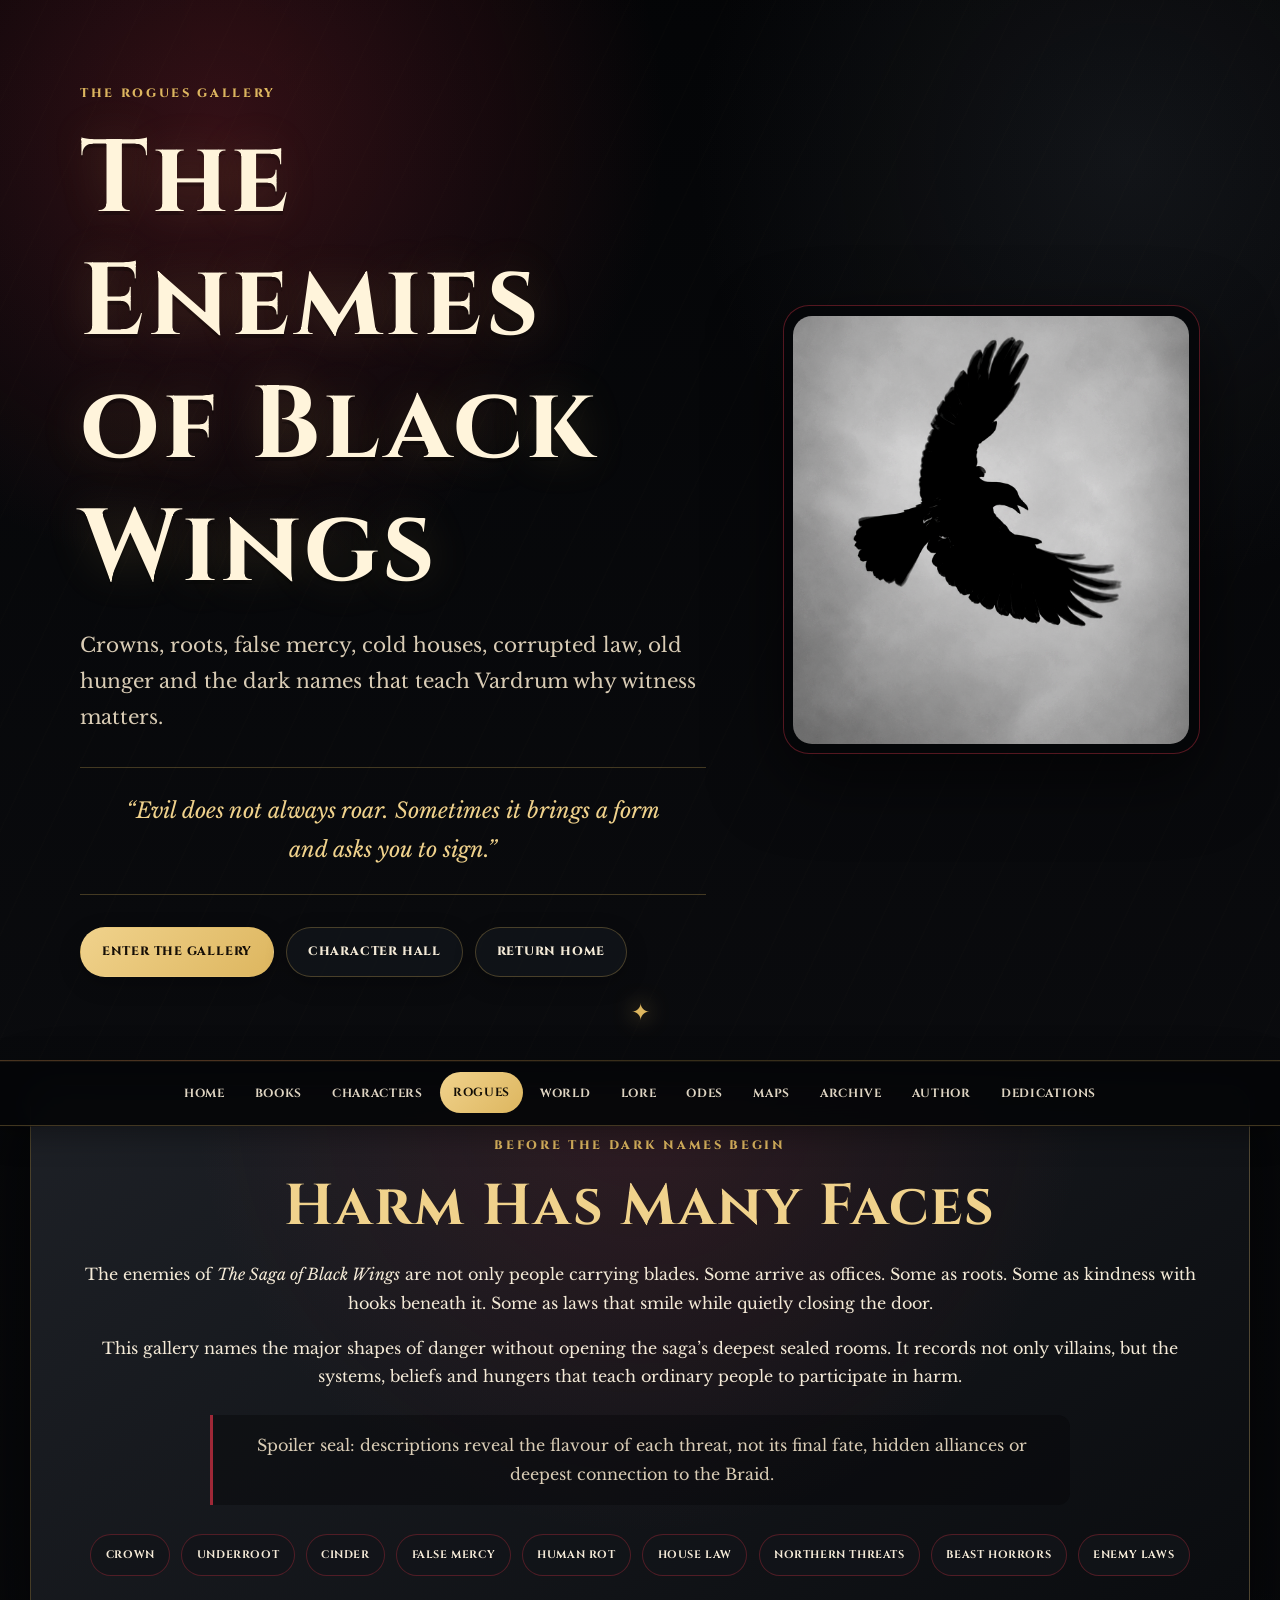
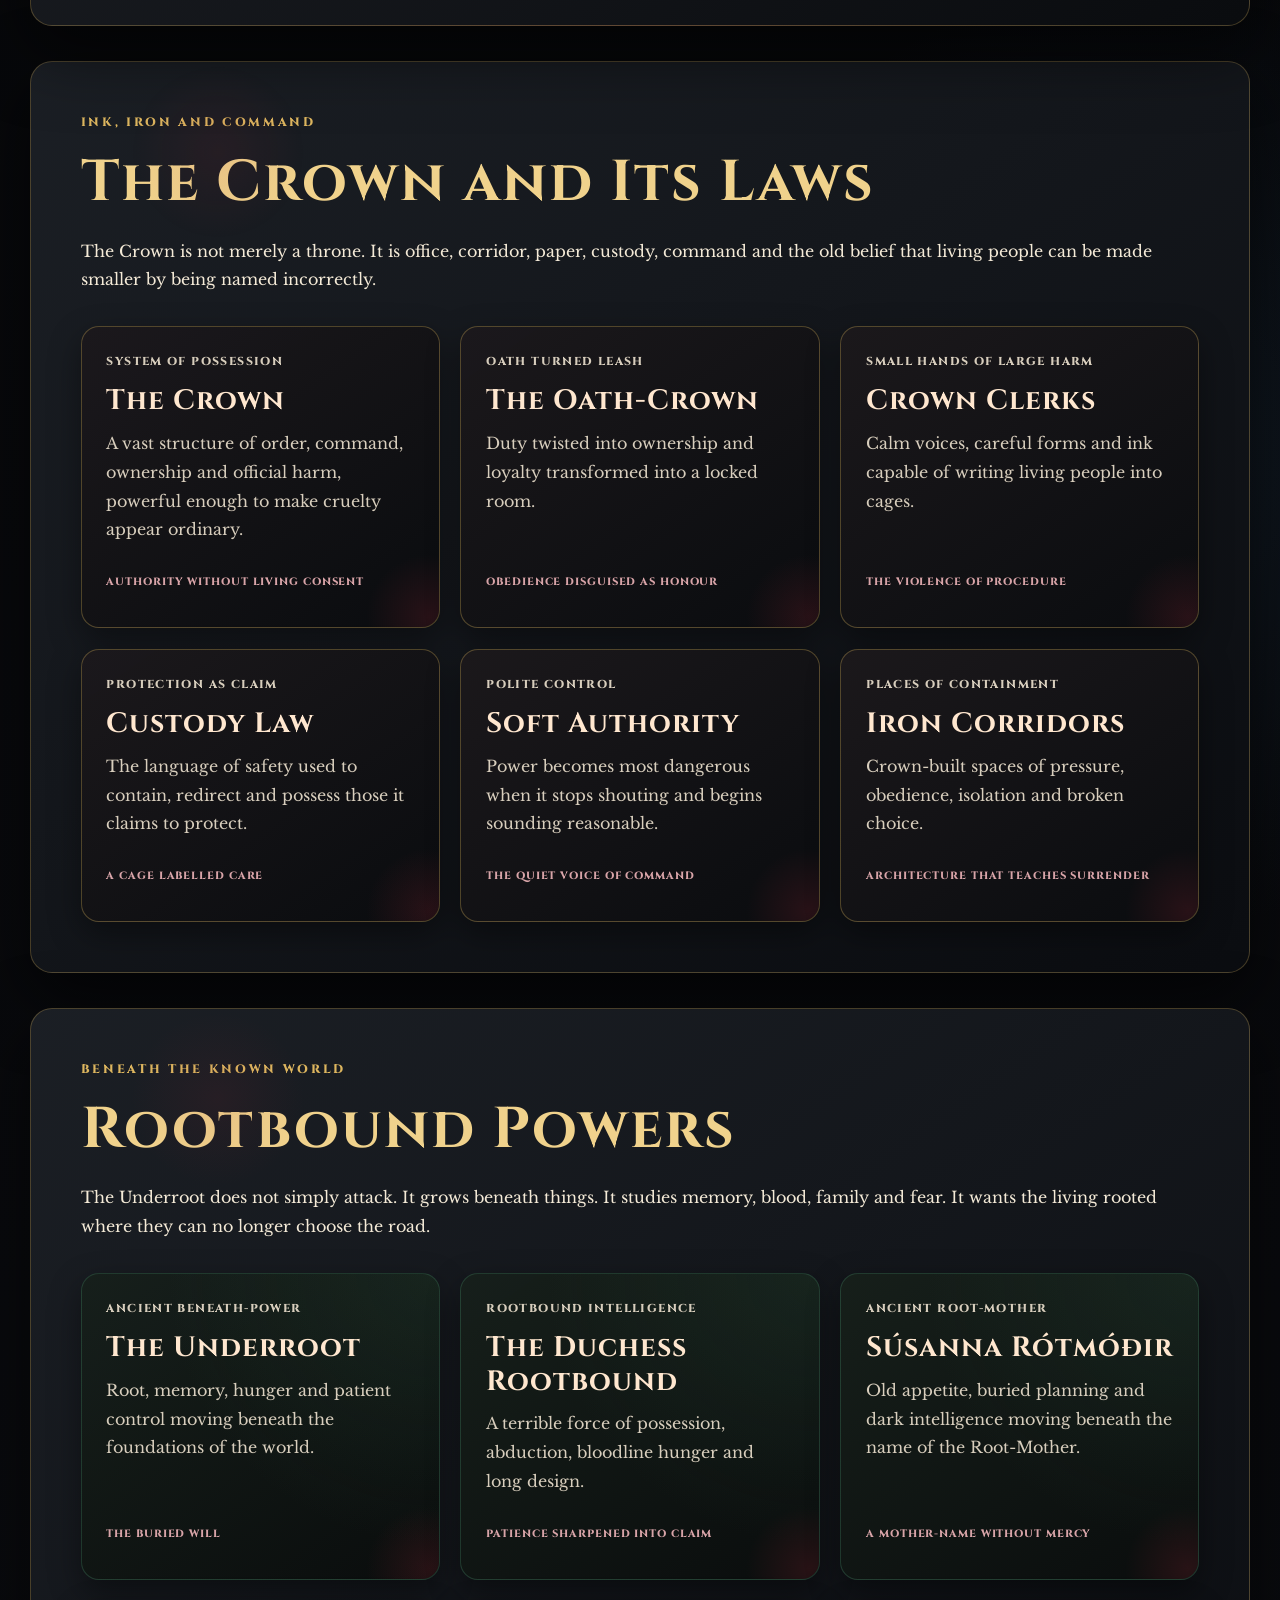
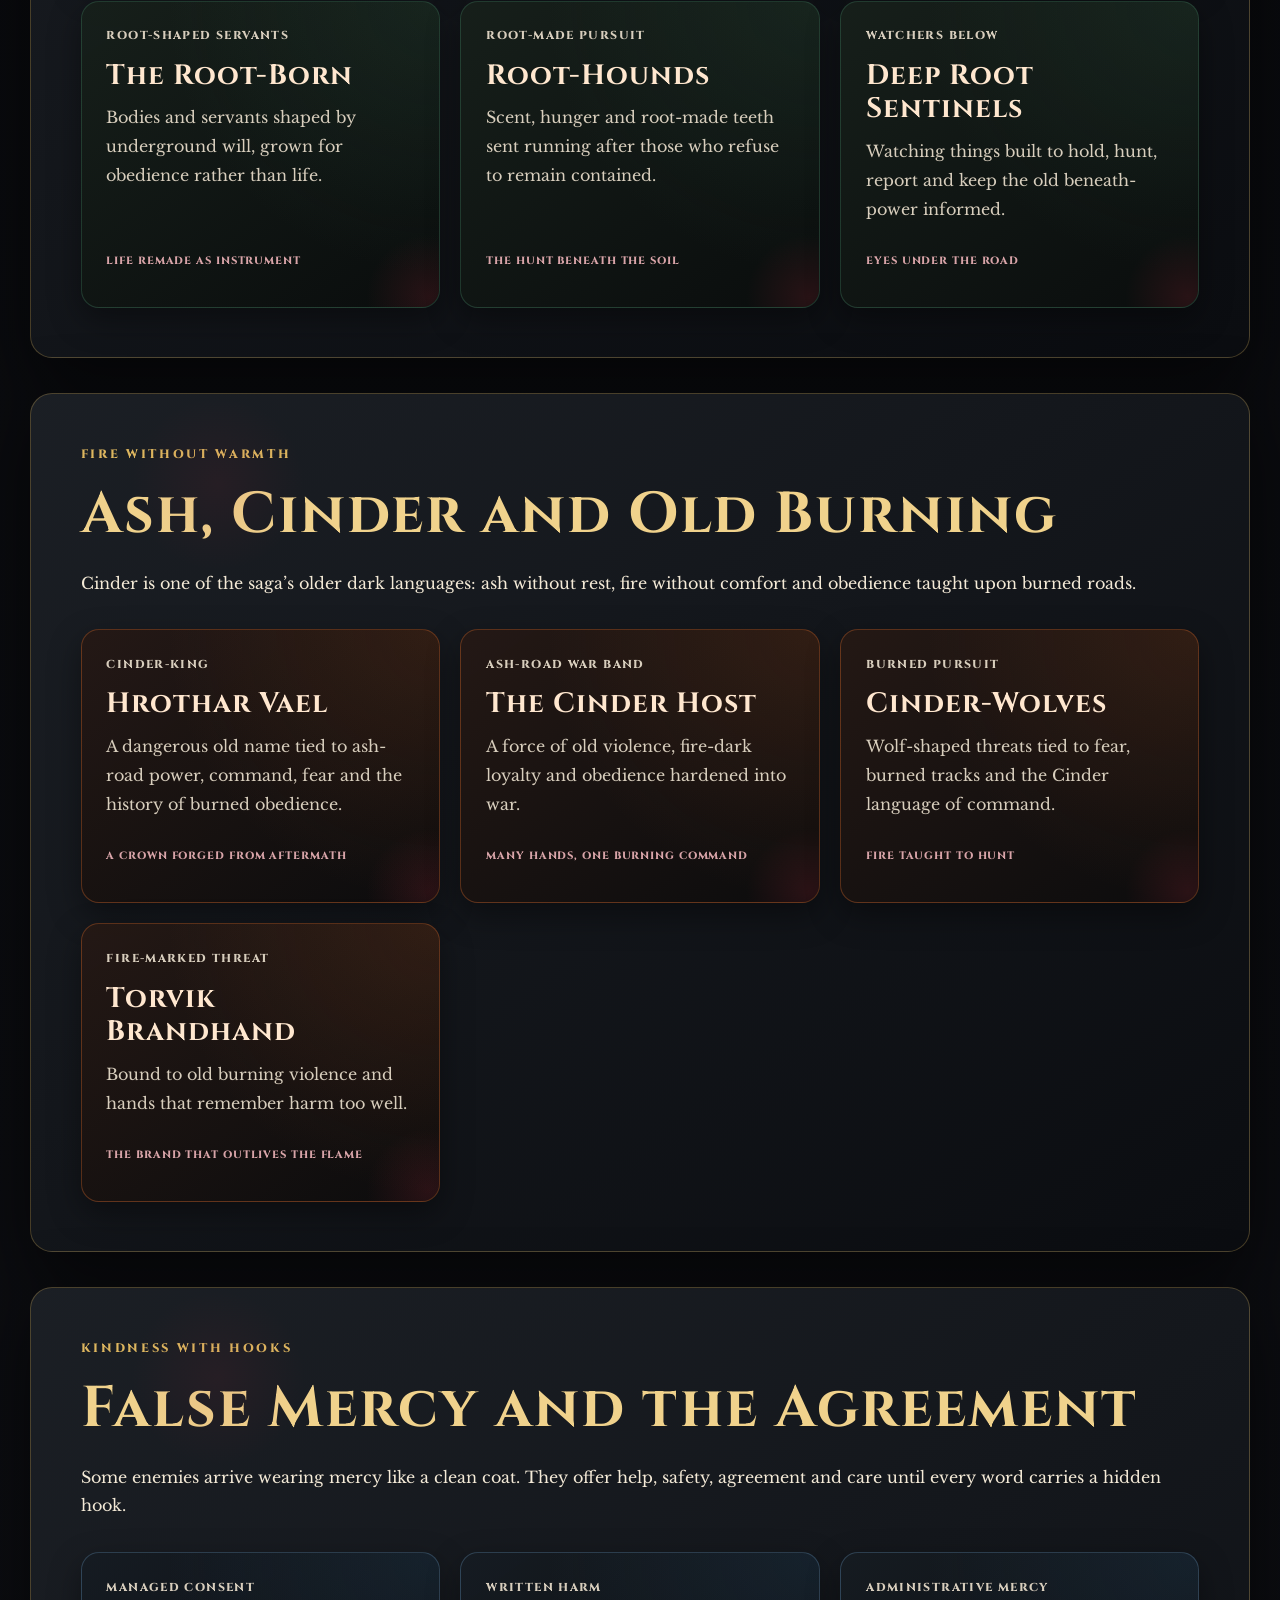
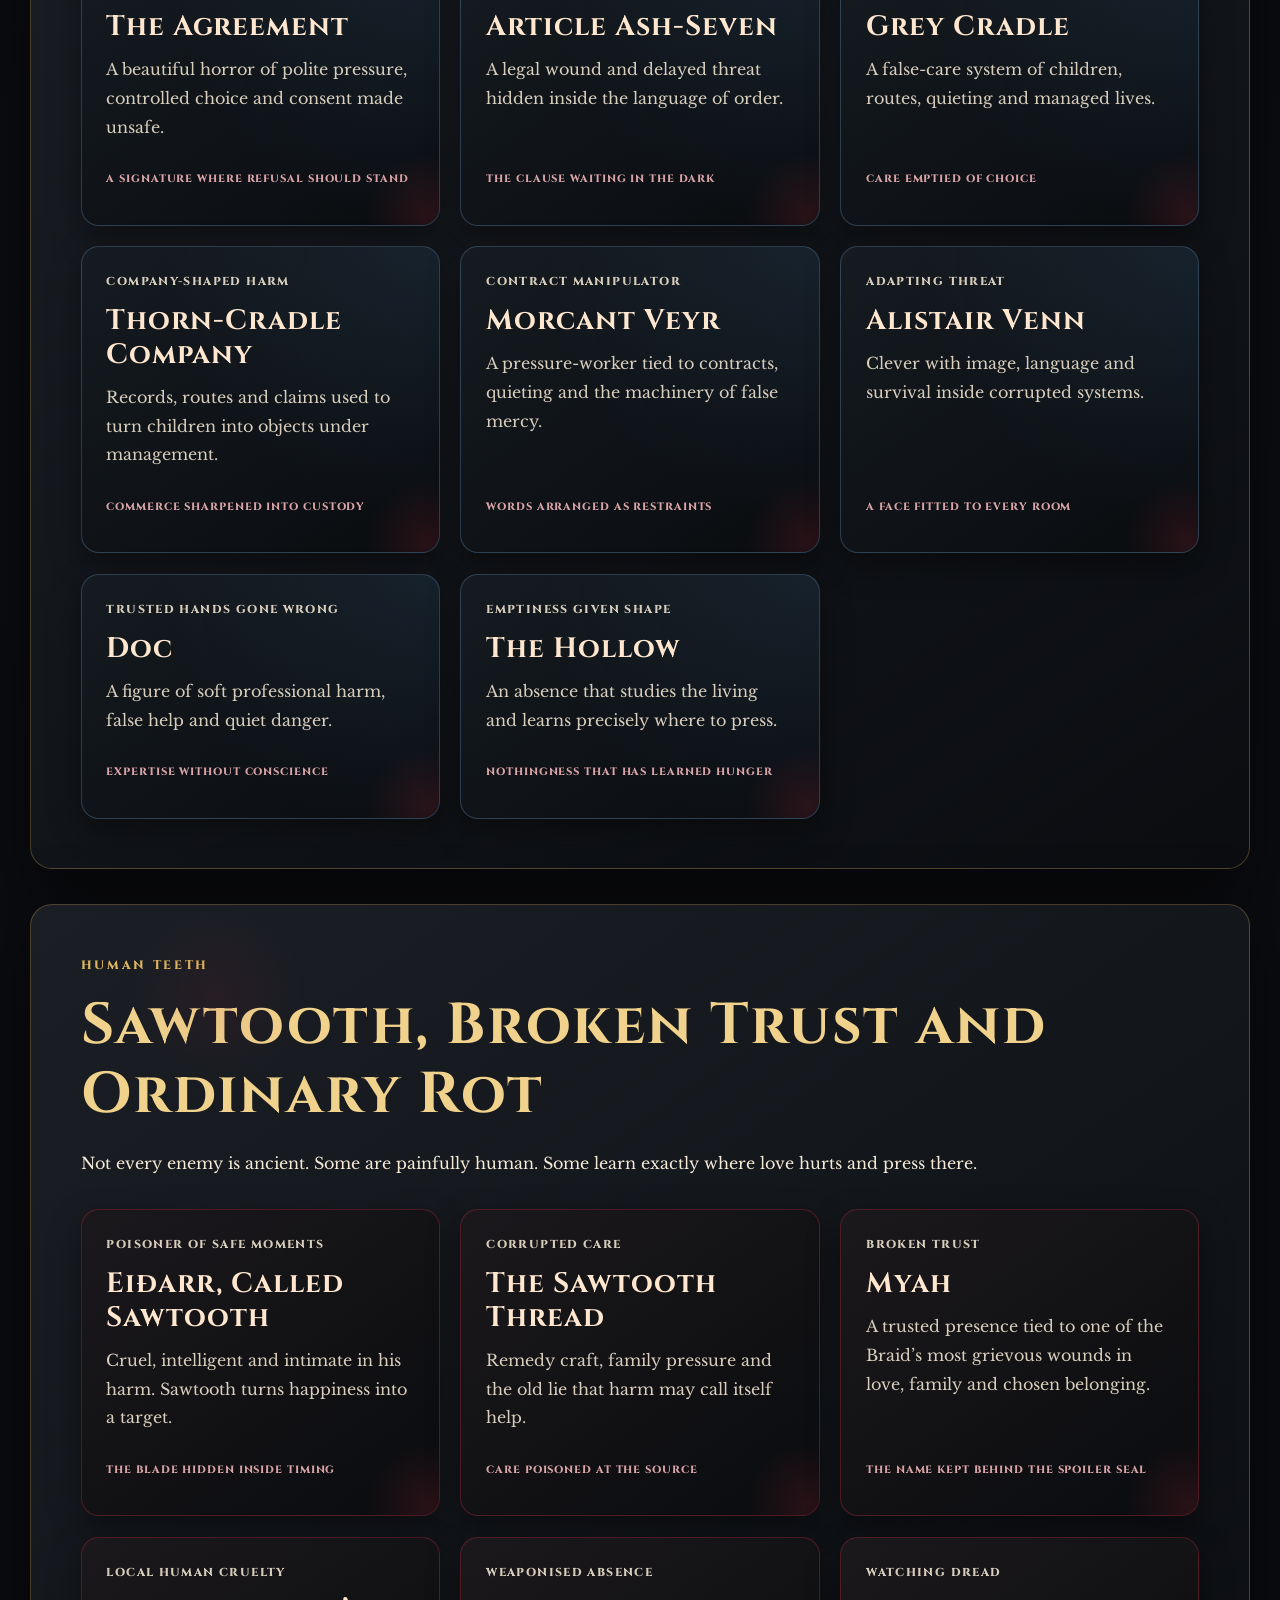
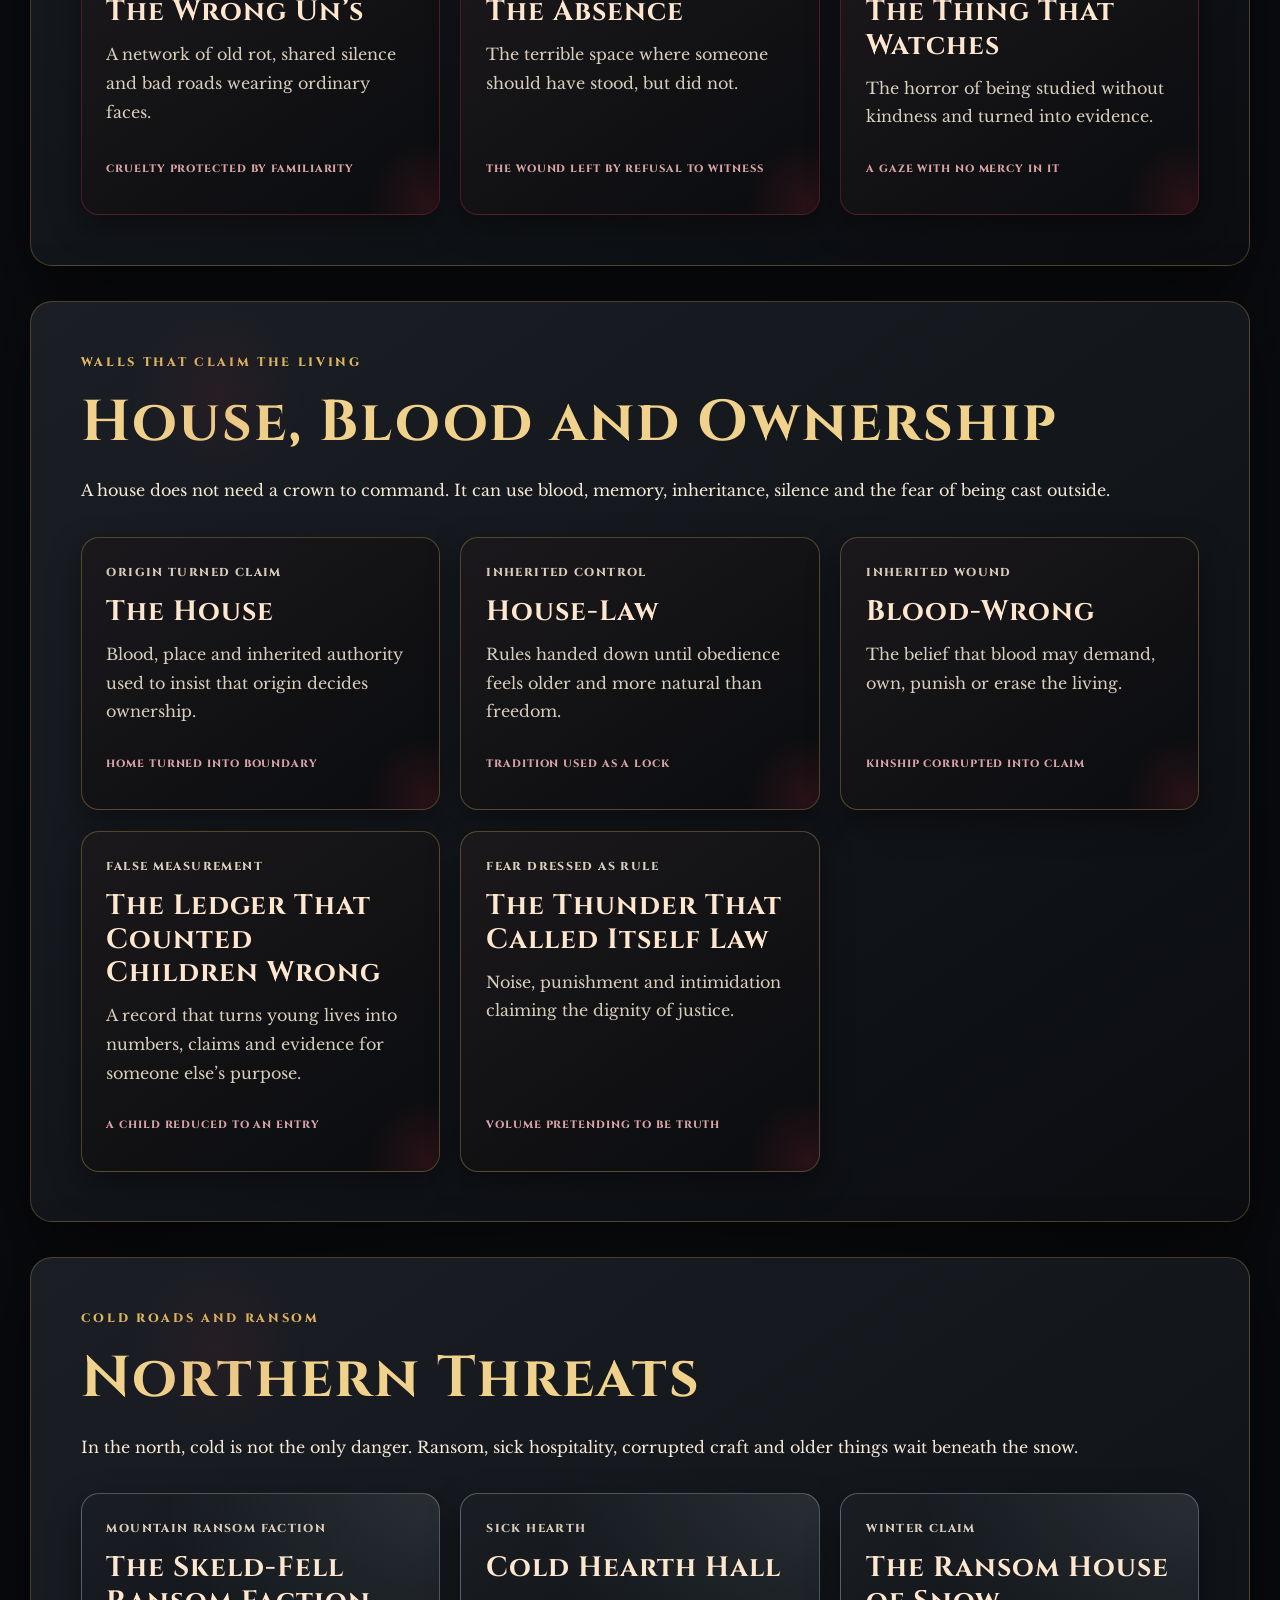
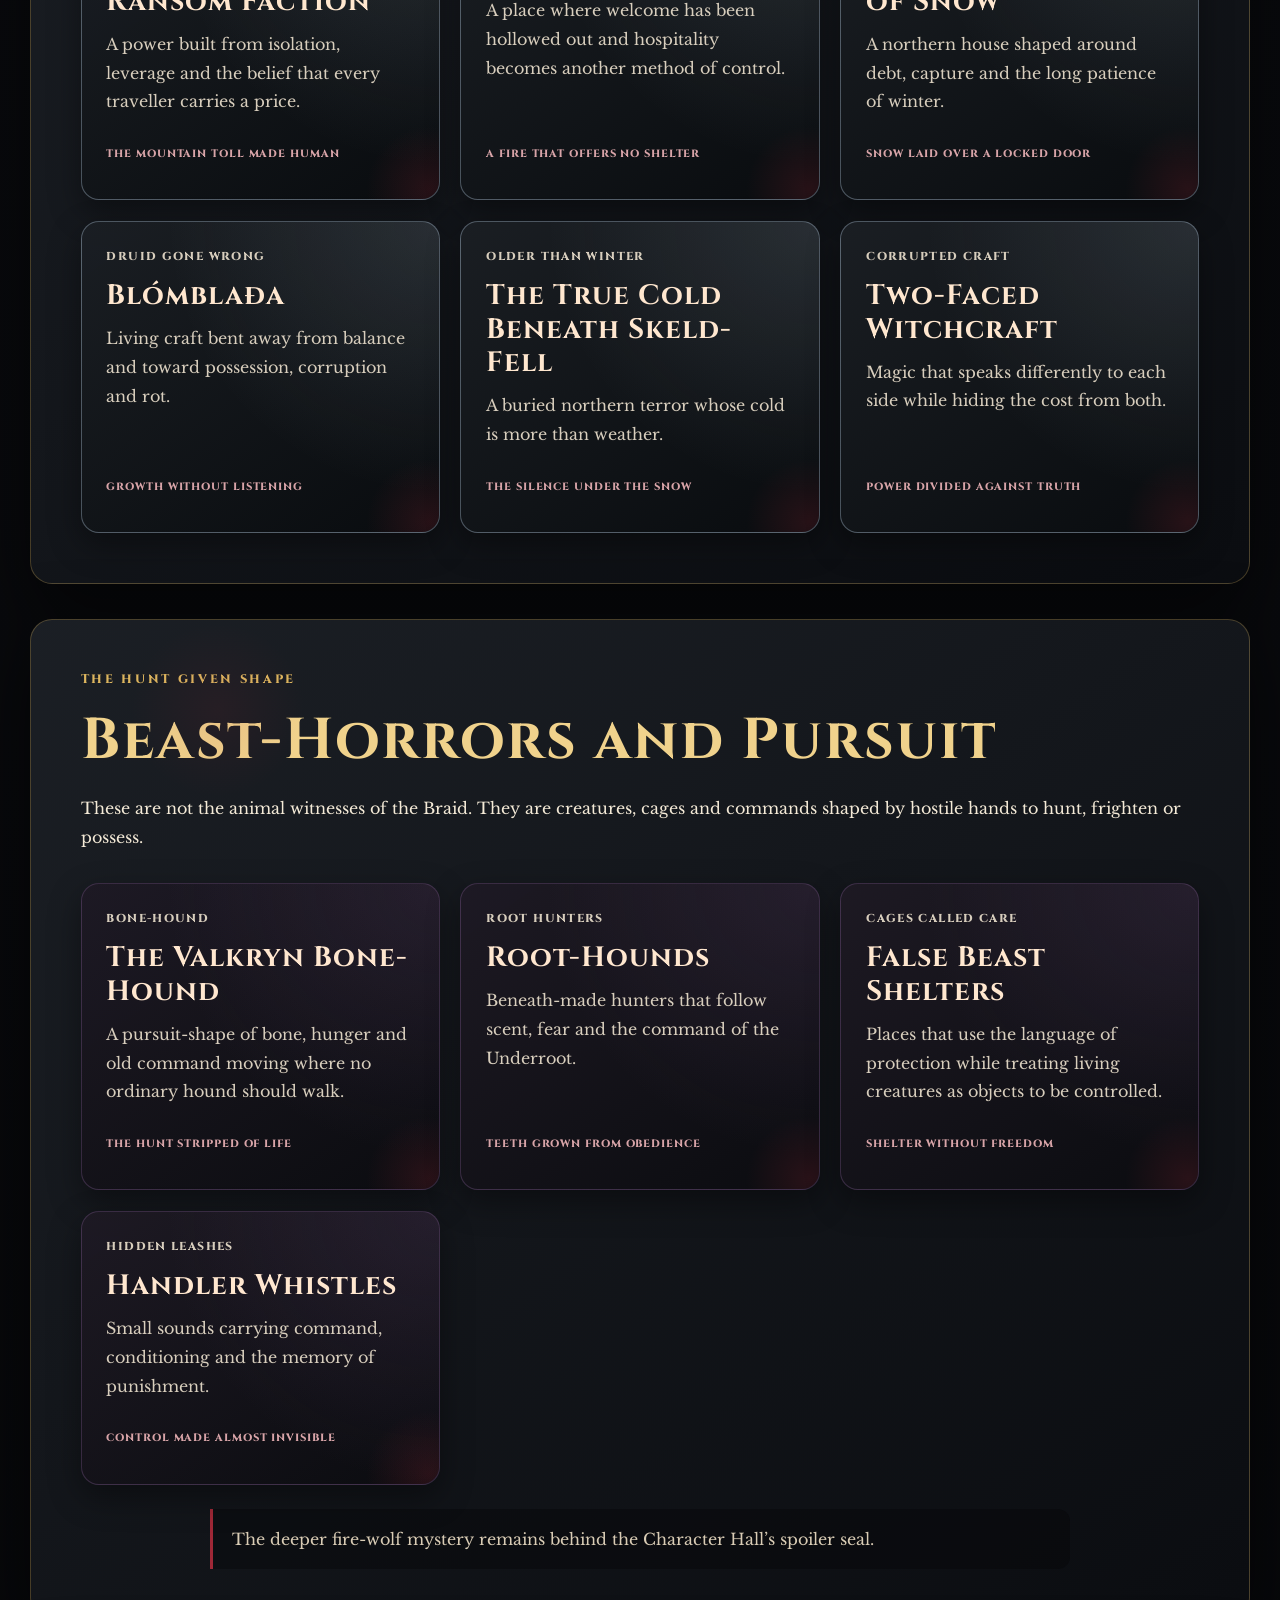
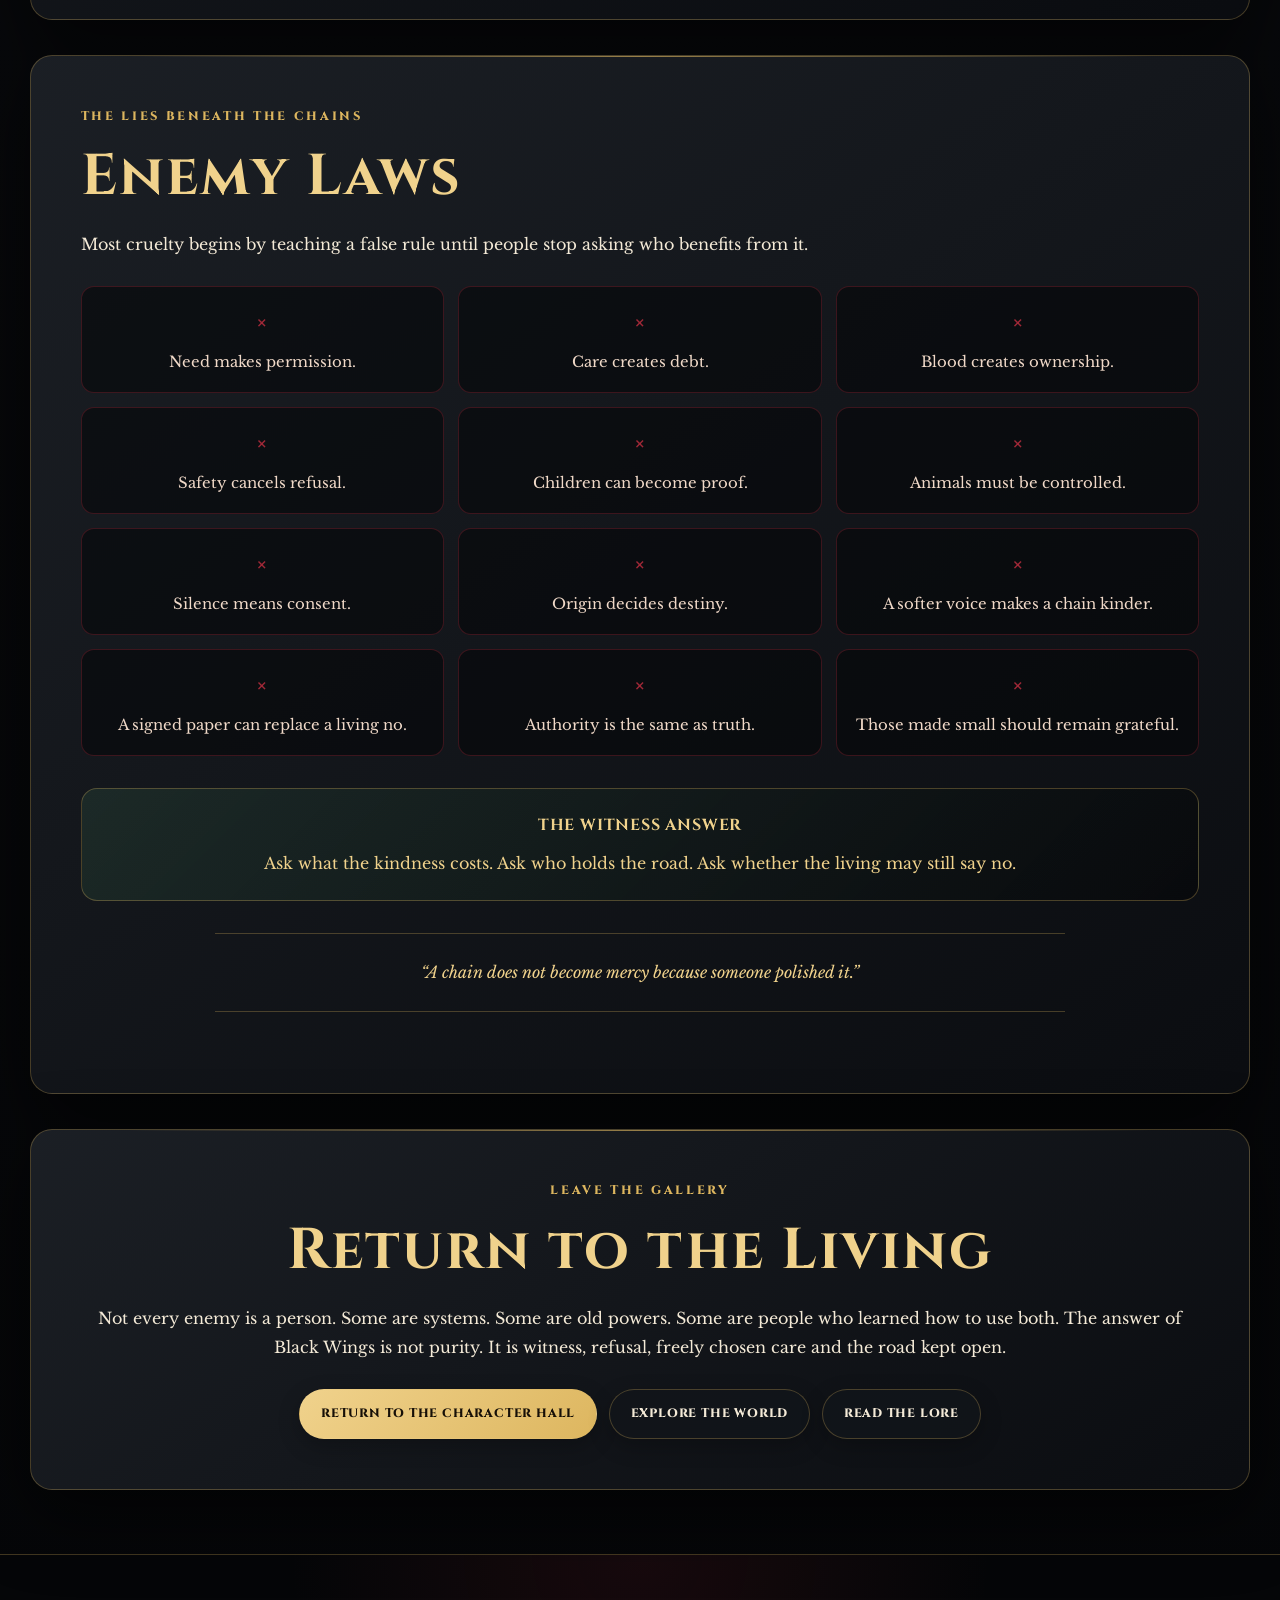
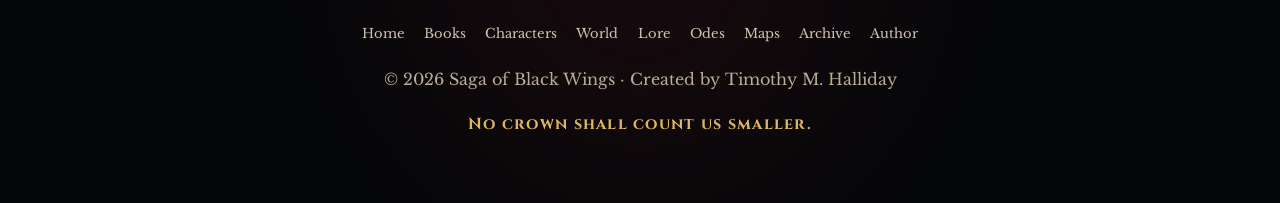
<file: rogues.html>
<!DOCTYPE html>
<html lang="en">
<head>
  <meta charset="UTF-8" />
  <meta name="viewport" content="width=device-width, initial-scale=1.0" />

  <title>Rogues Gallery | The Saga of Black Wings</title>

  <meta
    name="description"
    content="Enter the spoiler-safe Rogues Gallery of The Saga of Black Wings, where crowns, roots, false mercy, cold houses, corrupted law and human cruelty take shape."
  />
  <meta name="author" content="Timothy M. Halliday" />
  <meta name="theme-color" content="#050608" />

  <meta property="og:title" content="Rogues Gallery | The Saga of Black Wings" />
  <meta
    property="og:description"
    content="Crowns, roots, false mercy, cold houses and the dark powers that make witness necessary."
  />
  <meta property="og:type" content="website" />
  <meta property="og:url" content="https://sagaofblackwings.com/rogues.html" />
  <meta
    property="og:image"
    content="https://sagaofblackwings.com/92B5CDC8-3C87-426D-9C13-A4BE908193FC.png"
  />
  <meta
    property="og:image:alt"
    content="A black raven flying through a pale sky"
  />

  <meta name="twitter:card" content="summary_large_image" />
  <meta name="twitter:title" content="Rogues Gallery | The Saga of Black Wings" />
  <meta
    name="twitter:description"
    content="A spoiler-safe gallery of the people, systems and old powers opposing the living Braid."
  />
  <meta
    name="twitter:image"
    content="https://sagaofblackwings.com/92B5CDC8-3C87-426D-9C13-A4BE908193FC.png"
  />

  <link rel="canonical" href="https://sagaofblackwings.com/rogues.html" />
  <link rel="stylesheet" href="style.css" />

  <style>
    .rogues-hero {
      min-height: 72vh;
      padding-top: 5.2rem;
      padding-bottom: 5.2rem;
      background:
        radial-gradient(circle at 17% 12%, rgba(159, 40, 55, 0.3), transparent 28rem),
        radial-gradient(circle at 88% 15%, rgba(80, 88, 98, 0.18), transparent 27rem),
        linear-gradient(180deg, rgba(4, 5, 7, 0.96), rgba(10, 11, 14, 0.98));
    }

    .rogues-hero-layout {
      display: grid;
      grid-template-columns: minmax(0, 1.08fr) minmax(270px, 0.72fr);
      gap: clamp(2rem, 6vw, 5rem);
      align-items: center;
      width: min(100%, 1120px);
      margin: 0 auto;
    }

    .rogues-hero .hero-text {
      width: 100%;
      text-align: left;
    }

    .rogues-hero .tagline,
    .rogues-hero .hero-quote {
      margin-left: 0;
    }

    .rogues-hero .hero-buttons {
      justify-content: flex-start;
    }

    .rogues-hero-art {
      margin: 0;
      padding: 0.6rem;
      background: rgba(5, 6, 8, 0.76);
      border: 1px solid rgba(159, 40, 55, 0.52);
      border-radius: 26px;
      box-shadow: var(--shadow);
    }

    .rogues-hero-art img {
      width: 100%;
      aspect-ratio: 1 / 1.08;
      object-fit: cover;
      object-position: center;
      border-radius: 19px;
      filter: contrast(1.08);
    }

    .warning-seal {
      max-width: 860px;
      margin: 1.5rem auto 0;
      padding: 1rem 1.2rem;
      color: var(--parchment-soft);
      background: rgba(5, 6, 8, 0.42);
      border-left: 3px solid var(--crimson);
      border-radius: 0 12px 12px 0;
    }

    .gallery-nav {
      display: flex;
      flex-wrap: wrap;
      justify-content: center;
      gap: 0.7rem;
      margin-top: 1.8rem;
    }

    .gallery-nav a {
      display: inline-flex;
      align-items: center;
      min-height: 42px;
      padding: 0.55rem 0.9rem;
      color: var(--parchment);
      background: rgba(18, 21, 26, 0.84);
      border: 1px solid rgba(159, 40, 55, 0.45);
      border-radius: 999px;
      font-family: "Cinzel", Georgia, serif;
      font-size: 0.68rem;
      font-weight: 700;
      letter-spacing: 0.055em;
      text-decoration: none;
      text-transform: uppercase;
    }

    .gallery-nav a:hover {
      color: #fff1df;
      background: var(--crimson-dark);
      border-color: var(--crimson);
    }

    .threat-panel {
      position: relative;
      overflow: hidden;
    }

    .threat-panel::before {
      content: "";
      position: absolute;
      top: 0;
      right: 0;
      width: 180px;
      height: 180px;
      pointer-events: none;
      opacity: 0.48;
      background: radial-gradient(circle, rgba(159, 40, 55, 0.2), transparent 68%);
    }

    .threat-grid {
      grid-template-columns: repeat(3, minmax(0, 1fr));
    }

    .threat-card {
      display: flex;
      flex-direction: column;
      min-height: 100%;
      border-color: rgba(159, 40, 55, 0.28);
      background:
        linear-gradient(145deg, rgba(28, 25, 28, 0.97), rgba(10, 12, 15, 0.99));
    }

    .threat-card h3 {
      color: #ffe7cf;
    }

    .threat-card .threat-note {
      margin-top: auto;
      padding-top: 0.8rem;
      color: #d8a4a8;
      font-family: "Cinzel", Georgia, serif;
      font-size: 0.66rem;
      font-weight: 800;
      letter-spacing: 0.085em;
      text-transform: uppercase;
    }

    .crown-card {
      border-color: rgba(221, 182, 95, 0.32);
    }

    .root-card {
      border-color: rgba(49, 90, 69, 0.55);
      background:
        radial-gradient(circle at 100% 0%, rgba(49, 90, 69, 0.2), transparent 17rem),
        linear-gradient(145deg, rgba(23, 32, 27, 0.97), rgba(10, 13, 13, 0.99));
    }

    .cinder-card {
      border-color: rgba(160, 80, 36, 0.5);
      background:
        radial-gradient(circle at 100% 0%, rgba(160, 80, 36, 0.18), transparent 17rem),
        linear-gradient(145deg, rgba(37, 25, 21, 0.97), rgba(12, 12, 13, 0.99));
    }

    .mercy-card {
      border-color: rgba(72, 102, 128, 0.52);
      background:
        radial-gradient(circle at 100% 0%, rgba(49, 93, 131, 0.19), transparent 17rem),
        linear-gradient(145deg, rgba(22, 28, 34, 0.97), rgba(10, 12, 15, 0.99));
    }

    .human-card {
      border-color: rgba(159, 40, 55, 0.44);
    }

    .north-card {
      border-color: rgba(161, 180, 198, 0.42);
      background:
        radial-gradient(circle at 100% 0%, rgba(190, 210, 225, 0.13), transparent 17rem),
        linear-gradient(145deg, rgba(27, 31, 36, 0.97), rgba(9, 12, 15, 0.99));
    }

    .beast-card {
      border-color: rgba(96, 70, 111, 0.5);
      background:
        radial-gradient(circle at 100% 0%, rgba(96, 70, 111, 0.22), transparent 17rem),
        linear-gradient(145deg, rgba(30, 26, 36, 0.97), rgba(11, 12, 16, 0.99));
    }

    .law-grid {
      display: grid;
      grid-template-columns: repeat(3, minmax(0, 1fr));
      gap: 0.9rem;
      margin-top: 1.7rem;
    }

    .enemy-law {
      margin: 0;
      padding: 1rem;
      color: #f0d9c8;
      background: rgba(5, 6, 8, 0.55);
      border: 1px solid rgba(159, 40, 55, 0.34);
      border-radius: 13px;
      font-size: 0.93rem;
      text-align: center;
    }

    .enemy-law::before {
      content: "×";
      display: block;
      margin-bottom: 0.25rem;
      color: var(--crimson);
      font-family: "Cinzel", Georgia, serif;
      font-size: 1.45rem;
      font-weight: 800;
    }

    .counter-law {
      margin-top: 2rem;
      padding: 1.4rem;
      color: var(--gold-bright);
      background:
        linear-gradient(135deg, rgba(49, 90, 69, 0.28), rgba(5, 6, 8, 0.55));
      border: 1px solid rgba(221, 182, 95, 0.3);
      border-radius: 16px;
      text-align: center;
    }

    .counter-law strong {
      display: block;
      margin-bottom: 0.55rem;
      font-family: "Cinzel", Georgia, serif;
      letter-spacing: 0.05em;
      text-transform: uppercase;
    }

    @media (max-width: 980px) {
      .rogues-hero-layout {
        grid-template-columns: 1fr;
      }

      .rogues-hero .hero-text {
        text-align: center;
      }

      .rogues-hero .tagline,
      .rogues-hero .hero-quote {
        margin-right: auto;
        margin-left: auto;
      }

      .rogues-hero .hero-buttons {
        justify-content: center;
      }

      .rogues-hero-art {
        width: min(100%, 520px);
        margin: 0 auto;
      }

      .threat-grid,
      .law-grid {
        grid-template-columns: repeat(2, minmax(0, 1fr));
      }
    }

    @media (max-width: 720px) {
      .rogues-hero {
        min-height: auto;
      }

      .gallery-nav {
        align-items: stretch;
        flex-direction: column;
      }

      .gallery-nav a {
        justify-content: center;
        width: 100%;
      }

      .threat-grid,
      .law-grid {
        grid-template-columns: 1fr;
      }
    }
  </style>

  <script type="application/ld+json">
  {
    "@context": "https://schema.org",
    "@type": "CollectionPage",
    "name": "Rogues Gallery of The Saga of Black Wings",
    "url": "https://sagaofblackwings.com/rogues.html",
    "description": "A spoiler-safe guide to the enemy powers, harmful systems and corrupted laws within The Saga of Black Wings.",
    "author": {
      "@type": "Person",
      "name": "Timothy M. Halliday"
    }
  }
  </script>
</head>

<body>
  <a class="skip-link" href="#main-content">Skip to main content</a>

  <header class="page-hero rogues-hero">
    <div class="rogues-hero-layout">
      <div class="hero-text">
        <p class="eyebrow">The Rogues Gallery</p>

        <h1>The Enemies of Black Wings</h1>

        <p class="tagline">
          Crowns, roots, false mercy, cold houses, corrupted law, old hunger
          and the dark names that teach Vardrum why witness matters.
        </p>

        <blockquote class="hero-quote">
          “Evil does not always roar. Sometimes it brings a form and asks you to sign.”
        </blockquote>

        <div class="hero-buttons">
          <a href="#dark-names" class="button primary">Enter the Gallery</a>
          <a href="characters.html" class="button secondary">Character Hall</a>
          <a href="index.html" class="button secondary">Return Home</a>
        </div>
      </div>

      <figure class="rogues-hero-art">
        <img
          src="92B5CDC8-3C87-426D-9C13-A4BE908193FC.png"
          alt="A black raven flying with its wings spread"
          width="1122"
          height="1402"
          fetchpriority="high"
        />
      </figure>
    </div>
  </header>

  <nav class="site-nav" aria-label="Main navigation">
    <a href="index.html">Home</a>
    <a href="books.html">Books</a>
    <a href="characters.html">Characters</a>
    <a href="rogues.html" aria-current="page">Rogues</a>
    <a href="world.html">World</a>
    <a href="lore.html">Lore</a>
    <a href="odes.html">Odes</a>
    <a href="maps.html">Maps</a>
    <a href="archive.html">Archive</a>
    <a href="author.html">Author</a>
    <a href="dedications.html">Dedications</a>
  </nav>

  <main id="main-content">
    <section class="panel intro-panel" id="dark-names">
      <p class="eyebrow">Before the Dark Names Begin</p>
      <h2>Harm Has Many Faces</h2>

      <p>
        The enemies of <em>The Saga of Black Wings</em> are not only people
        carrying blades. Some arrive as offices. Some as roots. Some as
        kindness with hooks beneath it. Some as laws that smile while quietly
        closing the door.
      </p>

      <p>
        This gallery names the major shapes of danger without opening the
        saga’s deepest sealed rooms. It records not only villains, but the
        systems, beliefs and hungers that teach ordinary people to participate
        in harm.
      </p>

      <p class="warning-seal">
        Spoiler seal: descriptions reveal the flavour of each threat, not its
        final fate, hidden alliances or deepest connection to the Braid.
      </p>

      <nav class="gallery-nav" aria-label="Jump to threat groups">
        <a href="#crown">Crown</a>
        <a href="#underroot">Underroot</a>
        <a href="#cinder">Cinder</a>
        <a href="#false-mercy">False Mercy</a>
        <a href="#human-rot">Human Rot</a>
        <a href="#house-law">House Law</a>
        <a href="#north">Northern Threats</a>
        <a href="#beast-horrors">Beast Horrors</a>
        <a href="#enemy-laws">Enemy Laws</a>
      </nav>
    </section>

    <section class="panel threat-panel" id="crown">
      <p class="eyebrow">Ink, Iron and Command</p>
      <h2>The Crown and Its Laws</h2>

      <p>
        The Crown is not merely a throne. It is office, corridor, paper,
        custody, command and the old belief that living people can be made
        smaller by being named incorrectly.
      </p>

      <div class="book-grid threat-grid">
        <article class="character-card threat-card crown-card featured-book">
          <p class="role">System of Possession</p>
          <h3>The Crown</h3>
          <p>
            A vast structure of order, command, ownership and official harm,
            powerful enough to make cruelty appear ordinary.
          </p>
          <p class="threat-note">Authority without living consent</p>
        </article>

        <article class="character-card threat-card crown-card">
          <p class="role">Oath Turned Leash</p>
          <h3>The Oath-Crown</h3>
          <p>
            Duty twisted into ownership and loyalty transformed into a locked room.
          </p>
          <p class="threat-note">Obedience disguised as honour</p>
        </article>

        <article class="character-card threat-card crown-card">
          <p class="role">Small Hands of Large Harm</p>
          <h3>Crown Clerks</h3>
          <p>
            Calm voices, careful forms and ink capable of writing living
            people into cages.
          </p>
          <p class="threat-note">The violence of procedure</p>
        </article>

        <article class="character-card threat-card crown-card">
          <p class="role">Protection as Claim</p>
          <h3>Custody Law</h3>
          <p>
            The language of safety used to contain, redirect and possess those
            it claims to protect.
          </p>
          <p class="threat-note">A cage labelled care</p>
        </article>

        <article class="character-card threat-card crown-card">
          <p class="role">Polite Control</p>
          <h3>Soft Authority</h3>
          <p>
            Power becomes most dangerous when it stops shouting and begins
            sounding reasonable.
          </p>
          <p class="threat-note">The quiet voice of command</p>
        </article>

        <article class="character-card threat-card crown-card">
          <p class="role">Places of Containment</p>
          <h3>Iron Corridors</h3>
          <p>
            Crown-built spaces of pressure, obedience, isolation and broken choice.
          </p>
          <p class="threat-note">Architecture that teaches surrender</p>
        </article>
      </div>
    </section>

    <section class="panel threat-panel" id="underroot">
      <p class="eyebrow">Beneath the Known World</p>
      <h2>Rootbound Powers</h2>

      <p>
        The Underroot does not simply attack. It grows beneath things. It
        studies memory, blood, family and fear. It wants the living rooted
        where they can no longer choose the road.
      </p>

      <div class="book-grid threat-grid">
        <article class="character-card threat-card root-card featured-book">
          <p class="role">Ancient Beneath-Power</p>
          <h3>The Underroot</h3>
          <p>
            Root, memory, hunger and patient control moving beneath the
            foundations of the world.
          </p>
          <p class="threat-note">The buried will</p>
        </article>

        <article class="character-card threat-card root-card">
          <p class="role">Rootbound Intelligence</p>
          <h3>The Duchess Rootbound</h3>
          <p>
            A terrible force of possession, abduction, bloodline hunger and
            long design.
          </p>
          <p class="threat-note">Patience sharpened into claim</p>
        </article>

        <article class="character-card threat-card root-card">
          <p class="role">Ancient Root-Mother</p>
          <h3>Súsanna Rótmóðir</h3>
          <p>
            Old appetite, buried planning and dark intelligence moving beneath
            the name of the Root-Mother.
          </p>
          <p class="threat-note">A mother-name without mercy</p>
        </article>

        <article class="character-card threat-card root-card">
          <p class="role">Root-Shaped Servants</p>
          <h3>The Root-Born</h3>
          <p>
            Bodies and servants shaped by underground will, grown for
            obedience rather than life.
          </p>
          <p class="threat-note">Life remade as instrument</p>
        </article>

        <article class="character-card threat-card root-card">
          <p class="role">Root-Made Pursuit</p>
          <h3>Root-Hounds</h3>
          <p>
            Scent, hunger and root-made teeth sent running after those who
            refuse to remain contained.
          </p>
          <p class="threat-note">The hunt beneath the soil</p>
        </article>

        <article class="character-card threat-card root-card">
          <p class="role">Watchers Below</p>
          <h3>Deep Root Sentinels</h3>
          <p>
            Watching things built to hold, hunt, report and keep the old
            beneath-power informed.
          </p>
          <p class="threat-note">Eyes under the road</p>
        </article>
      </div>
    </section>

    <section class="panel threat-panel" id="cinder">
      <p class="eyebrow">Fire Without Warmth</p>
      <h2>Ash, Cinder and Old Burning</h2>

      <p>
        Cinder is one of the saga’s older dark languages: ash without rest,
        fire without comfort and obedience taught upon burned roads.
      </p>

      <div class="book-grid threat-grid">
        <article class="character-card threat-card cinder-card featured-book">
          <p class="role">Cinder-King</p>
          <h3>Hrothar Vael</h3>
          <p>
            A dangerous old name tied to ash-road power, command, fear and the
            history of burned obedience.
          </p>
          <p class="threat-note">A crown forged from aftermath</p>
        </article>

        <article class="character-card threat-card cinder-card">
          <p class="role">Ash-Road War Band</p>
          <h3>The Cinder Host</h3>
          <p>
            A force of old violence, fire-dark loyalty and obedience hardened
            into war.
          </p>
          <p class="threat-note">Many hands, one burning command</p>
        </article>

        <article class="character-card threat-card cinder-card">
          <p class="role">Burned Pursuit</p>
          <h3>Cinder-Wolves</h3>
          <p>
            Wolf-shaped threats tied to fear, burned tracks and the Cinder
            language of command.
          </p>
          <p class="threat-note">Fire taught to hunt</p>
        </article>

        <article class="character-card threat-card cinder-card">
          <p class="role">Fire-Marked Threat</p>
          <h3>Torvik Brandhand</h3>
          <p>
            Bound to old burning violence and hands that remember harm too well.
          </p>
          <p class="threat-note">The brand that outlives the flame</p>
        </article>
      </div>
    </section>

    <section class="panel threat-panel" id="false-mercy">
      <p class="eyebrow">Kindness with Hooks</p>
      <h2>False Mercy and the Agreement</h2>

      <p>
        Some enemies arrive wearing mercy like a clean coat. They offer help,
        safety, agreement and care until every word carries a hidden hook.
      </p>

      <div class="book-grid threat-grid">
        <article class="character-card threat-card mercy-card featured-book">
          <p class="role">Managed Consent</p>
          <h3>The Agreement</h3>
          <p>
            A beautiful horror of polite pressure, controlled choice and
            consent made unsafe.
          </p>
          <p class="threat-note">A signature where refusal should stand</p>
        </article>

        <article class="character-card threat-card mercy-card">
          <p class="role">Written Harm</p>
          <h3>Article Ash-Seven</h3>
          <p>
            A legal wound and delayed threat hidden inside the language of order.
          </p>
          <p class="threat-note">The clause waiting in the dark</p>
        </article>

        <article class="character-card threat-card mercy-card">
          <p class="role">Administrative Mercy</p>
          <h3>Grey Cradle</h3>
          <p>
            A false-care system of children, routes, quieting and managed lives.
          </p>
          <p class="threat-note">Care emptied of choice</p>
        </article>

        <article class="character-card threat-card mercy-card">
          <p class="role">Company-Shaped Harm</p>
          <h3>Thorn-Cradle Company</h3>
          <p>
            Records, routes and claims used to turn children into objects under
            management.
          </p>
          <p class="threat-note">Commerce sharpened into custody</p>
        </article>

        <article class="character-card threat-card mercy-card">
          <p class="role">Contract Manipulator</p>
          <h3>Morcant Veyr</h3>
          <p>
            A pressure-worker tied to contracts, quieting and the machinery of
            false mercy.
          </p>
          <p class="threat-note">Words arranged as restraints</p>
        </article>

        <article class="character-card threat-card mercy-card">
          <p class="role">Adapting Threat</p>
          <h3>Alistair Venn</h3>
          <p>
            Clever with image, language and survival inside corrupted systems.
          </p>
          <p class="threat-note">A face fitted to every room</p>
        </article>

        <article class="character-card threat-card mercy-card">
          <p class="role">Trusted Hands Gone Wrong</p>
          <h3>Doc</h3>
          <p>
            A figure of soft professional harm, false help and quiet danger.
          </p>
          <p class="threat-note">Expertise without conscience</p>
        </article>

        <article class="character-card threat-card mercy-card">
          <p class="role">Emptiness Given Shape</p>
          <h3>The Hollow</h3>
          <p>
            An absence that studies the living and learns precisely where to press.
          </p>
          <p class="threat-note">Nothingness that has learned hunger</p>
        </article>
      </div>
    </section>

    <section class="panel threat-panel" id="human-rot">
      <p class="eyebrow">Human Teeth</p>
      <h2>Sawtooth, Broken Trust and Ordinary Rot</h2>

      <p>
        Not every enemy is ancient. Some are painfully human. Some learn
        exactly where love hurts and press there.
      </p>

      <div class="book-grid threat-grid">
        <article class="character-card threat-card human-card featured-book">
          <p class="role">Poisoner of Safe Moments</p>
          <h3>Eiðarr, Called Sawtooth</h3>
          <p>
            Cruel, intelligent and intimate in his harm. Sawtooth turns
            happiness into a target.
          </p>
          <p class="threat-note">The blade hidden inside timing</p>
        </article>

        <article class="character-card threat-card human-card">
          <p class="role">Corrupted Care</p>
          <h3>The Sawtooth Thread</h3>
          <p>
            Remedy craft, family pressure and the old lie that harm may call
            itself help.
          </p>
          <p class="threat-note">Care poisoned at the source</p>
        </article>

        <article class="character-card threat-card human-card">
          <p class="role">Broken Trust</p>
          <h3>Myah</h3>
          <p>
            A trusted presence tied to one of the Braid’s most grievous wounds
            in love, family and chosen belonging.
          </p>
          <p class="threat-note">The name kept behind the spoiler seal</p>
        </article>

        <article class="character-card threat-card human-card">
          <p class="role">Local Human Cruelty</p>
          <h3>The Wrong Un’s</h3>
          <p>
            A network of old rot, shared silence and bad roads wearing ordinary
            faces.
          </p>
          <p class="threat-note">Cruelty protected by familiarity</p>
        </article>

        <article class="character-card threat-card human-card">
          <p class="role">Weaponised Absence</p>
          <h3>The Absence</h3>
          <p>
            The terrible space where someone should have stood, but did not.
          </p>
          <p class="threat-note">The wound left by refusal to witness</p>
        </article>

        <article class="character-card threat-card human-card">
          <p class="role">Watching Dread</p>
          <h3>The Thing That Watches</h3>
          <p>
            The horror of being studied without kindness and turned into evidence.
          </p>
          <p class="threat-note">A gaze with no mercy in it</p>
        </article>
      </div>
    </section>

    <section class="panel threat-panel" id="house-law">
      <p class="eyebrow">Walls That Claim the Living</p>
      <h2>House, Blood and Ownership</h2>

      <p>
        A house does not need a crown to command. It can use blood, memory,
        inheritance, silence and the fear of being cast outside.
      </p>

      <div class="book-grid threat-grid">
        <article class="character-card threat-card crown-card featured-book">
          <p class="role">Origin Turned Claim</p>
          <h3>The House</h3>
          <p>
            Blood, place and inherited authority used to insist that origin
            decides ownership.
          </p>
          <p class="threat-note">Home turned into boundary</p>
        </article>

        <article class="character-card threat-card crown-card">
          <p class="role">Inherited Control</p>
          <h3>House-Law</h3>
          <p>
            Rules handed down until obedience feels older and more natural than
            freedom.
          </p>
          <p class="threat-note">Tradition used as a lock</p>
        </article>

        <article class="character-card threat-card crown-card">
          <p class="role">Inherited Wound</p>
          <h3>Blood-Wrong</h3>
          <p>
            The belief that blood may demand, own, punish or erase the living.
          </p>
          <p class="threat-note">Kinship corrupted into claim</p>
        </article>

        <article class="character-card threat-card crown-card">
          <p class="role">False Measurement</p>
          <h3>The Ledger That Counted Children Wrong</h3>
          <p>
            A record that turns young lives into numbers, claims and evidence
            for someone else’s purpose.
          </p>
          <p class="threat-note">A child reduced to an entry</p>
        </article>

        <article class="character-card threat-card crown-card">
          <p class="role">Fear Dressed as Rule</p>
          <h3>The Thunder That Called Itself Law</h3>
          <p>
            Noise, punishment and intimidation claiming the dignity of justice.
          </p>
          <p class="threat-note">Volume pretending to be truth</p>
        </article>
      </div>
    </section>

    <section class="panel threat-panel" id="north">
      <p class="eyebrow">Cold Roads and Ransom</p>
      <h2>Northern Threats</h2>

      <p>
        In the north, cold is not the only danger. Ransom, sick hospitality,
        corrupted craft and older things wait beneath the snow.
      </p>

      <div class="book-grid threat-grid">
        <article class="character-card threat-card north-card featured-book">
          <p class="role">Mountain Ransom Faction</p>
          <h3>The Skeld-Fell Ransom Faction</h3>
          <p>
            A power built from isolation, leverage and the belief that every
            traveller carries a price.
          </p>
          <p class="threat-note">The mountain toll made human</p>
        </article>

        <article class="character-card threat-card north-card">
          <p class="role">Sick Hearth</p>
          <h3>Cold Hearth Hall</h3>
          <p>
            A place where welcome has been hollowed out and hospitality becomes
            another method of control.
          </p>
          <p class="threat-note">A fire that offers no shelter</p>
        </article>

        <article class="character-card threat-card north-card">
          <p class="role">Winter Claim</p>
          <h3>The Ransom House of Snow</h3>
          <p>
            A northern house shaped around debt, capture and the long patience
            of winter.
          </p>
          <p class="threat-note">Snow laid over a locked door</p>
        </article>

        <article class="character-card threat-card north-card">
          <p class="role">Druid Gone Wrong</p>
          <h3>Blómblaða</h3>
          <p>
            Living craft bent away from balance and toward possession,
            corruption and rot.
          </p>
          <p class="threat-note">Growth without listening</p>
        </article>

        <article class="character-card threat-card north-card">
          <p class="role">Older Than Winter</p>
          <h3>The True Cold Beneath Skeld-Fell</h3>
          <p>
            A buried northern terror whose cold is more than weather.
          </p>
          <p class="threat-note">The silence under the snow</p>
        </article>

        <article class="character-card threat-card north-card">
          <p class="role">Corrupted Craft</p>
          <h3>Two-Faced Witchcraft</h3>
          <p>
            Magic that speaks differently to each side while hiding the cost
            from both.
          </p>
          <p class="threat-note">Power divided against truth</p>
        </article>
      </div>
    </section>

    <section class="panel threat-panel" id="beast-horrors">
      <p class="eyebrow">The Hunt Given Shape</p>
      <h2>Beast-Horrors and Pursuit</h2>

      <p>
        These are not the animal witnesses of the Braid. They are creatures,
        cages and commands shaped by hostile hands to hunt, frighten or possess.
      </p>

      <div class="book-grid threat-grid">
        <article class="character-card threat-card beast-card featured-book">
          <p class="role">Bone-Hound</p>
          <h3>The Valkryn Bone-Hound</h3>
          <p>
            A pursuit-shape of bone, hunger and old command moving where no
            ordinary hound should walk.
          </p>
          <p class="threat-note">The hunt stripped of life</p>
        </article>

        <article class="character-card threat-card beast-card">
          <p class="role">Root Hunters</p>
          <h3>Root-Hounds</h3>
          <p>
            Beneath-made hunters that follow scent, fear and the command of the
            Underroot.
          </p>
          <p class="threat-note">Teeth grown from obedience</p>
        </article>

        <article class="character-card threat-card beast-card">
          <p class="role">Cages Called Care</p>
          <h3>False Beast Shelters</h3>
          <p>
            Places that use the language of protection while treating living
            creatures as objects to be controlled.
          </p>
          <p class="threat-note">Shelter without freedom</p>
        </article>

        <article class="character-card threat-card beast-card">
          <p class="role">Hidden Leashes</p>
          <h3>Handler Whistles</h3>
          <p>
            Small sounds carrying command, conditioning and the memory of
            punishment.
          </p>
          <p class="threat-note">Control made almost invisible</p>
        </article>
      </div>

      <p class="warning-seal">
        The deeper fire-wolf mystery remains behind the Character Hall’s
        spoiler seal.
      </p>
    </section>

    <section class="panel" id="enemy-laws">
      <p class="eyebrow">The Lies Beneath the Chains</p>
      <h2>Enemy Laws</h2>

      <p>
        Most cruelty begins by teaching a false rule until people stop asking
        who benefits from it.
      </p>

      <div class="law-grid">
        <p class="enemy-law">Need makes permission.</p>
        <p class="enemy-law">Care creates debt.</p>
        <p class="enemy-law">Blood creates ownership.</p>
        <p class="enemy-law">Safety cancels refusal.</p>
        <p class="enemy-law">Children can become proof.</p>
        <p class="enemy-law">Animals must be controlled.</p>
        <p class="enemy-law">Silence means consent.</p>
        <p class="enemy-law">Origin decides destiny.</p>
        <p class="enemy-law">A softer voice makes a chain kinder.</p>
        <p class="enemy-law">A signed paper can replace a living no.</p>
        <p class="enemy-law">Authority is the same as truth.</p>
        <p class="enemy-law">Those made small should remain grateful.</p>
      </div>

      <div class="counter-law">
        <strong>The Witness Answer</strong>
        Ask what the kindness costs. Ask who holds the road. Ask whether the
        living may still say no.
      </div>

      <blockquote>
        “A chain does not become mercy because someone polished it.”
      </blockquote>
    </section>

    <section class="panel final-road-panel">
      <p class="eyebrow">Leave the Gallery</p>
      <h2>Return to the Living</h2>

      <p>
        Not every enemy is a person. Some are systems. Some are old powers.
        Some are people who learned how to use both. The answer of Black Wings
        is not purity. It is witness, refusal, freely chosen care and the road
        kept open.
      </p>

      <div class="hero-buttons">
        <a href="characters.html" class="button primary">Return to the Character Hall</a>
        <a href="world.html" class="button secondary">Explore the World</a>
        <a href="lore.html" class="button secondary">Read the Lore</a>
      </div>
    </section>
  </main>

  <footer>
    <nav class="footer-nav" aria-label="Footer navigation">
      <a href="index.html">Home</a>
      <a href="books.html">Books</a>
      <a href="characters.html">Characters</a>
      <a href="world.html">World</a>
      <a href="lore.html">Lore</a>
      <a href="odes.html">Odes</a>
      <a href="maps.html">Maps</a>
      <a href="archive.html">Archive</a>
      <a href="author.html">Author</a>
    </nav>

    <p>© 2026 Saga of Black Wings · Created by Timothy M. Halliday</p>
    <p class="footer-motto">No crown shall count us smaller.</p>
  </footer>
</body>
</html>
</file>
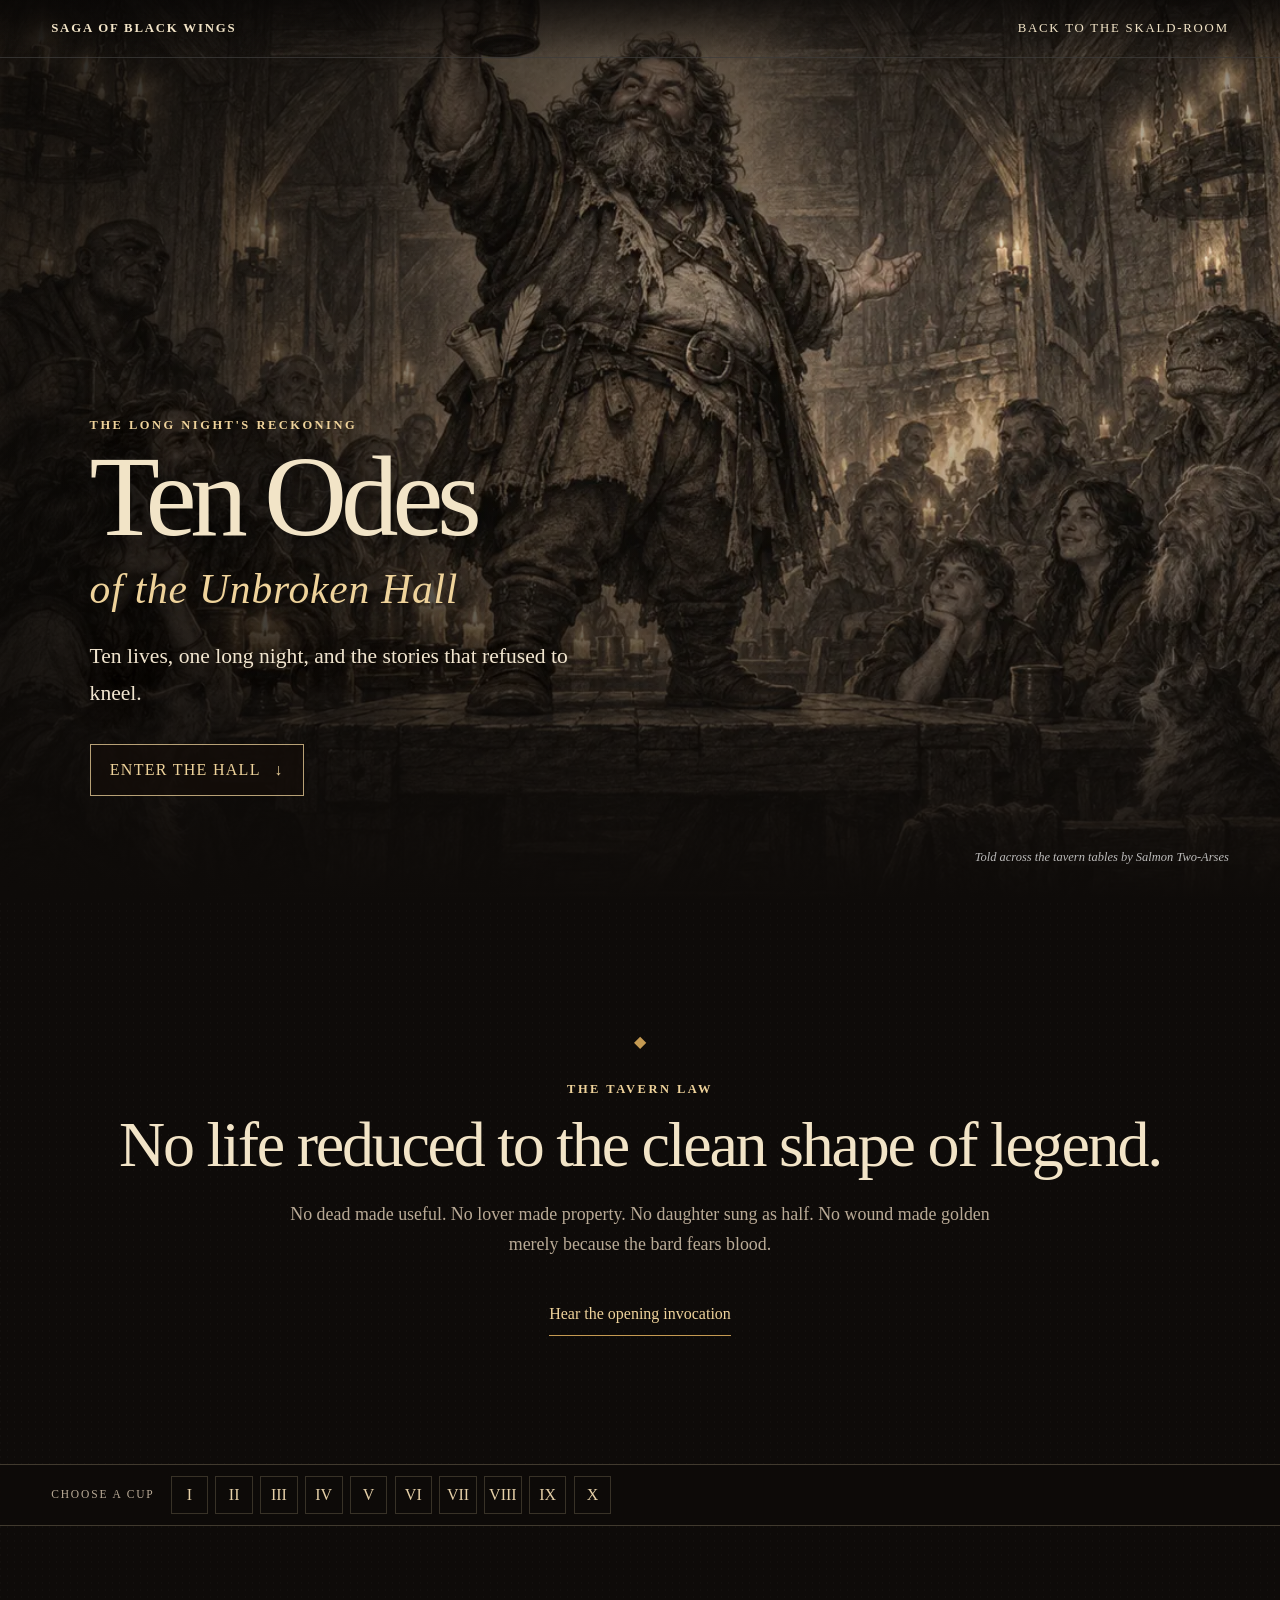
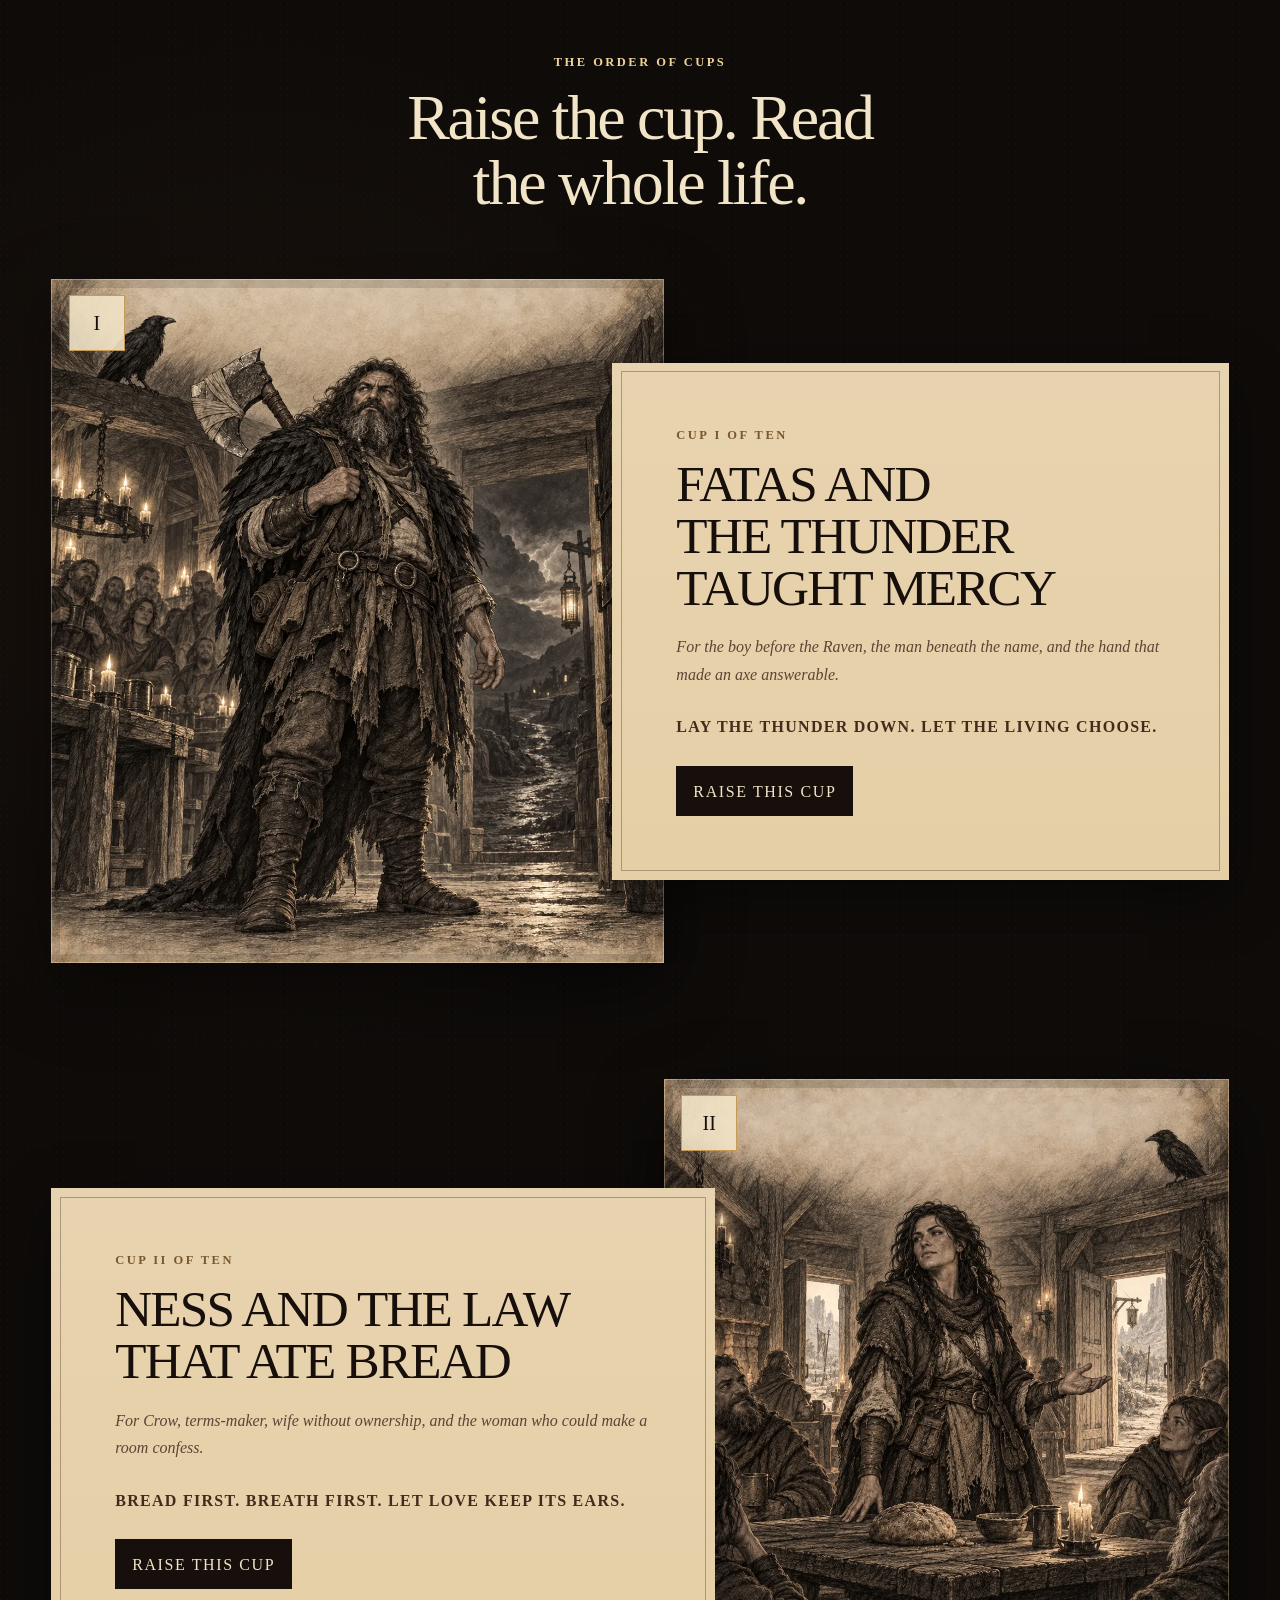
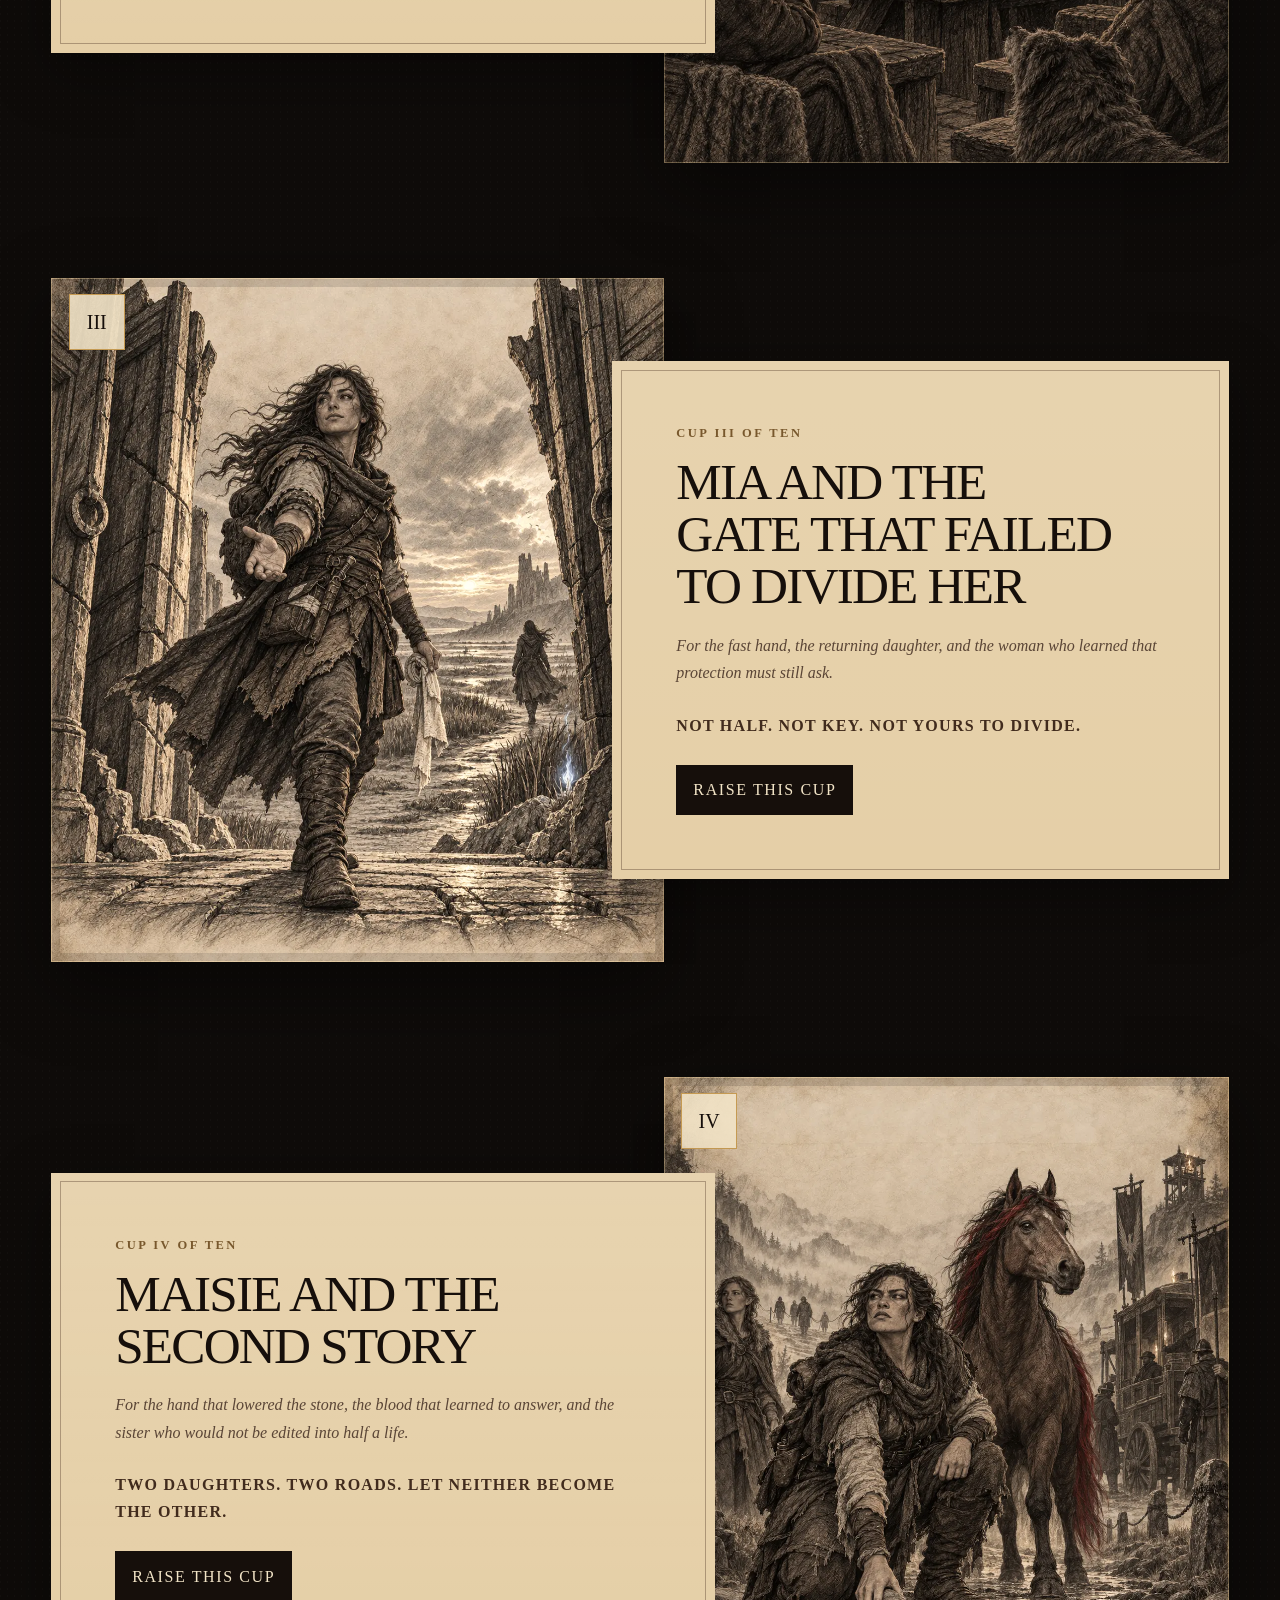
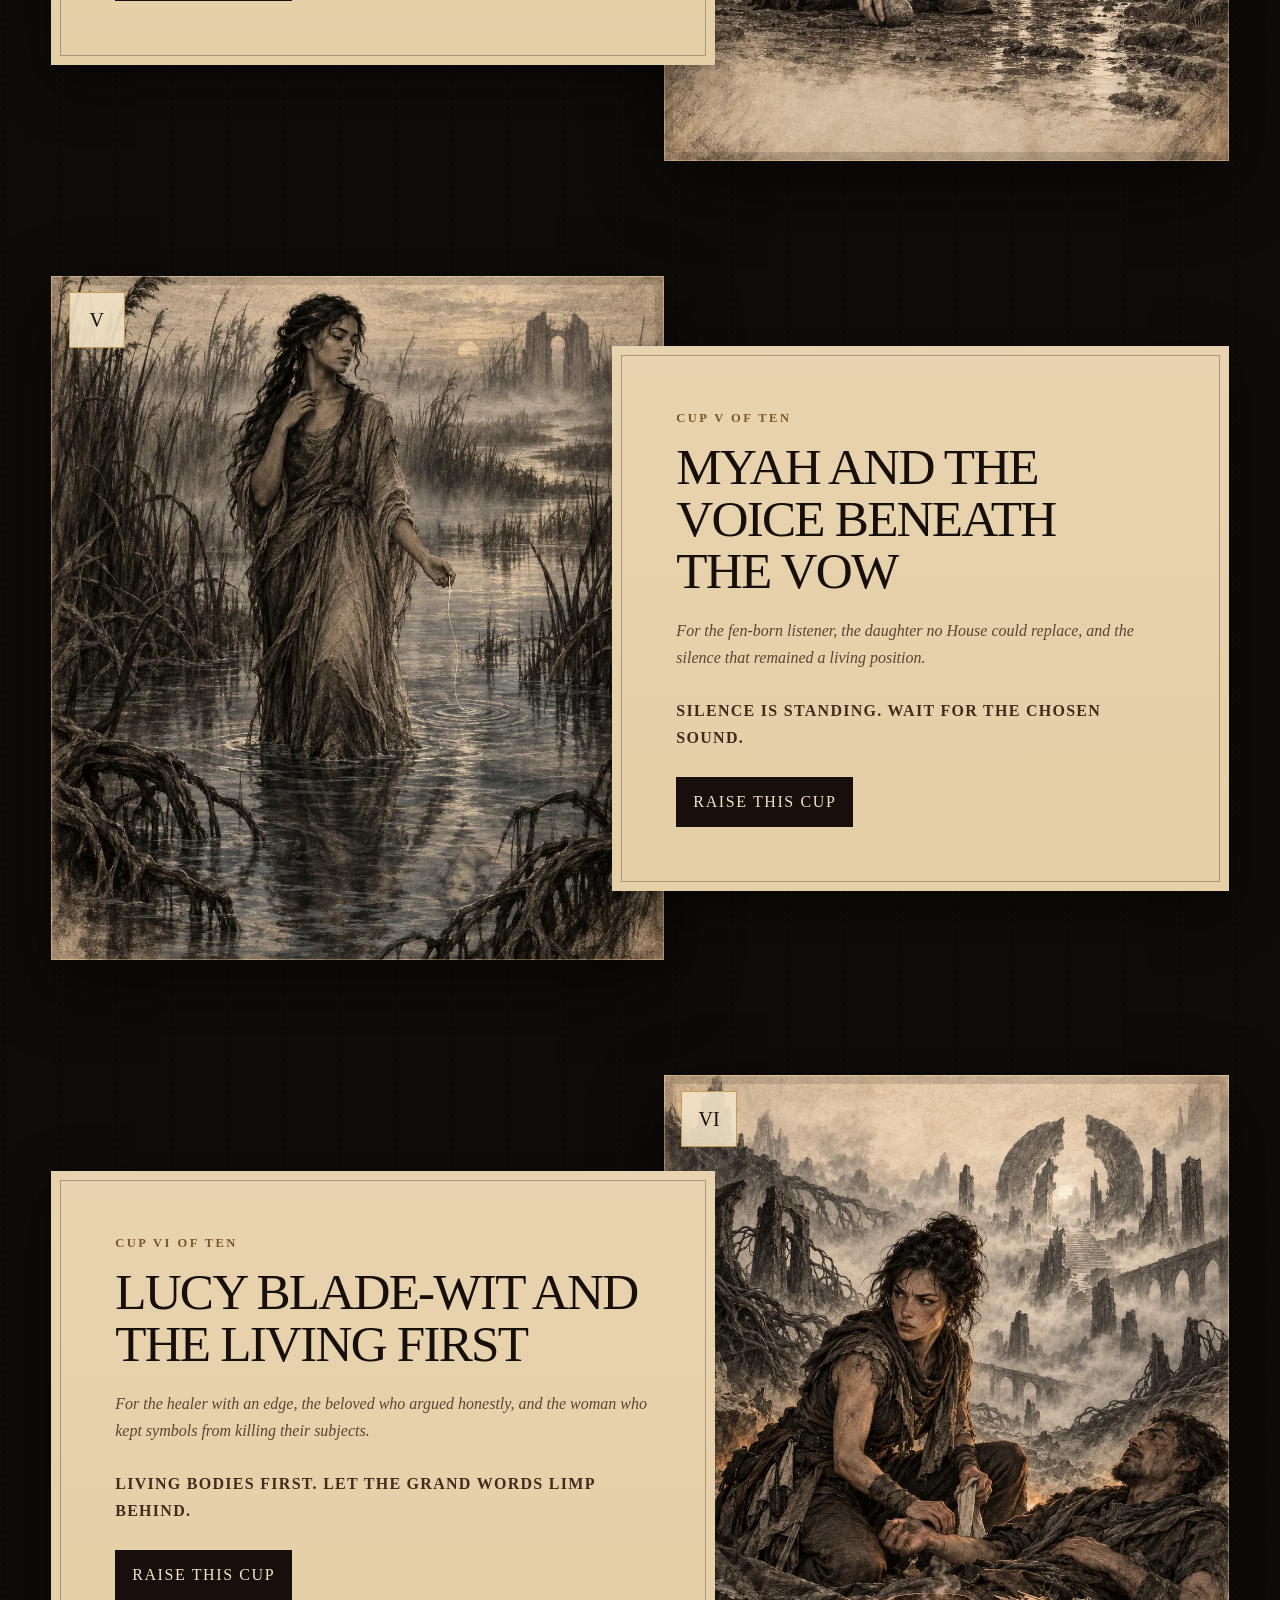
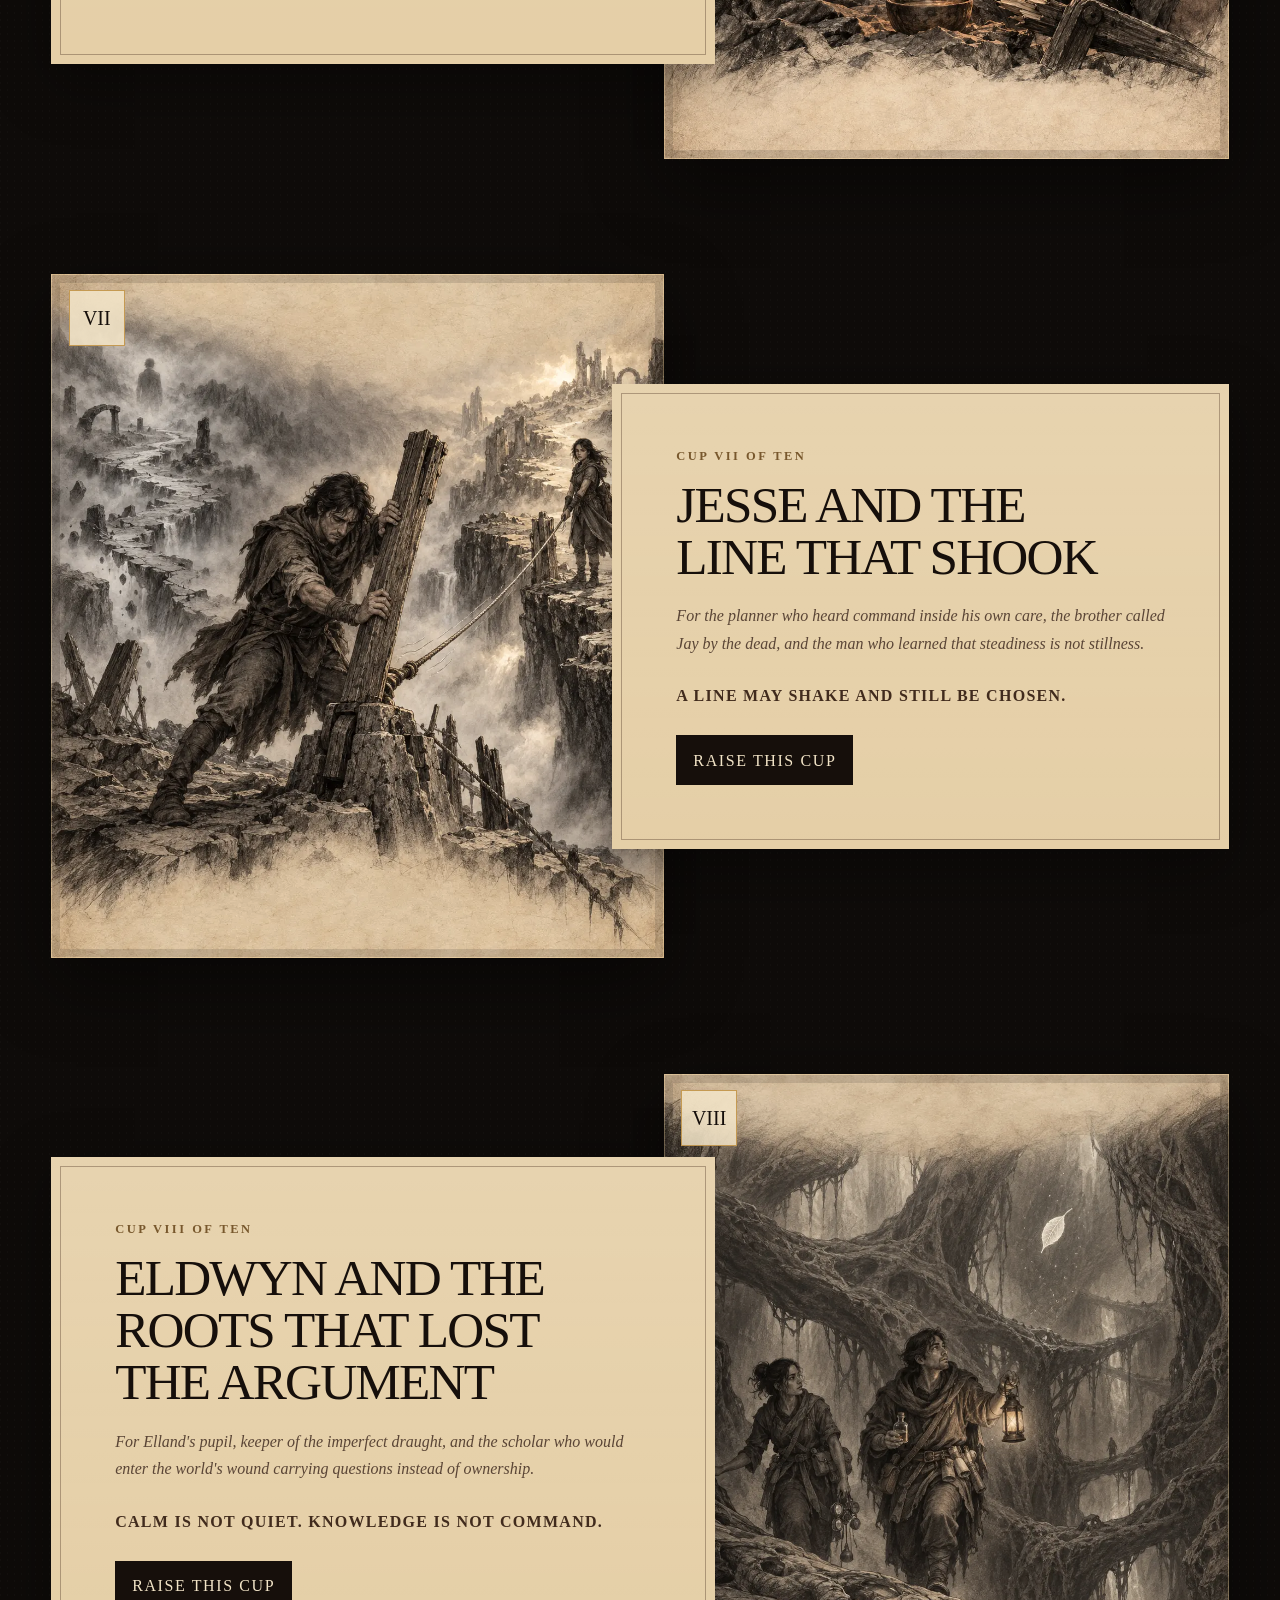
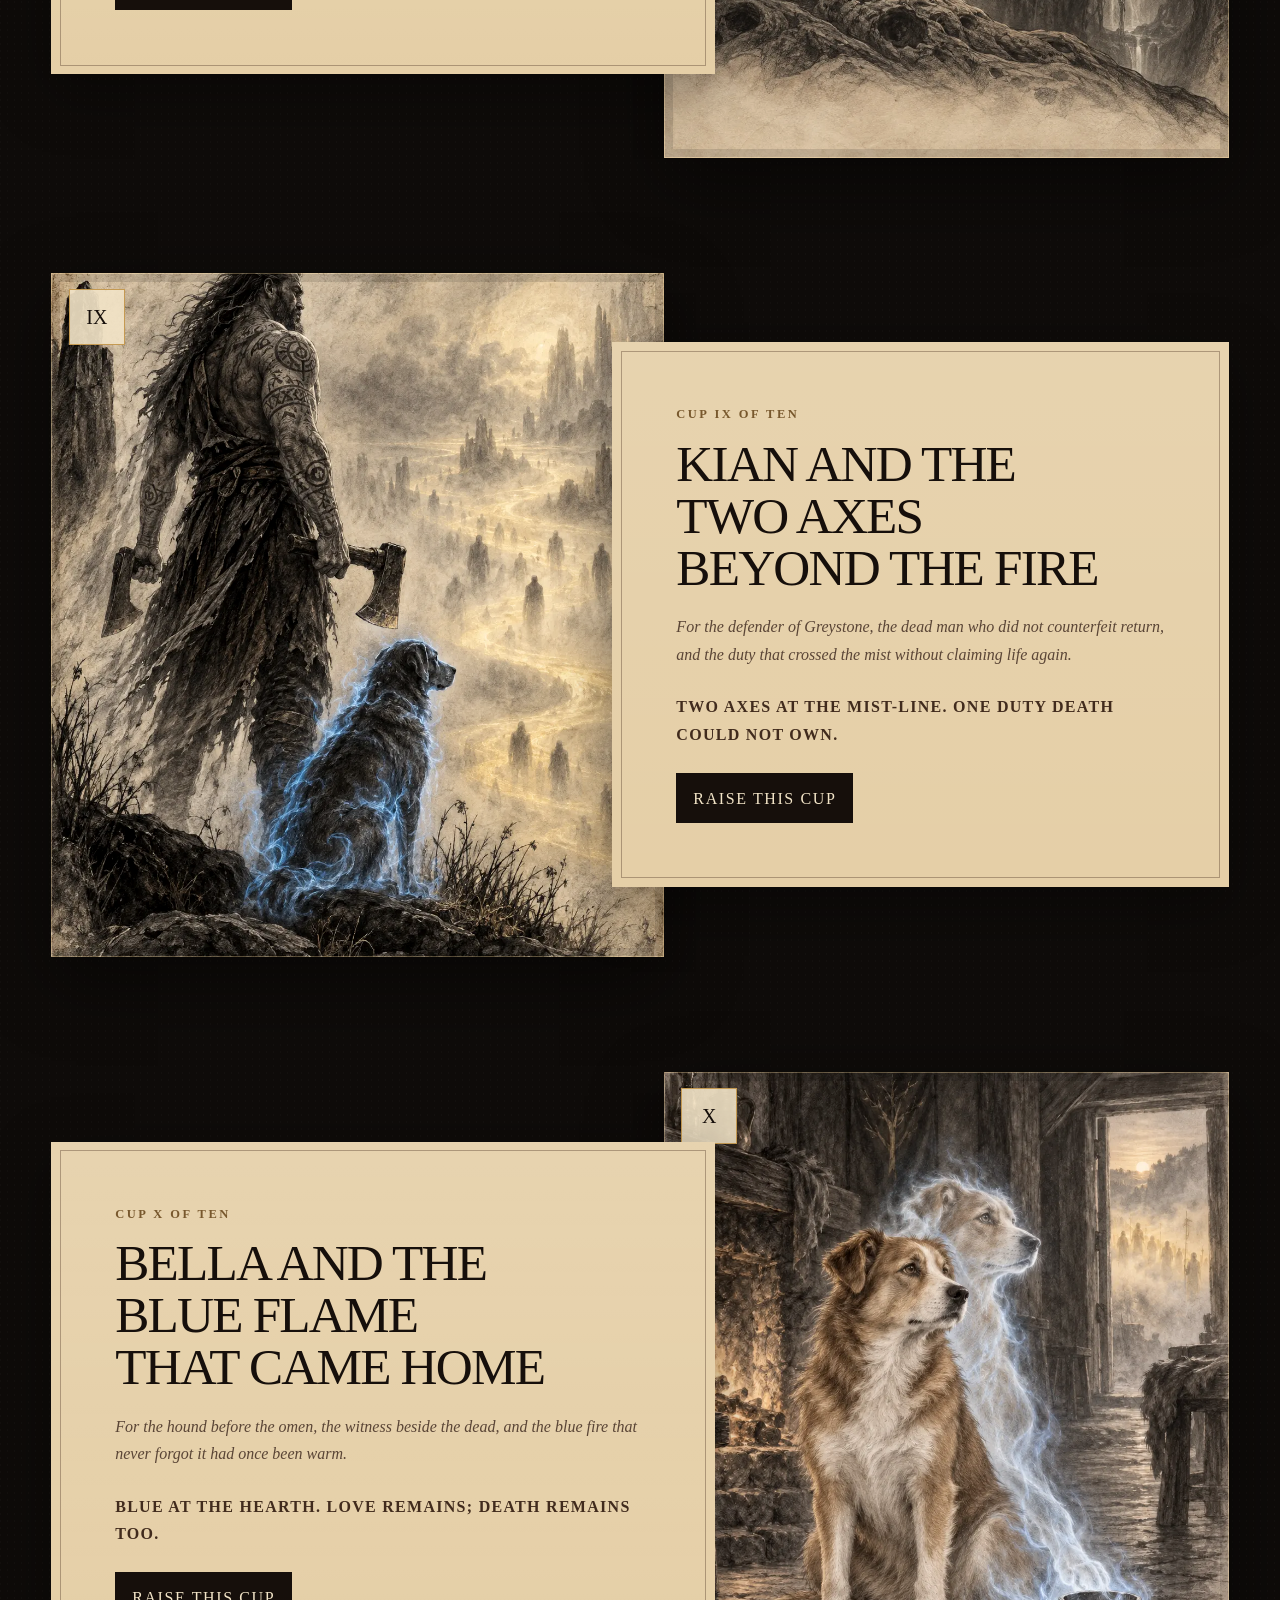
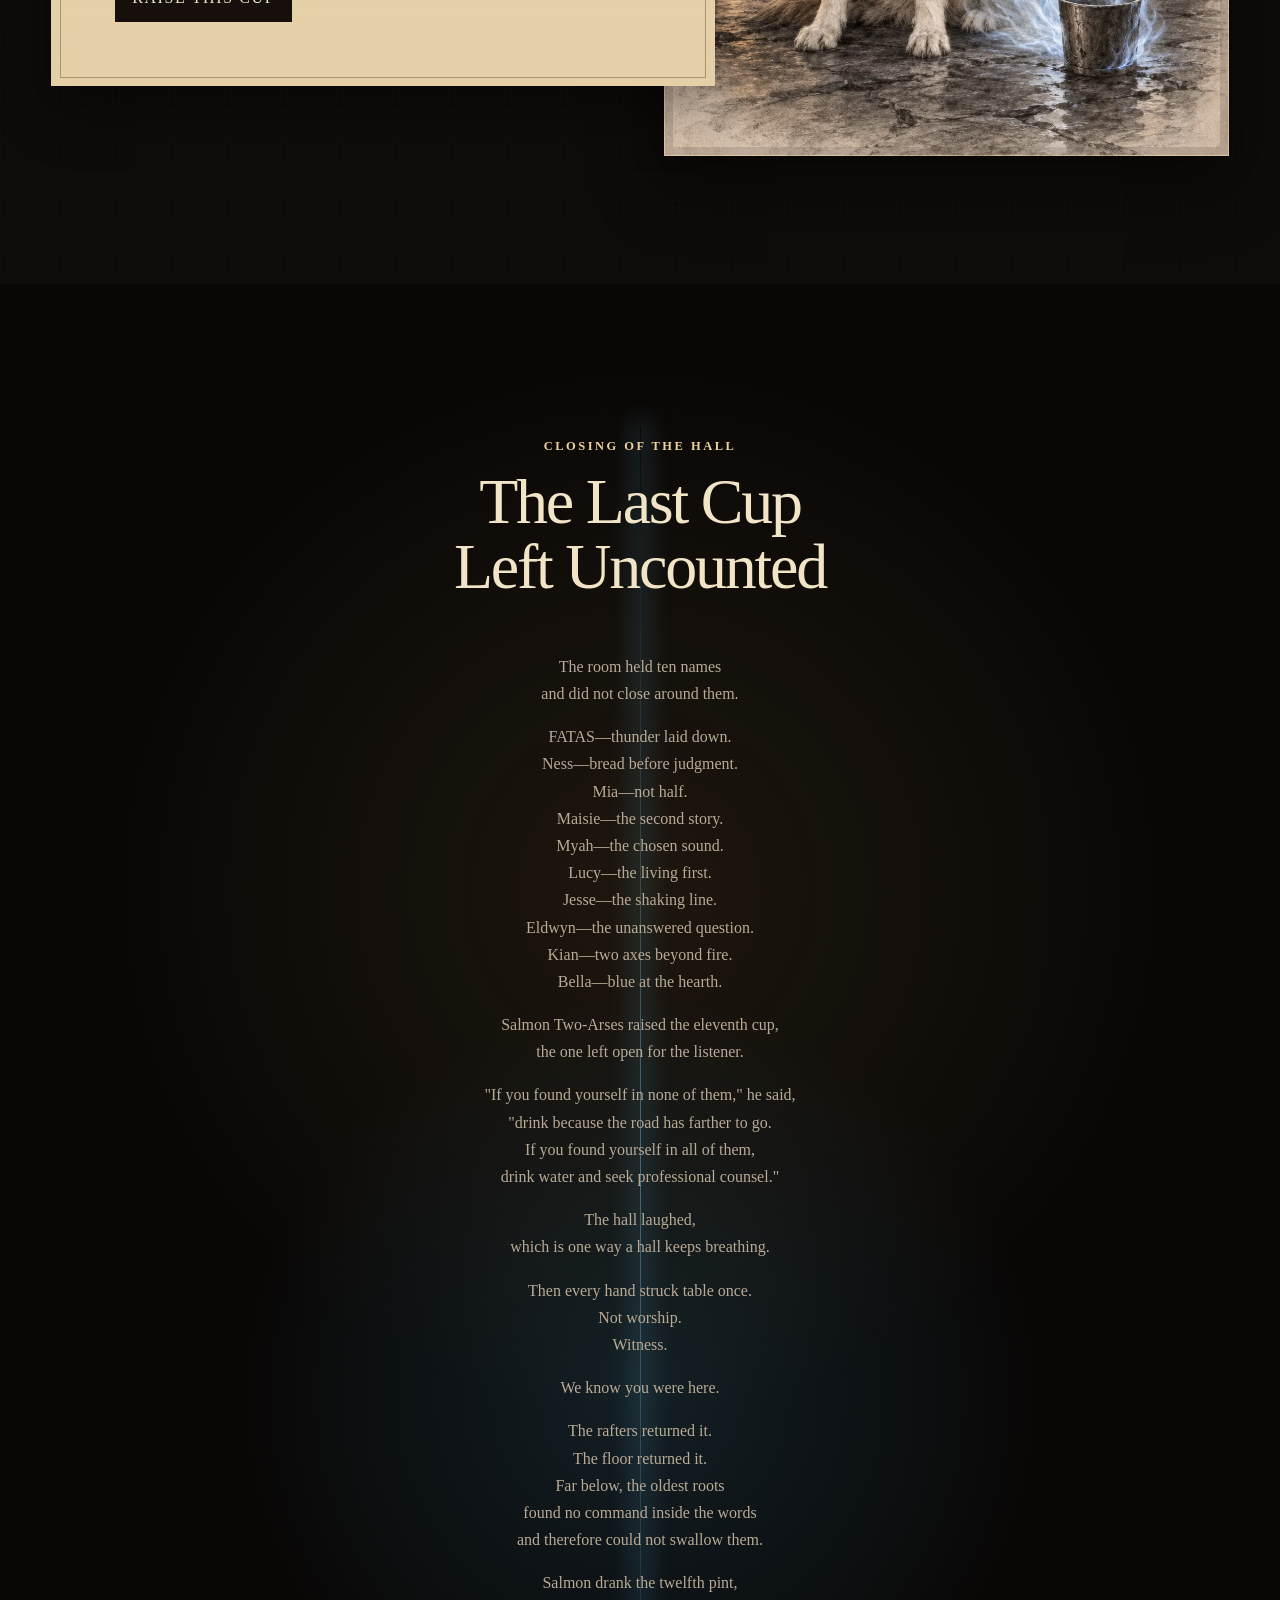
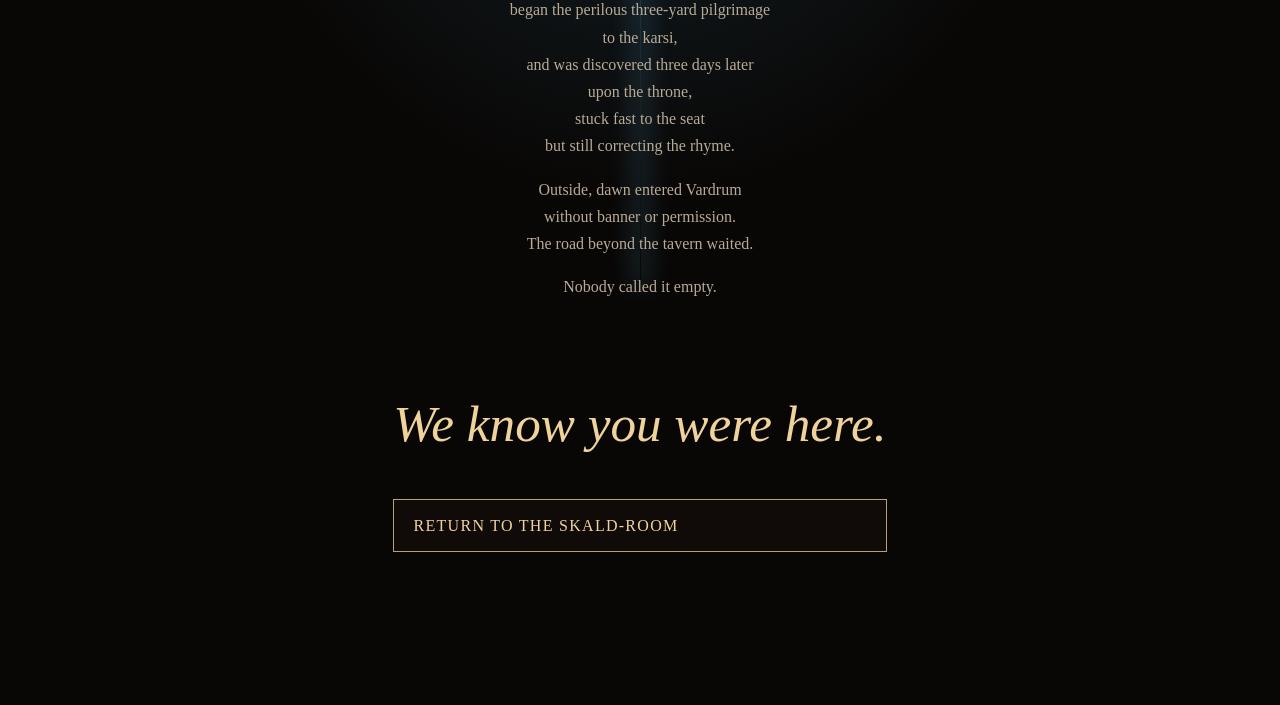
<file: unbroken-hall.html>
<!doctype html>
<html lang="en">
<head>
  <meta charset="utf-8">
  <meta name="viewport" content="width=device-width, initial-scale=1">
  <meta name="theme-color" content="#100d0a">
  <title>Ten Odes of the Unbroken Hall | Saga of Black Wings</title>
  <meta name="description" content="Ten lives, one long night, and the stories that refused to kneel. Enter the Unbroken Hall and raise each cup.">
  <link rel="canonical" href="https://sagaofblackwings.com/unbroken-hall.html">
  <link rel="stylesheet" href="unbroken-hall.css?v=20260910b">
  <script src="unbroken-hall.js?v=20260910b" defer></script>
</head>
<body>
  <a class="skip" href="#cups">Skip to the ten cups</a>

  <header class="hero" id="top">
    <img class="hero-art" src="unbroken-hall-salmon.webp" alt="Salmon Two-Arses stands upon a tavern table, raising a cup before the Unbroken Hall.">
    <div class="hero-shade"></div>
    <nav class="masthead" aria-label="Page navigation">
      <a class="brand" href="index.html">Saga of Black Wings</a>
      <a href="odes.html">Back to the Skald-Room</a>
    </nav>
    <div class="hero-copy">
      <p class="eyebrow">The Long Night's Reckoning</p>
      <h1>Ten Odes<br><span>of the Unbroken Hall</span></h1>
      <p class="lede">Ten lives, one long night, and the stories that refused to kneel.</p>
      <button class="enter" type="button" data-scroll="#invocation">Enter the Hall <span aria-hidden="true">↓</span></button>
    </div>
    <p class="credit">Told across the tavern tables by Salmon Two-Arses</p>
  </header>

  <main>
    <section class="law" id="invocation" aria-labelledby="law-title">
      <p class="eyebrow">The Tavern Law</p>
      <h2 id="law-title">No life reduced to the clean shape of legend.</h2>
      <p>No dead made useful. No lover made property. No daughter sung as half. No wound made golden merely because the bard fears blood.</p>
      <button class="text-button" type="button" data-opening>Hear the opening invocation</button>
    </section>

    <nav class="cup-nav" aria-label="Choose a cup">
      <span>Choose a cup</span>
      <div id="cup-links"></div>
    </nav>

    <section class="cups" id="cups" aria-labelledby="cups-title">
      <div class="section-heading">
        <p class="eyebrow">The Order of Cups</p>
        <h2 id="cups-title">Raise the cup. Read the whole life.</h2>
      </div>
      <div id="cup-grid" class="cup-grid" aria-live="polite"></div>
    </section>

    <section class="closing" id="closing" aria-labelledby="closing-title">
      <div class="closing-flame" aria-hidden="true"></div>
      <p class="eyebrow">Closing of the Hall</p>
      <h2 id="closing-title">The Last Cup Left Uncounted</h2>
      <div id="closing-text" class="closing-text"></div>
      <p class="witness">We know you were here.</p>
      <a class="home-link" href="odes.html">Return to the Skald-Room</a>
    </section>
  </main>

  <dialog id="reading-room" aria-labelledby="dialog-title">
    <button class="close" type="button" aria-label="Close the ode">×</button>
    <div class="dialog-art-wrap">
      <img id="dialog-art" alt="">
      <span id="dialog-number"></span>
    </div>
    <article class="dialog-copy">
      <p id="dialog-cup" class="eyebrow"></p>
      <h2 id="dialog-title"></h2>
      <p id="dialog-dedication" class="dedication"></p>
      <p id="dialog-bard" class="bard"></p>
      <p id="dialog-refrain" class="refrain"></p>
      <div id="dialog-body" class="ode-body"></div>
      <p class="witness small">We know you were here.</p>
    </article>
  </dialog>

  <dialog id="opening-room" aria-labelledby="opening-title">
    <button class="close" type="button" aria-label="Close the opening invocation">×</button>
    <article class="opening-copy">
      <p class="eyebrow">Opening Invocation</p>
      <h2 id="opening-title">The Bard Climbs the Table</h2>
      <div id="opening-text" class="ode-body"></div>
    </article>
  </dialog>

  <noscript><p class="noscript">This hall needs JavaScript to open the ten cups.</p></noscript>
</body>
</html>
</file>
<file: style.css>
@import url("https://fonts.googleapis.com/css2?family=Cinzel:wght@500;600;700;800&family=Libre+Baskerville:ital,wght@0,400;0,700;1,400&display=swap");

:root {

  --black: #050608;

  --black-soft: #0b0d11;

  --charcoal: #12151a;

  --charcoal-light: #1a1f25;

  --parchment: #f4ead7;

  --parchment-soft: #d9ccb5;

  --gold: #ddb65f;

  --gold-bright: #f0d28c;

  --gold-dark: #8d642d;

  --crimson: #9f2837;

  --crimson-dark: #4e111a;

  --forest: #315a45;

  --forest-dark: #122b22;

  --blue: #315d83;

  --purple: #60466f;

  --border: rgba(221, 182, 95, 0.28);

  --border-bright: rgba(240, 210, 140, 0.58);

  --shadow: 0 24px 70px rgba(0, 0, 0, 0.58);

  --soft-shadow: 0 12px 32px rgba(0, 0, 0, 0.38);

  --radius: 22px;

  --radius-small: 14px;

  --page-width: 1220px;

}

* {

  box-sizing: border-box;

}

html {

  scroll-behavior: smooth;

}

body {

  margin: 0;

  min-height: 100vh;

  overflow-x: hidden;

  color: var(--parchment);

  background:

    radial-gradient(circle at 15% 0%, rgba(159, 40, 55, 0.24), transparent 33rem),

    radial-gradient(circle at 90% 18%, rgba(49, 93, 131, 0.17), transparent 30rem),

    radial-gradient(circle at 48% 70%, rgba(49, 90, 69, 0.11), transparent 36rem),

    linear-gradient(180deg, #050608 0%, #0c0d11 45%, #050608 100%);

  font-family: "Libre Baskerville", Georgia, serif;

  font-size: 16px;

  line-height: 1.8;

}

body::before {

  content: "";

  position: fixed;

  inset: 0;

  z-index: -2;

  pointer-events: none;

  opacity: 0.25;

  background-image:

    linear-gradient(rgba(255,255,255,0.015) 1px, transparent 1px),

    linear-gradient(90deg, rgba(255,255,255,0.012) 1px, transparent 1px);

  background-size: 52px 52px;

}

body::after {

  content: "";

  position: fixed;

  inset: 0;

  z-index: -1;

  pointer-events: none;

  background:

    linear-gradient(90deg, rgba(0,0,0,0.45), transparent 16%, transparent 84%, rgba(0,0,0,0.45)),

    radial-gradient(circle at center, transparent 50%, rgba(0,0,0,0.42) 100%);

}

a {

  color: var(--gold-bright);

}

a:hover {

  color: #fff1c8;

}

img {

  display: block;

  max-width: 100%;

  height: auto;

  border-radius: var(--radius-small);

}

h1,

h2,

h3,

h4 {

  margin-top: 0;

  color: var(--parchment);

  font-family: "Cinzel", Georgia, serif;

  line-height: 1.2;

  letter-spacing: 0.035em;

}

h1 {

  font-size: clamp(2.8rem, 8vw, 6.8rem);

}

h2 {

  margin-bottom: 1.2rem;

  font-size: clamp(2rem, 4.5vw, 3.6rem);

}

h3 {

  font-size: clamp(1.25rem, 2.4vw, 1.75rem);

}

p {

  margin-top: 0;

}

blockquote {

  position: relative;

  max-width: 850px;

  margin: 2rem auto;

  padding: 1.5rem 2rem;

  color: var(--gold-bright);

  border-top: 1px solid var(--border);

  border-bottom: 1px solid var(--border);

  font-style: italic;

  text-align: center;

}

blockquote::before,

blockquote::after {

  color: var(--crimson);

  font-family: "Cinzel", serif;

  font-style: normal;

  font-size: 1.8rem;

}

.skip-link {

  position: fixed;

  top: -100px;

  left: 1rem;

  z-index: 9999;

  padding: 0.8rem 1rem;

  color: #080808;

  background: var(--gold-bright);

  border-radius: 0 0 10px 10px;

  font-weight: 700;

  text-decoration: none;

}

.skip-link:focus {

  top: 0;

}

.site-nav {

  position: sticky;

  top: 0;

  z-index: 1000;

  display: flex;

  justify-content: center;

  align-items: center;

  gap: 0.25rem;

  padding: 0.7rem 1rem;

  overflow-x: auto;

  background: rgba(5, 6, 8, 0.92);

  border-top: 1px solid rgba(221, 182, 95, 0.08);

  border-bottom: 1px solid var(--border);

  box-shadow: 0 8px 30px rgba(0, 0, 0, 0.35);

  backdrop-filter: blur(18px);

  scrollbar-width: none;

}

.site-nav::-webkit-scrollbar {

  display: none;

}

.site-nav a {

  flex: 0 0 auto;

  position: relative;

  padding: 0.62rem 0.82rem;

  color: #ded4c2;

  border-radius: 999px;

  font-family: "Cinzel", Georgia, serif;

  font-size: 0.74rem;

  font-weight: 700;

  letter-spacing: 0.055em;

  text-decoration: none;

  text-transform: uppercase;

  transition: color 0.2s ease, background 0.2s ease, transform 0.2s ease;

}

.site-nav a:hover,

.site-nav a[aria-current="page"],

.site-nav a.active {

  color: #120d06;

  background: linear-gradient(135deg, var(--gold-bright), var(--gold));

  transform: translateY(-1px);

}

.page-hero,

.hero {

  position: relative;

  isolation: isolate;

  display: grid;

  min-height: 58vh;

  place-items: center;

  overflow: hidden;

  padding: 7rem 1.25rem 6rem;

  text-align: center;

  border-bottom: 1px solid var(--border);

  background:

    linear-gradient(180deg, rgba(5, 6, 8, 0.4), rgba(5, 6, 8, 0.94)),

    radial-gradient(circle at 50% 15%, rgba(159, 40, 55, 0.35), transparent 33rem),

    linear-gradient(135deg, #11141a, #050608 70%);

}

.page-hero::before,

.hero::before {

  content: "";

  position: absolute;

  inset: 0;

  z-index: -2;

  opacity: 0.26;

  background:

    repeating-linear-gradient(

      115deg,

      transparent 0,

      transparent 42px,

      rgba(221, 182, 95, 0.035) 43px,

      rgba(221, 182, 95, 0.035) 44px

    );

}

.page-hero::after,

.hero::after {

  content: "✦";

  position: absolute;

  bottom: 1.7rem;

  left: 50%;

  color: var(--gold);

  font-size: 1.45rem;

  transform: translateX(-50%);

  text-shadow: 0 0 22px rgba(221, 182, 95, 0.8);

}

.home-hero {

  min-height: 88vh;

  background:

    linear-gradient(180deg, rgba(4, 5, 7, 0.22), rgba(4, 5, 7, 0.86) 70%, #050608 100%),

    radial-gradient(circle at 50% 28%, rgba(159, 40, 55, 0.34), transparent 34rem),

    radial-gradient(circle at 80% 20%, rgba(49, 93, 131, 0.18), transparent 25rem),

    linear-gradient(135deg, #171b22 0%, #07080b 62%, #17090d 100%);

}

.hero-text {

  width: min(100%, 980px);

  margin: 0 auto;

}

.hero-text h1 {

  margin-bottom: 1rem;

  color: #fff4db;

  text-shadow:

    0 4px 0 rgba(0,0,0,0.22),

    0 0 45px rgba(221, 182, 95, 0.18);

}

.eyebrow {

  margin-bottom: 0.9rem;

  color: var(--gold);

  font-family: "Cinzel", Georgia, serif;

  font-size: 0.76rem;

  font-weight: 800;

  letter-spacing: 0.22em;

  text-transform: uppercase;

}

.tagline,

.lede {

  max-width: 820px;

  margin-right: auto;

  margin-left: auto;

  color: var(--parchment-soft);

  font-size: clamp(1rem, 2vw, 1.25rem);

}

.hero-quote {

  width: fit-content;

  margin-top: 2rem;

  margin-bottom: 2rem;

  color: var(--gold-bright);

  font-size: clamp(1.05rem, 2vw, 1.35rem);

}

.hero-buttons,

.hero-actions,

.download-row,

.social-links {

  display: flex;

  flex-wrap: wrap;

  justify-content: center;

  gap: 0.75rem;

  margin-top: 1.7rem;

}

.button {

  display: inline-flex;

  align-items: center;

  justify-content: center;

  min-height: 48px;

  padding: 0.82rem 1.3rem;

  color: var(--parchment);

  background: rgba(255, 255, 255, 0.035);

  border: 1px solid var(--border);

  border-radius: 999px;

  box-shadow: 0 7px 22px rgba(0, 0, 0, 0.24);

  font-family: "Cinzel", Georgia, serif;

  font-size: 0.76rem;

  font-weight: 800;

  letter-spacing: 0.065em;

  text-align: center;

  text-decoration: none;

  text-transform: uppercase;

  transition:

    transform 0.2s ease,

    box-shadow 0.2s ease,

    border-color 0.2s ease,

    background 0.2s ease;

}

.button:hover {

  color: #120d06;

  background: var(--gold-bright);

  border-color: var(--gold-bright);

  box-shadow: 0 12px 30px rgba(221, 182, 95, 0.2);

  transform: translateY(-3px);

}

.button.primary {

  color: #160f07;

  background: linear-gradient(135deg, var(--gold-bright), var(--gold));

  border-color: transparent;

}

.button.primary:hover {

  color: #090704;

  background: linear-gradient(135deg, #fff0bd, #e4b85d);

}

.button.secondary {

  color: var(--parchment);

  background: rgba(18, 21, 26, 0.82);

}

main,

.page-shell {

  display: block;

  width: 100%;

}

.panel,

.box,

.card,

.lore-plate,

.enquiry-panel {

  position: relative;

  width: min(calc(100% - 2rem), var(--page-width));

  margin: 2.2rem auto;

  overflow: hidden;

  padding: clamp(1.5rem, 4vw, 3.1rem);

  background:

    linear-gradient(145deg, rgba(28, 32, 38, 0.96), rgba(11, 13, 17, 0.98));

  border: 1px solid var(--border);

  border-radius: var(--radius);

  box-shadow: var(--shadow);

}

.panel::before,

.box::before,

.card::before,

.lore-plate::before,

.enquiry-panel::before {

  content: "";

  position: absolute;

  top: 0;

  left: 8%;

  width: 84%;

  height: 1px;

  background: linear-gradient(90deg, transparent, var(--gold), transparent);

  opacity: 0.65;

}

.panel h2,

.box h2,

.card h2,

.lore-plate h2 {

  color: var(--gold-bright);

}

.intro-panel {

  margin-top: -2.6rem;

  z-index: 2;

  text-align: center;

  background:

    radial-gradient(circle at 50% 0%, rgba(159, 40, 55, 0.18), transparent 28rem),

    linear-gradient(145deg, rgba(30, 33, 39, 0.98), rgba(10, 12, 15, 0.99));

}

.book-grid,

.grid {

  display: grid;

  grid-template-columns: repeat(3, minmax(0, 1fr));

  gap: 1.3rem;

  margin-top: 2rem;

}

.home-path-grid {

  grid-template-columns: repeat(2, minmax(0, 1fr));

}

.book-card,

.character-card,

.archive-figure {

  position: relative;

  overflow: hidden;

  min-height: 100%;

  padding: 1.55rem;

  background:

    linear-gradient(145deg, rgba(31, 36, 43, 0.94), rgba(13, 15, 19, 0.98));

  border: 1px solid rgba(221, 182, 95, 0.2);

  border-radius: 18px;

  box-shadow: var(--soft-shadow);

  transition:

    transform 0.24s ease,

    border-color 0.24s ease,

    box-shadow 0.24s ease;

}

.book-card::after,

.character-card::after,

.archive-figure::after {

  content: "";

  position: absolute;

  right: -55px;

  bottom: -55px;

  width: 130px;

  height: 130px;

  background: radial-gradient(circle, rgba(159, 40, 55, 0.2), transparent 68%);

  pointer-events: none;

}

.book-card:hover,

.character-card:hover,

.archive-figure:hover {

  border-color: var(--border-bright);

  box-shadow: 0 20px 45px rgba(0, 0, 0, 0.48);

  transform: translateY(-5px);

}

.featured-book {

  background:

    radial-gradient(circle at 100% 0%, rgba(221, 182, 95, 0.18), transparent 20rem),

    linear-gradient(145deg, rgba(50, 35, 22, 0.95), rgba(15, 13, 14, 0.98));

  border-color: rgba(221, 182, 95, 0.45);

}

.animal-card {

  background:

    radial-gradient(circle at 100% 0%, rgba(96, 70, 111, 0.17), transparent 16rem),

    linear-gradient(145deg, rgba(27, 31, 38, 0.96), rgba(12, 14, 18, 0.98));

}

.spirit-card {

  background:

    radial-gradient(circle at 100% 0%, rgba(220, 93, 36, 0.24), transparent 17rem),

    linear-gradient(145deg, rgba(41, 23, 18, 0.96), rgba(13, 13, 16, 0.98));

}

.book-number,

.number,

.role,

.song-credit,

.archive-note,

.small-link {

  color: var(--gold);

  font-family: "Cinzel", Georgia, serif;

  font-size: 0.72rem;

  font-weight: 800;

  letter-spacing: 0.12em;

  text-transform: uppercase;

}

.book-card h3,

.character-card h3 {

  margin-bottom: 0.7rem;

  color: #fff0ce;

}

.book-card p,

.character-card p,

.archive-figure p {

  color: #d8cebd;

}

.lore-list {

  display: flex;

  flex-wrap: wrap;

  gap: 0.65rem;

  margin: 1.5rem 0;

}

.lore-list span {

  display: inline-flex;

  align-items: center;

  min-height: 42px;

  padding: 0.55rem 0.9rem;

  color: #eadfc9;

  background: linear-gradient(135deg, rgba(49, 90, 69, 0.24), rgba(18, 21, 26, 0.82));

  border: 1px solid rgba(92, 145, 111, 0.3);

  border-radius: 999px;

  font-size: 0.87rem;

}

.law-list span {

  background: linear-gradient(135deg, rgba(159, 40, 55, 0.22), rgba(18, 21, 26, 0.82));

  border-color: rgba(159, 40, 55, 0.4);

}

.quote {

  color: var(--gold-bright);

  font-style: italic;

}

.author-layout,

.author-panel {

  display: grid;

  grid-template-columns: minmax(220px, 340px) 1fr;

  gap: clamp(1.5rem, 4vw, 3rem);

  align-items: start;

}

.author-image,

.author-photo {

  width: 100%;

  max-width: 340px;

  margin: 0 auto;

  border: 2px solid rgba(221, 182, 95, 0.48);

  border-radius: 22px;

  box-shadow: var(--shadow);

}

.author-text,

.author-biography {

  color: var(--parchment-soft);

}

.archive-figure {

  margin: 0;

}

.archive-figure img {

  width: 100%;

  margin-bottom: 1rem;

  border: 1px solid rgba(221, 182, 95, 0.22);

}

.music-sheet-frame {

  width: 100%;

  min-height: 650px;

  background: #e9e0cd;

  border: 1px solid var(--border);

  border-radius: var(--radius-small);

}

.witness-intro,

.final-road-panel {

  text-align: center;

}

footer {

  margin-top: 4rem;

  padding: 3rem 1rem;

  color: #b9ad99;

  background:

    radial-gradient(circle at 50% 0%, rgba(159, 40, 55, 0.12), transparent 22rem),

    #050608;

  border-top: 1px solid var(--border);

  text-align: center;

}

.footer-motto {

  color: var(--gold);

  font-family: "Cinzel", Georgia, serif;

  font-weight: 700;

  letter-spacing: 0.08em;

}

.footer-nav {

  display: flex;

  flex-wrap: wrap;

  justify-content: center;

  gap: 0.8rem 1.2rem;

  margin: 1.2rem 0;

}

.footer-nav a {

  color: #cfc3af;

  font-size: 0.82rem;

  text-decoration: none;

}

.footer-nav a:hover {

  color: var(--gold-bright);

}

@media (max-width: 980px) {

  .book-grid,

  .grid {

    grid-template-columns: repeat(2, minmax(0, 1fr));

  }

  .author-layout,

  .author-panel {

    grid-template-columns: 1fr;

    text-align: center;

  }

  .author-text,

  .author-biography {

    text-align: left;

  }

}

@media (max-width: 720px) {

  body {

    line-height: 1.72;

  }

  .site-nav {

    justify-content: flex-start;

    padding: 0.62rem 0.7rem;

  }

  .site-nav a {

    padding: 0.58rem 0.72rem;

    font-size: 0.67rem;

  }

  .page-hero,

  .hero {

    min-height: 54vh;

    padding: 5.5rem 1.1rem 4.6rem;

  }

  .home-hero {

    min-height: 82vh;

  }

  .panel,

  .box,

  .card,

  .lore-plate,

  .enquiry-panel {

    width: min(calc(100% - 1rem), var(--page-width));

    margin: 1rem auto;

    padding: 1.35rem;

    border-radius: 16px;

  }

  .intro-panel {

    margin-top: -1.5rem;

  }

  .book-grid,

  .grid,

  .home-path-grid {

    grid-template-columns: 1fr;

    gap: 1rem;

  }

  .book-card,

  .character-card,

  .archive-figure {

    padding: 1.25rem;

    border-radius: 15px;

  }

  .hero-buttons,

  .hero-actions,

  .download-row,

  .social-links {

    align-items: stretch;

    flex-direction: column;

  }

  .button {

    width: 100%;

    margin: 0;

  }

  blockquote {

    padding: 1.2rem 0.8rem;

  }

  .music-sheet-frame {

    min-height: 440px;

  }

}

@media (prefers-reduced-motion: reduce) {

  html {

    scroll-behavior: auto;

  }

  *,

  *::before,

  *::after {

    transition: none !important;

  }

}
</file>
<file: braid.css>
@import url('https://fonts.googleapis.com/css2?family=Cormorant+Garamond:wght@400;500;600&family=DM+Sans:wght@400;500;600&display=swap');
:root{color-scheme:dark;--bg:#100e0b;--ink:#eee5d6;--muted:#b5a58f;--gold:#d1aa70;--line:#6f57383d}
*{box-sizing:border-box}html{scroll-behavior:smooth;scroll-padding-top:2rem}body{margin:0;background:radial-gradient(ellipse at 15% 28%,#49301a35,transparent 45%),var(--bg);color:var(--ink);font-family:'DM Sans',sans-serif;line-height:1.7}a{color:inherit;text-underline-offset:.3em}a:hover{color:var(--gold)}a:focus-visible,summary:focus-visible{outline:2px solid var(--gold);outline-offset:6px}h1,h2,.opening,.law{font-family:'Cormorant Garamond',Georgia,serif;font-weight:400;line-height:1.03}h1{font-size:clamp(5rem,12vw,10rem);letter-spacing:-.05em;margin:.1em 0}h2{font-size:clamp(2.6rem,4vw,4.2rem);margin:.3em 0 .5em}p{margin:0 0 1.3em}.eyebrow{color:var(--gold);font-size:.68rem;letter-spacing:.22em;text-transform:uppercase;font-weight:600}.masthead{max-width:1440px;margin:auto;padding:28px 5%;display:flex;justify-content:space-between;gap:20px;border-bottom:1px solid var(--line);font-size:.78rem}.masthead a{text-decoration:none}.brand{letter-spacing:.08em}.masthead nav{display:flex;gap:28px}.introduction{text-align:center;padding:65px 20px 44px}.opening{font-size:clamp(1.7rem,3vw,2.4rem);color:#d8c3a4;margin:0 auto 26px}.invitation{color:var(--muted);font-size:.8rem}.explorer{max-width:1440px;margin:auto;padding:0 4% 80px;display:grid;grid-template-columns:1.25fr 1fr;gap:5%;align-items:start}.artifact-column{position:sticky;top:24px}.artifact{margin:0}.medallion{position:relative;border-radius:8px;overflow:hidden;isolation:isolate}.medallion img{display:block;width:100%;height:auto}.medallion:after{content:'';position:absolute;inset:0;pointer-events:none;background:radial-gradient(circle at var(--light-x,50%) var(--light-y,40%),#ffe0a418,transparent 32%);mix-blend-mode:screen}.marks{position:absolute;inset:0}.mark{position:absolute;z-index:1;width:44px;height:44px;display:grid;place-items:center;border:1px solid #e7c78e;border-radius:50%;background:#171008df;color:#ffe3ae;text-decoration:none;font-size:.8rem;box-shadow:0 0 0 5px #17100830,0 3px 15px #0009;transition:box-shadow .2s,background .2s}.mark:hover,.mark[aria-current="true"]{background:#d1aa70;color:#150e07;box-shadow:0 0 0 8px #d1aa7025,0 0 34px #d1aa7066}.ravens{left:23%;top:26%}.roots{left:48%;top:28%}.wolves{left:23%;top:63%}.gateway{left:48%;top:61%}.hands{left:48%;top:78%}figcaption{text-align:center;color:var(--muted);letter-spacing:.16em;text-transform:uppercase;font-size:.58rem;padding:20px 0 8px}.art-link{display:block;text-align:center;color:var(--gold);font-size:.75rem}.readings{padding-top:16px;min-width:0}.reading-note{font-size:.78rem;color:var(--muted);max-width:48ch}.readings details{border-top:1px solid var(--line);scroll-margin-top:30px}.readings details:last-of-type{border-bottom:1px solid var(--line)}summary{list-style:none;display:flex;align-items:center;gap:18px;padding:22px 0;cursor:pointer;font-family:'Cormorant Garamond',Georgia,serif;font-size:1.65rem;line-height:1.15}summary::-webkit-details-marker{display:none}.number{font:500 .65rem 'DM Sans',sans-serif;color:var(--gold);align-self:flex-start;padding-top:8px}summary small{display:block;font:400 .68rem 'DM Sans',sans-serif;color:var(--muted);margin-top:8px;letter-spacing:.04em}.toggle{font:300 1.5rem 'DM Sans',sans-serif;margin-left:auto;color:var(--gold);transition:transform .2s}details[open] .toggle{transform:rotate(45deg)}details[open] summary{color:#e8c690}.reading{padding:0 12px 28px 36px;font-size:.86rem;color:#d2c6b5}.reading blockquote{border-left:1px solid var(--gold);margin:22px 0;padding:0 0 0 16px;color:var(--gold);font-family:Georgia,serif;font-style:italic}.reading a{font-size:.72rem}.vow{max-width:850px;margin:auto;padding:80px 30px 90px;text-align:center;border-top:1px solid var(--line)}.vow>p:not(.eyebrow):not(.law){max-width:58ch;margin:0 auto 30px;color:var(--muted);font-size:.9rem}.vow .law{font-size:clamp(2rem,4vw,3.1rem);color:var(--gold);margin:40px 0 25px}.vow a{font-size:.78rem}.closing{max-width:1120px;margin:auto;padding:32px 5%;border-top:1px solid var(--line);border-bottom:1px solid var(--line);display:flex;justify-content:space-between;gap:24px;font-size:.83rem}.closing a{text-decoration:none}footer{padding:36px 24px;text-align:center;color:var(--muted);font-size:.67rem}footer p:last-child{max-width:72ch;margin:auto;font-size:.62rem;color:#988b78}.skip{position:absolute;top:-100px;left:16px;z-index:9;background:var(--bg);padding:12px}.skip:focus{top:12px}.sr-only{position:absolute;width:1px;height:1px;padding:0;margin:-1px;overflow:hidden;clip:rect(0,0,0,0);white-space:nowrap;border:0}
@media(min-width:1500px){.introduction{padding-top:80px}}
@media(max-width:850px){.explorer{grid-template-columns:1fr;gap:38px;padding:0 6% 50px}.artifact-column{position:static;max-width:620px;width:100%;margin:auto}.readings{max-width:620px;margin:auto;width:100%}.introduction{padding-top:45px}.masthead{flex-wrap:wrap}.masthead nav{gap:20px}.vow{padding:60px 24px}.closing{flex-wrap:wrap}.mark{width:44px;height:44px;transform:translate(-15%,-15%)}}
@media(prefers-reduced-motion:reduce){html{scroll-behavior:auto}*,*:before,*:after{transition:none!important;animation:none!important}.medallion:after{display:none}}
</file>
<file: inksmith.css>
:root {
  color-scheme: dark;
  --ink: #090807;
  --soot: #15110e;
  --parchment: #d2b98d;
  --paper: #bda477;
  --ember: #b56d32;
  --gold: #d8b56b;
  --bone: #f0e2c6;
  --muted: #b7a78f;
  --line: rgba(216, 181, 107, 0.36);
}

* { box-sizing: border-box; }

html { scroll-behavior: smooth; }

body {
  margin: 0;
  color: var(--bone);
  background:
    radial-gradient(circle at 15% 8%, rgba(181, 109, 50, 0.14), transparent 30rem),
    linear-gradient(180deg, #080706 0%, #110e0c 52%, #080706 100%);
  font-family: Georgia, "Times New Roman", serif;
  font-size: 1rem;
  line-height: 1.7;
}

a { color: inherit; }

.skip {
  position: fixed;
  left: 1rem;
  top: -5rem;
  z-index: 20;
  padding: .75rem 1rem;
  color: var(--ink);
  background: var(--gold);
}

.skip:focus { top: 1rem; }

.hero {
  min-height: 92vh;
  padding: 1.25rem clamp(1.1rem, 4vw, 4rem) 4rem;
  border-bottom: 1px solid var(--line);
}

.masthead {
  width: min(1240px, 100%);
  margin: 0 auto clamp(3rem, 7vw, 6rem);
  display: flex;
  align-items: center;
  justify-content: space-between;
  gap: 1rem;
  font-family: ui-sans-serif, system-ui, sans-serif;
  font-size: .82rem;
  letter-spacing: .12em;
  text-transform: uppercase;
}

.masthead a { text-decoration: none; }
.masthead a:hover, .masthead a:focus-visible { color: var(--gold); }
.brand { font-weight: 800; }

.hero-grid {
  width: min(1240px, 100%);
  margin: auto;
  display: grid;
  grid-template-columns: minmax(280px, .78fr) minmax(420px, 1.22fr);
  gap: clamp(2rem, 6vw, 5rem);
  align-items: center;
}

.eyebrow {
  margin: 0 0 .65rem;
  color: var(--gold);
  font-family: ui-sans-serif, system-ui, sans-serif;
  font-size: .78rem;
  font-weight: 800;
  letter-spacing: .22em;
  text-transform: uppercase;
}

h1, h2 { text-wrap: balance; }

h1 {
  margin: 0;
  font-size: clamp(3.4rem, 8vw, 7.7rem);
  line-height: .82;
  letter-spacing: -.055em;
  text-transform: uppercase;
}

h1 span {
  display: inline-block;
  margin-top: .3em;
  color: var(--parchment);
  font-size: .48em;
  letter-spacing: .02em;
}

.lede {
  max-width: 34rem;
  margin: 2rem 0;
  color: var(--muted);
  font-size: clamp(1.15rem, 2vw, 1.45rem);
}

.button {
  display: inline-flex;
  gap: .7rem;
  padding: .85rem 1.15rem;
  border: 1px solid var(--gold);
  color: var(--gold);
  font-family: ui-sans-serif, system-ui, sans-serif;
  font-size: .84rem;
  font-weight: 800;
  letter-spacing: .1em;
  text-decoration: none;
  text-transform: uppercase;
}

.button:hover, .button:focus-visible {
  color: var(--ink);
  background: var(--gold);
}

.hero-art {
  margin: 0;
  transform: rotate(.35deg);
}

.hero-art img {
  display: block;
  width: 100%;
  height: auto;
  border: 1px solid var(--line);
  box-shadow: 0 2rem 6rem rgba(0, 0, 0, .55);
  filter: saturate(.84) contrast(1.03);
}

.hero-art figcaption {
  margin-top: .75rem;
  color: var(--muted);
  font-size: .86rem;
  font-style: italic;
  text-align: right;
}

main { padding: clamp(3.5rem, 8vw, 8rem) 1rem; }

.craft-note {
  width: min(760px, 100%);
  margin: 0 auto clamp(4rem, 8vw, 7rem);
  text-align: center;
}

.craft-note h2,
.ode-heading h2 {
  margin: 0 0 1rem;
  font-size: clamp(2rem, 5vw, 4rem);
  line-height: 1.03;
}

.craft-note > p:not(.eyebrow) {
  margin: 1rem auto;
  color: var(--muted);
  font-size: 1.08rem;
}

.craft-note .credit {
  padding-top: 1rem;
  border-top: 1px solid var(--line);
}

.ode {
  position: relative;
  width: min(900px, 100%);
  margin: auto;
  padding: clamp(2rem, 7vw, 5.5rem);
  color: #211a13;
  background:
    linear-gradient(rgba(255,255,255,.035), rgba(0,0,0,.035)),
    var(--parchment);
  border: 1px solid #8f7247;
  box-shadow: 0 2rem 6rem rgba(0, 0, 0, .5), inset 0 0 4rem rgba(75, 47, 21, .12);
}

.ode::before,
.ode::after {
  content: "";
  position: absolute;
  inset: 1rem;
  border: 1px solid rgba(67, 43, 22, .22);
  pointer-events: none;
}

.ode::after { inset: 1.35rem; border-style: dashed; opacity: .45; }

.ode-heading {
  position: relative;
  z-index: 1;
  margin-bottom: 3.5rem;
  padding-bottom: 2rem;
  border-bottom: 1px solid rgba(60, 39, 20, .3);
  text-align: center;
}

.ode-heading .eyebrow { color: #633817; }

.verse {
  position: relative;
  z-index: 1;
  max-width: 43rem;
  margin: auto;
  font-size: clamp(1.03rem, 1.8vw, 1.22rem);
  line-height: 1.78;
}

.verse p { margin: 0 0 1.45rem; }

.verse p:nth-of-type(3n) { margin-bottom: 2.8rem; }

blockquote {
  margin: 3.5rem 0 2rem;
  padding: 1.8rem 1rem;
  border-top: 2px solid rgba(73, 43, 20, .55);
  border-bottom: 2px solid rgba(73, 43, 20, .55);
  font-size: clamp(1.35rem, 3vw, 2rem);
  font-style: italic;
  font-weight: 700;
  line-height: 1.45;
  text-align: center;
}

.signature {
  position: relative;
  z-index: 1;
  display: flex;
  flex-wrap: wrap;
  justify-content: center;
  gap: .45rem 1rem;
  margin-top: 3rem;
  color: #4d321e;
  font-family: ui-sans-serif, system-ui, sans-serif;
  font-size: .84rem;
  font-weight: 750;
  letter-spacing: .08em;
  text-transform: uppercase;
}

.closing-nav {
  width: min(900px, 100%);
  margin: 2rem auto 0;
  display: flex;
  flex-wrap: wrap;
  justify-content: center;
  gap: .7rem 1.5rem;
  color: var(--gold);
  font-family: ui-sans-serif, system-ui, sans-serif;
  font-size: .82rem;
  font-weight: 800;
  letter-spacing: .1em;
  text-transform: uppercase;
}

.closing-nav a { text-underline-offset: .25rem; }

@media (max-width: 820px) {
  .hero { min-height: auto; }
  .hero-grid { grid-template-columns: 1fr; }
  .hero-copy { text-align: center; }
  .lede { margin-left: auto; margin-right: auto; }
  .hero-art { width: min(680px, 100%); margin-inline: auto; }
}

@media (max-width: 520px) {
  .masthead { align-items: flex-start; font-size: .7rem; }
  .masthead a:last-child { max-width: 9rem; text-align: right; }
  h1 { font-size: clamp(3rem, 16vw, 5rem); }
  .ode { padding: 3.3rem 2rem; }
  .ode::before { inset: .65rem; }
  .ode::after { inset: .95rem; }
  .verse { font-size: 1rem; line-height: 1.7; }
}

@media (prefers-reduced-motion: reduce) {
  html { scroll-behavior: auto; }
}
/* Keep the Inksmith title clear of the sketch */
.hero-copy {
  min-width: 0;
}

.hero-copy h1 {
  font-size: clamp(2.5rem, 5vw, 5rem);
}

@media (max-width: 820px) {
  .hero-copy h1 {
    font-size: clamp(2.5rem, 12vw, 5rem);
  }
}
</file>
<file: unbroken-hall.css>
:root {
  --ink: #160f0b;
  --coal: #0e0b09;
  --wood: #241711;
  --wood-2: #382219;
  --parchment: #e5cfa7;
  --parchment-pale: #f2e4c7;
  --gold: #c59a52;
  --gold-pale: #efd39b;
  --ash: #b9aa96;
  --blue: #69b9df;
  --blue-pale: #bde9f7;
  --line: rgba(229, 207, 167, .24);
  --shadow: 0 24px 70px rgba(0,0,0,.48);
}

* { box-sizing: border-box; }
html { scroll-behavior: smooth; background: var(--coal); }
body {
  margin: 0;
  color: var(--parchment-pale);
  background:
    radial-gradient(circle at 20% 18%, rgba(126,75,39,.12), transparent 33rem),
    linear-gradient(110deg, rgba(255,255,255,.018) 1px, transparent 1px),
    var(--coal);
  background-size: auto, 7px 7px, auto;
  font-family: Georgia, "Times New Roman", serif;
  line-height: 1.7;
}

body.modal-open { overflow: hidden; }

button, a { font: inherit; }
button { color: inherit; }
a { color: inherit; }
.skip {
  position: fixed;
  left: 1rem;
  top: -5rem;
  z-index: 100;
  padding: .65rem 1rem;
  color: var(--ink);
  background: var(--parchment-pale);
}
.skip:focus { top: 1rem; }

.hero {
  position: relative;
  min-height: 100svh;
  display: grid;
  align-items: end;
  overflow: hidden;
  isolation: isolate;
}
.hero-art,
.hero-shade {
  position: absolute;
  inset: 0;
  width: 100%;
  height: 100%;
}
.hero-art { object-fit: cover; object-position: center 43%; z-index: -3; }
.hero-shade {
  z-index: -2;
  background:
    linear-gradient(180deg, rgba(10,8,6,.58) 0%, rgba(10,8,6,.08) 30%, rgba(10,8,6,.38) 65%, #0e0b09 100%),
    linear-gradient(90deg, rgba(10,8,6,.78), transparent 65%);
}
.masthead {
  position: absolute;
  top: 0;
  left: 0;
  right: 0;
  z-index: 2;
  display: flex;
  justify-content: space-between;
  gap: 1rem;
  padding: 1.1rem clamp(1.15rem, 4vw, 4.5rem);
  border-bottom: 1px solid rgba(255,255,255,.16);
  background: linear-gradient(rgba(8,6,5,.72), transparent);
}
.masthead a {
  font-size: .8rem;
  letter-spacing: .14em;
  text-decoration: none;
  text-transform: uppercase;
}
.brand { font-weight: 700; }
.hero-copy {
  width: min(53rem, 92%);
  padding: 8rem clamp(1.25rem, 7vw, 7rem) 6.5rem;
  text-shadow: 0 3px 28px rgba(0,0,0,.9);
}
.eyebrow {
  margin: 0 0 .85rem;
  color: var(--gold-pale);
  font-size: .78rem;
  font-weight: 700;
  letter-spacing: .2em;
  line-height: 1.4;
  text-transform: uppercase;
}
h1, h2, h3 { text-wrap: balance; }
h1 {
  max-width: 14ch;
  margin: 0;
  font-size: clamp(3.5rem, 9vw, 8.3rem);
  font-weight: 500;
  letter-spacing: -.055em;
  line-height: .84;
}
h1 span {
  display: block;
  margin-top: .55em;
  color: var(--gold-pale);
  font-size: .36em;
  font-style: italic;
  letter-spacing: .02em;
  line-height: 1.05;
}
.lede {
  max-width: 33rem;
  margin: 1.7rem 0 2rem;
  color: #f1e5cf;
  font-size: clamp(1.05rem, 2vw, 1.35rem);
}
.enter,
.home-link {
  display: inline-flex;
  align-items: center;
  gap: .85rem;
  min-height: 3.25rem;
  padding: .72rem 1.2rem;
  border: 1px solid rgba(239,211,155,.75);
  border-radius: 0;
  color: var(--gold-pale);
  background: rgba(20,13,9,.72);
  cursor: pointer;
  letter-spacing: .08em;
  text-decoration: none;
  text-transform: uppercase;
}
.enter:hover, .enter:focus-visible, .home-link:hover, .home-link:focus-visible {
  color: var(--ink);
  background: var(--gold-pale);
  outline: none;
}
.credit {
  position: absolute;
  right: clamp(1.25rem, 4vw, 4.5rem);
  bottom: 2rem;
  margin: 0;
  color: rgba(255,255,255,.72);
  font-size: .78rem;
  font-style: italic;
}

.law {
  position: relative;
  max-width: 74rem;
  margin: 0 auto;
  padding: clamp(5rem, 10vw, 9rem) clamp(1.25rem, 5vw, 5rem);
  text-align: center;
}
.law::before {
  content: "◆";
  display: block;
  margin-bottom: 1.6rem;
  color: var(--gold);
}
.law h2, .section-heading h2, .closing h2 {
  margin: 0 auto 1.35rem;
  font-size: clamp(2rem, 5vw, 4.8rem);
  font-weight: 500;
  letter-spacing: -.035em;
  line-height: 1.02;
}
.law > p:not(.eyebrow) {
  max-width: 46rem;
  margin: 0 auto 2rem;
  color: var(--ash);
  font-size: 1.12rem;
}
.text-button {
  padding: .5rem 0;
  border: 0;
  border-bottom: 1px solid var(--gold);
  color: var(--gold-pale);
  background: none;
  cursor: pointer;
}

.cup-nav {
  position: sticky;
  top: 0;
  z-index: 20;
  display: flex;
  align-items: center;
  gap: 1rem;
  padding: .7rem clamp(1rem, 4vw, 4rem);
  overflow-x: auto;
  color: var(--ash);
  background: rgba(14,11,9,.94);
  border-block: 1px solid var(--line);
  backdrop-filter: blur(12px);
}
.cup-nav > span {
  flex: 0 0 auto;
  font-size: .72rem;
  letter-spacing: .16em;
  text-transform: uppercase;
}
#cup-links { display: flex; gap: .45rem; }
#cup-links a {
  display: grid;
  width: 2.35rem;
  height: 2.35rem;
  place-items: center;
  border: 1px solid rgba(229,207,167,.2);
  color: var(--parchment);
  text-decoration: none;
}
#cup-links a:hover, #cup-links a:focus-visible {
  border-color: var(--gold);
  color: var(--gold-pale);
  outline: none;
}

.cups { padding: clamp(5rem, 10vw, 9rem) clamp(1rem, 4vw, 4rem); }
.section-heading {
  max-width: 80rem;
  margin: 0 auto 4rem;
  text-align: center;
}
.section-heading h2 { max-width: 16ch; }
.cup-grid {
  display: grid;
  gap: clamp(4rem, 9vw, 9rem);
  max-width: 92rem;
  margin: 0 auto;
}
.cup-card {
  display: grid;
  grid-template-columns: minmax(0, 1.04fr) minmax(19rem, .96fr);
  align-items: center;
  min-height: 42rem;
  scroll-margin-top: 5rem;
}
.cup-card:nth-child(even) .cup-art { order: 2; }
.cup-card:nth-child(even) .cup-copy { order: 1; margin-left: 0; margin-right: -3.2rem; }
.cup-art {
  position: relative;
  height: min(76vh, 51rem);
  min-height: 35rem;
  box-shadow: var(--shadow);
  overflow: hidden;
  cursor: pointer;
}
.cup-art:focus-visible {
  outline: 3px solid var(--gold-pale);
  outline-offset: 4px;
}
.cup-art::after {
  content: "";
  position: absolute;
  inset: 0;
  border: 1px solid rgba(239,211,155,.32);
  box-shadow: inset 0 0 0 8px rgba(0,0,0,.12);
  pointer-events: none;
}
.cup-art img {
  width: 100%;
  height: 100%;
  object-fit: cover;
  filter: saturate(.84) contrast(1.04);
  transition: transform 900ms cubic-bezier(.2,.7,.2,1);
}
.cup-card:hover .cup-art img { transform: scale(1.018); }
.cup-number {
  position: absolute;
  left: 1.1rem;
  top: 1rem;
  display: grid;
  width: 3.5rem;
  height: 3.5rem;
  place-items: center;
  border: 1px solid var(--gold);
  color: var(--ink);
  background: rgba(242,228,199,.9);
  font-size: 1.25rem;
}
.cup-copy {
  position: relative;
  z-index: 2;
  margin-left: -3.2rem;
  padding: clamp(2rem, 5vw, 4.2rem);
  color: var(--ink);
  background:
    linear-gradient(rgba(255,255,255,.09), transparent),
    var(--parchment);
  box-shadow: 0 18px 55px rgba(0,0,0,.38);
}
.cup-copy::before {
  content: "";
  position: absolute;
  inset: .55rem;
  border: 1px solid rgba(64,39,24,.35);
  pointer-events: none;
}
.cup-copy .eyebrow { color: #78582d; }
.cup-copy h3 {
  margin: 0 0 1.2rem;
  font-size: clamp(1.8rem, 4vw, 3.35rem);
  font-weight: 500;
  letter-spacing: -.035em;
  line-height: 1.02;
}
.cup-dedication {
  margin: 0 0 1.4rem;
  color: #5a4536;
  font-style: italic;
}
.cup-refrain {
  margin: 1.6rem 0;
  color: #412b1d;
  font-size: 1rem;
  font-weight: 700;
  letter-spacing: .08em;
}
.raise {
  position: relative;
  min-height: 3rem;
  padding: .65rem 1rem;
  border: 1px solid var(--ink);
  color: var(--parchment-pale);
  background: var(--ink);
  cursor: pointer;
  letter-spacing: .1em;
  text-transform: uppercase;
}
.raise:hover, .raise:focus-visible {
  color: var(--ink);
  background: transparent;
  outline: 2px solid #6d4b31;
  outline-offset: 3px;
}

.closing {
  position: relative;
  min-height: 90svh;
  display: grid;
  place-content: center;
  padding: clamp(6rem, 12vw, 11rem) 1.25rem;
  overflow: hidden;
  text-align: center;
  background:
    radial-gradient(circle at 50% 55%, rgba(69,156,198,.16), transparent 25rem),
    radial-gradient(circle at 50% 30%, rgba(197,154,82,.11), transparent 33rem),
    #090706;
}
.closing-flame {
  position: absolute;
  left: 50%;
  top: 7%;
  width: 1px;
  height: 72%;
  background: linear-gradient(transparent, rgba(105,185,223,.52), transparent);
  box-shadow: 0 0 25px 7px rgba(105,185,223,.2);
}
.closing > *:not(.closing-flame) { position: relative; }
.closing h2 { max-width: 14ch; }
.closing-text {
  max-width: 46rem;
  margin: 1rem auto;
  color: var(--ash);
}
.closing-text p { white-space: pre-line; }
.witness {
  margin: 3rem 0 2rem;
  color: var(--gold-pale);
  font-size: clamp(1.6rem, 4vw, 3.2rem);
  font-style: italic;
}
.witness.small { font-size: 1.35rem; }

dialog {
  width: min(72rem, calc(100% - 2rem));
  max-height: calc(100svh - 2rem);
  padding: 0;
  border: 1px solid rgba(239,211,155,.55);
  color: var(--ink);
  background: var(--parchment-pale);
  box-shadow: var(--shadow);
}
dialog::backdrop {
  background: rgba(6,5,4,.88);
  backdrop-filter: blur(8px);
}
dialog.dialog-fallback[open] {
  position: fixed;
  inset: 1rem;
  z-index: 1000;
  margin: auto;
  overflow: auto;
}
#reading-room[open] {
  display: grid;
  grid-template-columns: minmax(17rem, .72fr) minmax(0, 1.28fr);
}
.dialog-art-wrap {
  position: sticky;
  top: 0;
  height: calc(100svh - 2rem);
  max-height: 60rem;
  background: var(--coal);
}
.dialog-art-wrap img {
  width: 100%;
  height: 100%;
  object-fit: cover;
  opacity: .9;
}
#dialog-number {
  position: absolute;
  left: 1rem;
  top: 1rem;
  display: grid;
  width: 3.4rem;
  height: 3.4rem;
  place-items: center;
  border: 1px solid var(--gold);
  color: var(--gold-pale);
  background: rgba(14,11,9,.8);
}
.dialog-copy, .opening-copy {
  padding: clamp(2.5rem, 6vw, 5.5rem);
  background:
    linear-gradient(90deg, rgba(77,48,28,.06) 1px, transparent 1px),
    var(--parchment-pale);
  background-size: 6px 6px, auto;
}
.dialog-copy h2, .opening-copy h2 {
  margin: 0 0 1.5rem;
  font-size: clamp(2rem, 5vw, 4.2rem);
  font-weight: 500;
  letter-spacing: -.04em;
  line-height: .95;
}
.dialog-copy .eyebrow, .opening-copy .eyebrow { color: #78582d; }
.dedication, .bard { color: #654c3b; font-style: italic; }
.bard {
  padding-bottom: 1.5rem;
  border-bottom: 1px solid rgba(65,43,29,.25);
}
.refrain {
  margin: 2rem 0;
  font-weight: 700;
  letter-spacing: .08em;
  text-align: center;
}
.ode-body { font-size: 1.06rem; line-height: 1.82; }
.ode-body p { margin: 0 0 1.5rem; white-space: pre-line; }
.close {
  position: fixed;
  right: max(1.55rem, calc((100vw - min(72rem, calc(100vw - 2rem))) / 2 + .7rem));
  top: 1.7rem;
  z-index: 5;
  display: grid;
  width: 2.8rem;
  height: 2.8rem;
  place-items: center;
  border: 1px solid rgba(65,43,29,.55);
  border-radius: 50%;
  color: var(--ink);
  background: rgba(242,228,199,.92);
  cursor: pointer;
  font-size: 1.7rem;
}
#opening-room { max-width: 52rem; }
#opening-room[open] { display: block; }
.noscript {
  position: fixed;
  inset: auto 1rem 1rem;
  z-index: 100;
  padding: 1rem;
  color: var(--ink);
  background: var(--parchment-pale);
}

@media (max-width: 760px) {
  .hero { min-height: 88svh; }
  .hero-art { object-position: 51% center; }
  .hero-copy { padding-bottom: 4rem; }
  .credit { display: none; }
  .masthead a:last-child { display: none; }
  .cup-card {
    grid-template-columns: 1fr;
    min-height: 0;
  }
  .cup-card:nth-child(even) .cup-art,
  .cup-card:nth-child(even) .cup-copy { order: initial; }
  .cup-art { height: 64svh; min-height: 29rem; }
  .cup-copy,
  .cup-card:nth-child(even) .cup-copy {
    margin: -2.5rem 1rem 0;
    padding: 2.2rem 1.5rem;
  }
  #reading-room[open] { display: block; }
  .dialog-art-wrap {
    position: relative;
    height: 24svh;
    min-height: 10rem;
    max-height: 15rem;
  }
  .dialog-copy { padding: 2.6rem 1.35rem 4rem; }
  .close { right: 1.6rem; }
}

@media (prefers-reduced-motion: reduce) {
  html { scroll-behavior: auto; }
  .cup-art img { transition: none; }
}
</file>
